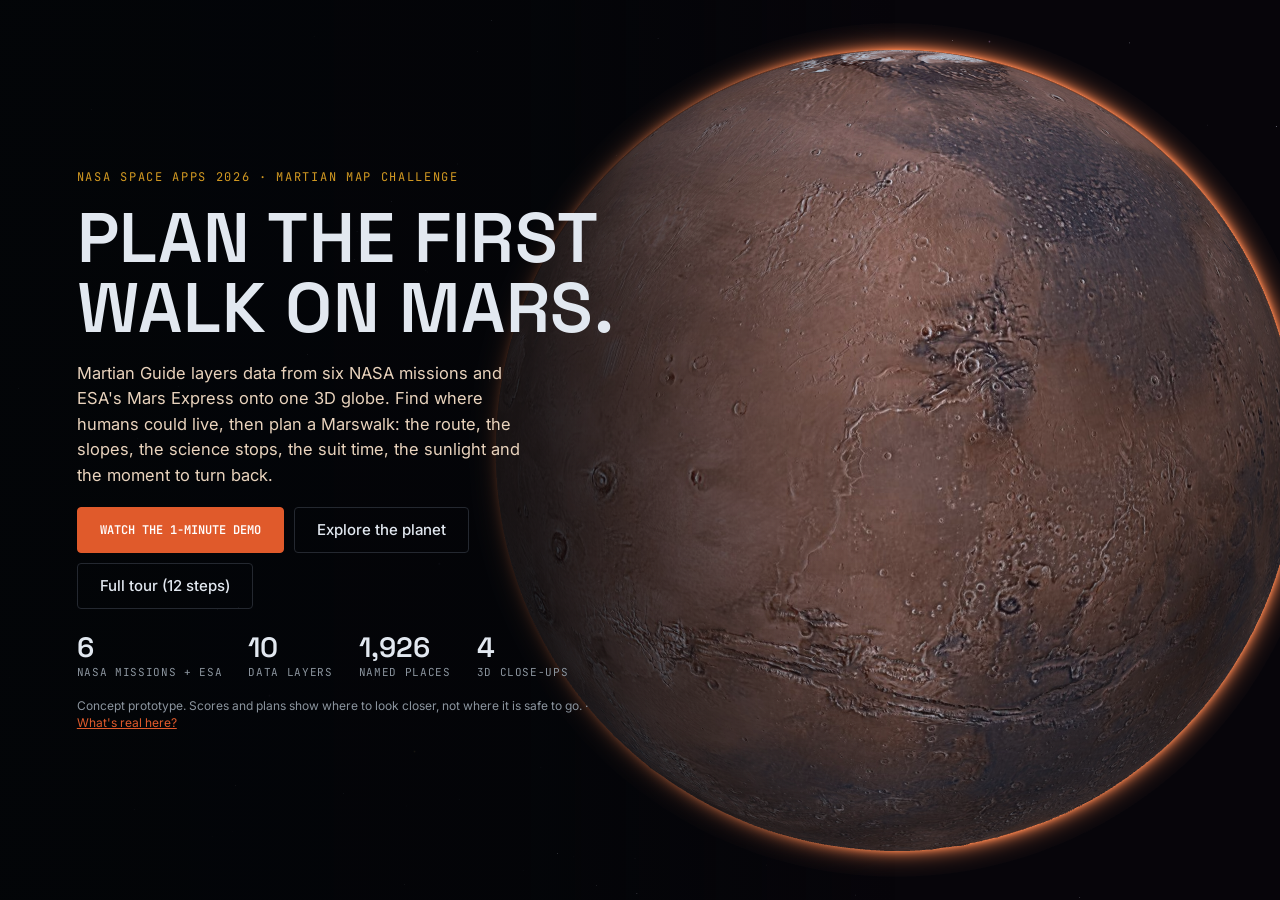
<file: mars-atlas/index.html>
<!DOCTYPE html>
<html lang="en"><head><meta charset="utf-8">
<title>Martian Guide has moved</title>
<meta name="viewport" content="width=device-width,initial-scale=1">
<link rel="canonical" href="https://jeevanxx.github.io/martian-guide/">
<meta http-equiv="refresh" content="0; url=../martian-guide/">
<script>location.replace("../martian-guide/"+location.search+location.hash)</script>
<style>body{background:#0e1013;color:#e2e8f0;font:16px system-ui,sans-serif;display:grid;place-items:center;height:100vh;margin:0}a{color:#e05a2b}</style>
</head><body><p>Mars Atlas is now <b>Martian Guide</b>. Opening <a href="../martian-guide/">jeevanxx.github.io/martian-guide</a>…</p></body></html>
</file>
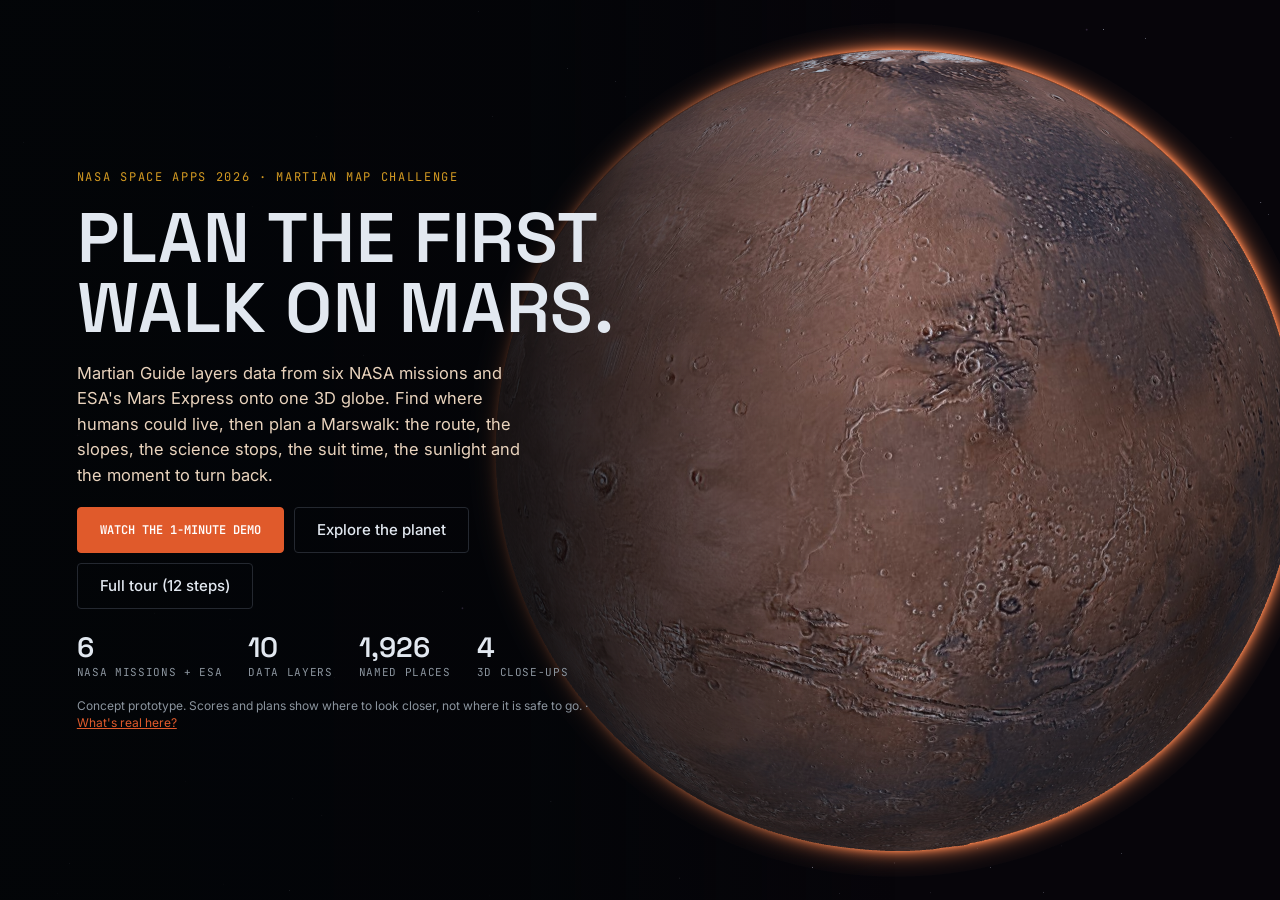
<file: martian-guide-v2/index.html>
<!doctype html><html lang="en"><head><meta charset=utf8>
<base href="/martian-guide/"><meta name=viewport content="width=device-width,initial-scale=1,viewport-fit=cover"><style>:root{color-scheme:light;box-sizing:border-box;padding-top:env(safe-area-inset-top,0px);padding-bottom:env(safe-area-inset-bottom,0px)}html{scroll-padding-top:env(safe-area-inset-top,0px)}body{margin:0;padding:0;font:14px -apple-system,BlinkMacSystemFont,sans-serif;background:#fff;color:#000}img{max-width:100%}[hidden]:not([hidden=until-found i]){display:none!important}</style><link rel="icon" href="data:image/svg+xml,%3Csvg xmlns=%27http://www.w3.org/2000/svg%27 viewBox=%270 0 32 32%27%3E%3Ccircle cx=%2716%27 cy=%2716%27 r=%2713%27 fill=%27%23c1440e%27/%3E%3Cellipse cx=%2716%27 cy=%2716%27 rx=%2715%27 ry=%274%27 fill=%27none%27 stroke=%27%2300f0ff%27 stroke-width=%271.5%27/%3E%3C/svg%3E"></head><body>
<title>Martian Guide</title>
<meta property="og:title" content="Martian Guide: plan the first walk on Mars">
<meta property="og:description" content="Interactive 3D map of Mars built on NASA and ESA data: where humans could live, buried ice, geology and a walk planner with simulated suit oxygen and safe turn-back points. NASA Space Apps 2026 concept prototype.">
<meta property="og:image" content="https://jeevanxx.github.io/martian-guide/og.jpg">
<meta property="og:url" content="https://jeevanxx.github.io/martian-guide/">
<meta property="og:type" content="website">
<meta name="twitter:card" content="summary_large_image">
<meta name="twitter:title" content="Martian Guide: plan the first walk on Mars">
<meta name="twitter:image" content="https://jeevanxx.github.io/martian-guide/og.jpg">

<meta name="description" content="Martian Guide: plan a Marswalk on a 3D Mars built from NASA mission data. NASA Space Apps 2026, Martian Map challenge.">
<link rel="stylesheet" href="https://fonts.googleapis.com/css2?family=Saira+Condensed:wght@600&family=Hanken+Grotesk:ital,wght@0,400;0,500;0,600;1,400;1,500&family=JetBrains+Mono:wght@400;500;600&family=Space+Grotesk:wght@500;600;700&family=Inter:wght@400;500;600&display=swap">
<link rel="stylesheet" href="https://fonts.googleapis.com/css2?family=Material+Symbols+Outlined:opsz,wght,FILL,GRAD@20..48,400,0,0&icon_names=compare_arrows,compress,device_thermostat,explore,forum,health_and_safety,hiking,home,info,layers,more_horiz,photo_library,radiology,route,schedule,straighten,warning,zoom_in_map&display=block">
<style>/* Layout: full-bleed planet with floating glass controls, like a desktop globe viewer; panels become bottom sheets on phones. */
:root{--space:#07050a;--glass:rgba(26,16,19,.88);--glass2:rgba(26,16,19,.7);--line:#4d3631;--sand:#f3e0c8;--dust:#bfa48f;--accent:#56e0cf;--amber:#ffc078;--warn:#ff9466;
--display:"Saira Condensed","Arial Narrow",sans-serif;--body:"Hanken Grotesk",system-ui,sans-serif;--data:"JetBrains Mono",ui-monospace,Menlo,monospace;color-scheme:dark}
html,body{height:100%}
body{background:var(--space);color:var(--sand);font:14px/1.45 var(--body);overflow:hidden}
.atlas{position:relative;height:100%;overflow:hidden}
#globe{position:absolute;inset:0;touch-action:none}
#globe canvas{display:block;width:100%!important;height:100%!important;cursor:grab}#globe canvas:active{cursor:grabbing}
#labels{position:absolute;inset:0;pointer-events:none;overflow:hidden}
button{font:inherit;color:var(--sand);background:var(--glass);border:1px solid var(--line);border-radius:6px;padding:6px 11px;min-height:36px;cursor:pointer}
button:hover{border-color:var(--dust)}button[aria-pressed=true],button[aria-expanded=true]{background:var(--sand);color:var(--space);border-color:var(--sand)}
:focus-visible{outline:2px solid var(--accent);outline-offset:2px}
[hidden]{display:none!important}

/* labels on the globe */
.lab,.site,.rank{position:absolute;left:0;top:0;pointer-events:auto;min-height:0;border:0;background:none;padding:1px 3px;white-space:nowrap;will-change:transform}
.lab{font:12px/1.2 var(--body);color:#fff4e6;text-shadow:0 0 3px #000,0 1px 2px #000,0 0 8px rgba(0,0,0,.7)}
.lab.crater{color:#f1e2d2}
.lab.lg{font-weight:600;font-size:13px}
.lab.area{font-style:italic;color:#f7d9b8}.lab.area.lg{text-transform:uppercase;letter-spacing:.14em;font-weight:500;font-size:12.5px}
.lab:hover{color:var(--accent)}
.site{display:flex;align-items:center;gap:6px;font:12.5px var(--body);color:#fff;text-shadow:0 0 3px #000,0 1px 2px #000;transform-origin:0 0}
.site i{display:block;width:9px;height:9px;border-radius:50%;background:var(--amber);border:2px solid var(--space);margin-left:-6px;box-shadow:0 0 0 1px var(--amber)}
.site em{font-style:normal;color:var(--dust);font-family:var(--data);font-size:11px}
.site:hover span{color:var(--amber)}
.rank{display:grid;place-items:center;width:26px;height:26px;padding:0;border-radius:50%;background:var(--accent);color:var(--space);font:600 13px var(--data);border:2px solid var(--space)}

/* top bar */
.top{position:absolute;top:0;left:0;right:0;display:flex;align-items:center;gap:12px;flex-wrap:wrap;padding-block:12px;padding-left:max(16px,env(safe-area-inset-left,0px));padding-right:max(16px,env(safe-area-inset-right,0px));pointer-events:none;z-index:3}
.top>*{pointer-events:auto}
.brand{display:flex;flex-direction:column;line-height:1.05;background:var(--glass);border:1px solid var(--line);border-radius:10px;padding:5px 11px 6px}
.brand strong{font:600 26px/1 var(--display);letter-spacing:.03em}.brand span{font:11px var(--data);color:var(--warn)}
.search{position:relative;flex:1;max-width:420px;min-width:0}
.search input{width:100%;font:15px var(--body);color:var(--sand);background:var(--glass);border:1px solid var(--line);border-radius:22px;padding:9px 14px 9px 38px;min-height:42px;box-shadow:0 4px 18px rgba(0,0,0,.35)}
.search input::placeholder{color:var(--dust)}
.sicon{position:absolute;left:13px;top:12px;width:18px;height:18px;color:var(--dust)}
#sugg{position:absolute;top:calc(100% + 6px);left:0;right:0;margin:0;padding:4px;list-style:none;background:var(--glass);border:1px solid var(--line);border-radius:10px;box-shadow:0 10px 30px rgba(0,0,0,.45);z-index:5}
#sugg button{width:100%;display:flex;justify-content:space-between;gap:10px;align-items:baseline;border:0;background:none;border-radius:6px;text-align:left;padding:7px 10px}
#sugg li[aria-selected=true] button,#sugg button:hover{background:rgba(243,224,200,.1)}
#sugg small{color:var(--dust);font-size:12px;white-space:nowrap}#sugg .none{padding:8px 10px;color:var(--dust)}
.tools{display:flex;gap:6px;margin-left:auto;flex-wrap:wrap}

/* panels */
.panel{position:absolute;z-index:2;background:var(--glass);border:1px solid var(--line);border-radius:12px;box-shadow:0 12px 36px rgba(0,0,0,.45);padding:14px 16px;display:flex;flex-direction:column;gap:9px;overflow-y:auto;max-height:calc(100% - 140px);-webkit-backdrop-filter:blur(8px);backdrop-filter:blur(8px)}
.panel.left{left:max(16px,env(safe-area-inset-left,0px));top:76px;width:340px}
.panel.right{right:max(16px,env(safe-area-inset-right,0px));top:76px;width:300px}.panel.wide{width:350px}
.phead{display:flex;justify-content:space-between;align-items:flex-start;gap:10px}
h2{margin:0;font:600 21px/1.15 var(--display);letter-spacing:.02em;text-wrap:balance}
h3{margin:4px 0 0;font:600 12px/1.3 var(--display);letter-spacing:.12em;text-transform:uppercase;color:var(--dust)}
.x{min-height:30px;width:30px;padding:0;font-size:19px;line-height:1;flex:none;background:none}
.sub{margin:2px 0 0;color:var(--dust);font-size:13.5px}
.note{margin:0;color:var(--dust);font-size:13px}
.mono{font-family:var(--data);font-size:12.5px;font-variant-numeric:tabular-nums}
.facts{margin:0;display:grid;grid-template-columns:1fr 1fr;gap:8px}.facts dt{font-size:11.5px;color:var(--dust);letter-spacing:.06em;text-transform:uppercase}.facts dd{margin:0;font:13px var(--data);font-variant-numeric:tabular-nums}
.survbox{border-top:1px solid var(--line);padding-top:9px;display:flex;flex-direction:column;gap:7px}
.srow{display:flex;justify-content:space-between;align-items:center}.srow h3{margin:0}
.big{font:600 40px/1 var(--display);color:var(--accent);font-variant-numeric:tabular-nums}
.bars{display:flex;flex-direction:column;gap:5px}
.bar{display:grid;grid-template-columns:100px minmax(0,1fr) 30px;gap:8px;align-items:center;font-size:12.5px}.bar span:first-child{color:var(--dust)}.bar i{display:block;height:6px;background:var(--line);border-radius:3px;overflow:hidden}.bar b{display:block;height:100%;background:var(--accent)}.bar.low b{background:var(--warn)}.bar span:last-child{font:12px var(--data);text-align:right}
.row{display:flex;gap:8px;flex-wrap:wrap}.row button{flex:1}
.seg{display:grid}.seg.two{grid-template-columns:1fr 1fr}.seg.three{grid-template-columns:repeat(3,1fr)}.seg.four{grid-template-columns:repeat(4,1fr)}
.seg button{border-radius:0;padding:6px 4px;font-size:13px}.seg button+button{border-left:0}.seg button:first-child{border-radius:6px 0 0 6px}.seg button:last-child{border-radius:0 6px 6px 0}
.check{display:flex;gap:8px;align-items:center;font-size:13.5px;cursor:pointer}.check input{accent-color:var(--accent);width:16px;height:16px;margin:0}
.sl{display:grid;grid-template-columns:100px minmax(0,1fr) 34px;gap:8px;align-items:center;font-size:12.5px;color:var(--dust)}.sl input{width:100%;accent-color:var(--accent);margin:0}.sl output{font:12px var(--data);text-align:right;color:var(--sand)}
.heat{height:8px;border-radius:2px;background:linear-gradient(90deg,#2b1b4e,#7a2c86,#d9486e,#ffb35c,#fff7c2)}
.scale-w{display:flex;justify-content:space-between;font:11px var(--data);color:var(--dust);margin-top:3px}
details summary{cursor:pointer;color:var(--dust);font-size:13px;margin-top:4px}details[open] summary{margin-bottom:6px}
.src{margin:6px 0 0;padding-left:16px;font-size:12.5px;color:var(--dust)}a{color:var(--accent)}
.best{display:grid;grid-template-columns:auto minmax(0,1fr);gap:12px;align-items:center}.best strong{font:600 18px/1.2 var(--display);display:block}
.sites{list-style:none;margin:0;padding:0}.sites button{width:100%;display:grid;grid-template-columns:20px minmax(0,1fr) auto;gap:8px;text-align:left;background:none;border:0;border-bottom:1px solid var(--line);border-radius:0;padding:5px 0;min-height:34px}.sites button:hover{color:var(--accent)}.sites span:last-child{font:12px var(--data)}
.warn{border:1px solid var(--warn);border-radius:6px;padding:8px 10px;font-size:12.5px;margin:0}

/* map controls and status */
.nav{position:absolute;right:max(16px,env(safe-area-inset-right,0px));bottom:44px;display:flex;flex-direction:column;gap:6px;z-index:2}
.nav button{width:40px;height:40px;padding:0;display:grid;place-items:center;font-size:20px;border-radius:8px}.nav svg{width:19px;height:19px}
.hint{position:absolute;left:50%;bottom:48px;transform:translateX(-50%);background:var(--glass2);border-radius:20px;padding:6px 14px;font-size:13px;color:var(--sand);pointer-events:none;transition:opacity .6s;white-space:nowrap}
.hint.gone{opacity:0}
.status{position:absolute;left:0;right:0;bottom:0;display:flex;gap:18px;align-items:center;background:var(--glass);border-top:1px solid var(--line);font:12px var(--data);color:var(--dust);padding-block:7px;padding-left:max(16px,env(safe-area-inset-left,0px));padding-right:max(16px,env(safe-area-inset-right,0px));padding-bottom:calc(7px + env(safe-area-inset-bottom,0px));white-space:nowrap;overflow:hidden;z-index:2}
#st-cursor{color:var(--sand)}#st-load{color:var(--amber)}.srcl{margin-left:auto;overflow:hidden;text-overflow:ellipsis}

@media(max-width:760px){
  .brand span{display:none}.brand strong{font-size:22px}
  .search{order:3;flex-basis:100%;max-width:none}
  .tools{gap:4px}.tools button{padding:5px 8px;font-size:13px;min-height:34px}
  .panel.left,.panel.right,.panel.wide{left:8px;right:8px;width:auto;top:auto;bottom:36px;max-height:45%;border-radius:12px 12px 0 0}
  .nav{bottom:auto;top:132px}.nav button{width:36px;height:36px}
  .hint{bottom:44px;font-size:12px}
  .status{gap:10px}.srcl{display:none}
}

.chip{display:inline-block;margin:6px 0 0;padding:2px 8px;border:1px solid var(--accent);border-radius:12px;color:var(--accent);font-size:12px}
.places{list-style:none;margin:0;padding:0;display:flex;flex-direction:column;gap:8px}
.places button{width:100%;text-align:left;display:flex;flex-direction:column;gap:3px;padding:10px 12px;background:rgba(243,224,200,.04);border-radius:8px}
.places button:hover{border-color:var(--accent)}.places strong{font:600 17px/1.2 var(--display);letter-spacing:.02em}.places span{font-size:13px;color:var(--sand)}.places small{font:11.5px var(--data);color:var(--dust)}
#m-chart{display:block;width:100%;height:auto;touch-action:none;cursor:crosshair}
#m-chart text{font:10px var(--data);fill:var(--dust)}#m-chart .grid{stroke:var(--line);stroke-width:1}
#m-chart .area{fill:rgba(255,192,120,.18)}#m-chart .line{fill:none;stroke:var(--amber);stroke-width:1.8}
#m-chart .cur{stroke:var(--sand);stroke-width:1;stroke-dasharray:3 3}#m-chart .curt{fill:var(--sand)}
.axis{margin:0;font:11px var(--data);color:var(--dust)}
.facts.three{grid-template-columns:repeat(3,1fr);margin-top:6px}
#tilt{font:600 13px var(--data)}#compass{transition:transform .1s linear}
button:disabled{opacity:.45;cursor:default}
</style>
<style>
/* ===== Premium layer: refined glass, motion, intro, tour, compare ===== */
:root{--glass:linear-gradient(180deg,rgba(36,22,24,.80),rgba(16,10,12,.86));--edge:rgba(255,214,180,.13);--edge2:rgba(255,214,180,.24);--glow:0 18px 50px rgba(0,0,0,.55),inset 0 1px 0 rgba(255,236,214,.07);--coral:#ff7a59;--pink:#ff7aa8;--ease:cubic-bezier(.2,.8,.2,1)}
body{background:radial-gradient(1200px 800px at 70% 40%,#140a0c,#050306 70%)}
.vignette{position:absolute;inset:0;pointer-events:none;z-index:1;background:radial-gradient(120% 90% at 50% 45%,transparent 55%,rgba(3,1,4,.55) 100%)}
button{background:rgba(30,18,20,.72);border:1px solid var(--edge);border-radius:999px;padding:7px 14px;transition:background .2s,border-color .2s,color .2s,transform .15s var(--ease)}
button:hover{border-color:var(--edge2);background:rgba(60,36,36,.75)}
button:active{transform:scale(.97)}
button[aria-pressed=true],button[aria-expanded=true]{background:linear-gradient(135deg,#ffd7a8,#f3e0c8);color:#1a0e0c;border-color:transparent}
.btn-primary{background:linear-gradient(135deg,#ffb36b,#ff7a59);color:#1c0b07;border:0;font-weight:600;box-shadow:0 6px 22px rgba(255,122,89,.35)}
.btn-primary:hover{background:linear-gradient(135deg,#ffc285,#ff8a6c);color:#1c0b07}
.btn-ghost{background:rgba(255,236,214,.06)}
.seg button{border-radius:0}.seg button:first-child{border-radius:999px 0 0 999px}.seg button:last-child{border-radius:0 999px 999px 0}
.panel,.brand,.search input,#sugg,.status,.tourcard{background:var(--glass);border:1px solid var(--edge);box-shadow:var(--glow);-webkit-backdrop-filter:blur(18px) saturate(1.3);backdrop-filter:blur(18px) saturate(1.3)}
.panel{border-radius:18px;padding:16px 18px;animation:rise .35s var(--ease)}
@media(min-width:761px){.panel.left{top:84px}.panel.right{top:84px}}
@keyframes rise{from{opacity:0;transform:translateY(10px) scale(.985)}to{opacity:1;transform:none}}
@media (prefers-reduced-motion:reduce){.panel,.tourcard,.intro *{animation:none!important;transition:none!important}}
h2{font-size:23px}
.brand{flex-direction:row;align-items:center;gap:10px;border-radius:14px;padding:6px 14px 6px 8px}
.brand svg{width:34px;height:34px;flex:none}
.brand div{display:flex;flex-direction:column;line-height:1.05}
.brand strong{font-size:24px;letter-spacing:.06em;text-transform:uppercase;background:linear-gradient(90deg,#fff1e0,#ffc078);-webkit-background-clip:text;background-clip:text;color:transparent}
.brand span{font:10.5px var(--data);color:var(--dust);letter-spacing:.08em;text-transform:uppercase}
.search input{border-radius:999px}
.status{border-radius:0;border-width:1px 0 0}
.big{background:linear-gradient(180deg,#9ff5e9,#56e0cf);-webkit-background-clip:text;background-clip:text;color:transparent}
.bar i{height:7px;border-radius:4px;background:rgba(255,236,214,.08)}.bar b{border-radius:4px;background:linear-gradient(90deg,#2fb6a6,#56e0cf);transition:width .5s var(--ease)}.bar.low b{background:linear-gradient(90deg,#d85a3a,#ff9466)}
.survbox{border-top:1px solid var(--edge)}
.sites button{border-bottom:1px solid var(--edge)}
.warn{border-color:rgba(255,148,102,.5);background:rgba(255,148,102,.07);border-radius:10px}
.nav button{border-radius:12px;background:var(--glass);-webkit-backdrop-filter:blur(14px);backdrop-filter:blur(14px)}
.hint{-webkit-backdrop-filter:blur(10px);backdrop-filter:blur(10px);border:1px solid var(--edge)}
.tools .tour-btn{display:flex;align-items:center;gap:6px}
.tools .tour-btn svg{width:14px;height:14px}

/* score gauge */
.gauge{position:relative;width:74px;height:74px;flex:none;display:grid;place-items:center}
.gauge svg{position:absolute;inset:0;transform:rotate(-90deg)}
.gauge circle{fill:none;stroke-width:6}.gauge .bg{stroke:rgba(255,236,214,.09)}.gauge .fg{stroke:url(#gg);stroke-linecap:round;transition:stroke-dashoffset .7s var(--ease)}
.gauge .big{font-size:30px}

/* mission fit + risks */
.fit{display:flex;flex-direction:column;gap:6px}
.fitrow{display:grid;grid-template-columns:92px minmax(0,1fr) 30px;gap:8px;align-items:center;font-size:12.5px;color:var(--dust)}
.fitrow i{display:block;height:7px;border-radius:4px;background:rgba(255,236,214,.08);overflow:hidden}.fitrow b{display:block;height:100%;border-radius:4px;background:rgba(255,192,120,.55);transition:width .5s var(--ease)}
.fitrow.best{color:var(--sand)}.fitrow.best b{background:linear-gradient(90deg,#ffb36b,#ffc078)}.fitrow span:last-child{font:12px var(--data);text-align:right;color:var(--sand)}
.risks{display:flex;flex-direction:column;gap:5px;margin:0;padding:0;list-style:none}
.risks li{display:flex;gap:8px;align-items:flex-start;font-size:12.5px;line-height:1.35}
.risks li::before{content:"";flex:none;width:8px;height:8px;margin-top:4px;border-radius:50%;background:var(--amber)}
.risks li.hi::before{background:var(--coral);box-shadow:0 0 8px var(--coral)}.risks li.ok::before{background:var(--accent)}
.sec{border-top:1px solid var(--edge);padding-top:9px;display:flex;flex-direction:column;gap:7px}

/* intro */
.intro{position:absolute;inset:0;z-index:20;display:flex;align-items:center;padding:0 max(6vw,24px);background:linear-gradient(90deg,rgba(5,3,6,.92) 0%,rgba(5,3,6,.72) 38%,rgba(5,3,6,0) 70%);transition:opacity .9s var(--ease),visibility .9s}
.intro.out{opacity:0;visibility:hidden;pointer-events:none}
.intro-in{max-width:540px;display:flex;flex-direction:column;gap:18px}
.intro .kick{font:12px var(--data);letter-spacing:.18em;text-transform:uppercase;color:var(--amber);animation:fade 1s .2s both}
.intro h1{margin:0;font:600 clamp(42px,6.4vw,78px)/.95 var(--display);letter-spacing:.01em;text-wrap:balance;background:linear-gradient(180deg,#fff6ea 30%,#ffb987);-webkit-background-clip:text;background-clip:text;color:transparent;animation:fade 1.1s .35s both}
.intro p{margin:0;font-size:16.5px;line-height:1.55;color:#e9d3bd;max-width:470px;animation:fade 1.1s .5s both}
.intro .cta{display:flex;gap:10px;flex-wrap:wrap;animation:fade 1.1s .65s both}.intro .cta button{min-height:46px;padding:10px 22px;font-size:15px}
.stats{display:flex;gap:26px;flex-wrap:wrap;margin-top:6px;animation:fade 1.1s .8s both}
.stats div{display:flex;flex-direction:column}.stats b{font:600 28px/1 var(--display);color:var(--sand)}.stats span{font:11px var(--data);color:var(--dust);letter-spacing:.06em;text-transform:uppercase;margin-top:4px}
.intro small{font-size:12px;color:var(--dust);animation:fade 1.1s .95s both}
@keyframes fade{from{opacity:0;transform:translateY(14px)}to{opacity:1;transform:none}}
.chrome{transition:opacity .8s var(--ease)}.pre .chrome{opacity:0;pointer-events:none}

/* guided tour */
.tourcard{box-sizing:border-box;position:absolute;z-index:6;left:0;right:0;margin:0 auto;bottom:52px;width:min(560px,calc(100% - 32px));border-radius:20px;padding:18px 20px 14px;display:flex;flex-direction:column;gap:9px;animation:rise .4s var(--ease)}
.tourcard .tk{display:flex;justify-content:space-between;align-items:center;font:11.5px var(--data);letter-spacing:.14em;text-transform:uppercase;color:var(--amber)}
.tourcard h2{font-size:26px}
.tourcard p{margin:0;font-size:14.5px;line-height:1.5;color:#efdcc8}
.tourcard p b{color:#fff;font-weight:600}
.tprog{height:3px;border-radius:2px;background:rgba(255,236,214,.1);overflow:hidden}.tprog i{display:block;height:100%;background:linear-gradient(90deg,#ffb36b,#ff7a59);transition:width .5s var(--ease)}
.tbtns{display:flex;gap:8px;align-items:center}.tbtns .sp{flex:1}
.tdots{display:flex;gap:5px}.tdots i{width:6px;height:6px;border-radius:50%;background:rgba(255,236,214,.18)}.tdots i.on{background:var(--amber)}
.touring .hint{display:none}
@media(max-width:1420px){.touring .panel{max-height:calc(100% - 330px)}}

/* compare */
.panel.cmpw{width:440px}
#cmp-radar{display:block;width:100%;max-width:320px;margin:0 auto;height:auto}
#cmp-radar text{font:10.5px var(--body);fill:var(--dust)}#cmp-radar .ax{stroke:var(--edge2);stroke-width:1}#cmp-radar .rg{fill:none;stroke:rgba(255,214,180,.1)}
.legend{display:flex;flex-direction:column;gap:6px}
.lg{display:grid;grid-template-columns:12px minmax(0,1fr) auto 28px;gap:8px;align-items:center;font-size:13px}
.lg .sw{width:12px;height:12px;border-radius:3px}.lg strong{font-weight:600;white-space:nowrap;overflow:hidden;text-overflow:ellipsis}.lg em{font:normal 11.5px var(--data);color:var(--dust)}
.lg button{min-height:26px;width:26px;padding:0;font-size:15px;line-height:1;background:none}
.ctab{width:100%;border-collapse:collapse;font-size:12.5px}
.ctab th,.ctab td{padding:5px 4px;border-bottom:1px solid var(--edge);text-align:right;font-variant-numeric:tabular-nums}
.ctab th:first-child,.ctab td:first-child{text-align:left;color:var(--dust);font-weight:400}
.ctab thead th{font:600 11px var(--data);color:var(--sand);letter-spacing:.04em}
.ctab td{font-family:var(--data)}.ctab td.win{color:var(--accent);font-weight:600}
.ctab tr.grp td{color:var(--amber);font:600 11px var(--display);letter-spacing:.14em;text-transform:uppercase;padding-top:10px;text-align:left}
.verdict{margin:0;padding:10px 12px;border-radius:12px;background:rgba(86,224,207,.07);border:1px solid rgba(86,224,207,.25);font-size:13px;line-height:1.45}
.empty{color:var(--dust);font-size:13px;margin:0}
.toast{position:absolute;left:50%;top:84px;transform:translateX(-50%);z-index:8;background:var(--glass);border:1px solid var(--edge2);border-radius:999px;padding:8px 16px;font-size:13px;box-shadow:var(--glow);transition:opacity .4s;pointer-events:none}
.toast.gone{opacity:0}

@media(max-width:760px){
  .brand span{display:none}.brand svg{width:28px;height:28px}.brand strong{font-size:19px}
  .panel.cmpw{width:auto}
  .intro{align-items:flex-end;padding:0 20px 40px;background:linear-gradient(0deg,rgba(5,3,6,.95) 0%,rgba(5,3,6,.75) 55%,rgba(5,3,6,.1) 100%)}
  .intro p{font-size:15px}.stats{gap:18px}.stats b{font-size:22px}
  .tourcard{bottom:34px;width:calc(100% - 16px);padding:14px 16px 12px}.tourcard h2{font-size:21px}.tourcard p{font-size:13.5px}
  .touring .panel{display:none!important}
  .tools{order:4;flex:1 1 100%;flex-wrap:nowrap;overflow-x:auto;margin-left:0;scrollbar-width:none;padding-bottom:2px}.tools::-webkit-scrollbar{display:none}.tools button{flex:none}
  .tdots{display:none}.tbtns{gap:6px}.tbtns button{padding:6px 12px}
  .nav{top:176px;gap:4px}.nav button{width:34px;height:34px}
  .toast{top:176px}
}
</style>
<style>
/* ===== Marswalk layer ===== */
.more{position:relative}.tools button{white-space:nowrap}.menu{position:absolute;right:0;top:calc(100% + 6px);display:flex;flex-direction:column;gap:4px;padding:6px;min-width:190px;background:var(--glass);border:1px solid var(--edge);border-radius:16px;box-shadow:var(--glow);-webkit-backdrop-filter:blur(18px);backdrop-filter:blur(18px);z-index:9}
.menu button{text-align:left;border-radius:10px;background:none;border-color:transparent}.menu button:hover{background:rgba(255,236,214,.08)}
@media(max-width:760px){.menu{position:fixed;right:8px;top:128px}}

.panel.walkp{width:392px}
@media(min-width:761px){.panel.walkp{top:84px;max-height:calc(100% - 132px)}}
.ovgrid{display:grid;grid-template-columns:repeat(4,1fr);gap:5px}
.ovgrid button{padding:5px 4px;font-size:12.5px;min-height:32px}
.ovgrid button small{display:block;font:10px var(--data);opacity:.7;letter-spacing:.02em}
.presets{display:grid;grid-template-columns:1fr 1fr;gap:6px}
.presets button{text-align:left;border-radius:14px;padding:8px 11px;display:flex;flex-direction:column;gap:2px;line-height:1.25}
.presets button b{font:600 15px/1.15 var(--display);letter-spacing:.02em}.presets button span{font-size:11.5px;color:var(--dust)}
.presets button[aria-pressed=true] span{color:#4a2a20}
.wsum{display:grid;grid-template-columns:repeat(3,1fr);gap:8px;border-top:1px solid var(--edge);padding-top:10px}
.wsum>div{display:flex;flex-direction:column;gap:2px}
.wsum b{font:600 25px/1 var(--display);font-variant-numeric:tabular-nums;color:var(--sand)}
.wsum span{font:10.5px var(--data);letter-spacing:.06em;text-transform:uppercase;color:var(--dust)}
.suit{grid-column:1/-1;display:flex;flex-direction:column;gap:5px}
.suitbar{position:relative;height:12px;border-radius:6px;background:rgba(255,236,214,.08);overflow:hidden}
.suitbar i{position:absolute;top:0;bottom:0;left:0;border-radius:6px;background:linear-gradient(90deg,#2fb6a6,#56e0cf);transition:width .5s var(--ease)}
.suitbar i.over{background:linear-gradient(90deg,#d85a3a,#ff9466)}
.suitbar em{position:absolute;top:-2px;bottom:-2px;width:2px;background:#ffc078}
.stwarn{background:rgba(255,77,42,.12)!important;border:1px solid rgba(255,77,42,.5)!important;color:#ffb199!important;font:500 11px var(--fm)!important;padding:1px 8px!important;min-height:0!important;border-radius:3px!important;cursor:pointer}.warnlist{position:absolute;left:12px;bottom:34px;z-index:6;max-width:420px;padding:8px 12px;background:rgba(10,16,28,.92);border:1px solid rgba(255,77,42,.5);border-radius:4px;font:12px/1.45 var(--fb);color:#e9eef7}.warnlist p{margin:3px 0}
.tbadge{display:inline-block;margin:6px 0 0;padding:2px 8px;border:1px solid rgba(0,240,255,.4);border-radius:3px;font:500 11px var(--data);letter-spacing:.06em;color:var(--cy,#00f0ff)}.tcoarse{color:#ffd166!important}
.resrow{display:grid;grid-template-columns:76px minmax(60px,1fr) auto;gap:7px;align-items:center;font:12px var(--data);color:var(--dust);margin:5px 0}.resrow b{color:var(--sand);font-weight:600;white-space:nowrap;font-size:11.5px}.simtag{display:inline-block;font:10.5px var(--data);letter-spacing:.04em;padding:2px 7px;border-radius:9px;border:1px solid rgba(255,192,120,.45);color:#ffc078;margin-bottom:4px}
.cmpt{width:100%;border-collapse:collapse;font:11.5px var(--data);color:var(--dust)}.cmpt th,.cmpt td{padding:4px 3px;white-space:nowrap;text-align:right;border-bottom:1px solid rgba(255,236,214,.07)}.cmpt th:first-child,.cmpt td:first-child{text-align:left;white-space:normal}.cmpt th{font-weight:500;font-size:10.5px;letter-spacing:.04em;text-transform:uppercase}.cmpt tr[data-r]{cursor:pointer}.cmpt tr[data-r]:hover td{color:var(--sand)}.cmpt tr.on td{color:var(--sand);font-weight:600}.cmpt td.cbest{color:#56e0cf}
.suitlab{display:flex;justify-content:space-between;font:11.5px var(--data);color:var(--dust)}
.verdict.bad{background:rgba(255,122,89,.08);border-color:rgba(255,122,89,.35)}
.wlist{list-style:none;margin:0;padding:0;display:flex;flex-direction:column;gap:6px}
.wp{display:grid;grid-template-columns:26px minmax(0,1fr) auto;gap:9px;align-items:start;padding:8px 9px;border:1px solid var(--edge);border-radius:12px;background:rgba(255,236,214,.03)}
.wp.stop{border-color:rgba(255,192,120,.45);background:rgba(255,192,120,.06)}
.wp .pin{position:static;transform:none}
.wp strong{display:block;font:600 15px/1.2 var(--display);letter-spacing:.02em;cursor:pointer}
.wp strong:hover{color:var(--accent)}
.wp small{display:block;font:11px var(--data);color:var(--dust);margin-top:2px}
.wp p{margin:5px 0 0;font-size:12.5px;line-height:1.4;color:#efdcc8}
.obj{list-style:none;margin:6px 0 0;padding:0;display:flex;flex-direction:column;gap:4px}
.obj li{font-size:12px;line-height:1.35;color:var(--sand);padding-left:10px;border-left:2px solid rgba(86,224,207,.5)}
.obj li b{color:var(--accent);font-weight:600}
.wpb{display:flex;flex-direction:column;gap:4px;align-items:flex-end}
.wpb button{min-height:28px;padding:2px 9px;font-size:12.5px}
.wpb select{font:12px var(--data);color:var(--sand);background:rgba(30,18,20,.8);border:1px solid var(--edge);border-radius:8px;padding:3px 4px}
.pin{display:grid;place-items:center;width:24px;height:24px;border-radius:50%;background:var(--sand);color:#1a0e0c;font:600 12px var(--data);border:2px solid #1a0e0c;box-shadow:0 2px 8px rgba(0,0,0,.5)}
.pin.s{background:var(--accent)}.pin.st{background:var(--amber);font-size:13px}.pin.pnr{background:var(--coral);color:#fff;width:auto;padding:0 8px;border-radius:12px;font:600 11px var(--body);white-space:nowrap}
.wpin{position:absolute;left:0;top:0;min-height:0;padding:0;border:0;background:none;pointer-events:auto;will-change:transform}
.wpin .pin{cursor:pointer}
#w-chart,#k-spark{display:block;width:100%;height:auto;touch-action:none}
#w-chart text,#k-spark text{font:10px var(--data);fill:var(--dust)}#w-chart .grid,#k-spark .grid{stroke:var(--edge);stroke-width:1}
#w-chart .area{fill:rgba(86,224,207,.12)}#w-chart .line{fill:none;stroke:var(--accent);stroke-width:1.8}
#w-chart .steep{fill:rgba(255,122,89,.22)}#w-chart .dark{fill:rgba(40,40,90,.35)}
#w-chart .stopl{stroke:var(--amber);stroke-width:1.2;stroke-dasharray:3 3}#w-chart .stopt{fill:var(--amber);font-size:11px}
#w-chart .pnrl{stroke:var(--coral);stroke-width:1.6}#w-chart .pnrt{fill:var(--coral);font-weight:600}
#w-chart .cur{stroke:var(--sand);stroke-width:1;stroke-dasharray:3 3}#w-chart .curt{fill:var(--sand)}
.wlegend{display:flex;gap:12px;flex-wrap:wrap;font:11px var(--data);color:var(--dust);margin:0}
.wlegend i{display:inline-block;width:10px;height:10px;border-radius:2px;margin-right:5px;vertical-align:-1px}
.armed{outline:2px solid var(--amber);outline-offset:2px}
.kgrid{display:grid;grid-template-columns:1fr 1fr;gap:8px 12px;margin:0}
.kgrid div{display:flex;flex-direction:column}.kgrid dt{font-size:11px;color:var(--dust);letter-spacing:.06em;text-transform:uppercase}.kgrid dd{margin:0;font:14px var(--data);font-variant-numeric:tabular-nums}
.kbig{display:flex;align-items:baseline;gap:10px}.kbig b{font:600 34px/1 var(--display);color:var(--sand)}.kbig span{color:var(--dust);font-size:13px}
.tag{display:inline-block;padding:1px 7px;border-radius:10px;font:11px var(--data);border:1px solid var(--edge2);color:var(--sand)}
.tag.hot{border-color:rgba(255,122,89,.6);color:#ffb39e}.tag.ok{border-color:rgba(86,224,207,.5);color:var(--accent)}
.srcmini{font:11px var(--data);color:var(--dust);margin:0}
.walking #globe canvas{cursor:crosshair}
@media(max-width:760px){.panel.walkp{width:auto}.presets button{padding:7px 10px}.presets button span{font-size:11px}.wsum b{font-size:21px}}

.trek{display:grid;grid-template-columns:1fr 1fr;gap:5px}
.trek button{display:flex;flex-direction:column;align-items:flex-start;gap:1px;text-align:left;border-radius:12px;padding:6px 10px;min-height:0}
.trek button b{font-weight:600;font-size:12.5px;line-height:1.2}.trek button small{font:10px var(--data);opacity:.75}
@media(min-width:761px){#layers.panel{max-height:calc(100% - 132px)}}
.gcard{border:1px solid var(--edge);border-radius:12px;padding:9px 11px;background:rgba(255,236,214,.03);display:flex;flex-direction:column;gap:6px;margin-top:4px}
.gcard .gh{display:flex;gap:9px;align-items:flex-start}.gcard .gh i{flex:none;width:14px;height:14px;border-radius:3px;margin-top:3px;border:1px solid rgba(0,0,0,.4)}
.gcard b{display:block;font-weight:600;font-size:13.5px;color:var(--sand)}.gcard small{display:block;font:11px var(--data);color:var(--dust);margin-top:2px}
.gcard p{margin:0;font-size:12.5px;line-height:1.45;color:#efdcc8}.gq{color:var(--dust)}
.glist{list-style:none;margin:4px 0 0;padding:0;display:flex;flex-direction:column;gap:3px}
.glist li{display:grid;grid-template-columns:12px minmax(0,1fr) auto;gap:7px;align-items:center;font-size:12px}
.glist li>i,.glist button i{width:12px;height:12px;border-radius:2px;display:block}
.glist em{font:normal 11px var(--data);color:var(--dust);white-space:nowrap}
.glist button{grid-column:1/-1;display:grid;grid-template-columns:12px minmax(0,1fr) auto;gap:7px;align-items:center;text-align:left;border-radius:8px;padding:3px 6px;min-height:0;font-size:12px;background:none;border:1px solid transparent}
.glist button[aria-pressed=true]{background:rgba(255,236,214,.12);color:var(--sand);border-color:var(--edge2)}
.glist span{overflow:hidden;text-overflow:ellipsis;white-space:nowrap}
.geo-era button{font-size:12px;padding:5px 2px}
.histbadge{align-self:flex-start;display:inline-block;padding:3px 10px;border-radius:999px;font:600 11px var(--data);letter-spacing:.06em;text-transform:uppercase;color:#1c0b07;background:#ffc078}
.histbadge.prop{background:#c9b8ff}
#rt-wps{display:flex;flex-direction:column;gap:5px}
#rt-wps details{border:1px solid var(--edge);border-radius:10px;padding:6px 9px;background:rgba(255,236,214,.03)}
#rt-wps summary{cursor:pointer;display:flex;justify-content:space-between;gap:8px;align-items:baseline;font-size:13px}#rt-wps summary small{font:11px var(--data);color:var(--dust)}
#rt-wps p{margin:6px 0;font-size:12.5px;line-height:1.45;color:#efdcc8}#rt-wps img{display:block;max-width:100%;border-radius:8px;margin-top:6px}
#rt-wps button{min-height:28px;padding:3px 12px;font-size:12.5px}
.propimg{display:block;width:100%;border-radius:10px;border:1px solid var(--edge)}
.about-in{width:min(760px,100%)}
.about-in h2{margin:0 0 10px}.about-in h3{margin:14px 0 6px}
.ab-tabs{margin-bottom:6px}
.abt{width:100%;border-collapse:collapse;font-size:13px}
.abt th{text-align:left;vertical-align:top;width:30%;padding:7px 10px 7px 0;color:var(--sand);font-weight:600;border-bottom:1px solid var(--edge)}
.abt td{padding:7px 0;color:#efdcc8;line-height:1.45;border-bottom:1px solid var(--edge)}
.abt td small{display:block;font:11px var(--data);color:var(--dust);margin-top:2px}
#ab-earth p{font-size:14px;line-height:1.55;color:#efdcc8}
@media(max-width:760px){.abt th{width:36%}}

.panel.galw{width:460px}
.g-ctl{display:flex;gap:8px;align-items:center;flex-wrap:wrap}
.g-sol{display:flex;align-items:center;gap:4px;font:12px var(--data);color:var(--dust)}
.g-sol input{width:72px;font:14px var(--data);color:var(--sand);background:rgba(30,18,20,.8);border:1px solid var(--edge);border-radius:8px;padding:6px 8px}
.g-sol button{min-height:32px;width:32px;padding:0}
#g-cam{flex:1;min-width:0;font:13px var(--body);color:var(--sand);background:rgba(30,18,20,.8);border:1px solid var(--edge);border-radius:999px;padding:7px 10px}
.g-quick{display:flex;gap:5px;flex-wrap:wrap}.g-quick button{font-size:12px;padding:4px 10px;min-height:28px}
.g-grid{display:grid;grid-template-columns:repeat(3,1fr);gap:6px}
.g-th{position:relative;padding:0;border-radius:10px;overflow:hidden;aspect-ratio:1/1;background:#000;min-height:0;border:1px solid var(--edge)}
.g-th img{width:100%;height:100%;object-fit:cover;display:block}
.g-th span{position:absolute;left:0;right:0;bottom:0;padding:3px 6px;font:10px var(--data);color:#fff;background:linear-gradient(transparent,rgba(0,0,0,.8));text-align:left;white-space:nowrap;overflow:hidden;text-overflow:ellipsis}
.g-th:hover{border-color:var(--accent)}
.lightbox{position:absolute;inset:0;z-index:30;background:rgba(5,3,6,.86);display:grid;place-items:center;padding:20px}
.lb-in{position:relative;width:min(920px,100%);max-height:100%;overflow:auto;background:var(--glass);border:1px solid var(--edge);border-radius:18px;padding:16px 18px;box-shadow:var(--glow)}
.lb-in img{display:block;max-width:100%;max-height:60vh;margin:0 auto;border-radius:10px}
.lb-in .x{position:absolute;right:10px;top:10px;z-index:2;background:rgba(0,0,0,.6)}
.btnlink{display:inline-flex;align-items:center;min-height:36px;padding:7px 14px;border-radius:999px;border:1px solid var(--edge);background:rgba(30,18,20,.72);color:var(--sand);text-decoration:none;font-size:13.5px}
.btnlink:hover{border-color:var(--edge2)}
#i-pers{display:flex;flex-direction:column;gap:6px}#i-pers .note{margin:0}
@media(max-width:760px){.panel.galw{width:auto}.g-grid{grid-template-columns:repeat(3,1fr)}}

.lab.cwp.mini{font-size:0;gap:0}.lab.cwp.mini i{width:8px;height:8px}
.lab.cwp{font:11.5px/1.2 var(--body);color:#ffe2bf;display:flex;align-items:center;gap:5px}.lab.cwp i{width:7px;height:7px;transform:rotate(45deg);background:#ffc078;display:block;border:1px solid #1a0e0c}

.gstrip{display:flex;height:12px;border-radius:4px;overflow:hidden;border:1px solid var(--edge)}

</style>

<div class="atlas">
<div class="vignette"></div>
<div id="globe" role="application" aria-label="3D globe of Mars. Drag to turn it, scroll or pinch to zoom, click a place for details."><div id="labels"></div></div>

<header class="top chrome">
  <div class="brand"><svg viewBox="0 0 40 40" aria-hidden="true"><defs><radialGradient id="lg1" cx=".35" cy=".35" r=".75"><stop offset="0" stop-color="#ffcf9e"/><stop offset=".55" stop-color="#e0703f"/><stop offset="1" stop-color="#5a1f14"/></radialGradient></defs><circle cx="20" cy="20" r="12" fill="url(#lg1)"/><ellipse cx="20" cy="20" rx="18.5" ry="6.5" fill="none" stroke="#56e0cf" stroke-width="1.6" transform="rotate(-22 20 20)" opacity=".9"/><circle cx="35.5" cy="13.6" r="2.2" fill="#56e0cf"/></svg><div><strong>Martian Guide</strong><span>Interplanetary Survival Guide</span><em id="mclk" class="mclk" title="Mars Sol Date and Mars Coordinated Time, calculated with the Mars24 method (Allison &amp; McEwen 2000)"></em></div></div>
  <div class="search">
    <svg class="sicon" viewBox="0 0 20 20" aria-hidden="true"><circle cx="8.5" cy="8.5" r="5.5" fill="none" stroke="currentColor" stroke-width="2"/><path d="M13 13l4.5 4.5" stroke="currentColor" stroke-width="2" stroke-linecap="round"/></svg>
    <input id="q" type="search" placeholder="Search craters, mountains, rovers" autocomplete="off" role="combobox" aria-expanded="false" aria-controls="sugg" aria-autocomplete="list" aria-label="Search places on Mars">
    <ul id="sugg" role="listbox" hidden></ul>
  </div>
  <div class="tools">
    <button id="btn-tour" class="btn-primary tour-btn" aria-label="Guided tour"><svg viewBox="0 0 16 16" aria-hidden="true"><path d="M4 2.5v11l9-5.5z" fill="currentColor"/></svg><span>Guided tour</span></button>
    <button id="btn-walk" aria-expanded="false" aria-controls="walk">Marswalk</button>
    <button id="btn-cond" aria-expanded="false" aria-controls="cond">Conditions</button>
    <button id="btn-places" aria-expanded="false" aria-controls="places">Close-ups</button>
    <button id="btn-surv" aria-expanded="false" aria-controls="surv">Survival analysis</button>
    <button id="btn-cmp" aria-expanded="false" aria-controls="cmp">Compare</button>
    <button id="btn-measure" aria-pressed="false">Measure</button>
    <button id="btn-layers" aria-expanded="false" aria-controls="layers">Layers</button>
  </div>
</header>

<section id="places" class="panel right wide" hidden aria-label="Sharp close-ups">
  <div class="phead"><h2>Sharp close-ups</h2><button class="x" id="p-close" aria-label="Close close-ups">×</button></div>
  <p class="note">These areas have detailed imagery and 200 m terrain. Each one opens in a tilted 3D view.</p>
  <ul id="p-list" class="places"></ul>
</section>

<section id="layers" class="panel right" hidden aria-label="Layers">
  <div class="phead"><h2>Layers</h2><button class="x" id="l-close" aria-label="Close layers">×</button></div>
  <h3>Base map</h3>
  <div class="seg three"><button data-base="viking" aria-pressed="true">Photo</button><button data-base="mola" aria-pressed="false">Elevation</button><button data-base="themis" aria-pressed="false">Infrared</button></div>
  <h3>Overlay</h3>
  <div class="ovgrid"><button data-ov="none" aria-pressed="true">None</button><button data-ov="score" aria-pressed="false">Survival<small>model</small></button><button data-ov="water" aria-pressed="false">Ice<small>SWIM + Odyssey</small></button><button data-ov="sun" aria-pressed="false">Sun<small>model</small></button><button data-ov="ti" aria-pressed="false">Firmness<small>MGS TES</small></button><button data-ov="dust" aria-pressed="false">Dust<small>MGS TES</small></button><button data-ov="slope" aria-pressed="false">Steepness<small>MGS MOLA</small></button></div>
  <div id="legend" hidden><div class="heat"></div><div class="scale-w"><span id="leg-lo">Low</span><span id="leg-lab"></span><span id="leg-hi">High</span></div><p class="note" id="leg-note"></p><p class="srcmini" id="leg-src"></p></div>
  <h3>Show</h3>
  <label class="check" for="t-auto"><input id="t-auto" type="checkbox" checked> Sharper colour imagery when zoomed (live from Mars Trek)</label>
<label class="check" for="t-names"><input id="t-names" type="checkbox" checked> Place names (IAU)</label>
  <label class="check" for="t-sites"><input id="t-sites" type="checkbox" checked> Landing sites</label>
  <h3>Terrain height</h3>
  <label class="sl" for="relief"><span>Exaggerate</span><input id="relief" type="range" min="1" max="10" step="1" value="2"><output id="relief-o">×2</output></label>
  <details id="about-src"><summary>About this map and sources</summary>
    <p class="note">Detail loads as you zoom: the photo map sharpens to about 1.3 km per pixel, and the four close-up areas to 20–50 m per pixel (100 m in infrared). Heights come from laser altimeter data (about 7 km per sample) and 200 m terrain in close-up areas. A practice build for NASA Space Apps, not an official NASA product.</p>
    <ul class="src">
      <li><a href="https://trek.nasa.gov/mars/" target="_blank" rel="noopener">NASA Mars Trek</a>: Viking MDIM 2.1 colour mosaic, MOLA shaded relief</li>
      <li><a href="https://pds-geosciences.wustl.edu/missions/mgs/megdr.html" target="_blank" rel="noopener">NASA PDS</a>: MGS MOLA elevation</li>
      <li><a href="https://trek.nasa.gov/mars/" target="_blank" rel="noopener">NASA Mars Trek</a>: MRO CTX mosaics of Jezero, Gale, Olympus Mons and Deuteronilus Mensae</li>
      <li><a href="https://astrogeology.usgs.gov/search/map/mars_mgs_mola_mex_hrsc_blended_dem_global_200m" target="_blank" rel="noopener">USGS Astrogeology</a>: HRSC and MOLA blended 200 m terrain (HRSC: ESA/DLR/FU Berlin, ESA Mars Express; MOLA: NASA/GSFC)</li>
      <li><a href="https://planetarynames.wr.usgs.gov/" target="_blank" rel="noopener">IAU/USGS Gazetteer</a>: 1,926 feature names</li>
      <li><a href="https://swim.psi.edu/SWIM4MIMProducts.php" target="_blank" rel="noopener">SWIM project</a>: ice consistency maps (60°N to 60°S)</li>
      <li><a href="https://pds-geosciences.wustl.edu/ody/ody-m-grs-5-and-v2/" target="_blank" rel="noopener">Mars Odyssey Neutron Spectrometer, averaged neutron data</a> (NASA PDS Geosciences Node): hydrogen beyond 60°, Mars Years 26–33</li>
      <li><a href="https://trek.nasa.gov/mars/" target="_blank" rel="noopener">NASA Mars Trek</a>: Mars Odyssey THEMIS daytime infrared mosaic (100 m)</li>
      <li><a href="https://trek.nasa.gov/mars/" target="_blank" rel="noopener">NASA Mars Trek</a>: MGS TES thermal inertia (Putzig et al. 2005) and dust cover index (Ruff &amp; Christensen 2002)</li>
      <li><a href="https://mars.nasa.gov/msl/mission/weather/" target="_blank" rel="noopener">NASA Curiosity REMS weather</a>: latest weather reports from Gale crater</li>
      <li><a href="https://www.swri.org/press-release/swri-scientists-publish-first-radiation-measurements-surface-mars" target="_blank" rel="noopener">Hassler et al. 2014 radiation results</a>: Curiosity RAD, 0.67 mSv per day on the surface</li>
      <li><a href="https://www.jpl.nasa.gov/news/nasas-perseverance-rover-captures-view-of-mars-belva-crater/" target="_blank" rel="noopener">Belva crater (JPL)</a>: Perseverance's 2023 view of Belva's layered walls</li>
      <li><a href="https://science.nasa.gov/?p=407443" target="_blank" rel="noopener">Gediz Vallis sulfur (NASA)</a>: Curiosity's 2024 pure sulfur discovery</li>
      <li><a href="https://nssdc.gsfc.nasa.gov/planetary/factsheet/marsfact.html?embed=true" target="_blank" rel="noopener">NASA Mars fact sheet</a>: surface pressure and scale height</li>
    </ul>
  </details>
</section>

<aside id="info" class="panel left" hidden aria-live="polite">
  <div class="phead"><div><h2 id="i-title"></h2><p id="i-sub" class="sub"></p><p id="i-hot" class="chip" hidden></p></div><button class="x" id="i-close" aria-label="Close place details">×</button></div>
  <p id="i-origin" class="note"></p>
  <dl class="facts"><div><dt>Location</dt><dd id="i-coord"></dd></div><div><dt>Elevation</dt><dd id="i-elev"></dd></div></dl>
  <div class="survbox">
    <div class="srow"><div><h3>Survival score</h3><span class="note" id="i-mission"></span></div><div class="big" id="i-score"></div></div>
    <div id="i-bars" class="bars"></div><p id="i-note" class="note"></p>
  </div>
  <div id="i-fit" class="sec" hidden></div>
  <div id="i-risk" class="sec" hidden></div>
  <div class="row"><button id="i-zoom">Zoom in</button><button id="i-cmp" class="btn-primary">+ Compare</button><button id="i-surv">Weights</button></div>
</aside>

<aside id="surv" class="panel right wide" hidden aria-label="Survival analysis">
  <div class="phead"><h2>Where could humans survive?</h2><button class="x" id="s-close" aria-label="Close survival analysis">×</button></div>
  <h3>Mission</h3>
  <div class="seg three mission"><button data-m="base">First base</button><button data-m="solar">Solar camp</button><button data-m="science">Science</button></div>
  <h3>Best place for this mission</h3>
  <div class="best"><div class="big" id="best-score"></div><div><strong id="best-name"></strong><span class="mono" id="best-coord"></span></div></div>
  <ol class="sites" id="sites"></ol>
  <h3>What matters most?</h3>
  <div id="sliders" class="bars"></div>
  <p class="warn">A concept model, not a NASA recommendation. Ice data shows where ice is likely, not proven. A high score means "look closer", not "safe to land".</p>
</aside>

<aside id="measure" class="panel left" hidden aria-live="polite">
  <div class="phead"><h2>Distance and height</h2><button class="x" id="m-done" aria-label="Stop measuring">×</button></div>
  <div class="big" id="m-total">—</div>
  <p class="note" id="m-help"></p>
  <div id="m-prof" hidden>
    <h3>Elevation along the path</h3>
    <svg id="m-chart" viewBox="0 0 320 150" role="img" aria-label="Elevation profile along the measured path. Point at it to see each spot on the globe."></svg>
    <p class="axis">Distance (km) · Elevation (m)</p>
    <dl id="m-stats" class="facts three"></dl>
  </div>
  <p class="note">Distances follow the shortest path over the surface. Heights use the real terrain, not the exaggerated view.</p>
  <div class="row"><button id="m-undo">Undo point</button><button id="m-clear">Clear</button></div>
</aside>

<div class="nav chrome">
  <button id="zin" aria-label="Zoom in">+</button>
  <button id="zout" aria-label="Zoom out">−</button>
  <button id="home" aria-label="Reset view"><svg viewBox="0 0 20 20" aria-hidden="true"><path d="M3 9.5L10 3l7 6.5M5.5 8v8.5h9V8" fill="none" stroke="currentColor" stroke-width="1.8" stroke-linejoin="round"/></svg></button>
  <button id="tilt" aria-pressed="false" aria-label="3D tilted view">3D</button>
  <button aria-label="Point north"><svg id="compass" viewBox="0 0 20 20" aria-hidden="true"><path d="M10 2.5l3.2 7.5H6.8z" fill="#ff9466"/><path d="M10 17.5l3.2-7.5H6.8z" fill="currentColor" opacity=".55"/></svg></button>
  <button id="spin" aria-pressed="true" aria-label="Auto spin"><svg viewBox="0 0 20 20" aria-hidden="true"><path d="M16 10a6 6 0 1 1-2-4.5M16 3.5v3.5h-3.5" fill="none" stroke="currentColor" stroke-width="1.8" stroke-linecap="round" stroke-linejoin="round"/></svg></button>
</div>
<div id="hint" class="hint chrome" role="complementary" aria-label="How to move the globe">Drag to move · Right-drag or Shift-drag to tilt and turn · Scroll to zoom · Click a place</div>


<aside id="cmp" class="panel right cmpw" hidden aria-label="Compare places">
  <div class="phead"><div><h2>Compare places</h2><p class="sub">Up to three places, side by side</p></div><button class="x" id="c-close" aria-label="Close compare">×</button></div>
  <div id="cmp-body"></div>
  <p class="warn">A concept model, not a NASA recommendation. Use it to decide where to look closer.</p>
</aside>


<aside id="walk" class="panel left walkp" hidden aria-label="Marswalk planner">
  <div class="phead"><div><h2>Plan a Marswalk</h2><p class="sub">Pick a route or click Mars to drop waypoints. Mark science stops with ★.</p></div><button class="x" id="w-close" aria-label="Close Marswalk planner">×</button></div>
  <div class="presets">
    <button data-preset="jezero" aria-pressed="false"><b>Jezero crater</b><span>On foot to Belva crater's rim</span></button>
    <button data-preset="gale" aria-pressed="false"><b>Gale crater</b><span>Rover run to Gediz Vallis</span></button>
  </div>
  <div class="seg two" id="w-mode"><button data-mode="foot" aria-pressed="true">On foot</button><button data-mode="rover" aria-pressed="false">With a rover</button></div>
  <div class="row" style="align-items:center;gap:14px"><label class="check" for="w-ret"><input id="w-ret" type="checkbox" checked> Return to start</label><label class="check" for="w-route" title="How the planner picks the path between your points">Path <select id="w-route"><option value="safe" selected>Safest terrain</option><option value="fast">Fastest</option><option value="eco">Resource-saving</option><option value="straight">Straight line</option></select></label><button id="w-arm" aria-pressed="false" style="flex:none;margin-left:auto">★ Next click is a stop</button></div>
  <div id="w-sum" class="wsum"></div>
  <div id="w-verdict"></div>
  <button id="w-debrief" class="btn-primary" type="button" style="width:100%;margin:8px 0 4px" hidden>Generate mission debrief</button>
  <div id="w-res" class="sec" hidden></div>
  <div id="w-cmp" class="sec" hidden></div>
  <div id="w-flags" class="sec" hidden></div>
  <div id="w-prof" class="sec" hidden>
    <h3>Route profile</h3>
    <svg id="w-chart" viewBox="0 0 340 170" role="img" aria-label="Elevation along the Marswalk route, with steep sections, science stops and the turn-back point marked. Point at it to see each spot on the globe."></svg>
    <p class="wlegend"><span><i style="background:rgba(255,122,89,.5)"></i>Steeper than your limit</span><span><i style="background:rgba(70,70,150,.7)"></i>After sunset</span><span><i style="background:#ffc078"></i>Science stop</span></p>
  </div>
  <div class="sec"><h3>Waypoints and science stops</h3><ol id="w-list" class="wlist"></ol><p class="note" id="w-empty"></p></div>
  <details class="sec" id="w-assume"><summary>Planning assumptions (change them)</summary>
    <div class="bars">
      <label class="sl" for="a-date"><span>Walk date</span><input id="a-date" type="date" style="font:12px var(--data);color:var(--sand);background:none;border:1px solid var(--edge);border-radius:6px;padding:3px"><output></output></label>
      <label class="sl" for="a-start"><span>Start (Mars time)</span><input id="a-start" type="range" min="6" max="15" step=".5"><output id="a-start-o"></output></label>
      <label class="sl" for="a-suit"><span>Suit time</span><input id="a-suit" type="range" min="4" max="10" step=".5"><output id="a-suit-o"></output></label>
      <label class="sl" for="a-res"><span>Safety reserve</span><input id="a-res" type="range" min="0" max="3" step=".25"><output id="a-res-o"></output></label>
      <label class="sl" for="a-pace"><span>Suit walking pace</span><input id="a-pace" type="range" min=".3" max="1" step=".05"><output id="a-pace-o"></output></label>
      <label class="sl" for="a-rover"><span>Rover speed</span><input id="a-rover" type="range" min="3" max="15" step="1"><output id="a-rover-o"></output></label>
      <label class="sl" for="a-slope"><span>Slope limit</span><input id="a-slope" type="range" min="8" max="30" step="1"><output id="a-slope-o"></output></label>
      <label class="sl" for="a-body"><span>Astronaut mass</span><input id="a-body" type="range" min="50" max="110" step="1"><output id="a-body-o"></output></label>
      <label class="sl" for="a-load"><span>Suit + pack mass</span><input id="a-load" type="range" min="20" max="90" step="1"><output id="a-load-o"></output></label>
      <label class="sl" for="a-suitW"><span>Suit electronics</span><input id="a-suitW" type="range" min="50" max="300" step="10"><output id="a-suitW-o"></output></label>
      <label class="sl" for="a-rovKWh"><span>Rover battery</span><input id="a-rovKWh" type="range" min="2" max="20" step=".1"><output id="a-rovKWh-o"></output></label>
    </div>
    <p class="note">Resource estimates (simulated, for learning): effort uses the Pandolf load-carrying equation (Pandolf, Givoni &amp; Goldman, 1977) with its weight terms scaled to Mars gravity, and a terrain factor from how firm the ground looks in the thermal-inertia layer. Oxygen assumes 20.1 kJ of energy per litre of O₂. Cooling water assumes 80% of body heat is removed by sublimating water (2.83 MJ/kg). Suit O₂ and water capacity are sized for your suit-time setting at a moderate 350 W work rate. The 8.7 kWh rover battery default matches the Apollo Lunar Roving Vehicle's two 121 Ah, 36 V batteries; rover mass 900 kg, 70% drivetrain efficiency and 200 W electronics are guesses. None of these are real spacesuit or rover specifications.</p>
    <p class="note">Why this walking model: Tobler's hiking function is a standard, well-tested formula for how slope changes human walking speed (fastest on a gentle downhill, slower up or down steep ground). Suits are stiff and heavy, so the default ×0.5 pace (about 2.5 km/h on the flat) is a deliberately cautious guess. Change it to test faster or slower crews. Rover speed is a flat cruise speed, and slopes steeper than your limit are walked. These are planning guesses, not suit or rover specifications.</p><p class="note">Path choices search the terrain between waypoints (20 m terrain at Jezero, 200 m in the other close-ups). <b>Safest terrain</b>: quickest route that stays under your slope limit. <b>Fastest</b>: quickest route, ignoring the slope limit. <b>Resource-saving</b>: uses the least suit oxygen and battery (and rover battery), avoiding steep and soft ground, while staying under the slope limit. <b>Straight line</b>: no search.</p>
  </details>
  <div class="row"><button id="w-undo">Undo point</button><button id="w-clear">Clear</button><button id="w-export">Copy EVA plan</button></div>
  <p class="warn">A concept planner. Terrain is 200 m resolution in the close-up areas and about 7 km elsewhere, so boulders, small scarps and sand ripples don't show. Scout any real route with high-resolution imagery first.</p>
</aside>

<aside id="cond" class="panel right wide" hidden aria-label="Conditions on Mars">
  <div class="phead"><div><h2>Conditions on Mars</h2><p class="sub" id="k-where"></p></div><button class="x" id="k-close" aria-label="Close conditions">×</button></div>
  <div id="k-body"></div>
</aside>

<section id="tour" class="tourcard" hidden aria-live="polite" aria-label="Guided tour">
  <div class="tk"><span id="t-kick"></span><span id="t-step"></span></div>
  <h2 id="t-title"></h2>
  <p id="t-text"></p>
  <div class="tprog"><i id="t-prog"></i></div>
  <div class="tbtns"><button id="t-exit" class="btn-ghost">Exit</button><button id="t-play" class="btn-ghost" aria-pressed="false">Autoplay</button><span class="sp"></span><span class="tdots" id="t-dots"></span><button id="t-back">Back</button><button id="t-next" class="btn-primary">Next</button></div>
</section>

<section id="intro" class="intro" aria-label="Welcome">
  <div class="intro-in">
    <div class="kick">NASA Space Apps 2026 · Martian Map challenge</div>
    <h1>Plan the first walk on Mars.</h1>
    <p>Martian Guide layers data from six NASA missions and ESA's Mars Express onto one 3D globe. Find where humans could live, then plan a Marswalk: the route, the slopes, the science stops, the suit time, the sunlight and the moment to turn back.</p>
    <div class="cta"><button id="go-tour" class="btn-primary">Start the guided tour</button><button id="go-explore" class="btn-ghost">Explore the planet</button></div>
    <div class="stats"><div><b>6</b><span>NASA missions + ESA</span></div><div><b>10</b><span>Data layers</span></div><div><b>1,926</b><span>Named places</span></div><div><b>4</b><span>3D close-ups</span></div></div>
    <small>Concept prototype. Scores and plans show where to look closer, not where it is safe to go.</small>
  </div>
</section>
<nav class="sitebar chrome" aria-label="Jump to a famous place"><span>Jump to</span><button data-jf="Olympus Mons">Olympus Mons</button><button data-jf="Valles Marineris">Valles Marineris</button><button data-jh="gale">Gale crater</button><button data-js="Perseverance">Perseverance</button><button data-jf="Hellas Planitia">Hellas Planitia</button></nav>
<footer class="status chrome">
  <span id="st-cursor">Point at Mars to read coordinates</span><script>if(matchMedia("(pointer: coarse)").matches)document.getElementById("st-cursor").textContent="Tap Mars to read coordinates"</script>
  <span id="st-alt"></span>
  <span id="st-load" hidden></span>
  <span id="st-src" class="srcl"></span>
</footer>
</div>

<script src="vendor/three.min.js"></script>
<script>
// three.js: our own copy first, the public CDN only as a backup
if(!window.THREE)document.write('<script src="https://cdnjs.cloudflare.com/ajax/libs/three.js/r128/three.min.js" integrity="sha384-CI3ELBVUz9XQO+97x6nwMDPosPR5XvsxW2ua7N1Xeygeh1IxtgqtCkGfQY9WWdHu" crossorigin="anonymous"><\/script>');
</script>
<script>
// If the browser can't run the 3D globe (no WebGL, or three.js didn't load), show a clear message with a flat map
// and stop the rest of the page from running, instead of a black screen with errors.
(function(){let why="";
 if(!window.THREE)why="The 3D engine (three.js) didn't load. Check your connection and reload.";
 else{try{const c=document.createElement("canvas");if(!(window.WebGLRenderingContext&&(c.getContext("webgl2")||c.getContext("webgl")||c.getContext("experimental-webgl"))))why="Your browser or device has 3D graphics (WebGL) turned off or unsupported."}catch(e){why="Your browser or device has 3D graphics (WebGL) turned off or unsupported."}}
 window.__fail=function(why){window.__noGL=why;
 document.write(`<style>body>*:not(#nogl){display:none!important}#nogl{position:fixed;inset:0;overflow:auto;background:#030508;color:#e9eef7;font:15px/1.55 system-ui,sans-serif;padding:24px;box-sizing:border-box}#nogl h1{font:600 22px system-ui;letter-spacing:.08em;text-transform:uppercase;margin:0 0 8px}#nogl img{width:100%;max-width:1100px;display:block;margin:16px 0;border:1px solid rgba(255,255,255,.15)}#nogl a{color:#00f0ff}</style>
<div id="nogl" role="alert"><h1>Martian Guide</h1><p><b>Your browser can't show the 3D globe.</b> ${why}</p><p>Try a recent Chrome, Edge, Firefox or Safari with hardware acceleration on. Meanwhile, here is the flat Viking colour map of Mars that the globe uses (NASA/USGS Viking MDIM 2.1).</p><img src="tiles/base/viking.jpg" alt="Flat map of all of Mars, Viking orbiter colour mosaic"><p><a href="https://github.com/jeevanxx/jeevanxx.github.io/tree/main/martian-guide#readme">Read about Martian Guide and its data</a></p></div><plaintext style="display:none">`)};if(why)window.__fail(why)})();
</script>
<script>
// One visible notice per dataset that fails to load (instead of failing silently). Listed in the footer; tap to see them.
(function(){const fit=()=>{const t=document.querySelector('.tools');if(!t)return;t.classList.toggle('ovf',t.scrollWidth>t.clientWidth+2);t.classList.toggle('end',t.scrollLeft+t.clientWidth>=t.scrollWidth-4)};addEventListener('resize',fit);addEventListener('load',fit);document.addEventListener('scroll',fit,true);setTimeout(fit,1500)})();
window.dataWarn=(function(){const seen=new Set();return function(msg){if(seen.has(msg))return;seen.add(msg);
 let b=document.getElementById("st-warn"),box=document.getElementById("warn-list");const f=document.querySelector("footer.status");if(!f)return;
 if(!b){b=document.createElement("button");b.id="st-warn";b.type="button";b.className="stwarn";b.setAttribute("aria-controls","warn-list");b.setAttribute("aria-expanded","false");f.insertBefore(b,document.getElementById("st-src"));
  box=document.createElement("div");box.id="warn-list";box.className="warnlist";box.setAttribute("role","status");box.hidden=true;f.parentNode.insertBefore(box,f);
  b.onclick=()=>{box.hidden=!box.hidden;b.setAttribute("aria-expanded",String(!box.hidden))}}
 box.insertAdjacentHTML("beforeend","<p></p>");box.lastChild.textContent=msg;b.textContent="⚠ "+seen.size+(seen.size===1?" dataset didn't load":" datasets didn't load");
 if(typeof toast==="function")try{toast(msg)}catch(e){}}})();
</script>
<script src="data/grids.js"></script>
<script>if(!window.__noGL&&typeof F_ELEV==="undefined")window.__fail("Martian Guide's built-in map data (data/grids.js) didn't load. Check your connection and reload.")</script>
<script>const dec=(s,T)=>{const b=Uint8Array.from(atob(s),c=>c.charCodeAt(0));return new T(b.buffer)};
const EL=dec(F_ELEV,Int16Array),ICE=dec(F_ICE,Int8Array),SLOPE=dec(F_SLOPE,Uint8Array),VAR=dec(F_VAR,Uint8Array);
const CW=720,CH=360,N=CW*CH,R=3389.5,clamp=x=>Math.min(1,Math.max(0,x));
const KEYS=["water","landing","flat","sun","variety"],NAMES={water:"Water ice",landing:"Thick air",flat:"Flat ground",sun:"Sunlight",variety:"Terrain variety"};
const sunMax=Math.max(...SUN),sunMin=SUN[180]*.45;
const f={water:new Float32Array(N),landing:new Float32Array(N),flat:new Float32Array(N),sun:new Float32Array(N),variety:new Float32Array(N)};
for(let i=0;i<N;i++){const r=Math.floor(i/CW);f.water[i]=ICE[i]===-128?-1:clamp(ICE[i]/80);f.landing[i]=clamp((2000-EL[i])/4000);f.flat[i]=clamp((2-SLOPE[i]/50)/1.7);f.sun[i]=clamp((SUN[r]-sunMin)/(sunMax-sunMin));f.variety[i]=clamp(VAR[i]*10/800)}
// Ice beyond SWIM's 60°N-60°S coverage: Mars Odyssey Neutron Spectrometer (PDS ODY-M-GRS-5-AND v2, corrected epithermal counts,
// averaged over local-summer seasons of Mars Years 26-33). Fewer epithermal neutrons = more hydrogen. Turned into a hydrogen index
// (0 = as dry as typical mid-latitudes, 1 = as hydrogen-rich as the polar caps), then matched to the SWIM scale where both overlap (47.5-57.5°).
const POLAR_ICE=[1,1,1,1,1,1,1,1,1,1,1,1,1,1,1,1,1,1,1,1,1,1,1,1,1,1,1,1,1,1,1,1,1,1,1,1,1,1,1,1,1,1,1,1,1,1,1,1,1,1,1,1,1,1,1,1,1,1,1,1,1,1,1,1,1,1,1,1,1,1,1,1,1,1,1,1,1,1,1,1,1,1,1,1,1,1,1,1,1,1,1,1,1,1,1,1,1,1,1,1,1,1,1,1,1,1,1,1,1,1,1,1,1,1,1,1,1,1,1,1,1,1,1,1,1,1,1,1,1,1,1,1,1,1,1,1,1,1,1,1,1,1,1,1,1,1,1,1,1,1,1,1,1,1,1,1,1,1,1,1,1,1,1,1,1,1,1,1,1,1,1,1,1,1,1,1,1,1,1,1,1,1,1,1,1,1,1,1,1,1,1,1,1,1,1,1,1,1,1,1,1,1,1,1,1,1,1,1,1,1,1,1,1,1,1,1,1,1,1,1,1,1,1,1,1,1,1,1,1,1,1,1,1,1,1,1,1,1,1,1,1,1,1,1,1,1,1,1,1,1,1,1,1,1,1,1,1,1,1,1,1,1,1,1,1,1,1,1,1,1,1,1,1,1,.98,.94,.91,.90,.91,.90,.93,.94,.98,1,1,1,1,1,1,1,1,1,1,1,1,1,1,1,1,1,1,1,1,1,1,1,1,1,1,1,1,1,1,1,1,1,1,1,1,1,1,1,1,1,1,1,1,1,1,1,1,1,1,1,1,1,1,1,1,1,1,1,1,1,1,.97,.92,.86,.83,.82,.81,.80,.82,.85,.89,.91,.98,1,1,1,.99,.99,.99,1,.99,.97,.94,.93,.91,.90,.90,.88,.86,.86,.87,.85,.87,.87,.90,.93,.94,.95,.97,.97,.97,.97,.98,.99,1,1,1,1,.99,.99,.99,1,1,1,1,1,1,1,1,1,1,1,1,1,1,1,1,1,1,1,1,1,.95,.88,.82,.77,.72,.70,.70,.70,.70,.73,.75,.79,.87,.90,.94,.97,.84,.83,.81,.78,.75,.72,.70,.69,.69,.65,.64,.64,.61,.62,.61,.59,.58,.60,.63,.69,.73,.74,.77,.77,.80,.82,.84,.88,.89,.88,.88,.87,.85,.84,.83,.84,.86,.91,.94,.98,1,1,1,1,1,1,1,1,1,1,1,1,1,.99,.93,.84,.78,.72,.66,.60,.54,.50,.46,.48,.50,.53,.59,.64,.70,.74,.78,.81,.65,.65,.63,.57,.53,.50,.48,.46,.45,.41,.40,.40,.40,.40,.40,.40,.40,.40,.40,.42,.48,.51,.53,.59,.62,.69,.74,.79,.81,.81,.77,.74,.71,.69,.67,.69,.73,.78,.83,.88,.92,.93,.96,.94,.94,.94,.92,.90,.90,.90,.89,.89,.86,.83,.74,.66,.58,.53,.49,.43,.40,.40,.40,.40,.40,.40,.42,.47,.53,.58,.62,.64,.54,.55,.54,.50,.47,.46,.41,.40,.40,.40,.40,.40,.40,.40,.40,.40,.40,.40,.40,.40,.40,.40,.40,.43,.50,.58,.64,.71,.76,.75,.72,.66,.62,.58,.55,.59,.61,.68,.74,.79,.83,.84,.84,.81,.80,.76,.69,.67,.67,.68,.68,.68,.67,.64,.60,.55,.47,.41,.40,.40,.40,.40,.40,.40,.40,.40,.40,.40,.43,.48,.52,.52,.51,.53,.54,.53,.52,.51,.48,.44,.41,.40,.40,.40,.40,.40,.40,.40,.40,.40,.40,.40,.40,.40,.40,.40,.47,.51,.57,.63,.66,.67,.63,.60,.56,.48,.47,.52,.56,.62,.67,.73,.78,.78,.76,.73,.68,.60,.54,.54,.59,.61,.59,.57,.54,.54,.55,.53,.48,.40,.40,.40,.40,.40,.40,.40,.40,.40,.40,.40,.42,.45,.49,.51,.57,.59,.61,.61,.59,.58,.56,.52,.48,.43,.40,.40,.40,.40,.40,.40,.40,.40,.40,.40,.40,.40,.40,.42,.46,.50,.51,.54,.56,.57,.55,.54,.50,.42,.41,.45,.50,.55,.61,.67,.71,.73,.70,.65,.60,.52,.46,.49,.55,.58,.56,.51,.47,.48,.50,.51,.46,.40,.40,.40,.40,.40,.40,.40,.40,.40,.40,.44,.47,.51,.53,.55,.62,.65,.65,.68,.65,.65,.60,.57,.52,.45,.40,.40,.40,.40,.40,.40,.40,.40,.40,.40,.41,.43,.46,.47,.47,.49,.50,.52,.54,.54,.53,.51,.47,.41,.41,.44,.46,.48,.50,.55,.58,.61,.62,.62,.58,.50,.42,.40,.44,.48,.46,.43,.43,.42,.44,.42,.40,.40,.40,.40,.40,.40,.40,.40,.40,.40,.40,.48,.52,.58,.60,.62,.63,.65,.67,.69,.69,.66,.64,.61,.57,.52,.46,.40,.40,.40,.40,.40,.40,.40,.40,.40,.40,.41,.46,.47,.48,.49,.53,.57,.58,.58,.52,.47,.44,.40,.40,.42,.41,.40,.40,.42,.44,.47,.55,.59,.54,.44,.40,.40,.40,.40,.40,.40,.40,.42,.40,.40,.40,.40,.40,.40,.40,.40,.40,.40,.40,.40,.40,.44,.54,.60,.63,.63,.64,.66,.69,.68,.69,.68,.68,.66,.64,.60,.53,.43,.40,.40,.40,.40,.40,.40,.40,.40,.40,.41,.46,.47,.48,.50,.53,.57,.56,.53,.49,.43,.40,.40,.40,.42,.40,.40,.40,.41,.40,.40,.52,.58,.49,.40,.40,.40,.40,.40,.40,.40,.40,.40,.40,.40,.40,.40,.40,.40,.40,.40,.40,.40,.40,.40,.40,.40,.54,.59,.62,.63,.64,.68,.69,.69,.69,.68,.70,.70,.68,.64,.56,.44,.40,.40,.40,.40,.40,.40,.40,.40,.40,.40,.43,.48,.49,.50,.53,.51,.50,.47,.43,.40,.40,.40,.40,.40,.40,.40,.47,.49,.46,.44,.51,.55,.44,.40,.40,.40,.40,.40,.40,.40,.40,.40,.40,.40,.40,.40,.40,.40,.40,.40,.40,.40,.40,.40,.40,.40,.48,.54,.59,.62,.64,.68,.73,.74,.73,.73,.72,.71,.69,.68,.60,.48,.40,.40,.44,.40,.40,.40,.40,.40,.40,.40,.40,.43,.50,.54,.53,.47,.40,.40,.40,.40,.40,.40,.40,.40,.40,.44,.51,.56,.54,.48,.52,.55,.48,.40,.40,.40,.40,.40,.40,.40,.40,.40,.40,.40,.40,.40,.40,.40,.40,.40,.40,.40,.40,.40,.40,.40,.40,.49,.58,.63,.68,.70,.73,.76,.74,.75,.73,.69,.68,.65,.59,.48,.41,.41,.46,.40,.40,.40,.40,.40,.40,.40,.40,.42,.47,.53,.51,.43,.40,.40,.40,.40,.40,.40,.40,.40,.40,.46,.52,.59,.59,.54,.57,.58,.53,.47,.45,.42,.40,.40,.40,.40,.40,.40,.40,.40,.40,.40,.40,.40,.40,.41,.42,.40,.40,.40,.40,.40,.40,.45,.61,.66,.69,.68,.70,.72,.75,.75,.72,.69,.64,.63,.57,.49,.41,.41,.43,.42,.40,.40,.40,.40,.40,.40,.43,.49,.49,.51,.48,.42,.40,.40,.40,.40,.40,.40,.40,.40,.50,.55,.52,.56,.57,.57,.58,.58,.54,.50,.46,.43,.40,.40,.40,.40,.40,.40,.40,.40,.40,.40,.40,.40,.40,.40,.45,.44,.40,.40,.40,.40,.40,.45,.60,.67,.68,.69,.68,.74,.77,.77,.74,.70,.66,.62,.58,.54,.47,.45,.44,.44,.42,.40,.41,.40,.44,.47,.48,.52,.56,.56,.53,.55,.59,.57,.47,.40,.40,.40,.48,.62,.69,.65,.63,.61,.59,.60,.59,.58,.54,.51,.47,.42,.40,.40,.40,.40,.40,.40,.40,.40,.41,.42,.40,.40,.40,.40,.41,.45,.41,.40,.40,.42,.46,.50,.61,.66,.66,.68,.71,.73,.76,.75,.71,.68,.64,.60,.52,.49,.47,.44,.42,.40,.40,.40,.40,.41,.45,.51,.51,.51,.53,.55,.57,.61,.65,.64,.57,.48,.49,.54,.63,.74,.75,.73,.73,.69,.64,.62,.62,.57,.53,.49,.42,.40,.40,.40,.40,.40,.40,.40,.40,.40,.40,.40,.40,.40,.40,.40,.40,.40,.40,.40,.40,.41,.45,.51,.59,.63,.66,.71,.74,.75,.73,.71,.68,.65,.61,.55,.42,.40,.40,.40,.40,.40,.40,.40,.40,.40,.45,.50,.50,.48,.46,.48,.52,.58,.65,.63,.59,.58,.61,.66,.69,.74,.74,.74,.75,.75,.70,.66,.63,.59,.52,.44,.40,.40,.40,.40,.40,.40,.40,.40,.40,.40,.40,.40,.40,.40,.40,.40,.40,.40,.40,.40,.40,.40,.45,.52,.58,.63,.64,.68,.71,.71,.67,.64,.61,.58,.51,.47,.41,.40,.40,.40,.40,.40,.44,.43,.40,.40,.40,.43,.47,.46,.42,.41,.44,.50,.56,.58,.58,.60,.64,.68,.71,.73,.71,.69,.68,.70,.70,.67,.64,.59,.51,.42,.40,.40,.40,.40,.40,.40,.40,.40,.40,.40,.40,.40,.40,.40,.40,.40,.40,.40,.40,.40,.40,.40,.47,.49,.53,.58,.59,.62,.65,.64,.56,.52,.51,.48,.42,.40,.40,.40,.40,.40,.40,.40,.45,.45,.45,.40,.40,.40,.40,.40,.40,.40,.40,.44,.49,.47,.48,.55,.61,.66,.69,.67,.62,.60,.57,.61,.62,.63,.60,.56,.48,.40,.40,.40,.40,.40,.40,.40,.40,.40,.40,.40,.40,.40,.40,.40,.40,.40,.40,.40,.40,.40,.40,.40,.47,.50,.51,.55,.57,.58,.58,.56,.51,.45,.42,.40,.40,.40,.40,.40,.40,.40,.40,.40,.40,.40,.41,.40,.40,.40,.40,.40,.40,.40,.40,.40,.40,.40,.40,.46,.54,.62,.63,.59,.55,.52,.51,.51,.53,.51,.52,.49,.43,.40,.40,.40,.40,.40,.40,.40,.40,.40,.40,.40,.40,.40,.40,.40,.40,.40,.40,.40,.40,.40,.40,.40,.46,.52,.55,.56,.50,.49,.49,.48,.45,.43,.40,.40,.40,.40,.40,.40,.40,.40,.40,.40,.40,.40,.40,.40,.40,.40,.40,.40,.40,.40,.40,.40,.40,.40,.40,.40,.43,.49,.49,.50,.47,.48,.45,.45,.43,.41,.40,.41,.40,.40,.40,.40,.40,.40,.40,.40,.40,.40,.40,.40,.40,.40,.40,.40,.40,.40,.40,.40,.40,.40,.40,.40,.43,.49,.52,.52,.40,.40,.40,.40,.40,.40,.40,.40,.40,.40,.40,.41,.40,.40,.40,.40,.40,.40,.40,.40,.40,.41,.40,.40,.40,.40,.40,.40,.40,.40,.40,.40,.40,.40,.40,.40,.40,.40,.40,.40,.40,.40,.40,.40,.40,.40,.40,.40,.40,.40,.40,.40,.40,.40,.40,.40,.40,.40,.40,.40,.40,.40,.40,.40,.40,.40,.40,.40,.40,.40,.43,.42,.40,.40,.40,.40,.40,.40,.40,.40,.40,.40,.40,.42,.42,.40,.40,.40,.40,.40,.40,.40,.48,.48,.49,.46,.46,.44,.43,.40,.40,.40,.40,.40,.40,.40,.40,.40,.40,.40,.40,.40,.40,.40,.40,.40,.40,.40,.40,.40,.40,.40,.40,.40,.40,.40,.40,.40,.40,.40,.40,.40,.40,.40,.40,.40,.40,.40,.40,.40,.40,.40,.40,.40,.40,.40,.40,.40,.40,.40,.40,.40,.40,.40,.47,.54,.58,.58,.55,.52,.49,.48,.53,.62,.68,.71,.69,.64,.62,.60,.57,.52,.46,.40,.40,.40,.40,.40,.40,.40,.40,.40,.40,.40,.40,.40,.40,.40,.40,.40,.40,.40,.40,.40,.40,.40,.40,.40,.40,.40,.40,.40,.40,.40,.40,.40,.40,.40,.40,.40,.40,.40,.40,.40,.40,.40,.40,.40,.40,.40,.40,.40,.40,.40,.49,.62,.71,.78,.81,.81,.82,.82,.81,.85,.90,.93,.97,.97,.93,.91,.85,.80,.75,.69,.64,.58,.56,.53,.52,.51,.47,.42,.40,.40,.40,.40,.40,.40,.40,.40,.40,.40,.40,.40,.40,.40,.40,.40,.40,.40,.40,.40,.40,.40,.40,.40,.40,.40,.40,.40,.40,.40,.40,.40,.40,.40,.40,.40,.41,.40,.40,.40,.45,.53,.59,.66,.75,.85,.91,.95,1,1,1,1,1,1,1,1,1,1,1,1,1,.99,.94,.90,.86,.87,.85,.83,.80,.78,.76,.71,.70,.69,.71,.72,.70,.71,.66,.63,.59,.58,.54,.51,.49,.49,.48,.54,.54,.53,.51,.51,.54,.60,.60,.61,.58,.58,.56,.60,.63,.65,.65,.66,.63,.59,.53,.46,.72,.73,.74,.80,.82,.85,.89,.90,.93,.98,1,1,1,1,1,1,1,1,1,1,1,1,1,1,1,1,1,1,1,1,1,1,1,1,.99,1,.99,.99,.99,.98,.98,.98,.97,.96,.95,.91,.89,.88,.87,.86,.89,.88,.88,.89,.88,.91,.92,.92,.94,.93,.94,.95,.93,.94,.95,.94,.94,.92,.89,.82,.77,.74,1,1,1,1,1,1,1,1,1,1,1,1,1,1,1,1,1,1,1,1,1,1,1,1,1,1,1,1,1,1,1,1,1,1,1,1,1,1,1,1,1,1,1,1,1,1,1,1,1,1,1,1,1,1,1,1,1,1,1,1,1,1,1,1,1,1,1,1,1,1,1,.99,1,1,1,1,1,1,1,1,1,1,1,1,1,1,1,1,1,1,1,1,1,1,1,1,1,1,1,1,1,1,1,1,1,1,1,1,1,1,1,1,1,1,1,1,1,1,1,1,1,1,1,1,1,1,1,1,1,1,1,1,1,1,1,1,1,1,1,1,1,1,1,1,1,1,1,1,1,1,1,1,1,1,1,1,1,1,1,1,1,1,1,1,1,1,1,1,1,1,1,1,1,1,1,1,1,1,1,1,1,1,1,1,1,1,1,1,1,1,1,1,1,1,1,1,1,1,1,1,1,1,1,1,1,1,1,1,1,1,1,1,1,1,1,1,1,1,1,1,1,1,1,1,1,1,1,1,1,1,1,1,1,1,1,1,1,1,1,1,1,1,1,1,1,1,1,1,1,1,1,1,1,1,1,1,1,1,1,1,1,1,1,1,1,1,1,1,1,1,1,1,1,1,1,1,1,1,1,1,1,1,1,1,1,1,1,1,1,1,1,1,1,1,1,1,1,1,1,1,1,1,1,1,1,1,1,1,1,1,1,1,1,1,1,1,1,1,1,1,1,1,1,1,1,1,1,1,1,1,1,1,1,1,1,1,1,1,1,1,1,1,1,1,1,1,1,1,1,1,1,1,1,1,1,1,1,1,1,1];f.wsrc=new Uint8Array(N);
for(let i=0;i<N;i++){if(f.water[i]>=0)continue;const r=Math.floor(i/CW),c=i%CW,la=89.75-r*.5,lo=((-179.75+c*.5)%360+360)%360;
 const y=Math.min(35,Math.max(0,(87.5-la)/5)),x=(lo-2.5)/5,y0=Math.floor(y),y1=Math.min(35,y0+1),fy=y-y0,x0=((Math.floor(x)%72)+72)%72,x1=(x0+1)%72,fx=x-Math.floor(x),g=(a,b)=>POLAR_ICE[a*72+b];
 f.water[i]=clamp((g(y0,x0)*(1-fx)+g(y0,x1)*fx)*(1-fy)+(g(y1,x0)*(1-fx)+g(y1,x1)*fx)*fy);f.wsrc[i]=1}
const MISSIONS={base:{label:"First base",w:{water:40,landing:25,flat:20,sun:10,variety:5}},solar:{label:"Solar camp",w:{water:25,landing:20,flat:15,sun:35,variety:5}},science:{label:"Science",w:{water:30,landing:15,flat:10,sun:10,variety:35}}};
const REGIONS=[["Arcadia Planitia",46.7,-170],["Utopia Planitia",49.7,118],["Acidalia Planitia",46.7,-22],["Amazonis Planitia",24.8,-164],["Chryse Planitia",28.4,-40],["Isidis Planitia",12.9,87],["Elysium Planitia",3,155],["Deuteronilus Mensae",43.9,23.9],["Protonilus Mensae",43.9,49.4],["Hellas Planitia",-42.4,70.5],["Argyre Planitia",-49.7,-44],["Meridiani Planum",.2,-2.5],["Phlegra Montes",40.4,170],["Erebus Montes",35.7,-175]];
const MISSION_SITES=[["Perseverance",18.44,77.45],["Curiosity",-4.59,137.44],["InSight",4.502384,135.623447],["Opportunity",-1.9483,-5.52583],["Spirit",-14.571892,175.47848],["Viking 1",22.269,-47.951],["Viking 2",47.668,134.28],["Pathfinder",19.095,-33.253]];
const cellLat=i=>90-(Math.floor(i/CW)+.5)/2,cellLon=i=>-180+(i%CW+.5)/2,cellOf=(lat,lon)=>Math.min(CH-1,Math.max(0,Math.floor((90-lat)*2)))*CW+Math.min(CW-1,Math.floor((((lon+180)%360+360)%360)*2));
const dist=(a,o,b,p)=>{const r=Math.PI/180,h=Math.sin((b-a)*r/2)**2+Math.cos(a*r)*Math.cos(b*r)*Math.sin((p-o)*r/2)**2;return 2*R*Math.asin(Math.min(1,Math.sqrt(h)))};
const score=new Float32Array(N);let weights={...MISSIONS.base.w};
function compute(){const t=KEYS.reduce((s,k)=>s+weights[k],0)||1;const w=KEYS.map(k=>weights[k]/t);for(let i=0;i<N;i++){if(f.water[i]<0){score[i]=-1;continue}let s=0;for(let k=0;k<5;k++)s+=w[k]*Math.log(Math.max(.02,f[KEYS[k]][i]));score[i]=100*Math.exp(s)}}
function topSites(n){const idx=[];for(let i=0;i<N;i++)if(score[i]>=0)idx.push(i);idx.sort((a,b)=>score[b]-score[a]);const out=[];for(const i of idx){const a=cellLat(i),o=cellLon(i);if(out.every(p=>dist(a,o,p.lat,p.lon)>700)){out.push({i,lat:a,lon:o});if(out.length===n)break}}return out}
const nearestIce=(lat,lon)=>{let best=null,d=1e9;for(let i=0;i<N;i++)if(f.water[i]>=.6){const x=dist(lat,lon,cellLat(i),cellLon(i));if(x<d){d=x;best=i}}return best==null?null:{km:d,lat:cellLat(best),lon:cellLon(best)}};
const regionOf=(lat,lon)=>{let b=null,d=800;for(const r of REGIONS){const x=dist(lat,lon,r[1],r[2]);if(x<d){d=x;b=r[0]}}return b};
const $=id=>document.getElementById(id),fmtPt=(a,o)=>`${Math.abs(a).toFixed(1)}°${a>=0?"N":"S"}, ${Math.abs(o).toFixed(1)}°${o>=0?"E":"W"}`,n0=x=>Math.round(x).toLocaleString("en-US");
// ---------- constants and helpers (scoring code above defines $, EL, f, score, compute, topSites, nearestIce, dist, fmtPt, n0, KEYS, NAMES, MISSIONS, weights)
const RM=3389.5,D2R=Math.PI/180,MAXRANGE=6,FARMIN=.03,NEARMIN=.0022;
const reduceMotion=matchMedia("(prefers-reduced-motion: reduce)").matches;
const cl=(x,a,b)=>Math.min(b,Math.max(a,x));
const SITES=[["Perseverance",18.44,77.45,2021,"NASA rover"],["Curiosity",-4.59,137.44,2012,"NASA rover"],["InSight",4.502384,135.623447,2018,"NASA lander"],["Opportunity",-1.9483,-5.52583,2004,"NASA rover"],["Spirit",-14.571892,175.47848,2004,"NASA rover"],["Viking 1",22.269,-47.951,1976,"NASA lander"],["Viking 2",47.668,134.28,1976,"NASA lander"],["Pathfinder",19.095,-33.253,1997,"NASA lander and rover"],["Phoenix",68.22,-125.75,2008,"NASA lander"],["Zhurong",25.066,109.925,2021,"CNSA rover"]];
// sharp close-up areas: CTX imagery (NASA Trek) and 200 m HRSC/MOLA terrain (USGS); view = [lat, lon, range, tilt°, heading°]
const HOT=[
 {id:"jezero",name:"Jezero crater",box:[76.79,17.72,78.21,19.07],dem:[76.7874658,17.7229577,78.2079707,19.072606],W:421,H:400,view:[18.47,77.62,.0145,62,290],about:"Perseverance's landing site. An ancient lake bed with a river delta on its western edge."},
 {id:"gale",name:"Gale crater and Mount Sharp",box:[135.9,-6.55,139.2,-3.25],dem:[135.8986886,-6.5470934,139.1985788,-3.2472033],W:978,H:978,view:[-4.75,137.75,.038,58,175],about:"Curiosity has been climbing Mount Sharp, a mound of layered rock about 5 km high, since 2012."},
 {id:"olympus",name:"Olympus Mons caldera",box:[-135.05,17.47,-132.55,19.83],dem:[-135.0499623,17.4732727,-132.5497388,19.8317832],W:741,H:699,view:[18.4,-133.8,.032,55,10],about:"The summit of the tallest volcano in the solar system, about 22 km above Mars' average surface level."},
 {id:"deuteronilus",name:"Deuteronilus Mensae glaciers",box:[22.09,38.87,24.51,40.73],dem:[22.089593,38.8719471,24.5088377,40.7310876],W:717,H:551,view:[39.75,23.3,.024,60,15],about:"Flat-topped mesas wrapped in debris-covered glaciers. Radar shows they are mostly buried water ice."}];
const inBox=(b,lat,lon)=>lon>=b[0]&&lon<=b[2]&&lat>=b[1]&&lat<=b[3];
const hotAt=(lat,lon)=>HOT.find(h=>inBox(h.box,lat,lon));
let exag=2,E8=null,FEAT=[],layer="viking",overlay="none",showNames=true,showSites=true,measuring=false;
const wrapLon=l=>((l+540)%360)-180;
function sampleGrid(G,W,H,ppd,lat,lon){const x=(((lon+180)%360+360)%360)*ppd-.5,y=Math.min(H-1,Math.max(0,(90-lat)*ppd-.5)),x0=Math.floor(x),y0=Math.floor(y),y1=Math.min(H-1,y0+1),fx=x-x0,fy=y-y0,a=(x0%W+W)%W,b=((x0+1)%W+W)%W;return(G[y0*W+a]*(1-fx)+G[y0*W+b]*fx)*(1-fy)+(G[y1*W+a]*(1-fx)+G[y1*W+b]*fx)*fy}
const elevG=(lat,lon)=>E8?sampleGrid(E8,2880,1440,8,lat,lon):sampleGrid(EL,720,360,2,lat,lon);
function sampleHot(h,lat,lon){const[w,s,e,n]=h.dem,x=cl((lon-w)/(e-w)*h.W-.5,0,h.W-1.001),y=cl((n-lat)/(n-s)*h.H-.5,0,h.H-1.001),x0=Math.floor(x),y0=Math.floor(y),fx=x-x0,fy=y-y0,D=h.D,W=h.W;
const a=D[y0*W+x0],b=D[y0*W+x0+1],c=D[(y0+1)*W+x0],d=D[(y0+1)*W+x0+1];if(a<-30000||b<-30000||c<-30000||d<-30000)return null;return(a*(1-fx)+b*fx)*(1-fy)+(c*(1-fx)+d*fx)*fy}
function elev(lat,lon){let e=elevG(lat,lon);for(const h of HOT){if(!h.D||!inBox(h.dem,lat,lon))continue;const[w,s,ee,n]=h.dem,fw=.18*Math.min(ee-w,n-s);let t=Math.min(1,Math.min(lon-w,ee-lon,lat-s,n-lat)/fw);if(t<=0)continue;t=t*t*(3-2*t);const v=sampleHot(h,lat,lon);if(v!=null)e+=(v-e)*t}return e}
const radiusAt=(lat,lon)=>1+exag*elev(lat,lon)/(RM*1000);
function dirOf(lat,lon,o){const ph=(lon+180)*D2R,th=(90-lat)*D2R,s=Math.sin(th);return o.set(-Math.cos(ph)*s,Math.cos(th),Math.sin(ph)*s)}
const posOf=(lat,lon,h=0)=>dirOf(lat,lon,new THREE.Vector3()).multiplyScalar(radiusAt(lat,lon)+h);
function latLonOf(v){const n=v.clone().normalize();return{lat:Math.asin(Math.max(-1,Math.min(1,n.y)))/D2R,lon:wrapLon(Math.atan2(n.z,-n.x)/D2R-180)}}
const fmtElev=m=>`${m<0?"−":"+"}${n0(Math.abs(m))} m`;
const fmtKm=k=>k<10?k.toFixed(1)+" km":n0(k)+" km";

// ---------- renderer and scene
const host=$("globe"),labelLayer=$("labels");
const renderer=new THREE.WebGLRenderer({antialias:true});
renderer.setPixelRatio(Math.min(2,devicePixelRatio));renderer.setClearColor(0x07050a);
host.prepend(renderer.domElement);
const scene=new THREE.Scene(),camera=new THREE.PerspectiveCamera(36,1,.0005,300);
const starU={uT:{value:0},uO:{value:.75},uPR:{value:Math.min(2,devicePixelRatio)}};
const starMat=new THREE.ShaderMaterial({uniforms:starU,transparent:true,depthWrite:false,blending:THREE.AdditiveBlending,
 vertexShader:`attribute float ph;attribute vec3 tint;attribute float big;uniform float uT;uniform float uPR;varying vec3 vT;varying float vA;
 void main(){vT=tint;float w=sin(uT*(.6+fract(ph*7.31)*1.8)+ph*6.2831);vA=big>.5?.25+.75*pow(max(0.,w),6.):.55+.35*w;
 gl_PointSize=(big>.5?3.2:1.6)*uPR;gl_Position=projectionMatrix*modelViewMatrix*vec4(position,1.);}`,
 fragmentShader:`uniform float uO;varying vec3 vT;varying float vA;void main(){vec2 c=gl_PointCoord-.5;float d=length(c);float a=smoothstep(.5,.0,d);a+=smoothstep(.06,.0,abs(c.x))*smoothstep(.5,.0,abs(c.y))*.5+smoothstep(.06,.0,abs(c.y))*smoothstep(.5,.0,abs(c.x))*.5;gl_FragColor=vec4(vT,a*vA*uO);}`});
{const n=2600,p=new Float32Array(n*3),ph=new Float32Array(n),tn=new Float32Array(n*3),bg=new Float32Array(n);
 for(let i=0;i<n;i++){const u=Math.random()*2-1,t=Math.random()*Math.PI*2,s=Math.sqrt(1-u*u),r=120;p.set([r*s*Math.cos(t),r*u,r*s*Math.sin(t)],i*3);ph[i]=Math.random();
  const g=Math.random(),c=g<.03?[1,.82,.4]:g<.05?[.88,.67,1]:[.85,.88,.95];tn.set(c,i*3);bg[i]=g<.05?1:0}
 const g=new THREE.BufferGeometry();g.setAttribute("position",new THREE.BufferAttribute(p,3));g.setAttribute("ph",new THREE.BufferAttribute(ph,1));g.setAttribute("tint",new THREE.BufferAttribute(tn,3));g.setAttribute("big",new THREE.BufferAttribute(bg,1));scene.add(new THREE.Points(g,starMat))}
// atmosphere glow from space, butterscotch sky when close to the ground
const atmU={C:{value:new THREE.Vector3()},sky:{value:0}};
scene.add(new THREE.Mesh(new THREE.SphereGeometry(1.06,96,64),new THREE.ShaderMaterial({uniforms:atmU,side:THREE.BackSide,transparent:true,depthWrite:false,blending:THREE.AdditiveBlending,
vertexShader:`varying vec3 vP;void main(){vec4 mv=modelViewMatrix*vec4(position,1.);vP=mv.xyz;gl_Position=projectionMatrix*mv;}`,
fragmentShader:`uniform vec3 C;uniform float sky;varying vec3 vP;void main(){vec3 rd=normalize(vP);float t=dot(C,rd);float d=sqrt(max(dot(C,C)-t*t,0.));vec3 col=vec3(0.);
if(t>0.){float g=d<1.?exp(-(1.-d)/.004)*.9:exp(-(d-1.)/.016);col+=vec3(1.,.52,.28)*g*.85*(1.-sky*.7);}
if(sky>0.){vec3 up=normalize(-C);float el=dot(rd,up);float hz=1.-clamp(el*1.5,0.,1.);col+=sky*mix(vec3(.26,.16,.12),vec3(.86,.6,.43),pow(hz,2.2));}
gl_FragColor=vec4(col,1.);}`})));

// ---------- textures
const loader=new THREE.TextureLoader(),cache=new Map(),maxAniso=renderer.capabilities.getMaxAnisotropy();let pending=0,needLOD=true;
function prepTex(t){t.anisotropy=maxAniso;t.wrapS=t.wrapT=THREE.ClampToEdgeWrapping;return t}
let tileFails=0;
function getTex(url,keep){let e=cache.get(url);if(!e){e={tex:null,ready:false,t:0,keep};cache.set(url,e);pending++;updateStatus();e.tex=prepTex(loader.load(url,()=>{e.ready=true;pending--;needLOD=true;updateStatus()},undefined,()=>{e.failed=true;pending--;updateStatus();if(/tiles\/base\/viking/.test(url)){dataWarn("The Viking colour map didn't load.");if(typeof layer!=="undefined"&&layer==="viking"&&$("st-src"))$("st-src").textContent="Imagery: colour map failed to load, showing elevation shading only"}else if(/tiles\/base\/mola/.test(url))dataWarn("The MOLA elevation map didn't load.");else{tileFails=(tileFails||0)+1;if(tileFails>=3)dataWarn("Some detailed map tiles didn't load, so parts of the globe look blurrier.")}}))}e.t=performance.now();return e}
function evict(){if(cache.size<=64)return;const now=performance.now(),old=[...cache.entries()].filter(([,e])=>!e.keep&&e.ready&&now-e.t>4000).sort((a,b)=>a[1].t-b[1].t);for(const[u,e]of old.slice(0,cache.size-64)){e.tex.dispose();cache.delete(u)}}
const BASE={viking:getTex("tiles/base/viking.jpg",true)}; // other base maps load the first time they are chosen
const blank=new THREE.DataTexture(new Uint8Array([92,58,44,255]),1,1);blank.needsUpdate=true;

// overlay canvas (survival score, ice, sunlight)
const ovCanvas=document.createElement("canvas");ovCanvas.width=CW;ovCanvas.height=CH;const ovCtx=ovCanvas.getContext("2d"),ovImg=ovCtx.createImageData(CW,CH);
const ovTex=new THREE.CanvasTexture(ovCanvas);ovTex.wrapS=THREE.RepeatWrapping;
const SH={ov:{value:ovTex},ovOn:{value:0},haze:{value:0}};
const STOPS=[[43,27,78],[122,44,134],[217,72,110],[255,179,92],[255,247,194]];
const rampC=t=>{const x=clamp(t)*(STOPS.length-1),i=Math.min(STOPS.length-2,Math.floor(x)),u=x-i;return STOPS[i].map((v,k)=>v+(STOPS[i+1][k]-v)*u)};
function paintOverlay(){SH.ovOn.value=overlay==="none"?0:1;if(overlay==="none")return;for(let i=0;i<N;i++){const v=overlay==="score"?(score[i]<0?-1:score[i]/100):overlay==="water"?f.water[i]:overlay==="sun"?f.sun[i]:window.ovExtra?window.ovExtra(overlay,i):-1,o=i*4;if(v<0){ovImg.data[o+3]=0;continue}const c=rampC(v);ovImg.data[o]=c[0];ovImg.data[o+1]=c[1];ovImg.data[o+2]=c[2];ovImg.data[o+3]=overlay==="score"?195:175}ovCtx.putImageData(ovImg,0,0);ovTex.needsUpdate=true}

// ---------- terrain: 8x4 regions (45°) -> 2x2 detail patches (22.5°) -> sharp close-up areas
const VS=`varying vec2 vG;varying vec3 vN;varying float vD;void main(){vG=uv;vN=normalize(normalMatrix*normal);vec4 mv=modelViewMatrix*vec4(position,1.);vD=-mv.z;gl_Position=projectionMatrix*mv;}`;
const FS=`uniform sampler2D map;uniform vec4 rect;uniform sampler2D ov;uniform float ovOn;uniform float haze;varying vec2 vG;varying vec3 vN;varying float vD;
void main(){vec2 l=(vG-rect.xy)/rect.zw;vec3 c=texture2D(map,l).rgb;vec4 o=texture2D(ov,vG);c=mix(c,o.rgb,o.a*ovOn);
vec3 L=normalize(vec3(-.42,.5,.76));float d=max(dot(normalize(vN),L),0.);c*=.46+.62*d;
c=mix(c,vec3(.8,.58,.44),haze*(1.-exp(-vD/.07)));gl_FragColor=vec4(c,1.);}`;
const makeMat=()=>new THREE.ShaderMaterial({uniforms:{map:{value:blank},rect:{value:new THREE.Vector4(0,0,1,1)},ov:SH.ov,ovOn:SH.ovOn,haze:SH.haze},vertexShader:VS,fragmentShader:FS});
function buildGeo(lo0,lo1,la0,la1,sx,sy,e,holes){const n=(sx+1)*(sy+1),pos=new Float32Array(n*3),nor=new Float32Array(n*3),uv=new Float32Array(n*2),ins=holes?new Uint8Array(n):null;
const d=new THREE.Vector3(),a=new THREE.Vector3(),b=new THREE.Vector3(),c=new THREE.Vector3(),q=new THREE.Vector3(),P=(la,lo,o)=>dirOf(la,lo,o).multiplyScalar(radiusAt(la,lo));let k=0;
for(let j=0;j<=sy;j++){const lat=la1-(la1-la0)*j/sy;for(let i=0;i<=sx;i++){const lon=lo0+(lo1-lo0)*i/sx;P(lat,lon,d);pos[k*3]=d.x;pos[k*3+1]=d.y;pos[k*3+2]=d.z;
P(lat,lon+e,a);P(lat,lon-e,b);a.sub(b);P(Math.min(90,lat+e),lon,c);P(Math.max(-90,lat-e),lon,q);c.sub(q);a.cross(c);if(a.lengthSq()<1e-18)a.copy(d);a.normalize();if(a.dot(d)<0)a.negate();
nor[k*3]=a.x;nor[k*3+1]=a.y;nor[k*3+2]=a.z;uv[k*2]=(lon+180)/360;uv[k*2+1]=(lat+90)/180;if(ins)ins[k]=HOT.some(h=>inBox(h.box,lat,lon))?1:0;k++}}
const idx=[];for(let j=0;j<sy;j++)for(let i=0;i<sx;i++){const p=j*(sx+1)+i;if(ins&&ins[p]&&ins[p+1]&&ins[p+sx+1]&&ins[p+sx+2])continue;idx.push(p,p+sx+1,p+1,p+1,p+sx+1,p+sx+2)}
const g=new THREE.BufferGeometry();g.setAttribute("position",new THREE.BufferAttribute(pos,3));g.setAttribute("normal",new THREE.BufferAttribute(nor,3));g.setAttribute("uv",new THREE.BufferAttribute(uv,2));g.setIndex(new THREE.BufferAttribute(new Uint32Array(idx),1));g.computeBoundingSphere();return g}
const regGeo=g=>buildGeo(g.lo0,g.lo1,g.la0,g.la1,80,80,.125,true);
const REG=[];
for(let r=0;r<4;r++)for(let c=0;c<8;c++){const g={c,r,lo0:-180+45*c,lo1:-135+45*c,la0:45-45*r,la1:90-45*r,dir:dirOf(67.5-45*r,-157.5+45*c,new THREE.Vector3()),mesh:new THREE.Mesh(undefined,makeMat()),kids:null,kidsAt:-1};
g.mesh.geometry=regGeo(g);scene.add(g.mesh);REG.push(g)}
function hotGeo(h){const[w,s,e,n]=h.box,ar=(e-w)*Math.cos((s+n)/2*D2R)/(n-s),sx=Math.round(230*Math.min(1,ar)/Math.max(1,ar)*Math.max(1,ar)),sy=Math.round(sx/ar);return buildGeo(w,e,s,n,Math.max(60,sx),Math.max(60,sy),.008,false)}
for(const h of HOT){const m=makeMat();m.polygonOffset=true;m.polygonOffsetFactor=-2;m.polygonOffsetUnits=-8;h.mesh=new THREE.Mesh(hotGeo(h),m);h.mesh.renderOrder=1;scene.add(h.mesh);
h.rect=[(h.box[0]+180)/360,(h.box[1]+90)/180,(h.box[2]-h.box[0])/360,(h.box[3]-h.box[1])/180];const cLat=(h.box[1]+h.box[3])/2,cLon=(h.box[0]+h.box[2])/2;h.rc=Math.floor((cLon+180)/45);h.rr=Math.floor((90-cLat)/45);
h.mpp=Math.round((h.box[2]-h.box[0])*Math.cos(cLat*D2R)*RM*D2R*1000/4096)}
let terrainVersion=0;
function rebuildTerrain(){terrainVersion++;for(const g of REG){g.mesh.geometry.dispose();g.mesh.geometry=regGeo(g)}for(const h of HOT){h.mesh.geometry.dispose();h.mesh.geometry=hotGeo(h)}FEAT.forEach(x=>x.p=null);placeMarkers();needLOD=true}
function ensureKids(g){if(g.kids&&g.kidsAt===terrainVersion)return;if(!g.kids)g.kids=[0,1,2,3].map(k=>{const kc=g.c*2+(k&1),kr=g.r*2+(k>>1),m=new THREE.Mesh(undefined,makeMat());m.visible=false;scene.add(m);return{kc,kr,m,dir:dirOf(78.75-22.5*kr,-168.75+22.5*kc,new THREE.Vector3())}});
for(const k of g.kids){if(k.m.geometry)k.m.geometry.dispose();const lo0=-180+22.5*k.kc,la1=90-22.5*k.kr;k.m.geometry=buildGeo(lo0,lo0+22.5,la1-22.5,la1,72,72,.125,true)}g.kidsAt=terrainVersion}
const frustum=new THREE.Frustum(),pm=new THREE.Matrix4(),camDir=new THREE.Vector3();
function setMap(mat,e,rect){if(e&&e.ready){mat.uniforms.map.value=e.tex;mat.uniforms.rect.value.set(...rect);return true}return false}
function updateLOD(){needLOD=false;camera.updateMatrixWorld();pm.multiplyMatrices(camera.projectionMatrix,camera.matrixWorldInverse);frustum.setFromProjectionMatrix(pm);
const dist=camera.position.length(),alt=altCam(),hor=Math.acos(Math.min(1,1/dist));camDir.copy(camera.position).normalize();
if(!BASE[layer])BASE[layer]=getTex(`tiles/base/${layer}.jpg`,true);const base=BASE[layer],pre=layer==="viking"?"v":"m";
for(const g of REG){const ang=Math.acos(cl(camDir.dot(g.dir),-1,1)),vis=ang<hor+.62&&frustum.intersectsSphere(g.mesh.geometry.boundingSphere);
const rect4=[g.c/8,1-(g.r+1)/4,1/8,1/4];let e4=null;if(vis&&alt<1.7&&(layer==="viking"||layer==="mola"))e4=getTex(`tiles/${pre}4/${g.c}_${g.r}.jpg`);g.e4=e4;
if(!setMap(g.mesh.material,e4,rect4))setMap(g.mesh.material,base,[0,0,1,1]);
const useKids=vis&&alt<.6&&layer==="viking";
if(useKids){ensureKids(g);for(const k of g.kids){const kv=Math.acos(cl(camDir.dot(k.dir),-1,1))<hor+.34&&frustum.intersectsSphere(k.m.geometry.boundingSphere);let ok=false;
if(kv)ok=setMap(k.m.material,getTex(`tiles/v5/${k.kc}_${k.kr}.jpg`),[k.kc/16,1-(k.kr+1)/8,1/16,1/8]);if(!ok&&!setMap(k.m.material,e4,rect4))setMap(k.m.material,base,[0,0,1,1]);k.m.visible=true}}
else if(g.kids)g.kids.forEach(k=>k.m.visible=false);
g.mesh.visible=!useKids}
for(const h of HOT){const vis=frustum.intersectsSphere(h.mesh.geometry.boundingSphere),m=h.mesh.material;let ok=false;
if(vis&&alt<.4&&(layer==="viking"||layer==="themis"))ok=setMap(m,getTex(`tiles/hot/${h.id}${layer==="themis"?"_themis":""}.jpg`),h.rect);
if(!ok){const rg=REG[h.rr*8+h.rc];if(!(rg&&setMap(m,rg.e4,[rg.c/8,1-(rg.r+1)/4,1/8,1/4])))setMap(m,base,[0,0,1,1])}}
evict()}

// ---------- camera: target point, range, heading and tilt (like a desktop globe)
const CAM={lat:12,lon:-70,range:2.15,heading:0,tilt:0};
const _U=new THREE.Vector3(),_E=new THREE.Vector3(),_N=new THREE.Vector3(),_F=new THREE.Vector3(),_T=new THREE.Vector3();
function frame(lat,lon){dirOf(lat,lon,_U);const ph=(lon+180)*D2R;_E.set(Math.sin(ph),0,Math.cos(ph)).normalize();_N.crossVectors(_U,_E).normalize()}
const minRangeAt=(lat,lon)=>hotAt(lat,lon)?NEARMIN:FARMIN;
const maxTilt=r=>D2R*cl(78*(2.3-r)/1.9,0,78);
function altCam(){const ll=latLonOf(camera.position);return camera.position.length()-radiusAt(ll.lat,ll.lon)}
function applyCamera(){CAM.range=cl(CAM.range,NEARMIN*.9,MAXRANGE);CAM.lat=cl(CAM.lat,-89.5,89.5);CAM.tilt=cl(CAM.tilt,0,maxTilt(CAM.range));
for(let it=0;it<14;it++){frame(CAM.lat,CAM.lon);_T.copy(_U).multiplyScalar(radiusAt(CAM.lat,CAM.lon));const h=CAM.heading,t=CAM.tilt;
_F.copy(_N).multiplyScalar(Math.cos(h)).addScaledVector(_E,Math.sin(h));camera.position.copy(_T).addScaledVector(_U,CAM.range*Math.cos(t)).addScaledVector(_F,-CAM.range*Math.sin(t));
if(t<=0||altCam()>Math.max(.0006,CAM.range*.12))break;CAM.tilt=Math.max(0,t-3*D2R)}
camera.up.copy(_F).multiplyScalar(Math.cos(CAM.tilt)).addScaledVector(_U,Math.sin(CAM.tilt));camera.lookAt(_T);
const a=Math.max(1e-5,altCam());camera.near=cl(a*.25,2e-6,.05);camera.updateProjectionMatrix();
$("compass").style.transform=`rotate(${-CAM.heading/D2R}deg)`;$("tilt").setAttribute("aria-pressed",CAM.tilt>.05)}
let spinning=!reduceMotion,flight=null,rangeTarget=null,vel=null;
function stopAuto(){spinning=false;$("spin").setAttribute("aria-pressed","false");$("hint").classList.add("gone")}
function panBy(dx,dy){const s=2*CAM.range*Math.tan(camera.fov*D2R/2)/host.clientHeight*(CAM.range>1?.75:1),ft=1/Math.max(.3,Math.cos(CAM.tilt));frame(CAM.lat,CAM.lon);const h=CAM.heading;
const R=_E.clone().multiplyScalar(Math.cos(h)).addScaledVector(_N,-Math.sin(h)),F=_N.clone().multiplyScalar(Math.cos(h)).addScaledVector(_E,Math.sin(h));
const v=_U.clone().addScaledVector(R,-dx*s).addScaledVector(F,dy*s*ft),ll=latLonOf(v);CAM.lat=ll.lat;CAM.lon=ll.lon;needLOD=true}
function turnBy(dx,dy){CAM.heading+=dx*.006;CAM.tilt=cl(CAM.tilt-dy*.005,0,maxTilt(CAM.range));needLOD=true}
function zoomBy(fac){stopAuto();flight=null;rangeTarget=cl((rangeTarget??CAM.range)*fac,minRangeAt(CAM.lat,CAM.lon),MAXRANGE)}
function flyTo(lat,lon,range,tiltDeg,headDeg){stopAuto();rangeTarget=null;vel=null;const s0=dirOf(CAM.lat,CAM.lon,new THREE.Vector3()),t=dirOf(lat,lon,new THREE.Vector3()),ang=Math.acos(cl(s0.dot(t),-1,1)),far=ang>.3;
const r1=cl(range,minRangeAt(lat,lon),MAXRANGE),h1=headDeg!=null?headDeg*D2R:far?0:CAM.heading;let dh=((h1-CAM.heading)%(2*Math.PI)+3*Math.PI)%(2*Math.PI)-Math.PI;
flight={s0,t,ang,r0:CAM.range,r1,peak:Math.max(CAM.range,r1,Math.min(2.4,ang*1.1)),h0:CAM.heading,dh,t0:CAM.tilt,t1:tiltDeg!=null?tiltDeg*D2R:far?0:CAM.tilt,st:performance.now(),dur:reduceMotion?1:Math.min(3600,1300+ang*1000)}}
function stepFlight(now){if(!flight)return;const F=flight,u=Math.min(1,(now-F.st)/F.dur),e=u<.5?4*u*u*u:1-(-2*u+2)**3/2;let d;
if(F.ang<1e-6)d=F.t.clone();else{const s1=Math.sin((1-e)*F.ang)/Math.sin(F.ang),s2=Math.sin(e*F.ang)/Math.sin(F.ang);d=F.s0.clone().multiplyScalar(s1).add(F.t.clone().multiplyScalar(s2))}
const ll=latLonOf(d);CAM.lat=ll.lat;CAM.lon=ll.lon;let lr=Math.log(F.r0)*(1-e)+Math.log(F.r1)*e;const mx=Math.max(F.r0,F.r1);if(F.peak>mx*1.02)lr+=(Math.log(F.peak)-Math.log(mx))*Math.sin(Math.PI*e);CAM.range=Math.exp(lr);
CAM.heading=F.h0+F.dh*e;const te=F.t1>F.t0?cl((e-.55)/.45,0,1):cl(e/.5,0,1);CAM.tilt=F.t0+(F.t1-F.t0)*te;needLOD=true;if(u>=1)flight=null}

// pointer controls: drag = move, right-drag or Shift-drag = turn and tilt, two fingers = pinch, twist, tilt
const cv=renderer.domElement,ptr=new Map();let mode=null,two=null,down=null;
cv.addEventListener("contextmenu",e=>e.preventDefault());
const twoGeom=()=>{const[a,b]=[...ptr.values()];return{d:Math.hypot(a.x-b.x,a.y-b.y),ang:Math.atan2(b.y-a.y,b.x-a.x),cy:(a.y+b.y)/2}};
cv.addEventListener("pointerdown",e=>{cv.setPointerCapture(e.pointerId);ptr.set(e.pointerId,{x:e.clientX,y:e.clientY});stopAuto();flight=null;vel=null;
if(ptr.size===1){mode=(e.button===2||e.button===1||e.shiftKey||e.ctrlKey)?"turn":"pan";down={x:e.clientX,y:e.clientY,multi:false}}else{mode="multi";two=twoGeom();if(down)down.multi=true}});
cv.addEventListener("pointermove",e=>{const p=ptr.get(e.pointerId);if(!p){if(e.pointerType==="mouse")hoverEv=e;return}const dx=e.clientX-p.x,dy=e.clientY-p.y;p.x=e.clientX;p.y=e.clientY;
if(mode==="pan"){panBy(dx,dy);vel={dx,dy,t:performance.now()}}else if(mode==="turn")turnBy(dx,dy);else if(mode==="multi"&&ptr.size===2){const g=twoGeom();if(g.d>0&&two.d>0)rangeTarget=cl((rangeTarget??CAM.range)*two.d/g.d,minRangeAt(CAM.lat,CAM.lon),MAXRANGE);
CAM.heading-=g.ang-two.ang;const sameDir=Math.abs(g.d-two.d)<4;if(sameDir)CAM.tilt=cl(CAM.tilt-(g.cy-two.cy)*.006,0,maxTilt(CAM.range));two=g;needLOD=true}});
function endPtr(e){if(!ptr.has(e.pointerId))return;ptr.delete(e.pointerId);if(ptr.size===1){mode="pan";vel=null}if(ptr.size===0){if(mode==="pan"&&vel&&performance.now()-vel.t<60&&Math.hypot(vel.dx,vel.dy)>2)vel.coast=true;else vel=null;mode=null;
if(down&&!down.multi&&Math.hypot(e.clientX-down.x,e.clientY-down.y)<6&&e.button!==2){vel=null;const ll=pickAt(e.clientX,e.clientY);if(ll){if(window.walkOn){walkClick(ll)}else if(measuring){measurePts.push(ll);drawMeasure();renderMeasure()}else showInfo(ll.lat,ll.lon)}}down=null}}
cv.addEventListener("pointerup",endPtr);cv.addEventListener("pointercancel",endPtr);
cv.addEventListener("dblclick",e=>{const ll=pickAt(e.clientX,e.clientY);if(ll)flyTo(ll.lat,ll.lon,CAM.range*.35,CAM.tilt/D2R,CAM.heading/D2R)});
cv.addEventListener("wheel",e=>{e.preventDefault();zoomBy(Math.exp(e.deltaY*(e.deltaMode?.05:.0013)))},{passive:false});
addEventListener("keydown",e=>{if(e.target.closest&&e.target.closest("input,textarea,select,.panel,.tourcard,.lightbox,.menu,#sugg,.sitebar,.warnlist"))return;const k=e.key,st=40;
if(k==="ArrowLeft"||k==="ArrowRight"||k==="ArrowUp"||k==="ArrowDown"){stopAuto();flight=null;const dx=k==="ArrowLeft"?st:k==="ArrowRight"?-st:0,dy=k==="ArrowUp"?st:k==="ArrowDown"?-st:0;if(e.shiftKey)turnBy(-dx,dy);else panBy(dx,dy);e.preventDefault()}
else if(k==="+"||k==="=")zoomBy(.6);else if(k==="-"||k==="_")zoomBy(1/.6);else if(k==="Escape"&&measuring)setMeasure(false)});
function stepCamera(now,dt){if(spinning)CAM.lon=wrapLon(CAM.lon+dt*.0012);
if(vel&&vel.coast){vel.dx*=.9;vel.dy*=.9;panBy(vel.dx,vel.dy);if(Math.hypot(vel.dx,vel.dy)<.15)vel=null}
if(rangeTarget!=null){const r=rangeTarget/CAM.range;CAM.range*=Math.pow(r,.2);needLOD=true;if(Math.abs(r-1)<.003)rangeTarget=null}
const mn=minRangeAt(CAM.lat,CAM.lon);if(!flight&&CAM.range<mn*.995&&rangeTarget==null)CAM.range+=(mn-CAM.range)*.12}

// ---------- markers
const ring=new THREE.Mesh(new THREE.RingGeometry(.0105,.0145,48),new THREE.MeshBasicMaterial({color:0x56e0cf,side:THREE.DoubleSide,depthTest:false,transparent:true}));ring.visible=false;ring.renderOrder=5;scene.add(ring);
const probe=new THREE.Mesh(new THREE.SphereGeometry(.009,16,12),new THREE.MeshBasicMaterial({color:0xffc078,depthTest:false,transparent:true}));probe.visible=false;probe.renderOrder=6;scene.add(probe);
let picked=null,iceLine=null,measurePts=[],measureLine=null,topList=[];
function orient(m,lat,lon,h){m.position.copy(posOf(lat,lon,h));m.lookAt(m.position.clone().multiplyScalar(2))}
function slerpLL(a,b,t){const A=dirOf(a.lat,a.lon,new THREE.Vector3()),B=dirOf(b.lat,b.lon,new THREE.Vector3()),w=Math.acos(cl(A.dot(B),-1,1));if(w<1e-9)return{lat:a.lat,lon:a.lon};const s1=Math.sin((1-t)*w)/Math.sin(w),s2=Math.sin(t*w)/Math.sin(w);return latLonOf(A.multiplyScalar(s1).add(B.multiplyScalar(s2)))}
function arc(a,b,h){const w=dist(a.lat,a.lon,b.lat,b.lon)/RM,n=Math.max(2,Math.ceil(w*400)),pts=[];for(let i=0;i<=n;i++){const ll=slerpLL(a,b,i/n);pts.push(posOf(ll.lat,ll.lon,h))}return pts}
function lineOf(pts,color,dashed){const g=new THREE.BufferGeometry().setFromPoints(pts),m=dashed?new THREE.LineDashedMaterial({color,dashSize:.008,gapSize:.006,depthTest:false,transparent:true}):new THREE.LineBasicMaterial({color,depthTest:false,transparent:true}),l=new THREE.Line(g,m);if(dashed)l.computeLineDistances();l.renderOrder=4;return l}
function drawIce(){if(iceLine){scene.remove(iceLine);iceLine=null}if(picked&&picked.ice){iceLine=lineOf(arc(picked,picked.ice,.004),0x56e0cf,true);scene.add(iceLine)}}
function drawMeasure(){if(measureLine){scene.remove(measureLine);measureLine=null}if(measurePts.length>1){let pts=[];for(let i=1;i<measurePts.length;i++)pts=pts.concat(arc(measurePts[i-1],measurePts[i],.0004));measureLine=lineOf(pts,0xffc078,false);scene.add(measureLine)}}
function placeMarkers(){if(picked){orient(ring,picked.lat,picked.lon,.0003);drawIce()}drawMeasure()}

// ---------- labels
const measureCtx=document.createElement("canvas").getContext("2d");
const AREA=new Set(["Terra","Planitia","Planum","Vastitas","Labyrinthus","Palus"]);
const POOL=[];for(let i=0;i<70;i++){const el=document.createElement("button");el.className="lab";el.hidden=true;el.onclick=()=>el._f&&goFeature(el._f);labelLayer.appendChild(el);POOL.push(el)}
const SPOOL=SITES.map(s=>{const el=document.createElement("button");el.className="site";el.innerHTML=`<i></i><span>${s[0]} <em>${s[3]}</em></span>`;el.hidden=true;el.onclick=()=>goSite(s);labelLayer.appendChild(el);return el});
const TPOOL=[0,1,2,3,4].map(k=>{const el=document.createElement("button");el.className="rank";el.textContent=k+1;el.hidden=true;el.setAttribute("aria-label","Top site "+(k+1));el.onclick=()=>{const p=topList[k];if(p){flyTo(p.lat,p.lon,.35);showInfo(p.lat,p.lon)}};labelLayer.appendChild(el);return el});
const tv=new THREE.Vector3(),tw=new THREE.Vector3();
function screenOf(p,W,H){tv.copy(p).project(camera);return{x:(tv.x+1)/2*W,y:(1-tv.y)/2*H,z:tv.z}}
function facing(p){tw.copy(camera.position).sub(p);return p.clone().normalize().dot(tw)/tw.length()}
function updateLabels(){const W=host.clientWidth,H=host.clientHeight,k=(H/2)/Math.tan(camera.fov*D2R/2),placed=[],hit=r=>placed.some(q=>r.x<q.x+q.w&&r.x+r.w>q.x&&r.y<q.y+q.h&&r.y+r.h>q.y),minF=CAM.tilt>.3?.02:.08;
SITES.forEach((s,i)=>{const el=SPOOL[i];if(!showSites){el.hidden=true;return}const p=posOf(s[1],s[2],.00003),fc=facing(p);if(fc<minF){el.hidden=true;return}const sc=screenOf(p,W,H);if(sc.z>1||sc.x<-50||sc.x>W+50||sc.y<0||sc.y>H){el.hidden=true;return}el.hidden=false;el.style.transform=`translate(${sc.x}px,${sc.y}px)`;placed.push({x:sc.x-6,y:sc.y-9,w:s[0].length*7+52,h:18})});
const showTop=overlay==="score"||!$("surv").hidden;TPOOL.forEach((el,i)=>{const p=topList[i];if(!showTop||!p){el.hidden=true;return}const q=posOf(p.lat,p.lon,.00003);if(facing(q)<minF){el.hidden=true;return}const sc=screenOf(q,W,H);if(sc.z>1){el.hidden=true;return}el.hidden=false;el.style.transform=`translate(${sc.x}px,${sc.y}px) translate(-50%,-50%)`;placed.push({x:sc.x-13,y:sc.y-13,w:26,h:26})});
let n=0;if(showNames)for(const ft of FEAT){if(n>=POOL.length)break;if(!ft.p)ft.p=posOf(ft.lat,ft.lon,.00003);tw.copy(camera.position).sub(ft.p);const dc=tw.length(),fc=ft.p.clone().normalize().dot(tw)/dc;if(fc<minF+.04)continue;
const px=ft.d/RM/dc*k;if(px<(ft.area?150:ft.type==="Crater"?46:70))continue;const sc=screenOf(ft.p,W,H);if(sc.z>1||sc.x<0||sc.x>W||sc.y<0||sc.y>H)continue;
const big=px>520,font=big?"600 13px 'Hanken Grotesk'":"12px 'Hanken Grotesk'";if(!ft.w)ft.w={};const key=big?"b":"s";if(!ft.w[key]){measureCtx.font=font;ft.w[key]=measureCtx.measureText(big&&ft.area?ft.name.toUpperCase():ft.name).width*(big&&ft.area?1.18:1)+8}
const w=ft.w[key],r={x:sc.x-w/2,y:sc.y-9,w,h:18};if(hit(r))continue;placed.push(r);const el=POOL[n++];el._f=ft;if(el.textContent!==ft.name)el.textContent=ft.name;el.className="lab"+(ft.area?" area":"")+(big?" lg":"")+(ft.type==="Crater"?" crater":"");el.hidden=false;el.style.transform=`translate(${sc.x}px,${sc.y}px) translate(-50%,-50%)`}
for(;n<POOL.length;n++)POOL[n].hidden=true}

// ---------- picking (ray against the real terrain height)
const ray=new THREE.Raycaster();
function pickAt(cx,cy){const r=cv.getBoundingClientRect();ray.setFromCamera({x:(cx-r.left)/r.width*2-1,y:-(cy-r.top)/r.height*2+1},camera);const o=ray.ray.origin,d=ray.ray.direction;
let rad=radiusAt(CAM.lat,CAM.lon),hitP=null;for(let it=0;it<8;it++){const b=o.dot(d),c=o.dot(o)-rad*rad,disc=b*b-c;if(disc<0)return hitP?latLonOf(hitP):null;const t=-b-Math.sqrt(disc);if(t<0)return null;hitP=o.clone().add(d.clone().multiplyScalar(t));const ll=latLonOf(hitP);rad=radiusAt(ll.lat,ll.lon)}return latLonOf(hitP)}
let hoverEv=null;
cv.addEventListener("pointerleave",()=>{hoverEv=null;$("st-cursor").textContent=matchMedia("(pointer: coarse)").matches?"Tap Mars to read coordinates":"Point at Mars to read coordinates"});
function updateHover(){if(!hoverEv)return;const ll=pickAt(hoverEv.clientX,hoverEv.clientY);hoverEv=null;$("st-cursor").textContent=ll?`${fmtPt(ll.lat,ll.lon)} · ${fmtElev(elev(ll.lat,ll.lon))}`:"Off the planet"}

// ---------- features, search and info card
function featureAt(lat,lon){let best=null;for(const ft of FEAT){if(ft.area&&ft.d>2500)continue;const d=dist(lat,lon,ft.lat,ft.lon);if(d<ft.d*.5&&(!best||ft.d<best.d))best=ft}return best}
function nearName(lat,lon){const inF=featureAt(lat,lon);if(inF)return(inF.type==="Crater"?inF.name+" crater":inF.name);let best=null,bd=1e9;for(const ft of FEAT){if(ft.d<60)continue;const d=dist(lat,lon,ft.lat,ft.lon)-ft.d/2;if(d<bd){bd=d;best=ft}}return best&&bd<400?"Near "+best.name:null}
const rangeFor=dkm=>cl(dkm*1.5/(2*Math.tan(18*D2R))/RM,FARMIN,2.4);
function goFeature(ft){const h=hotAt(ft.lat,ft.lon);flyTo(ft.lat,ft.lon,h?Math.max(NEARMIN*2,rangeFor(ft.d)*.8):rangeFor(ft.d),h?55:null);showInfo(ft.lat,ft.lon,ft);closeSearch()}
function goSite(s){const h=hotAt(s[1],s[2]);flyTo(s[1],s[2],h?.01:.12,h?58:null);showInfo(s[1],s[2],null,s);closeSearch()}
function goHot(h){const v=h.view;flyTo(v[0],v[1],v[2],v[3],v[4]);showInfo(v[0],v[1]);closeSearch();openPanel("places",false)}
const TYPE_WORD={Crater:"Crater",Mons:"Mountain",Vallis:"Valley",Fossa:"Trough",Mensa:"Mesa",Dorsum:"Ridge",Planum:"Plain (high)",Patera:"Volcanic crater",Chaos:"Broken terrain",Cavus:"Hollow",Tholus:"Small volcano",Rupes:"Cliff",Chasma:"Canyon",Collis:"Hills",Catena:"Crater chain",Sulcus:"Grooves",Scopulus:"Scarp",Terra:"Highland region",Planitia:"Lowland plain",Labes:"Landslide",Unda:"Dunes",Palus:"Plain",Labyrinthus:"Canyon maze",Lingula:"Tongue-shaped plateau",Serpens:"Sinuous ridge",Fluctus:"Lava flow field",Vastitas:"Northern plains",Macula:"Dark spot"};
function showInfo(lat,lon,ft,site){if(measuring)return;picked={lat,lon,ice:null};ring.visible=true;orient(ring,lat,lon,.0003);
const i=cellOf(lat,lon),explicitF=ft;ft=ft||featureAt(lat,lon);site=site||(explicitF?null:SITES.find(s=>dist(lat,lon,s[1],s[2])<40));
$("i-title").textContent=site?`${site[0]} landing site`:ft?(ft.type==="Crater"?`${ft.name} crater`:ft.name):(nearName(lat,lon)||"Unnamed area");
$("i-sub").textContent=site?`${site[4]}, landed ${site[3]}`:ft?`${TYPE_WORD[ft.type]||ft.type} · ${fmtKm(ft.d)} across`:"";
$("i-origin").hidden=!ft||!!site;$("i-origin").textContent=ft?"Name origin: "+ft.origin:"";
const h=hotAt(lat,lon);$("i-hot").hidden=!h;if(h)$("i-hot").textContent=`Sharp close-up area · about ${h.mpp} m per pixel`;
$("i-coord").textContent=fmtPt(lat,lon);$("i-elev").textContent=fmtElev(elev(lat,lon));
const mname=document.querySelector(".mission button[aria-pressed=true]");$("i-mission").textContent=mname?mname.textContent:"Custom weights";
if(score[i]<0){$("i-score").textContent="—";$("i-bars").innerHTML="";$("i-note").textContent=KEYS.some(k=>weights[k]>0)?"No ice data for this place, so it has no survival score.":"Every survival factor is set to zero, so there is no score. Raise at least one in the survival panel."}
else{$("i-score").textContent=Math.round(score[i]);$("i-bars").innerHTML=KEYS.map(k=>{const v=Math.round(f[k][i]*100);return`<div class="bar ${v<30?"low":""}"><span>${NAMES[k]}</span><i><b style="width:${v}%"></b></i><span>${v}</span></div>`}).join("");
const ne=nearestIce(lat,lon),w=KEYS.reduce((a,k)=>f[k][i]<f[a][i]?k:a,"water");if(ne&&ne.km>20){picked.ice=ne;$("i-note").textContent=`Nearest strong ice signal: ${n0(ne.km)} km (dashed line). Weakest factor: ${NAMES[w].toLowerCase()}.`}else $("i-note").textContent=`Strong ice signal right here. Weakest factor: ${NAMES[w].toLowerCase()}.`;if(f.wsrc[i])$("i-note").textContent+=" Ice beyond 60° comes from Mars Odyssey neutron data, about 300 km resolution."}
drawIce();$("info").hidden=false}
$("i-close").onclick=()=>{$("info").hidden=true;ring.visible=false;picked=null;drawIce()};
$("i-zoom").onclick=()=>{if(picked)flyTo(picked.lat,picked.lon,CAM.range*.35,Math.max(45,CAM.tilt/D2R),CAM.heading/D2R)};
// search
const q=$("q"),sugg=$("sugg");let results=[],active=-1;
function closeSearch(){sugg.hidden=true;active=-1;q.setAttribute("aria-expanded","false")}
function renderSugg(){sugg.innerHTML=results.map((r,i)=>`<li role="option" id="sg${i}" aria-selected="${i===active}"><button tabindex="-1" data-i="${i}"><span>${r.label}</span><small>${r.sub}</small></button></li>`).join("")||`<li class="none">No place called that. Try a crater, mountain or rover name.</li>`;
sugg.hidden=false;q.setAttribute("aria-expanded","true");q.setAttribute("aria-activedescendant",active>=0?"sg"+active:"");sugg.querySelectorAll("button").forEach(b=>b.onmousedown=e=>{e.preventDefault();choose(+b.dataset.i)})}
function choose(i){const r=results[i];if(!r)return;q.value=r.label;r.go();q.blur()}
function suggest(){const s=q.value.trim().toLowerCase();if(!s){results=HOT.map(h=>({label:h.name,sub:"Sharp close-up",go:()=>goHot(h)}));active=-1;renderSugg();return}
const hs=HOT.filter(h=>h.name.toLowerCase().includes(s)).map(h=>({label:h.name,sub:"Sharp close-up",go:()=>goHot(h),rank:-1}));
const st=SITES.filter(x=>x[0].toLowerCase().includes(s)).map(x=>({label:x[0],sub:`Landing site · ${x[3]}`,go:()=>goSite(x),rank:x[0].toLowerCase().startsWith(s)?0:2}));
const fe=[];for(const ft of FEAT){const nm=ft.name.toLowerCase();if(nm.includes(s))fe.push({label:ft.type==="Crater"?ft.name+" crater":ft.name,sub:`${TYPE_WORD[ft.type]||ft.type} · ${fmtKm(ft.d)}`,go:()=>goFeature(ft),rank:(nm.startsWith(s)?0:1)+(nm===s?-1:0),d:ft.d})}
results=hs.concat(st,fe).sort((a,b)=>a.rank-b.rank||(b.d||1e5)-(a.d||1e5)).slice(0,8);active=results.length?0:-1;renderSugg()}
q.addEventListener("input",suggest);q.addEventListener("focus",suggest);
q.addEventListener("keydown",e=>{if(sugg.hidden)return;if(e.key==="ArrowDown"){active=Math.min(results.length-1,active+1);renderSugg();e.preventDefault()}else if(e.key==="ArrowUp"){active=Math.max(0,active-1);renderSugg();e.preventDefault()}else if(e.key==="Enter"){choose(Math.max(0,active));e.preventDefault()}else if(e.key==="Escape")closeSearch()});
q.addEventListener("blur",()=>setTimeout(closeSearch,120));

// ---------- measure tool with elevation profile
let prof=[];
function buildProfile(){prof=[];if(measurePts.length<2)return;const seg=[];let tot=0;for(let i=1;i<measurePts.length;i++){const d=dist(measurePts[i-1].lat,measurePts[i-1].lon,measurePts[i].lat,measurePts[i].lon);seg.push(d);tot+=d}
const n=260;let si=0,acc=0;for(let k=0;k<=n;k++){const km=tot*k/n;while(si<seg.length-1&&km>acc+seg[si]){acc+=seg[si];si++}const t=seg[si]?cl((km-acc)/seg[si],0,1):0,ll=slerpLL(measurePts[si],measurePts[si+1],t);prof.push({km,lat:ll.lat,lon:ll.lon,m:elev(ll.lat,ll.lon)})}}
function renderMeasure(){buildProfile();const total=prof.length?prof[prof.length-1].km:0;
$("m-total").textContent=measurePts.length>1?fmtKm(total):"—";$("m-help").textContent=measurePts.length?`${measurePts.length} point${measurePts.length>1?"s":""}. Click to add another, or press Undo.`:"Click on Mars to drop the first point.";
$("m-undo").disabled=!measurePts.length;$("m-prof").hidden=prof.length<2;if(prof.length<2)return;
let up=0,dn=0,steep=0,hi=-1e9,lo=1e9;for(let i=0;i<prof.length;i++){const p=prof[i];hi=Math.max(hi,p.m);lo=Math.min(lo,p.m);if(i){const dz=p.m-prof[i-1].m,dk=(p.km-prof[i-1].km)*1000;if(dz>0)up+=dz;else dn-=dz;if(dk>0)steep=Math.max(steep,Math.atan(Math.abs(dz)/dk)/D2R)}}
$("m-stats").innerHTML=`<div><dt>Climb</dt><dd>${n0(up)} m</dd></div><div><dt>Descent</dt><dd>${n0(dn)} m</dd></div><div><dt>Highest</dt><dd>${fmtElev(hi)}</dd></div><div><dt>Lowest</dt><dd>${fmtElev(lo)}</dd></div><div><dt>Steepest</dt><dd>${steep.toFixed(1)}°</dd></div><div><dt>Height change</dt><dd>${fmtElev(prof[prof.length-1].m-prof[0].m)}</dd></div>`;
const W=320,H=150,l=46,r=8,t=10,b=24,pw=W-l-r,ph=H-t-b,span=Math.max(hi-lo,50),stp=[50,100,200,500,1000,2000,5000,10000].find(v=>span/v<=4)||10000,y0=Math.floor(lo/stp)*stp,y1=Math.max(y0+stp,Math.ceil(hi/stp)*stp),xs=k=>l+k/total*pw,ys=m=>t+(y1-m)/(y1-y0)*ph;
let o="";for(let v=y0;v<=y1+1e-6;v+=stp)o+=`<line x1="${l}" x2="${W-r}" y1="${ys(v).toFixed(1)}" y2="${ys(v).toFixed(1)}" class="grid"/><text x="${l-6}" y="${(ys(v)+3.5).toFixed(1)}" text-anchor="end">${stp<1000?n0(v):(v/1000).toLocaleString("en-US",{maximumFractionDigits:1})+"k"}</text>`;
const kst=[.5,1,2,5,10,20,50,100,200,500,1000,2000].find(v=>total/v<=5)||5000;for(let k=0;k<=total+1e-9;k+=kst)o+=`<text x="${xs(k).toFixed(1)}" y="${H-7}" text-anchor="${k?"middle":"start"}">${k<10&&kst<1?k.toFixed(1):n0(k)}</text>`;
const pts=prof.map(p=>xs(p.km).toFixed(1)+","+ys(p.m).toFixed(1)).join(" ");
o+=`<polygon class="area" points="${l},${t+ph} ${pts} ${W-r},${t+ph}"/><polyline class="line" points="${pts}"/><line id="m-cur" class="cur" x1="0" x2="0" y1="${t}" y2="${t+ph}" visibility="hidden"/><text x="${W-r}" y="${t+9}" text-anchor="end" id="m-curt" class="curt"></text>`;
$("m-chart").innerHTML=o;$("m-chart")._s={l,pw,total,xs}}
$("m-chart").addEventListener("pointermove",e=>{const s=$("m-chart")._s;if(!s||!prof.length)return;const r=$("m-chart").getBoundingClientRect(),x=(e.clientX-r.left)/r.width*320,km=cl((x-s.l)/s.pw,0,1)*s.total;
const p=prof.reduce((a,b)=>Math.abs(b.km-km)<Math.abs(a.km-km)?b:a);$("m-cur").setAttribute("x1",s.xs(p.km));$("m-cur").setAttribute("x2",s.xs(p.km));$("m-cur").setAttribute("visibility","visible");$("m-curt").textContent=`${fmtKm(p.km)} · ${fmtElev(p.m)}`;probe.visible=true;probe.position.copy(posOf(p.lat,p.lon,.0002))});
$("m-chart").addEventListener("pointerleave",()=>{probe.visible=false;const c=$("m-cur");if(c)c.setAttribute("visibility","hidden");if($("m-curt"))$("m-curt").textContent=""});
function setMeasure(on){measuring=on;$("btn-measure").setAttribute("aria-pressed",on);$("measure").hidden=!on;probe.visible=false;if(on){$("info").hidden=true;ring.visible=false;picked=null;drawIce();measurePts=[];renderMeasure()}else{measurePts=[];drawMeasure()}}
$("btn-measure").onclick=()=>setMeasure(!measuring);$("m-clear").onclick=()=>{measurePts=[];drawMeasure();renderMeasure()};$("m-undo").onclick=()=>{measurePts.pop();drawMeasure();renderMeasure()};$("m-done").onclick=()=>setMeasure(false);

// ---------- survival analysis panel
function updateSurvival(fly){compute();
 if(!KEYS.some(k=>weights[k]>0)){score.fill(-1);topList=[];$("best-score").textContent="—";$("best-name").textContent="Set at least one factor above zero";$("best-coord").textContent="With every factor at zero there is nothing to rank.";$("sites").innerHTML="";paintOverlay();if(picked&&!$("info").hidden)showInfo(picked.lat,picked.lon);return}
 {const seen=new Set();topList=[];for(const p of topSites(15)){const nm=nearName(p.lat,p.lon)||fmtPt(p.lat,p.lon);if(seen.has(nm))continue;seen.add(nm);topList.push(p);if(topList.length===5)break}}const b=topList[0];
$("best-score").textContent=Math.round(score[b.i]);$("best-name").textContent=nearName(b.lat,b.lon)||"Unnamed area";$("best-coord").textContent=fmtPt(b.lat,b.lon);
$("sites").innerHTML=topList.map((p,k)=>`<li><button data-k="${k}"><span>${k+1}</span><span>${nearName(p.lat,p.lon)||fmtPt(p.lat,p.lon)}</span><span>${Math.round(score[p.i])}</span></button></li>`).join("");
$("sites").querySelectorAll("button").forEach(x=>x.onclick=()=>{const p=topList[+x.dataset.k];flyTo(p.lat,p.lon,.35);showInfo(p.lat,p.lon)});
paintOverlay();if(fly){flyTo(b.lat,b.lon,.9);showInfo(b.lat,b.lon)}else if(picked&&!$("info").hidden)showInfo(picked.lat,picked.lon)}
function syncSliders(){KEYS.forEach(k=>{$("w-"+k).value=weights[k];$("o-"+k).textContent=weights[k]})}
$("sliders").innerHTML=KEYS.map(k=>`<label class="sl" for="w-${k}"><span>${NAMES[k]}</span><input id="w-${k}" type="range" min="0" max="50" step="5"><output id="o-${k}"></output></label>`).join("");
KEYS.forEach(k=>$("w-"+k).addEventListener("input",e=>{weights[k]=+e.target.value;markMission(null);syncSliders();updateSurvival(false)}));
function markMission(m){document.querySelectorAll(".mission button").forEach(b=>b.setAttribute("aria-pressed",b.dataset.m===m))}
document.querySelectorAll(".mission button").forEach(b=>b.onclick=()=>{markMission(b.dataset.m);weights={...MISSIONS[b.dataset.m].w};syncSliders();updateSurvival(true)});
function openPanel(id,on){for(const p of["surv","layers","places"])if(p!==id&&on){$(p).hidden=true;$("btn-"+p).setAttribute("aria-expanded","false")}$(id).hidden=!on;$("btn-"+id).setAttribute("aria-expanded",on)}
$("btn-surv").onclick=()=>{const on=$("surv").hidden;openPanel("surv",on);if(on&&overlay==="none")setOverlay("score")};
$("s-close").onclick=()=>openPanel("surv",false);
$("btn-layers").onclick=()=>openPanel("layers",$("layers").hidden);$("l-close").onclick=()=>openPanel("layers",false);
$("btn-places").onclick=()=>openPanel("places",$("places").hidden);$("p-close").onclick=()=>openPanel("places",false);
$("i-surv").onclick=()=>{openPanel("surv",true);if(overlay==="none")setOverlay("score")};
$("p-list").innerHTML=HOT.map((h,k)=>`<li><button data-k="${k}"><strong>${h.name}</strong><span>${h.about}</span><small>CTX imagery about ${h.mpp} m per pixel · 200 m terrain</small></button></li>`).join("");
$("p-list").querySelectorAll("button").forEach(b=>b.onclick=()=>goHot(HOT[+b.dataset.k]));

// ---------- layers and view buttons
function setLayer(l){layer=l;document.querySelectorAll("[data-base]").forEach(b=>b.setAttribute("aria-pressed",b.dataset.base===l));$("st-src").textContent=l==="viking"?"Imagery: NASA Viking colour mosaic, MRO CTX close-ups":"Map: MGS MOLA shaded elevation";needLOD=true}
function setOverlay(o){overlay=o;document.querySelectorAll("[data-ov]").forEach(b=>b.setAttribute("aria-pressed",b.dataset.ov===o));$("legend").hidden=o==="none";$("leg-lab").textContent={score:"Survival score",water:"Ice signal",sun:"Sunlight"}[o]||"";paintOverlay()}
document.querySelectorAll("[data-base]").forEach(b=>b.onclick=()=>setLayer(b.dataset.base));
document.querySelectorAll("[data-ov]").forEach(b=>b.onclick=()=>setOverlay(b.dataset.ov));
$("t-names").onchange=e=>showNames=e.target.checked;$("t-sites").onchange=e=>showSites=e.target.checked;
let relTimer=0;$("relief").addEventListener("input",e=>{$("relief-o").textContent="×"+e.target.value;exag=+e.target.value;clearTimeout(relTimer);relTimer=setTimeout(()=>{rebuildTerrain();if(measuring)renderMeasure()},60)});
$("zin").onclick=()=>zoomBy(.5);$("zout").onclick=()=>zoomBy(2);
$("home").onclick=()=>{flyTo(12,-70,2.15,0,0);$("info").hidden=true;ring.visible=false;picked=null;drawIce()};
$("spin").onclick=()=>{spinning=!spinning&&!reduceMotion;$("spin").setAttribute("aria-pressed",spinning)};
$("compass").parentElement.onclick=()=>flyTo(CAM.lat,CAM.lon,CAM.range,CAM.tilt/D2R,0);
$("tilt").onclick=()=>{if(CAM.tilt>.05)flyTo(CAM.lat,CAM.lon,CAM.range,0,CAM.heading/D2R);else flyTo(CAM.lat,CAM.lon,Math.min(CAM.range,.5),58,CAM.heading/D2R)};

// ---------- status bar and loop
function updateStatus(){$("st-load").hidden=pending<=0;$("st-load").textContent=`Loading detail (${pending})`}
function resize(){const w=host.clientWidth,h=host.clientHeight;renderer.setSize(w,h);camera.aspect=w/h;camera.updateProjectionMatrix();needLOD=true}
new ResizeObserver(resize).observe(host);resize();
let lastLOD=0,lastT=0;const lastCam=new THREE.Vector3();
function loop(now){now=now||0;const dt=Math.min(64,now-lastT||16);lastT=now;stepFlight(now);if(!flight)stepCamera(now,dt);applyCamera();
const alt=altCam(),sky=cl((.05-alt)/.038,0,1)*cl(CAM.tilt/(30*D2R),0,1);atmU.sky.value=sky;SH.haze.value=sky*.55;starU.uO.value=.75*(1-sky);if(!reduceMotion)starU.uT.value=now/1000;
camera.updateMatrixWorld();atmU.C.value.set(0,0,0).applyMatrix4(camera.matrixWorldInverse);
if(!lastCam.equals(camera.position)){lastCam.copy(camera.position);needLOD=true;$("st-alt").textContent="Eye altitude "+(alt*RM<20?(alt*RM).toFixed(1):n0(alt*RM))+" km"}
if(needLOD&&now-lastLOD>110){lastLOD=now;updateLOD()}
if(ring.visible)ring.scale.setScalar(Math.max(.002,camera.position.distanceTo(ring.position)*.9));if(probe.visible)probe.scale.setScalar(Math.max(.001,camera.position.distanceTo(probe.position)*.9));
updateLabels();updateHover();renderer.render(scene,camera);requestAnimationFrame(loop)}

// ---------- start
syncSliders();markMission("base");weights={...MISSIONS.base.w};updateSurvival(false);setLayer("viking");setOverlay("none");applyCamera();requestAnimationFrame(loop);
fetch("tiles/names.json").then(r=>r.json()).then(a=>{FEAT=a.map(([name,type,lat,lon,d,origin])=>({name,type,lat,lon,d,origin,area:AREA.has(type)}));updateSurvival(false)}).catch(()=>{$("st-cursor").textContent="Place names couldn't load."});
function loadDem(url,W,H){return fetch(url).then(r=>r.blob()).then(b=>createImageBitmap(b,{colorSpaceConversion:"none",premultiplyAlpha:"none"})).then(bm=>{if(bm.width!==W||bm.height!==H)throw 0;const c=document.createElement("canvas");c.width=W;c.height=H;const x=c.getContext("2d",{willReadFrequently:true});x.drawImage(bm,0,0);const px=x.getImageData(0,0,W,H).data,d=new Int16Array(W*H);for(let i=0;i<W*H;i++){const v=(px[i*4]<<8|px[i*4+1]);d[i]=v===0?-32768:v-32768}return d})}
Promise.all([loadDem("tiles/elev8.png",2880,1440).then(d=>{if(Math.abs(d[720*2880+1440]-sampleGrid(EL,720,360,2,0,0))>1500)throw 0;E8=d}).catch(()=>{dataWarn("Detailed global terrain didn't load, so slopes and heights use a coarse ~30 km grid.")}),
 // close-up terrain loads at the same time as the global file, not after it
 ...HOT.map(h=>loadDem(`tiles/hot/${h.id}_dem.png`,h.W,h.H).then(d=>{h.D=d;rebuildTerrain()}).catch(()=>{dataWarn(`${h.name}: close-up terrain didn't load, so the area uses the coarser global terrain.`)}))]).then(()=>{rebuildTerrain();if(measuring)renderMeasure()});
</script>
<script>
// ===== Premium layer: score gauge, mission fit, risk flags, compare, guided tour, intro =====
const atlasEl=document.querySelector(".atlas");
const MKEYS=["base","solar","science"];
function scoreWith(i,w){if(f.water[i]<0)return -1;const t=KEYS.reduce((s,k)=>s+w[k],0)||1;let s=0;for(const k of KEYS)s+=w[k]/t*Math.log(Math.max(.02,f[k][i]));return 100*Math.exp(s)}
const curMission=()=>{const b=document.querySelector(".mission button[aria-pressed=true]");return b?b.dataset.m:null};
function toast(msg){let t=document.querySelector(".toast");if(!t){t=document.createElement("div");t.className="toast";t.setAttribute("role","status");atlasEl.appendChild(t)}t.textContent=msg;t.classList.remove("gone");clearTimeout(t._h);t._h=setTimeout(()=>t.classList.add("gone"),2200)}
function placeName(lat,lon){const s=SITES.find(x=>dist(lat,lon,x[1],x[2])<40);if(s)return s[0]+" site";return nearName(lat,lon)||fmtPt(lat,lon)}

// ---- score gauge around the info-card score
(function(){const sc=$("i-score"),g=document.createElement("div");g.className="gauge";g.innerHTML=`<svg viewBox="0 0 74 74" aria-hidden="true"><defs><linearGradient id="gg" x1="0" x2="1"><stop offset="0" stop-color="#2fb6a6"/><stop offset="1" stop-color="#9ff5e9"/></linearGradient></defs><circle class="bg" cx="37" cy="37" r="31"/><circle class="fg" id="g-fg" cx="37" cy="37" r="31" stroke-dasharray="194.8" stroke-dashoffset="194.8"/></svg>`;sc.parentNode.insertBefore(g,sc);g.appendChild(sc)})();

// ---- extend the info card: mission fit and risk flags
const baseShowInfo=showInfo;
showInfo=function(lat,lon,ft,site){baseShowInfo(lat,lon,ft,site);if(measuring)return;const i=cellOf(lat,lon),v=score[i];
$("g-fg").style.strokeDashoffset=v<0?194.8:194.8*(1-v/100);
const fit=$("i-fit"),risk=$("i-risk");if(v<0){fit.hidden=risk.hidden=true;return}fit.hidden=risk.hidden=false;
const ms=MKEYS.map(m=>({m,v:scoreWith(i,MISSIONS[m].w)})),best=ms.reduce((a,b)=>b.v>a.v?b:a);
fit.innerHTML=`<h3>Mission fit</h3><div class="fit">${ms.map(x=>`<div class="fitrow ${x===best?"best":""}"><span>${MISSIONS[x.m].label}</span><i><b style="width:${Math.round(x.v)}%"></b></i><span>${Math.round(x.v)}</span></div>`).join("")}</div><p class="note">Best use of this place: <b style="color:var(--sand)">${MISSIONS[best.m].label.toLowerCase()}</b>.</p>`;
const r=[],F=k=>f[k][i],e=elev(lat,lon),ne=picked&&picked.ice;
if(F("water")<.2)r.push(["hi",ne?`Very weak ice signal. The nearest strong signal is ${n0(ne.km)} km away.`:"Very weak ice signal."]);else if(F("water")<.5)r.push(["md","Only a moderate ice signal here."]);
if(F("landing")<.2)r.push(["hi",`High ground (${fmtElev(e)}): less air to slow a landing.`]);else if(F("landing")<.45)r.push(["md",`Mid-height ground (${fmtElev(e)}): thinner air for landing.`]);
if(F("flat")<.3)r.push(["hi","Steep or rough ground nearby."]);else if(F("flat")<.55)r.push(["md","Some uneven ground nearby."]);
if(F("sun")<.3)r.push(["hi","Weak sunlight for solar power."]);else if(F("sun")<.55)r.push(["md","Reduced sunlight for solar power."]);
if(F("variety")<.15)r.push(["md","Little terrain variety for science."]);
risk.innerHTML=`<h3>Risk flags</h3><ul class="risks">${r.length?r.map(x=>`<li class="${x[0]}">${x[1]}</li>`).join(""):`<li class="ok">No major red flags in this model.</li>`}</ul>`};

// ---- panels: include compare
openPanel=function(id,on){for(const p of["surv","layers","places","cmp"])if(p!==id&&on){$(p).hidden=true;$("btn-"+p).setAttribute("aria-expanded","false")}$(id).hidden=!on;$("btn-"+id).setAttribute("aria-expanded",on)};

// ---- compare
const CCOL=["#56e0cf","#ffc078","#ff7aa8"];let cmp=[];
function addCompare(lat,lon,label,quiet){if(cmp.some(c=>dist(c.lat,c.lon,lat,lon)<30)){if(!quiet)toast("Already in the comparison");return}if(cmp.length>=3)cmp.shift();cmp.push({lat,lon,label:label||placeName(lat,lon)});renderCompare();if(!quiet)toast(`Added ${cmp[cmp.length-1].label} to Compare`)}
function radar(rows){const cx=160,cy=128,R0=92,ang=k=>-Math.PI/2+k*2*Math.PI/5,pt=(k,v)=>[cx+Math.cos(ang(k))*R0*v,cy+Math.sin(ang(k))*R0*v];let o="";
for(const g of[.25,.5,.75,1])o+=`<polygon class="rg" points="${KEYS.map((_,k)=>pt(k,g).map(x=>x.toFixed(1)).join(",")).join(" ")}"/>`;
KEYS.forEach((k,j)=>{const[x,y]=pt(j,1);o+=`<line class="ax" x1="${cx}" y1="${cy}" x2="${x.toFixed(1)}" y2="${y.toFixed(1)}"/>`;const[lx,ly]=pt(j,1.2);o+=`<text x="${lx.toFixed(1)}" y="${(ly+4).toFixed(1)}" text-anchor="${Math.abs(lx-cx)<8?"middle":lx<cx?"end":"start"}">${NAMES[k]}</text>`});
rows.forEach((r,n)=>{const p=KEYS.map((k,j)=>pt(j,Math.max(.03,r.f[k])).map(x=>x.toFixed(1)).join(",")).join(" ");o+=`<polygon points="${p}" fill="${CCOL[n]}" fill-opacity=".14" stroke="${CCOL[n]}" stroke-width="2" stroke-linejoin="round"/>`});
return o}
function renderCompare(){const box=$("cmp-body");if(!cmp.length){box.innerHTML=`<p class="empty">Nothing to compare yet. Click any place on Mars, then press <b>+ Compare</b> in its card.</p>`;return}
const m=curMission()||"base",rows=cmp.map(c=>{const i=cellOf(c.lat,c.lon),ne=f.water[i]<0?null:nearestIce(c.lat,c.lon);return{...c,i,cov:f.water[i]>=0,f:Object.fromEntries(KEYS.map(k=>[k,Math.max(0,f[k][i])])),ms:Object.fromEntries(MKEYS.map(k=>[k,scoreWith(i,MISSIONS[k].w)])),e:elev(c.lat,c.lon),ice:ne?ne.km:null}});
const cov=rows.filter(r=>r.cov);
const row=(lab,vals,fmt,better)=>{const nums=vals.filter(v=>v!=null&&v>=0),win=nums.length>1?(better==="lo"?Math.min(...nums):Math.max(...nums)):null;return`<tr><th scope="row">${lab}</th>${vals.map(v=>`<td class="${v!=null&&v>=0&&v===win?"win":""}">${v==null||v<0?"—":fmt(v)}</td>`).join("")}</tr>`};
const head=`<thead><tr><th></th>${rows.map((r,n)=>`<th style="color:${CCOL[n]}">${n+1}</th>`).join("")}</tr></thead>`;
let body=`<tr class="grp"><td colspan="${rows.length+1}">Survival score</td></tr>`+MKEYS.map(k=>row(MISSIONS[k].label,rows.map(r=>r.cov?Math.round(r.ms[k]):-1),v=>v)).join("");
body+=`<tr class="grp"><td colspan="${rows.length+1}">Factors (0–100)</td></tr>`+KEYS.map(k=>row(NAMES[k],rows.map(r=>r.cov?Math.round(r.f[k]*100):-1),v=>v)).join("");
const raw=(lab,cells)=>`<tr><th scope="row">${lab}</th>${cells.map(c=>`<td>${c}</td>`).join("")}</tr>`;
body+=`<tr class="grp"><td colspan="${rows.length+1}">Ground facts</td></tr>`+raw("Elevation",rows.map(r=>fmtElev(r.e)))+row("Strong ice",rows.map(r=>r.ice==null?null:Math.round(r.ice)),v=>v<=20?"here":n0(v)+" km","lo")+raw("Latitude",rows.map(r=>`${Math.abs(r.lat).toFixed(1)}°${r.lat>=0?"N":"S"}`));
let verdict="";if(cov.length>1){const w=cov.reduce((a,b)=>b.ms[m]>a.ms[m]?b:a),n=rows.indexOf(w),wk=KEYS.reduce((a,k)=>w.f[k]<w.f[a]?k:a,"water");verdict=`<p class="verdict">For a <b>${MISSIONS[m].label.toLowerCase()}</b>, <b style="color:${CCOL[n]}">${w.label}</b> comes out ahead with ${Math.round(w.ms[m])}/100. Its weakest factor is ${NAMES[wk].toLowerCase()}.</p>`}
box.innerHTML=`<svg id="cmp-radar" viewBox="-30 0 380 256" role="img" aria-label="Radar chart comparing the five survival factors of the selected places">${radar(cov)}</svg>
<div class="legend">${rows.map((r,n)=>`<div class="lg"><span class="sw" style="background:${CCOL[n]}"></span><strong>${r.label}</strong><em>${fmtPt(r.lat,r.lon)}</em><button data-n="${n}" aria-label="Remove ${r.label}">×</button></div>`).join("")}</div>
${verdict}<table class="ctab">${head}<tbody>${body}</tbody></table>${rows.some(r=>!r.cov)?`<p class="note">— means outside the ice survey (beyond 60° north or south).</p>`:""}`;
box.querySelectorAll(".lg button").forEach(b=>b.onclick=()=>{cmp.splice(+b.dataset.n,1);renderCompare()});
box.querySelectorAll(".lg strong").forEach((s,n)=>{s.style.cursor="pointer";s.onclick=()=>{const c=cmp[n];flyTo(c.lat,c.lon,.35);showInfo(c.lat,c.lon)}})}
$("btn-cmp").onclick=()=>{const on=$("cmp").hidden;openPanel("cmp",on);if(on)renderCompare()};$("c-close").onclick=()=>openPanel("cmp",false);
$("i-cmp").onclick=()=>{if(!picked)return;addCompare(picked.lat,picked.lon,$("i-title").textContent.replace(/ landing site$/," site"))};
// keep compare and the mission-fit card in step with mission changes
const baseUpdateSurvival=updateSurvival;updateSurvival=function(fly){baseUpdateSurvival(fly);if(!$("cmp").hidden)renderCompare()};
function defaultCompare(){cmp=[];const b=topSitesFor("base")[0];addCompare(b.lat,b.lon,placeName(b.lat,b.lon),true);addCompare(18.44,77.45,"Jezero (Perseverance)",true);addCompare(-4.59,137.44,"Gale (Curiosity)",true)}
function topSitesFor(m){const keep=weights;weights={...MISSIONS[m].w};compute();const t=topSites(1);weights=keep;compute();return t}

// ---- guided tour
let tourI=-1,tourAuto=false,tourTimer=0;
function setMission(m){markMission(m);weights={...MISSIONS[m].w};syncSliders();updateSurvival(false)}
function closeAll(){for(const p of["surv","layers","places","cmp"])openPanel(p,false);if(measuring)setMeasure(false)}
function weakest(i){return KEYS.reduce((a,k)=>f[k][i]<f[a][i]?k:a,"water")}
// the factor that costs the most points under the current weights
function limiting(i){return KEYS.reduce((a,k)=>weights[k]*Math.log(Math.max(.02,f[k][i]))<weights[a]*Math.log(Math.max(.02,f[a][i]))?k:a,"water")}
function strongest2(i){return[...KEYS].sort((a,b)=>f[b][i]-f[a][i]).slice(0,2).map(k=>NAMES[k].toLowerCase())}
const TOUR=[
{k:"The question",t:"Where could humans survive on Mars?",run(){closeAll();$("info").hidden=true;ring.visible=false;picked=null;drawIce();setLayer("viking");setOverlay("none");setMission("base");flyTo(12,-70,2.15,0,0)},
 p:()=>`Mars has no perfect home. Martian Guide combines <b>NASA elevation data</b>, a <b>NASA-funded ice survey</b> and a sunlight model into one score, so a mission team can see the tradeoffs before choosing a site.`},
{k:"Factor 1 · Water",t:"Ice is life support",run(){closeAll();$("info").hidden=true;ring.visible=false;setOverlay("water");flyTo(42,40,2.0,0,0)},
 p:()=>`Buried ice can become drinking water, oxygen and rocket fuel. In the SWIM survey, strong ice signals sit <b>poleward of about 35°</b>, with almost none near the equator. SWIM covers 60°N to 60°S; beyond that, Mars Odyssey's neutron spectrometer shows ice-rich ground all the way to the poles.`},
{k:"Factor 2 · Power",t:"Sunlight pulls the other way",run(){setOverlay("sun");flyTo(5,-40,2.15,0,0)},
 p:()=>`Solar panels get the most light <b>near the equator</b>, which is exactly where the ice is weakest. That tension is the heart of the problem, and no single map layer can solve it.`},
{k:"The model",t:"One survival score",run(){setOverlay("score");setMission("base");const b=topList[0];flyTo(b.lat,b.lon,.9);showInfo(b.lat,b.lon)},
 p:()=>{const b=topList[0],i=b.i,s2=strongest2(i);return`For a <b>first base</b>, the top spot is <b>${placeName(b.lat,b.lon)}</b> at ${fmtPt(b.lat,b.lon)}, scoring <b>${Math.round(score[i])}/100</b>. Its strengths are ${s2[0]} and ${s2[1]}. What holds it back most: ${NAMES[limiting(i)].toLowerCase()}.`}},
{k:"Close-up · Real terrain",t:"Deuteronilus Mensae",run(){const h=HOT.find(x=>x.id==="deuteronilus");goHot(h)},
 p:()=>{const h=HOT.find(x=>x.id==="deuteronilus"),i=cellOf(h.view[0],h.view[1]);return`Flat-topped mesas wrapped in debris-covered glaciers. Radar shows they are <b>mostly buried water ice</b>. Among the steep mesas the first-base score drops to <b>${Math.round(score[i])}/100</b>, held back by ${NAMES[limiting(i)].toLowerCase()}. The same spot suits <b>${MISSIONS[MKEYS.reduce((a,m)=>scoreWith(i,MISSIONS[m].w)>scoreWith(i,MISSIONS[a].w)?m:a,"base")].label.toLowerCase()}</b> better. Sharp MRO CTX imagery on 200 m terrain.`}},
{k:"Insight",t:"A good landing site isn't a good home",run(){const s=SITES.find(x=>x[0]==="Viking 2");setOverlay("score");flyTo(s[1],s[2],.5,0,0);showInfo(s[1],s[2],null,s)},
 p:()=>{const s=SITES.find(x=>x[0]==="Viking 2"),i=cellOf(s[1],s[2]);return`Viking 2 landed safely in 1976, but it scores <b>${Math.round(score[i])}/100</b> for a first base, behind the top pick's <b>${Math.round(score[topList[0].i])}</b>. What holds it back most: <b>${NAMES[limiting(i)].toLowerCase()}</b>. Landing safely and living well are different questions.`}},
{k:"Insight",t:"Change the mission, change the answer",run(){const a=topList[0];this._a={lat:a.lat,lon:a.lon};setMission("solar");const b=topList[0];flyTo(b.lat,b.lon,1.1);showInfo(b.lat,b.lon)},
 p(){const b=topList[0],a=this._a||b;return`Switch to a <b>solar camp</b> and the best spot moves to <b>${placeName(b.lat,b.lon)}</b> (${Math.round(score[b.i])}/100), about <b>${n0(dist(a.lat,a.lon,b.lat,b.lon))} km</b> from the first-base pick. Each mission needs its own map.`}},
{k:"Decide",t:"Compare before you commit",run(){setMission("base");$("info").hidden=true;ring.visible=false;picked=null;drawIce();defaultCompare();openPanel("cmp",true);renderCompare();const b=cmp[0];flyTo(b.lat,b.lon,2.0,0,0)},
 p:()=>{const rows=cmp.map(c=>({c,v:scoreWith(cellOf(c.lat,c.lon),MISSIONS.base.w)})).filter(r=>r.v>=0),w=rows.reduce((a,b)=>b.v>a.v?b:a);return`Here are the top first-base pick, Jezero and Gale side by side across every mission and factor. <b>${w.c.label}</b> leads for a first base. Pin any place with <b>+ Compare</b> and explore on your own.`}}];
window._tourRefresh=()=>{if(tourI>=0&&!$("tour").hidden&&TOUR[tourI]){const s=TOUR[tourI];try{$("t-text").innerHTML=s.p.call(s)}catch(e){}}};
function tourShow(n){tourI=n;const s=TOUR[n];s.run();$("t-kick").textContent=`${s.k}`;$("t-step").textContent=`${n+1} / ${TOUR.length}`;$("t-title").textContent=s.t;$("t-text").innerHTML=s.p.call(s);
$("t-prog").style.width=((n+1)/TOUR.length*100)+"%";$("t-back").disabled=n===0;$("t-next").textContent=n===TOUR.length-1?"Finish":"Next";
$("t-dots").innerHTML=TOUR.map((_,k)=>`<i class="${k<=n?"on":""}"></i>`).join("");scheduleAuto()}
function scheduleAuto(){clearTimeout(tourTimer);if(tourAuto&&tourI<TOUR.length-1)tourTimer=setTimeout(()=>tourShow(tourI+1),10000)}
function startTour(){stopAuto();atlasEl.classList.add("touring");$("tour").hidden=false;tourShow(0);$("t-next").focus()}
function endTour(){clearTimeout(tourTimer);tourAuto=false;$("t-play").setAttribute("aria-pressed","false");atlasEl.classList.remove("touring");$("tour").hidden=true;tourI=-1}
$("t-next").onclick=()=>tourI>=TOUR.length-1?endTour():tourShow(tourI+1);
$("t-back").onclick=()=>tourI>0&&tourShow(tourI-1);$("t-exit").onclick=endTour;
$("t-play").onclick=()=>{tourAuto=!tourAuto;$("t-play").setAttribute("aria-pressed",tourAuto);$("t-play").textContent=tourAuto?"Pause":"Autoplay";scheduleAuto()};
$("btn-tour").onclick=()=>{leaveIntro(false);startTour()};
addEventListener("keydown",e=>{if(e.key==="Escape"&&tourI>=0)endTour()});

// ---- intro: globe shifted right behind the title, then a smooth fly-in
let shift=0,shiftT=0;
function applyShift(){const w=host.clientWidth,h=host.clientHeight;if(Math.abs(shift)<.002){camera.clearViewOffset()}else camera.setViewOffset(w,h,-w*shift,0,w,h)}
new ResizeObserver(applyShift).observe(host);
const wide=()=>innerWidth>760;
function animShift(to){const from=shift,st=performance.now(),d=reduceMotion?1:1400;cancelAnimationFrame(shiftT);const step=now=>{const u=Math.min(1,(now-st)/d),e=1-(1-u)**3;shift=from+(to-from)*e;applyShift();if(u<1)shiftT=requestAnimationFrame(step)};shiftT=requestAnimationFrame(step)}
function leaveIntro(fly){const intro=$("intro");if(intro.classList.contains("out"))return;intro.classList.add("out");atlasEl.classList.remove("pre");animShift(0);if(fly)flyTo(12,-70,2.15,0,0);setTimeout(()=>intro.hidden=true,950)}
$("go-tour").onclick=()=>{leaveIntro(false);startTour()};$("go-explore").onclick=()=>{leaveIntro(true);spinning=!reduceMotion;$("spin").setAttribute("aria-pressed",spinning)};
atlasEl.classList.add("pre");CAM.range=wide()?2.6:3.4;CAM.lat=18;if(wide()){shift=.2;applyShift()}
$("go-tour").focus();
window.goHome=function(){try{endTour()}catch(e){}
 document.querySelectorAll(".panel:not([hidden]) .x").forEach(b=>{try{b.click()}catch(e){}});
 const m=$("more-menu");if(m)m.hidden=true;
 const intro=$("intro");intro.hidden=false;void intro.offsetWidth;intro.classList.remove("out");atlasEl.classList.add("pre");
 flyTo(18,CAM.lon,wide()?2.6:3.4,0,0);animShift(wide()?.2:0);setTimeout(()=>{try{$("go-tour").focus()}catch(e){}},120)};
</script>
<script>
// ===== Marswalk layer: route planner, science stops, mission data layers, conditions =====
(function(){
// ---------- extra NASA data grids (0.5° cells, same grid as the survival model)
const TI=new Uint8Array(CW*CH).fill(255),DCI=new Uint8Array(CW*CH).fill(255);let gridsReady=false;
function loadGray(url,dst){return fetch(url).then(r=>r.blob()).then(b=>createImageBitmap(b,{colorSpaceConversion:"none",premultiplyAlpha:"none"})).then(bm=>{const c=document.createElement("canvas");c.width=CW;c.height=CH;const x=c.getContext("2d",{willReadFrequently:true});x.drawImage(bm,0,0);const p=x.getImageData(0,0,CW,CH).data;for(let i=0;i<CW*CH;i++)dst[i]=p[i*4]})}
Promise.all([loadGray("tiles/layers/ti.png",TI),loadGray("tiles/layers/dust.png",DCI)]).then(()=>{gridsReady=true;if(overlay==="ti"||overlay==="dust")paintOverlay();if(W.pts.length)renderWalk()}).catch(()=>{dataWarn("Ground firmness and dust maps didn't load.")});
const gridAt=(G,lat,lon)=>{const v=G[cellOf(lat,lon)];return v===255?null:v/250};
window.ovExtra=(o,i)=>o==="ti"?(TI[i]===255?-1:TI[i]/250):o==="dust"?(DCI[i]===255?-1:DCI[i]/250):o==="slope"?1-f.flat[i]:-1;
const OVINFO={none:null,
 score:{lab:"Survival score",lo:"Low",hi:"High",note:"Survival model built from the layers below.",src:"Model: MOLA + SWIM + Mars Odyssey neutrons + sunlight"},
 water:{lab:"Ice signal",lo:"None",hi:"Strong",note:"Between 60°N and 60°S: how consistently radar, neutron, thermal and imaging data point to buried ice (SWIM). Beyond 60°: hydrogen measured by Mars Odyssey's neutron spectrometer, much coarser (about 300 km), scaled to match SWIM where both overlap.",src:"SWIM project; Mars Odyssey Neutron Spectrometer (NASA PDS)"},
 sun:{lab:"Sunlight",lo:"Less",hi:"More",note:"Yearly average sunlight by latitude.",src:"Orbital geometry model"},
 ti:{lab:"Ground firmness",lo:"Dust, soft",hi:"Rock, firm",note:"Thermal inertia: how well the ground holds heat overnight. Low values mean loose dust or fine sand (soft footing). High values mean rock, crust or cemented ground.",src:"Mars Global Surveyor TES · Putzig et al. 2005"},
 dust:{lab:"Dust cover",lo:"Clean",hi:"Dusty",note:"Dust cover index: thick dust hides the rock underneath from spectrometers and coats suits and equipment.",src:"Mars Global Surveyor TES · Ruff & Christensen 2002"},
 slope:{lab:"Steepness",lo:"Flat",hi:"Rough",note:"Slope and roughness from laser altimetry at about 7 km scale. Close-ups use 200 m terrain on the route itself.",src:"Mars Global Surveyor MOLA"}};
// richer legend for every overlay
const baseSetOverlay=setOverlay;
setOverlay=function(o){baseSetOverlay(o);const I=OVINFO[o];$("legend").hidden=!I;if(!I)return;$("leg-lab").textContent=I.lab;$("leg-lo").textContent=I.lo;$("leg-hi").textContent=I.hi;$("leg-note").textContent=I.note;$("leg-src").textContent="Data: "+I.src;if((o==="ti"||o==="dust")&&!gridsReady)$("leg-note").textContent+=" (loading…)"};
const baseSetLayer=setLayer;
setLayer=function(l){baseSetLayer(l);$("st-src").textContent={viking:"Imagery: NASA Viking colour mosaic, MRO CTX close-ups, MRO HiRISE at Jezero",mola:"Map: MGS MOLA shaded elevation",themis:"Imagery: Mars Odyssey THEMIS daytime infrared, 100 m"}[l];const bt=BASE[l];if(bt&&bt.failed)$("st-src").textContent=(l==="viking"?"Imagery: colour map":"Map: elevation map")+" failed to load, showing elevation shading only"};
document.querySelectorAll("[data-ov]").forEach(b=>b.onclick=()=>setOverlay(b.dataset.ov));
document.querySelectorAll("[data-base]").forEach(b=>b.onclick=()=>setLayer(b.dataset.base));

// ---------- Mars clock (Allison & McEwen 2000, the algorithm behind NASA GISS Mars24)
function marsTime(ms){const jd=ms/864e5+2440587.5,D=jd+69.184/86400-2451545,M=(19.3871+.52402073*D)*D2R,a=270.3871+.524038496*D;
const A=[.0071,.0057,.0039,.0037,.0021,.0020,.0018],T=[2.2353,2.7543,1.1177,15.7866,2.1354,2.4694,32.8493],P=[49.409,168.173,191.837,21.736,15.704,95.528,49.095];
let pbs=0;for(let i=0;i<7;i++)pbs+=A[i]*Math.cos((.985626*D/T[i]+P[i])*D2R);
const vm=(10.691+3e-7*D)*Math.sin(M)+.623*Math.sin(2*M)+.050*Math.sin(3*M)+.005*Math.sin(4*M)+.0005*Math.sin(5*M)+pbs;
const Ls=((a+vm)%360+360)%360,L=Ls*D2R,eot=2.861*Math.sin(2*L)-.071*Math.sin(4*L)+.002*Math.sin(6*L)-vm;
const msd=(D-4.5)/1.0274912517+44796-.0009626,mst=((24*msd)%24+24)%24,dec=Math.asin(.42565*Math.sin(L))/D2R+.25*Math.sin(L);
return{Ls,eot,msd,mst,dec,my:Math.round((jd-2435208.5)/686.9726-Ls/360)+1}}
const ltst=(mt,lon)=>(((mt.mst+lon/15+mt.eot/15)%24)+24)%24;
const sunElev=(lat,dec,h)=>Math.asin(Math.sin(lat*D2R)*Math.sin(dec*D2R)+Math.cos(lat*D2R)*Math.cos(dec*D2R)*Math.cos((h-12)*15*D2R))/D2R;
function dayLen(lat,dec){const x=-Math.tan(lat*D2R)*Math.tan(dec*D2R);return x<=-1?24:x>=1?0:2*Math.acos(x)/D2R/15}
const hm=h=>{h=((h%24)+24)%24;let H=Math.floor(h),m=Math.round((h-H)*60);if(m===60){H=(H+1)%24;m=0}return String(H).padStart(2,"0")+":"+String(m).padStart(2,"0")};
const season=Ls=>["Northern spring","Northern summer","Northern autumn","Northern winter"][Math.floor(Ls/90)%4];
const SOL_H=24.6597; // one sol in Earth hours (24 h 39 min 35 s)

// ---------- planner state
const W=window._walkW={safe:true,rmode:"safe",body:75,load:50,suitW:150,rovKWh:8.7,pts:[],mode:"foot",ret:true,start:9,suit:8,res:1,pace:.5,rover:8,slope:15,date:null,preset:null,arm:false};
window.walkOn=false;
const PRESETS={
 jezero:{mode:"foot",ret:true,start:9,pts:[
  {lat:18.4447,lon:77.4508,name:"Octavia E. Butler Landing",note:"Where Perseverance touched down on 18 February 2021. Base camp for this walk."},
  {lat:18.4825,lon:77.3705,name:"Belva crater, western rim",stop:true,dwell:45,note:"Belva is a 0.9 km wide impact crater inside Jezero. In April 2023 Perseverance imaged its walls from this rim: they expose layered sedimentary rock, some beds dipping steeply, which may be an old river sandbar. <a href=\"https://www.jpl.nasa.gov/news/nasas-perseverance-rover-captures-view-of-mars-belva-crater/\" target=\"_blank\" rel=\"noopener\">Source: JPL</a>"}]},
 gale:{mode:"rover",ret:true,start:8,pts:[
  {lat:-4.5895,lon:137.4417,name:"Bradbury Landing",note:"Where Curiosity landed in August 2012. Base camp for this traverse."},
  {lat:-4.854,lon:137.436,name:"Gediz Vallis channel",stop:true,dwell:60,note:"A channel cut into Mount Sharp by floods and debris flows. In 2024 Curiosity cracked open a rock here and found pure sulfur crystals, a first on Mars. <a href=\"https://science.nasa.gov/?p=407443\" target=\"_blank\" rel=\"noopener\">Source: NASA</a>"}]}};

// ---------- route analysis
function speedOf(s,mode){const foot=6*Math.exp(-3.5*Math.abs(s+.05))*W.pace;if(mode==="rover"&&Math.atan(Math.abs(s))/D2R<=W.slope)return W.rover;return foot}
// ---------- safer path: slope-aware A* over the terrain between two waypoints
const KMD=RM*D2R,pathCache=new Map();
function inCtx(p){return window.CTX20&&CTX20.D&&inBox(CTX20.dem,p.lat,p.lon)}
function safePath(A,B,rm){rm=rm||W.rmode||"safe";const eco=rm==="eco",key=[rm,A.lat,A.lon,B.lat,B.lon,W.slope,W.mode,W.pace,W.rover,window.CTX20&&CTX20.D?1:0,exag].concat(eco?[W.body,W.load,W.suitW,W.suit,W.rovKWh]:[]).join(",");if(pathCache.has(key))return pathCache.get(key);
 const lat0=(A.lat+B.lat)/2,cs=Math.cos(lat0*D2R),lon0=A.lon+wrapLon(B.lon-A.lon)/2;
 const toXY=p=>[wrapLon(p.lon-lon0)*cs*KMD,(p.lat-lat0)*KMD],toLL=(x,y)=>({lat:lat0+y/KMD,lon:wrapLon(lon0+x/(cs*KMD))});
 const[ax,ay]=toXY(A),[bx,by]=toXY(B),L=Math.hypot(bx-ax,by-ay),mg=Math.max(.6,L*.35);
 const x0=Math.min(ax,bx)-mg,y0=Math.min(ay,by)-mg,x1=Math.max(ax,bx)+mg,y1=Math.max(ay,by)+mg;
 const minCell=inCtx(A)&&inCtx(B)?.04:(hotAt(A.lat,A.lon)&&hotAt(B.lat,B.lon))?.12:.6;
 const cell=Math.max(minCell,Math.max(x1-x0,y1-y0)/170),nx=Math.ceil((x1-x0)/cell)+1,ny=Math.ceil((y1-y0)/cell)+1,N=nx*ny;
 const Z=new Float32Array(N),T=eco?new Float32Array(N):null;for(let j=0;j<ny;j++)for(let i=0;i<nx;i++){const ll=toLL(x0+i*cell,y0+j*cell);Z[j*nx+i]=elev(ll.lat,ll.lon);if(eco){const t=gridAt(TI,ll.lat,ll.lon);T[j*nx+i]=t==null?-1:t}}
 const id=(x,y)=>Math.min(ny-1,Math.max(0,Math.round((y-y0)/cell)))*nx+Math.min(nx-1,Math.max(0,Math.round((x-x0)/cell)));
 const si=id(ax,ay),gi=id(bx,by),g=new Float64Array(N).fill(Infinity),came=new Int32Array(N).fill(-1),done=new Uint8Array(N);
 const vmax=Math.max(W.mode==="rover"?W.rover:0,6*W.pace),tanL=Math.tan(W.slope*D2R),gx=gi%nx,gy=(gi/nx)|0;
 // resource-saving mode: edge cost = share of suit O2 + suit battery (+ rover battery) used, so it is unit-free
 const C=eco?caps():null,frac=r=>r.o2/C.o2+r.bat/C.bat+(W.mode==="rover"?r.rov/C.rov:0),penK=eco?2/W.suit:1;
 const hK=eco?(o2g(1.5*W.body,1)/C.o2+W.suitW/C.bat):1;   // lower bound per hour (resting astronaut + suit electronics) keeps A* exact
 const H=k=>Math.hypot(k%nx-gx,((k/nx)|0)-gy)*cell/vmax*hK;
 // binary heap on f-scores
 const hp=[],hf=[];const push=(k,f)=>{hp.push(k);hf.push(f);let i=hp.length-1;while(i>0){const p=(i-1)>>1;if(hf[p]<=hf[i])break;[hp[p],hp[i]]=[hp[i],hp[p]];[hf[p],hf[i]]=[hf[i],hf[p]];i=p}};
 const pop=()=>{const k=hp[0],lk=hp.pop(),lf=hf.pop();if(hp.length){hp[0]=lk;hf[0]=lf;let i=0;for(;;){const l=2*i+1,r=l+1;let m=i;if(l<hp.length&&hf[l]<hf[m])m=l;if(r<hp.length&&hf[r]<hf[m])m=r;if(m===i)break;[hp[m],hp[i]]=[hp[i],hp[m]];[hf[m],hf[i]]=[hf[i],hf[m]];i=m}}return k};
 const D8=[[1,0],[-1,0],[0,1],[0,-1],[1,1],[1,-1],[-1,1],[-1,-1],[2,1],[2,-1],[-2,1],[-2,-1],[1,2],[1,-2],[-1,2],[-1,-2]];
 g[si]=0;push(si,H(si));let it=0;
 while(hp.length&&it++<N*3){const k=pop();if(done[k])continue;done[k]=1;if(k===gi)break;const kx=k%nx,ky=(k/nx)|0;
  for(const[dx,dy]of D8){const x=kx+dx,y=ky+dy;if(x<0||y<0||x>=nx||y>=ny)continue;const q=y*nx+x;if(done[q])continue;
   const dk=Math.hypot(dx,dy)*cell,s=(Z[q]-Z[k])/(dk*1000),dt=dk/speedOf(s,W.mode);let c=eco?frac(stepRes(dk,dt,s,T[q]<0?null:T[q],isRiding(s))):dt;if(rm!=="fast"&&Math.abs(s)>tanL)c+=penK*dk*4*(1+(Math.abs(s)-tanL)*10);if(rm==="safe"){const r=Math.abs(s)/tanL;c+=dt*1.5*r*r}  /* safest: steeper ground costs more even below the limit */
   if(g[k]+c<g[q]){g[q]=g[k]+c;came[q]=k;push(q,g[q]+H(q))}}}
 if(came[gi]<0&&gi!==si){const r=[A,B];pathCache.set(key,r);return r}
 const nodes=[];for(let k=gi;k>=0;k=came[k]){nodes.push(k);if(k===si)break}nodes.reverse();
 // string-pull: keep a straight line while it stays under the slope limit
 const xy=k=>[x0+(k%nx)*cell,y0+((k/nx)|0)*cell];
 const okLine=(a,b)=>{if(rm==="fast")return okFast(a,b);const[xa,ya]=xy(a),[xb,yb]=xy(b),n=Math.max(1,Math.ceil(Math.hypot(xb-xa,yb-ya)/cell));let pz=Z[a];for(let i=1;i<=n;i++){const q=id(xa+(xb-xa)*i/n,ya+(yb-ya)*i/n),dz=Z[q]-pz;if(Math.abs(dz)/(Math.hypot(xb-xa,yb-ya)/n*1000)>tanL*.92)return false;pz=Z[q]}return true};
 function okFast(a,b){const[xa,ya]=xy(a),[xb,yb]=xy(b),d=Math.hypot(xb-xa,yb-ya),n=Math.max(1,Math.ceil(d/cell));let tl=0,pz=Z[a],pk=a;for(let i=1;i<=n;i++){const q=id(xa+(xb-xa)*i/n,ya+(yb-ya)*i/n);tl+=(d/n)/speedOf((Z[q]-pz)/(d/n*1000),W.mode);pz=Z[q]}let tg=0;for(let i=nodes.indexOf(a)+1,p=a;i<nodes.length;i++){const q=nodes[i],[x1,y1]=xy(p),[x2,y2]=xy(q),dd=Math.hypot(x2-x1,y2-y1);tg+=dd/speedOf((Z[q]-Z[p])/(dd*1000),W.mode);p=q;if(q===b)break}return tl<=tg*1.02}
 const keep=[nodes[0]];let i=0;while(i<nodes.length-1){let j=Math.min(nodes.length-1,i+60);while(j>i+1&&!okLine(nodes[i],nodes[j]))j--;keep.push(nodes[j]);i=j}
 const out=[A,...keep.slice(1,-1).map(k=>{const[x,y]=xy(k);return toLL(x,y)}),B];pathCache.set(key,out);return out}
function densify(poly){const o=[poly[0]];for(let i=1;i<poly.length;i++){const a=poly[i-1],b=poly[i],d=dist(a.lat,a.lon,b.lat,b.lon),n=Math.max(1,Math.ceil(d/.08));for(let k=1;k<=n;k++)o.push(slerpLL(a,b,k/n))}return o}

// ---------- simulated resource model (educational estimates, not real suit data)
// effort: Pandolf, Givoni & Goldman (1977) load-carriage equation, weight-bearing terms scaled to Mars gravity
// oxygen: 20.1 kJ per litre O2 (mixed-diet energy equivalent), 1.429 g per litre
// cooling water: all body heat assumed removed by sublimating water (2.83 MJ per kg)
// rover: rolling resistance + climbing, drivetrain efficiency, constant electronics load
const RES={gM:3.71/9.81,kJperL:20.1,gPerL:1.429,subl:2.83e6,heatFrac:.8,workW:350,stopW:250,roverKg:900,roverEff:.7,roverAuxW:200};
const etaOf=ti=>ti==null?1.2:ti<.22?2.1:ti<.4?1.5:ti<.55?1.2:1.1;          // Pandolf terrain factor from relative firmness
const crrOf=ti=>ti==null?.08:ti<.22?.18:ti<.4?.12:ti<.55?.08:.06;          // rover rolling resistance from firmness (assumption)
function metW(v,s,ti){const Wb=W.body,L=W.load,G=Math.max(0,s*100);return 1.5*Wb+RES.gM*(2*(Wb+L)*(L/Wb)**2+etaOf(ti)*(Wb+L)*(1.5*v*v+.35*v*G))}
const o2g=(M,h)=>M*h*3600/(RES.kJperL*1000)*RES.gPerL, h2og=(M,h)=>RES.heatFrac*M*h*3600/RES.subl*1000;
function caps(){const h=W.suit;return{o2:o2g(RES.workW,h),h2o:h2og(RES.workW,h),bat:W.suitW*h,rov:W.rovKWh*1000}}
// one step of the route: returns resources used {o2 g, h2o g, bat Wh, rov Wh, M W}
function stepRes(dkKm,dtH,s,ti,riding){if(riding){const v=dkKm*1000/(dtH*3600),P=RES.roverKg*3.71*(crrOf(ti)+Math.max(0,Math.sin(Math.atan(s))))*v/RES.roverEff+RES.roverAuxW,M=1.5*W.body+20;
  return{o2:o2g(M,dtH),h2o:h2og(M,dtH),bat:W.suitW*dtH,rov:P*dtH,M}}
 const v=dkKm*1000/(dtH*3600),M=metW(v,s,ti);return{o2:o2g(M,dtH),h2o:h2og(M,dtH),bat:W.suitW*dtH,rov:0,M}}
const isRiding=s=>W.mode==="rover"&&Math.atan(Math.abs(s))/D2R<=W.slope;
// which terrain each route point is read from: 20 m (CTX Jezero), 200 m (close-up DEMs) or the global grid (~7 km, ~30 km if it failed)
function terrRes(lat,lon){const c=window.CTX20;if(c&&c.D&&inBox(c.dem,lat,lon))return 20;for(const h of HOT)if(h.D&&inBox(h.dem,lat,lon))return 200;return E8?7400:30000}
const resLab=r=>r===20?"20 m":r===200?"200 m":r===7400?"~7 km":"~30 km";
function analyze(safe,rm){if(safe===undefined)safe=W.safe;const P=W.pts;if(P.length<2)return null;
 const legs=[];for(let i=1;i<P.length;i++)legs.push([i-1,i]);if(W.ret&&P.length>1)legs.push([P.length-1,0]);
 const S=[];let km=0,t=0;const U={o2:0,h2o:0,bat:0,rov:0};const addR=r=>{U.o2+=r.o2;U.h2o+=r.h2o;U.bat+=r.bat;U.rov+=r.rov},snap=o=>{o.o2=U.o2;o.h2o=U.h2o;o.bat=U.bat;o.rov=U.rov};const mt=marsTime(planMs()),startH=W.start;
 legs.forEach(([a,b],li)=>{const A=P[a],B=P[b];if(li===0)S.push({km:0,t:0,lat:A.lat,lon:A.lon,m:elev(A.lat,A.lon),slope:0,leg:0,wp:a,ret:false,o2:0,h2o:0,bat:0,rov:0});
  // dwell at the waypoint we are leaving
  if(A.stop){t+=A.dwell/60;S[S.length-1].dwell=A.dwell/60;S[S.length-1].t=t;addR({o2:o2g(RES.stopW,A.dwell/60),h2o:h2og(RES.stopW,A.dwell/60),bat:W.suitW*A.dwell/60,rov:W.mode==="rover"?RES.roverAuxW*A.dwell/60:0});snap(S[S.length-1])}
  const dens=densify(safe?safePath(A,B,rm):[A,B]);
  for(let k=1;k<dens.length;k++){const ll=dens[k],p=S[S.length-1],dk=Math.max(1e-6,dist(p.lat,p.lon,ll.lat,ll.lon)),m=elev(ll.lat,ll.lon),s=(m-p.m)/(dk*1000),dt=dk/speedOf(s,W.mode);km+=dk;t+=dt;addR(stepRes(dk,dt,s,gridAt(TI,ll.lat,ll.lon),isRiding(s)));
   const smp={km,t,lat:ll.lat,lon:ll.lon,m,slope:Math.atan(Math.abs(s))/D2R,leg:li,wp:k===dens.length-1?b:null,ret:W.ret&&li===legs.length-1};snap(smp);S.push(smp)}});
 if(!W.ret){const L=P[P.length-1];if(L.stop){t+=L.dwell/60;S[S.length-1].dwell=L.dwell/60;S[S.length-1].t=t;addR({o2:o2g(RES.stopW,L.dwell/60),h2o:h2og(RES.stopW,L.dwell/60),bat:W.suitW*L.dwell/60,rov:0});snap(S[S.length-1])}}
 // walk-back time from each sample to the start along the way you came (reverse direction speeds)
 const back=new Float64Array(S.length),backR=[{o2:0,h2o:0,bat:0,rov:0}];for(let k=1;k<S.length;k++){const dk=S[k].km-S[k-1].km,s=(S[k-1].m-S[k].m)/(Math.max(1e-6,dk)*1000),dt=dk/speedOf(s,W.mode);back[k]=back[k-1]+dt;const r=stepRes(dk,dt,s,gridAt(TI,S[k].lat,S[k].lon),isRiding(s)),q=backR[k-1];backR.push({o2:q.o2+r.o2,h2o:q.h2o+r.h2o,bat:q.bat+r.bat,rov:q.rov+r.rov})}
 const total=S[S.length-1].t,lim=W.suit-W.res,endBack=W.ret?0:back[S.length-1],need=total+endBack;
 // point of no return: first spot where elapsed + quickest way home exceeds suit time minus reserve
 let pnr=null;for(let k=0;k<S.length;k++){const home=W.ret?Math.min(back[k],total-S[k].t):back[k];if(S[k].t+home>lim){pnr=k;break}}
 // resource limits: turn back before any suit (or rover) supply would dip into the reserve on the way home (simulated estimate)
 const C=caps(),rf=W.res/W.suit,RK=W.mode==="rover"?["o2","h2o","bat","rov"]:["o2","h2o","bat"];let pnrBy=pnr!=null?"time":null;
 for(let k=0;k<(pnr==null?S.length:pnr);k++){let hit=null;for(const q of RK){const home=W.ret?Math.min(backR[k][q],U[q]-S[k][q]):backR[k][q];if(S[k][q]+home>C[q]*(1-rf)+1e-9){hit=q;break}}if(hit){pnr=k;pnrBy=hit;break}}
 let climb=0,desc=0,steepKm=0,maxSl=0,softKm=0,dustKm=0,darkKm=0;const lat0=P[0].lat;
 const sunH=t=>startH+t/(SOL_H/24); // elapsed Earth hours -> local Mars hours
 for(let k=1;k<S.length;k++){const a=S[k-1],b=S[k],dk=b.km-a.km,dz=b.m-a.m;if(dz>0)climb+=dz;else desc-=dz;if(b.slope>W.slope)steepKm+=dk;maxSl=Math.max(maxSl,b.slope);
  b.sun=sunElev(b.lat,mt.dec,sunH(b.t));if(b.sun<0)darkKm+=dk;const ti=gridAt(TI,b.lat,b.lon),dc=gridAt(DCI,b.lat,b.lon);if(ti!=null&&ti<.22)softKm+=dk;if(dc!=null&&dc>.6)dustKm+=dk}
 S[0].sun=sunElev(S[0].lat,mt.dec,startH);
 const dl=dayLen(lat0,mt.dec);
 const terr={};let polar=false;for(const s of S){const r=terrRes(s.lat,s.lon);terr[r]=(terr[r]||0)+1;if(Math.abs(s.lat)>88)polar=true}const endR=W.ret?{o2:0,h2o:0,bat:0,rov:0}:backR[S.length-1],used={o2:U.o2+endR.o2,h2o:U.h2o+endR.h2o,bat:U.bat+endR.bat,rov:U.rov+endR.rov};
 const short=RK.filter(q=>used[q]>C[q]*(1-rf)+1e-9),left=Object.fromEntries(RK.map(q=>[q,1-used[q]/C[q]]));
 return{terr,polar,used,caps:C,short,left,pnrBy,backR,S,legs,km,total,need,lim,pnr,back,climb,desc,steepKm,maxSl,softKm,dustKm,darkKm,mt,sunrise:12-dl/2,sunset:12+dl/2,dl,endH:sunH(need),sunH}}
function planMs(){return W.date?W.date.getTime():Date.now()}

// ---------- science stop briefs from the data under each point
function nearestFeature(lat,lon,maxKm){let best=null,d=maxKm;for(const ft of FEAT){if(ft.d>150||ft.area)continue;const x=dist(lat,lon,ft.lat,ft.lon)-ft.d/2;if(x<d){d=x;best=ft}}return best}
function brief(p){const i=cellOf(p.lat,p.lon),o=[],ice=f.water[i],ti=gridAt(TI,p.lat,p.lon),dc=gridAt(DCI,p.lat,p.lon),v=f.variety[i];
 if(ice>=.6)o.push(["Ground ice","Strong buried-ice signal in the SWIM survey. Bring ground-penetrating radar and a shallow drill to look for ice within reach."]);
 else if(ice>=.3)o.push(["Possible ice","Moderate ice signal (SWIM). A shallow trench or radar sounding could test it."]);
 if(ti!=null&&ti>.55)o.push(["Bedrock","High thermal inertia (MGS TES): likely exposed rock or cemented ground. Good place to core fresh rock."]);
 else if(ti!=null&&ti<.22)o.push(["Loose fines","Low thermal inertia (MGS TES): dust or fine sand. Scoop soil samples, and expect soft footing."]);
 if(dc!=null&&dc<.25)o.push(["Clean rock faces","Little dust cover (MGS TES), so a handheld spectrometer can see the rock's true minerals."]);
 if(v>.5)o.push(["Layers and relief","Lots of local relief (MOLA): look for exposed layers that record the area's history."]);
 const ft=nearestFeature(p.lat,p.lon,12);if(ft&&!p.name)o.push(["Nearby",`${ftName(ft)} (${fmtKm(ft.d)} ${/Vall|Fossa|Rupes|Dors|Chasma|Catena|Labes/.test(ft.type)?"long":"across"}) is ${fmtKm(Math.max(0,dist(p.lat,p.lon,ft.lat,ft.lon)))} from its centre: worth a look on the way.`]);
 if(!o.length)o.push(["Context","Photograph the area and collect a soil sample to tie the walk to orbital data."]);
 return o}
const ftName=ft=>ft.type==="Crater"?ft.name+" crater":ft.name;
const wpName=(p,k)=>{if(p.name)return p.name;const ft=nearestFeature(p.lat,p.lon,3);return(k===0?"Start":p.stop?"Science stop":"Waypoint "+k)+(ft?" near "+ftName(ft):"")};

// ---------- globe drawing: colour-coded route, pins, turn-back flag
let walkLine=null,R=null;const PINS=[];let pnrPin=null;
function slopeCol(s){return s>W.slope?[1,.45,.32]:s>W.slope*.66?[1,.75,.45]:[.34,.88,.81]}
const ribU={wid:{value:.0001},uT:{value:0},uL:{value:1},uP:{value:matchMedia("(prefers-reduced-motion: reduce)").matches?0:1}};
const ribMat=new THREE.ShaderMaterial({uniforms:ribU,transparent:true,depthTest:false,vertexColors:true,
 vertexShader:`attribute vec3 sdir;attribute float side;attribute float along;varying vec3 vC;varying float vS;varying float vA;uniform float wid;void main(){vC=color;vS=side;vA=along;gl_Position=projectionMatrix*modelViewMatrix*vec4(position+sdir*side*wid,1.);}`,
 fragmentShader:`varying vec3 vC;varying float vS;varying float vA;uniform float uT;uniform float uL;uniform float uP;void main(){float e=1.-smoothstep(.55,1.,abs(vS));float p=fract(vA/uL*3.-uT*.22);float g=uP*exp(-pow((p-.5)*22.,2.));vec3 c=mix(vC*.35,vC,e)+vec3(.55,1.,1.)*g*e;gl_FragColor=vec4(c,.95);}`});
(function tick(t){ribU.uT.value=(t||0)/1000;requestAnimationFrame(tick)})();
function drawWalk(){if(walkLine){scene.remove(walkLine);walkLine.geometry.dispose();walkLine=null}if(!R)return;
 ribU.uL.value=Math.max(.01,R.km);const S=R.S,n=S.length,P=S.map(s=>posOf(s.lat,s.lon,.00002)),pos=[],sd=[],sg=[],col=[],idx=[],al=[],d=new THREE.Vector3(),sv=new THREE.Vector3();
 for(let k=0;k<n;k++){const a=P[Math.max(0,k-1)],b=P[Math.min(n-1,k+1)];d.subVectors(b,a);sv.crossVectors(d,P[k]).normalize();const c=S[k].ret?slopeCol(S[k].slope).map(x=>x*.75):slopeCol(S[k].slope);
  for(const s of[-1,1]){pos.push(P[k].x,P[k].y,P[k].z);sd.push(sv.x,sv.y,sv.z);sg.push(s);col.push(...c);al.push(S[k].km)}if(k)idx.push(2*k-2,2*k-1,2*k,2*k-1,2*k+1,2*k)}
 const g=new THREE.BufferGeometry();g.setAttribute("position",new THREE.Float32BufferAttribute(pos,3));g.setAttribute("sdir",new THREE.Float32BufferAttribute(sd,3));g.setAttribute("side",new THREE.Float32BufferAttribute(sg,1));g.setAttribute("along",new THREE.Float32BufferAttribute(al,1));g.setAttribute("color",new THREE.Float32BufferAttribute(col,3));g.setIndex(idx);
 walkLine=new THREE.Mesh(g,ribMat);walkLine.renderOrder=4;walkLine.frustumCulled=false;scene.add(walkLine)}
function pinEl(){const b=document.createElement("button");b.className="wpin";b.hidden=true;labelLayer.appendChild(b);return b}
function syncPins(){while(PINS.length<W.pts.length)PINS.push(pinEl());PINS.forEach((b,k)=>{const p=W.pts[k];if(!p){b.hidden=true;b._p=null;return}b._p=p;b.innerHTML=`<span class="pin ${k===0?"s":p.stop?"st":""}">${k===0?"S":p.stop?"★":k}</span>`;b.setAttribute("aria-label",(p.stop?"Science stop: ":"Waypoint: ")+wpName(p,k));b.onclick=()=>focusWp(k)});
 if(!pnrPin){pnrPin=pinEl();pnrPin.innerHTML=`<span class="pin pnr">↩ Turn back here</span>`}}
const baseUpdateLabels=updateLabels;
updateLabels=function(){baseUpdateLabels();const Wd=host.clientWidth,H=host.clientHeight,minF=CAM.tilt>.3?.02:.08;
 const place=(b,lat,lon,dx)=>{const q=posOf(lat,lon,.00003);if(facing(q)<minF){b.hidden=true;return}const sc=screenOf(q,Wd,H);if(sc.z>1||sc.x<-40||sc.x>Wd+40||sc.y<-40||sc.y>H+40){b.hidden=true;return}b.hidden=false;b.style.transform=`translate(${sc.x}px,${sc.y}px) translate(${dx},-50%)`};
 const vis=W.pts.length&&!$("walk").hidden;if(walkLine){walkLine.visible=!$("walk").hidden;ribU.wid.value=Math.max(2e-6,Math.max(.0004,altCam())*.006)}
 PINS.forEach(b=>{if(!b._p||!vis){b.hidden=true;return}place(b,b._p.lat,b._p.lon,"-50%")});
 if(pnrPin){if(vis&&R&&R.pnr!=null){const s=R.S[R.pnr];place(pnrPin,s.lat,s.lon,"8px")}else pnrPin.hidden=true}};
const basePlaceMarkers=placeMarkers;placeMarkers=function(){basePlaceMarkers();if(R){R=analyze();drawWalk()}};

// ---------- panel rendering
const fmtH=h=>{const H=Math.floor(h+1e-9),m=Math.round((h-H)*60);return m===60?`${H+1} h`:H?`${H} h ${String(m).padStart(2,"0")}`:`${m} min`};
window._renderWalk=()=>renderWalk();
const fmtG=g=>g>=1000?(g/1000).toFixed(g<1e4?2:1)+" kg":n0(g)+" g",fmtWh=w=>w>=1000?(w/1000).toFixed(2)+" kWh":n0(w)+" Wh";
function resRows(){const u=R.used,c=R.caps,rf=W.res/W.suit,rows=[["Oxygen",u.o2,c.o2,fmtG],["Cooling water",u.h2o,c.h2o,fmtG],["Suit battery",u.bat,c.bat,fmtWh]];if(W.mode==="rover")rows.push(["Rover battery",u.rov,c.rov,fmtWh]);
 return rows.map(([n,a,b,f])=>({n,a,b,f,frac:a/b,over:a>b*(1-rf)}))}
const RNAME={safe:"Safest terrain",fast:"Fastest",eco:"Resource-saving",straight:"Straight line"};let cmpT=0;
function schedCmp(){clearTimeout(cmpT);cmpT=setTimeout(renderCmp,250)}
function renderCmp(){const el=$("w-cmp");if(!R||W.pts.length<2){el.hidden=true;return}
 const rows=["safe","fast","eco","straight"].map(k=>{const a=k==="straight"?analyze(false):analyze(true,k);return a&&{k,a,o2:a.used.o2/a.caps.o2}}).filter(Boolean);
 const cur=W.safe?W.rmode:"straight",min=f=>Math.min(...rows.map(f)),bt=min(r=>r.a.need),bo=min(r=>r.o2),bs=min(r=>r.a.steepKm);
 const td=(v,b,t)=>`<td class="${Math.abs(v-b)<1e-9?"cbest":""}">${t}</td>`;
 el.hidden=false;el.innerHTML=`<h3>Compare path choices</h3><table class="cmpt"><tr><th>Path</th><th>Distance</th><th>Suit time</th><th>Too steep</th><th>Oxygen*</th></tr>`+
  rows.map(r=>`<tr data-r="${r.k}" class="${r.k===cur?"on":""}"><td>${RNAME[r.k]}</td><td>${fmtKm(r.a.km)}</td>${td(r.a.need,bt,fmtH(r.a.need))}${td(r.a.steepKm,bs,r.a.steepKm<.005?"none":fmtKm(r.a.steepKm))}${td(r.o2,bo,Math.round(r.o2*100)+"%")}</tr>`).join("")+
  `</table><p class="note">Tap a row to use that path. Green marks the best in each column. "Too steep" is distance on slopes over your ${W.slope}° limit (Fastest ignores the limit). *Oxygen is the share of suit oxygen used, a simulated educational estimate. Differences of a few percent are within the precision of this model.</p>`;
 el.querySelectorAll("tr[data-r]").forEach(tr=>tr.onclick=()=>{const v=tr.dataset.r;W.safe=v!=="straight";if(W.safe)W.rmode=v;$("w-route").value=v;renderWalk()})}
function renderRes(){const el=$("w-res"),rf=W.res/W.suit;el.hidden=false;
 el.innerHTML=`<h3>Resources (estimate)</h3><span class="simtag">Simulated educational estimate — not real suit data</span>`+resRows().map(r=>`<div class="resrow"><span>${r.n}</span><div class="suitbar"><i class="${r.over?"over":""}" style="width:${Math.min(100,r.frac*100).toFixed(1)}%"></i><em style="left:${((1-rf)*100).toFixed(1)}%" title="Reserve starts here"></em></div><b>${r.f(r.a)} / ${r.f(r.b)}</b></div>`).join("")+`<p class="note">Bars show use against capacity; the yellow line is where your reserve starts. Average effort on this route: ${n0(R.used.o2/Math.max(1e-6,R.need)/1.429*20100/3600)} W. See Planning assumptions for how these are worked out.</p>`}
function renderWalk(){setTimeout(()=>window._tourRefresh&&window._tourRefresh(),0);R=analyze();let tiny=false;if(R){let oneWay=0;for(let k=1;k<W.pts.length;k++)oneWay+=dist(W.pts[k-1].lat,W.pts[k-1].lon,W.pts[k].lat,W.pts[k].lon);if(oneWay<.05){R=null;tiny=true}}window._walkR=R;const D0=W.safe&&R?analyze(false):null;syncPins();drawWalk();
 const P=W.pts;$("w-empty").textContent=P.length?"":"Click anywhere on Mars to place your start point (zoom into a close-up area for the sharpest terrain).";
 $("w-undo").disabled=!P.length;$("w-clear").disabled=!P.length;$("w-export").disabled=!R;
 $("w-list").innerHTML=P.map((p,k)=>{const s=R&&R.S.find(x=>x.wp===k&&!(k===0&&x.km>0));const eta=s?R.sunH(s.t-(s.dwell||0)):W.start;
  const ob=p.stop?`<ul class="obj">${brief(p).map(x=>`<li><b>${x[0]}.</b> ${x[1]}</li>`).join("")}</ul>`:"";
  return`<li class="wp ${p.stop?"stop":""}"><span class="pin ${k===0?"s":p.stop?"st":""}">${k===0?"S":p.stop?"★":k}</span><div><strong data-k="${k}">${wpName(p,k)}</strong><small>${k===0?"Leave":"Arrive"} ${hm(eta)} Mars time · ${fmtElev(elev(p.lat,p.lon))}${s&&k?` · ${fmtKm(s.km)} in`:""}</small>${p.note?`<p>${p.note}</p>`:""}${ob}</div>
  <div class="wpb">${k?`<button data-star="${k}" aria-pressed="${!!p.stop}" aria-label="${p.stop?"Make a plain waypoint":"Make a science stop"}">★</button>`:""}${p.stop?`<select data-dw="${k}" aria-label="Time at this stop">${[15,30,45,60,90,120].map(m=>`<option value="${m}" ${m===p.dwell?"selected":""}>${m} min</option>`).join("")}</select>`:""}<button data-del="${k}" aria-label="Remove this point">×</button></div></li>`}).join("");
 $("w-list").querySelectorAll("[data-star]").forEach(b=>b.onclick=()=>{const p=P[+b.dataset.star];p.stop=!p.stop;p.dwell=p.dwell||30;W.preset=null;markPreset();renderWalk()});
 $("w-list").querySelectorAll("[data-dw]").forEach(s=>s.onchange=()=>{P[+s.dataset.dw].dwell=+s.value;renderWalk()});
 $("w-list").querySelectorAll("[data-del]").forEach(b=>b.onclick=()=>{P.splice(+b.dataset.del,1);W.preset=null;markPreset();renderWalk()});
 $("w-list").querySelectorAll("strong[data-k]").forEach(s=>s.onclick=()=>focusWp(+s.dataset.k));
 if(!R){$("w-sum").innerHTML=`<div><b>—</b><span>Distance</span></div><div><b>—</b><span>Time</span></div><div><b>—</b><span>Climb</span></div>`;$("w-verdict").innerHTML=tiny?`<p class="verdict bad"><b>Add a second point further away.</b> Your points are less than 50 m apart, so there is no walk to plan yet.</p>`:"";$("w-res").hidden=true;$("w-cmp").hidden=true;$("w-flags").hidden=true;$("w-prof").hidden=true;return}
 const over=R.need>R.lim||R.short.length>0,pct=Math.min(100,R.need/W.suit*100);
 $("w-sum").innerHTML=`<div><b>${fmtKm(R.km)}</b><span>${W.ret?"Round trip":"One way"}</span></div><div><b>${fmtH(R.need)}</b><span>Suit time used</span></div><div><b>${n0(R.climb)} m</b><span>Total climb</span></div>
 <div class="suit"><div class="suitbar"><i class="${over?"over":""}" style="width:${pct}%"></i><em style="left:${(R.lim/W.suit*100).toFixed(1)}%" title="Reserve starts here"></em></div><div class="suitlab"><span>0 h</span><span>Reserve after ${fmtH(R.lim)}</span><span>${W.suit} h suit</span></div></div>`;
 renderRes();schedCmp();
 const pk=R.pnr!=null?R.S[R.pnr]:null;
 const cmpTxt=D0?(D0.steepKm>.05||D0.maxSl>R.maxSl+1?`<br><span style="color:var(--dust)">${RNAME[W.rmode]} path vs a straight line: steepest ${R.maxSl.toFixed(0)}° instead of ${D0.maxSl.toFixed(0)}°, ${R.km>D0.km?"+"+fmtKm(R.km-D0.km)+" walking":"same distance"}, ${fmtH(Math.abs(R.need-D0.need))} ${R.need>D0.need?"longer":"shorter"}.</span>`:`<br><span style="color:var(--dust)">The straight line is already the safest way here.</span>`):"";
 const RN={o2:"oxygen",h2o:"cooling water",bat:"suit battery",rov:"rover battery",time:"suit time"},tooLong=R.need>R.lim,resTxt=R.short.length?` Estimated ${(a=>a.length>1?a.slice(0,-1).join(", ")+" and "+a[a.length-1]:a[0])(R.short.map(q=>RN[q]))} would dip into the reserve before you get back.`:"";
 $("w-verdict").innerHTML=(over?`<p class="verdict bad"><b>${tooLong?"Too long for one EVA.":"Not enough supplies to get back safely."}</b> ${tooLong?`You'd need ${fmtH(R.need)}, but the suit allows ${fmtH(R.lim)} before the reserve.`:""}${resTxt} ${pk?`Turn back by <b>${fmtKm(pk.km)}</b> (about ${hm(R.sunH(pk.t))} Mars time, limited by ${RN[R.pnrBy]}), marked ↩ on the globe.`:""} ${W.mode==="foot"?"Try a rover, a closer stop, or a shorter route.":"Try a closer stop, or split it into two EVAs."}</p>`
  :`<p class="verdict"><b>Doable in one EVA.</b> Back by ${hm(R.endH)} Mars time with ${fmtH(R.lim-R.need)} spare before the ${fmtH(W.res)} reserve. Return to base looks feasible: estimated ${Object.entries(R.left).map(([q,v])=>`${Math.round(v*100)}% ${RN[q]}`).join(", ")} left (simulated).</p>`).replace(/<\/p>$/,cmpTxt+"</p>");
 {const ks=Object.keys(R.terr).map(Number).sort((a,b)=>a-b),coarse=ks.some(r=>r>=7400);
  $("w-verdict").insertAdjacentHTML("beforeend",`<p class="tbadge" title="Which elevation data this route was planned on">Terrain: ${ks.map(resLab).join(" + ")}</p>`+(R.polar?`<p class="note tcoarse">Near the pole the map's grid cells squeeze together, which creates fake steep slopes. Slope numbers on this route are unreliable.</p>`:"")+(coarse?`<p class="note tcoarse">${ks.length>1?"Part of this route uses":"This route uses"} coarse ${resLab(ks[ks.length-1])} terrain, so small slopes, boulders and cliffs don't show. Real slopes can be much steeper.</p>`:""))}
 // hazard flags
 const fl=[],steepPct=R.steepKm/R.km*100;
 if(R.steepKm>.05)fl.push(["hi",`${fmtKm(R.steepKm)} steeper than your ${W.slope}° limit (max ${R.maxSl.toFixed(0)}°). ${W.mode==="rover"?"The rover can't drive those parts, so they're walked.":"Look for a switchback or another line."}`]);
 else if(R.maxSl>W.slope*.66)fl.push(["md",`Steepest section about ${R.maxSl.toFixed(0)}°, close to your limit.`]);
 if(R.darkKm>.05)fl.push(["hi",`${fmtKm(R.darkKm)} after sunset (sunset ${hm(R.sunset)} Mars time). Start earlier or shorten the walk.`]);
 if(R.softKm>.2)fl.push(["md",`${Math.round(R.softKm/R.km*100)}% of the route is over low thermal inertia ground: likely loose dust or sand, so slower and tiring footing.`]);
 if(R.dustKm>.2)fl.push(["md",`${Math.round(R.dustKm/R.km*100)}% of the route is heavily dust-covered: expect dust on suits and seals.`]);
 if(R.mt.Ls>=180)fl.push(["md",`Dust storm season (Ls ${R.mt.Ls.toFixed(0)}°): most large dust storms happen between Ls 180° and 360°. Check the weather before you go.`]);
 const dose=R.need*.67/24;fl.push(["",`Radiation: about ${dose.toFixed(2)} mSv from cosmic rays during this EVA, using the 0.67 mSv per day Curiosity measured at Gale (no suit shielding, no solar storms).`]);
 if(!over&&!fl.some(x=>x[0]==="hi"))fl.unshift(["ok","No red flags at this map's resolution."]);
 $("w-flags").hidden=false;$("w-flags").innerHTML=`<h3>Hazards and checks</h3><ul class="risks">${fl.map(x=>`<li class="${x[0]}">${x[1]}</li>`).join("")}</ul>`;
 drawChart()}
function drawChart(){const S=R.S,total=R.km,Wd=340,H=170,l=46,r=8,t=14,b=24,pw=Wd-l-r,ph=H-t-b;let hi=-1e9,lo=1e9;S.forEach(p=>{hi=Math.max(hi,p.m);lo=Math.min(lo,p.m)});
 const span=Math.max(hi-lo,40),stp=[20,50,100,200,500,1000,2000,5000].find(v=>span/v<=4)||5000,y0=Math.floor(lo/stp)*stp,y1=Math.max(y0+stp,Math.ceil(hi/stp)*stp),xs=k=>l+k/total*pw,ys=m=>t+(y1-m)/(y1-y0)*ph;
 let o="";
 // steep and dark bands
 const band=(test,cls)=>{let a=null;S.forEach((p,k)=>{const on=k>0&&test(p);if(on&&a==null)a=S[k-1].km;if((!on||k===S.length-1)&&a!=null){const e=on?p.km:S[k-1].km;o+=`<rect class="${cls}" x="${xs(a).toFixed(1)}" y="${t}" width="${Math.max(1,xs(e)-xs(a)).toFixed(1)}" height="${ph}"/>`;a=null}})};
 band(p=>p.sun<0,"dark");band(p=>p.slope>W.slope,"steep");
 for(let v=y0;v<=y1+1e-6;v+=stp)o+=`<line x1="${l}" x2="${Wd-r}" y1="${ys(v).toFixed(1)}" y2="${ys(v).toFixed(1)}" class="grid"/><text x="${l-6}" y="${(ys(v)+3.5).toFixed(1)}" text-anchor="end">${stp<1000?n0(v):(v/1000).toLocaleString("en-US",{maximumFractionDigits:1})+"k"}</text>`;
 const kst=[.5,1,2,5,10,20,50].find(v=>total/v<=5)||100;for(let k=0;k<=total+1e-9;k+=kst)o+=`<text x="${xs(k).toFixed(1)}" y="${H-7}" text-anchor="${k?"middle":"start"}">${kst<1?k.toFixed(1):n0(k)}${k?"":" km"}</text>`;
 const pts=S.map(p=>xs(p.km).toFixed(1)+","+ys(p.m).toFixed(1)).join(" ");
 o+=`<polygon class="area" points="${l},${t+ph} ${pts} ${Wd-r},${t+ph}"/><polyline class="line" points="${pts}"/>`;
 S.forEach(p=>{if(p.wp!=null&&W.pts[p.wp]&&W.pts[p.wp].stop&&p.km>0){const x=xs(p.km).toFixed(1);o+=`<line class="stopl" x1="${x}" x2="${x}" y1="${t}" y2="${t+ph}"/><text class="stopt" x="${x}" y="${t-3}" text-anchor="middle">★</text>`}});
 if(R.pnr!=null){const x=xs(R.S[R.pnr].km).toFixed(1);o+=`<line class="pnrl" x1="${x}" x2="${x}" y1="${t}" y2="${t+ph}"/><text class="pnrt" x="${x}" y="${t+ph-4}" text-anchor="${+x>Wd-60?"end":"start"}" dx="${+x>Wd-60?-4:4}">↩ turn back</text>`}
 o+=`<line id="w-cur" class="cur" x1="0" x2="0" y1="${t}" y2="${t+ph}" visibility="hidden"/><text x="${Wd-r}" y="${t+10}" text-anchor="end" id="w-curt" class="curt"></text>`;
 $("w-chart").innerHTML=o;$("w-chart")._s={l,pw,total,xs};$("w-prof").hidden=false}
$("w-chart").addEventListener("pointermove",e=>{const s=$("w-chart")._s;if(!s||!R)return;const r=$("w-chart").getBoundingClientRect(),x=(e.clientX-r.left)/r.width*340,km=cl((x-s.l)/s.pw,0,1)*s.total;
 const p=R.S.reduce((a,b)=>Math.abs(b.km-km)<Math.abs(a.km-km)?b:a);$("w-cur").setAttribute("x1",s.xs(p.km));$("w-cur").setAttribute("x2",s.xs(p.km));$("w-cur").setAttribute("visibility","visible");
 $("w-curt").textContent=`${fmtKm(p.km)} · ${fmtElev(p.m)} · ${p.slope.toFixed(0)}° · ${hm(R.sunH(p.t))}`;probe.visible=true;probe.position.copy(posOf(p.lat,p.lon,.0003))});
$("w-chart").addEventListener("pointerleave",()=>{probe.visible=false;const c=$("w-cur");if(c)c.setAttribute("visibility","hidden");if($("w-curt"))$("w-curt").textContent=""});

// ---------- interaction
function routeView(){const P=W.pts;if(!P.length)return;let la=0,lo=0,x=0,y=0;P.forEach(p=>{la+=p.lat;x+=Math.cos(p.lon*D2R);y+=Math.sin(p.lon*D2R)});la/=P.length;lo=Math.atan2(y,x)/D2R;
 let span=0;P.forEach(a=>P.forEach(b=>span=Math.max(span,dist(a.lat,a.lon,b.lat,b.lon))));return{lat:la,lon:lo,range:Math.max(.0045,span/RM*2.6)}}
function focusWp(k){const p=W.pts[k];if(p)flyTo(p.lat,p.lon,Math.min(CAM.range,.012),Math.max(50,CAM.tilt/D2R),CAM.heading/D2R)}
window.walkClick=ll=>{W.pts.push({lat:ll.lat,lon:ll.lon,stop:W.arm&&W.pts.length>0,dwell:30});if(W.arm){W.arm=false;$("w-arm").setAttribute("aria-pressed","false")}W.preset=null;markPreset();renderWalk()};
function markPreset(){document.querySelectorAll("[data-preset]").forEach(b=>b.setAttribute("aria-pressed",b.dataset.preset===W.preset))}
function markMode(){document.querySelectorAll("#w-mode button").forEach(b=>b.setAttribute("aria-pressed",b.dataset.mode===W.mode));$("w-ret").checked=W.ret}
function loadPreset(id,fly){const P=PRESETS[id];W.preset=id;W.mode=P.mode;W.ret=P.ret;W.start=P.start;W.pts=P.pts.map(p=>({...p,dwell:p.dwell||30,stop:!!p.stop}));syncAssume();markPreset();markMode();renderWalk();
 if(fly!==false){const v=routeView(),h=id==="gale"?185:255;setLayer("viking");flyTo(v.lat,v.lon,v.range,58,h)}}
function setWalk(on){window.walkOn=on;atlasEl.classList.toggle("walking",on);if(on){if(measuring)setMeasure(false);$("info").hidden=true;ring.visible=false;picked=null;drawIce();renderWalk()}else{probe.visible=false}}
document.querySelectorAll("[data-preset]").forEach(b=>b.onclick=()=>loadPreset(b.dataset.preset));
document.querySelectorAll("#w-mode button").forEach(b=>b.onclick=()=>{W.mode=b.dataset.mode;markMode();renderWalk()});
$("w-ret").onchange=e=>{W.ret=e.target.checked;renderWalk()};$("w-route").onchange=e=>{const v=e.target.value;W.safe=v!=="straight";if(W.safe)W.rmode=v;renderWalk()};
$("w-arm").onclick=()=>{W.arm=!W.arm;$("w-arm").setAttribute("aria-pressed",W.arm)};
$("w-undo").onclick=()=>{W.pts.pop();W.preset=null;markPreset();renderWalk()};
$("w-clear").onclick=()=>{W.pts=[];W.preset=null;markPreset();renderWalk()};
$("w-close").onclick=()=>openPanel("walk",false);
$("btn-walk").onclick=()=>{const on=$("walk").hidden;openPanel("walk",on);if(on&&!W.pts.length)loadPreset("jezero")};
// assumptions
const AS=[["a-start","start",v=>hm(v)],["a-suit","suit",v=>v+" h"],["a-res","res",v=>fmtH(v)],["a-pace","pace",v=>"×"+v.toFixed(2)],["a-rover","rover",v=>v+" km/h"],["a-slope","slope",v=>v+"°"],["a-body","body",v=>v+" kg"],["a-load","load",v=>v+" kg"],["a-suitW","suitW",v=>v+" W"],["a-rovKWh","rovKWh",v=>v.toFixed(1)+" kWh"]];
function syncAssume(){AS.forEach(([id,k,fm])=>{$(id).value=W[k];$(id+"-o").textContent=fm(W[k])});const d=W.date||new Date();$("a-date").value=d.toISOString().slice(0,10)}
AS.forEach(([id,k,fm])=>$(id).addEventListener("input",e=>{W[k]=+e.target.value;$(id+"-o").textContent=fm(W[k]);renderWalk()}));
$("a-date").addEventListener("change",e=>{const v=e.target.value;W.date=v?new Date(v+"T12:00:00Z"):null;renderWalk();renderCond()});
syncAssume();
// copy a plain-text EVA briefing (downloads are blocked inside the artifact frame)
const ll4=p=>`${p.lat.toFixed(4)}°, ${p.lon.toFixed(4)}°E`;
function briefingText(){const P=W.pts,mt=R.mt,pk=R.pnr!=null?R.S[R.pnr]:null,L=[];
 L.push("MARSWALK PLAN (Martian Guide concept planner)");
 L.push(`Route: ${P.map((p,k)=>wpName(p,k)).join(" > ")}${W.ret?" > back to start":""}`);
 L.push(`Path choice: ${W.safe?RNAME[W.rmode]:"Straight line"}`);
 L.push(`Mode: ${W.mode==="foot"?"on foot":"with a rover"} | ${fmtKm(R.km)} ${W.ret?"round trip":"one way"} | climb ${n0(R.climb)} m | steepest ${R.maxSl.toFixed(0)} deg`);
 L.push(`Season: Mars Year ${mt.my}, Ls ${mt.Ls.toFixed(0)} deg | sunrise ${hm(R.sunrise)}, sunset ${hm(R.sunset)} local solar time`);
 L.push(`Timing: leave ${hm(W.start)}, back by ${hm(R.endH)} | suit time ${fmtH(R.need)} of ${W.suit} h (reserve ${fmtH(W.res)})`);
 L.push("Resources (SIMULATED educational estimate, not real suit data): "+resRows().map(r=>`${r.n.toLowerCase()} ${r.f(r.a)} of ${r.f(r.b)}`).join(", "));
 L.push(pk?`TURN BACK by ${fmtKm(pk.km)} (about ${hm(R.sunH(pk.t))}, limited by ${R.pnrBy==="time"?"suit time":R.pnrBy+" (simulated)"}) at ${ll4(pk)}`:"Within the suit budget the whole way.");
 L.push("","Points:");
 P.forEach((p,k)=>{const s=R.S.find(x=>x.wp===k&&!(k===0&&x.km>0));L.push(`${k===0?"S":k}. ${wpName(p,k)} | ${ll4(p)} | ${fmtElev(elev(p.lat,p.lon))}${s&&k?` | arrive ${hm(R.sunH(s.t-(s.dwell||0)))}`:""}${p.stop?` | stop ${p.dwell} min`:""}`);
  if(p.stop)brief(p).forEach(x=>L.push(`   - ${x[0]}: ${x[1].replace(/<[^>]+>/g,"")}`))});
 L.push("","Checks:");document.querySelectorAll("#w-flags li").forEach(li=>L.push("- "+li.textContent));
 L.push("","Data: MOLA/HRSC terrain, MGS TES, SWIM ice, MRO CTX, Mars Odyssey THEMIS, Curiosity REMS and RAD. Concept plan only, not for real mission use.");
 return L.join("\n")}
$("w-export").onclick=async()=>{if(!R)return;try{await navigator.clipboard.writeText(briefingText());toast("EVA plan copied. Paste it into a doc or message.")}catch(e){toast("Couldn't copy here. Your browser blocked the clipboard.")}};

// ---------- conditions panel
const REMS=[{"terrestrial_date":"2026-08-25","sol":"4995","ls":"341","min_temp":"-71","max_temp":"-5","pressure":"777","atmo_opacity":"Sunny","sunrise":"06:46","sunset":"18:51","local_uv_irradiance_index":"Moderate"},{"terrestrial_date":"2026-08-24","sol":"4994","ls":"340","min_temp":"-70","max_temp":"-7","pressure":"777","atmo_opacity":"Sunny","sunrise":"06:46","sunset":"18:52","local_uv_irradiance_index":"Moderate"},{"terrestrial_date":"2026-08-23","sol":"4993","ls":"340","min_temp":"-70","max_temp":"-6","pressure":"780","atmo_opacity":"Sunny","sunrise":"06:46","sunset":"18:52","local_uv_irradiance_index":"Moderate"},{"terrestrial_date":"2026-08-22","sol":"4992","ls":"339","min_temp":"-69","max_temp":"-6","pressure":"780","atmo_opacity":"Sunny","sunrise":"06:47","sunset":"18:52","local_uv_irradiance_index":"Moderate"},{"terrestrial_date":"2026-08-21","sol":"4991","ls":"339","min_temp":"-69","max_temp":"-11","pressure":"779","atmo_opacity":"Sunny","sunrise":"06:47","sunset":"18:52","local_uv_irradiance_index":"Moderate"},{"terrestrial_date":"2026-08-20","sol":"4990","ls":"338","min_temp":"-72","max_temp":"-8","pressure":"779","atmo_opacity":"Sunny","sunrise":"06:47","sunset":"18:52","local_uv_irradiance_index":"Moderate"},{"terrestrial_date":"2026-08-19","sol":"4989","ls":"337","min_temp":"-72","max_temp":"-6","pressure":"778","atmo_opacity":"Sunny","sunrise":"06:47","sunset":"18:53","local_uv_irradiance_index":"Moderate"},{"terrestrial_date":"2026-08-18","sol":"4988","ls":"337","min_temp":"-70","max_temp":"-10","pressure":"780","atmo_opacity":"Sunny","sunrise":"06:47","sunset":"18:53","local_uv_irradiance_index":"Moderate"},{"terrestrial_date":"2026-08-17","sol":"4987","ls":"336","min_temp":"-70","max_temp":"-9","pressure":"781","atmo_opacity":"Sunny","sunrise":"06:47","sunset":"18:53","local_uv_irradiance_index":"Moderate"},{"terrestrial_date":"2026-08-16","sol":"4986","ls":"336","min_temp":"-71","max_temp":"-9","pressure":"782","atmo_opacity":"Sunny","sunrise":"06:47","sunset":"18:53","local_uv_irradiance_index":"Moderate"},{"terrestrial_date":"2026-08-15","sol":"4985","ls":"335","min_temp":"-70","max_temp":"-6","pressure":"781","atmo_opacity":"Sunny","sunrise":"06:47","sunset":"18:53","local_uv_irradiance_index":"Moderate"},{"terrestrial_date":"2026-08-14","sol":"4984","ls":"335","min_temp":"-71","max_temp":"-6","pressure":"780","atmo_opacity":"Sunny","sunrise":"06:47","sunset":"18:53","local_uv_irradiance_index":"Moderate"},{"terrestrial_date":"2026-08-13","sol":"4983","ls":"334","min_temp":"-70","max_temp":"-4","pressure":"782","atmo_opacity":"Sunny","sunrise":"06:47","sunset":"18:54","local_uv_irradiance_index":"Moderate"},{"terrestrial_date":"2026-08-12","sol":"4982","ls":"334","min_temp":"-69","max_temp":"-6","pressure":"780","atmo_opacity":"Sunny","sunrise":"06:47","sunset":"18:54","local_uv_irradiance_index":"Moderate"},{"terrestrial_date":"2026-08-11","sol":"4981","ls":"333","min_temp":"-69","max_temp":"-8","pressure":"783","atmo_opacity":"Sunny","sunrise":"06:47","sunset":"18:54","local_uv_irradiance_index":"Moderate"},{"terrestrial_date":"2026-08-09","sol":"4980","ls":"332","min_temp":"-78","max_temp":"-7","pressure":"781","atmo_opacity":"Sunny","sunrise":"06:47","sunset":"18:54","local_uv_irradiance_index":"Moderate"},{"terrestrial_date":"2026-08-08","sol":"4979","ls":"332","min_temp":"-71","max_temp":"-7","pressure":"785","atmo_opacity":"Sunny","sunrise":"06:47","sunset":"18:54","local_uv_irradiance_index":"Moderate"},{"terrestrial_date":"2026-08-07","sol":"4978","ls":"331","min_temp":"-72","max_temp":"-7","pressure":"781","atmo_opacity":"Sunny","sunrise":"06:47","sunset":"18:54","local_uv_irradiance_index":"Moderate"},{"terrestrial_date":"2026-08-06","sol":"4977","ls":"331","min_temp":"-70","max_temp":"-4","pressure":"786","atmo_opacity":"Sunny","sunrise":"06:47","sunset":"18:54","local_uv_irradiance_index":"Moderate"},{"terrestrial_date":"2026-08-05","sol":"4976","ls":"330","min_temp":"-72","max_temp":"-5","pressure":"781","atmo_opacity":"Sunny","sunrise":"06:47","sunset":"18:54","local_uv_irradiance_index":"Moderate"},{"terrestrial_date":"2026-08-04","sol":"4975","ls":"330","min_temp":"-71","max_temp":"-6","pressure":"786","atmo_opacity":"Sunny","sunrise":"06:46","sunset":"18:54","local_uv_irradiance_index":"Moderate"},{"terrestrial_date":"2026-08-03","sol":"4974","ls":"329","min_temp":"-72","max_temp":"-8","pressure":"783","atmo_opacity":"Sunny","sunrise":"06:46","sunset":"18:55","local_uv_irradiance_index":"Moderate"},{"terrestrial_date":"2026-08-02","sol":"4973","ls":"328","min_temp":"-69","max_temp":"-3","pressure":"784","atmo_opacity":"Sunny","sunrise":"06:46","sunset":"18:55","local_uv_irradiance_index":"Moderate"},{"terrestrial_date":"2026-08-01","sol":"4972","ls":"328","min_temp":"-69","max_temp":"-6","pressure":"784","atmo_opacity":"Sunny","sunrise":"06:46","sunset":"18:55","local_uv_irradiance_index":"Moderate"},{"terrestrial_date":"2026-07-31","sol":"4971","ls":"327","min_temp":"-70","max_temp":"-4","pressure":"782","atmo_opacity":"Sunny","sunrise":"06:46","sunset":"18:55","local_uv_irradiance_index":"Moderate"},{"terrestrial_date":"2026-07-30","sol":"4970","ls":"327","min_temp":"-72","max_temp":"-5","pressure":"786","atmo_opacity":"Sunny","sunrise":"06:46","sunset":"18:55","local_uv_irradiance_index":"Moderate"},{"terrestrial_date":"2026-07-29","sol":"4969","ls":"326","min_temp":"-71","max_temp":"-4","pressure":"783","atmo_opacity":"Sunny","sunrise":"06:46","sunset":"18:55","local_uv_irradiance_index":"Moderate"},{"terrestrial_date":"2026-07-28","sol":"4968","ls":"326","min_temp":"-70","max_temp":"-3","pressure":"791","atmo_opacity":"Sunny","sunrise":"06:46","sunset":"18:55","local_uv_irradiance_index":"Moderate"},{"terrestrial_date":"2026-07-27","sol":"4967","ls":"325","min_temp":"-72","max_temp":"-3","pressure":"784","atmo_opacity":"Sunny","sunrise":"06:46","sunset":"18:55","local_uv_irradiance_index":"Moderate"},{"terrestrial_date":"2026-07-26","sol":"4966","ls":"325","min_temp":"-71","max_temp":"-3","pressure":"786","atmo_opacity":"Sunny","sunrise":"06:46","sunset":"18:55","local_uv_irradiance_index":"Moderate"},{"terrestrial_date":"2026-07-25","sol":"4965","ls":"324","min_temp":"-71","max_temp":"0","pressure":"785","atmo_opacity":"Sunny","sunrise":"06:46","sunset":"18:55","local_uv_irradiance_index":"Moderate"},{"terrestrial_date":"2026-07-24","sol":"4964","ls":"323","min_temp":"-70","max_temp":"-3","pressure":"784","atmo_opacity":"Sunny","sunrise":"06:45","sunset":"18:55","local_uv_irradiance_index":"Moderate"},{"terrestrial_date":"2026-07-23","sol":"4963","ls":"323","min_temp":"-70","max_temp":"-2","pressure":"786","atmo_opacity":"Sunny","sunrise":"06:45","sunset":"18:55","local_uv_irradiance_index":"Moderate"},{"terrestrial_date":"2026-07-22","sol":"4962","ls":"322","min_temp":"-74","max_temp":"-7","pressure":"786","atmo_opacity":"Sunny","sunrise":"06:45","sunset":"18:55","local_uv_irradiance_index":"Moderate"},{"terrestrial_date":"2026-07-21","sol":"4961","ls":"322","min_temp":"-72","max_temp":"-10","pressure":"793","atmo_opacity":"Sunny","sunrise":"06:45","sunset":"18:55","local_uv_irradiance_index":"Moderate"},{"terrestrial_date":"2026-07-20","sol":"4960","ls":"321","min_temp":"-72","max_temp":"-9","pressure":"786","atmo_opacity":"Sunny","sunrise":"06:45","sunset":"18:55","local_uv_irradiance_index":"Moderate"},{"terrestrial_date":"2026-07-19","sol":"4959","ls":"320","min_temp":"-72","max_temp":"-7","pressure":"788","atmo_opacity":"Sunny","sunrise":"06:45","sunset":"18:55","local_uv_irradiance_index":"Moderate"},{"terrestrial_date":"2026-07-18","sol":"4958","ls":"320","min_temp":"-72","max_temp":"-12","pressure":"787","atmo_opacity":"Sunny","sunrise":"06:44","sunset":"18:55","local_uv_irradiance_index":"Moderate"},{"terrestrial_date":"2026-07-17","sol":"4957","ls":"319","min_temp":"-71","max_temp":"-16","pressure":"792","atmo_opacity":"Sunny","sunrise":"06:44","sunset":"18:55","local_uv_irradiance_index":"Moderate"},{"terrestrial_date":"2026-07-16","sol":"4956","ls":"319","min_temp":"-66","max_temp":"-11","pressure":"782","atmo_opacity":"Sunny","sunrise":"06:44","sunset":"18:55","local_uv_irradiance_index":"Moderate"}];
function condSite(){if(W.pts.length&&!$("walk").hidden)return{lat:W.pts[0].lat,lon:W.pts[0].lon,name:wpName(W.pts[0],0)};if(picked)return{lat:picked.lat,lon:picked.lon,name:$("i-title").textContent};return{lat:CAM.lat,lon:CAM.lon,name:"centre of view"}}
function renderCond(){if($("cond").hidden)return;const now=Date.now(),mt=marsTime(now),s=condSite(),lt=ltst(mt,s.lon),el=sunElev(s.lat,mt.dec,lt),dl=dayLen(s.lat,mt.dec),z=elev(s.lat,s.lon),pr=636*Math.exp(-z/11000);
 $("k-where").textContent=`At ${s.name} · ${fmtPt(s.lat,s.lon)}`;
 const r=REMS[0],dust=mt.Ls>=180;
 const tmin=REMS.map(x=>+x.min_temp).filter(isFinite),tmax=REMS.map(x=>+x.max_temp).filter(isFinite);
 $("k-body").innerHTML=`<div class="kbig"><b>${hm(lt)}</b><span>local solar time here · Sun ${el>0?`${el.toFixed(0)}° up`:"below the horizon"}</span></div>
 <dl class="kgrid"><div><dt>Sunrise</dt><dd>${dl<=0?"—":dl>=24?"Sun up all sol":hm(12-dl/2)}</dd></div><div><dt>Sunset</dt><dd>${dl<=0?"Polar night":dl>=24?"—":hm(12+dl/2)}</dd></div><div><dt>Daylight</dt><dd>${fmtH(dl*SOL_H/24)}</dd></div><div><dt>Air pressure here</dt><dd>~${n0(pr)} Pa</dd></div></dl>
 <div class="sec"><h3>Mars calendar now</h3><dl class="kgrid"><div><dt>Mars year</dt><dd>${mt.my}</dd></div><div><dt>Season (Ls)</dt><dd>${mt.Ls.toFixed(1)}°</dd></div><div><dt>Season</dt><dd style="font-family:var(--body)">${season(mt.Ls)}</dd></div><div><dt>Dust storms</dt><dd><span class="tag ${dust?"hot":"ok"}">${dust?"Storm season":"Quieter season"}</span></dd></div></dl>
 <p class="note">${dust?"Most big dust storms happen between Ls 180° and 360°, during southern spring and summer.":`Dust storm season starts around Ls 180°, about ${n0((180-mt.Ls)/360*687)} Earth days from now.`}</p></div>
 <div class="sec"><h3>Latest weather from Curiosity</h3><p class="srcmini">REMS station, Gale crater · sol ${r.sol} · ${new Date(r.terrestrial_date+"T00:00:00Z").toLocaleDateString("en-GB",{day:"numeric",month:"short",year:"numeric",timeZone:"UTC"})}</p>
 <dl class="kgrid"><div><dt>Air temp</dt><dd>${r.min_temp}° to ${r.max_temp}°C</dd></div><div><dt>Pressure</dt><dd>${r.pressure} Pa</dd></div><div><dt>Sky</dt><dd style="font-family:var(--body)">${r.atmo_opacity}</dd></div><div><dt>UV</dt><dd style="font-family:var(--body)">${r.local_uv_irradiance_index}</dd></div></dl>
 <svg id="k-spark" viewBox="0 0 320 92" role="img" aria-label="Daily low and high air temperature at Gale for the ${REMS.length} reports before ${r.terrestrial_date}">${spark()}</svg>
 <p class="note">Why not live? Weather from Mars has to be downlinked through orbiters, processed and published, and NASA's public REMS feed is updated irregularly. This is its newest report when the page was built (checked 14 Nov 2026). A real crew would read their own weather station. Curiosity's landing site sits about ${(Math.abs(elev(-4.59,137.44))/1000).toFixed(1)} km below the datum, so Gale's air is thicker than most places.</p></div>
 <div class="sec"><h3>Radiation</h3><p class="note">Curiosity's RAD measured an average of <b style="color:var(--sand)">0.67 mSv per day</b> from cosmic rays on the surface (2012–13). An 8 hour EVA adds about ${(8*.67/24).toFixed(2)} mSv before suit shielding. Solar storms can spike this, so EVAs need a shelter plan.</p></div>
 <p class="srcmini">Mars time: Allison & McEwen (2000) algorithm used by NASA's Mars24. Pressure: 6.36 mb at mean radius and 11 km scale height, scaled by this spot's height; it varies with season.</p>
 <div class="sec"><h3>Sources</h3><ul class="src"><li><a href="https://mars.nasa.gov/msl/mission/weather/" target="_blank" rel="noopener">NASA Curiosity REMS weather</a></li><li><a href="https://www.swri.org/press-release/swri-scientists-publish-first-radiation-measurements-surface-mars" target="_blank" rel="noopener">Hassler et al. 2014 radiation results</a></li><li><a href="https://nssdc.gsfc.nasa.gov/planetary/factsheet/marsfact.html?embed=true" target="_blank" rel="noopener">NASA Mars fact sheet</a></li><li><a href="https://trek.nasa.gov/mars/" target="_blank" rel="noopener">NASA Mars Trek</a> (THEMIS, TES and MOLA layers)</li></ul></div>`}
function spark(){const D=[...REMS].reverse(),n=D.length,Wd=320,H=92,l=30,r=6,t=8,b=16,pw=Wd-l-r,ph=H-t-b,lo=Math.min(...D.map(x=>+x.min_temp)),hi=Math.max(...D.map(x=>+x.max_temp)),y0=Math.floor(lo/20)*20,y1=Math.ceil(hi/20)*20,xs=i=>l+i/(n-1)*pw,ys=v=>t+(y1-v)/(y1-y0)*ph;
 let o="";for(let v=y0;v<=y1;v+=20)o+=`<line class="grid" x1="${l}" x2="${Wd-r}" y1="${ys(v).toFixed(1)}" y2="${ys(v).toFixed(1)}"/><text x="${l-5}" y="${(ys(v)+3.5).toFixed(1)}" text-anchor="end">${v}°</text>`;
 const line=(k,c)=>`<polyline fill="none" stroke="${c}" stroke-width="1.8" points="${D.map((x,i)=>xs(i).toFixed(1)+","+ys(+x[k]).toFixed(1)).join(" ")}"/>`;
 o+=line("max_temp","#ffc078")+line("min_temp","#56e0cf");o+=`<text x="${l}" y="${H-3}">sol ${D[0].sol}</text><text x="${Wd-r}" y="${H-3}" text-anchor="end">sol ${D[n-1].sol} · daily high and low</text>`;return o}
$("btn-cond").onclick=()=>{const on=$("cond").hidden;openPanel("cond",on);renderCond()};$("k-close").onclick=()=>openPanel("cond",false);
setInterval(renderCond,30000);

// ---------- panels: include the new ones, and keep walk mode in step with its panel
const PANELS=["surv","layers","places","cmp","walk","cond"],LEFT=new Set(["walk"]);
openPanel=function(id,on){for(const p of PANELS)if(p!==id&&on&&LEFT.has(p)===LEFT.has(id)){$(p).hidden=true;$("btn-"+p).setAttribute("aria-expanded","false")}$(id).hidden=!on;$("btn-"+id).setAttribute("aria-expanded",on);
 if(id==="walk"){setWalk(on);if(on){$("info").hidden=true}}if(on&&id!=="walk"&&LEFT.has(id)===false&&!$("walk").hidden&&innerWidth<=760){$("walk").hidden=true;$("btn-walk").setAttribute("aria-expanded","false");setWalk(false)}};
const baseSetMeasure=setMeasure;setMeasure=function(on){if(on&&!$("walk").hidden)openPanel("walk",false);baseSetMeasure(on)};
const baseShowInfo2=showInfo;showInfo=function(lat,lon,ft,site){if(window.walkOn&&!$("walk").hidden&&tourI<0)return;baseShowInfo2(lat,lon,ft,site);if(!$("cond").hidden)renderCond()};
closeAll=function(){for(const p of PANELS)openPanel(p,false);if(measuring)setMeasure(false)};

// ---------- guided tour: Marswalk chapter
const iDecide=TOUR.findIndex(s=>s.k==="Decide");
TOUR.splice(iDecide+1,0,
{k:"Marswalk · Plan",t:"A walk to Belva crater",run(){closeAll();setOverlay("none");loadPreset("jezero");openPanel("walk",true);$("w-assume").open=false},
 p:()=>`Martian Guide turns a route into an EVA plan. From Perseverance's landing site to the rim of Belva crater and back is <b>${fmtKm(R.km)}</b> on foot: about <b>${fmtH(R.need)}</b> of suit time with a 45 minute science stop, back by <b>${hm(R.endH)}</b> Mars time. The line is coloured by slope from 200 m terrain.`},
{k:"Marswalk · Layers",t:"Stack the data under the route",run(){setOverlay("ti");const v=routeView();flyTo(v.lat-.01,v.lon,v.range*2.2,45,250)},
 p:()=>`Each science stop gets objectives from the data under it. This overlay is <b>thermal inertia</b> from Mars Global Surveyor: soft dust shows dark purple, firm rock bright. Ice from the SWIM survey, dust cover from TES, terrain from MOLA and HRSC, and imagery from MRO CTX and Mars Odyssey THEMIS all feed the same plan.`},
{k:"Marswalk · Safety",t:"Know when to turn back",run(){setOverlay("none");loadPreset("gale");this._r={km:R.km,need:R.need};W.mode="foot";markMode();renderWalk()},
 p(){const pk=R.pnr!=null?R.S[R.pnr]:null,r=this._r||{km:R.km,need:R.need};return`From Curiosity's landing site to Gediz Vallis, where it found pure sulfur in 2024, is <b>${fmtKm(r.km)}</b> there and back. With a rover that takes about <b>${fmtH(r.need)}</b>. On foot it would take <b>${fmtH(R.need)}</b>, far beyond an ${W.suit} hour suit${pk?`, so the planner marks a <b>turn-back point at ${fmtKm(pk.km)}</b> on the globe`:""}. Switch between <b>On foot</b> and <b>With a rover</b> to compare.`}},
{k:"Marswalk · Conditions",t:"Check the sky before you step out",run(){openPanel("cond",true);renderCond()},
 p:()=>{const mt=marsTime(Date.now());return`It's <b>Mars Year ${mt.my}, Ls ${mt.Ls.toFixed(0)}°</b> (${season(mt.Ls).toLowerCase()}). The conditions panel shows local solar time, sunrise and sunset for the route, Curiosity's latest REMS weather report and the radiation dose for the EVA. Pick a walk date in the planner to see a different season.`}});
// tour steps that move the camera should not leave the walk pins floating
// ===== Jezero detail: CTX 20 m terrain, HiRISE imagery, Perseverance's real drives, water-formed minerals =====
window.CTX20={id:"ctx20",dem:[77.16046545922367,18.211027390963398,77.69897516629472,18.721194481872804],W:1596,H:1512,D:null};
const baseElevJ=elev;
elev=function(lat,lon){let e=baseElevJ(lat,lon);const c=CTX20;if(c.D&&inBox(c.dem,lat,lon)){const[w,s,ee,n]=c.dem,fw=.12*Math.min(ee-w,n-s);let t=Math.min(1,Math.min(lon-w,ee-lon,lat-s,n-lat)/fw);if(t>0){t=t*t*(3-2*t);const v=sampleHot(c,lat,lon);if(v!=null)e+=(v-e)*t}}return e};
// HiRISE patch: its own mesh drawn over the CTX close-up
const HIR={box:[77.2229331,18.3067994,77.583964,18.669315],mesh:null,tex:null};
const hirMat=new THREE.ShaderMaterial({uniforms:{map:{value:blank},rect:{value:new THREE.Vector4((HIR.box[0]+180)/360,(HIR.box[1]+90)/180,(HIR.box[2]-HIR.box[0])/360,(HIR.box[3]-HIR.box[1])/180)},ov:SH.ov,ovOn:SH.ovOn,haze:SH.haze},vertexShader:VS,
 fragmentShader:FS.replace("vec3 c=texture2D(map,l).rgb;","vec3 c=texture2D(map,l).rgb;if(c.r<.035)discard;c*=vec3(1.02,.9,.8);"),polygonOffset:true,polygonOffsetFactor:-4,polygonOffsetUnits:-16});
function hirGeo(){const[w,s,e,n]=HIR.box;return buildGeo(w,e,s,n,220,220,.002,false)}
HIR.mesh=new THREE.Mesh(hirGeo(),hirMat);HIR.mesh.renderOrder=2;HIR.mesh.visible=false;scene.add(HIR.mesh);
const baseRebuild=rebuildTerrain;rebuildTerrain=function(){baseRebuild();HIR.mesh.geometry.dispose();HIR.mesh.geometry=hirGeo();if(tracks)drawTracks()};
const baseLOD=updateLOD;updateLOD=function(){baseLOD();const alt=altCam(),vis=layer==="viking"&&alt<.06&&frustum.intersectsSphere(HIR.mesh.geometry.boundingSphere);
 if(vis){if(!HIR.tex)HIR.tex=getTex("tiles/hot/jezero_hirise.jpg",true);if(HIR.tex.ready)hirMat.uniforms.map.value=HIR.tex.tex}HIR.mesh.visible=vis&&!!(HIR.tex&&HIR.tex.ready)};
loadDem("tiles/hot/jezero_ctx20_dem.png",CTX20.W,CTX20.H).then(d=>{CTX20.D=d;pathCache.clear();rebuildTerrain();if(W.pts.length)renderWalk()}).catch(()=>{dataWarn("Jezero 20 m terrain didn't load, so Jezero routes use 200 m terrain.")});
// Perseverance's actual drives (NASA Mars Trek traverse, sols 14–1176)
let tracks=null,trackLine=null,showTracks=true;
function drawTracks(){if(trackLine){scene.remove(trackLine);trackLine.geometry.dispose()}const pos=[];tracks.forEach(p=>{const v=posOf(p[1],p[0],.000015);pos.push(v.x,v.y,v.z)});
 const g=new THREE.BufferGeometry();g.setAttribute("position",new THREE.Float32BufferAttribute(pos,3));trackLine=new THREE.Line(g,new THREE.LineDashedMaterial({color:0xfff1dc,dashSize:.00003,gapSize:.00002,depthTest:false,transparent:true,opacity:.9}));trackLine.computeLineDistances();trackLine.renderOrder=3;scene.add(trackLine)}
fetch("tiles/hot/perseverance_path.json").then(r=>r.json()).then(a=>{tracks=a;window._persTracks=a;drawTracks()}).catch(()=>{dataWarn("Perseverance's drive path didn't load.")});
// water-formed minerals (Ehlmann & Edwards 2014 compilation: CRISM, OMEGA, THEMIS)
const MINCOL={phyllosilicate:"#5aa9ff",sulfate:"#ff9a3c",silica:"#c77dff",chloride:"#ffe066",carbonate:"#5ee08a"},MINNAME={phyllosilicate:"Clays",sulfate:"Sulfates",silica:"Silica",chloride:"Chlorides",carbonate:"Carbonates"};
let MIN=[],minPts=null,showMin=false;
function drawMin(){if(minPts){scene.remove(minPts);minPts.geometry.dispose()}const pos=[],col=[],c=new THREE.Color();MIN.forEach(m=>{const v=posOf(m[1],m[2],.0006);pos.push(v.x,v.y,v.z);c.set(MINCOL[m[0]]||"#fff");col.push(c.r,c.g,c.b)});
 const g=new THREE.BufferGeometry();g.setAttribute("position",new THREE.Float32BufferAttribute(pos,3));g.setAttribute("color",new THREE.Float32BufferAttribute(col,3));
 minPts=new THREE.Points(g,new THREE.PointsMaterial({size:7,sizeAttenuation:false,vertexColors:true,depthTest:true,transparent:true,opacity:.95}));minPts.renderOrder=3;minPts.visible=showMin;scene.add(minPts)}
fetch("tiles/layers/aqueous.json").then(r=>r.json()).then(a=>{MIN=a;drawMin();if(W.pts.length)renderWalk()}).catch(()=>{dataWarn("The water-formed mineral map didn't load.")});
const baseLabels2=updateLabels;updateLabels=function(){baseLabels2();const alt=altCam();if(trackLine)trackLine.visible=showTracks&&alt<.12;if(minPts){minPts.visible=showMin;}};
function nearMinerals(lat,lon,km){const o={};for(const m of MIN){const d=dist(lat,lon,m[1],m[2]);if(d<=km&&(o[m[0]]==null||d<o[m[0]]))o[m[0]]=d}return Object.entries(o).sort((a,b)=>a[1]-b[1])}
const baseBrief=brief;brief=function(p){const o=baseBrief(p),nm=nearMinerals(p.lat,p.lon,15);if(nm.length){const[k,d]=nm[0];o.unshift(["Water-formed minerals",`${MINNAME[k]} detected from orbit ${d<1?"right here":fmtKm(d)+" away"} (CRISM, OMEGA or THEMIS${nm.length>1?"; also "+nm.slice(1).map(x=>MINNAME[x[0]].toLowerCase()).join(", "):""}). Rocks that formed in water are the best place to look for signs of past life, so sample them.`])}
 if(tracks&&tracks.length){let best=1e9,sol=null;for(const t of tracks){const d=dist(p.lat,p.lon,t[1],t[0]);if(d<best){best=d;sol=t[2]}}if(best<.3)o.push(["Rover ground truth",`Perseverance drove within ${n0(best*1000)} m of here around sol ${sol}, so this ground is proven passable.`])}return o};
// layer toggles
(function(){const box=document.querySelector('#layers label[for="t-sites"]');box.insertAdjacentHTML("afterend",`<label class="check" for="t-tracks"><input id="t-tracks" type="checkbox" checked> Perseverance's drives</label><label class="check" for="t-min"><input id="t-min" type="checkbox"> Water-formed minerals</label><div id="min-leg" class="wlegend" hidden>${Object.keys(MINCOL).map(k=>`<span><i style="background:${MINCOL[k]};border-radius:50%"></i>${MINNAME[k]}</span>`).join("")}</div>`);
 $("t-tracks").onchange=e=>showTracks=e.target.checked;$("t-min").onchange=e=>{showMin=e.target.checked;$("min-leg").hidden=!showMin}})();
document.querySelector("#about-src .src").insertAdjacentHTML("beforeend",`<li><a href="https://astrogeology.usgs.gov/search/map/mars_2020_terrain_relative_navigation_hirise_orthorectified_image_mosaic" target="_blank" rel="noopener">MRO HiRISE Jezero mosaic</a> and <a href="https://astrogeology.usgs.gov/search/map/mars_2020_terrain_relative_navigation_context_camera_dtm_mosaic" target="_blank" rel="noopener">CTX 20 m terrain</a> (Mars 2020 landing maps, via NASA Mars Trek and USGS)</li><li><a href="https://trek.nasa.gov/mars/" target="_blank" rel="noopener">NASA Mars Trek</a>: Perseverance traverse path, sols 14–1176</li><li><a href="https://trek.nasa.gov/mars/" target="_blank" rel="noopener">NASA Mars Trek</a>: aqueous mineral distribution, Ehlmann &amp; Edwards 2014 (CRISM, OMEGA, THEMIS)</li>`);

// ---------- toolbar: tuck the analysis tools into one menu
(function(){const tools=document.querySelector(".tools"),ids=["btn-surv","btn-cmp","btn-measure","btn-places"];
 tools.insertAdjacentHTML("beforeend",`<div class="more"><button id="btn-more" aria-expanded="false" aria-haspopup="true">Analyze ▾</button><div class="menu" id="more-menu" hidden role="menu"></div></div>`);
 const menu=$("more-menu");ids.forEach(i=>{const b=$(i);b.setAttribute("role","menuitem");menu.appendChild(b);b.addEventListener("click",()=>{menu.hidden=true;$("btn-more").setAttribute("aria-expanded","false")})});
 tools.appendChild($("btn-layers"));tools.appendChild(document.querySelector(".more"));
 $("btn-more").onclick=e=>{e.stopPropagation();menu.hidden=!menu.hidden;$("btn-more").setAttribute("aria-expanded",!menu.hidden)};
 addEventListener("click",e=>{if(!e.target.closest(".more")){menu.hidden=true;$("btn-more").setAttribute("aria-expanded","false")}})})();

// ---------- tours: a 1-minute demo (5 steps, 10 s each) and the full story
const FULL=[...TOUR];
const QUICK=[
 {k:"Demo · 1 of 5",t:"Plan the first walk on Mars",run(){closeAll();$("info").hidden=true;ring.visible=false;picked=null;drawIce();setLayer("viking");setOverlay("water");setMission("base");flyTo(25,40,2.0,0,0)},
  p:()=>`Martian Guide stacks data from <b>six NASA missions and ESA's Mars Express</b> on one globe. This layer is buried ice: astronauts' water, oxygen and fuel. It sits far from the equator's sunlight, and that tradeoff decides where we land.`},
 {k:"Demo · 2 of 5",t:"Zoom to where we'd walk",run(){setOverlay("none");loadPreset("jezero",false);openPanel("walk",true);$("w-assume").open=false;flyTo(18.462,77.415,.0042,60,255)},
  p:()=>`Jezero crater in <b>5 m HiRISE imagery</b> on ${window.CTX20&&CTX20.D?"<b>20 m CTX terrain</b>":"coarser terrain (the 20 m terrain is still loading, so these numbers will update)"}. The dashed line is Perseverance's real path. Our walk to Belva crater is <b>${fmtKm(R.km)}</b>, about <b>${fmtH(R.need)}</b> of suit time, on a safer route that keeps under a ${W.slope}° slope.`},
 {k:"Demo · 3 of 5",t:"Science stops pick their own goals",run(){setOverlay("ti");const s=W.pts[1];flyTo(s.lat,s.lon,.0035,62,250)},
  p:()=>{const b=brief(W.pts[1]).map(x=>x[0].toLowerCase());return`Each stop reads the data under it: here that's <b>${b.slice(0,3).join(", ")}</b>. The overlay shows ground firmness from Mars Global Surveyor, so the crew knows where footing turns soft.`}},
 {k:"Demo · 4 of 5",t:"Know when to turn back",run(){setOverlay("none");loadPreset("gale");this._r={km:R.km,need:R.need};W.mode="foot";markMode();renderWalk()},
  p(){const pk=R.pnr!=null?R.S[R.pnr]:null,r=this._r||R;return`Gale crater to Gediz Vallis: <b>${fmtKm(r.km)}</b> round trip. A rover makes it in <b>${fmtH(r.need)}</b>. On foot it needs ${fmtH(R.need)}, so the planner flags a <b>turn-back point at ${pk?fmtKm(pk.km):"—"}</b> before the suit runs low.`}},
 {k:"Demo · 5 of 5",t:"Check conditions, then go",run(){openPanel("cond",true);renderCond()},
  p:()=>{const mt=marsTime(Date.now());return`Live Mars clock: <b>Mars Year ${mt.my}, Ls ${mt.Ls.toFixed(0)}°</b>. Sunrise and sunset at the route, Curiosity's latest weather and the EVA radiation dose. Everything is sourced, and every guess is labelled. Try it yourself.`}}];
function useTour(list){TOUR.splice(0,TOUR.length,...list)}
const startQuick=()=>{useTour(QUICK);leaveIntro(false);startTour()},startFull=()=>{useTour(FULL);leaveIntro(false);startTour()};
$("go-tour").onclick=startQuick;$("go-tour").textContent="Watch the 1-minute demo";
$("go-explore").insertAdjacentHTML("afterend",`<button id="go-full" class="btn-ghost">Full tour (${FULL.length} steps)</button>`);$("go-full").onclick=startFull;
$("btn-tour").onclick=startQuick;$("btn-tour").querySelector("span").textContent="Demo";
// demo step 3 needs the Jezero walk even if started from elsewhere

// ===== USGS global geologic map (Tanaka et al. 2014, SIM 3292), Perseverance raw images, Curiosity's route =====
let GEO=null,GEOI=null;const GW=2880,GH=1440;
const geoTex=new THREE.TextureLoader().load("tiles/layers/geology.png",()=>{needLOD=true});geoTex.wrapS=THREE.RepeatWrapping;
fetch("tiles/layers/geology.json").then(r=>r.json()).then(d=>{GEO=d;return fetch("tiles/layers/geology_idx.png")}).then(r=>r.blob()).then(b=>createImageBitmap(b,{colorSpaceConversion:"none",premultiplyAlpha:"none"})).then(bm=>{const c=document.createElement("canvas");c.width=GW;c.height=GH;const x=c.getContext("2d",{willReadFrequently:true});x.drawImage(bm,0,0);const p=x.getImageData(0,0,GW,GH).data;GEOI=new Uint8Array(GW*GH);for(let i=0;i<GW*GH;i++)GEOI[i]=p[i*4];if(W.pts.length)renderWalk()}).catch(()=>{dataWarn("The geology map didn't load.")});
window.geoRef=()=>({GEO,GEOI});window.geoAt=(...a)=>geoAt(...a);
function geoAt(lat,lon){if(!GEO||!GEOI)return null;{const ex=window.geoExactCache&&geoExactCache.get(lat.toFixed(4)+","+lon.toFixed(4)),j=ex?GEO.codes.indexOf(ex):-1;if(j>=0)return{code:ex,desc:GEO.desc[j],color:GEO.color[j],exact:true}}const r=Math.min(GH-1,Math.max(0,Math.floor((90-lat)*GH/180))),c=Math.min(GW-1,Math.floor((((lon+180)%360+360)%360)*GW/360)),k=GEOI[r*GW+c];return k?{code:GEO.codes[k-1],desc:GEO.desc[k-1],color:GEO.color[k-1]}:null}
const ERA=d=>{const N=/Noachian/.test(d),Hs=/Hesperian/.test(d),Am=/Amazonian/.test(d);return N&&Hs?"It spans the Noachian–Hesperian transition, around 3.7 billion years ago, when Mars was losing its surface water":Am&&Hs?"It spans the Hesperian and Amazonian periods (roughly the last 3.7 billion years)":N?"Noachian rocks are the oldest on Mars (roughly 4.1 to 3.7 billion years old), from when water was most active":Hs?"Hesperian units date from roughly 3.7 to 3 billion years ago, when Mars was drying out":Am?"Amazonian units are the youngest (roughly the last 3 billion years)":""};
const prevSetOverlay=setOverlay;
setOverlay=function(o){prevSetOverlay(o);SH.ov.value=o==="geo"?geoTex:ovTex;const heat=$("legend").querySelector(".heat"),sc=$("legend").querySelector(".scale-w");
 if(o==="geo"){$("legend").hidden=false;heat.style.display="none";sc.style.display="none";$("leg-note").textContent="44 rock units, mapped by age and origin. Click any place, or add a science stop, to see its unit.";$("leg-src").textContent="Data: USGS–NASA Planetary Geologic Mapping Program · Tanaka et al. 2014, SIM 3292"}
 else{heat.style.display="";sc.style.display=""}};
document.querySelector('.ovgrid').insertAdjacentHTML("beforeend",`<button data-ov="geo" aria-pressed="false">Geology<small>USGS</small></button>`);
document.querySelectorAll("[data-ov]").forEach(b=>b.onclick=()=>setOverlay(b.dataset.ov));
// science stops and place cards name the rock unit
const prevBrief=brief;brief=function(p){const o=prevBrief(p),g=geoAt(p.lat,p.lon);
 if(g)o.splice(Math.min(1,o.length),0,["Geology",`${g.desc} (${g.code}) on the USGS geologic map. ${ERA(g.desc)}${ERA(g.desc)?".":""}`]);
 const rt=o.find(x=>x[0]==="Rover ground truth");if(rt){const sol=(rt[1].match(/sol (\d+)/)||[])[1];rt[1]+=` See what it saw: ${sol?`<a href="#" data-gsol="${sol}">its photos from sol ${sol}</a> (in Rover images), or the <a href="https://mars.nasa.gov/mars2020/multimedia/raw-images/" target="_blank" rel="noopener">official gallery</a>`:`the <a href="https://mars.nasa.gov/mars2020/multimedia/raw-images/" target="_blank" rel="noopener">official gallery</a>`}.`}
 return o};
$("i-origin").insertAdjacentHTML("afterend",`<p class="note" id="i-geo" hidden></p>`);
const prevShowInfo=showInfo;showInfo=function(lat,lon,ft,site){prevShowInfo(lat,lon,ft,site);const g=geoAt(lat,lon),e=$("i-geo");if(!e)return;if(g){e.hidden=false;e.innerHTML=`<span style="display:inline-block;width:10px;height:10px;border-radius:2px;background:${g.color};margin-right:6px;vertical-align:-1px"></span>Geology: ${g.desc} (${g.code})`}else e.hidden=true};
// Curiosity's real planned route for comparison
PRESETS.gale.pts[1].note+=` NASA has published Curiosity's <a href="https://science.nasa.gov/resource/curiositys-proposed-path-up-mount-sharp/" target="_blank" rel="noopener">proposed path up Mount Sharp</a>: compare it with this plan.`;
document.querySelector("#about-src .src").insertAdjacentHTML("beforeend",`<li><a href="https://astrogeology-usgs.hub.arcgis.com/pages/interactive-maps-mars" target="_blank" rel="noopener">USGS–NASA Planetary Geologic Mapping Program</a>: global geologic map of Mars (Tanaka et al. 2014, SIM 3292, via NASA Mars Trek)</li><li><a href="https://mars.nasa.gov/mars2020/multimedia/raw-images/" target="_blank" rel="noopener">Mars Perseverance raw images gallery</a>: linked from science stops along Perseverance's path</li><li><a href="https://science.nasa.gov/resource/curiositys-proposed-path-up-mount-sharp/" target="_blank" rel="noopener">Curiosity's proposed path up Mount Sharp</a>: NASA route map, compared with the Gale crater plan</li><li><a href="https://worldview.earthdata.nasa.gov/" target="_blank" rel="noopener">NASA Worldview</a>: Earth imagery explorer that inspired the layer-switching design (no Worldview data is used, since it covers Earth)</li>`);


// read-only hooks for the Mission Assistant (it only reads these; nothing here changes the app)
window._atlasAPI={ti:(la,lo)=>gridAt(TI,la,lo),dci:(la,lo)=>gridAt(DCI,la,lo),gridsReady:()=>gridsReady,marsTime,ltst,sunElev,dayLen,rems:()=>REMS,era:d=>ERA(d),
 nearMinerals:(la,lo,km)=>MIN.length?nearMinerals(la,lo,km):null,minName:k=>MINNAME[k]||k,ovInfo:o=>OVINFO[o]||null,panels:PANELS,
 analyze:(safe,rm)=>analyze(safe,rm),routeName:k=>RNAME[k],W,geo:c=>{if(!GEO)return null;const j=GEO.codes.indexOf(c);return j<0?null:{interp:GEO.interp?GEO.interp[j]:null,group:GEO.group?GEO.group[j]:null}},wpName:(p,k)=>wpName(p,k),openWalk:()=>{if($("walk").hidden)$("btn-walk").click()}};
})();
</script>
<script>// ===== Live NASA Mars Trek layers: tiles streamed on demand and draped over the 3D terrain =====
(function(){
const TREK_BASE="https://trek.nasa.gov/tiles/Mars/EQ/",TREK_TILE=(L,z,r,c,ext)=>`${TREK_BASE}${L}/1.0.0/default/default028mm/${z}/${r}/${c}.${ext}`;
// each entry verified against its WMTSCapabilities.xml (format, deepest zoom, coverage)
const TREK=[
 {id:"ctx",name:"CTX global mosaic",sub:"MRO CTX · about 5 m",url:(z,r,c)=>`https://astro.arcgis.com/arcgis/rest/services/OnMars/CTX/MapServer/tile/${z}/${r}/${c}`,ts:512,z:12,credit:"NASA/JPL/MSSS/Caltech Murray Lab/Esri (beta01 mosaic, listed in Mars Trek)"},
 {id:"hrsc",name:"MOLA + HRSC colour relief",sub:"MGS MOLA + Mars Express HRSC · 200 m",L:"Mars_MOLA_blend200ppx_HRSC_ClrShade_clon0dd_200mpp_lzw",ext:"jpg",z:8,credit:"MOLA: NASA/GSFC · HRSC: ESA/DLR/FU Berlin · blend: USGS"},
 {id:"vik",name:"Viking colour mosaic",sub:"Viking Orbiters · 232 m",L:"Mars_Viking_MDIM21_ClrMosaic_global_232m",ext:"jpg",z:7,credit:"NASA Viking Orbiter imagery, MDIM 2.1 mosaic by USGS"},
 {id:"thd",name:"THEMIS infrared, day",sub:"Mars Odyssey THEMIS · 100 m",L:"THEMIS_DayIR_ControlledMosaics_100m_v2_oct2018",ext:"png",z:9,bbox:[-180,-65,180,65],credit:"NASA/JPL-Caltech/Arizona State University"},
 {id:"thn",name:"THEMIS infrared, night",sub:"Mars Odyssey THEMIS · 100 m",L:"THEMIS_NightIR_ControlledMosaics_100m_v2_oct2018",ext:"png",z:9,bbox:[-180,-65,180,65],credit:"NASA/JPL-Caltech/Arizona State University"},
 {id:"jhr",name:"HiRISE Jezero, 25 cm",sub:"MRO HiRISE · close-up only",L:"JEZ_hirise_soc_006_orthoMosaic_25cm_Eqc_latTs0_lon0_first_dd",ext:"png",z:17,bbox:[77.2229331,18.3067994,77.583964,18.669315],local:true,go:[18.44,77.45,.006,55,300],credit:"NASA/JPL-Caltech/University of Arizona"},
 {id:"ghr",name:"HiRISE Curiosity site",sub:"MRO HiRISE · close-up only",L:"curiosity_hirise_mosaic",ext:"png",z:16,bbox:[137.1224669,-4.9254743,137.7298129,-4.2489588],local:true,go:[-4.62,137.42,.008,55,200],credit:"NASA/JPL-Caltech/University of Arizona"}];
let T=null,errs=0,okTiles=0;const url=(t,z,r,c)=>t.url?t.url(z,r,c):TREK_TILE(t.L,z,r,c,t.ext),TS=t=>t.ts||256;
const st={el:null};
// global texture for far views: Trek zoom-2 tiles painted over the built-in Viking map
function globalTex(t){const cv=document.createElement("canvas");cv.width=2048;cv.height=1024;const x=cv.getContext("2d");const vb=BASE.viking&&BASE.viking.tex&&BASE.viking.tex.image;if(vb)try{x.drawImage(vb,0,0,2048,1024)}catch(e){}
 const tex=new THREE.CanvasTexture(cv);tex.anisotropy=renderer.capabilities.getMaxAnisotropy();
 const g=2,ts=TS(t),n=2**g; // zoom 2 for every layer: the Esri CTX service returns errors for some zoom-1 tiles
 if(!t.local)for(let r=0;r<n;r++)for(let c=0;c<2*n;c++){const im=new Image();im.crossOrigin="anonymous";im.onload=()=>{x.drawImage(im,c*ts*2048/(2*n*ts),r*ts*1024/(n*ts),2048/(2*n),1024/n);tex.needsUpdate=true;okTiles++;stat()};im.onerror=()=>{errs++;stat()};im.src=url(t,g,r,c)}
 return{tex,ready:true,keep:true,t:0}}
// close-up patch: tiles for the area around the camera, re-requested as you move
const pMat=new THREE.ShaderMaterial({uniforms:{tint:{value:0},base:{value:blank},map:{value:blank},rect:{value:new THREE.Vector4(0,0,1,1)},ov:SH.ov,ovOn:SH.ovOn,haze:SH.haze},vertexShader:VS,
 fragmentShader:FS.replace("uniform sampler2D map;","uniform sampler2D map;uniform float tint;uniform sampler2D base;").replace("vec3 c=texture2D(map,l).rgb;","vec4 t4=texture2D(map,l);if(t4.a<.5||l.x<0.||l.y<0.||l.x>1.||l.y>1.)discard;vec3 c=t4.rgb;if(tint>.5){vec3 b=texture2D(base,vG).rgb;float L=dot(c,vec3(.299,.587,.114));float Lb=max(dot(b,vec3(.299,.587,.114)),.04);vec3 ch=mix(vec3(1.22,.94,.80),clamp(b/Lb,vec3(.7),vec3(1.45)),.35);c=clamp(ch*(.06+.92*L),0.,1.);float e=smoothstep(0.,.1,min(min(l.x,1.-l.x),min(l.y,1.-l.y)));c=mix(b,c,e);}"),polygonOffset:true,polygonOffsetFactor:-6,polygonOffsetUnits:-24});
const patch={mesh:new THREE.Mesh(new THREE.BufferGeometry(),pMat),key:"",gen:0,z:0,n:0,box:null};patch.mesh.visible=false;patch.mesh.renderOrder=3;scene.add(patch.mesh);
function wantPatch(){if(!T)return null;const altKm=altCam()*RM;if(altKm>1400)return null;
 const ts=TS(T),mppWant=Math.max(.3,altKm*1000*2*Math.tan(camera.fov*D2R/2)/Math.max(400,host.clientHeight)*.8);
 let z=Math.max(2,Math.min(T.z,Math.ceil(Math.log2(180*RM*D2R*1000/(ts*mppWant)))));const k=Math.floor(3072/ts),d=180/2**z;
 const cc=Math.floor((wrapLon(CAM.lon)+180)/d),rc=Math.floor((90-CAM.lat)/d);let c0=cc-Math.floor((k-1)/2),c1=c0+k-1,r0=Math.max(0,rc-Math.floor((k-1)/2)),r1=Math.min(2**z-1,r0+k-1);
 if(T.bbox){c0=Math.max(c0,Math.floor((T.bbox[0]+180)/d));c1=Math.min(c1,Math.floor((T.bbox[2]+180-1e-9)/d));r0=Math.max(r0,Math.floor((90-T.bbox[3])/d));r1=Math.min(r1,Math.floor((90-T.bbox[1]-1e-9)/d));if(c0>c1||r0>r1)return null}
 c0=Math.max(0,c0);c1=Math.min(2**(z+1)-1,c1);
 return{t:T,z,c0,c1,r0,r1,ts,box:[-180+c0*d,90-(r1+1)*d,-180+(c1+1)*d,90-r0*d],key:[T.id,z,c0,c1,r0,r1].join(",")}}
let pendingKey="",timer=0;
function updatePatch(){const P=wantPatch();if(!P){patch.mesh.visible=false;patch.key="";stat();return}if(P.key===patch.key||P.key===pendingKey)return;pendingKey=P.key;clearTimeout(timer);timer=setTimeout(()=>loadPatch(P),250)}
function loadPatch(P){const gen=++patch.gen,cols=P.c1-P.c0+1,rows=P.r1-P.r0+1,cv=document.createElement("canvas"),ts=P.ts;cv.width=cols*ts;cv.height=rows*ts;const x=cv.getContext("2d"),tex=new THREE.CanvasTexture(cv);tex.anisotropy=renderer.capabilities.getMaxAnisotropy();tex.wrapS=tex.wrapT=THREE.ClampToEdgeWrapping;
 let left=cols*rows,got=0;const done=()=>{if(--left>0||gen!==patch.gen)return;pendingKey="";if(!got){stat();return}const[w,s,e,n]=P.box,segs=Math.min(140,Math.max(40,Math.round(64*Math.max(cols,rows)/4)));
  if(patch.mesh.geometry)patch.mesh.geometry.dispose();patch.mesh.geometry=buildGeo(w,e,s,n,segs,segs,Math.max(.0005,(e-w)/segs/2),false);
  if(pMat.uniforms.map.value!==blank&&pMat.uniforms.map.value!==tex)pMat.uniforms.map.value.dispose();pMat.uniforms.map.value=tex;pMat.uniforms.rect.value.set((w+180)/360,(s+90)/180,(e-w)/360,(n-s)/180);patch.mesh.visible=true;patch.key=P.key;patch.z=P.z;patch.n=got;patch.box=P.box;stat()};
 for(let r=P.r0;r<=P.r1;r++)for(let c=P.c0;c<=P.c1;c++){const im=new Image();im.crossOrigin="anonymous";im.onload=()=>{if(gen!==patch.gen)return;x.drawImage(im,(c-P.c0)*ts,(r-P.r0)*ts);tex.needsUpdate=true;got++;okTiles++;done()};im.onerror=()=>{errs++;done()};im.src=url(P.t||T,P.z,r,c)}
 stat("Loading "+cols*rows+" tiles from Mars Trek…")}
function rebuildPatch(){if(patch.box&&patch.mesh.visible){const[w,s,e,n]=patch.box;const segs=patch.mesh.geometry.parameters?100:Math.round(Math.sqrt(patch.mesh.geometry.attributes.position.count))-1;patch.mesh.geometry.dispose();patch.mesh.geometry=buildGeo(w,e,s,n,segs,segs,Math.max(.0005,(e-w)/segs/2),false)}}
let failMsg="";function stat(msg){const el=$("tk-stat");if(!el)return;if(!T){el.innerHTML=failMsg;return}
 if(msg){el.textContent=msg;return}
 if(errs>=3&&okTiles===0){const name=T.name;failMsg=`<span style="color:var(--warn)">Couldn't reach Mars Trek for “${name}”, so the built-in map is back on. Check your connection and try again.</span>`;selectTrek(null);return}
 const mpp=patch.mesh.visible?Math.round(180/2**patch.z/TS(T)*RM*D2R*1000):null;
 el.textContent=patch.mesh.visible?`Streaming ${patch.n} tiles at zoom ${patch.z} (about ${mpp<1000?mpp+" m":(mpp/1000).toFixed(1)+" km"} per pixel)`:T.local?"Fly to the area to stream this layer (it only covers a close-up).":"Zoom in to stream sharper tiles."}
function selectTrek(id){patch.mesh.scale.setScalar(1);if(id)failMsg="";T=TREK.find(t=>t.id===id)||null;errs=0;okTiles=0;patch.key="";pendingKey="";patch.mesh.visible=false;
 document.querySelectorAll("[data-trek]").forEach(b=>b.setAttribute("aria-pressed",b.dataset.trek===id));
 if(!T){if(layer==="trek")setLayer("viking");return}
 BASE.trek=T.local?BASE.viking:globalTex(T);setLayer("trek");needLOD=true;stat();if(T.local&&T.go){flyTo(...T.go)}}
window.selectTrek=selectTrek;
document.addEventListener("change",e=>{if(e.target&&e.target.id==="t-auto"){autoDetail=e.target.checked;needLOD=true}});
// Sharper imagery when zoomed: with the built-in photo map on, stream NASA Mars Trek tiles around the view automatically
// (Viking colour mosaic, 232 m, from about 1,400 km up). For even sharper black-and-white CTX (5 m), pick it in Layers. Close-up areas keep their own imagery.
let AUTO=null,autoDetail=true;
function autoText(){return AUTO?`Imagery: NASA Viking colour mosaic + live ${AUTO.id==="ctx"?"MRO CTX 5 m detail, coloured with the Viking mosaic (NASA/JPL/MSSS/Caltech Murray Lab/Esri)":"Viking MDIM 2.1 detail (NASA/USGS)"} via NASA Mars Trek`:"Imagery: NASA Viking colour mosaic, MRO CTX close-ups, MRO HiRISE at Jezero"}
function autoPatch(){if(layer!=="viking"||T){AUTO=null;return}
 const altKm=altCam()*RM,inHot=hotAt(CAM.lat,CAM.lon),jb=(TREK.find(t=>t.id==="jhr")||{}).bbox,inHi=jb&&CAM.lon>=jb[0]&&CAM.lon<=jb[2]&&CAM.lat>=jb[1]&&CAM.lat<=jb[3],
  want=!autoDetail||altKm>=1400||inHot||inHi?null:(altKm<250?"ctx":"vik");
 if(!want){if(AUTO){AUTO=null;patch.mesh.visible=false;patch.key="";pendingKey="";$("st-src").textContent=autoText()}return}
 if(!AUTO||AUTO.id!==want){AUTO=TREK.find(t=>t.id===want);patch.key="";pendingKey="";errs=0;okTiles=0;$("st-src").textContent=autoText()}
 T=AUTO;{const vt=BASE.viking&&BASE.viking.tex;const ok=AUTO.id==="ctx"&&vt;pMat.uniforms.tint.value=ok?1:0;if(ok)pMat.uniforms.base.value=vt}patch.mesh.scale.setScalar(1+Math.min(.0005,Math.max(.00002,altKm/RM*.01)));try{updatePatch()}finally{T=null} // lifted ~1.7 km so the coarser globe surface never pokes through
 if(patch.key&&patch.key.startsWith(AUTO.id+","))patch.mesh.visible=true}
// hooks: LOD, terrain rebuild, base-layer switch
const baseLOD2=updateLOD;updateLOD=function(){baseLOD2();if(layer==="trek"){pMat.uniforms.tint.value=0;patch.mesh.scale.setScalar(1);updatePatch()}else{patch.mesh.visible=false;autoPatch()}};
const baseRT2=rebuildTerrain;rebuildTerrain=function(){baseRT2();rebuildPatch()};
const baseSL=setLayer;setLayer=function(l){baseSL(l);if(l!=="trek"){T=null;patch.mesh.visible=false;document.querySelectorAll("[data-trek]").forEach(b=>b.setAttribute("aria-pressed","false"));stat()}
 else if(T)$("st-src").textContent=`Imagery: ${T.name} · ${T.credit} · via NASA Mars Trek`};
// panel UI
const seg=document.querySelector('#layers .seg.three');
seg.insertAdjacentHTML("afterend",`<h3>Live from NASA Mars Trek</h3><div class="trek">${TREK.map(t=>`<button data-trek="${t.id}" aria-pressed="false"><b>${t.name}</b><small>${t.sub}</small></button>`).join("")}</div><p class="srcmini" id="tk-stat"></p>`);
document.querySelectorAll("[data-trek]").forEach(b=>b.onclick=()=>selectTrek(b.getAttribute("aria-pressed")==="true"?null:b.dataset.trek));
document.querySelector("#about-src .src").insertAdjacentHTML("beforeend",`<li><a href="https://trek.nasa.gov/mars/" target="_blank" rel="noopener">NASA Mars Trek</a> live tile service (WMTS): ${TREK.map(t=>`${t.name} (${t.credit})`).join("; ")}. CTX mosaic: free use with credit to NASA/JPL/MSSS/The Murray Lab.</li>`);
})();
</script>
<script>// ===== Geology panel: USGS global geologic map (Tanaka et al. 2014, SIM 3292) =====
(function(){
const ERAS=["Noachian","Hesperian","Amazonian"];
// exact unit from the USGS map service (point-in-polygon on the published polygons); the grid answers instantly meanwhile
const EX=window.geoExactCache=new Map(),pend=new Map();
function exact(lat,lon){const k=lat.toFixed(4)+","+lon.toFixed(4);if(EX.has(k))return Promise.resolve(EX.get(k));if(pend.has(k))return pend.get(k);
 const u=`https://trek.nasa.gov/mars/trekarcgis/rest/services/SIM3292_Global_Geology/MapServer/0/query?geometry=${(+lon).toFixed(5)},${(+lat).toFixed(5)}&geometryType=esriGeometryPoint&inSR=4326&spatialRel=esriSpatialRelIntersects&outFields=Unit&returnGeometry=false&f=json`;
 const p=fetch(u).then(r=>r.json()).then(d=>{const c=d.features&&d.features[0]&&d.features[0].attributes.Unit;if(c)EX.set(k,c);pend.delete(k);return c||null}).catch(()=>{pend.delete(k);return null});pend.set(k,p);return p}
const eraOf=d=>ERAS.filter(e=>d.includes(e));
let G=null,GI=null,focus=null; // focus: {era} or {code}
const ready=()=>{const r=window.geoRef&&window.geoRef();if(r&&r.GEO&&r.GEOI){G=r.GEO;GI=r.GEOI;return true}return false};
// recolour the geology overlay from the unit grid so units can be dimmed by age or picked out
const GW=2880,GH=1440,cv=document.createElement("canvas");cv.width=GW;cv.height=GH;const cx=cv.getContext("2d"),img=cx.createImageData(GW,GH),tex=new THREE.CanvasTexture(cv);tex.wrapS=THREE.RepeatWrapping;
function paint(){if(!ready())return;const rgb=G.color.map(h=>[parseInt(h.slice(1,3),16),parseInt(h.slice(3,5),16),parseInt(h.slice(5,7),16)]);
 const on=G.codes.map((c,i)=>!focus?1:focus.code?(c===focus.code?1:0):eraOf(G.desc[i]).includes(focus.era)?1:0),D=img.data;
 for(let p=0;p<GW*GH;p++){const k=GI[p]-1,o=p*4;if(k<0){D[o+3]=0;continue}const c=rgb[k];D[o]=c[0];D[o+1]=c[1];D[o+2]=c[2];D[o+3]=on[k]?205:28}
 cx.putImageData(img,0,0);tex.needsUpdate=true;if(overlay==="geo")SH.ov.value=tex}
// units in the current view, by share of sampled ground
function unitsInView(){if(!ready())return[];const cnt=new Map(),ray=new THREE.Raycaster(),W=host.clientWidth,H=host.clientHeight;let n=0;
 const rb=host.getBoundingClientRect();for(let j=1;j<9;j++)for(let i=1;i<13;i++){const ll=pickAt(rb.left+W*i/13,rb.top+H*j/9);if(!ll)continue;const g=geoAt(ll.lat,ll.lon);if(!g)continue;n++;cnt.set(g.code,(cnt.get(g.code)||0)+1)}
 return[...cnt.entries()].sort((a,b)=>b[1]-a[1]).map(([c,k])=>({code:c,share:k/n}))}
function card(code){const i=G.codes.indexOf(code);if(i<0)return"";const era=eraOf(G.desc[i]);
 return`<div class="gcard"><div class="gh"><i style="background:${G.color[i]}"></i><div><b>${G.desc[i]}</b><small>${code} · ${G.group[i]} unit · ${era.join(" to ")||"age varies"}</small></div></div>
 <p><span class="gq">USGS interpretation:</span> “${G.interp[i]}.”</p></div>`}
function renderLegend(){const box=$("geo-leg");if(!box||overlay!=="geo")return;if(!ready()){box.innerHTML=`<p class="note">Loading the geologic map…</p>`;return}
 const u=unitsInView().slice(0,8);
 box.innerHTML=`<div class="seg four geo-era">${["All",...ERAS].map(e=>`<button data-era="${e}" aria-pressed="${(e==="All"&&!focus)||(focus&&focus.era===e)}">${e}</button>`).join("")}</div>
 <p class="note" style="margin:2px 0 0">Units in view${focus&&focus.code?` (showing ${focus.code} only, click it again to show all)`:""}:</p>
 <ul class="glist">${u.map(x=>{const i=G.codes.indexOf(x.code);return`<li><button data-unit="${x.code}" aria-pressed="${!!(focus&&focus.code===x.code)}"><i style="background:${G.color[i]}"></i><span>${G.desc[i]}</span><em>${x.code} · ${Math.round(x.share*100)}%</em></button></li>`}).join("")||`<li class="note">Turn the globe to see units.</li>`}</ul>`;
 box.querySelectorAll("[data-era]").forEach(b=>b.onclick=()=>{focus=b.dataset.era==="All"?null:{era:b.dataset.era};paint();renderLegend()});
 box.querySelectorAll("[data-unit]").forEach(b=>b.onclick=()=>{focus=focus&&focus.code===b.dataset.unit?null:{code:b.dataset.unit};paint();renderLegend()})}
// legend lives under the overlay buttons
$("legend").insertAdjacentHTML("afterend",`<div id="geo-leg" hidden></div>`);
const prevSO=setOverlay;setOverlay=function(o){prevSO(o);$("geo-leg").hidden=o!=="geo";if(o==="geo"){paint();renderLegend()}};
let lt=0;const prevLOD3=updateLOD;updateLOD=function(){prevLOD3();if(overlay==="geo"&&performance.now()-lt>1500){lt=performance.now();renderLegend()}};
// place card: full unit description
const prevSI=showInfo;showInfo=function(lat,lon,ft,site){prevSI(lat,lon,ft,site);const e=$("i-geo");if(!e)return;const g=ready()&&geoAt(lat,lon);if(!g){e.hidden=true;return}e.hidden=false;
 const tag=x=>`<p class="srcmini" style="margin-top:4px">${x}</p>`;e.innerHTML=card(g.code)+tag(g.exact?"Unit confirmed with the USGS map service for this exact point.":"Checking this exact point with the USGS map service…");
 exact(lat,lon).then(c=>{if(!picked||Math.abs(picked.lat-lat)>1e-6||Math.abs(picked.lon-lon)>1e-6)return;e.innerHTML=c?card(c)+tag("Unit confirmed with the USGS map service for this exact point."):card(g.code)+tag("USGS map service not reachable, so this comes from the built-in copy of the map (accurate to about 7 km).")})};
// route strip: which rock units the Marswalk crosses
function strip(){const R=window._walkR,box=$("w-geo");if(!box)return;if(!R||!ready()){box.hidden=true;return}
 const segs=[];let last=null;R.S.forEach(s=>{const g=geoAt(s.lat,s.lon),c=g?g.code:"?";if(!last||last.code!==c){last={code:c,a:s.km,b:s.km};segs.push(last)}else last.b=s.km});
 const tot=R.km||1,share=new Map();segs.forEach(s=>share.set(s.code,(share.get(s.code)||0)+(s.b-s.a)));
 box.hidden=false;box.innerHTML=`<h3>Rock units along the route</h3><div class="gstrip">${segs.map(s=>{const i=G.codes.indexOf(s.code);return`<span style="flex:${Math.max(.002,(s.b-s.a)/tot)};background:${i>=0?G.color[i]:"#555"}" title="${s.code}: ${fmtKm(s.a)}–${fmtKm(s.b)}"></span>`}).join("")}</div>
 <ul class="glist">${[...share.entries()].sort((a,b)=>b[1]-a[1]).map(([c,k])=>{const i=G.codes.indexOf(c);return`<li><i style="background:${G.color[i]}"></i><span>${G.desc[i]} (${c})</span><em>${k/tot<.01?"<1":Math.round(k/tot*100)}%</em></li>`}).join("")}</ul>
 <p class="srcmini">USGS global map (1:20,000,000): good for broad context, too coarse for features smaller than a few kilometres.</p>`}
$("w-prof").insertAdjacentHTML("afterend",`<div id="w-geo" class="sec" hidden></div>`);
new MutationObserver(()=>strip()).observe($("w-chart"),{childList:true});
// science stops: confirm each stop's unit with the USGS service, then refresh the plan once
new MutationObserver(()=>{const W=window._walkW;if(!W)return;const todo=W.pts.filter(p=>p.stop&&!EX.has(p.lat.toFixed(4)+","+p.lon.toFixed(4)));if(!todo.length)return;
 Promise.all(todo.map(p=>exact(p.lat,p.lon))).then(r=>{if(r.some(Boolean)&&window._renderWalk)window._renderWalk()})}).observe($("w-list"),{childList:true});
// late data: refresh once the grid arrives
const wait=setInterval(()=>{if(ready()){clearInterval(wait);paint();strip();renderLegend();if(picked&&!$("info").hidden)showInfo(picked.lat,picked.lon)}},500);
})();
</script>
<script>// ===== Rover routes: Curiosity's historical traverse (NASA Mars Trek) and the 2019 proposed route (image only) =====
(function(){
const MY=["routes"],STD=["surv","layers","places","cmp","cond"];
const prevOP=openPanel;openPanel=function(id,on){if(MY.includes(id)){if(on)STD.forEach(p=>{if(!$(p).hidden)prevOP(p,false)});$(id).hidden=!on;$("btn-"+id).setAttribute("aria-expanded",on);if(id==="routes")onRoutes(on);return}
 prevOP(id,on);if(on&&STD.includes(id))MY.forEach(p=>{if(!$(p).hidden){$(p).hidden=true;$("btn-"+p).setAttribute("aria-expanded","false");if(p==="routes")onRoutes(false)}})};
const prevCA=closeAll;closeAll=function(){prevCA();MY.forEach(p=>openPanel(p,false))};
// data
let PATH=null,WPS=null,cumKm=null,line=null,showCur=true;
const CUR_END_SOL=2004;
Promise.all([fetch("tiles/hot/curiosity_path.json").then(r=>r.json()),fetch("tiles/hot/curiosity_waypoints.json").then(r=>r.json())]).then(([p,w])=>{PATH=p;WPS=w;cumKm=[0];for(let i=1;i<p.length;i++)cumKm.push(cumKm[i-1]+dist(p[i-1][1],p[i-1][0],p[i][1],p[i][0]));draw();renderRoutes()}).catch(()=>{dataWarn("Curiosity's route didn't load.")});
function draw(){if(!PATH)return;if(line){scene.remove(line);line.geometry.dispose()}const pos=[];PATH.forEach(p=>{const v=posOf(p[1],p[0],.000015);pos.push(v.x,v.y,v.z)});
 const g=new THREE.BufferGeometry();g.setAttribute("position",new THREE.Float32BufferAttribute(pos,3));line=new THREE.Line(g,new THREE.LineDashedMaterial({color:0xffc078,dashSize:.00003,gapSize:.00002,depthTest:false,transparent:true,opacity:.95}));line.computeLineDistances();line.renderOrder=3;scene.add(line)}
const prevRT=rebuildTerrain;rebuildTerrain=function(){prevRT();draw()};
// waypoint pins
const pins=[];function pinsFor(){if(!WPS||pins.length)return;WPS.forEach((w,k)=>{const b=document.createElement("button");b.className="lab cwp";b.innerHTML=`<i></i>${w.name}`;b.hidden=true;b.onclick=()=>{openPanel("routes",true);focusWp(k)};labelLayer.appendChild(b);pins.push(b)})}
const marker=new THREE.Mesh(new THREE.SphereGeometry(.0006,16,12),new THREE.MeshBasicMaterial({color:0xffc078,depthTest:false,transparent:true}));marker.visible=false;marker.renderOrder=7;scene.add(marker);
const prevUL=updateLabels;updateLabels=function(){prevUL();const alt=altCam();if(line)line.visible=showCur&&alt<.15;pinsFor();
 const vis=WPS&&(!$("routes").hidden||(showCur&&alt<.012)),Wd=host.clientWidth,H=host.clientHeight;
 pins.forEach((b,k)=>{if(!vis){b.hidden=true;return}const w=WPS[k],q=posOf(w.lat,w.lon,.00003);if(facing(q)<.05){b.hidden=true;return}const sc=screenOf(q,Wd,H);if(sc.z>1||sc.x<0||sc.x>Wd||sc.y<0||sc.y>H){b.hidden=true;return}b.hidden=false;b.classList.toggle("mini",alt>.006);b.style.transform=`translate(${sc.x}px,${sc.y}px) translate(-6px,-50%)`});
 if(marker.visible)marker.scale.setScalar(Math.max(1e-4,camera.position.distanceTo(marker.position))*12)};
// replay along the real path
let play=null;
function replay(){if(!PATH)return;stopAuto();flyTo(-4.67,137.40,.011,55,190);play={t0:performance.now()+1800,dur:22000};marker.visible=true;$("rt-play").textContent="Stop replay"}
function stopReplay(){play=null;marker.visible=false;const b=$("rt-play");if(b)b.textContent="Replay the drive";const s=$("rt-prog");if(s)s.textContent=""}
(function tick(){requestAnimationFrame(tick);if(!play||!PATH)return;const u=Math.min(1,Math.max(0,(performance.now()-play.t0)/play.dur)),km=u*cumKm[cumKm.length-1];
 let i=1;while(i<cumKm.length-1&&cumKm[i]<km)i++;const f=(km-cumKm[i-1])/Math.max(1e-9,cumKm[i]-cumKm[i-1]),a=PATH[i-1],b=PATH[i],lat=a[1]+(b[1]-a[1])*f,lon=a[0]+(b[0]-a[0])*f;
 marker.position.copy(posOf(lat,lon,.00004));let near=WPS[0],d=1e9;WPS.forEach(w=>{const x=dist(lat,lon,w.lat,w.lon);if(x<d){d=x;near=w}});
 const s=$("rt-prog");if(s)s.textContent=`Replay: ${Math.round(u*100)}% of the drive${d<.4?` · at ${near.name}`:""}`;if(u>=1)setTimeout(stopReplay,1500)})();
function focusWp(k){const w=WPS[k];flyTo(w.lat,w.lon,.006,55,200);const el=document.querySelector(`#rt-wps details[data-k="${k}"]`);if(el){el.open=true;el.scrollIntoView({block:"nearest",behavior:"smooth"})}}
function onRoutes(on){if(!on)stopReplay();renderRoutes()}
// panel
document.querySelector("#more-menu").insertAdjacentHTML("afterbegin",`<button id="btn-routes" role="menuitem" aria-expanded="false" aria-controls="routes">Rover routes</button>`);
$("btn-routes").onclick=()=>{$("more-menu").hidden=true;$("btn-more").setAttribute("aria-expanded","false");openPanel("routes",$("routes").hidden);if(!$("routes").hidden&&PATH)flyTo(-4.67,137.40,.011,55,190)};
document.querySelector(".atlas").insertAdjacentHTML("beforeend",`<aside id="routes" class="panel right wide" hidden aria-label="Rover routes"><div class="phead"><div><h2>Rover routes</h2><p class="sub">Real paths driven on Mars, from NASA data</p></div><button class="x" id="rt-close" aria-label="Close rover routes">×</button></div><div id="rt-body"></div></aside>`);
$("rt-close").onclick=()=>openPanel("routes",false);
function renderRoutes(){const box=$("rt-body");if(!box||$("routes").hidden)return;if(!PATH){box.innerHTML=`<p class="note">Loading Curiosity's path…</p>`;return}
 const len=cumKm[cumKm.length-1];
 box.innerHTML=`<div class="histbadge">Historical traverse · not live tracking</div>
 <h3>Curiosity, Gale crater</h3>
 <p class="note">The dashed amber line is the path Curiosity actually drove, from Bradbury Landing in 2012 to the Hematite Hotspot on Vera Rubin Ridge, around sol ${CUR_END_SOL} (2018). That's where NASA Mars Trek's dataset ends. Curiosity has driven much farther since.</p>
 <dl class="facts"><div><dt>Path length</dt><dd>${fmtKm(18.77)}</dd></div><div><dt>Named stops</dt><dd>${WPS.length}</dd></div></dl>
 <div class="row"><button id="rt-play" class="btn-primary">Replay the drive</button><button id="rt-show">Show on globe</button></div><p class="srcmini" id="rt-prog"></p>
 <div id="rt-wps">${WPS.map((w,k)=>`<details data-k="${k}"><summary><b>${k+1}. ${w.name}</b>${w.sols.length?`<small>sol ${w.sols.join(", ")}</small>`:""}</summary>${w.img?`<a href="${w.img}" target="_blank" rel="noopener"><img src="${w.img}" alt="${(w.cap||w.name).replace(/"/g,"&quot;")}" loading="lazy"></a>${w.cap?`<p class="srcmini">${w.cap}</p>`:""}`:""}<p>${w.text}</p><button data-go="${k}">Fly here</button></details>`).join("")}</div>
 <p class="srcmini">Path, waypoints and descriptions: NASA Mars Trek (JPL), curiosity_path and curiosity_waypoints. Path length (18.8 km) measured along Trek's full-resolution line; the globe draws a lighter version.</p>
 <div class="sec"><div class="histbadge prop">Proposed route, 2019 · image only</div>
 <a href="https://science.nasa.gov/resource/curiositys-proposed-path-up-mount-sharp/" target="_blank" rel="noopener"><img class="propimg" src="https://assets.science.nasa.gov/content/dam/science/psd/mars/resources/detail_files/2/22472_PIA23179-combo-rev_main.gif" alt="NASA map of Curiosity's proposed path up Mount Sharp (2019)" loading="lazy"></a>
 <p class="note">NASA published this proposed route up lower Mount Sharp on 15 May 2019 (PIA23179). It's shown as NASA's own image because no map coordinates were released for it, so it isn't drawn on the globe. It was a plan, not a record of where Curiosity went.</p>
 <p class="srcmini">Credit: NASA/JPL-Caltech/ESA/University of Arizona/JHUAPL/MSSS/USGS Astrogeology Science Center</p></div>
 <div class="sec"><h3>Perseverance, Jezero crater</h3><p class="note">The dashed white line at Jezero is Perseverance's actual path for sols 14 to 1176, also from NASA Mars Trek. It's historical too, not live.</p><div class="row"><button id="rt-perse">Show Perseverance's path</button></div></div>`;
 $("rt-play").onclick=()=>play?stopReplay():replay();$("rt-show").onclick=()=>flyTo(-4.67,137.40,.011,55,190);$("rt-perse").onclick=()=>flyTo(18.46,77.40,.02,45,250);
 box.querySelectorAll("[data-go]").forEach(b=>b.onclick=()=>focusWp(+b.dataset.go))}
// layer toggle
document.querySelector('#layers label[for="t-tracks"]').insertAdjacentHTML("afterend",`<label class="check" for="t-cur"><input id="t-cur" type="checkbox" checked> Curiosity's drives (to 2018)</label>`);
$("t-cur").onchange=e=>showCur=e.target.checked;
document.querySelector("#about-src .src").insertAdjacentHTML("beforeend",`<li><a href="https://trek.nasa.gov/mars/" target="_blank" rel="noopener">NASA Mars Trek</a>: Curiosity traverse path and 14 named waypoints with descriptions (historical, to about sol ${CUR_END_SOL})</li>`);
})();
</script>
<script>// ===== Perseverance raw image gallery: live from NASA's public raw-image feed (nothing stored) =====
(function(){
const FEED="https://mars.nasa.gov/rss/api/?feed=raw_images&category=mars2020&feedtype=json";
const CAM={MCZ_LEFT:"Mastcam-Z, left",MCZ_RIGHT:"Mastcam-Z, right",NAVCAM_LEFT:"Navcam, left",NAVCAM_RIGHT:"Navcam, right",FRONT_HAZCAM_LEFT_A:"Front Hazcam, left",FRONT_HAZCAM_RIGHT_A:"Front Hazcam, right",FRONT_HAZCAM_LEFT_B:"Front Hazcam, left",FRONT_HAZCAM_RIGHT_B:"Front Hazcam, right",REAR_HAZCAM_LEFT:"Rear Hazcam, left",REAR_HAZCAM_RIGHT:"Rear Hazcam, right",SKYCAM:"MEDA SkyCam",SUPERCAM_RMI:"SuperCam Remote Micro-Imager",SHERLOC_WATSON:"SHERLOC WATSON",SHERLOC_ACI:"SHERLOC context imager",CACHECAM:"CacheCam",PIXL_MCC:"PIXL micro-context camera",HELI_NAV:"Ingenuity navigation camera",HELI_RTE:"Ingenuity colour camera",LCAM:"Lander vision camera",EDL_RUCAM:"Rover up-look camera (landing)",EDL_RDCAM:"Rover down-look camera (landing)",EDL_DDCAM:"Descent stage down-look camera",EDL_PUCAM1:"Parachute up-look camera A",EDL_PUCAM2:"Parachute up-look camera B"};
const camName=c=>CAM[c]||c.replace(/_/g," ").toLowerCase();
const cache=new Map();let S={sol:770,cam:"all",page:0,imgs:[],latest:null,busy:false,err:"",small:false};const PER=24;
function load(sol){if(cache.has(sol))return Promise.resolve(cache.get(sol));return fetch(`${FEED}&sol=${sol}`).then(r=>{if(!r.ok)throw new Error(r.status);return r.json()}).then(d=>{// every feed field is escaped (text) or checked (links) before it can reach the page, as defence in depth
 const T=v=>String(v==null?"":v).replace(/[&<>"']/g,c=>({"&":"&amp;","<":"&lt;",">":"&gt;",'"':"&quot;","'":"&#39;"}[c])),U=v=>/^https:\/\/[^\s"'<>]+$/.test(String(v||""))?String(v):"";
 const a=(d.images||[]).map(i=>({id:T(i.imageid),sol:+i.sol||0,cam:T(i.camera&&i.camera.instrument),title:T(i.title),utc:T(i.date_taken_utc),lmst:T((i.date_taken_mars||"").replace(/^Sol-\d+M/,"")),credit:T(i.credit),caption:T(i.caption),small:U(i.image_files&&i.image_files.small),large:U(i.image_files&&(i.image_files.large||i.image_files.medium)),full:U(i.image_files&&i.image_files.full_res),link:U(i.link),thumb:i.sample_type==="Thumbnail",w:+(((i.extended&&i.extended.dimension)||"").match(/\((\d+)/)||[0,0])[1]}));cache.set(sol,a);return a})}
function latest(){return fetch(`${FEED}&num=1&page=0&order=sol+desc`).then(r=>r.json()).then(d=>{const s=d.images&&d.images[0]&&d.images[0].sol;if(s!=null)S.latest=s;return s})}
function go(sol){sol=Math.max(0,Math.round(+sol||0));S.sol=sol;S.page=0;S.busy=true;S.err="";render();load(sol).then(a=>{S.imgs=a;if(S.cam!=="all"&&!a.some(i=>i.cam===S.cam))S.cam="all"}).catch(()=>{S.imgs=[];S.err="NASA's raw-image feed didn't answer. Try again in a moment, or open the official gallery."}).finally(()=>{S.busy=false;render()})}
window.openGallery=sol=>{openPanel("gallery",true);go(sol)};
// panel
document.querySelector("#more-menu").insertAdjacentHTML("afterbegin",`<button id="btn-gallery" role="menuitem" aria-expanded="false" aria-controls="gallery">Rover images</button>`);
document.querySelector(".atlas").insertAdjacentHTML("beforeend",`<aside id="gallery" class="panel right galw" hidden aria-label="Perseverance raw images"><div class="phead"><div><h2>Perseverance raw images</h2><p class="sub">Live from NASA's public raw-image feed</p></div><button class="x" id="g-close" aria-label="Close image gallery">×</button></div><div id="g-body"></div></aside>
<div id="lightbox" class="lightbox" hidden role="dialog" aria-modal="true" aria-label="Image details"><div class="lb-in"><button class="x" id="lb-close" aria-label="Close image">×</button><div id="lb-body"></div></div></div>`);
$("btn-gallery").onclick=()=>{$("more-menu").hidden=true;$("btn-more").setAttribute("aria-expanded","false");const on=$("gallery").hidden;openPanel("gallery",on);if(on)askLatest();if(on&&!S.imgs.length&&!S.busy)go(S.sol)};
$("g-close").onclick=()=>openPanel("gallery",false);
// panel bookkeeping: share the right-hand slot with the other panels
const STD=["surv","layers","places","cmp","cond","routes"];
const prevOP=openPanel;openPanel=function(id,on){if(id==="gallery"){if(on)STD.forEach(p=>{if(!$(p).hidden)prevOP(p,false)});$("gallery").hidden=!on;$("btn-gallery").setAttribute("aria-expanded",on);if(!on)$("lightbox").hidden=true;return}
 prevOP(id,on);if(on&&STD.includes(id)&&!$("gallery").hidden){$("gallery").hidden=true;$("btn-gallery").setAttribute("aria-expanded","false")}};
const prevCA=closeAll;closeAll=function(){prevCA();openPanel("gallery",false)};
function render(){const box=$("g-body");if(!box)return;const cams=new Map();S.imgs.forEach(i=>cams.set(i.cam,(cams.get(i.cam)||0)+1));
 const big=i=>S.small||!i.w||i.w>=400,list=S.imgs.filter(i=>(S.cam==="all"||i.cam===S.cam)&&big(i)),nSmall=S.imgs.filter(i=>(S.cam==="all"||i.cam===S.cam)&&!big(i)).length,pages=Math.max(1,Math.ceil(list.length/PER)),pg=Math.min(S.page,pages-1),show=list.slice(pg*PER,pg*PER+PER);
 box.innerHTML=`<div class="g-ctl"><label class="g-sol"><span>Sol</span><button id="g-prev" aria-label="Previous sol">‹</button><input id="g-sol" type="number" min="0" value="${S.sol}" inputmode="numeric"><button id="g-next" aria-label="Next sol">›</button></label>
 <select id="g-cam" aria-label="Camera"><option value="all">All cameras (${S.imgs.length})</option>${[...cams.entries()].sort((a,b)=>b[1]-a[1]).map(([c,n])=>`<option value="${c}" ${c===S.cam?"selected":""}>${camName(c)} (${n})</option>`).join("")}</select></div>
 <div class="g-quick"><button data-sol="770">Belva crater · sol 770</button><button data-sol="1">First sol on Mars</button><button id="g-latest">${S.latest!=null?`Latest · sol ${S.latest}`:"Latest sol"}</button></div>
 ${S.busy?`<p class="note">Loading sol ${S.sol} from NASA…</p>`:S.err?`<p class="warn">${S.err}</p>`:!list.length?`<p class="note">${nSmall?`Only small calibration frames on sol ${S.sol}${S.cam!=="all"?" for this camera":""}. <a href="#" id="g-showsmall">Show them</a>.`:`No raw images were released for sol ${S.sol}. Try another sol.`}</p>`:
 `<p class="srcmini">${list.length} image${list.length>1?"s":""} on sol ${S.sol}${S.cam!=="all"?` from ${camName(S.cam)}`:""} · page ${pg+1} of ${pages}</p>${nSmall||S.small?`<label class="check" style="font-size:12.5px"><input type="checkbox" id="g-small" ${S.small?"checked":""}> Show small calibration frames${S.small?"":` (${nSmall} hidden)`}</label>`:""}
 <div class="g-grid">${show.map((i,k)=>`<button class="g-th" data-i="${pg*PER+k}" title="${i.title.replace(/"/g,"&quot;")}"><img src="${i.small}" alt="${camName(i.cam)}, sol ${i.sol}" loading="lazy"><span>${camName(i.cam)}</span></button>`).join("")}</div>
 <div class="row"><button id="g-pp" ${pg===0?"disabled":""}>Previous page</button><button id="g-np" ${pg>=pages-1?"disabled":""}>Next page</button></div>`}
 <p class="srcmini">Raw images are released as taken, before the science team processes or checks them. Images: NASA/JPL-Caltech (credit lines per image). Nothing is downloaded or stored by Martian Guide; thumbnails load from mars.nasa.gov as you scroll. <a href="https://mars.nasa.gov/mars2020/multimedia/raw-images/" target="_blank" rel="noopener">Official gallery</a></p>`;
 const sol=$("g-sol");sol.onchange=()=>go(sol.value);sol.onkeydown=e=>{if(e.key==="Enter")go(sol.value)};$("g-prev").onclick=()=>go(S.sol-1);$("g-next").onclick=()=>go(S.sol+1);
 $("g-cam").onchange=e=>{S.cam=e.target.value;S.page=0;render()};if($("g-small"))$("g-small").onchange=e=>{S.small=e.target.checked;S.page=0;render()};if($("g-showsmall"))$("g-showsmall").onclick=e=>{e.preventDefault();S.small=true;render()};
 box.querySelectorAll("[data-sol]").forEach(b=>b.onclick=()=>go(b.dataset.sol));
 $("g-latest").onclick=()=>{if(S.latest!=null)go(S.latest);else latest().then(s=>s!=null&&go(s))};
 if($("g-pp"))$("g-pp").onclick=()=>{S.page=pg-1;render();box.scrollTop=0};if($("g-np"))$("g-np").onclick=()=>{S.page=pg+1;render();$("gallery").scrollTop=0};
 box.querySelectorAll(".g-th").forEach(b=>b.onclick=()=>lightbox(list[+b.dataset.i-0]||S.imgs[+b.dataset.i]))}
function lightbox(i){if(!i)return;const d=i.utc?new Date(i.utc+"Z"):null;
 $("lb-body").innerHTML=`<img src="${i.large}" alt="${i.title.replace(/"/g,"&quot;")}"><h3 style="margin:10px 0 4px">${i.title}</h3>
 <dl class="kgrid"><div><dt>Camera</dt><dd>${camName(i.cam)}</dd></div><div><dt>Sol</dt><dd>${i.sol}</dd></div><div><dt>Taken (UTC)</dt><dd>${d&&!isNaN(d)?d.toISOString().replace("T"," ").slice(0,16):"—"}</dd></div><div><dt>Local mean solar time</dt><dd>${i.lmst?i.lmst.slice(0,8):"—"}</dd></div></dl>
 <p class="note" style="margin-top:8px">${(i.caption||"").replace(/\n+/g," ")}</p><p class="srcmini">Credit: ${i.credit||"NASA/JPL-Caltech"} · image ID ${i.id}</p>
 <div class="row"><a class="btnlink" href="${i.link}" target="_blank" rel="noopener">View on NASA</a>${i.full?`<a class="btnlink" href="${i.full}" target="_blank" rel="noopener">Full-resolution file</a>`:""}</div>`;$("lightbox").hidden=false;$("lb-close").focus()}
$("lb-close").onclick=()=>$("lightbox").hidden=true;$("lightbox").onclick=e=>{if(e.target.id==="lightbox")$("lightbox").hidden=true};
addEventListener("keydown",e=>{if(e.key==="Escape"&&!$("lightbox").hidden)$("lightbox").hidden=true});
let latestAsked=false;const askLatest=()=>{if(latestAsked)return;latestAsked=true;latest().then(()=>render()).catch(()=>{})};
// links from the map: places near Perseverance's path, science stops, the routes panel
const prevSI=showInfo;showInfo=function(lat,lon,ft,site){prevSI(lat,lon,ft,site);const tr=window._persTracks;let e=$("i-pers");if(!e){$("i-geo").insertAdjacentHTML("afterend",`<div id="i-pers" hidden></div>`);e=$("i-pers")}
 if(!tr){e.hidden=true;return}let best=1e9,sol=null;for(const t of tr){const d=dist(lat,lon,t[1],t[0]);if(d<best){best=d;sol=t[2]}}
 if(best>.5){e.hidden=true;return}e.hidden=false;e.innerHTML=`<p class="note">Perseverance drove within ${n0(best*1000)} m of here around <b style="color:var(--sand)">sol ${sol}</b>.</p><button class="btn-primary" id="i-pers-go">See its photos from sol ${sol}</button>`;$("i-pers-go").onclick=()=>window.openGallery(sol)};
document.addEventListener("click",e=>{const a=e.target.closest&&e.target.closest("a[data-gsol]");if(a){e.preventDefault();window.openGallery(+a.dataset.gsol)}});
new MutationObserver(()=>{const b=$("rt-perse");if(b&&!$("rt-gal"))b.insertAdjacentHTML("afterend",`<button id="rt-gal">Browse its photos (sol 770)</button>`),$("rt-gal").onclick=()=>window.openGallery(770)}).observe($("rt-body")||document.body,{childList:true,subtree:true});
document.querySelector("#about-src .src").insertAdjacentHTML("beforeend",`<li><a href="https://mars.nasa.gov/mars2020/multimedia/raw-images/" target="_blank" rel="noopener">Mars Perseverance raw images</a>: loaded live from NASA's public raw-image feed in the Rover images gallery, with each image's own credit line (JPL image use policy)</li>`);
})();
</script>
<script>// ===== About the data: what's real, what's modelled, and NASA Worldview kept separate =====
(function(){
const REAL=[
 ["Imagery","Viking colour mosaic (USGS MDIM 2.1); MRO CTX close-ups and the CTX global mosaic (Murray Lab, streamed); MRO HiRISE at Jezero and the Curiosity site; Mars Odyssey THEMIS day and night infrared; MOLA + HRSC colour relief","NASA Mars Trek, USGS, Esri OnMars"],
 ["Terrain heights","MGS MOLA laser altimetry (global), HRSC + MOLA 200 m blend (close-ups), MRO CTX 20 m terrain (Jezero)","NASA PDS, USGS"],
 ["Geology","44 rock units and their official interpretations from the USGS global geologic map; the unit at a clicked point is checked live with the USGS map service","USGS SIM 3292 via Mars Trek"],
 ["Minerals","Water-formed mineral detections (clays, sulfates, silica, chlorides, carbonates)","Ehlmann & Edwards 2014: CRISM, OMEGA, THEMIS"],
 ["Ground and ice","Thermal inertia and dust cover (MGS TES); buried-ice consistency between 60°N and 60°S (SWIM); hydrogen beyond 60° from Mars Odyssey's neutron spectrometer (local-summer averages, Mars Years 26–33, 5° grid, scaled to the SWIM scale where both overlap)","NASA Mars Trek, SWIM project, NASA PDS Geosciences Node"],
 ["Rover paths","Perseverance's drives (sols 14–1176); Curiosity's drives and 14 waypoint descriptions (to about sol 2004). Historical, not live","NASA Mars Trek"],
 ["Rover images","Perseverance raw images with their camera, time and credit, loaded live","NASA raw-image feed"],
 ["Weather and radiation","Curiosity's REMS reports (newest public report: 25 Aug 2026); RAD surface dose rate of 0.67 mSv per day","NASA/CAB, Hassler et al. 2014"],
 ["Names","1,926 official feature names","IAU/USGS Gazetteer"]];
const MODEL=[
 ["Mars clock","Mars Sol Date and Mars Coordinated Time (top left), Mars Year, season, local solar time, sunrise and sunset are calculated with the Allison & McEwen (2000) method behind NASA's Mars24. A calculation, not a measurement."],
 ["Suit time and turn-back point","Walking speed (Tobler's hiking function × a cautious suit pace), rover speed, suit time and reserve are planning guesses you can change."],
 ["Path choices","A* route searches over the terrain grid: Safest terrain (quickest under your slope limit), Fastest (ignores the limit) and Resource-saving (least estimated oxygen and battery). Slopes are only as fine as the terrain (20 m at Jezero, 200 m in other close-ups, about 7 km elsewhere)."],
 ["Mission Assistant","A rule-based helper (no AI service). It matches keywords in your question and answers only from the data and calculations listed on this page, naming the source each time. When the app has no data, it says so."],
 ["Oxygen, water and energy","Simulated educational estimates, not real suit or rover data. Effort comes from the Pandolf load-carrying equation (1977) scaled to Mars gravity; oxygen from 20.1 kJ per litre of O₂; cooling water from sublimation (2.83 MJ/kg). Suit capacities are sized from your suit-time setting. Rover battery default (8.7 kWh) matches the Apollo Lunar Roving Vehicle; rover mass, efficiency and electronics load are guesses. The turn-back point uses whichever runs out first: suit time or a supply."],
 ["Radiation per walk","Curiosity's measured daily rate multiplied by the walk's length. No suit shielding or solar storms."],
 ["Air pressure","Estimated from the NASA fact-sheet pressure and scale height, scaled by elevation."],
 ["Survival score and mission fit","A weighted model of ice, landing air, flatness, sunlight and terrain variety. It shows where to look closer, not where it's safe."],
 ["Science-stop suggestions","Simple rules applied to the real data under each stop (for example, high thermal inertia → likely bedrock)."],
 ["Thermal inertia and dust values","Read from Mars Trek's coloured maps, so they're relative (low to high), not physical units."]];
document.querySelector("#more-menu").insertAdjacentHTML("beforeend",`<button id="btn-about" role="menuitem">About the data</button>`);
document.querySelector(".atlas").insertAdjacentHTML("beforeend",`<div id="about" class="lightbox" hidden role="dialog" aria-modal="true" aria-label="About the data"><div class="lb-in about-in"><button class="x" id="ab-close" aria-label="Close">×</button>
 <h2>About the data</h2><div class="seg two ab-tabs"><button data-tab="real" aria-pressed="true">What's real here</button><button data-tab="earth" aria-pressed="false">Earth: NASA Worldview</button></div>
 <div id="ab-real"><h3>Real data, shown as published</h3><table class="abt">${REAL.map(r=>`<tr><th>${r[0]}</th><td>${r[1]}<small>${r[2]}</small></td></tr>`).join("")}</table>
 <h3>Calculated or modelled (estimates)</h3><table class="abt">${MODEL.map(r=>`<tr><th>${r[0]}</th><td>${r[1]}</td></tr>`).join("")}</table>
 <p class="note">Martian Guide is a concept prototype by Jeevan J Shine for NASA Space Apps 2026, built with AI assistance (Claude for code; Google Stitch for the interface design). Full source list: Layers → About this map and sources.</p></div>
 <div id="ab-earth" hidden><div class="histbadge prop">Earth only · not used on the Mars globe</div>
 <p>NASA Worldview shows near-real-time satellite imagery of <b>Earth</b> from NASA's Earth-observing missions. It is one of the resources listed for this challenge, but it has no Mars data, so Martian Guide doesn't mix any of it into the Mars map.</p>
 <p>What it offers this project is the idea behind the Layers panel: switch between data layers from different missions over the same place, and see where each one comes from.</p>
 <p><a class="btnlink" href="https://worldview.earthdata.nasa.gov/" target="_blank" rel="noopener">Open NASA Worldview (Earth)</a></p>
 <p class="srcmini">NASA Worldview is part of NASA Earthdata (EOSDIS).</p></div></div></div>`);
const show=t=>{document.querySelectorAll(".ab-tabs button").forEach(b=>b.setAttribute("aria-pressed",b.dataset.tab===t));$("ab-real").hidden=t!=="real";$("ab-earth").hidden=t!=="earth"};
document.querySelectorAll(".ab-tabs button").forEach(b=>b.onclick=()=>show(b.dataset.tab));
const open=t=>{show(t||"real");$("about").hidden=false;$("ab-close").focus()};window.openAbout=open;
$("btn-about").onclick=()=>{$("more-menu").hidden=true;$("btn-more").setAttribute("aria-expanded","false");open("real")};
$("ab-close").onclick=()=>$("about").hidden=true;$("about").onclick=e=>{if(e.target.id==="about")$("about").hidden=true};
addEventListener("keydown",e=>{if(e.key==="Escape"&&!$("about").hidden)$("about").hidden=true});
// intro and sources point here; Worldview line reworded to say it's kept separate
const sm=document.querySelector(".intro small");if(sm)sm.insertAdjacentHTML("beforeend",` · <a href="#" id="go-about">What's real here?</a>`);
const ga=$("go-about");if(ga)ga.onclick=e=>{e.preventDefault();open("real")};
document.querySelectorAll("#about-src .src li").forEach(li=>{if(/worldview/i.test(li.textContent))li.innerHTML=`<a href="https://worldview.earthdata.nasa.gov/" target="_blank" rel="noopener">NASA Worldview</a>: Earth imagery only, kept separate from the Mars map (see About the data → Earth)`});
})();
</script>

<script>
// ===== Mission Assistant: rule-based. It only reads Martian Guide data and functions; it never makes up measurements. =====
(function(){
const A=window._atlasAPI;if(!A)return;
const $=id=>document.getElementById(id);
const esc=s=>String(s).replace(/[&<>"]/g,c=>({"&":"&amp;","<":"&lt;",">":"&gt;",'"':"&quot;"}[c]));
const fH=h=>{const H=Math.floor(h+1e-9),m=Math.round((h-H)*60);return m===60?`${H+1} h`:H?`${H} h ${String(m).padStart(2,"0")}`:`${m} min`};
const hhmm=h=>{h=((h%24)+24)%24;let H=Math.floor(h),m=Math.round((h-H)*60);if(m===60){H=(H+1)%24;m=0}return String(H).padStart(2,"0")+":"+String(m).padStart(2,"0")};
const pct=v=>Math.round(v*100)+"%";

// ---------- UI
const tools=document.querySelector(".tools");
$("btn-cond").insertAdjacentHTML("afterend",`<button id="btn-ask" aria-expanded="false" aria-controls="ask">Ask</button>`);
$("tour").insertAdjacentHTML("beforebegin",`<aside id="ask" class="panel right wide" hidden aria-label="Mission Assistant">
  <div class="phead"><div><h2>Mission Assistant</h2><p class="sub" id="a-ctx"></p></div><button class="x" id="a-close" aria-label="Close assistant">×</button></div>
  <div id="a-log" class="alog" aria-live="polite"></div>
  <div id="a-chips" class="achips"></div>
  <form id="a-form" class="aform" autocomplete="off"><input id="a-in" type="text" aria-label="Ask the Mission Assistant" placeholder="Ask about geology, ice, radiation, terrain or your route"><button class="btn-primary" type="submit">Ask</button></form>
  <p class="note">Rule-based assistant. It answers only from Martian Guide data and says so when that data doesn't exist. Resource figures are simulated educational estimates.</p>
</aside>`);
A.panels.push("ask");
$("btn-ask").onclick=()=>{const on=$("ask").hidden;openPanel("ask",on);if(on){if(typeof stopAuto==="function")stopAuto();renderCtx();renderChips();if(!$("a-log").children.length)greet();setTimeout(()=>$("a-in").focus(),50)}};
$("a-close").onclick=()=>openPanel("ask",false);

// ---------- what the assistant is looking at
// Place names in a question. Many Mars names are ordinary English words (Land, Flat, Hope, Main, Cross...),
// so a name only counts when the question gives a cue: a multi-word name, a feature word after it ("Gale crater"),
// "at/in/near/about/of X", or a capital letter. Common words need a capital AND a cue. Anything weaker is only offered
// as a "Did you mean...?" button, and the answer stays on the current place.
const STOPW=new Set(["abu", "ada", "adams", "airy", "albany", "amsterdam", "angelica", "annapolis", "apt", "aspen", "bam", "bar", "barlow", "barnard", "basin", "beer", "bend", "bernard", "bison", "bland", "bled", "bluff", "bond", "bor", "bordeaux", "bree", "bristol", "brush", "burroughs", "burton", "butte", "byrd", "cairns", "campbell", "can", "canberra", "cave", "charleston", "chia", "circle", "clark", "cobalt", "colon", "columbus", "concord", "cost", "cray", "cross", "cruz", "cue", "curiosity", "cypress", "daly", "dana", "dank", "darwin", "davies", "dawes", "delta", "dixie", "douglass", "drake", "eagle", "eddie", "ely", "endeavour", "faith", "fancy", "flat", "flora", "freedom", "gah", "gale", "gan", "gilbert", "gill", "glide", "globe", "gold", "golden", "green", "greg", "groves", "hack", "hadley", "hale", "ham", "harris", "henry", "hit", "holden", "holmes", "honda", "hope", "horowitz", "houston", "hutton", "huxley", "ins", "insight", "isil", "jeans", "jen", "johannesburg", "jones", "kai", "kaiser", "kepler", "kin", "kinda", "kingston", "kong", "lal", "lambert", "lamont", "land", "lau", "leighton", "lexington", "lopez", "los", "lowell", "luck", "madrid", "main", "mari", "mariner", "martin", "mclaughlin", "mega", "merchant", "mila", "milford", "mohawk", "mojave", "moss", "muller", "murray", "nan", "never", "newport", "newton", "nicholson", "nitro", "opportunity", "ore", "owen", "pai", "pal", "pals", "pathfinder", "pau", "perseverance", "peta", "philadelphia", "phillips", "phoenix", "pickering", "plum", "pompeii", "porter", "portsmouth", "princeton", "proctor", "quick", "rana", "reynolds", "richardson", "roman", "ross", "ruby", "russell", "rutherford", "savannah", "say", "schmidt", "sera", "smith", "somerset", "south", "spirit", "spur", "stokes", "tak", "tame", "tara", "thom", "tile", "toro", "torso", "townsend", "trinidad", "troy", "very", "victoria", "viking", "vogel", "wallace", "wells", "williams", "wilmington", "wink", "winslow", "worcester", "wright"]);
const CUE=/\b(at|in|near|about|of|around|to|from|on|inside|over|visit|reach)\s+(the\s+)?$/i,FWORD=/^\s+(crater|mons|montes|vallis|valles|planitia|planum|chasma|chasmata|patera|fossae|terra|colles|mensae|tholus|rupes|labyrinthus|lander|rover|landing site|site)\b/i;
function namedPlace(q){const orig=" "+q+" ",s=orig.toLowerCase();
 if(/north(ern)? pol(e|ar)/.test(s))return{n:"north pole",lat:86,lon:0,name:"North polar region",src:"named in your question",sure:true};
 if(/south(ern)? pol(e|ar)/.test(s))return{n:"south pole",lat:-86,lon:0,name:"South polar region",src:"named in your question",sure:true};
 let sure=null,maybe=null;
 const consider=(n,lat,lon,name)=>{const esc2=n.replace(/[.*+?^${}()|[\]\\]/g,"\\$&"),re=new RegExp("[^a-z0-9]"+esc2+"(?=[^a-z0-9])","g");let m;
  while((m=re.exec(s))){const at=m.index+1,before=orig.slice(0,at),after=orig.slice(at+n.length),word=orig.slice(at,at+n.length),cap=/^[A-Z]/.test(word),start=/^\s*$|[.!?]\s*$/.test(before),cue=CUE.test(before),multi=n.includes(" ");
   const common=STOPW.has(n);let ok=multi||FWORD.test(after);
   if(!ok)ok=common?(cap&&cue):(cue||(cap&&!start)||(cap&&!common));
   const c={n,lat,lon,name,src:"named in your question",sure:ok};
   if(ok){if(!sure||n.length>sure.n.length)sure=c}else if((!common||cap)&&(!maybe||n.length>maybe.n.length))maybe=c}};
 for(const x of SITES)consider(x[0].toLowerCase(),x[1],x[2],x[0]+" landing site");
 for(const h of HOT){const n2=h.name.toLowerCase().replace(/ crater( and .*)?$/,"");consider(n2,h.view[0],h.view[1],h.name)}
 for(const ft of FEAT){const n=ft.name.toLowerCase();if(n.length<4||!s.includes(n))continue;consider(n,ft.lat,ft.lon,ft.type==="Crater"?ft.name+" crater":ft.name)}
 return sure||(maybe?Object.assign(maybe,{sure:false}):null)}
let forcedPlace=null;
function place(q){if(forcedPlace)return forcedPlace;const np=q&&namedPlace(q);if(np&&np.sure)return np;
 if(picked&&!$("info").hidden)return{lat:picked.lat,lon:picked.lon,name:$("i-title").textContent,src:"the place you clicked"};
 const W=A.W;if(W.pts.length)return{lat:W.pts[0].lat,lon:W.pts[0].lon,name:A.wpName(W.pts[0],0),src:"your route's start point"};
 return{lat:CAM.lat,lon:CAM.lon,name:placeName(CAM.lat,CAM.lon),src:"the centre of your view (click Mars to pick a place)"}}
const route=()=>window._walkR||null;
function layerText(){const st=$("st-src").textContent.replace(/^(Imagery|Map):\s*/,"");const I=overlay!=="none"?A.ovInfo(overlay):null;return{base:st,ov:I}}
function renderCtx(){const P=place(""),R=route(),L=layerText();
 $("a-ctx").textContent=`Looking at ${P.name} · ${R?`Route ${fmtKm(R.km)}`:"No route yet"} · ${L.ov?L.ov.lab+" overlay":"No overlay"}`}

// ---------- answers (every number comes from the app's own data)
function ansPlace(P){const i=cellOf(P.lat,P.lon),h=hotAt(P.lat,P.lon);
 return{t:`<b>${esc(P.name)}</b> (${esc(P.src)}) is at ${fmtPt(P.lat,P.lon)}, elevation ${fmtElev(elev(P.lat,P.lon))} relative to Mars' average surface level.${h?` It's inside the <b>${esc(h.name)}</b> close-up, with imagery about ${h.mpp} m per pixel.`:""}`,src:["Elevation: MGS MOLA / HRSC terrain"]}}
function ansGeology(P){const g=window.geoAt&&geoAt(P.lat,P.lon);
 if(!g)return{t:"The geology map hasn't finished loading, or there's no mapped unit at this spot. Try again in a moment.",src:[]};
 const I=A.geo(g.code),nm=A.nearMinerals(P.lat,P.lon,50);
 let t=`<b>${esc(P.name)}</b> sits on the <b>${esc(g.desc)}</b> (unit ${esc(g.code)}). ${esc(A.era(g.desc))}.`;
 if(I&&I.interp)t+=`<br>USGS interpretation: “${esc(I.interp)}”`;
 t+=g.exact?`<br>This unit was confirmed with the USGS map service for this exact point.`:`<br>Read from the USGS map image (about 7 km per pixel), so near unit edges it can be off. Click the spot on the globe to confirm it with the USGS service.`;
 if(nm==null)t+=`<br>The water-formed mineral map is still loading.`;
 else if(nm.length)t+=`<br>Water-formed minerals detected from orbit within 50 km: ${nm.slice(0,4).map(([k,d])=>`${esc(A.minName(k))} (${d<1?"right here":fmtKm(d)})`).join(", ")}. These form with liquid water, so they are evidence of past water.`;
 else t+=`<br>No water-formed mineral detections within 50 km in the orbital mineral map.`;
 return{t,src:["Geology: USGS SIM 3292 (Tanaka et al. 2014)","Minerals: Ehlmann & Edwards 2014 (CRISM, OMEGA, THEMIS) via NASA Mars Trek"],acts:[go(P)]}}
function ansIce(P){const i=cellOf(P.lat,P.lon),w=f.water[i];
 if(w<0)return{t:`There's no ice data for <b>${esc(P.name)}</b>, so I won't guess.`,src:[]};const pol=f.wsrc[i]===1;
 const lvl=w>=.6?"a strong buried-ice signal":w>=.3?"a moderate ice signal":"a weak or no ice signal";
 const ne=nearestIce(P.lat,P.lon);
 let t=`<b>${esc(P.name)}</b> has ${lvl}: the water-ice factor is <b>${Math.round(w*100)} out of 100</b>. `+(pol?`This place is beyond 60° latitude, so the value comes from hydrogen measured by Mars Odyssey's neutron spectrometer (top metre of ground, about 300 km resolution), scaled to match the SWIM survey. Hydrogen this far from the equator is mostly water ice; NASA's Phoenix lander dug up ice at 68°N in 2008.`:`It measures how consistently radar, neutron, thermal and imaging data point to ice buried in the ground, not liquid water.`);
 if(ne)t+=ne.km>20?` The nearest strong ice signal is about <b>${n0(ne.km)} km</b> away (${fmtPt(ne.lat,ne.lon)}).`:` Strong ice signal is within reach here.`;
 const nm=A.nearMinerals(P.lat,P.lon,50);if(nm&&nm.length)t+=` Water-formed minerals within 50 km (${nm.slice(0,3).map(x=>esc(A.minName(x[0]))).join(", ")}) show there was liquid water here in the past.`;
 const acts=[{l:"Show ice overlay",f:()=>setOverlay("water")}];if(ne&&ne.km>20)acts.push({l:"Fly to nearest ice",f:()=>flyTo(ne.lat,ne.lon,.12,45,0)});
 return{t,src:[pol?"Ice: Mars Odyssey Neutron Spectrometer, NASA PDS (averaged neutron data, Mars Years 26–33)":"Ice: SWIM project (MRO SHARAD, Mars Odyssey and others)"],acts}}
function ansRadiation(P){const R=route();
 let t=`Martian Guide has one radiation measurement: Curiosity's RAD instrument measured about <b>0.67 mSv per day</b> from cosmic rays on the surface at Gale crater.`;
 if(R)t+=` At that rate your planned EVA (${fH(R.need)} of suit time) would mean about <b>${(R.need*.67/24).toFixed(2)} mSv</b>.`;else t+=` Plan a Marswalk and I can work out the dose for your EVA at that rate.`;
 t+=`<br>The app has no radiation map, so it can't say whether ${esc(P.name)} gets more or less than Gale. It also doesn't model suit shielding or solar storms, which could change the dose a lot.`;
 return{t,src:["Hassler et al. 2014, Science (Curiosity RAD)"]}}
function firmWord(ti){return ti==null?null:ti<.22?"very soft (likely loose dust or fine sand)":ti<.4?"soft":ti<.55?"mixed":"firm (rock, crust or cemented ground)"}
function ansTerrain(P,q){const i=cellOf(P.lat,P.lon),ti=A.ti(P.lat,P.lon),dc=A.dci(P.lat,P.lon),R=route(),h=hotAt(P.lat,P.lon);
 let t=`At <b>${esc(P.name)}</b>: elevation ${fmtElev(elev(P.lat,P.lon))}. The flat-ground factor is <b>${Math.round(f.flat[i]*100)} out of 100</b> (from laser altimetry at about 7 km scale).`;
 const fw=firmWord(ti);t+=fw?` Ground looks <b>${fw}</b> in the thermal-inertia map.`:A.gridsReady()?" No thermal-inertia data here.":" The ground-firmness map is still loading.";
 if(dc!=null)t+=dc>.6?" It's heavily dust-covered.":dc>.35?" It has some dust cover.":" It's fairly dust-free.";
 t+=` Firmness and dust are read from coloured maps, so they're relative, not exact values.`;
 if(R)t+=`<br>On your route: steepest section about ${R.maxSl.toFixed(0)}°, ${R.steepKm>.05?`${fmtKm(R.steepKm)} steeper than your ${A.W.slope}° limit`:`nothing steeper than your ${A.W.slope}° limit`}, ${R.softKm>.05?`${fmtKm(R.softKm)} over very soft ground`:"no very soft ground"}, total climb ${n0(R.climb)} m.`;
 if(!h)t+=`<br>This isn't a close-up area, so boulders, small cliffs and ripples don't show at this resolution.`;
 return{t,src:["Elevation and slope: MGS MOLA / HRSC","Firmness: MGS TES thermal inertia (Putzig et al. 2005)","Dust: TES dust cover index (Ruff & Christensen 2002)"],acts:[{l:"Show steepness overlay",f:()=>setOverlay("slope")},{l:"Show firmness overlay",f:()=>setOverlay("ti")}]}}
function ansConditions(P){const mt=A.marsTime(Date.now()),lt=A.ltst(mt,P.lon),el=A.sunElev(P.lat,mt.dec,lt),dl=A.dayLen(P.lat,mt.dec),z=elev(P.lat,P.lon),r=A.rems()[0];
 let t=`At <b>${esc(P.name)}</b> it's <b>${hhmm(lt)}</b> local solar time right now, with the sun ${el>0?`${el.toFixed(0)}° above`:`${(-el).toFixed(0)}° below`} the horizon. Daylight lasts about ${dl.toFixed(1)} h today${dl>0&&dl<24?` (sunrise about ${hhmm(12-dl/2)}, sunset about ${hhmm(12+dl/2)})`:""}. It's Mars Year ${mt.my}, solar longitude ${mt.Ls.toFixed(0)}°.`;
 t+=mt.Ls>=180?" This is dust storm season (Ls 180°–360°).":" This is outside the main dust storm season.";
 t+=` Estimated air pressure from elevation: about ${n0(636*Math.exp(-z/11000))} Pa (an estimate, not a measurement).`;
 if(r)t+=`<br>Latest weather in the app is from Curiosity's REMS station at Gale crater, not this spot: sol ${esc(r.sol)} (${esc(r.terrestrial_date)}), ${esc(r.min_temp)}°C to ${esc(r.max_temp)}°C, ${esc(r.pressure)} Pa.`;
 return{t,src:["Mars clock: Allison & McEwen (2000), the Mars24 method","Weather: NASA/CAB Curiosity REMS"],acts:[{l:"Open Conditions",f:()=>{if($("cond").hidden)$("btn-cond").click()}}]}}
function ansSurvival(P){const i=cellOf(P.lat,P.lon),s=score[i],mb=document.querySelector(".mission button[aria-pressed=true]"),mn=mb?mb.textContent:"custom weights";
 if(s<0)return{t:KEYS.some(k=>weights[k]>0)?`${esc(P.name)} has no survival score because there's no ice data for it.`:"Every survival factor is set to zero, so nothing has a score. Raise at least one factor in the survival panel.",src:["Survival model: MOLA + SWIM + Mars Odyssey neutrons + sunlight"]};
 const lim=limiting(i);
 return{t:`<b>${esc(P.name)}</b> scores <b>${Math.round(s)} out of 100</b> for a ${esc(mn.toLowerCase())} mission. Factors: ${KEYS.map(k=>`${NAMES[k].toLowerCase()} ${Math.round(f[k][i]*100)}`).join(", ")}. The factor holding it back most is <b>${NAMES[lim].toLowerCase()}</b>.<br>This is a concept model to show where to look closer, not a NASA recommendation.`,
  src:["Survival model: MOLA + SWIM + Mars Odyssey neutrons + sunlight (Martian Guide)"],acts:[{l:"Open survival analysis",f:()=>{openPanel("surv",true);if(overlay==="none")setOverlay("score")}}]}}
function ansLayer(){const L=layerText();let t=`The base map is: <b>${esc(L.base)}</b>.`;
 t+=L.ov?` The <b>${esc(L.ov.lab)}</b> overlay is on: ${esc(L.ov.note)} (Data: ${esc(L.ov.src)}.)`:" No data overlay is switched on. Open Layers to add one, like ice, firmness, dust, steepness or geology.";
 return{t,src:[],acts:[{l:"Open Layers",f:()=>{if($("layers").hidden)$("btn-layers").click()}}]}}
// route planning: re-runs the app's own planner for "what if" answers
function withW(ch,fn){const W=A.W,old={};for(const k in ch){old[k]=W[k];W[k]=ch[k]}try{return fn()}finally{Object.assign(W,old)}}
const RN={o2:"oxygen",h2o:"cooling water",bat:"suit battery",rov:"rover battery",time:"suit time"};
function verdict(R){return R.need<=R.lim&&!R.short.length}
function ansRoute(q){const R=route(),W=A.W;
 if(!R)return{t:"You don't have a route yet. Open Marswalk, then click Mars to drop a start point and at least one more point (or pick the Jezero or Gale example). Then ask me again.",src:[],acts:[{l:"Open Marswalk",f:A.openWalk}]};
 const s=q.toLowerCase(),cur=W.safe?W.rmode:"straight",acts=[];let t="";
 if(/rover|drive|car/.test(s)&&!/battery/.test(s)){
  if(W.mode==="rover")t+=`You're already planning with a rover. `;
  else{const Rr=withW({mode:"rover"},()=>A.analyze());t+=`I re-ran the planner with a rover: <b>${fH(Rr.need)}</b> of suit time instead of ${fH(R.need)} on foot, and it ${verdict(Rr)?"<b>fits in one EVA</b>":"<b>still doesn't fit</b> in one EVA"}. Simulated rover battery use: ${pct(Rr.used.rov/Rr.caps.rov)} of ${W.rovKWh} kWh.`;acts.push({l:"Switch to rover",f:()=>{const b=document.querySelector('[data-mode="rover"]');if(b)b.click()}});
   return{t,src:["Martian Guide route planner (speeds and rover figures are planning guesses)"],acts}}}
 if(/fast|quick|safe|safest|path|least|efficient|saving|which way|best way|compare/.test(s)){
  const rows=["safe","fast","eco","straight"].map(k=>{const a=k==="straight"?A.analyze(false):A.analyze(true,k);return{k,a,o2:a.used.o2/a.caps.o2}});
  const by=(fn)=>rows.reduce((a,b)=>fn(b)<fn(a)?b:a);
  const want=/oxygen|resource|efficient|saving|least|energy|battery/.test(s)?by(r=>r.o2):/fast|quick/.test(s)?by(r=>r.a.need):by(r=>r.a.steepKm*100+r.a.need);
  t+=`I compared the four path choices for your route:<table class="cmpt"><tr><th>Path</th><th>Time</th><th>Too steep</th><th>Oxygen*</th></tr>${rows.map(r=>`<tr class="${r.k===want.k?"on":""}"><td>${A.routeName(r.k)}</td><td>${fH(r.a.need)}</td><td>${r.a.steepKm<.005?"none":fmtKm(r.a.steepKm)}</td><td>${pct(r.o2)}</td></tr>`).join("")}</table>For your question, <b>${A.routeName(want.k)}</b> comes out best.${(()=>{const m=Math.min(...rows.map(r=>r.a.steepKm));return want.a.steepKm>m+.05?` Note: it crosses ${fmtKm(want.a.steepKm)} steeper than your ${W.slope}° limit, more than the safest option.`:""})()} Differences of a few percent are within the model's precision. *Oxygen is a simulated estimate.`;
  if(want.k!==cur)acts.push({l:`Use ${A.routeName(want.k)}`,f:()=>{const sel=$("w-route");sel.value=want.k;sel.dispatchEvent(new Event("change"))}});
  return{t,src:["Martian Guide A* route planner over MOLA/HRSC/CTX terrain"],acts}}
 if(/oxygen|\bo2\b|water|battery|batteries|supplies|supply|resources?|energy|use\b/.test(s)){
  const U=R.used,C=R.caps,g=x=>x>=1000?(x/1000).toFixed(2)+" kg":Math.round(x)+" g",wh=x=>x>=1000?(x/1000).toFixed(2)+" kWh":Math.round(x)+" Wh";
  const rows=[["Oxygen",g(U.o2),g(C.o2),U.o2/C.o2],["Cooling water",g(U.h2o),g(C.h2o),U.h2o/C.h2o],["Suit battery",wh(U.bat),wh(C.bat),U.bat/C.bat]];if(W.mode==="rover")rows.push(["Rover battery",wh(U.rov),wh(C.rov),U.rov/C.rov]);
  t+=`Simulated estimate for your ${fmtKm(R.km)} route (not real suit data):<table class="cmpt"><tr><th>Supply</th><th>Used</th><th>Suit holds</th><th></th></tr>${rows.map(r=>`<tr><td>${r[0]}</td><td>${r[1]}</td><td>${r[2]}</td><td>${pct(r[3])}</td></tr>`).join("")}</table>Average effort is about ${Math.round(U.o2/R.need/1.429*20100/3600)} W. ${R.short.length?`Running into your reserve: <b>${R.short.map(k=>RN[k]).join(", ")}</b>.`:"Everything stays above your reserve."}`;
  acts.push({l:"Open Marswalk",f:A.openWalk});
  return{t,src:["Pandolf et al. 1977 effort equation scaled to Mars gravity; 20.1 kJ per litre of O₂; Martian Guide planner"],acts}}
 const pk=R.pnr!=null?R.S[R.pnr]:null;
 t+=`Your route: <b>${fmtKm(R.km)}</b> ${W.ret?"round trip":"one way"}, ${W.mode==="foot"?"on foot":"with a rover"}, ${A.routeName(cur)} path. It needs <b>${fH(R.need)}</b> of suit time; the suit allows ${fH(R.lim)} before your ${fH(W.res)} reserve.`;
 t+=verdict(R)?` <b>Return to base looks feasible.</b>`:` <b>Not feasible in one EVA as planned.</b>`;
 if(pk)t+=` Turn back by <b>${fmtKm(pk.km)}</b>, limited by ${RN[R.pnrBy]}.`;
 t+=`<br>Estimated supplies left at the end (simulated): ${Object.entries(R.left).map(([k,v])=>v>=0?`${RN[k]} ${pct(v)}`:`${RN[k]} runs out (needs ${pct(-v)} more than the suit holds)`).join(", ")}.`;
 if(R.short.length)t+=` Running into the reserve: ${R.short.map(k=>RN[k]).join(", ")}.`;
 const iss=[];if(R.steepKm>.05)iss.push(`${fmtKm(R.steepKm)} steeper than ${W.slope}°`);if(R.darkKm>.05)iss.push(`${fmtKm(R.darkKm)} after sunset`);if(R.softKm>.2)iss.push(`${fmtKm(R.softKm)} over very soft ground`);
 t+=iss.length?`<br>Watch out for: ${iss.join(", ")}.`:`<br>No steep, dark or very soft sections at this map's resolution.`;
 if(!verdict(R)&&W.mode==="foot"){const Rr=withW({mode:"rover"},()=>A.analyze());t+=`<br>What if: with a rover it would need ${fH(Rr.need)} and ${verdict(Rr)?"would fit":"still wouldn't fit"}.`}
 acts.push({l:"Open Marswalk",f:A.openWalk});
 return{t,src:["Martian Guide route planner (Tobler walking model, Pandolf effort model; resource figures are simulated)"],acts}}
function ansOverview(P){const a=ansPlace(P),g=window.geoAt&&geoAt(P.lat,P.lon),i=cellOf(P.lat,P.lon),w=f.water[i],fw=firmWord(A.ti(P.lat,P.lon));
 let t=a.t;if(g)t+=`<br>Geology: ${esc(g.desc)} (${esc(g.code)}).`;
 t+=w<0?" No ice data.":` Water-ice factor ${Math.round(w*100)}/100${f.wsrc[i]?" (Mars Odyssey neutron data)":""}.`;
 if(fw)t+=` Ground: ${fw}.`;if(score[i]>=0)t+=` Survival score ${Math.round(score[i])}/100 (concept model).`;
 t+=`<br>Ask me about any of these for more detail.`;
 return{t,src:["MOLA, USGS SIM 3292, SWIM, Mars Odyssey neutrons, TES"],acts:[go(P)]}}
function go(P){return{l:"Show on globe",f:()=>showAndFly(P)}}
function showAndFly(P){flyTo(P.lat,P.lon,Math.min(CAM.range,.3),35,0);showInfo(P.lat,P.lon)}
const HELP=`I answer from Martian Guide data only. Try asking about:<br>• <b>geology</b> ("what rock is this?")<br>• <b>water ice</b> ("is there ice here?")<br>• <b>radiation</b> ("how much radiation on my walk?")<br>• <b>terrain</b> ("is the ground steep or soft?")<br>• <b>time and sunlight</b> ("when is sunset here?")<br>• <b>survival score</b> ("could a base go here?")<br>• <b>your route</b> ("can I get back to base?", "would a rover help?", "which path uses least oxygen?")<br>• <b>the map</b> ("what layer am I looking at?")<br>You can name a place, like "Gale crater" or "Olympus Mons". Otherwise I use the place you clicked.`;


// ---------- question types added after testing
function notMars(q){if(/\b(earth|terrestrial)\b/i.test(q))return"Earth";const m=q.match(/\b(?:in|at|near|for)\s+((?:new |los |san |las )?[A-Za-z][\w'-]+)/i);if(!m)return null;const x=m[1].toLowerCase();
 if(/^(here|this|that|my|our|the|a|an|mars|martian|summer|winter|spring|autumn|fall|general|total|daytime|night|morning|evening|celsius|fahrenheit|degrees|average|future|space|orbit)$/.test(x))return null;
 return namedPlace(q)?null:m[1]}
function ansWeather(P){const r=A.rems()[0];
 let t=`Martian Guide has measured temperatures from only one place: Curiosity's REMS weather station at <b>Gale crater</b>.`;
 if(r)t+=` Its latest report in the app is sol ${esc(r.sol)} (${esc(r.terrestrial_date)}): <b>${esc(r.min_temp)}°C to ${esc(r.max_temp)}°C</b>, air pressure ${esc(r.pressure)} Pa.`;
 t+=/gale|curiosity|bradbury/i.test(P.name)?" That's at or near the place you're looking at.":` That is <b>not</b> ${esc(P.name)}: temperatures elsewhere differ with latitude, season, time of day and elevation, and the app doesn't model them, so I won't guess.`;
 return{t,src:["NASA/CAB Curiosity REMS"],acts:[{l:"Open Conditions",f:()=>{if($("cond").hidden)$("btn-cond").click()}}]}}
function ansBest(){const mb=document.querySelector(".mission button[aria-pressed=true]"),mn=mb?mb.textContent:"current";
 const seen=new Set(),rows=[];for(const s of topSites(12)){const nm=placeName(s.lat,s.lon);if(seen.has(nm))continue;seen.add(nm);rows.push({nm,s});if(rows.length===5)break}
 if(!rows.length)return{t:"The survival ranking has no places yet. Open the survival analysis to set up a mission.",src:[]};
 const t=`From Martian Guide's own survival ranking for a <b>${esc(mn.toLowerCase())}</b> mission:<br>${rows.map((r,k)=>`${k+1}. <b>${esc(r.nm)}</b>, ${Math.round(score[r.s.i])}/100 (${fmtPt(r.s.lat,r.s.lon)})`).join("<br>")}<br>This is a concept model to show where to look closer, not a NASA recommendation or a safe landing site.`;
 const top=rows[0].s;return{t,src:["Survival model: MOLA + SWIM + Mars Odyssey neutrons + sunlight (Martian Guide)"],acts:[{l:`Fly to ${rows[0].nm}`,f:()=>showAndFly({lat:top.lat,lon:top.lon})},{l:"Open survival analysis",f:()=>{if($("surv").hidden)$("btn-surv").click()}}]}}
function ansHeight(P,q){const z=elev(P.lat,P.lon);
 let t=`The app's elevation at <b>${esc(P.name)}</b> (${fmtPt(P.lat,P.lon)}) is <b>${fmtElev(z)}</b> relative to Mars' reference level. That's an average over a grid cell of about 7 km, so peaks read lower and pits read shallower than they really are.`;
 const src=["Elevation: MGS MOLA (Martian Guide grid)"];
 if(/olympus/i.test(P.name)||/olympus/i.test(q)){t+=`<br>For the true summit: the highest cell in NASA's full-resolution MOLA map (128 pixels per degree, about 460 m) is <b>about 21,250 m</b> above the reference level, at 17.3°N, 133.4°W on the rim of Pangboche crater near the top of the volcano. Height above the surrounding plains is a different measure, and published figures for that vary.`;src.push("MOLA MEGDR 128 pixels/degree, tile megt44n180hb (NASA PDS)")}
 return{t,src,acts:[go(P)]}}

// biggest / tallest / deepest / longest: answered only from MOLA and the IAU gazetteer sizes, and the globe flies there
function featByName(n){return FEAT.find(f=>f.name===n)}
function flyToPlace(p){if(!p)return;setTimeout(()=>{const f=featByName(p.fname||"");if(f)goFeature(f);else showAndFly(p)},50)}
function ansSuperl(q){const s=q.toLowerCase();let t,src,go=null;
 if(/\b(deep|deepest|low|lowest)\b/.test(s)){go={fname:"Badwater",lat:-32.91,lon:62.2,name:"Badwater crater"};
  t=`The <b>lowest point on Mars</b> is in <b>Badwater crater</b>, on the floor of the Hellas basin: about <b>−8,208 m</b> below the reference level, at 32.9°S, 62.2°E. That's the deepest cell in NASA's full-resolution MOLA map (about 460 m cells). It's roughly 29 km below the top of Olympus Mons.`;src=["MOLA MEGDR 128 pixels/degree, tile megt00n000hb (NASA PDS)","IAU/USGS Gazetteer"]}
 else if(/\b(canyon|valley|vallis|valles|chasma|gorge|trench)\b/.test(s)){go={fname:"Valles Marineris"};
  t=`The <b>longest canyon system</b> is <b>Valles Marineris</b>: the IAU gazetteer lists it as <b>about 3,761 km</b> long. The globe is flying there now.`;src=["IAU/USGS Gazetteer"]}
 else if(/\b(crater|basin|impact)\b/.test(s)){go={fname:"Hellas Planitia"};
  t=`The biggest feature officially named a <b>crater</b> is <b>Huygens</b>, about <b>467 km</b> across. Bigger impact basins are named as plains: <b>Hellas Planitia</b> is about <b>2,299 km</b> across in the IAU gazetteer, and its floor holds the lowest point on Mars. The globe is flying to Hellas.`;src=["IAU/USGS Gazetteer"]}
 else if(/\b(plain|plains|planitia|flat)\b/.test(s)){go={fname:"Utopia Planitia"};
  t=`The biggest named plain is <b>Utopia Planitia</b>, about <b>3,560 km</b> across in the IAU gazetteer.`;src=["IAU/USGS Gazetteer"]}
 else if(/\b(mountain|mountains|volcano|volcanoes|peak|mons|montes|point|place|feature|hill|high|tall|tallest|highest)\b/.test(s)||/\b(biggest|largest|tallest|highest)\b/.test(s)){go={fname:"Olympus Mons"};
  t=`The <b>tallest mountain on Mars</b> is <b>Olympus Mons</b>, a shield volcano about <b>610 km</b> across (IAU gazetteer). Its highest point in NASA's full-resolution MOLA map is <b>about 21,250 m</b> above the reference level, at 17.3°N, 133.4°W on the rim of Pangboche crater. Height above the surrounding plains is a different measure, and published figures for that vary. The globe is flying there now.`;src=["MOLA MEGDR 128 pixels/degree, tile megt44n180hb (NASA PDS)","IAU/USGS Gazetteer"]}
 else return{t:`I can answer "biggest" questions about mountains, the lowest point, canyons, craters and plains, using NASA's MOLA map and the IAU gazetteer. Try "What is the tallest mountain?" or "Where is the deepest point?".`,src:[]};
 flyToPlace(go);return{t,src,acts:[{l:"Fly there again",f:()=>flyToPlace(go)}]}}

// ---------- Situation Guide: what to do now, using the astronaut's own plan and the map data (a training aid)
const deg=x=>x*Math.PI/180;
function bearing(a,o,b,p){const y=Math.sin(deg(p-o))*Math.cos(deg(b)),x=Math.cos(deg(a))*Math.sin(deg(b))-Math.sin(deg(a))*Math.cos(deg(b))*Math.cos(deg(p-o));const t=(Math.atan2(y,x)*180/Math.PI+360)%360;return{t,dir:["north","north-east","east","south-east","south","south-west","west","north-west"][Math.round(t/45)%8]}}
function backHome(P){const W=A.W;if(!W.pts.length)return null;const base=W.pts[0];if(dist(P.lat,P.lon,base.lat,base.lon)<.05)return{here:true,base};
 const R=withW({pts:[{lat:P.lat,lon:P.lon,stop:false,dwell:0},{lat:base.lat,lon:base.lon,stop:false,dwell:0}],ret:false},()=>A.analyze());if(!R)return null;
 return{base,km:R.km,h:R.need,o2:R.used.o2/R.caps.o2,maxSl:R.maxSl,b:bearing(P.lat,P.lon,base.lat,base.lon)}}
function sunLeft(P){const mt=A.marsTime(Date.now()),lt=A.ltst(mt,P.lon),dl=A.dayLen(P.lat,mt.dec),set=12+dl/2;return{lt,left:dl>=24?99:dl<=0?0:Math.max(0,set-lt),set,dl,mt}}
function ansSOS(q,P){const s=q.toLowerCase(),W=A.W,hb=backHome(P),sun=sunLeft(P),L=[];let title,steps=[];
 const where=`You (using <b>${esc(P.name)}</b>, ${fmtPt(P.lat,P.lon)}, as your position)`;
 const home=hb?(hb.here?`You're at your start point.`:`Your start point is <b>${fmtKm(hb.km)} ${hb.b.dir}</b> (bearing ${Math.round(hb.b.t)}°). Walking back takes about <b>${fH(hb.h)}</b> and about <b>${pct(hb.o2)}</b> of a full suit's oxygen (simulated); steepest slope on the way ${hb.maxSl.toFixed(0)}°.`):`No route is planned, so I don't know where your base is. Open Marswalk and set your start point first.`;
 const light=sun.left>=99?"The sun doesn't set here today.":sun.left<=0?"<b>It's already dark here</b> (local time "+hhmm(sun.lt)+").":`About <b>${fH(sun.left)}</b> of daylight left (sunset about ${hhmm(sun.set)} local time).`;
 if(/leak|puncture|oxygen|running out|suit/.test(s)){title="Suit problem or low oxygen";
  steps=["Stop work and tell your crew and mission control at once.","Turn back now, on the shortest safe path.",home,hb&&!hb.here&&hb.h>W.res?`<b>Warning:</b> the walk back is longer than your ${fH(W.res)} reserve, so ask for a rover pickup now.`:"Your reserve should cover the walk back if you leave now.","Walk slowly and steadily: harder work burns oxygen faster (the app's effort model)."]}
 else if(/lost|stranded|no signal|radio|comms/.test(s)){title=/radio|comms|signal/.test(s)?"Lost contact":"Lost or stranded";
  steps=[`Your position: <b>${fmtPt(P.lat,P.lon)}</b>, elevation ${fmtElev(elev(P.lat,P.lon))}. Read this out if you can reach anyone.`,home,light,"Stay with your rover if you have one: it's easier to find and carries supplies.","If you start walking, follow your planned route back, not a shortcut."]}
 else if(/dust|storm coming/.test(s)&&!/solar/.test(s)){const dc=A.dci(P.lat,P.lon),seasonal=sun.mt.Ls>=180;title="Dust storm";
  steps=[seasonal?`It's dust storm season now (solar longitude ${sun.mt.Ls.toFixed(0)}°, season runs 180°–360°).`:`It's outside the main dust storm season (solar longitude ${sun.mt.Ls.toFixed(0)}°), but local storms can still happen.`,dc!=null?`Ground here is ${dc>.6?"heavily dust-covered":dc>.35?"partly dust-covered":"fairly dust-free"} (MGS TES dust map).`:"No dust map data for this spot.","Head back to shelter early: visibility and solar power can drop for days.",home,"Martian Guide has no live weather forecast, so treat any storm warning from mission control as the real one."]}
 else if(/rover|broke|broken|stuck/.test(s)){title="Rover breakdown";
  steps=[home,hb&&!hb.here?(hb.h<=W.suit-W.res?`That fits inside your suit time (${fH(W.suit)} with a ${fH(W.res)} reserve), if your suit is close to full.`:`<b>That's longer than your suit time allows</b> (${fH(W.suit)} with a ${fH(W.res)} reserve). Stay with the rover and call for rescue.`):"",light,"Before walking, check your own suit oxygen and battery against the walk time above."]}
 else if(/dark|night|sunset/.test(s)){title="Night is coming";
  steps=[light,home,hb&&!hb.here&&sun.left<hb.h?`<b>You won't make it back before dark.</b> Leave now, use lights, and keep to your planned path; night on Mars gets very cold.`:"You can be back before dark if you leave soon."]}
 else if(/solar|radiation|flare/.test(s)){title="Solar or radiation storm";
  steps=["Martian Guide has no live space-weather data, so follow mission control's warning.","Get to the best shelter you can reach fast: the habitat, or the rover if it has a shielded area.",home,"Normal surface dose measured by Curiosity is about 0.67 mSv per day. Solar storms can push it far higher."]}
 else if(/injur|hurt/.test(s)){title="Someone is hurt";
  steps=["Call mission control and your crew first, with your position.",`Position: <b>${fmtPt(P.lat,P.lon)}</b>.`,home,light,"Don't carry or move someone over steep ground; the route above shows the steepest slope on the way back."]}
 else{title="Emergency";steps=["Stop, stay calm and tell your crew and mission control.",home,light]}
 const t=`<b>${title}</b> · ${where}:<ol class="sos">${steps.filter(Boolean).map(x=>`<li>${x}</li>`).join("")}</ol><span class="simtag">Training aid: built from your plan and map data, not real NASA procedures</span>`;
 const acts=[];if(hb&&!hb.here)acts.push({l:"Show way home",f:()=>{flyTo(hb.base.lat,hb.base.lon,.05,40,0)}});if(!W.pts.length)acts.push({l:"Open Marswalk",f:A.openWalk});
 return{t,src:["Martian Guide route planner (simulated oxygen)","Mars clock (Mars24 method)","MGS TES dust map","Curiosity RAD (Hassler et al. 2014)"],acts}}
// ---------- intent matching (keyword rules)
const RULES=[
 ["sos",/\b(emergency|sos|mayday|help me|leak|leaking|puncture|low oxygen|oxygen (is )?(low|running)|running out|suit (problem|fail\w*|damage\w*|broken)|lost|stranded|stuck|dust storm|storm coming|injur\w*|hurt|broke down|broken down|rover (broke|broken|dead|failed|stuck)|getting dark|night (is )?coming|solar storm|solar flare|radiation storm|radio|comms|no signal)\b/],
 ["superl",/\b(biggest|largest|tallest|highest|deepest|lowest|longest|widest|greatest|giant|huge)\b/],
 ["show",/\b(show( me)?|take me|fly( me)? to|go to|zoom (in )?to|where is|where's|find)\b/],
 ["best",/\b(best|ideal|top|safest|good|great|where should|where could|where can|where would)\b.*\b(place|places|spot|site|sites|location|base|land|landing|live|build|settle\w*|colony)\b/],
 ["height",/\bhow (tall|high|deep|big)\b|\b(summit|peak|highest|tallest)\b/],
 ["weather",/\b(cold|hot|warm|temperatures?|weather|freez\w*|celsius|fahrenheit|climate|windy|wind)\b/],
 ["route",/\b(route|walk|eva|turn ?back|get back|return|home|base camp|reserve|oxygen|o2|suit|battery|batteries|supplies|supply|resources?|rover|drive|path|fastest|quickest|safest|doable|feasible|trip|plan(ning)?|cooling water)\b/],
 ["radiation",/\b(radiation|dose|cosmic|sievert|msv|rad)\b/],
 ["ice",/\b(ice|icy|water|frozen|h2o)\b/],
 ["geology",/\b(geolog\w*|rock|rocks|unit|formed|formation|age|old|noachian|hesperian|amazonian|mineral\w*|clay|clays|sulfate\w*|volcan\w*)\b/],
 ["terrain",/\b(terrain|slope|steep|elevation|height|altitude|ground|sand|soft|firm|dust|dusty|rough|flat|boulder\w*|cross|crossing|traverse|passable|area)\b/],
 ["conditions",/\b(time|sun|sunset|sunrise|daylight|day|night|season|weather|temperature|cold|pressure|storm|storms|dust storm)\b/],
 ["survival",/\b(survive|survival|score|live|land|landing|settle\w*|habitat|base|base site|build)\b/],
 ["layer",/\b(layer|layers|overlay|map|colou?rs?|looking at|legend)\b/],
 ["place",/\b(where|location|coordinates?|what is (this|here)|what's here)\b/],
 ["overview",/\b(tell me about|about this|overview|summary|summar\w+|describe)\b/],
 ["help",/\b(help|what can you|how do i|hello|hi)\b/]];
function answer(q){const r=answer0(q),NP=forcedPlace?null:namedPlace(q);if(r&&NP&&!NP.sure){r.acts=(r.acts||[]).concat([{l:`Did you mean ${NP.name}?`,f:()=>{forcedPlace=NP;try{ask(q)}finally{forcedPlace=null}}}])}return r}
function answer0(q){const s=q.toLowerCase(),hits=RULES.filter(r=>r[1].test(s)).map(r=>r[0]),P=place(q);
 // "cooling water"/"water supply" is about the suit, not ice
 let k=hits[0]||null;if(k==="best"&&/\b(here|this|my|current)\b/.test(s))k="survival";if(k==="superl"&&/\b(here|this|my|current)\b/.test(s))k="height";if(k==="route"&&hits.includes("radiation"))k="radiation";
 if(k==="route"&&/\b(ice)\b/.test(s)&&!/oxygen|suit|battery|rover|turn|return|route|walk/.test(s))k="ice";
 const NP=namedPlace(q);if(!k&&NP&&NP.sure)k="overview";
 if((k==="weather"||k==="conditions")&&notMars(q))return{t:`Martian Guide only covers Mars, so I can't answer about ${esc(notMars(q))}. Ask me about a place on Mars instead.`,src:[]};
 if(k==="show"){const np=namedPlace(q);if(np&&np.sure){const r=ansOverview(np);flyToPlace(np);return r}k=hits.find(h=>h!=="show")||null;if(k==="superl")return ansSuperl(q)}
 switch(k){case"sos":return ansSOS(q,picked?{lat:picked.lat,lon:picked.lon,name:$("i-title").textContent||"the place you clicked"}:{lat:CAM.lat,lon:CAM.lon,name:"the centre of your view"});case"superl":return ansSuperl(q);case"best":return ansBest();case"height":return ansHeight(P,q);case"weather":return ansWeather(P);case"route":return ansRoute(q);case"radiation":return ansRadiation(P);case"ice":return ansIce(P);case"geology":return ansGeology(P);case"terrain":return ansTerrain(P,q);
  case"conditions":return ansConditions(P);case"survival":return ansSurvival(P);case"layer":return ansLayer();case"place":return ansPlace(P);case"overview":return ansOverview(P);case"help":return{t:HELP,src:[]}}
 return{t:`I couldn't match that to a topic I have data for, and I won't guess. ${HELP}`,src:[]}}

// ---------- chat log
let actSeq=0;const ACTS={};
function add(who,html,src,acts){const d=document.createElement("div");d.className="amsg "+who;
 const ab=(acts||[]).map(a=>{const id="aa"+(++actSeq);ACTS[id]=a.f;return`<button type="button" data-act="${id}">${esc(a.l)}</button>`}).join("");
 d.innerHTML=`<div class="abody">${html}</div>${src&&src.length?`<div class="asrc">Source: ${src.map(esc).join(" · ")}</div>`:""}${ab?`<div class="aacts">${ab}</div>`:""}`;
 $("a-log").appendChild(d);d.querySelectorAll("[data-act]").forEach(b=>b.onclick=()=>{const f=ACTS[b.dataset.act];if(f)f();setTimeout(renderCtx,400)});$("a-log").scrollTop=$("a-log").scrollHeight}
function ask(q){q=q.trim();if(!q)return;add("me",esc(q));let r;try{r=answer(q)}catch(e){r={t:"Something went wrong reading the data for that question, so I won't answer it rather than guess. Try again after the map finishes loading.",src:[]};console.error(e)}
 add("bot",r.t,r.src,r.acts);renderCtx();renderChips()}
function greet(){const P=place("");add("bot",`Hi. I'm a rule-based assistant: I read Martian Guide data and never make up measurements. I'm looking at <b>${esc(P.name)}</b> (${esc(P.src)}). Ask me anything below, or tap a suggestion.`,[])}
function renderChips(){const R=route(),c=R?["Emergency: oxygen is low","Rover broke down","Can I get back to base?","Would a rover help?","Which path uses least oxygen?","Radiation on my walk?","Is the ground steep or soft?"]:["What rock is this?","Is there water ice here?","Is the ground steep or soft?","When is sunset here?","Could a base go here?","What layer am I looking at?"];
 $("a-chips").innerHTML=c.map(x=>`<button type="button">${x}</button>`).join("");$("a-chips").querySelectorAll("button").forEach(b=>b.onclick=()=>ask(b.textContent))}
$("a-form").onsubmit=e=>{e.preventDefault();const v=$("a-in").value;$("a-in").value="";ask(v)};
// keep the context line fresh when the user clicks Mars or edits a route
const baseShowInfo2=showInfo;showInfo=function(){baseShowInfo2.apply(this,arguments);if(!$("ask").hidden)renderCtx()};
window._ask=ask;
window._sosMenu=()=>{if($("ask").hidden)$("btn-ask").click();add("bot","<b>Simulate an emergency.</b> Pick a situation. I'll answer from your Marswalk plan and the map data. Click Mars first to set where the astronaut is.",[],["My suit is leaking","I'm lost","Dust storm coming","Rover broke down","It's getting dark","Solar flare warning","My crewmate is hurt"].map(x=>({l:x,f:()=>ask(x)})))};
})();
</script>
<script>
// ===== HUD extras: live Mars clock, quick-jump bar, cursor glint on panels =====
(function(){const A=window._atlasAPI,$=id=>document.getElementById(id);
 const clk=$("mclk");function tickClock(){if(!A)return;const mt=A.marsTime(Date.now()),h=mt.mst,H=Math.floor(h),M=Math.floor((h-H)*60),S=Math.floor(((h-H)*60-M)*60);
  clk.innerHTML=`<i></i>MSD ${Math.floor(mt.msd).toLocaleString("en-US")} · MTC ${String(H).padStart(2,"0")}:${String(M).padStart(2,"0")}:${String(S).padStart(2,"0")}`}
 tickClock();setInterval(tickClock,1000);
 document.querySelectorAll(".sitebar button").forEach(b=>b.onclick=()=>{
  if(b.dataset.jh){const h=HOT.find(x=>x.id===b.dataset.jh);if(h)goHot(h);return}
  if(b.dataset.js){const s=SITES.find(x=>x[0]===b.dataset.js);if(s)goSite(s);return}
  const ft=FEAT.find(x=>x.name===b.dataset.jf);if(ft)goFeature(ft)});
 if(!matchMedia("(pointer: fine)").matches)return;
 let last=null;document.addEventListener("pointermove",e=>{const p=e.target.closest&&e.target.closest(".panel,.brand,.tourcard,.menu,.lb-in");
  if(last&&last!==p){last.style.removeProperty("--mx");last.style.removeProperty("--my")}last=p;if(!p)return;const r=p.getBoundingClientRect();p.style.setProperty("--mx",(e.clientX-r.left)+"px");p.style.setProperty("--my",(e.clientY-r.top)+"px")},{passive:true});
})();
</script>
<script>
// ===== keyboard: Esc closes the top open panel; the page behind the intro can't be reached with Tab =====
(function(){const $=id=>document.getElementById(id);
 addEventListener("keydown",e=>{if(e.key!=="Escape")return;
  // these already have their own Esc handling
  if((typeof tourI!=="undefined"&&tourI>=0)||($("lightbox")&&!$("lightbox").hidden)||($("about")&&!$("about").hidden)||(typeof measuring!=="undefined"&&measuring))return;
  if(e.target.closest&&e.target.closest(".search"))return;
  const wl=$("warn-list");if(wl&&!wl.hidden){wl.hidden=true;return}
  const open=[...document.querySelectorAll(".panel:not([hidden])")].filter(p=>p.offsetParent!==null);if(!open.length)return;
  const p=open.find(x=>x.classList.contains("right"))||open[open.length-1];
  const x=p.querySelector("button.x,button[id$='-close'],button[aria-label^='Close']");if(x){x.click();e.preventDefault();const b=document.querySelector(`[aria-controls="${p.id}"]`)||$("btn-"+p.id);if(b&&b.focus)b.focus()}},true);
 const intro=$("intro");if(!intro)return;
 const sync=()=>{const on=!intro.classList.contains("out")&&!intro.hidden;for(const el of intro.parentNode.children){if(el===intro)continue;if(on)el.setAttribute("inert","");else el.removeAttribute("inert")}};
 new MutationObserver(sync).observe(intro,{attributes:true,attributeFilter:["class","hidden"]});sync();
})();
</script>
<script>
// ===== Operations rail (desktop): navigation + sensor cards filled only with real data =====
(function(){const $=id=>document.getElementById(id),A=window._atlasAPI;if(!A)return;
 const tools=document.querySelector(".tools");tools.insertAdjacentHTML("beforeend",`<button id="btn-sos" class="sosbtn" type="button"><span class="ms" aria-hidden="true">warning</span>Simulate emergency</button>`);
 $("btn-sos").onclick=()=>window._sosMenu&&window._sosMenu();
 $("btn-sos").insertAdjacentHTML("beforebegin",`<div class="simseg" role="group" aria-label="Simulate a situation"><span>SIM:</span><button type="button" class="on" data-q="">Nominal</button><button type="button" data-q="Dust storm coming">Dust storm</button><button type="button" data-q="Solar flare warning">Solar event</button><button type="button" data-q="My suit is leaking">Suit leak</button></div>`);
 document.querySelectorAll(".simseg button").forEach(b=>b.onclick=()=>{document.querySelectorAll(".simseg button").forEach(x=>x.classList.toggle("on",x===b));if(!b.dataset.q)return;if($("ask").hidden)$("btn-ask").click();setTimeout(()=>window._ask(b.dataset.q),60)});
 const NAV=[["MAP","Atlas globe",null],["EVA","Marswalk planner","btn-walk"],["ENV","Conditions","btn-cond"],["SRV","Survival sites","btn-surv"],["LYR","Data layers","btn-layers"],["AST","Mission assistant","btn-ask"],["HRS","Close-ups","btn-places"],["CMP","Compare places","btn-cmp"],["MSR","Measure","btn-measure"],["RVR","Rover routes","btn-routes"],["IMG","Rover images","btn-gallery"],["DOC","About the data","btn-about"]];
 const rail=document.createElement("nav");rail.className="rail chrome";rail.setAttribute("aria-label","Operations");
 rail.innerHTML=`<div class="rh"><span>Subsystem nodes</span><em><i></i>UP</em></div>`+NAV.map(([tag,l,b],k)=>`<button class="ri" type="button" data-k="${k}"><span>${String(k+1).padStart(2,"0")}. ${l}</span><small>${tag}</small></button>`).join("")+
  `<div class="rh" style="margin-top:10px"><span>Sensors · real data</span></div><div id="rail-sens"></div>`;
 document.querySelector(".atlas").appendChild(rail);
 rail.querySelectorAll(".ri").forEach(b=>b.onclick=()=>{const it=NAV[+b.dataset.k];
  if(!it[2]){[...document.querySelectorAll(".panel:not([hidden])")].forEach(p=>{const x=p.querySelector("button.x,button[id$='-close']");if(x)x.click()});return}
  const t=$(it[2]);if(t)t.click()});
 function sync(){NAV.forEach(([,,b],k)=>{const el=rail.querySelector(`[data-k="${k}"]`);const t=b&&$(b);el.classList.toggle("on",b?!!(t&&t.getAttribute("aria-expanded")==="true"):!document.querySelector(".panel:not([hidden])"))})}
 new MutationObserver(sync).observe(document.querySelector(".atlas"),{subtree:true,attributes:true,attributeFilter:["aria-expanded","hidden"]});sync();
 function sens(){const r=A.rems()&&A.rems()[0];const box=$("rail-sens");if(!box)return;
  const card=(k,tag,v,u,s,bar)=>`<div class="sens"><div class="k">${k}<b>${tag}</b></div><div class="v">${v}<small>${u}</small></div>${bar!=null?`<div class="bar"><i style="width:${bar}%"></i></div>`:""}<div class="s">${s}</div></div>`;
  let o="";
  if(r){o+=card("Air temp","Gale",`${r.min_temp}° / ${r.max_temp}°`,"C",`Curiosity REMS · sol ${r.sol} · ${r.terrestrial_date}. Measured at Gale crater only.`);
   o+=card("Pressure","Gale",r.pressure,"Pa",`Curiosity REMS · same report`,Math.min(100,r.pressure/1000*100))}
  else o+=card("Weather","Gale","—","","Curiosity REMS report loading…");
  o+=card("Radiation","Gale","0.67","mSv/day","Curiosity RAD surface average (Hassler et al. 2014)");
  const mt=A.marsTime(Date.now());o+=card("Season","Mars",`Ls ${mt.Ls.toFixed(0)}°`,`MY ${mt.my}`,mt.Ls>=180?"Dust storm season (Ls 180°–360°)":"Outside the main dust storm season",mt.Ls/3.6);
  box.innerHTML=o}
 sens();setInterval(sens,30000);setTimeout(sens,4000);
})();
</script>
<style id="theme-ops">/* ===== theme layer (overrides; all features untouched) ===== */
:root{--sand:var(--ink);--dust:var(--ink2);--accent:var(--acc);--line:var(--rule);--edge:var(--rule);--edge2:var(--rule2);--glass:var(--panel);--glass2:var(--panel);--glow:none;--display:var(--fd);--body:var(--fb);--data:var(--fm)}
body{background:var(--bg);font-family:var(--fb)}
.vignette{display:none}
.panel,.brand,.search input,#sugg,.status,.tourcard,.menu,.lb-in,.toast,.hint{background:var(--panel)!important;border:1px solid var(--rule)!important;box-shadow:var(--shadow)!important;-webkit-backdrop-filter:var(--blur);backdrop-filter:var(--blur);border-radius:var(--r)!important}
.status{border-radius:0!important;border-width:1px 0 0!important}
button,.btnlink,#g-cam,.presets button,.trek button,.menu button,.nav button,.seg button,.seg button:first-child,.seg button:last-child{border-radius:var(--rb)!important;background:var(--btn);border:1px solid var(--rule)!important;color:var(--ink);box-shadow:none!important;font-family:var(--fb)}
.menu button{border-color:transparent!important}
button:hover,.btnlink:hover{background:var(--btnh)!important;color:var(--ink)}
button[aria-pressed=true],button[aria-expanded=true],.presets button[aria-pressed=true]{background:var(--on)!important;color:var(--onink)!important;border-color:var(--on)!important}
.btn-primary,.btn-primary:hover{background:var(--acc)!important;color:var(--accink)!important;border-color:var(--acc)!important;box-shadow:none!important;animation:none!important;outline:none}
.brand strong,.intro h1,.big{background:none!important;-webkit-background-clip:initial!important;background-clip:initial!important;color:var(--ink)!important;-webkit-text-fill-color:var(--ink)}
.brand strong{font-family:var(--fd);letter-spacing:var(--brandls)}
.intro{background:var(--introbg)!important}
.intro h1{font-family:var(--fd);font-weight:var(--h1w);letter-spacing:var(--h1ls);line-height:1}
.panel h2,.panel h3{font-family:var(--fd)}
.wp,.gcard,#rt-wps details,.g-th,.propimg,.lb-in img,.tag,.chip,.simtag,.histbadge,.warn,.verdict{border-radius:var(--rs)!important}
.verdict{background:var(--okbg)!important;border-color:var(--okline)!important}
.verdict.bad{background:var(--badbg)!important;border-color:var(--badline)!important}
.suitbar,.bar{border-radius:0!important;background:var(--track)!important}
.suitbar i,.bar b,.tprog i{border-radius:0!important;background:var(--acc)!important}
.suitbar i.over,.bar.low b{background:var(--bad)!important}
.fitrow.best b{background:var(--acc)!important}
.risks li.hi::before{box-shadow:none}
.panel{animation:none}
input[type=range]{accent-color:var(--acc)}
.cmpt td.cbest{color:var(--acc)}
.simtag{border-color:var(--warnc);color:var(--warnc)}

/* HUD theme: obsidian glass, Martian orange for actions and alerts, cyan for routes and readouts */
:root{--bg:#030508;--panel:rgba(10,16,28,.74);--ink:#e9eef7;--ink2:#93a0b4;--rule:rgba(255,255,255,.12);--rule2:rgba(255,255,255,.22);--acc:#ff4d2a;--accink:#fff;--on:#00f0ff;--onink:#02121a;--btn:rgba(255,255,255,.04);--btnh:rgba(0,240,255,.08);
--cy:#00f0ff;--gold:#ffd166;--vio:#e0aaff;--r:4px;--rb:3px;--rs:3px;--shadow:0 10px 40px rgba(0,0,0,.45);--blur:blur(18px) saturate(160%);
--fd:"Space Grotesk",sans-serif;--fb:"IBM Plex Sans",sans-serif;--fm:"JetBrains Mono",monospace;--brandls:.14em;--h1w:600;--h1ls:-.01em;--spring:cubic-bezier(.16,1,.3,1);
--introbg:linear-gradient(90deg,rgba(3,5,8,.96) 0,rgba(3,5,8,.8) 42%,rgba(3,5,8,0) 70%);--okbg:rgba(0,240,255,.05);--okline:rgba(0,240,255,.3);--badbg:rgba(255,77,42,.1);--badline:#ff4d2a;--bad:#ff4d2a;--track:rgba(255,255,255,.08);--warnc:#ffd166;--amber:#ffd166;--coral:#ff4d2a}
body{background:radial-gradient(1200px 800px at 60% 45%,#0a0f1d,#030508 70%)}
/* corner brackets + cursor glint drawn as fixed backgrounds, so they stay put while a panel scrolls */
.panel,.brand,.tourcard,.menu,.lb-in{--bk:rgba(0,240,255,.7);background:
 radial-gradient(260px circle at var(--mx,-400px) var(--my,-400px),rgba(255,255,255,.07),transparent 65%),
 linear-gradient(var(--bk),var(--bk)) left top/12px 1px no-repeat,linear-gradient(var(--bk),var(--bk)) left top/1px 12px no-repeat,
 linear-gradient(var(--bk),var(--bk)) right top/12px 1px no-repeat,linear-gradient(var(--bk),var(--bk)) right top/1px 12px no-repeat,
 linear-gradient(var(--bk),var(--bk)) left bottom/12px 1px no-repeat,linear-gradient(var(--bk),var(--bk)) left bottom/1px 12px no-repeat,
 linear-gradient(var(--bk),var(--bk)) right bottom/12px 1px no-repeat,linear-gradient(var(--bk),var(--bk)) right bottom/1px 12px no-repeat,
 var(--panel)!important}
.panel:not([hidden]){animation:hudIn .45s var(--spring)}
@keyframes hudIn{from{opacity:0;transform:translateY(8px) scale(.985)}to{opacity:1;transform:none}}
.panel h2,.brand strong,.tourcard h2{font-family:var(--fd)!important;text-transform:uppercase;letter-spacing:.14em;font-weight:600}
.panel h2{font-size:15px}
.panel h3,.wsum span,.suitlab{font-family:var(--fm)!important;letter-spacing:.12em;color:var(--cy)!important;opacity:.85}
.wsum b,.big,#i-score,.cmpt td{font-family:var(--fm)!important;font-variant-numeric:tabular-nums}
.wsum b{color:var(--ink)!important;font-weight:500!important;font-size:22px!important}
.intro h1{font-family:var(--fd)!important;text-transform:uppercase;letter-spacing:.04em;font-size:clamp(38px,5.6vw,70px)!important}
.intro .kick{letter-spacing:.14em}
.presets button[aria-pressed=true] small,.presets button[aria-pressed=true] span{color:rgba(233,238,247,.75)!important}
button[aria-pressed=true],button[aria-expanded=true],.presets button[aria-pressed=true]{background:rgba(0,240,255,.14)!important;color:var(--cy)!important;border-color:rgba(0,240,255,.55)!important;box-shadow:inset 0 0 12px rgba(0,240,255,.12)!important}
.btn-primary,.btn-primary:hover{box-shadow:0 0 18px rgba(255,77,42,.35)!important}
button,.btnlink{transition:background .25s var(--spring),border-color .25s var(--spring),color .25s,transform .25s var(--spring)}
button:active{transform:scale(.97)}
.verdict{border-left:2px solid var(--cy)!important}
.verdict.bad{border-left-color:var(--acc)!important}
/* readings in cyan, problems in orange */
.suitbar i,.bar b,.fitrow b,.fitrow.best b,.tprog i{background:linear-gradient(90deg,rgba(0,240,255,.55),#00f0ff)!important}
.suitbar i.over,.bar.low b{background:var(--bad)!important}
.cmpt td.cbest{color:var(--cy)!important}
.status{font-family:var(--fm)!important}
.search input{font-family:var(--fm)!important;font-size:13.5px!important;border-radius:999px!important}
.search input:focus{border-color:rgba(0,240,255,.6)!important;box-shadow:0 0 0 3px rgba(0,240,255,.12)!important}
/* live Mars clock in the logo block */
.mclk{display:block;font:500 10.5px/1.3 var(--fm);font-style:normal;letter-spacing:.08em;color:var(--cy);margin-top:3px;font-variant-numeric:tabular-nums}
.mclk i{display:inline-block;width:6px;height:6px;border-radius:50%;background:#2ee6a6;margin-right:6px;vertical-align:1px;box-shadow:0 0 6px #2ee6a6;animation:led 2.4s ease-in-out infinite}
@keyframes led{50%{opacity:.35}}
/* quick-jump bar */
.sitebar{position:absolute;left:50%;bottom:40px;transform:translateX(-50%);z-index:3;display:flex;align-items:center;gap:4px;padding:4px 6px;border:1px solid var(--rule);border-radius:999px;background:rgba(10,16,28,.6);-webkit-backdrop-filter:var(--blur);backdrop-filter:var(--blur)}
.sitebar span{font:500 10px var(--fm);letter-spacing:.14em;text-transform:uppercase;color:var(--cy);padding:0 6px 0 8px}
.sitebar button{min-height:28px;padding:3px 11px;font:500 12px var(--fd)!important;border-radius:999px!important;background:transparent;border-color:transparent!important}
.sitebar button:hover{border-color:rgba(0,240,255,.4)!important}
.atlas:has(#tour:not([hidden])) .sitebar,.atlas:has(.intro:not(.out)) .sitebar,.atlas:has(#hint:not(.gone)) .sitebar{opacity:0;pointer-events:none}
.sitebar{transition:opacity .3s}
@media(max-width:1100px){.sitebar{display:none}}
@media(max-width:760px){.mclk{display:none}}

/* P1.1 mobile: no globe labels over the intro; toolbar fits or shows it scrolls; bigger touch targets */
.atlas:has(#intro:not(.out)) #labels{visibility:hidden}
@media(max-width:760px){
 .tools.ovf{-webkit-mask-image:linear-gradient(90deg,#000 calc(100% - 28px),transparent);mask-image:linear-gradient(90deg,#000 calc(100% - 28px),transparent)}
 .tools.ovf.end{-webkit-mask-image:none;mask-image:none}
 .tools button{min-height:40px!important;padding:6px 9px!important;font-size:12.5px!important;background:rgba(10,16,28,.88)!important}
 .nav button{width:40px!important;height:40px!important}
 .sitebar button,.achips button,.amsg .aacts button{min-height:40px}
}
@media(max-width:400px){.tools{gap:3px!important}.tools button{padding:6px 7px!important;font-size:12px!important}#btn-tour span{display:none}}

/* ===== Stitch "Tactical Mars OS" look (design from Google Stitch, applied to the existing app) ===== */
:root{--bg:#0b0e14;--panel:rgba(18,24,36,.82);--ink:#e1e2eb;--ink2:#bac9cc;--rule:rgba(0,229,255,.15);--rule2:rgba(0,229,255,.3);--acc:#ff5722;--cy:#00e5ff;--gold:#ffb300;--on:#00e5ff;--onink:#0b0e14;
 --fd:"Space Grotesk",sans-serif;--fb:"Inter",sans-serif;--fm:"JetBrains Mono",monospace;--r:4px;--rb:4px;--rs:3px;--blur:blur(12px);--shadow:0 12px 40px rgba(0,0,0,.5);--warnc:#ffb300;--amber:#ffb300;--coral:#ff5722;--bad:#ff5722;--track:rgba(255,255,255,.07)}
body{background:#0b0e14 radial-gradient(rgba(0,229,255,.05) 1px,transparent 1px) 0 0/16px 16px}
.ms{font-family:"Material Symbols Outlined";font-weight:400;font-style:normal;font-size:20px;line-height:1;letter-spacing:normal;text-transform:none;display:inline-block;white-space:nowrap;-webkit-font-feature-settings:"liga";font-feature-settings:"liga";-webkit-font-smoothing:antialiased;vertical-align:middle}
.panel h2{font:600 15px var(--fm)!important;letter-spacing:.12em!important;text-transform:uppercase}
.panel h3{font:600 11px var(--fm)!important;letter-spacing:.14em!important;text-transform:uppercase;color:var(--cy)!important}
.panel,.brand,.tourcard{border-color:rgba(0,229,255,.18)!important}
.btn-primary{background:#ff5722!important;color:#0b0e14!important;font:600 12px var(--fm)!important;letter-spacing:.08em;text-transform:uppercase}
button[aria-pressed=true],button[aria-expanded=true]{background:rgba(0,229,255,.12)!important;color:#00e5ff!important;border-color:rgba(0,229,255,.55)!important;box-shadow:0 0 16px rgba(0,229,255,.2)!important}
.tools button{font:500 12px var(--fm)!important;letter-spacing:.08em;text-transform:uppercase}
.brand strong{font:700 20px var(--fd)!important;letter-spacing:.06em!important}
.sosbtn{display:inline-flex;align-items:center;gap:6px;background:repeating-linear-gradient(135deg,#ff5722 0 10px,#e64a19 10px 20px)!important;color:#0b0e14!important;border:0!important;font:700 12px var(--fm)!important;letter-spacing:.1em;text-transform:uppercase;box-shadow:0 0 20px rgba(255,87,34,.45)!important}
.sosbtn .ms{font-size:18px}
/* operations rail (desktop) */
.rail{display:none}
@media(min-width:1280px){
 .rail{display:flex;flex-direction:column;position:absolute;left:0;top:78px;bottom:33px;width:224px;z-index:3;background:rgba(11,14,20,.88);border-right:1px solid rgba(0,229,255,.15);-webkit-backdrop-filter:blur(12px);backdrop-filter:blur(12px);padding:14px 12px;gap:4px;overflow-y:auto;scrollbar-width:none}
 .rail::-webkit-scrollbar{display:none}
 .rail .rh{font:500 10px var(--fm);letter-spacing:.16em;color:#849396;text-transform:uppercase;margin:6px 6px 4px}
 .rail button.ri{display:flex;align-items:center;gap:12px;width:100%;text-align:left;background:transparent!important;border:1px solid transparent!important;color:#bac9cc!important;font:500 12.5px var(--fm)!important;letter-spacing:.08em;text-transform:uppercase;padding:9px 10px;border-radius:4px!important;box-shadow:none!important}
 .rail button.ri:hover{color:#e1e2eb!important;background:rgba(0,229,255,.06)!important}
 .rail button.ri.on{color:#00e5ff!important;background:rgba(0,229,255,.1)!important;border-color:rgba(0,229,255,.35)!important;box-shadow:0 0 16px rgba(0,229,255,.15)!important}
 .rail .sens{border:1px solid rgba(0,229,255,.15);border-radius:4px;background:rgba(18,24,36,.7);padding:9px 10px;margin:3px 0}
 .rail .sens .k{display:flex;justify-content:space-between;align-items:center;font:500 10px var(--fm);letter-spacing:.12em;color:#849396;text-transform:uppercase}
 .rail .sens .k b{font:600 9.5px var(--fm);letter-spacing:.08em;color:#00e5ff;border:1px solid rgba(0,229,255,.4);padding:1px 5px;border-radius:2px}
 .rail .sens .v{font:600 20px var(--fd);color:#fff;margin-top:4px;font-variant-numeric:tabular-nums}
 .rail .sens .v small{font:500 11px var(--fm);color:#bac9cc;margin-left:4px}
 .rail .sens .s{font:400 10.5px/1.35 var(--fm);color:#849396;margin-top:3px}
 .rail .sens .bar{height:3px;background:rgba(255,255,255,.07);margin-top:7px;border-radius:2px}.rail .sens .bar i{display:block;height:100%;background:#00e5ff;border-radius:2px}
 .panel.left{left:236px!important}
 #btn-walk,#btn-cond,#btn-ask,#btn-layers,#btn-more{display:none!important}
 .tourcard{margin-left:236px!important}
 .atlas:has(#intro:not(.out)) .rail{display:none}
}

/* ===== Stitch "Ares Surface Operations" look: matte carbon, hairlines, colour only for state ===== */
:root{--bg:#0e1013;--panel:#16191f;--panel2:#1f232b;--ink:#e2e8f0;--ink2:#8b949e;--rule:#242830;--rule2:#3a404b;--acc:#e05a2b;--nom:#2ea043;--blu:#388bfd;--amb:#d29922;--crit:#f85149;
 --cy:#388bfd;--on:#e05a2b;--onink:#fff;--fd:"IBM Plex Sans",sans-serif;--fb:"IBM Plex Sans",sans-serif;--fm:"JetBrains Mono",monospace;--r:4px;--rb:4px;--rs:2px;--blur:none;--shadow:none;--warnc:#d29922;--amber:#d29922;--coral:#e05a2b;--bad:#f85149;--track:#242830}
body{background:#0e1013!important}
.atlas::after{display:none!important}
.panel,.brand,.tourcard,.menu,.lb-in{background:#16191f!important;border:1px solid #242830!important;box-shadow:none!important;-webkit-backdrop-filter:none!important;backdrop-filter:none!important;border-radius:4px!important}
.panel h2,.tourcard h2{font:600 15px var(--fb)!important;letter-spacing:.04em!important;text-transform:uppercase;color:#e2e8f0}
.panel h3{font:600 10px var(--fm)!important;letter-spacing:.08em!important;color:#8b949e!important;text-transform:uppercase;border-bottom:1px solid #242830;padding-bottom:4px}
.panel p,.panel li,.note{font-family:var(--fb)}
button,.btnlink{background:transparent!important;border:1px solid #242830!important;color:#e2e8f0!important;border-radius:4px!important;box-shadow:none!important;font-family:var(--fm)!important}
button:hover,.btnlink:hover{background:#1f232b!important;border-color:#8b949e!important}
button[aria-pressed=true],button[aria-expanded=true],.presets button[aria-pressed=true]{background:#1f232b!important;color:#e05a2b!important;border-color:#e05a2b!important;box-shadow:none!important}
.btn-primary,.btn-primary:hover{background:#e05a2b!important;border-color:#e05a2b!important;color:#fff!important;box-shadow:none!important;font-weight:600!important}
.btn-primary:active{background:#c2481d!important}
.sosbtn{background:#f85149!important;border:1px solid #242830!important;color:#fff!important;box-shadow:none!important}
.search input{border-radius:4px!important;background:#0e1013!important;border:1px solid #242830!important;font:12.5px var(--fm)!important}
.search input:focus{border-color:#388bfd!important;box-shadow:none!important}
.suitbar i,.bar b,.fitrow b,.fitrow.best b,.tprog i,.rail .sens .bar i{background:#2ea043!important}
.suitbar i.over,.bar.low b{background:#e05a2b!important}
.verdict{background:#1f232b!important;border:1px solid #242830!important;border-left:2px solid #2ea043!important}
.verdict.bad{border-left-color:#e05a2b!important}
.cmpt td.cbest{color:#2ea043!important}
.tbadge{border-color:#388bfd!important;color:#388bfd!important;border-radius:2px}
.simtag{border-color:#d29922!important;color:#d29922!important;border-radius:2px!important}
.amsg.bot{border-left:2px solid #388bfd!important}.amsg.me{background:#1f232b!important;border:1px solid #242830!important}
.mclk{color:#2ea043!important}.mclk i{background:#2ea043!important;box-shadow:none!important;border-radius:0!important;animation:none!important}
.sitebar{border-radius:4px!important;background:#16191f!important;border:1px solid #242830!important;-webkit-backdrop-filter:none;backdrop-filter:none}
.sitebar button{border-radius:2px!important;border-color:transparent!important}.sitebar span{color:#8b949e!important}
.status{background:#0e1013!important;border-top:1px solid #242830!important}
.panel:not([hidden]){animation:none!important}
input[type=checkbox]{accent-color:#e05a2b}
/* SIM segmented control */
.simseg{display:none;align-items:center;gap:2px;background:#141a21;border:1px solid #242830;border-radius:4px;padding:2px;font:600 10px var(--fm);letter-spacing:.08em;color:#8b949e}
.simseg span{padding:0 6px}
.simseg button{border:0!important;padding:5px 9px!important;min-height:0!important;font:600 10.5px var(--fm)!important;letter-spacing:.06em;text-transform:uppercase;color:#8b949e!important}
.simseg button.on{background:#01872e!important;color:#f7fff1!important}
@media(min-width:1280px){
 .simseg{display:flex}
 #btn-sos{display:none!important}
 .rail{background:#0b0f14!important;border-right:1px solid #242830!important;-webkit-backdrop-filter:none!important;backdrop-filter:none!important;padding:0!important;gap:0!important;top:78px}
 .rail .rh{display:flex;justify-content:space-between;align-items:center;margin:0!important;padding:10px 14px;border-bottom:1px solid #242830;font:600 10px var(--fm)!important;letter-spacing:.08em;color:#8b949e}
 .rail .rh em{font-style:normal;color:#2ea043;display:flex;align-items:center;gap:5px}.rail .rh em i{width:6px;height:6px;background:#2ea043;display:inline-block}
 .rail button.ri{justify-content:space-between;border:0!important;border-left:2px solid transparent!important;border-radius:0!important;padding:7px 14px!important;font:400 12.5px var(--fm)!important;letter-spacing:0!important;text-transform:none!important;color:#c9d1d9!important}
 .rail button.ri small{font:600 10px var(--fm);letter-spacing:.08em;color:#8b949e}
 .rail button.ri:hover{background:#182028!important}
 .rail button.ri.on{background:#222b33!important;color:#e05a2b!important;border-left-color:#e05a2b!important;box-shadow:none!important;font-weight:500!important}
 .rail #rail-sens{padding:6px 10px}
 .rail .sens{background:#16191f!important;border:1px solid #242830!important;border-radius:2px!important}
 .rail .sens .k b{color:#2ea043!important;border-color:rgba(46,160,67,.4)!important}
 .rail .sens .v{font:500 18px var(--fm)!important;letter-spacing:-.02em}
}

/* polish: compact rail so all sensor cards fit, styled selects, labels clipped out of the chrome */
select{-webkit-appearance:none;appearance:none;background:#0e1013 url("data:image/svg+xml,%3Csvg xmlns='http://www.w3.org/2000/svg' width='10' height='6'%3E%3Cpath d='M0 0l5 6 5-6z' fill='%238b949e'/%3E%3C/svg%3E") no-repeat right 8px center!important;border:1px solid #242830!important;border-radius:4px!important;color:#e2e8f0!important;font:12px var(--fm)!important;padding:4px 24px 4px 8px!important}
select:focus{border-color:#388bfd!important;outline:none}
@media(min-width:1280px){
 #labels{clip-path:inset(80px 0 34px 226px)}
 .rail button.ri{padding:5px 14px!important;font-size:12px!important}
 .rail .rh{padding:8px 14px!important}
 .rail .sens{padding:6px 9px!important;margin:4px 0!important}
 .rail .sens .v{font-size:16px!important;margin-top:2px!important}
 .rail .sens .s{font-size:9.5px!important;line-height:1.3!important;margin-top:2px!important}
 .rail .sens .bar{margin-top:4px!important}
 .panel.left{width:392px!important}
 .panel.right.wide{width:340px!important}
}
@media(min-width:1280px) and (max-height:820px){.rail .sens .s{display:none}}
@media(min-width:1280px){
 #rail-sens{display:grid;grid-template-columns:1fr 1fr;gap:6px}
 .rail .sens{margin:0!important;padding:6px 8px!important}
 .rail .sens .s,.rail .sens .bar{display:none!important}
 .rail .sens .v{font-size:14.5px!important;white-space:nowrap}
 .rail .sens .v small{font-size:9.5px!important;margin-left:2px!important}
 .rail .sens .k{font-size:9px!important;letter-spacing:.06em!important}
 .rail .sens .k b{font-size:8.5px!important;padding:0 3px!important}
 .rail .sfoot{font:400 9.5px/1.35 var(--fm);color:#8b949e;padding:2px 12px 10px}
}
@media(max-width:1279px){.rail .sfoot{display:none}}

/* ===== fonts: Space Grotesk headings, Inter text & buttons, JetBrains Mono only for numbers/labels ===== */
:root{--fd:"Space Grotesk",sans-serif;--fb:"Inter",sans-serif}
body,.panel p,.panel li,.note,.amsg{font-family:"Inter",sans-serif!important}
button,.btnlink{font-family:"Inter",sans-serif!important;font-weight:500!important;letter-spacing:0!important}
.panel h2,.tourcard h2,.brand strong,.intro h1{font-family:"Space Grotesk",sans-serif!important;letter-spacing:.01em!important}
.rail button.ri{font-family:"Inter",sans-serif!important;font-size:13px!important}
.rail button.ri span{font-variant-numeric:tabular-nums}
.simseg button{font-family:"JetBrains Mono",monospace!important;font-weight:600!important}
.brand{cursor:pointer}.brand:hover strong{color:#e05a2b}
/* ===== phone: bottom tab bar instead of the cut-off top button row ===== */
.tabbar,.phsos{display:none}
@media(max-width:760px){
 .tools{visibility:hidden!important;height:0!important;min-height:0!important;margin:0!important;padding:0!important;overflow:visible!important}
 .tools>*{pointer-events:none}
 .tools .more,.tools .more .menu{visibility:visible;pointer-events:auto}
 .tools #btn-more{visibility:hidden}
 .tools .more .menu{position:fixed!important;left:8px!important;right:8px!important;top:auto!important;bottom:calc(66px + env(safe-area-inset-bottom,0px))!important;width:auto!important;z-index:30;display:grid;grid-template-columns:1fr 1fr;gap:6px;padding:8px!important}
 .tools .more .menu[hidden]{display:none!important}
 .tabbar{display:grid;grid-template-columns:repeat(6,1fr);position:fixed;left:0;right:0;bottom:0;z-index:25;background:#0b0f14;border-top:1px solid #242830;padding:4px 2px calc(4px + env(safe-area-inset-bottom,0px))}
 .tabbar button{display:flex!important;flex-direction:column;align-items:center;gap:2px;border:0!important;background:none!important;padding:5px 0!important;min-height:50px;font-size:10.5px!important;color:#8b949e!important;border-radius:6px!important}
 .tabbar button .ms{font-size:22px}
 .tabbar button.on{color:#e05a2b!important;background:#1f232b!important}
 .phsos{display:inline-flex;align-items:center;gap:6px;position:absolute;left:16px;top:122px;z-index:4;background:#f85149!important;border:1px solid #242830!important;color:#fff!important;font-size:12px!important;font-weight:600!important;padding:7px 12px!important;border-radius:4px!important}
 .phsos .ms{font-size:16px}
 .phsos:hover,.phsos:active,.phsos:focus{background:#f85149!important;color:#fff!important;border-color:#242830!important}
 .tools .more .menu button{font-family:"Inter",sans-serif!important;text-transform:none!important;letter-spacing:0!important}
 .status{bottom:calc(62px + env(safe-area-inset-bottom,0px))!important}
 .panel{bottom:calc(96px + env(safe-area-inset-bottom,0px))!important;max-height:calc(100% - 290px)!important}
 #ask.panel{max-height:calc(100% - 250px)!important}
 .nav{top:122px!important}
 .sitebar{display:none!important}
 .atlas.touring .tabbar,.atlas.touring .phsos{display:none!important}
 .atlas.touring .status{bottom:0!important}
 .atlas:has(.panel:not([hidden])) .nav{display:none!important}
 .atlas:has(#intro:not(.out)) .tabbar,.atlas:has(#intro:not(.out)) .phsos{display:none}
}

/* ===== mission debrief + scientific validation ===== */
.lbl{display:inline-block;font:600 9.5px "JetBrains Mono",monospace;letter-spacing:.06em;padding:1px 5px;border-radius:2px;border:1px solid;vertical-align:1px;margin-right:4px}
.lbl.m{color:#2ea043;border-color:rgba(46,160,67,.5)}.lbl.d{color:#388bfd;border-color:rgba(56,139,253,.5)}.lbl.s{color:#d29922;border-color:rgba(210,153,34,.6)}
#debrief .lb-in{max-width:760px;width:calc(100% - 24px);max-height:calc(100% - 40px);overflow:auto;padding:22px 24px}
#debrief h2{font:600 20px "Space Grotesk",sans-serif;text-transform:uppercase;letter-spacing:.03em;margin:0 0 2px}
#debrief h3{font:600 10.5px "JetBrains Mono",monospace;letter-spacing:.08em;color:#8b949e;text-transform:uppercase;border-bottom:1px solid #242830;padding-bottom:4px;margin:16px 0 8px}
#debrief table{width:100%;border-collapse:collapse;font:12.5px "Inter",sans-serif}
#debrief td,#debrief th{padding:5px 6px;border-bottom:1px solid #242830;text-align:left}
#debrief td.n{text-align:right;font-family:"JetBrains Mono",monospace;white-space:nowrap}
#debrief .go{font:600 15px "Space Grotesk",sans-serif;padding:10px 12px;border-left:3px solid #2ea043;background:#1f232b;margin:10px 0}
#debrief .go.no{border-left-color:#f85149}
#debrief .disc{font-size:11.5px;color:#8b949e;border:1px solid #d29922;padding:8px 10px;margin-top:14px}
#debrief .acts{display:flex;gap:8px;margin-top:14px;flex-wrap:wrap}
#ab-sci p,#ab-sci li{font-size:12.5px;line-height:1.5}#ab-sci code{font:11.5px "JetBrains Mono",monospace;background:#0e1013;border:1px solid #242830;padding:1px 4px;border-radius:2px;color:#e2e8f0}
#ab-sci .warnbox{border:1px solid #d29922;padding:8px 10px;color:#e2e8f0;margin:8px 0}
@media print{body>*:not(#debrief){display:none!important}#debrief{position:static!important;background:#fff!important}#debrief .lb-in{max-height:none;overflow:visible;background:#fff!important;color:#000!important;border:0!important}#debrief *{color:#000!important}#debrief .acts{display:none}}
/* keep zoom buttons clear of an open right-hand panel */
@media(min-width:761px){.nav{transition:right .35s var(--spring)}
.atlas:has(.panel.right:not([hidden])) .nav{right:330px}
.atlas:has(.panel.right.wide:not([hidden])) .nav{right:380px}
.atlas:has(.panel.right.cmpw:not([hidden])) .nav{right:470px}
.atlas:has(.panel.right.galw:not([hidden])) .nav{right:490px}
.atlas:has(.panel.right:not([hidden])) .sitebar{opacity:0;pointer-events:none}}
/* faint scanlines over the whole screen */
.atlas::after{content:"";position:absolute;inset:0;pointer-events:none;z-index:30;background:repeating-linear-gradient(0deg,rgba(255,255,255,.02) 0 1px,transparent 1px 3px);animation:scan 9s linear infinite}
@keyframes scan{to{background-position:0 90px}}
@media(prefers-reduced-motion:reduce){.atlas::after,.mclk i,.panel:not([hidden]){animation:none}}
/* Mission Assistant */
#ask{display:flex;flex-direction:column}
#ask:not([hidden]){display:flex}
.alog{display:flex;flex-direction:column;gap:10px;max-height:min(46vh,460px);overflow:auto;margin:10px 0 8px;padding-right:4px}
.amsg{font-size:13px;line-height:1.5;color:var(--ink)}
.amsg.me{align-self:flex-end;max-width:85%;background:rgba(0,240,255,.07);border:1px solid var(--rule);padding:6px 10px;border-radius:2px}
.amsg.bot{border-left:2px solid var(--cy);padding:2px 0 2px 10px}
.amsg .asrc{margin-top:5px;font:10.5px/1.4 var(--fm);color:var(--ink2);letter-spacing:.02em}
.amsg .aacts{display:flex;flex-wrap:wrap;gap:6px;margin-top:7px}
.amsg .aacts button,.achips button{min-height:30px;padding:4px 9px;font-size:12px}
.amsg .cmpt{margin:6px 0}
.amsg ol.sos{margin:6px 0 6px 18px;padding:0}.amsg ol.sos li{margin:3px 0}
.achips{display:flex;flex-wrap:wrap;gap:6px;margin-bottom:8px;flex:none}#ask .phead,#ask .aform{flex:none}
.aform{display:flex;gap:6px}
.aform input{flex:1;min-width:0;font:14px var(--fb);color:var(--ink);background:rgba(255,255,255,.04);border:1px solid var(--rule);border-radius:3px;padding:8px 10px;font-family:var(--fm)}
.aform input:focus{outline:1px solid var(--acc);outline-offset:0}
#ask{--panel:rgba(8,12,22,.94)}
@media(max-width:760px){#ask.panel{max-height:72%;overflow:hidden}#ask .alog{max-height:none;flex:1 1 auto;min-height:80px}#ask>.note{display:none}.achips{flex-wrap:nowrap;overflow-x:auto;padding-bottom:2px}.achips button{flex:none}}
</style>
<script>
/* zoom/3D buttons always sit just left of whatever right-hand panel is open */
(function(){const nav=document.querySelector(".nav");if(!nav)return;
function fit(){const p=[...document.querySelectorAll(".panel.right")].find(e=>!e.hidden&&e.offsetParent);
 if(p&&innerWidth>700){nav.style.setProperty("right",(innerWidth-p.getBoundingClientRect().left+12)+"px","important")}else nav.style.removeProperty("right")}
new MutationObserver(fit).observe(document.body,{subtree:true,attributes:true,attributeFilter:["hidden","class"]});addEventListener("resize",fit);setTimeout(fit,500)})();
</script>
<script>
/* one shared source line under the 2x2 sensor grid, built from the cards' own source notes */
(function(){const g=document.getElementById("rail-sens");if(!g)return;const f=document.createElement("div");f.className="sfoot";g.after(f);
function up(){const s=[...g.querySelectorAll(".sens .s")].map(e=>e.textContent.trim());if(!s.length)return;
 f.textContent="Gale = measured by Curiosity at Gale crater only. "+[s[0].replace(/\s*Measured at Gale crater only\.?/,""),s[2]].map(x=>x.replace(/\.$/,"")).filter(Boolean).join(" · ")+(s[3]?" · Season: "+s[3]+".":"")}
new MutationObserver(up).observe(g,{childList:true,subtree:true,characterData:true});up()})();
</script>
<script>
/* Home: brand logo, rail item and phone tab all return to the welcome screen */
(function(){const $=id=>document.getElementById(id);const atlas=document.querySelector(".atlas")||document.body;
const brand=document.querySelector(".brand");if(brand){brand.setAttribute("role","button");brand.tabIndex=0;brand.title="Back to the home page";brand.setAttribute("aria-label","Martian Guide - back to the home page");
 brand.onclick=()=>window.goHome&&window.goHome();brand.onkeydown=e=>{if(e.key==="Enter"||e.key===" "){e.preventDefault();window.goHome()}}}
const r1=document.querySelector(".rail .ri");if(r1){const hb=document.createElement("button");hb.className="ri";hb.type="button";hb.innerHTML="<span>00. Home page</span><small>HOME</small>";hb.onclick=()=>window.goHome();r1.before(hb)}
const T=[["home","Home",null],["hiking","Walk","btn-walk"],["device_thermostat","Weather","btn-cond"],["forum","Assistant","btn-ask"],["layers","Layers","btn-layers"],["more_horiz","More","btn-more"]];
const bar=document.createElement("nav");bar.className="tabbar";bar.setAttribute("aria-label","Main sections");
bar.innerHTML=T.map(([i,l,b])=>`<button type="button" data-b="${b||""}"><span class="ms" aria-hidden="true">${i}</span>${l}</button>`).join("");
atlas.appendChild(bar);
bar.querySelectorAll("button").forEach(x=>x.onclick=e=>{e.stopPropagation();const b=x.dataset.b;if(!b){window.goHome();return}const t=$(b);if(t)t.click()});
const sos=document.createElement("button");sos.type="button";sos.className="phsos";sos.innerHTML='<span class="ms" aria-hidden="true">warning</span>Emergency';
sos.onclick=()=>window._sosMenu&&window._sosMenu();atlas.appendChild(sos);
const sync=()=>bar.querySelectorAll("button").forEach(x=>{const t=x.dataset.b&&$(x.dataset.b);x.classList.toggle("on",!!t&&t.getAttribute("aria-expanded")==="true")});
new MutationObserver(sync).observe(document.body,{subtree:true,attributes:true,attributeFilter:["aria-expanded"]});sync()})();
</script>
<script>
/* ===== Mission debrief (from the planner's own numbers) + Scientific validation section ===== */
(function(){const $=id=>document.getElementById(id),A=()=>window._atlasAPI;if(!A())return;
const esc=s=>String(s).replace(/[&<>"]/g,c=>({"&":"&amp;","<":"&lt;",">":"&gt;",'"':"&quot;"}[c]));
const hm=h=>{const m=Math.round(h*60);return Math.floor(m/60)+" h "+String(m%60).padStart(2,"0")};
const pct=x=>Math.round(x*100)+"%";
const btn=$("w-debrief");
setInterval(()=>{const W=A().W;btn.hidden=!(W&&W.pts&&W.pts.length>=2)},800);
const box=document.createElement("div");box.id="debrief";box.className="lightbox";box.hidden=true;box.setAttribute("role","dialog");box.setAttribute("aria-modal","true");box.setAttribute("aria-label","Mission debrief");
document.body.appendChild(box);
function close(){box.hidden=true;btn.focus()}
box.addEventListener("click",e=>{if(e.target===box)close()});addEventListener("keydown",e=>{if(e.key==="Escape"&&!box.hidden){e.stopPropagation();close()}},true);
function build(){const api=A(),W=api.W,r=api.analyze();if(!r)return null;
 const rm=W.rmode||"safe",name=k=>{try{return api.wpName(W.pts[k],k)}catch(e){return "Point "+(k+1)}};
 const modes=[["safe",true],["fast",true],["eco",true],["straight",false]].map(([k,s])=>{const x=api.analyze(s,k);return{k,x}});
 const RK=W.mode==="rover"?["o2","h2o","bat","rov"]:["o2","h2o","bat"],LAB={o2:"Suit oxygen",h2o:"Cooling water",bat:"Suit battery",rov:"Rover battery"},
  U={o2:v=>Math.round(v)+" g",h2o:v=>(v/1000).toFixed(2)+" kg",bat:v=>Math.round(v)+" Wh",rov:v=>(v/1000).toFixed(1)+" kWh"};
 const ok=!r.short.length&&r.pnr==null&&r.need<=r.lim;
 const why=ok?`GO (simulated): the plan fits in the suit time with ${hm(r.lim-r.need)} spare before the ${hm(W.res)} reserve.`:
   `NO-GO (simulated): ${r.pnr!=null?`turn back at ${r.S[r.pnr].km.toFixed(1)} km (limited by ${r.pnrBy==="time"?"suit time":LAB[r.pnrBy]||r.pnrBy})`:"resources run into the reserve"}${r.short.length?"; short on "+r.short.map(q=>LAB[q]).join(", "):""}.`;
 const hz=[];if(r.steepKm>0)hz.push(`${r.steepKm.toFixed(1)} km steeper than your ${W.slope}° limit`);if(r.softKm>0)hz.push(`${r.softKm.toFixed(1)} km of soft, dusty ground (MGS TES)`);
 if(r.dustKm>0)hz.push(`${r.dustKm.toFixed(1)} km on high-dust surface (TES dust cover index)`);if(r.darkKm>0)hz.push(`${r.darkKm.toFixed(1)} km walked after sunset`);if(r.polar)hz.push("Route reaches beyond 88° latitude, where the terrain grid is coarse");
 const tr=Object.keys(r.terr).map(Number).sort((a,b)=>a-b).map(k=>k<1000?k+" m grid":(k/1000).toFixed(1)+" km grid").join(", ");
 return `<div class="lb-in"><button class="x" id="db-close" aria-label="Close debrief">×</button>
 <h2>Mission debrief</h2><p class="note" style="margin:0">${esc(name(0))} → ${esc(name(W.pts.length-1))}${W.ret?" and back":""} · ${W.mode==="rover"?"with a rover":"on foot"} · path: ${esc(api.routeName(rm)||rm)} · Mars Year ${r.mt.my}, Ls ${r.mt.Ls.toFixed(0)}° · start ${String(Math.floor(W.start)).padStart(2,"0")}:${String(Math.round((W.start%1)*60)).padStart(2,"0")} local solar time</p>
 <div class="go ${ok?"":"no"}">${esc(why)}</div>
 <h3>Route <span class="lbl d">DERIVED</span></h3><table>
 <tr><td>Distance</td><td class="n">${r.km.toFixed(1)} km</td><td>Total climb / descent</td><td class="n">${Math.round(r.climb)} m / ${Math.round(r.desc)} m</td></tr>
 <tr><td>Time needed</td><td class="n">${hm(r.need)}</td><td>Steepest slope</td><td class="n">${r.maxSl.toFixed(0)}°</td></tr>
 <tr><td>Suit time minus reserve</td><td class="n">${hm(r.lim)}</td><td>Daylight here</td><td class="n">${hm(r.dl)}</td></tr>
 <tr><td colspan="4" style="color:#8b949e;font-size:11.5px">Terrain read from: ${esc(tr)}. Elevation is measured (MOLA / CTX / HRSC); slope, distance and time are derived from it.</td></tr></table>
 <h3>Resources <span class="lbl s">SIMULATED ESTIMATE</span></h3><table><tr><th>Supply</th><th>Used</th><th>Capacity</th><th>Left</th></tr>
 ${RK.map(q=>`<tr><td>${LAB[q]}</td><td class="n">${U[q](r.used[q])}</td><td class="n">${U[q](r.caps[q])}</td><td class="n" style="color:${r.short.includes(q)?"#f85149":"inherit"}">${pct(Math.max(0,r.left[q]))}</td></tr>`).join("")}</table>
 <h3>Compare paths <span class="lbl d">DERIVED</span> <span class="lbl s">SIMULATED</span></h3><table><tr><th>Path</th><th>Distance</th><th>Time</th><th>Steepest</th><th>Oxygen</th></tr>
 ${modes.map(({k,x})=>x?`<tr${k===rm?' style="color:#e05a2b"':""}><td>${esc(api.routeName(k)||k)}</td><td class="n">${x.km.toFixed(1)} km</td><td class="n">${hm(x.need)}</td><td class="n">${x.maxSl.toFixed(0)}°</td><td class="n">${Math.round(x.used.o2)} g</td></tr>`:"").join("")}</table>
 <p class="note">On gentle ground the paths can differ by only a few percent; that is a real result of the terrain, not an error.</p>
 <h3>Hazards along the route <span class="lbl m">MEASURED</span> data, <span class="lbl d">DERIVED</span> totals</h3>
 ${hz.length?"<ul>"+hz.map(x=>"<li>"+esc(x)+"</li>").join("")+"</ul>":'<p class="note">No flagged hazards from the map layers on this route.</p>'}
 <h3>If something goes wrong</h3><p class="note">Use “Simulate emergency” (SIM switch / Emergency button) for step-by-step guidance on a suit leak, dust storm, solar flare, rover failure, darkness, injury or getting lost.</p>
 <div class="disc"><b>Educational research prototype.</b> Martian Guide is not an operational astronaut safety system. Resource figures come from a simple published walking-energy model (Pandolf) scaled to Mars gravity, with assumed suit capacities; they have not been validated against real suits or tested with users. See About the data → Scientific validation.</div>
 <div class="acts"><button class="btn-primary" id="db-print" type="button">Print / save as PDF</button><button id="db-copy" type="button">Copy as text</button><button id="db-x2" type="button">Close</button></div></div>`}
btn.onclick=()=>{const html=build();if(!html)return;box.innerHTML=html;box.hidden=false;
 $("db-close").onclick=close;$("db-x2").onclick=close;$("db-print").onclick=()=>print();
 $("db-copy").onclick=async()=>{const t=box.querySelector(".lb-in").innerText.replace(/Print \/ save as PDF[\s\S]*$/,"").replace(/^×\s*/,"");try{await navigator.clipboard.writeText(t);$("db-copy").textContent="Copied"}catch(e){$("db-copy").textContent="Copy failed"}};
 setTimeout(()=>$("db-close").focus(),30)};
window._debrief=()=>btn.click();
/* Scientific validation section inside About the data */
const SCI=`<div id="ab-sci"><h3>Scientific validation: how every number is made</h3>
<p><span class="lbl m">MEASURED</span> published spacecraft data, shown as released: MOLA elevation, CTX/HRSC terrain models, TES thermal inertia and dust cover, Odyssey neutron hydrogen, THEMIS imagery, Curiosity REMS weather and RAD radiation, USGS geology, IAU names.</p>
<p><span class="lbl d">DERIVED</span> calculated directly from measured data with standard formulas: slope from elevation; local solar time, sunrise and season from the Mars24 method (Allison &amp; McEwen 2000); polar ice estimate (hydrogen index from Odyssey counts, calibrated to the SWIM ice map, r = 0.78); air pressure from elevation with the NASA fact-sheet scale height.</p>
<p><span class="lbl s">SIMULATED</span> educational models with assumed inputs: walking speed, suit oxygen, cooling water and battery, rover energy, survival score.</p>
<h3>Formulas used by the Marswalk planner</h3><ul>
<li><b>Walking speed</b> (Tobler's hiking function): <code>v = 6 · e^(−3.5·|s + 0.05|) km/h × pace</code>, s = slope (rise/run).</li>
<li><b>Metabolic power</b> (Pandolf et al. 1977), load terms scaled by Mars/Earth gravity 3.71/9.81: <code>M = 1.5·W + 0.378·[2(W+L)(L/W)² + η(W+L)(1.5v² + 0.35·v·G)]</code> watts; W body mass, L load (kg), v m/s, G uphill grade in %, η terrain factor 1.1–2.1 from TES firmness. Downhill is not given a discount (conservative).</li>
<li><b>Oxygen</b>: <code>O₂ (g) = M·t / 20.1 kJ per litre O₂ × 1.429 g/L</code>.</li>
<li><b>Cooling water</b> (sublimator): <code>H₂O (g) = 0.8·M·t / 2.83 MJ/kg</code>.</li>
<li><b>Suit battery</b>: suit electronics power (slider) × time. <b>Rover</b>: <code>P = m·g·(Crr + sin θ)·v / 0.7 + 200 W</code>, m = 900 kg (assumed), Crr 0.06–0.18 from firmness.</li>
<li><b>Capacities</b> (assumed): enough oxygen and water for 350 W of work over the suit time you set; science stops at 250 W.</li>
<li><b>Point of no return</b>: the first point where time so far + the quickest way back (or any supply so far + supply needed to get back) would cut into the reserve.</li>
<li><b>Paths</b>: A* search on a terrain grid (up to ~170 cells across, 40 m cells inside the 20 m CTX Jezero model). Cost = travel time; <i>Safest</i> adds a penalty that grows with slope² and a large penalty above your slope limit; <i>Fastest</i> uses time only; <i>Resource-saving</i> minimises the share of suit O₂ + battery (+ rover battery) used. The path is then smoothed while staying under the slope limit.</li></ul>
<h3>What has been checked</h3><ul>
<li>Automated browser tests by the developer: cumulative oxygen, water and battery only increase along a route; a return trip is about twice a one-way trip; a heavier load raises oxygen use; a 2-hour suit correctly triggers a turn-back and shortage warnings; a route with one point is rejected.</li>
<li>Not done: comparison with real spacesuit data, field trials or testing with users.</li></ul>
<h3>Limits and uncertainty</h3><ul>
<li>Global terrain is about 7 km per cell: small cliffs and boulders are invisible outside the close-up areas. A badge in the planner shows which terrain resolution a route uses.</li>
<li>Ice values are regional signals (tens of km), not drilling targets. Weather and radiation are from Curiosity at Gale crater only.</li>
<li>Resource numbers could be off by tens of percent; real suits differ by design.</li></ul>
<div class="warnbox"><b>Martian Guide is an educational research prototype, not an operational astronaut safety system.</b></div></div>`;
const ab=$("btn-about");if(ab)ab.addEventListener("click",()=>setTimeout(()=>{const r=$("ab-real");if(r&&!$("ab-sci"))r.insertAdjacentHTML("beforeend",SCI)},60));
})();
</script>
</body></html>
</file>
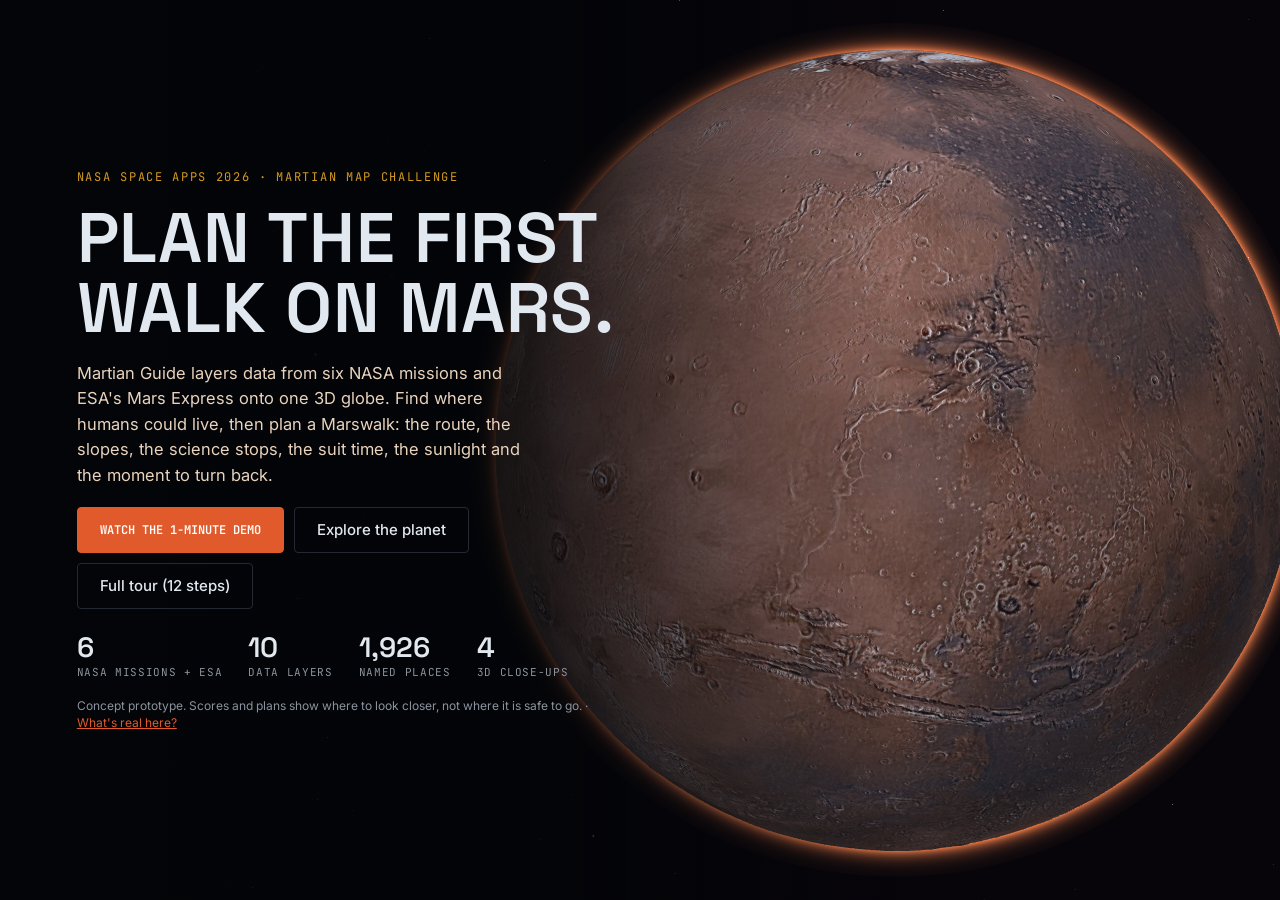
<file: martian-guide/index.html>
<!doctype html><html lang="en"><head><meta charset=utf8><meta name=viewport content="width=device-width,initial-scale=1,viewport-fit=cover"><style>:root{color-scheme:light;box-sizing:border-box;padding-top:env(safe-area-inset-top,0px);padding-bottom:env(safe-area-inset-bottom,0px)}html{scroll-padding-top:env(safe-area-inset-top,0px)}body{margin:0;padding:0;font:14px -apple-system,BlinkMacSystemFont,sans-serif;background:#fff;color:#000}img{max-width:100%}[hidden]:not([hidden=until-found i]){display:none!important}</style><link rel="icon" href="data:image/svg+xml,%3Csvg xmlns=%27http://www.w3.org/2000/svg%27 viewBox=%270 0 32 32%27%3E%3Ccircle cx=%2716%27 cy=%2716%27 r=%2713%27 fill=%27%23c1440e%27/%3E%3Cellipse cx=%2716%27 cy=%2716%27 rx=%2715%27 ry=%274%27 fill=%27none%27 stroke=%27%2300f0ff%27 stroke-width=%271.5%27/%3E%3C/svg%3E"></head><body>
<title>Martian Guide</title>
<meta property="og:title" content="Martian Guide: plan the first walk on Mars">
<meta property="og:description" content="Interactive 3D map of Mars built on NASA and ESA data: where humans could live, buried ice, geology and a walk planner with simulated suit oxygen and safe turn-back points. NASA Space Apps 2026 concept prototype.">
<meta property="og:image" content="https://jeevanxx.github.io/martian-guide/og.jpg">
<meta property="og:url" content="https://jeevanxx.github.io/martian-guide/">
<meta property="og:type" content="website">
<meta name="twitter:card" content="summary_large_image">
<meta name="twitter:title" content="Martian Guide: plan the first walk on Mars">
<meta name="twitter:image" content="https://jeevanxx.github.io/martian-guide/og.jpg">

<meta name="description" content="Martian Guide: plan a Marswalk on a 3D Mars built from NASA mission data. NASA Space Apps 2026, Martian Map challenge.">
<link rel="stylesheet" href="https://fonts.googleapis.com/css2?family=Saira+Condensed:wght@600&family=Hanken+Grotesk:ital,wght@0,400;0,500;0,600;1,400;1,500&family=JetBrains+Mono:wght@400;500;600&family=Space+Grotesk:wght@500;600;700&family=Inter:wght@400;500;600&display=swap">
<link rel="stylesheet" href="https://fonts.googleapis.com/css2?family=Material+Symbols+Outlined:opsz,wght,FILL,GRAD@20..48,400,0,0&icon_names=compare_arrows,compress,device_thermostat,explore,forum,health_and_safety,hiking,home,info,layers,more_horiz,photo_library,radiology,route,schedule,straighten,warning,zoom_in_map&display=block">
<style>/* Layout: full-bleed planet with floating glass controls, like a desktop globe viewer; panels become bottom sheets on phones. */
:root{--space:#07050a;--glass:rgba(26,16,19,.88);--glass2:rgba(26,16,19,.7);--line:#4d3631;--sand:#f3e0c8;--dust:#bfa48f;--accent:#56e0cf;--amber:#ffc078;--warn:#ff9466;
--display:"Saira Condensed","Arial Narrow",sans-serif;--body:"Hanken Grotesk",system-ui,sans-serif;--data:"JetBrains Mono",ui-monospace,Menlo,monospace;color-scheme:dark}
html,body{height:100%}
body{background:var(--space);color:var(--sand);font:14px/1.45 var(--body);overflow:hidden}
.atlas{position:relative;height:100%;overflow:hidden}
#globe{position:absolute;inset:0;touch-action:none}
#globe canvas{display:block;width:100%!important;height:100%!important;cursor:grab}#globe canvas:active{cursor:grabbing}
#labels{position:absolute;inset:0;pointer-events:none;overflow:hidden}
button{font:inherit;color:var(--sand);background:var(--glass);border:1px solid var(--line);border-radius:6px;padding:6px 11px;min-height:36px;cursor:pointer}
button:hover{border-color:var(--dust)}button[aria-pressed=true],button[aria-expanded=true]{background:var(--sand);color:var(--space);border-color:var(--sand)}
:focus-visible{outline:2px solid var(--accent);outline-offset:2px}
[hidden]{display:none!important}

/* labels on the globe */
.lab,.site,.rank{position:absolute;left:0;top:0;pointer-events:auto;min-height:0;border:0;background:none;padding:1px 3px;white-space:nowrap;will-change:transform}
.lab{font:12px/1.2 var(--body);color:#fff4e6;text-shadow:0 0 3px #000,0 1px 2px #000,0 0 8px rgba(0,0,0,.7)}
.lab.crater{color:#f1e2d2}
.lab.lg{font-weight:600;font-size:13px}
.lab.area{font-style:italic;color:#f7d9b8}.lab.area.lg{text-transform:uppercase;letter-spacing:.14em;font-weight:500;font-size:12.5px}
.lab:hover{color:var(--accent)}
.site{display:flex;align-items:center;gap:6px;font:12.5px var(--body);color:#fff;text-shadow:0 0 3px #000,0 1px 2px #000;transform-origin:0 0}
.site i{display:block;width:9px;height:9px;border-radius:50%;background:var(--amber);border:2px solid var(--space);margin-left:-6px;box-shadow:0 0 0 1px var(--amber)}
.site em{font-style:normal;color:var(--dust);font-family:var(--data);font-size:11px}
.site:hover span{color:var(--amber)}
.rank{display:grid;place-items:center;width:26px;height:26px;padding:0;border-radius:50%;background:var(--accent);color:var(--space);font:600 13px var(--data);border:2px solid var(--space)}

/* top bar */
.top{position:absolute;top:0;left:0;right:0;display:flex;align-items:center;gap:12px;flex-wrap:wrap;padding-block:12px;padding-left:max(16px,env(safe-area-inset-left,0px));padding-right:max(16px,env(safe-area-inset-right,0px));pointer-events:none;z-index:3}
.top>*{pointer-events:auto}
.brand{display:flex;flex-direction:column;line-height:1.05;background:var(--glass);border:1px solid var(--line);border-radius:10px;padding:5px 11px 6px}
.brand strong{font:600 26px/1 var(--display);letter-spacing:.03em}.brand span{font:11px var(--data);color:var(--warn)}
.search{position:relative;flex:1;max-width:420px;min-width:0}
.search input{width:100%;font:15px var(--body);color:var(--sand);background:var(--glass);border:1px solid var(--line);border-radius:22px;padding:9px 14px 9px 38px;min-height:42px;box-shadow:0 4px 18px rgba(0,0,0,.35)}
.search input::placeholder{color:var(--dust)}
.sicon{position:absolute;left:13px;top:12px;width:18px;height:18px;color:var(--dust)}
#sugg{position:absolute;top:calc(100% + 6px);left:0;right:0;margin:0;padding:4px;list-style:none;background:var(--glass);border:1px solid var(--line);border-radius:10px;box-shadow:0 10px 30px rgba(0,0,0,.45);z-index:5}
#sugg button{width:100%;display:flex;justify-content:space-between;gap:10px;align-items:baseline;border:0;background:none;border-radius:6px;text-align:left;padding:7px 10px}
#sugg li[aria-selected=true] button,#sugg button:hover{background:rgba(243,224,200,.1)}
#sugg small{color:var(--dust);font-size:12px;white-space:nowrap}#sugg .none{padding:8px 10px;color:var(--dust)}
.tools{display:flex;gap:6px;margin-left:auto;flex-wrap:wrap}

/* panels */
.panel{position:absolute;z-index:2;background:var(--glass);border:1px solid var(--line);border-radius:12px;box-shadow:0 12px 36px rgba(0,0,0,.45);padding:14px 16px;display:flex;flex-direction:column;gap:9px;overflow-y:auto;max-height:calc(100% - 140px);-webkit-backdrop-filter:blur(8px);backdrop-filter:blur(8px)}
.panel.left{left:max(16px,env(safe-area-inset-left,0px));top:76px;width:340px}
.panel.right{right:max(16px,env(safe-area-inset-right,0px));top:76px;width:300px}.panel.wide{width:350px}
.phead{display:flex;justify-content:space-between;align-items:flex-start;gap:10px}
h2{margin:0;font:600 21px/1.15 var(--display);letter-spacing:.02em;text-wrap:balance}
h3{margin:4px 0 0;font:600 12px/1.3 var(--display);letter-spacing:.12em;text-transform:uppercase;color:var(--dust)}
.x{min-height:30px;width:30px;padding:0;font-size:19px;line-height:1;flex:none;background:none}
.sub{margin:2px 0 0;color:var(--dust);font-size:13.5px}
.note{margin:0;color:var(--dust);font-size:13px}
.mono{font-family:var(--data);font-size:12.5px;font-variant-numeric:tabular-nums}
.facts{margin:0;display:grid;grid-template-columns:1fr 1fr;gap:8px}.facts dt{font-size:11.5px;color:var(--dust);letter-spacing:.06em;text-transform:uppercase}.facts dd{margin:0;font:13px var(--data);font-variant-numeric:tabular-nums}
.survbox{border-top:1px solid var(--line);padding-top:9px;display:flex;flex-direction:column;gap:7px}
.srow{display:flex;justify-content:space-between;align-items:center}.srow h3{margin:0}
.big{font:600 40px/1 var(--display);color:var(--accent);font-variant-numeric:tabular-nums}
.bars{display:flex;flex-direction:column;gap:5px}
.bar{display:grid;grid-template-columns:100px minmax(0,1fr) 30px;gap:8px;align-items:center;font-size:12.5px}.bar span:first-child{color:var(--dust)}.bar i{display:block;height:6px;background:var(--line);border-radius:3px;overflow:hidden}.bar b{display:block;height:100%;background:var(--accent)}.bar.low b{background:var(--warn)}.bar span:last-child{font:12px var(--data);text-align:right}
.row{display:flex;gap:8px;flex-wrap:wrap}.row button{flex:1}
.seg{display:grid}.seg.two{grid-template-columns:1fr 1fr}.seg.three{grid-template-columns:repeat(3,1fr)}.seg.four{grid-template-columns:repeat(4,1fr)}
.seg button{border-radius:0;padding:6px 4px;font-size:13px}.seg button+button{border-left:0}.seg button:first-child{border-radius:6px 0 0 6px}.seg button:last-child{border-radius:0 6px 6px 0}
.check{display:flex;gap:8px;align-items:center;font-size:13.5px;cursor:pointer}.check input{accent-color:var(--accent);width:16px;height:16px;margin:0}
.sl{display:grid;grid-template-columns:100px minmax(0,1fr) 34px;gap:8px;align-items:center;font-size:12.5px;color:var(--dust)}.sl input{width:100%;accent-color:var(--accent);margin:0}.sl output{font:12px var(--data);text-align:right;color:var(--sand)}
.heat{height:8px;border-radius:2px;background:linear-gradient(90deg,#2b1b4e,#7a2c86,#d9486e,#ffb35c,#fff7c2)}
.scale-w{display:flex;justify-content:space-between;font:11px var(--data);color:var(--dust);margin-top:3px}
details summary{cursor:pointer;color:var(--dust);font-size:13px;margin-top:4px}details[open] summary{margin-bottom:6px}
.src{margin:6px 0 0;padding-left:16px;font-size:12.5px;color:var(--dust)}a{color:var(--accent)}
.best{display:grid;grid-template-columns:auto minmax(0,1fr);gap:12px;align-items:center}.best strong{font:600 18px/1.2 var(--display);display:block}
.sites{list-style:none;margin:0;padding:0}.sites button{width:100%;display:grid;grid-template-columns:20px minmax(0,1fr) auto;gap:8px;text-align:left;background:none;border:0;border-bottom:1px solid var(--line);border-radius:0;padding:5px 0;min-height:34px}.sites button:hover{color:var(--accent)}.sites span:last-child{font:12px var(--data)}
.warn{border:1px solid var(--warn);border-radius:6px;padding:8px 10px;font-size:12.5px;margin:0}

/* map controls and status */
.nav{position:absolute;right:max(16px,env(safe-area-inset-right,0px));bottom:44px;display:flex;flex-direction:column;gap:6px;z-index:2}
.nav button{width:40px;height:40px;padding:0;display:grid;place-items:center;font-size:20px;border-radius:8px}.nav svg{width:19px;height:19px}
.hint{position:absolute;left:50%;bottom:48px;transform:translateX(-50%);background:var(--glass2);border-radius:20px;padding:6px 14px;font-size:13px;color:var(--sand);pointer-events:none;transition:opacity .6s;white-space:nowrap}
.hint.gone{opacity:0}
.status{position:absolute;left:0;right:0;bottom:0;display:flex;gap:18px;align-items:center;background:var(--glass);border-top:1px solid var(--line);font:12px var(--data);color:var(--dust);padding-block:7px;padding-left:max(16px,env(safe-area-inset-left,0px));padding-right:max(16px,env(safe-area-inset-right,0px));padding-bottom:calc(7px + env(safe-area-inset-bottom,0px));white-space:nowrap;overflow:hidden;z-index:2}
#st-cursor{color:var(--sand)}#st-load{color:var(--amber)}.srcl{margin-left:auto;overflow:hidden;text-overflow:ellipsis}

@media(max-width:760px){
  .brand span{display:none}.brand strong{font-size:22px}
  .search{order:3;flex-basis:100%;max-width:none}
  .tools{gap:4px}.tools button{padding:5px 8px;font-size:13px;min-height:34px}
  .panel.left,.panel.right,.panel.wide{left:8px;right:8px;width:auto;top:auto;bottom:36px;max-height:45%;border-radius:12px 12px 0 0}
  .nav{bottom:auto;top:132px}.nav button{width:36px;height:36px}
  .hint{bottom:44px;font-size:12px}
  .status{gap:10px}.srcl{display:none}
}

.chip{display:inline-block;margin:6px 0 0;padding:2px 8px;border:1px solid var(--accent);border-radius:12px;color:var(--accent);font-size:12px}
.places{list-style:none;margin:0;padding:0;display:flex;flex-direction:column;gap:8px}
.places button{width:100%;text-align:left;display:flex;flex-direction:column;gap:3px;padding:10px 12px;background:rgba(243,224,200,.04);border-radius:8px}
.places button:hover{border-color:var(--accent)}.places strong{font:600 17px/1.2 var(--display);letter-spacing:.02em}.places span{font-size:13px;color:var(--sand)}.places small{font:11.5px var(--data);color:var(--dust)}
#m-chart{display:block;width:100%;height:auto;touch-action:none;cursor:crosshair}
#m-chart text{font:10px var(--data);fill:var(--dust)}#m-chart .grid{stroke:var(--line);stroke-width:1}
#m-chart .area{fill:rgba(255,192,120,.18)}#m-chart .line{fill:none;stroke:var(--amber);stroke-width:1.8}
#m-chart .cur{stroke:var(--sand);stroke-width:1;stroke-dasharray:3 3}#m-chart .curt{fill:var(--sand)}
.axis{margin:0;font:11px var(--data);color:var(--dust)}
.facts.three{grid-template-columns:repeat(3,1fr);margin-top:6px}
#tilt{font:600 13px var(--data)}#compass{transition:transform .1s linear}
button:disabled{opacity:.45;cursor:default}
</style>
<style>
/* ===== Premium layer: refined glass, motion, intro, tour, compare ===== */
:root{--glass:linear-gradient(180deg,rgba(36,22,24,.80),rgba(16,10,12,.86));--edge:rgba(255,214,180,.13);--edge2:rgba(255,214,180,.24);--glow:0 18px 50px rgba(0,0,0,.55),inset 0 1px 0 rgba(255,236,214,.07);--coral:#ff7a59;--pink:#ff7aa8;--ease:cubic-bezier(.2,.8,.2,1)}
body{background:radial-gradient(1200px 800px at 70% 40%,#140a0c,#050306 70%)}
.vignette{position:absolute;inset:0;pointer-events:none;z-index:1;background:radial-gradient(120% 90% at 50% 45%,transparent 55%,rgba(3,1,4,.55) 100%)}
button{background:rgba(30,18,20,.72);border:1px solid var(--edge);border-radius:999px;padding:7px 14px;transition:background .2s,border-color .2s,color .2s,transform .15s var(--ease)}
button:hover{border-color:var(--edge2);background:rgba(60,36,36,.75)}
button:active{transform:scale(.97)}
button[aria-pressed=true],button[aria-expanded=true]{background:linear-gradient(135deg,#ffd7a8,#f3e0c8);color:#1a0e0c;border-color:transparent}
.btn-primary{background:linear-gradient(135deg,#ffb36b,#ff7a59);color:#1c0b07;border:0;font-weight:600;box-shadow:0 6px 22px rgba(255,122,89,.35)}
.btn-primary:hover{background:linear-gradient(135deg,#ffc285,#ff8a6c);color:#1c0b07}
.btn-ghost{background:rgba(255,236,214,.06)}
.seg button{border-radius:0}.seg button:first-child{border-radius:999px 0 0 999px}.seg button:last-child{border-radius:0 999px 999px 0}
.panel,.brand,.search input,#sugg,.status,.tourcard{background:var(--glass);border:1px solid var(--edge);box-shadow:var(--glow);-webkit-backdrop-filter:blur(18px) saturate(1.3);backdrop-filter:blur(18px) saturate(1.3)}
.panel{border-radius:18px;padding:16px 18px;animation:rise .35s var(--ease)}
@media(min-width:761px){.panel.left{top:84px}.panel.right{top:84px}}
@keyframes rise{from{opacity:0;transform:translateY(10px) scale(.985)}to{opacity:1;transform:none}}
@media (prefers-reduced-motion:reduce){.panel,.tourcard,.intro *{animation:none!important;transition:none!important}}
h2{font-size:23px}
.brand{flex-direction:row;align-items:center;gap:10px;border-radius:14px;padding:6px 14px 6px 8px}
.brand svg{width:34px;height:34px;flex:none}
.brand div{display:flex;flex-direction:column;line-height:1.05}
.brand strong{font-size:24px;letter-spacing:.06em;text-transform:uppercase;background:linear-gradient(90deg,#fff1e0,#ffc078);-webkit-background-clip:text;background-clip:text;color:transparent}
.brand span{font:10.5px var(--data);color:var(--dust);letter-spacing:.08em;text-transform:uppercase}
.search input{border-radius:999px}
.status{border-radius:0;border-width:1px 0 0}
.big{background:linear-gradient(180deg,#9ff5e9,#56e0cf);-webkit-background-clip:text;background-clip:text;color:transparent}
.bar i{height:7px;border-radius:4px;background:rgba(255,236,214,.08)}.bar b{border-radius:4px;background:linear-gradient(90deg,#2fb6a6,#56e0cf);transition:width .5s var(--ease)}.bar.low b{background:linear-gradient(90deg,#d85a3a,#ff9466)}
.survbox{border-top:1px solid var(--edge)}
.sites button{border-bottom:1px solid var(--edge)}
.warn{border-color:rgba(255,148,102,.5);background:rgba(255,148,102,.07);border-radius:10px}
.nav button{border-radius:12px;background:var(--glass);-webkit-backdrop-filter:blur(14px);backdrop-filter:blur(14px)}
.hint{-webkit-backdrop-filter:blur(10px);backdrop-filter:blur(10px);border:1px solid var(--edge)}
.tools .tour-btn{display:flex;align-items:center;gap:6px}
.tools .tour-btn svg{width:14px;height:14px}

/* score gauge */
.gauge{position:relative;width:74px;height:74px;flex:none;display:grid;place-items:center}
.gauge svg{position:absolute;inset:0;transform:rotate(-90deg)}
.gauge circle{fill:none;stroke-width:6}.gauge .bg{stroke:rgba(255,236,214,.09)}.gauge .fg{stroke:url(#gg);stroke-linecap:round;transition:stroke-dashoffset .7s var(--ease)}
.gauge .big{font-size:30px}

/* mission fit + risks */
.fit{display:flex;flex-direction:column;gap:6px}
.fitrow{display:grid;grid-template-columns:92px minmax(0,1fr) 30px;gap:8px;align-items:center;font-size:12.5px;color:var(--dust)}
.fitrow i{display:block;height:7px;border-radius:4px;background:rgba(255,236,214,.08);overflow:hidden}.fitrow b{display:block;height:100%;border-radius:4px;background:rgba(255,192,120,.55);transition:width .5s var(--ease)}
.fitrow.best{color:var(--sand)}.fitrow.best b{background:linear-gradient(90deg,#ffb36b,#ffc078)}.fitrow span:last-child{font:12px var(--data);text-align:right;color:var(--sand)}
.risks{display:flex;flex-direction:column;gap:5px;margin:0;padding:0;list-style:none}
.risks li{display:flex;gap:8px;align-items:flex-start;font-size:12.5px;line-height:1.35}
.risks li::before{content:"";flex:none;width:8px;height:8px;margin-top:4px;border-radius:50%;background:var(--amber)}
.risks li.hi::before{background:var(--coral);box-shadow:0 0 8px var(--coral)}.risks li.ok::before{background:var(--accent)}
.sec{border-top:1px solid var(--edge);padding-top:9px;display:flex;flex-direction:column;gap:7px}

/* intro */
.intro{position:absolute;inset:0;z-index:20;display:flex;align-items:center;padding:0 max(6vw,24px);background:linear-gradient(90deg,rgba(5,3,6,.92) 0%,rgba(5,3,6,.72) 38%,rgba(5,3,6,0) 70%);transition:opacity .9s var(--ease),visibility .9s}
.intro.out{opacity:0;visibility:hidden;pointer-events:none}
.intro-in{max-width:540px;display:flex;flex-direction:column;gap:18px}
.intro .kick{font:12px var(--data);letter-spacing:.18em;text-transform:uppercase;color:var(--amber);animation:fade 1s .2s both}
.intro h1{margin:0;font:600 clamp(42px,6.4vw,78px)/.95 var(--display);letter-spacing:.01em;text-wrap:balance;background:linear-gradient(180deg,#fff6ea 30%,#ffb987);-webkit-background-clip:text;background-clip:text;color:transparent;animation:fade 1.1s .35s both}
.intro p{margin:0;font-size:16.5px;line-height:1.55;color:#e9d3bd;max-width:470px;animation:fade 1.1s .5s both}
.intro .cta{display:flex;gap:10px;flex-wrap:wrap;animation:fade 1.1s .65s both}.intro .cta button{min-height:46px;padding:10px 22px;font-size:15px}
.stats{display:flex;gap:26px;flex-wrap:wrap;margin-top:6px;animation:fade 1.1s .8s both}
.stats div{display:flex;flex-direction:column}.stats b{font:600 28px/1 var(--display);color:var(--sand)}.stats span{font:11px var(--data);color:var(--dust);letter-spacing:.06em;text-transform:uppercase;margin-top:4px}
.intro small{font-size:12px;color:var(--dust);animation:fade 1.1s .95s both}
@keyframes fade{from{opacity:0;transform:translateY(14px)}to{opacity:1;transform:none}}
.chrome{transition:opacity .8s var(--ease)}.pre .chrome{opacity:0;pointer-events:none}

/* guided tour */
.tourcard{box-sizing:border-box;position:absolute;z-index:6;left:0;right:0;margin:0 auto;bottom:52px;width:min(560px,calc(100% - 32px));border-radius:20px;padding:18px 20px 14px;display:flex;flex-direction:column;gap:9px;animation:rise .4s var(--ease)}
.tourcard .tk{display:flex;justify-content:space-between;align-items:center;font:11.5px var(--data);letter-spacing:.14em;text-transform:uppercase;color:var(--amber)}
.tourcard h2{font-size:26px}
.tourcard p{margin:0;font-size:14.5px;line-height:1.5;color:#efdcc8}
.tourcard p b{color:#fff;font-weight:600}
.tprog{height:3px;border-radius:2px;background:rgba(255,236,214,.1);overflow:hidden}.tprog i{display:block;height:100%;background:linear-gradient(90deg,#ffb36b,#ff7a59);transition:width .5s var(--ease)}
.tbtns{display:flex;gap:8px;align-items:center}.tbtns .sp{flex:1}
.tdots{display:flex;gap:5px}.tdots i{width:6px;height:6px;border-radius:50%;background:rgba(255,236,214,.18)}.tdots i.on{background:var(--amber)}
.touring .hint{display:none}
@media(max-width:1420px){.touring .panel{max-height:calc(100% - 330px)}}

/* compare */
.panel.cmpw{width:440px}
#cmp-radar{display:block;width:100%;max-width:320px;margin:0 auto;height:auto}
#cmp-radar text{font:10.5px var(--body);fill:var(--dust)}#cmp-radar .ax{stroke:var(--edge2);stroke-width:1}#cmp-radar .rg{fill:none;stroke:rgba(255,214,180,.1)}
.legend{display:flex;flex-direction:column;gap:6px}
.lg{display:grid;grid-template-columns:12px minmax(0,1fr) auto 28px;gap:8px;align-items:center;font-size:13px}
.lg .sw{width:12px;height:12px;border-radius:3px}.lg strong{font-weight:600;white-space:nowrap;overflow:hidden;text-overflow:ellipsis}.lg em{font:normal 11.5px var(--data);color:var(--dust)}
.lg button{min-height:26px;width:26px;padding:0;font-size:15px;line-height:1;background:none}
.ctab{width:100%;border-collapse:collapse;font-size:12.5px}
.ctab th,.ctab td{padding:5px 4px;border-bottom:1px solid var(--edge);text-align:right;font-variant-numeric:tabular-nums}
.ctab th:first-child,.ctab td:first-child{text-align:left;color:var(--dust);font-weight:400}
.ctab thead th{font:600 11px var(--data);color:var(--sand);letter-spacing:.04em}
.ctab td{font-family:var(--data)}.ctab td.win{color:var(--accent);font-weight:600}
.ctab tr.grp td{color:var(--amber);font:600 11px var(--display);letter-spacing:.14em;text-transform:uppercase;padding-top:10px;text-align:left}
.verdict{margin:0;padding:10px 12px;border-radius:12px;background:rgba(86,224,207,.07);border:1px solid rgba(86,224,207,.25);font-size:13px;line-height:1.45}
.empty{color:var(--dust);font-size:13px;margin:0}
.toast{position:absolute;left:50%;top:84px;transform:translateX(-50%);z-index:8;background:var(--glass);border:1px solid var(--edge2);border-radius:999px;padding:8px 16px;font-size:13px;box-shadow:var(--glow);transition:opacity .4s;pointer-events:none}
.toast.gone{opacity:0}

@media(max-width:760px){
  .brand span{display:none}.brand svg{width:28px;height:28px}.brand strong{font-size:19px}
  .panel.cmpw{width:auto}
  .intro{align-items:flex-end;padding:0 20px 40px;background:linear-gradient(0deg,rgba(5,3,6,.95) 0%,rgba(5,3,6,.75) 55%,rgba(5,3,6,.1) 100%)}
  .intro p{font-size:15px}.stats{gap:18px}.stats b{font-size:22px}
  .tourcard{bottom:34px;width:calc(100% - 16px);padding:14px 16px 12px}.tourcard h2{font-size:21px}.tourcard p{font-size:13.5px}
  .touring .panel{display:none!important}
  .tools{order:4;flex:1 1 100%;flex-wrap:nowrap;overflow-x:auto;margin-left:0;scrollbar-width:none;padding-bottom:2px}.tools::-webkit-scrollbar{display:none}.tools button{flex:none}
  .tdots{display:none}.tbtns{gap:6px}.tbtns button{padding:6px 12px}
  .nav{top:176px;gap:4px}.nav button{width:34px;height:34px}
  .toast{top:176px}
}
</style>
<style>
/* ===== Marswalk layer ===== */
.more{position:relative}.tools button{white-space:nowrap}.menu{position:absolute;right:0;top:calc(100% + 6px);display:flex;flex-direction:column;gap:4px;padding:6px;min-width:190px;background:var(--glass);border:1px solid var(--edge);border-radius:16px;box-shadow:var(--glow);-webkit-backdrop-filter:blur(18px);backdrop-filter:blur(18px);z-index:9}
.menu button{text-align:left;border-radius:10px;background:none;border-color:transparent}.menu button:hover{background:rgba(255,236,214,.08)}
@media(max-width:760px){.menu{position:fixed;right:8px;top:128px}}

.panel.walkp{width:392px}
@media(min-width:761px){.panel.walkp{top:84px;max-height:calc(100% - 132px)}}
.ovgrid{display:grid;grid-template-columns:repeat(4,1fr);gap:5px}
.ovgrid button{padding:5px 4px;font-size:12.5px;min-height:32px}
.ovgrid button small{display:block;font:10px var(--data);opacity:.7;letter-spacing:.02em}
.presets{display:grid;grid-template-columns:1fr 1fr;gap:6px}
.presets button{text-align:left;border-radius:14px;padding:8px 11px;display:flex;flex-direction:column;gap:2px;line-height:1.25}
.presets button b{font:600 15px/1.15 var(--display);letter-spacing:.02em}.presets button span{font-size:11.5px;color:var(--dust)}
.presets button[aria-pressed=true] span{color:#4a2a20}
.wsum{display:grid;grid-template-columns:repeat(3,1fr);gap:8px;border-top:1px solid var(--edge);padding-top:10px}
.wsum>div{display:flex;flex-direction:column;gap:2px}
.wsum b{font:600 25px/1 var(--display);font-variant-numeric:tabular-nums;color:var(--sand)}
.wsum span{font:10.5px var(--data);letter-spacing:.06em;text-transform:uppercase;color:var(--dust)}
.suit{grid-column:1/-1;display:flex;flex-direction:column;gap:5px}
.suitbar{position:relative;height:12px;border-radius:6px;background:rgba(255,236,214,.08);overflow:hidden}
.suitbar i{position:absolute;top:0;bottom:0;left:0;border-radius:6px;background:linear-gradient(90deg,#2fb6a6,#56e0cf);transition:width .5s var(--ease)}
.suitbar i.over{background:linear-gradient(90deg,#d85a3a,#ff9466)}
.suitbar em{position:absolute;top:-2px;bottom:-2px;width:2px;background:#ffc078}
.stwarn{background:rgba(255,77,42,.12)!important;border:1px solid rgba(255,77,42,.5)!important;color:#ffb199!important;font:500 11px var(--fm)!important;padding:1px 8px!important;min-height:0!important;border-radius:3px!important;cursor:pointer}.warnlist{position:absolute;left:12px;bottom:34px;z-index:6;max-width:420px;padding:8px 12px;background:rgba(10,16,28,.92);border:1px solid rgba(255,77,42,.5);border-radius:4px;font:12px/1.45 var(--fb);color:#e9eef7}.warnlist p{margin:3px 0}
.tbadge{display:inline-block;margin:6px 0 0;padding:2px 8px;border:1px solid rgba(0,240,255,.4);border-radius:3px;font:500 11px var(--data);letter-spacing:.06em;color:var(--cy,#00f0ff)}.tcoarse{color:#ffd166!important}
.resrow{display:grid;grid-template-columns:76px minmax(60px,1fr) auto;gap:7px;align-items:center;font:12px var(--data);color:var(--dust);margin:5px 0}.resrow b{color:var(--sand);font-weight:600;white-space:nowrap;font-size:11.5px}.simtag{display:inline-block;font:10.5px var(--data);letter-spacing:.04em;padding:2px 7px;border-radius:9px;border:1px solid rgba(255,192,120,.45);color:#ffc078;margin-bottom:4px}
.cmpt{width:100%;border-collapse:collapse;font:11.5px var(--data);color:var(--dust)}.cmpt th,.cmpt td{padding:4px 3px;white-space:nowrap;text-align:right;border-bottom:1px solid rgba(255,236,214,.07)}.cmpt th:first-child,.cmpt td:first-child{text-align:left;white-space:normal}.cmpt th{font-weight:500;font-size:10.5px;letter-spacing:.04em;text-transform:uppercase}.cmpt tr[data-r]{cursor:pointer}.cmpt tr[data-r]:hover td{color:var(--sand)}.cmpt tr.on td{color:var(--sand);font-weight:600}.cmpt td.cbest{color:#56e0cf}
.suitlab{display:flex;justify-content:space-between;font:11.5px var(--data);color:var(--dust)}
.verdict.bad{background:rgba(255,122,89,.08);border-color:rgba(255,122,89,.35)}
.wlist{list-style:none;margin:0;padding:0;display:flex;flex-direction:column;gap:6px}
.wp{display:grid;grid-template-columns:26px minmax(0,1fr) auto;gap:9px;align-items:start;padding:8px 9px;border:1px solid var(--edge);border-radius:12px;background:rgba(255,236,214,.03)}
.wp.stop{border-color:rgba(255,192,120,.45);background:rgba(255,192,120,.06)}
.wp .pin{position:static;transform:none}
.wp strong{display:block;font:600 15px/1.2 var(--display);letter-spacing:.02em;cursor:pointer}
.wp strong:hover{color:var(--accent)}
.wp small{display:block;font:11px var(--data);color:var(--dust);margin-top:2px}
.wp p{margin:5px 0 0;font-size:12.5px;line-height:1.4;color:#efdcc8}
.obj{list-style:none;margin:6px 0 0;padding:0;display:flex;flex-direction:column;gap:4px}
.obj li{font-size:12px;line-height:1.35;color:var(--sand);padding-left:10px;border-left:2px solid rgba(86,224,207,.5)}
.obj li b{color:var(--accent);font-weight:600}
.wpb{display:flex;flex-direction:column;gap:4px;align-items:flex-end}
.wpb button{min-height:28px;padding:2px 9px;font-size:12.5px}
.wpb select{font:12px var(--data);color:var(--sand);background:rgba(30,18,20,.8);border:1px solid var(--edge);border-radius:8px;padding:3px 4px}
.pin{display:grid;place-items:center;width:24px;height:24px;border-radius:50%;background:var(--sand);color:#1a0e0c;font:600 12px var(--data);border:2px solid #1a0e0c;box-shadow:0 2px 8px rgba(0,0,0,.5)}
.pin.s{background:var(--accent)}.pin.st{background:var(--amber);font-size:13px}.pin.pnr{background:var(--coral);color:#fff;width:auto;padding:0 8px;border-radius:12px;font:600 11px var(--body);white-space:nowrap}
.wpin{position:absolute;left:0;top:0;min-height:0;padding:0;border:0;background:none;pointer-events:auto;will-change:transform}
.wpin .pin{cursor:pointer}
#w-chart,#k-spark{display:block;width:100%;height:auto;touch-action:none}
#w-chart text,#k-spark text{font:10px var(--data);fill:var(--dust)}#w-chart .grid,#k-spark .grid{stroke:var(--edge);stroke-width:1}
#w-chart .area{fill:rgba(86,224,207,.12)}#w-chart .line{fill:none;stroke:var(--accent);stroke-width:1.8}
#w-chart .steep{fill:rgba(255,122,89,.22)}#w-chart .dark{fill:rgba(40,40,90,.35)}
#w-chart .stopl{stroke:var(--amber);stroke-width:1.2;stroke-dasharray:3 3}#w-chart .stopt{fill:var(--amber);font-size:11px}
#w-chart .pnrl{stroke:var(--coral);stroke-width:1.6}#w-chart .pnrt{fill:var(--coral);font-weight:600}
#w-chart .cur{stroke:var(--sand);stroke-width:1;stroke-dasharray:3 3}#w-chart .curt{fill:var(--sand)}
.wlegend{display:flex;gap:12px;flex-wrap:wrap;font:11px var(--data);color:var(--dust);margin:0}
.wlegend i{display:inline-block;width:10px;height:10px;border-radius:2px;margin-right:5px;vertical-align:-1px}
.armed{outline:2px solid var(--amber);outline-offset:2px}
.kgrid{display:grid;grid-template-columns:1fr 1fr;gap:8px 12px;margin:0}
.kgrid div{display:flex;flex-direction:column}.kgrid dt{font-size:11px;color:var(--dust);letter-spacing:.06em;text-transform:uppercase}.kgrid dd{margin:0;font:14px var(--data);font-variant-numeric:tabular-nums}
.kbig{display:flex;align-items:baseline;gap:10px}.kbig b{font:600 34px/1 var(--display);color:var(--sand)}.kbig span{color:var(--dust);font-size:13px}
.tag{display:inline-block;padding:1px 7px;border-radius:10px;font:11px var(--data);border:1px solid var(--edge2);color:var(--sand)}
.tag.hot{border-color:rgba(255,122,89,.6);color:#ffb39e}.tag.ok{border-color:rgba(86,224,207,.5);color:var(--accent)}
.srcmini{font:11px var(--data);color:var(--dust);margin:0}
.walking #globe canvas{cursor:crosshair}
@media(max-width:760px){.panel.walkp{width:auto}.presets button{padding:7px 10px}.presets button span{font-size:11px}.wsum b{font-size:21px}}

.trek{display:grid;grid-template-columns:1fr 1fr;gap:5px}
.trek button{display:flex;flex-direction:column;align-items:flex-start;gap:1px;text-align:left;border-radius:12px;padding:6px 10px;min-height:0}
.trek button b{font-weight:600;font-size:12.5px;line-height:1.2}.trek button small{font:10px var(--data);opacity:.75}
@media(min-width:761px){#layers.panel{max-height:calc(100% - 132px)}}
.gcard{border:1px solid var(--edge);border-radius:12px;padding:9px 11px;background:rgba(255,236,214,.03);display:flex;flex-direction:column;gap:6px;margin-top:4px}
.gcard .gh{display:flex;gap:9px;align-items:flex-start}.gcard .gh i{flex:none;width:14px;height:14px;border-radius:3px;margin-top:3px;border:1px solid rgba(0,0,0,.4)}
.gcard b{display:block;font-weight:600;font-size:13.5px;color:var(--sand)}.gcard small{display:block;font:11px var(--data);color:var(--dust);margin-top:2px}
.gcard p{margin:0;font-size:12.5px;line-height:1.45;color:#efdcc8}.gq{color:var(--dust)}
.glist{list-style:none;margin:4px 0 0;padding:0;display:flex;flex-direction:column;gap:3px}
.glist li{display:grid;grid-template-columns:12px minmax(0,1fr) auto;gap:7px;align-items:center;font-size:12px}
.glist li>i,.glist button i{width:12px;height:12px;border-radius:2px;display:block}
.glist em{font:normal 11px var(--data);color:var(--dust);white-space:nowrap}
.glist button{grid-column:1/-1;display:grid;grid-template-columns:12px minmax(0,1fr) auto;gap:7px;align-items:center;text-align:left;border-radius:8px;padding:3px 6px;min-height:0;font-size:12px;background:none;border:1px solid transparent}
.glist button[aria-pressed=true]{background:rgba(255,236,214,.12);color:var(--sand);border-color:var(--edge2)}
.glist span{overflow:hidden;text-overflow:ellipsis;white-space:nowrap}
.geo-era button{font-size:12px;padding:5px 2px}
.histbadge{align-self:flex-start;display:inline-block;padding:3px 10px;border-radius:999px;font:600 11px var(--data);letter-spacing:.06em;text-transform:uppercase;color:#1c0b07;background:#ffc078}
.histbadge.prop{background:#c9b8ff}
#rt-wps{display:flex;flex-direction:column;gap:5px}
#rt-wps details{border:1px solid var(--edge);border-radius:10px;padding:6px 9px;background:rgba(255,236,214,.03)}
#rt-wps summary{cursor:pointer;display:flex;justify-content:space-between;gap:8px;align-items:baseline;font-size:13px}#rt-wps summary small{font:11px var(--data);color:var(--dust)}
#rt-wps p{margin:6px 0;font-size:12.5px;line-height:1.45;color:#efdcc8}#rt-wps img{display:block;max-width:100%;border-radius:8px;margin-top:6px}
#rt-wps button{min-height:28px;padding:3px 12px;font-size:12.5px}
.propimg{display:block;width:100%;border-radius:10px;border:1px solid var(--edge)}
.about-in{width:min(760px,100%)}
.about-in h2{margin:0 0 10px}.about-in h3{margin:14px 0 6px}
.ab-tabs{margin-bottom:6px}
.abt{width:100%;border-collapse:collapse;font-size:13px}
.abt th{text-align:left;vertical-align:top;width:30%;padding:7px 10px 7px 0;color:var(--sand);font-weight:600;border-bottom:1px solid var(--edge)}
.abt td{padding:7px 0;color:#efdcc8;line-height:1.45;border-bottom:1px solid var(--edge)}
.abt td small{display:block;font:11px var(--data);color:var(--dust);margin-top:2px}
#ab-earth p{font-size:14px;line-height:1.55;color:#efdcc8}
@media(max-width:760px){.abt th{width:36%}}

.panel.galw{width:460px}
.g-ctl{display:flex;gap:8px;align-items:center;flex-wrap:wrap}
.g-sol{display:flex;align-items:center;gap:4px;font:12px var(--data);color:var(--dust)}
.g-sol input{width:72px;font:14px var(--data);color:var(--sand);background:rgba(30,18,20,.8);border:1px solid var(--edge);border-radius:8px;padding:6px 8px}
.g-sol button{min-height:32px;width:32px;padding:0}
#g-cam{flex:1;min-width:0;font:13px var(--body);color:var(--sand);background:rgba(30,18,20,.8);border:1px solid var(--edge);border-radius:999px;padding:7px 10px}
.g-quick{display:flex;gap:5px;flex-wrap:wrap}.g-quick button{font-size:12px;padding:4px 10px;min-height:28px}
.g-grid{display:grid;grid-template-columns:repeat(3,1fr);gap:6px}
.g-th{position:relative;padding:0;border-radius:10px;overflow:hidden;aspect-ratio:1/1;background:#000;min-height:0;border:1px solid var(--edge)}
.g-th img{width:100%;height:100%;object-fit:cover;display:block}
.g-th span{position:absolute;left:0;right:0;bottom:0;padding:3px 6px;font:10px var(--data);color:#fff;background:linear-gradient(transparent,rgba(0,0,0,.8));text-align:left;white-space:nowrap;overflow:hidden;text-overflow:ellipsis}
.g-th:hover{border-color:var(--accent)}
.lightbox{position:absolute;inset:0;z-index:30;background:rgba(5,3,6,.86);display:grid;place-items:center;padding:20px}
.lb-in{position:relative;width:min(920px,100%);max-height:100%;overflow:auto;background:var(--glass);border:1px solid var(--edge);border-radius:18px;padding:16px 18px;box-shadow:var(--glow)}
.lb-in img{display:block;max-width:100%;max-height:60vh;margin:0 auto;border-radius:10px}
.lb-in .x{position:absolute;right:10px;top:10px;z-index:2;background:rgba(0,0,0,.6)}
.btnlink{display:inline-flex;align-items:center;min-height:36px;padding:7px 14px;border-radius:999px;border:1px solid var(--edge);background:rgba(30,18,20,.72);color:var(--sand);text-decoration:none;font-size:13.5px}
.btnlink:hover{border-color:var(--edge2)}
#i-pers{display:flex;flex-direction:column;gap:6px}#i-pers .note{margin:0}
@media(max-width:760px){.panel.galw{width:auto}.g-grid{grid-template-columns:repeat(3,1fr)}}

.lab.cwp.mini{font-size:0;gap:0}.lab.cwp.mini i{width:8px;height:8px}
.lab.cwp{font:11.5px/1.2 var(--body);color:#ffe2bf;display:flex;align-items:center;gap:5px}.lab.cwp i{width:7px;height:7px;transform:rotate(45deg);background:#ffc078;display:block;border:1px solid #1a0e0c}

.gstrip{display:flex;height:12px;border-radius:4px;overflow:hidden;border:1px solid var(--edge)}

</style>

<div class="atlas">
<div class="vignette"></div>
<div id="globe" role="application" aria-label="3D globe of Mars. Drag to turn it, scroll or pinch to zoom, click a place for details."><div id="labels"></div></div>

<header class="top chrome">
  <div class="brand"><svg viewBox="0 0 40 40" aria-hidden="true"><defs><radialGradient id="lg1" cx=".35" cy=".35" r=".75"><stop offset="0" stop-color="#ffcf9e"/><stop offset=".55" stop-color="#e0703f"/><stop offset="1" stop-color="#5a1f14"/></radialGradient></defs><circle cx="20" cy="20" r="12" fill="url(#lg1)"/><ellipse cx="20" cy="20" rx="18.5" ry="6.5" fill="none" stroke="#56e0cf" stroke-width="1.6" transform="rotate(-22 20 20)" opacity=".9"/><circle cx="35.5" cy="13.6" r="2.2" fill="#56e0cf"/></svg><div><strong>Martian Guide</strong><span>Interplanetary Survival Guide</span><em id="mclk" class="mclk" title="Mars Sol Date and Mars Coordinated Time, calculated with the Mars24 method (Allison &amp; McEwen 2000)"></em></div></div>
  <div class="search">
    <svg class="sicon" viewBox="0 0 20 20" aria-hidden="true"><circle cx="8.5" cy="8.5" r="5.5" fill="none" stroke="currentColor" stroke-width="2"/><path d="M13 13l4.5 4.5" stroke="currentColor" stroke-width="2" stroke-linecap="round"/></svg>
    <input id="q" type="search" placeholder="Search craters, mountains, rovers" autocomplete="off" role="combobox" aria-expanded="false" aria-controls="sugg" aria-autocomplete="list" aria-label="Search places on Mars">
    <ul id="sugg" role="listbox" hidden></ul>
  </div>
  <div class="tools">
    <button id="btn-tour" class="btn-primary tour-btn" aria-label="Guided tour"><svg viewBox="0 0 16 16" aria-hidden="true"><path d="M4 2.5v11l9-5.5z" fill="currentColor"/></svg><span>Guided tour</span></button>
    <button id="btn-walk" aria-expanded="false" aria-controls="walk">Marswalk</button>
    <button id="btn-cond" aria-expanded="false" aria-controls="cond">Conditions</button>
    <button id="btn-places" aria-expanded="false" aria-controls="places">Close-ups</button>
    <button id="btn-surv" aria-expanded="false" aria-controls="surv">Survival analysis</button>
    <button id="btn-cmp" aria-expanded="false" aria-controls="cmp">Compare</button>
    <button id="btn-measure" aria-pressed="false">Measure</button>
    <button id="btn-layers" aria-expanded="false" aria-controls="layers">Layers</button>
  </div>
</header>

<section id="places" class="panel right wide" hidden aria-label="Sharp close-ups">
  <div class="phead"><h2>Sharp close-ups</h2><button class="x" id="p-close" aria-label="Close close-ups">×</button></div>
  <p class="note">These areas have detailed imagery and 200 m terrain. Each one opens in a tilted 3D view.</p>
  <ul id="p-list" class="places"></ul>
</section>

<section id="layers" class="panel right" hidden aria-label="Layers">
  <div class="phead"><h2>Layers</h2><button class="x" id="l-close" aria-label="Close layers">×</button></div>
  <h3>Base map</h3>
  <div class="seg three"><button data-base="viking" aria-pressed="true">Photo</button><button data-base="mola" aria-pressed="false">Elevation</button><button data-base="themis" aria-pressed="false">Infrared</button></div>
  <h3>Overlay</h3>
  <div class="ovgrid"><button data-ov="none" aria-pressed="true">None</button><button data-ov="score" aria-pressed="false">Survival<small>model</small></button><button data-ov="water" aria-pressed="false">Ice<small>SWIM + Odyssey</small></button><button data-ov="sun" aria-pressed="false">Sun<small>model</small></button><button data-ov="ti" aria-pressed="false">Firmness<small>MGS TES</small></button><button data-ov="dust" aria-pressed="false">Dust<small>MGS TES</small></button><button data-ov="slope" aria-pressed="false">Steepness<small>MGS MOLA</small></button></div>
  <div id="legend" hidden><div class="heat"></div><div class="scale-w"><span id="leg-lo">Low</span><span id="leg-lab"></span><span id="leg-hi">High</span></div><p class="note" id="leg-note"></p><p class="srcmini" id="leg-src"></p></div>
  <h3>Show</h3>
  <label class="check" for="t-auto"><input id="t-auto" type="checkbox" checked> Sharper colour imagery when zoomed (live from Mars Trek)</label>
<label class="check" for="t-names"><input id="t-names" type="checkbox" checked> Place names (IAU)</label>
  <label class="check" for="t-sites"><input id="t-sites" type="checkbox" checked> Landing sites</label>
  <h3>Terrain height</h3>
  <label class="sl" for="relief"><span>Exaggerate</span><input id="relief" type="range" min="1" max="10" step="1" value="2"><output id="relief-o">×2</output></label>
  <details id="about-src"><summary>About this map and sources</summary>
    <p class="note">Detail loads as you zoom: the photo map sharpens to about 1.3 km per pixel, and the four close-up areas to 20–50 m per pixel (100 m in infrared). Heights come from laser altimeter data (about 7 km per sample) and 200 m terrain in close-up areas. A practice build for NASA Space Apps, not an official NASA product.</p>
    <ul class="src">
      <li><a href="https://trek.nasa.gov/mars/" target="_blank" rel="noopener">NASA Mars Trek</a>: Viking MDIM 2.1 colour mosaic, MOLA shaded relief</li>
      <li><a href="https://pds-geosciences.wustl.edu/missions/mgs/megdr.html" target="_blank" rel="noopener">NASA PDS</a>: MGS MOLA elevation</li>
      <li><a href="https://trek.nasa.gov/mars/" target="_blank" rel="noopener">NASA Mars Trek</a>: MRO CTX mosaics of Jezero, Gale, Olympus Mons and Deuteronilus Mensae</li>
      <li><a href="https://astrogeology.usgs.gov/search/map/mars_mgs_mola_mex_hrsc_blended_dem_global_200m" target="_blank" rel="noopener">USGS Astrogeology</a>: HRSC and MOLA blended 200 m terrain (HRSC: ESA/DLR/FU Berlin, ESA Mars Express; MOLA: NASA/GSFC)</li>
      <li><a href="https://planetarynames.wr.usgs.gov/" target="_blank" rel="noopener">IAU/USGS Gazetteer</a>: 1,926 feature names</li>
      <li><a href="https://swim.psi.edu/SWIM4MIMProducts.php" target="_blank" rel="noopener">SWIM project</a>: ice consistency maps (60°N to 60°S)</li>
      <li><a href="https://pds-geosciences.wustl.edu/ody/ody-m-grs-5-and-v2/" target="_blank" rel="noopener">Mars Odyssey Neutron Spectrometer, averaged neutron data</a> (NASA PDS Geosciences Node): hydrogen beyond 60°, Mars Years 26–33</li>
      <li><a href="https://trek.nasa.gov/mars/" target="_blank" rel="noopener">NASA Mars Trek</a>: Mars Odyssey THEMIS daytime infrared mosaic (100 m)</li>
      <li><a href="https://trek.nasa.gov/mars/" target="_blank" rel="noopener">NASA Mars Trek</a>: MGS TES thermal inertia (Putzig et al. 2005) and dust cover index (Ruff &amp; Christensen 2002)</li>
      <li><a href="https://mars.nasa.gov/msl/mission/weather/" target="_blank" rel="noopener">NASA Curiosity REMS weather</a>: latest weather reports from Gale crater</li>
      <li><a href="https://www.swri.org/press-release/swri-scientists-publish-first-radiation-measurements-surface-mars" target="_blank" rel="noopener">Hassler et al. 2014 radiation results</a>: Curiosity RAD, 0.67 mSv per day on the surface</li>
      <li><a href="https://www.jpl.nasa.gov/news/nasas-perseverance-rover-captures-view-of-mars-belva-crater/" target="_blank" rel="noopener">Belva crater (JPL)</a>: Perseverance's 2023 view of Belva's layered walls</li>
      <li><a href="https://science.nasa.gov/?p=407443" target="_blank" rel="noopener">Gediz Vallis sulfur (NASA)</a>: Curiosity's 2024 pure sulfur discovery</li>
      <li><a href="https://nssdc.gsfc.nasa.gov/planetary/factsheet/marsfact.html?embed=true" target="_blank" rel="noopener">NASA Mars fact sheet</a>: surface pressure and scale height</li>
    </ul>
  </details>
</section>

<aside id="info" class="panel left" hidden aria-live="polite">
  <div class="phead"><div><h2 id="i-title"></h2><p id="i-sub" class="sub"></p><p id="i-hot" class="chip" hidden></p></div><button class="x" id="i-close" aria-label="Close place details">×</button></div>
  <p id="i-origin" class="note"></p>
  <dl class="facts"><div><dt>Location</dt><dd id="i-coord"></dd></div><div><dt>Elevation</dt><dd id="i-elev"></dd></div></dl>
  <div class="survbox">
    <div class="srow"><div><h3>Survival score</h3><span class="note" id="i-mission"></span></div><div class="big" id="i-score"></div></div>
    <div id="i-bars" class="bars"></div><p id="i-note" class="note"></p>
  </div>
  <div id="i-fit" class="sec" hidden></div>
  <div id="i-risk" class="sec" hidden></div>
  <div class="row"><button id="i-zoom">Zoom in</button><button id="i-cmp" class="btn-primary">+ Compare</button><button id="i-surv">Weights</button></div>
</aside>

<aside id="surv" class="panel right wide" hidden aria-label="Survival analysis">
  <div class="phead"><h2>Where could humans survive?</h2><button class="x" id="s-close" aria-label="Close survival analysis">×</button></div>
  <h3>Mission</h3>
  <div class="seg three mission"><button data-m="base">First base</button><button data-m="solar">Solar camp</button><button data-m="science">Science</button></div>
  <h3>Best place for this mission</h3>
  <div class="best"><div class="big" id="best-score"></div><div><strong id="best-name"></strong><span class="mono" id="best-coord"></span></div></div>
  <ol class="sites" id="sites"></ol>
  <h3>What matters most?</h3>
  <div id="sliders" class="bars"></div>
  <p class="warn">A concept model, not a NASA recommendation. Ice data shows where ice is likely, not proven. A high score means "look closer", not "safe to land".</p>
</aside>

<aside id="measure" class="panel left" hidden aria-live="polite">
  <div class="phead"><h2>Distance and height</h2><button class="x" id="m-done" aria-label="Stop measuring">×</button></div>
  <div class="big" id="m-total">—</div>
  <p class="note" id="m-help"></p>
  <div id="m-prof" hidden>
    <h3>Elevation along the path</h3>
    <svg id="m-chart" viewBox="0 0 320 150" role="img" aria-label="Elevation profile along the measured path. Point at it to see each spot on the globe."></svg>
    <p class="axis">Distance (km) · Elevation (m)</p>
    <dl id="m-stats" class="facts three"></dl>
  </div>
  <p class="note">Distances follow the shortest path over the surface. Heights use the real terrain, not the exaggerated view.</p>
  <div class="row"><button id="m-undo">Undo point</button><button id="m-clear">Clear</button></div>
</aside>

<div class="nav chrome">
  <button id="zin" aria-label="Zoom in">+</button>
  <button id="zout" aria-label="Zoom out">−</button>
  <button id="home" aria-label="Reset view"><svg viewBox="0 0 20 20" aria-hidden="true"><path d="M3 9.5L10 3l7 6.5M5.5 8v8.5h9V8" fill="none" stroke="currentColor" stroke-width="1.8" stroke-linejoin="round"/></svg></button>
  <button id="tilt" aria-pressed="false" aria-label="3D tilted view">3D</button>
  <button aria-label="Point north"><svg id="compass" viewBox="0 0 20 20" aria-hidden="true"><path d="M10 2.5l3.2 7.5H6.8z" fill="#ff9466"/><path d="M10 17.5l3.2-7.5H6.8z" fill="currentColor" opacity=".55"/></svg></button>
  <button id="spin" aria-pressed="true" aria-label="Auto spin"><svg viewBox="0 0 20 20" aria-hidden="true"><path d="M16 10a6 6 0 1 1-2-4.5M16 3.5v3.5h-3.5" fill="none" stroke="currentColor" stroke-width="1.8" stroke-linecap="round" stroke-linejoin="round"/></svg></button>
</div>
<div id="hint" class="hint chrome" role="complementary" aria-label="How to move the globe">Drag to move · Right-drag or Shift-drag to tilt and turn · Scroll to zoom · Click a place</div>


<aside id="cmp" class="panel right cmpw" hidden aria-label="Compare places">
  <div class="phead"><div><h2>Compare places</h2><p class="sub">Up to three places, side by side</p></div><button class="x" id="c-close" aria-label="Close compare">×</button></div>
  <div id="cmp-body"></div>
  <p class="warn">A concept model, not a NASA recommendation. Use it to decide where to look closer.</p>
</aside>


<aside id="walk" class="panel left walkp" hidden aria-label="Marswalk planner">
  <div class="phead"><div><h2>Plan a Marswalk</h2><p class="sub">Pick a route or click Mars to drop waypoints. Mark science stops with ★.</p></div><button class="x" id="w-close" aria-label="Close Marswalk planner">×</button></div>
  <div class="presets">
    <button data-preset="jezero" aria-pressed="false"><b>Jezero crater</b><span>On foot to Belva crater's rim</span></button>
    <button data-preset="gale" aria-pressed="false"><b>Gale crater</b><span>Rover run to Gediz Vallis</span></button>
  </div>
  <div class="seg two" id="w-mode"><button data-mode="foot" aria-pressed="true">On foot</button><button data-mode="rover" aria-pressed="false">With a rover</button></div>
  <div class="row" style="align-items:center;gap:14px"><label class="check" for="w-ret"><input id="w-ret" type="checkbox" checked> Return to start</label><label class="check" for="w-route" title="How the planner picks the path between your points">Path <select id="w-route"><option value="safe" selected>Safest terrain</option><option value="fast">Fastest</option><option value="eco">Resource-saving</option><option value="straight">Straight line</option></select></label><button id="w-arm" aria-pressed="false" style="flex:none;margin-left:auto">★ Next click is a stop</button></div>
  <div id="w-sum" class="wsum"></div>
  <div id="w-verdict"></div>
  <button id="w-debrief" class="btn-primary" type="button" style="width:100%;margin:8px 0 4px" hidden>Generate mission debrief</button>
  <div id="w-res" class="sec" hidden></div>
  <div id="w-cmp" class="sec" hidden></div>
  <div id="w-flags" class="sec" hidden></div>
  <div id="w-prof" class="sec" hidden>
    <h3>Route profile</h3>
    <svg id="w-chart" viewBox="0 0 340 170" role="img" aria-label="Elevation along the Marswalk route, with steep sections, science stops and the turn-back point marked. Point at it to see each spot on the globe."></svg>
    <p class="wlegend"><span><i style="background:rgba(255,122,89,.5)"></i>Steeper than your limit</span><span><i style="background:rgba(70,70,150,.7)"></i>After sunset</span><span><i style="background:#ffc078"></i>Science stop</span></p>
  </div>
  <div class="sec"><h3>Waypoints and science stops</h3><ol id="w-list" class="wlist"></ol><p class="note" id="w-empty"></p></div>
  <details class="sec" id="w-assume"><summary>Planning assumptions (change them)</summary>
    <div class="bars">
      <label class="sl" for="a-date"><span>Walk date</span><input id="a-date" type="date" style="font:12px var(--data);color:var(--sand);background:none;border:1px solid var(--edge);border-radius:6px;padding:3px"><output></output></label>
      <label class="sl" for="a-start"><span>Start (Mars time)</span><input id="a-start" type="range" min="6" max="15" step=".5"><output id="a-start-o"></output></label>
      <label class="sl" for="a-suit"><span>Suit time</span><input id="a-suit" type="range" min="4" max="10" step=".5"><output id="a-suit-o"></output></label>
      <label class="sl" for="a-res"><span>Safety reserve</span><input id="a-res" type="range" min="0" max="3" step=".25"><output id="a-res-o"></output></label>
      <label class="sl" for="a-pace"><span>Suit walking pace</span><input id="a-pace" type="range" min=".3" max="1" step=".05"><output id="a-pace-o"></output></label>
      <label class="sl" for="a-rover"><span>Rover speed</span><input id="a-rover" type="range" min="3" max="15" step="1"><output id="a-rover-o"></output></label>
      <label class="sl" for="a-slope"><span>Slope limit</span><input id="a-slope" type="range" min="8" max="30" step="1"><output id="a-slope-o"></output></label>
      <label class="sl" for="a-body"><span>Astronaut mass</span><input id="a-body" type="range" min="50" max="110" step="1"><output id="a-body-o"></output></label>
      <label class="sl" for="a-load"><span>Suit + pack mass</span><input id="a-load" type="range" min="20" max="90" step="1"><output id="a-load-o"></output></label>
      <label class="sl" for="a-suitW"><span>Suit electronics</span><input id="a-suitW" type="range" min="50" max="300" step="10"><output id="a-suitW-o"></output></label>
      <label class="sl" for="a-rovKWh"><span>Rover battery</span><input id="a-rovKWh" type="range" min="2" max="20" step=".1"><output id="a-rovKWh-o"></output></label>
    </div>
    <p class="note">Resource estimates (simulated, for learning): effort uses the Pandolf load-carrying equation (Pandolf, Givoni &amp; Goldman, 1977) with its weight terms scaled to Mars gravity, and a terrain factor from how firm the ground looks in the thermal-inertia layer. Oxygen assumes 20.1 kJ of energy per litre of O₂. Cooling water assumes 80% of body heat is removed by sublimating water (2.83 MJ/kg). Suit O₂ and water capacity are sized for your suit-time setting at a moderate 350 W work rate. The 8.7 kWh rover battery default matches the Apollo Lunar Roving Vehicle's two 121 Ah, 36 V batteries; rover mass 900 kg, 70% drivetrain efficiency and 200 W electronics are guesses. None of these are real spacesuit or rover specifications.</p>
    <p class="note">Why this walking model: Tobler's hiking function is a standard, well-tested formula for how slope changes human walking speed (fastest on a gentle downhill, slower up or down steep ground). Suits are stiff and heavy, so the default ×0.5 pace (about 2.5 km/h on the flat) is a deliberately cautious guess. Change it to test faster or slower crews. Rover speed is a flat cruise speed, and slopes steeper than your limit are walked. These are planning guesses, not suit or rover specifications.</p><p class="note">Path choices search the terrain between waypoints (20 m terrain at Jezero, 200 m in the other close-ups). <b>Safest terrain</b>: quickest route that stays under your slope limit. <b>Fastest</b>: quickest route, ignoring the slope limit. <b>Resource-saving</b>: uses the least suit oxygen and battery (and rover battery), avoiding steep and soft ground, while staying under the slope limit. <b>Straight line</b>: no search.</p>
  </details>
  <div class="row"><button id="w-undo">Undo point</button><button id="w-clear">Clear</button><button id="w-export">Copy EVA plan</button></div>
  <p class="warn">A concept planner. Terrain is 200 m resolution in the close-up areas and about 7 km elsewhere, so boulders, small scarps and sand ripples don't show. Scout any real route with high-resolution imagery first.</p>
</aside>

<aside id="cond" class="panel right wide" hidden aria-label="Conditions on Mars">
  <div class="phead"><div><h2>Conditions on Mars</h2><p class="sub" id="k-where"></p></div><button class="x" id="k-close" aria-label="Close conditions">×</button></div>
  <div id="k-body"></div>
</aside>

<section id="tour" class="tourcard" hidden aria-live="polite" aria-label="Guided tour">
  <div class="tk"><span id="t-kick"></span><span id="t-step"></span></div>
  <h2 id="t-title"></h2>
  <p id="t-text"></p>
  <div class="tprog"><i id="t-prog"></i></div>
  <div class="tbtns"><button id="t-exit" class="btn-ghost">Exit</button><button id="t-play" class="btn-ghost" aria-pressed="false">Autoplay</button><span class="sp"></span><span class="tdots" id="t-dots"></span><button id="t-back">Back</button><button id="t-next" class="btn-primary">Next</button></div>
</section>

<section id="intro" class="intro" aria-label="Welcome">
  <div class="intro-in">
    <div class="kick">NASA Space Apps 2026 · Martian Map challenge</div>
    <h1>Plan the first walk on Mars.</h1>
    <p>Martian Guide layers data from six NASA missions and ESA's Mars Express onto one 3D globe. Find where humans could live, then plan a Marswalk: the route, the slopes, the science stops, the suit time, the sunlight and the moment to turn back.</p>
    <div class="cta"><button id="go-tour" class="btn-primary">Start the guided tour</button><button id="go-explore" class="btn-ghost">Explore the planet</button></div>
    <div class="stats"><div><b>6</b><span>NASA missions + ESA</span></div><div><b>10</b><span>Data layers</span></div><div><b>1,926</b><span>Named places</span></div><div><b>4</b><span>3D close-ups</span></div></div>
    <small>Concept prototype. Scores and plans show where to look closer, not where it is safe to go.</small>
  </div>
</section>
<nav class="sitebar chrome" aria-label="Jump to a famous place"><span>Jump to</span><button data-jf="Olympus Mons">Olympus Mons</button><button data-jf="Valles Marineris">Valles Marineris</button><button data-jh="gale">Gale crater</button><button data-js="Perseverance">Perseverance</button><button data-jf="Hellas Planitia">Hellas Planitia</button></nav>
<footer class="status chrome">
  <span id="st-cursor">Point at Mars to read coordinates</span><script>if(matchMedia("(pointer: coarse)").matches)document.getElementById("st-cursor").textContent="Tap Mars to read coordinates"</script>
  <span id="st-alt"></span>
  <span id="st-load" hidden></span>
  <span id="st-src" class="srcl"></span>
</footer>
</div>

<script src="vendor/three.min.js"></script>
<script>
// three.js: our own copy first, the public CDN only as a backup
if(!window.THREE)document.write('<script src="https://cdnjs.cloudflare.com/ajax/libs/three.js/r128/three.min.js" integrity="sha384-CI3ELBVUz9XQO+97x6nwMDPosPR5XvsxW2ua7N1Xeygeh1IxtgqtCkGfQY9WWdHu" crossorigin="anonymous"><\/script>');
</script>
<script>
// If the browser can't run the 3D globe (no WebGL, or three.js didn't load), show a clear message with a flat map
// and stop the rest of the page from running, instead of a black screen with errors.
(function(){let why="";
 if(!window.THREE)why="The 3D engine (three.js) didn't load. Check your connection and reload.";
 else{try{const c=document.createElement("canvas");if(!(window.WebGLRenderingContext&&(c.getContext("webgl2")||c.getContext("webgl")||c.getContext("experimental-webgl"))))why="Your browser or device has 3D graphics (WebGL) turned off or unsupported."}catch(e){why="Your browser or device has 3D graphics (WebGL) turned off or unsupported."}}
 window.__fail=function(why){window.__noGL=why;
 document.write(`<style>body>*:not(#nogl){display:none!important}#nogl{position:fixed;inset:0;overflow:auto;background:#030508;color:#e9eef7;font:15px/1.55 system-ui,sans-serif;padding:24px;box-sizing:border-box}#nogl h1{font:600 22px system-ui;letter-spacing:.08em;text-transform:uppercase;margin:0 0 8px}#nogl img{width:100%;max-width:1100px;display:block;margin:16px 0;border:1px solid rgba(255,255,255,.15)}#nogl a{color:#00f0ff}</style>
<div id="nogl" role="alert"><h1>Martian Guide</h1><p><b>Your browser can't show the 3D globe.</b> ${why}</p><p>Try a recent Chrome, Edge, Firefox or Safari with hardware acceleration on. Meanwhile, here is the flat Viking colour map of Mars that the globe uses (NASA/USGS Viking MDIM 2.1).</p><img src="tiles/base/viking.jpg" alt="Flat map of all of Mars, Viking orbiter colour mosaic"><p><a href="https://github.com/jeevanxx/jeevanxx.github.io/tree/main/martian-guide#readme">Read about Martian Guide and its data</a></p></div><plaintext style="display:none">`)};if(why)window.__fail(why)})();
</script>
<script>
// One visible notice per dataset that fails to load (instead of failing silently). Listed in the footer; tap to see them.
(function(){const fit=()=>{const t=document.querySelector('.tools');if(!t)return;t.classList.toggle('ovf',t.scrollWidth>t.clientWidth+2);t.classList.toggle('end',t.scrollLeft+t.clientWidth>=t.scrollWidth-4)};addEventListener('resize',fit);addEventListener('load',fit);document.addEventListener('scroll',fit,true);setTimeout(fit,1500)})();
window.dataWarn=(function(){const seen=new Set();return function(msg){if(seen.has(msg))return;seen.add(msg);
 let b=document.getElementById("st-warn"),box=document.getElementById("warn-list");const f=document.querySelector("footer.status");if(!f)return;
 if(!b){b=document.createElement("button");b.id="st-warn";b.type="button";b.className="stwarn";b.setAttribute("aria-controls","warn-list");b.setAttribute("aria-expanded","false");f.insertBefore(b,document.getElementById("st-src"));
  box=document.createElement("div");box.id="warn-list";box.className="warnlist";box.setAttribute("role","status");box.hidden=true;f.parentNode.insertBefore(box,f);
  b.onclick=()=>{box.hidden=!box.hidden;b.setAttribute("aria-expanded",String(!box.hidden))}}
 box.insertAdjacentHTML("beforeend","<p></p>");box.lastChild.textContent=msg;b.textContent="⚠ "+seen.size+(seen.size===1?" dataset didn't load":" datasets didn't load");
 if(typeof toast==="function")try{toast(msg)}catch(e){}}})();
</script>
<script src="data/grids.js"></script>
<script>if(!window.__noGL&&typeof F_ELEV==="undefined")window.__fail("Martian Guide's built-in map data (data/grids.js) didn't load. Check your connection and reload.")</script>
<script>const dec=(s,T)=>{const b=Uint8Array.from(atob(s),c=>c.charCodeAt(0));return new T(b.buffer)};
const EL=dec(F_ELEV,Int16Array),ICE=dec(F_ICE,Int8Array),SLOPE=dec(F_SLOPE,Uint8Array),VAR=dec(F_VAR,Uint8Array);
const CW=720,CH=360,N=CW*CH,R=3389.5,clamp=x=>Math.min(1,Math.max(0,x));
const KEYS=["water","landing","flat","sun","variety"],NAMES={water:"Water ice",landing:"Thick air",flat:"Flat ground",sun:"Sunlight",variety:"Terrain variety"};
const sunMax=Math.max(...SUN),sunMin=SUN[180]*.45;
const f={water:new Float32Array(N),landing:new Float32Array(N),flat:new Float32Array(N),sun:new Float32Array(N),variety:new Float32Array(N)};
for(let i=0;i<N;i++){const r=Math.floor(i/CW);f.water[i]=ICE[i]===-128?-1:clamp(ICE[i]/80);f.landing[i]=clamp((2000-EL[i])/4000);f.flat[i]=clamp((2-SLOPE[i]/50)/1.7);f.sun[i]=clamp((SUN[r]-sunMin)/(sunMax-sunMin));f.variety[i]=clamp(VAR[i]*10/800)}
// Ice beyond SWIM's 60°N-60°S coverage: Mars Odyssey Neutron Spectrometer (PDS ODY-M-GRS-5-AND v2, corrected epithermal counts,
// averaged over local-summer seasons of Mars Years 26-33). Fewer epithermal neutrons = more hydrogen. Turned into a hydrogen index
// (0 = as dry as typical mid-latitudes, 1 = as hydrogen-rich as the polar caps), then matched to the SWIM scale where both overlap (47.5-57.5°).
const POLAR_ICE=[1,1,1,1,1,1,1,1,1,1,1,1,1,1,1,1,1,1,1,1,1,1,1,1,1,1,1,1,1,1,1,1,1,1,1,1,1,1,1,1,1,1,1,1,1,1,1,1,1,1,1,1,1,1,1,1,1,1,1,1,1,1,1,1,1,1,1,1,1,1,1,1,1,1,1,1,1,1,1,1,1,1,1,1,1,1,1,1,1,1,1,1,1,1,1,1,1,1,1,1,1,1,1,1,1,1,1,1,1,1,1,1,1,1,1,1,1,1,1,1,1,1,1,1,1,1,1,1,1,1,1,1,1,1,1,1,1,1,1,1,1,1,1,1,1,1,1,1,1,1,1,1,1,1,1,1,1,1,1,1,1,1,1,1,1,1,1,1,1,1,1,1,1,1,1,1,1,1,1,1,1,1,1,1,1,1,1,1,1,1,1,1,1,1,1,1,1,1,1,1,1,1,1,1,1,1,1,1,1,1,1,1,1,1,1,1,1,1,1,1,1,1,1,1,1,1,1,1,1,1,1,1,1,1,1,1,1,1,1,1,1,1,1,1,1,1,1,1,1,1,1,1,1,1,1,1,1,1,1,1,1,1,1,1,1,1,1,1,1,1,1,1,1,1,.98,.94,.91,.90,.91,.90,.93,.94,.98,1,1,1,1,1,1,1,1,1,1,1,1,1,1,1,1,1,1,1,1,1,1,1,1,1,1,1,1,1,1,1,1,1,1,1,1,1,1,1,1,1,1,1,1,1,1,1,1,1,1,1,1,1,1,1,1,1,1,1,1,1,1,.97,.92,.86,.83,.82,.81,.80,.82,.85,.89,.91,.98,1,1,1,.99,.99,.99,1,.99,.97,.94,.93,.91,.90,.90,.88,.86,.86,.87,.85,.87,.87,.90,.93,.94,.95,.97,.97,.97,.97,.98,.99,1,1,1,1,.99,.99,.99,1,1,1,1,1,1,1,1,1,1,1,1,1,1,1,1,1,1,1,1,1,.95,.88,.82,.77,.72,.70,.70,.70,.70,.73,.75,.79,.87,.90,.94,.97,.84,.83,.81,.78,.75,.72,.70,.69,.69,.65,.64,.64,.61,.62,.61,.59,.58,.60,.63,.69,.73,.74,.77,.77,.80,.82,.84,.88,.89,.88,.88,.87,.85,.84,.83,.84,.86,.91,.94,.98,1,1,1,1,1,1,1,1,1,1,1,1,1,.99,.93,.84,.78,.72,.66,.60,.54,.50,.46,.48,.50,.53,.59,.64,.70,.74,.78,.81,.65,.65,.63,.57,.53,.50,.48,.46,.45,.41,.40,.40,.40,.40,.40,.40,.40,.40,.40,.42,.48,.51,.53,.59,.62,.69,.74,.79,.81,.81,.77,.74,.71,.69,.67,.69,.73,.78,.83,.88,.92,.93,.96,.94,.94,.94,.92,.90,.90,.90,.89,.89,.86,.83,.74,.66,.58,.53,.49,.43,.40,.40,.40,.40,.40,.40,.42,.47,.53,.58,.62,.64,.54,.55,.54,.50,.47,.46,.41,.40,.40,.40,.40,.40,.40,.40,.40,.40,.40,.40,.40,.40,.40,.40,.40,.43,.50,.58,.64,.71,.76,.75,.72,.66,.62,.58,.55,.59,.61,.68,.74,.79,.83,.84,.84,.81,.80,.76,.69,.67,.67,.68,.68,.68,.67,.64,.60,.55,.47,.41,.40,.40,.40,.40,.40,.40,.40,.40,.40,.40,.43,.48,.52,.52,.51,.53,.54,.53,.52,.51,.48,.44,.41,.40,.40,.40,.40,.40,.40,.40,.40,.40,.40,.40,.40,.40,.40,.40,.47,.51,.57,.63,.66,.67,.63,.60,.56,.48,.47,.52,.56,.62,.67,.73,.78,.78,.76,.73,.68,.60,.54,.54,.59,.61,.59,.57,.54,.54,.55,.53,.48,.40,.40,.40,.40,.40,.40,.40,.40,.40,.40,.40,.42,.45,.49,.51,.57,.59,.61,.61,.59,.58,.56,.52,.48,.43,.40,.40,.40,.40,.40,.40,.40,.40,.40,.40,.40,.40,.40,.42,.46,.50,.51,.54,.56,.57,.55,.54,.50,.42,.41,.45,.50,.55,.61,.67,.71,.73,.70,.65,.60,.52,.46,.49,.55,.58,.56,.51,.47,.48,.50,.51,.46,.40,.40,.40,.40,.40,.40,.40,.40,.40,.40,.44,.47,.51,.53,.55,.62,.65,.65,.68,.65,.65,.60,.57,.52,.45,.40,.40,.40,.40,.40,.40,.40,.40,.40,.40,.41,.43,.46,.47,.47,.49,.50,.52,.54,.54,.53,.51,.47,.41,.41,.44,.46,.48,.50,.55,.58,.61,.62,.62,.58,.50,.42,.40,.44,.48,.46,.43,.43,.42,.44,.42,.40,.40,.40,.40,.40,.40,.40,.40,.40,.40,.40,.48,.52,.58,.60,.62,.63,.65,.67,.69,.69,.66,.64,.61,.57,.52,.46,.40,.40,.40,.40,.40,.40,.40,.40,.40,.40,.41,.46,.47,.48,.49,.53,.57,.58,.58,.52,.47,.44,.40,.40,.42,.41,.40,.40,.42,.44,.47,.55,.59,.54,.44,.40,.40,.40,.40,.40,.40,.40,.42,.40,.40,.40,.40,.40,.40,.40,.40,.40,.40,.40,.40,.40,.44,.54,.60,.63,.63,.64,.66,.69,.68,.69,.68,.68,.66,.64,.60,.53,.43,.40,.40,.40,.40,.40,.40,.40,.40,.40,.41,.46,.47,.48,.50,.53,.57,.56,.53,.49,.43,.40,.40,.40,.42,.40,.40,.40,.41,.40,.40,.52,.58,.49,.40,.40,.40,.40,.40,.40,.40,.40,.40,.40,.40,.40,.40,.40,.40,.40,.40,.40,.40,.40,.40,.40,.40,.54,.59,.62,.63,.64,.68,.69,.69,.69,.68,.70,.70,.68,.64,.56,.44,.40,.40,.40,.40,.40,.40,.40,.40,.40,.40,.43,.48,.49,.50,.53,.51,.50,.47,.43,.40,.40,.40,.40,.40,.40,.40,.47,.49,.46,.44,.51,.55,.44,.40,.40,.40,.40,.40,.40,.40,.40,.40,.40,.40,.40,.40,.40,.40,.40,.40,.40,.40,.40,.40,.40,.40,.48,.54,.59,.62,.64,.68,.73,.74,.73,.73,.72,.71,.69,.68,.60,.48,.40,.40,.44,.40,.40,.40,.40,.40,.40,.40,.40,.43,.50,.54,.53,.47,.40,.40,.40,.40,.40,.40,.40,.40,.40,.44,.51,.56,.54,.48,.52,.55,.48,.40,.40,.40,.40,.40,.40,.40,.40,.40,.40,.40,.40,.40,.40,.40,.40,.40,.40,.40,.40,.40,.40,.40,.40,.49,.58,.63,.68,.70,.73,.76,.74,.75,.73,.69,.68,.65,.59,.48,.41,.41,.46,.40,.40,.40,.40,.40,.40,.40,.40,.42,.47,.53,.51,.43,.40,.40,.40,.40,.40,.40,.40,.40,.40,.46,.52,.59,.59,.54,.57,.58,.53,.47,.45,.42,.40,.40,.40,.40,.40,.40,.40,.40,.40,.40,.40,.40,.40,.41,.42,.40,.40,.40,.40,.40,.40,.45,.61,.66,.69,.68,.70,.72,.75,.75,.72,.69,.64,.63,.57,.49,.41,.41,.43,.42,.40,.40,.40,.40,.40,.40,.43,.49,.49,.51,.48,.42,.40,.40,.40,.40,.40,.40,.40,.40,.50,.55,.52,.56,.57,.57,.58,.58,.54,.50,.46,.43,.40,.40,.40,.40,.40,.40,.40,.40,.40,.40,.40,.40,.40,.40,.45,.44,.40,.40,.40,.40,.40,.45,.60,.67,.68,.69,.68,.74,.77,.77,.74,.70,.66,.62,.58,.54,.47,.45,.44,.44,.42,.40,.41,.40,.44,.47,.48,.52,.56,.56,.53,.55,.59,.57,.47,.40,.40,.40,.48,.62,.69,.65,.63,.61,.59,.60,.59,.58,.54,.51,.47,.42,.40,.40,.40,.40,.40,.40,.40,.40,.41,.42,.40,.40,.40,.40,.41,.45,.41,.40,.40,.42,.46,.50,.61,.66,.66,.68,.71,.73,.76,.75,.71,.68,.64,.60,.52,.49,.47,.44,.42,.40,.40,.40,.40,.41,.45,.51,.51,.51,.53,.55,.57,.61,.65,.64,.57,.48,.49,.54,.63,.74,.75,.73,.73,.69,.64,.62,.62,.57,.53,.49,.42,.40,.40,.40,.40,.40,.40,.40,.40,.40,.40,.40,.40,.40,.40,.40,.40,.40,.40,.40,.40,.41,.45,.51,.59,.63,.66,.71,.74,.75,.73,.71,.68,.65,.61,.55,.42,.40,.40,.40,.40,.40,.40,.40,.40,.40,.45,.50,.50,.48,.46,.48,.52,.58,.65,.63,.59,.58,.61,.66,.69,.74,.74,.74,.75,.75,.70,.66,.63,.59,.52,.44,.40,.40,.40,.40,.40,.40,.40,.40,.40,.40,.40,.40,.40,.40,.40,.40,.40,.40,.40,.40,.40,.40,.45,.52,.58,.63,.64,.68,.71,.71,.67,.64,.61,.58,.51,.47,.41,.40,.40,.40,.40,.40,.44,.43,.40,.40,.40,.43,.47,.46,.42,.41,.44,.50,.56,.58,.58,.60,.64,.68,.71,.73,.71,.69,.68,.70,.70,.67,.64,.59,.51,.42,.40,.40,.40,.40,.40,.40,.40,.40,.40,.40,.40,.40,.40,.40,.40,.40,.40,.40,.40,.40,.40,.40,.47,.49,.53,.58,.59,.62,.65,.64,.56,.52,.51,.48,.42,.40,.40,.40,.40,.40,.40,.40,.45,.45,.45,.40,.40,.40,.40,.40,.40,.40,.40,.44,.49,.47,.48,.55,.61,.66,.69,.67,.62,.60,.57,.61,.62,.63,.60,.56,.48,.40,.40,.40,.40,.40,.40,.40,.40,.40,.40,.40,.40,.40,.40,.40,.40,.40,.40,.40,.40,.40,.40,.40,.47,.50,.51,.55,.57,.58,.58,.56,.51,.45,.42,.40,.40,.40,.40,.40,.40,.40,.40,.40,.40,.40,.41,.40,.40,.40,.40,.40,.40,.40,.40,.40,.40,.40,.40,.46,.54,.62,.63,.59,.55,.52,.51,.51,.53,.51,.52,.49,.43,.40,.40,.40,.40,.40,.40,.40,.40,.40,.40,.40,.40,.40,.40,.40,.40,.40,.40,.40,.40,.40,.40,.40,.46,.52,.55,.56,.50,.49,.49,.48,.45,.43,.40,.40,.40,.40,.40,.40,.40,.40,.40,.40,.40,.40,.40,.40,.40,.40,.40,.40,.40,.40,.40,.40,.40,.40,.40,.40,.43,.49,.49,.50,.47,.48,.45,.45,.43,.41,.40,.41,.40,.40,.40,.40,.40,.40,.40,.40,.40,.40,.40,.40,.40,.40,.40,.40,.40,.40,.40,.40,.40,.40,.40,.40,.43,.49,.52,.52,.40,.40,.40,.40,.40,.40,.40,.40,.40,.40,.40,.41,.40,.40,.40,.40,.40,.40,.40,.40,.40,.41,.40,.40,.40,.40,.40,.40,.40,.40,.40,.40,.40,.40,.40,.40,.40,.40,.40,.40,.40,.40,.40,.40,.40,.40,.40,.40,.40,.40,.40,.40,.40,.40,.40,.40,.40,.40,.40,.40,.40,.40,.40,.40,.40,.40,.40,.40,.40,.40,.43,.42,.40,.40,.40,.40,.40,.40,.40,.40,.40,.40,.40,.42,.42,.40,.40,.40,.40,.40,.40,.40,.48,.48,.49,.46,.46,.44,.43,.40,.40,.40,.40,.40,.40,.40,.40,.40,.40,.40,.40,.40,.40,.40,.40,.40,.40,.40,.40,.40,.40,.40,.40,.40,.40,.40,.40,.40,.40,.40,.40,.40,.40,.40,.40,.40,.40,.40,.40,.40,.40,.40,.40,.40,.40,.40,.40,.40,.40,.40,.40,.40,.40,.40,.47,.54,.58,.58,.55,.52,.49,.48,.53,.62,.68,.71,.69,.64,.62,.60,.57,.52,.46,.40,.40,.40,.40,.40,.40,.40,.40,.40,.40,.40,.40,.40,.40,.40,.40,.40,.40,.40,.40,.40,.40,.40,.40,.40,.40,.40,.40,.40,.40,.40,.40,.40,.40,.40,.40,.40,.40,.40,.40,.40,.40,.40,.40,.40,.40,.40,.40,.40,.40,.40,.49,.62,.71,.78,.81,.81,.82,.82,.81,.85,.90,.93,.97,.97,.93,.91,.85,.80,.75,.69,.64,.58,.56,.53,.52,.51,.47,.42,.40,.40,.40,.40,.40,.40,.40,.40,.40,.40,.40,.40,.40,.40,.40,.40,.40,.40,.40,.40,.40,.40,.40,.40,.40,.40,.40,.40,.40,.40,.40,.40,.40,.40,.40,.40,.41,.40,.40,.40,.45,.53,.59,.66,.75,.85,.91,.95,1,1,1,1,1,1,1,1,1,1,1,1,1,.99,.94,.90,.86,.87,.85,.83,.80,.78,.76,.71,.70,.69,.71,.72,.70,.71,.66,.63,.59,.58,.54,.51,.49,.49,.48,.54,.54,.53,.51,.51,.54,.60,.60,.61,.58,.58,.56,.60,.63,.65,.65,.66,.63,.59,.53,.46,.72,.73,.74,.80,.82,.85,.89,.90,.93,.98,1,1,1,1,1,1,1,1,1,1,1,1,1,1,1,1,1,1,1,1,1,1,1,1,.99,1,.99,.99,.99,.98,.98,.98,.97,.96,.95,.91,.89,.88,.87,.86,.89,.88,.88,.89,.88,.91,.92,.92,.94,.93,.94,.95,.93,.94,.95,.94,.94,.92,.89,.82,.77,.74,1,1,1,1,1,1,1,1,1,1,1,1,1,1,1,1,1,1,1,1,1,1,1,1,1,1,1,1,1,1,1,1,1,1,1,1,1,1,1,1,1,1,1,1,1,1,1,1,1,1,1,1,1,1,1,1,1,1,1,1,1,1,1,1,1,1,1,1,1,1,1,.99,1,1,1,1,1,1,1,1,1,1,1,1,1,1,1,1,1,1,1,1,1,1,1,1,1,1,1,1,1,1,1,1,1,1,1,1,1,1,1,1,1,1,1,1,1,1,1,1,1,1,1,1,1,1,1,1,1,1,1,1,1,1,1,1,1,1,1,1,1,1,1,1,1,1,1,1,1,1,1,1,1,1,1,1,1,1,1,1,1,1,1,1,1,1,1,1,1,1,1,1,1,1,1,1,1,1,1,1,1,1,1,1,1,1,1,1,1,1,1,1,1,1,1,1,1,1,1,1,1,1,1,1,1,1,1,1,1,1,1,1,1,1,1,1,1,1,1,1,1,1,1,1,1,1,1,1,1,1,1,1,1,1,1,1,1,1,1,1,1,1,1,1,1,1,1,1,1,1,1,1,1,1,1,1,1,1,1,1,1,1,1,1,1,1,1,1,1,1,1,1,1,1,1,1,1,1,1,1,1,1,1,1,1,1,1,1,1,1,1,1,1,1,1,1,1,1,1,1,1,1,1,1,1,1,1,1,1,1,1,1,1,1,1,1,1,1,1,1,1,1,1,1,1,1,1,1,1,1,1,1,1,1,1,1,1,1,1,1,1,1,1,1,1,1,1,1,1,1,1,1,1,1,1,1,1,1,1,1];f.wsrc=new Uint8Array(N);
for(let i=0;i<N;i++){if(f.water[i]>=0)continue;const r=Math.floor(i/CW),c=i%CW,la=89.75-r*.5,lo=((-179.75+c*.5)%360+360)%360;
 const y=Math.min(35,Math.max(0,(87.5-la)/5)),x=(lo-2.5)/5,y0=Math.floor(y),y1=Math.min(35,y0+1),fy=y-y0,x0=((Math.floor(x)%72)+72)%72,x1=(x0+1)%72,fx=x-Math.floor(x),g=(a,b)=>POLAR_ICE[a*72+b];
 f.water[i]=clamp((g(y0,x0)*(1-fx)+g(y0,x1)*fx)*(1-fy)+(g(y1,x0)*(1-fx)+g(y1,x1)*fx)*fy);f.wsrc[i]=1}
const MISSIONS={base:{label:"First base",w:{water:40,landing:25,flat:20,sun:10,variety:5}},solar:{label:"Solar camp",w:{water:25,landing:20,flat:15,sun:35,variety:5}},science:{label:"Science",w:{water:30,landing:15,flat:10,sun:10,variety:35}}};
const REGIONS=[["Arcadia Planitia",46.7,-170],["Utopia Planitia",49.7,118],["Acidalia Planitia",46.7,-22],["Amazonis Planitia",24.8,-164],["Chryse Planitia",28.4,-40],["Isidis Planitia",12.9,87],["Elysium Planitia",3,155],["Deuteronilus Mensae",43.9,23.9],["Protonilus Mensae",43.9,49.4],["Hellas Planitia",-42.4,70.5],["Argyre Planitia",-49.7,-44],["Meridiani Planum",.2,-2.5],["Phlegra Montes",40.4,170],["Erebus Montes",35.7,-175]];
const MISSION_SITES=[["Perseverance",18.44,77.45],["Curiosity",-4.59,137.44],["InSight",4.502384,135.623447],["Opportunity",-1.9483,-5.52583],["Spirit",-14.571892,175.47848],["Viking 1",22.269,-47.951],["Viking 2",47.668,134.28],["Pathfinder",19.095,-33.253]];
const cellLat=i=>90-(Math.floor(i/CW)+.5)/2,cellLon=i=>-180+(i%CW+.5)/2,cellOf=(lat,lon)=>Math.min(CH-1,Math.max(0,Math.floor((90-lat)*2)))*CW+Math.min(CW-1,Math.floor((((lon+180)%360+360)%360)*2));
const dist=(a,o,b,p)=>{const r=Math.PI/180,h=Math.sin((b-a)*r/2)**2+Math.cos(a*r)*Math.cos(b*r)*Math.sin((p-o)*r/2)**2;return 2*R*Math.asin(Math.min(1,Math.sqrt(h)))};
const score=new Float32Array(N);let weights={...MISSIONS.base.w};
function compute(){const t=KEYS.reduce((s,k)=>s+weights[k],0)||1;const w=KEYS.map(k=>weights[k]/t);for(let i=0;i<N;i++){if(f.water[i]<0){score[i]=-1;continue}let s=0;for(let k=0;k<5;k++)s+=w[k]*Math.log(Math.max(.02,f[KEYS[k]][i]));score[i]=100*Math.exp(s)}}
function topSites(n){const idx=[];for(let i=0;i<N;i++)if(score[i]>=0)idx.push(i);idx.sort((a,b)=>score[b]-score[a]);const out=[];for(const i of idx){const a=cellLat(i),o=cellLon(i);if(out.every(p=>dist(a,o,p.lat,p.lon)>700)){out.push({i,lat:a,lon:o});if(out.length===n)break}}return out}
const nearestIce=(lat,lon)=>{let best=null,d=1e9;for(let i=0;i<N;i++)if(f.water[i]>=.6){const x=dist(lat,lon,cellLat(i),cellLon(i));if(x<d){d=x;best=i}}return best==null?null:{km:d,lat:cellLat(best),lon:cellLon(best)}};
const regionOf=(lat,lon)=>{let b=null,d=800;for(const r of REGIONS){const x=dist(lat,lon,r[1],r[2]);if(x<d){d=x;b=r[0]}}return b};
const $=id=>document.getElementById(id),fmtPt=(a,o)=>`${Math.abs(a).toFixed(1)}°${a>=0?"N":"S"}, ${Math.abs(o).toFixed(1)}°${o>=0?"E":"W"}`,n0=x=>Math.round(x).toLocaleString("en-US");
// ---------- constants and helpers (scoring code above defines $, EL, f, score, compute, topSites, nearestIce, dist, fmtPt, n0, KEYS, NAMES, MISSIONS, weights)
const RM=3389.5,D2R=Math.PI/180,MAXRANGE=6,FARMIN=.03,NEARMIN=.0022;
const reduceMotion=matchMedia("(prefers-reduced-motion: reduce)").matches;
const cl=(x,a,b)=>Math.min(b,Math.max(a,x));
const SITES=[["Perseverance",18.44,77.45,2021,"NASA rover"],["Curiosity",-4.59,137.44,2012,"NASA rover"],["InSight",4.502384,135.623447,2018,"NASA lander"],["Opportunity",-1.9483,-5.52583,2004,"NASA rover"],["Spirit",-14.571892,175.47848,2004,"NASA rover"],["Viking 1",22.269,-47.951,1976,"NASA lander"],["Viking 2",47.668,134.28,1976,"NASA lander"],["Pathfinder",19.095,-33.253,1997,"NASA lander and rover"],["Phoenix",68.22,-125.75,2008,"NASA lander"],["Zhurong",25.066,109.925,2021,"CNSA rover"]];
// sharp close-up areas: CTX imagery (NASA Trek) and 200 m HRSC/MOLA terrain (USGS); view = [lat, lon, range, tilt°, heading°]
const HOT=[
 {id:"jezero",name:"Jezero crater",box:[76.79,17.72,78.21,19.07],dem:[76.7874658,17.7229577,78.2079707,19.072606],W:421,H:400,view:[18.47,77.62,.0145,62,290],about:"Perseverance's landing site. An ancient lake bed with a river delta on its western edge."},
 {id:"gale",name:"Gale crater and Mount Sharp",box:[135.9,-6.55,139.2,-3.25],dem:[135.8986886,-6.5470934,139.1985788,-3.2472033],W:978,H:978,view:[-4.75,137.75,.038,58,175],about:"Curiosity has been climbing Mount Sharp, a mound of layered rock about 5 km high, since 2012."},
 {id:"olympus",name:"Olympus Mons caldera",box:[-135.05,17.47,-132.55,19.83],dem:[-135.0499623,17.4732727,-132.5497388,19.8317832],W:741,H:699,view:[18.4,-133.8,.032,55,10],about:"The summit of the tallest volcano in the solar system, about 22 km above Mars' average surface level."},
 {id:"deuteronilus",name:"Deuteronilus Mensae glaciers",box:[22.09,38.87,24.51,40.73],dem:[22.089593,38.8719471,24.5088377,40.7310876],W:717,H:551,view:[39.75,23.3,.024,60,15],about:"Flat-topped mesas wrapped in debris-covered glaciers. Radar shows they are mostly buried water ice."}];
const inBox=(b,lat,lon)=>lon>=b[0]&&lon<=b[2]&&lat>=b[1]&&lat<=b[3];
const hotAt=(lat,lon)=>HOT.find(h=>inBox(h.box,lat,lon));
let exag=2,E8=null,FEAT=[],layer="viking",overlay="none",showNames=true,showSites=true,measuring=false;
const wrapLon=l=>((l+540)%360)-180;
function sampleGrid(G,W,H,ppd,lat,lon){const x=(((lon+180)%360+360)%360)*ppd-.5,y=Math.min(H-1,Math.max(0,(90-lat)*ppd-.5)),x0=Math.floor(x),y0=Math.floor(y),y1=Math.min(H-1,y0+1),fx=x-x0,fy=y-y0,a=(x0%W+W)%W,b=((x0+1)%W+W)%W;return(G[y0*W+a]*(1-fx)+G[y0*W+b]*fx)*(1-fy)+(G[y1*W+a]*(1-fx)+G[y1*W+b]*fx)*fy}
const elevG=(lat,lon)=>E8?sampleGrid(E8,2880,1440,8,lat,lon):sampleGrid(EL,720,360,2,lat,lon);
function sampleHot(h,lat,lon){const[w,s,e,n]=h.dem,x=cl((lon-w)/(e-w)*h.W-.5,0,h.W-1.001),y=cl((n-lat)/(n-s)*h.H-.5,0,h.H-1.001),x0=Math.floor(x),y0=Math.floor(y),fx=x-x0,fy=y-y0,D=h.D,W=h.W;
const a=D[y0*W+x0],b=D[y0*W+x0+1],c=D[(y0+1)*W+x0],d=D[(y0+1)*W+x0+1];if(a<-30000||b<-30000||c<-30000||d<-30000)return null;return(a*(1-fx)+b*fx)*(1-fy)+(c*(1-fx)+d*fx)*fy}
function elev(lat,lon){let e=elevG(lat,lon);for(const h of HOT){if(!h.D||!inBox(h.dem,lat,lon))continue;const[w,s,ee,n]=h.dem,fw=.18*Math.min(ee-w,n-s);let t=Math.min(1,Math.min(lon-w,ee-lon,lat-s,n-lat)/fw);if(t<=0)continue;t=t*t*(3-2*t);const v=sampleHot(h,lat,lon);if(v!=null)e+=(v-e)*t}return e}
const radiusAt=(lat,lon)=>1+exag*elev(lat,lon)/(RM*1000);
function dirOf(lat,lon,o){const ph=(lon+180)*D2R,th=(90-lat)*D2R,s=Math.sin(th);return o.set(-Math.cos(ph)*s,Math.cos(th),Math.sin(ph)*s)}
const posOf=(lat,lon,h=0)=>dirOf(lat,lon,new THREE.Vector3()).multiplyScalar(radiusAt(lat,lon)+h);
function latLonOf(v){const n=v.clone().normalize();return{lat:Math.asin(Math.max(-1,Math.min(1,n.y)))/D2R,lon:wrapLon(Math.atan2(n.z,-n.x)/D2R-180)}}
const fmtElev=m=>`${m<0?"−":"+"}${n0(Math.abs(m))} m`;
const fmtKm=k=>k<10?k.toFixed(1)+" km":n0(k)+" km";

// ---------- renderer and scene
const host=$("globe"),labelLayer=$("labels");
const renderer=new THREE.WebGLRenderer({antialias:true});
renderer.setPixelRatio(Math.min(2,devicePixelRatio));renderer.setClearColor(0x07050a);
host.prepend(renderer.domElement);
const scene=new THREE.Scene(),camera=new THREE.PerspectiveCamera(36,1,.0005,300);
const starU={uT:{value:0},uO:{value:.75},uPR:{value:Math.min(2,devicePixelRatio)}};
const starMat=new THREE.ShaderMaterial({uniforms:starU,transparent:true,depthWrite:false,blending:THREE.AdditiveBlending,
 vertexShader:`attribute float ph;attribute vec3 tint;attribute float big;uniform float uT;uniform float uPR;varying vec3 vT;varying float vA;
 void main(){vT=tint;float w=sin(uT*(.6+fract(ph*7.31)*1.8)+ph*6.2831);vA=big>.5?.25+.75*pow(max(0.,w),6.):.55+.35*w;
 gl_PointSize=(big>.5?3.2:1.6)*uPR;gl_Position=projectionMatrix*modelViewMatrix*vec4(position,1.);}`,
 fragmentShader:`uniform float uO;varying vec3 vT;varying float vA;void main(){vec2 c=gl_PointCoord-.5;float d=length(c);float a=smoothstep(.5,.0,d);a+=smoothstep(.06,.0,abs(c.x))*smoothstep(.5,.0,abs(c.y))*.5+smoothstep(.06,.0,abs(c.y))*smoothstep(.5,.0,abs(c.x))*.5;gl_FragColor=vec4(vT,a*vA*uO);}`});
{const n=2600,p=new Float32Array(n*3),ph=new Float32Array(n),tn=new Float32Array(n*3),bg=new Float32Array(n);
 for(let i=0;i<n;i++){const u=Math.random()*2-1,t=Math.random()*Math.PI*2,s=Math.sqrt(1-u*u),r=120;p.set([r*s*Math.cos(t),r*u,r*s*Math.sin(t)],i*3);ph[i]=Math.random();
  const g=Math.random(),c=g<.03?[1,.82,.4]:g<.05?[.88,.67,1]:[.85,.88,.95];tn.set(c,i*3);bg[i]=g<.05?1:0}
 const g=new THREE.BufferGeometry();g.setAttribute("position",new THREE.BufferAttribute(p,3));g.setAttribute("ph",new THREE.BufferAttribute(ph,1));g.setAttribute("tint",new THREE.BufferAttribute(tn,3));g.setAttribute("big",new THREE.BufferAttribute(bg,1));scene.add(new THREE.Points(g,starMat))}
// atmosphere glow from space, butterscotch sky when close to the ground
const atmU={C:{value:new THREE.Vector3()},sky:{value:0}};
scene.add(new THREE.Mesh(new THREE.SphereGeometry(1.06,96,64),new THREE.ShaderMaterial({uniforms:atmU,side:THREE.BackSide,transparent:true,depthWrite:false,blending:THREE.AdditiveBlending,
vertexShader:`varying vec3 vP;void main(){vec4 mv=modelViewMatrix*vec4(position,1.);vP=mv.xyz;gl_Position=projectionMatrix*mv;}`,
fragmentShader:`uniform vec3 C;uniform float sky;varying vec3 vP;void main(){vec3 rd=normalize(vP);float t=dot(C,rd);float d=sqrt(max(dot(C,C)-t*t,0.));vec3 col=vec3(0.);
if(t>0.){float g=d<1.?exp(-(1.-d)/.004)*.9:exp(-(d-1.)/.016);col+=vec3(1.,.52,.28)*g*.85*(1.-sky*.7);}
if(sky>0.){vec3 up=normalize(-C);float el=dot(rd,up);float hz=1.-clamp(el*1.5,0.,1.);col+=sky*mix(vec3(.26,.16,.12),vec3(.86,.6,.43),pow(hz,2.2));}
gl_FragColor=vec4(col,1.);}`})));

// ---------- textures
const loader=new THREE.TextureLoader(),cache=new Map(),maxAniso=renderer.capabilities.getMaxAnisotropy();let pending=0,needLOD=true;
function prepTex(t){t.anisotropy=maxAniso;t.wrapS=t.wrapT=THREE.ClampToEdgeWrapping;return t}
let tileFails=0;
function getTex(url,keep){let e=cache.get(url);if(!e){e={tex:null,ready:false,t:0,keep};cache.set(url,e);pending++;updateStatus();e.tex=prepTex(loader.load(url,()=>{e.ready=true;pending--;needLOD=true;updateStatus()},undefined,()=>{e.failed=true;pending--;updateStatus();if(/tiles\/base\/viking/.test(url)){dataWarn("The Viking colour map didn't load.");if(typeof layer!=="undefined"&&layer==="viking"&&$("st-src"))$("st-src").textContent="Imagery: colour map failed to load, showing elevation shading only"}else if(/tiles\/base\/mola/.test(url))dataWarn("The MOLA elevation map didn't load.");else{tileFails=(tileFails||0)+1;if(tileFails>=3)dataWarn("Some detailed map tiles didn't load, so parts of the globe look blurrier.")}}))}e.t=performance.now();return e}
function evict(){if(cache.size<=64)return;const now=performance.now(),old=[...cache.entries()].filter(([,e])=>!e.keep&&e.ready&&now-e.t>4000).sort((a,b)=>a[1].t-b[1].t);for(const[u,e]of old.slice(0,cache.size-64)){e.tex.dispose();cache.delete(u)}}
const BASE={viking:getTex("tiles/base/viking.jpg",true)}; // other base maps load the first time they are chosen
const blank=new THREE.DataTexture(new Uint8Array([92,58,44,255]),1,1);blank.needsUpdate=true;

// overlay canvas (survival score, ice, sunlight)
const ovCanvas=document.createElement("canvas");ovCanvas.width=CW;ovCanvas.height=CH;const ovCtx=ovCanvas.getContext("2d"),ovImg=ovCtx.createImageData(CW,CH);
const ovTex=new THREE.CanvasTexture(ovCanvas);ovTex.wrapS=THREE.RepeatWrapping;
const SH={ov:{value:ovTex},ovOn:{value:0},haze:{value:0}};
const STOPS=[[43,27,78],[122,44,134],[217,72,110],[255,179,92],[255,247,194]];
const rampC=t=>{const x=clamp(t)*(STOPS.length-1),i=Math.min(STOPS.length-2,Math.floor(x)),u=x-i;return STOPS[i].map((v,k)=>v+(STOPS[i+1][k]-v)*u)};
function paintOverlay(){SH.ovOn.value=overlay==="none"?0:1;if(overlay==="none")return;for(let i=0;i<N;i++){const v=overlay==="score"?(score[i]<0?-1:score[i]/100):overlay==="water"?f.water[i]:overlay==="sun"?f.sun[i]:window.ovExtra?window.ovExtra(overlay,i):-1,o=i*4;if(v<0){ovImg.data[o+3]=0;continue}const c=rampC(v);ovImg.data[o]=c[0];ovImg.data[o+1]=c[1];ovImg.data[o+2]=c[2];ovImg.data[o+3]=overlay==="score"?195:175}ovCtx.putImageData(ovImg,0,0);ovTex.needsUpdate=true}

// ---------- terrain: 8x4 regions (45°) -> 2x2 detail patches (22.5°) -> sharp close-up areas
const VS=`varying vec2 vG;varying vec3 vN;varying float vD;void main(){vG=uv;vN=normalize(normalMatrix*normal);vec4 mv=modelViewMatrix*vec4(position,1.);vD=-mv.z;gl_Position=projectionMatrix*mv;}`;
const FS=`uniform sampler2D map;uniform vec4 rect;uniform sampler2D ov;uniform float ovOn;uniform float haze;varying vec2 vG;varying vec3 vN;varying float vD;
void main(){vec2 l=(vG-rect.xy)/rect.zw;vec3 c=texture2D(map,l).rgb;vec4 o=texture2D(ov,vG);c=mix(c,o.rgb,o.a*ovOn);
vec3 L=normalize(vec3(-.42,.5,.76));float d=max(dot(normalize(vN),L),0.);c*=.46+.62*d;
c=mix(c,vec3(.8,.58,.44),haze*(1.-exp(-vD/.07)));gl_FragColor=vec4(c,1.);}`;
const makeMat=()=>new THREE.ShaderMaterial({uniforms:{map:{value:blank},rect:{value:new THREE.Vector4(0,0,1,1)},ov:SH.ov,ovOn:SH.ovOn,haze:SH.haze},vertexShader:VS,fragmentShader:FS});
function buildGeo(lo0,lo1,la0,la1,sx,sy,e,holes){const n=(sx+1)*(sy+1),pos=new Float32Array(n*3),nor=new Float32Array(n*3),uv=new Float32Array(n*2),ins=holes?new Uint8Array(n):null;
const d=new THREE.Vector3(),a=new THREE.Vector3(),b=new THREE.Vector3(),c=new THREE.Vector3(),q=new THREE.Vector3(),P=(la,lo,o)=>dirOf(la,lo,o).multiplyScalar(radiusAt(la,lo));let k=0;
for(let j=0;j<=sy;j++){const lat=la1-(la1-la0)*j/sy;for(let i=0;i<=sx;i++){const lon=lo0+(lo1-lo0)*i/sx;P(lat,lon,d);pos[k*3]=d.x;pos[k*3+1]=d.y;pos[k*3+2]=d.z;
P(lat,lon+e,a);P(lat,lon-e,b);a.sub(b);P(Math.min(90,lat+e),lon,c);P(Math.max(-90,lat-e),lon,q);c.sub(q);a.cross(c);if(a.lengthSq()<1e-18)a.copy(d);a.normalize();if(a.dot(d)<0)a.negate();
nor[k*3]=a.x;nor[k*3+1]=a.y;nor[k*3+2]=a.z;uv[k*2]=(lon+180)/360;uv[k*2+1]=(lat+90)/180;if(ins)ins[k]=HOT.some(h=>inBox(h.box,lat,lon))?1:0;k++}}
const idx=[];for(let j=0;j<sy;j++)for(let i=0;i<sx;i++){const p=j*(sx+1)+i;if(ins&&ins[p]&&ins[p+1]&&ins[p+sx+1]&&ins[p+sx+2])continue;idx.push(p,p+sx+1,p+1,p+1,p+sx+1,p+sx+2)}
const g=new THREE.BufferGeometry();g.setAttribute("position",new THREE.BufferAttribute(pos,3));g.setAttribute("normal",new THREE.BufferAttribute(nor,3));g.setAttribute("uv",new THREE.BufferAttribute(uv,2));g.setIndex(new THREE.BufferAttribute(new Uint32Array(idx),1));g.computeBoundingSphere();return g}
const regGeo=g=>buildGeo(g.lo0,g.lo1,g.la0,g.la1,80,80,.125,true);
const REG=[];
for(let r=0;r<4;r++)for(let c=0;c<8;c++){const g={c,r,lo0:-180+45*c,lo1:-135+45*c,la0:45-45*r,la1:90-45*r,dir:dirOf(67.5-45*r,-157.5+45*c,new THREE.Vector3()),mesh:new THREE.Mesh(undefined,makeMat()),kids:null,kidsAt:-1};
g.mesh.geometry=regGeo(g);scene.add(g.mesh);REG.push(g)}
function hotGeo(h){const[w,s,e,n]=h.box,ar=(e-w)*Math.cos((s+n)/2*D2R)/(n-s),sx=Math.round(230*Math.min(1,ar)/Math.max(1,ar)*Math.max(1,ar)),sy=Math.round(sx/ar);return buildGeo(w,e,s,n,Math.max(60,sx),Math.max(60,sy),.008,false)}
for(const h of HOT){const m=makeMat();m.polygonOffset=true;m.polygonOffsetFactor=-2;m.polygonOffsetUnits=-8;h.mesh=new THREE.Mesh(hotGeo(h),m);h.mesh.renderOrder=1;scene.add(h.mesh);
h.rect=[(h.box[0]+180)/360,(h.box[1]+90)/180,(h.box[2]-h.box[0])/360,(h.box[3]-h.box[1])/180];const cLat=(h.box[1]+h.box[3])/2,cLon=(h.box[0]+h.box[2])/2;h.rc=Math.floor((cLon+180)/45);h.rr=Math.floor((90-cLat)/45);
h.mpp=Math.round((h.box[2]-h.box[0])*Math.cos(cLat*D2R)*RM*D2R*1000/4096)}
let terrainVersion=0;
function rebuildTerrain(){terrainVersion++;for(const g of REG){g.mesh.geometry.dispose();g.mesh.geometry=regGeo(g)}for(const h of HOT){h.mesh.geometry.dispose();h.mesh.geometry=hotGeo(h)}FEAT.forEach(x=>x.p=null);placeMarkers();needLOD=true}
function ensureKids(g){if(g.kids&&g.kidsAt===terrainVersion)return;if(!g.kids)g.kids=[0,1,2,3].map(k=>{const kc=g.c*2+(k&1),kr=g.r*2+(k>>1),m=new THREE.Mesh(undefined,makeMat());m.visible=false;scene.add(m);return{kc,kr,m,dir:dirOf(78.75-22.5*kr,-168.75+22.5*kc,new THREE.Vector3())}});
for(const k of g.kids){if(k.m.geometry)k.m.geometry.dispose();const lo0=-180+22.5*k.kc,la1=90-22.5*k.kr;k.m.geometry=buildGeo(lo0,lo0+22.5,la1-22.5,la1,72,72,.125,true)}g.kidsAt=terrainVersion}
const frustum=new THREE.Frustum(),pm=new THREE.Matrix4(),camDir=new THREE.Vector3();
function setMap(mat,e,rect){if(e&&e.ready){mat.uniforms.map.value=e.tex;mat.uniforms.rect.value.set(...rect);return true}return false}
function updateLOD(){needLOD=false;camera.updateMatrixWorld();pm.multiplyMatrices(camera.projectionMatrix,camera.matrixWorldInverse);frustum.setFromProjectionMatrix(pm);
const dist=camera.position.length(),alt=altCam(),hor=Math.acos(Math.min(1,1/dist));camDir.copy(camera.position).normalize();
if(!BASE[layer])BASE[layer]=getTex(`tiles/base/${layer}.jpg`,true);const base=BASE[layer],pre=layer==="viking"?"v":"m";
for(const g of REG){const ang=Math.acos(cl(camDir.dot(g.dir),-1,1)),vis=ang<hor+.62&&frustum.intersectsSphere(g.mesh.geometry.boundingSphere);
const rect4=[g.c/8,1-(g.r+1)/4,1/8,1/4];let e4=null;if(vis&&alt<1.7&&(layer==="viking"||layer==="mola"))e4=getTex(`tiles/${pre}4/${g.c}_${g.r}.jpg`);g.e4=e4;
if(!setMap(g.mesh.material,e4,rect4))setMap(g.mesh.material,base,[0,0,1,1]);
const useKids=vis&&alt<.6&&layer==="viking";
if(useKids){ensureKids(g);for(const k of g.kids){const kv=Math.acos(cl(camDir.dot(k.dir),-1,1))<hor+.34&&frustum.intersectsSphere(k.m.geometry.boundingSphere);let ok=false;
if(kv)ok=setMap(k.m.material,getTex(`tiles/v5/${k.kc}_${k.kr}.jpg`),[k.kc/16,1-(k.kr+1)/8,1/16,1/8]);if(!ok&&!setMap(k.m.material,e4,rect4))setMap(k.m.material,base,[0,0,1,1]);k.m.visible=true}}
else if(g.kids)g.kids.forEach(k=>k.m.visible=false);
g.mesh.visible=!useKids}
for(const h of HOT){const vis=frustum.intersectsSphere(h.mesh.geometry.boundingSphere),m=h.mesh.material;let ok=false;
if(vis&&alt<.4&&(layer==="viking"||layer==="themis"))ok=setMap(m,getTex(`tiles/hot/${h.id}${layer==="themis"?"_themis":""}.jpg`),h.rect);
if(!ok){const rg=REG[h.rr*8+h.rc];if(!(rg&&setMap(m,rg.e4,[rg.c/8,1-(rg.r+1)/4,1/8,1/4])))setMap(m,base,[0,0,1,1])}}
evict()}

// ---------- camera: target point, range, heading and tilt (like a desktop globe)
const CAM={lat:12,lon:-70,range:2.15,heading:0,tilt:0};
const _U=new THREE.Vector3(),_E=new THREE.Vector3(),_N=new THREE.Vector3(),_F=new THREE.Vector3(),_T=new THREE.Vector3();
function frame(lat,lon){dirOf(lat,lon,_U);const ph=(lon+180)*D2R;_E.set(Math.sin(ph),0,Math.cos(ph)).normalize();_N.crossVectors(_U,_E).normalize()}
const minRangeAt=(lat,lon)=>hotAt(lat,lon)?NEARMIN:FARMIN;
const maxTilt=r=>D2R*cl(78*(2.3-r)/1.9,0,78);
function altCam(){const ll=latLonOf(camera.position);return camera.position.length()-radiusAt(ll.lat,ll.lon)}
function applyCamera(){CAM.range=cl(CAM.range,NEARMIN*.9,MAXRANGE);CAM.lat=cl(CAM.lat,-89.5,89.5);CAM.tilt=cl(CAM.tilt,0,maxTilt(CAM.range));
for(let it=0;it<14;it++){frame(CAM.lat,CAM.lon);_T.copy(_U).multiplyScalar(radiusAt(CAM.lat,CAM.lon));const h=CAM.heading,t=CAM.tilt;
_F.copy(_N).multiplyScalar(Math.cos(h)).addScaledVector(_E,Math.sin(h));camera.position.copy(_T).addScaledVector(_U,CAM.range*Math.cos(t)).addScaledVector(_F,-CAM.range*Math.sin(t));
if(t<=0||altCam()>Math.max(.0006,CAM.range*.12))break;CAM.tilt=Math.max(0,t-3*D2R)}
camera.up.copy(_F).multiplyScalar(Math.cos(CAM.tilt)).addScaledVector(_U,Math.sin(CAM.tilt));camera.lookAt(_T);
const a=Math.max(1e-5,altCam());camera.near=cl(a*.25,2e-6,.05);camera.updateProjectionMatrix();
$("compass").style.transform=`rotate(${-CAM.heading/D2R}deg)`;$("tilt").setAttribute("aria-pressed",CAM.tilt>.05)}
let spinning=!reduceMotion,flight=null,rangeTarget=null,vel=null;
function stopAuto(){spinning=false;$("spin").setAttribute("aria-pressed","false");$("hint").classList.add("gone")}
function panBy(dx,dy){const s=2*CAM.range*Math.tan(camera.fov*D2R/2)/host.clientHeight*(CAM.range>1?.75:1),ft=1/Math.max(.3,Math.cos(CAM.tilt));frame(CAM.lat,CAM.lon);const h=CAM.heading;
const R=_E.clone().multiplyScalar(Math.cos(h)).addScaledVector(_N,-Math.sin(h)),F=_N.clone().multiplyScalar(Math.cos(h)).addScaledVector(_E,Math.sin(h));
const v=_U.clone().addScaledVector(R,-dx*s).addScaledVector(F,dy*s*ft),ll=latLonOf(v);CAM.lat=ll.lat;CAM.lon=ll.lon;needLOD=true}
function turnBy(dx,dy){CAM.heading+=dx*.006;CAM.tilt=cl(CAM.tilt-dy*.005,0,maxTilt(CAM.range));needLOD=true}
function zoomBy(fac){stopAuto();flight=null;rangeTarget=cl((rangeTarget??CAM.range)*fac,minRangeAt(CAM.lat,CAM.lon),MAXRANGE)}
function flyTo(lat,lon,range,tiltDeg,headDeg){stopAuto();rangeTarget=null;vel=null;const s0=dirOf(CAM.lat,CAM.lon,new THREE.Vector3()),t=dirOf(lat,lon,new THREE.Vector3()),ang=Math.acos(cl(s0.dot(t),-1,1)),far=ang>.3;
const r1=cl(range,minRangeAt(lat,lon),MAXRANGE),h1=headDeg!=null?headDeg*D2R:far?0:CAM.heading;let dh=((h1-CAM.heading)%(2*Math.PI)+3*Math.PI)%(2*Math.PI)-Math.PI;
flight={s0,t,ang,r0:CAM.range,r1,peak:Math.max(CAM.range,r1,Math.min(2.4,ang*1.1)),h0:CAM.heading,dh,t0:CAM.tilt,t1:tiltDeg!=null?tiltDeg*D2R:far?0:CAM.tilt,st:performance.now(),dur:reduceMotion?1:Math.min(3600,1300+ang*1000)}}
function stepFlight(now){if(!flight)return;const F=flight,u=Math.min(1,(now-F.st)/F.dur),e=u<.5?4*u*u*u:1-(-2*u+2)**3/2;let d;
if(F.ang<1e-6)d=F.t.clone();else{const s1=Math.sin((1-e)*F.ang)/Math.sin(F.ang),s2=Math.sin(e*F.ang)/Math.sin(F.ang);d=F.s0.clone().multiplyScalar(s1).add(F.t.clone().multiplyScalar(s2))}
const ll=latLonOf(d);CAM.lat=ll.lat;CAM.lon=ll.lon;let lr=Math.log(F.r0)*(1-e)+Math.log(F.r1)*e;const mx=Math.max(F.r0,F.r1);if(F.peak>mx*1.02)lr+=(Math.log(F.peak)-Math.log(mx))*Math.sin(Math.PI*e);CAM.range=Math.exp(lr);
CAM.heading=F.h0+F.dh*e;const te=F.t1>F.t0?cl((e-.55)/.45,0,1):cl(e/.5,0,1);CAM.tilt=F.t0+(F.t1-F.t0)*te;needLOD=true;if(u>=1)flight=null}

// pointer controls: drag = move, right-drag or Shift-drag = turn and tilt, two fingers = pinch, twist, tilt
const cv=renderer.domElement,ptr=new Map();let mode=null,two=null,down=null;
cv.addEventListener("contextmenu",e=>e.preventDefault());
const twoGeom=()=>{const[a,b]=[...ptr.values()];return{d:Math.hypot(a.x-b.x,a.y-b.y),ang:Math.atan2(b.y-a.y,b.x-a.x),cy:(a.y+b.y)/2}};
cv.addEventListener("pointerdown",e=>{cv.setPointerCapture(e.pointerId);ptr.set(e.pointerId,{x:e.clientX,y:e.clientY});stopAuto();flight=null;vel=null;
if(ptr.size===1){mode=(e.button===2||e.button===1||e.shiftKey||e.ctrlKey)?"turn":"pan";down={x:e.clientX,y:e.clientY,multi:false}}else{mode="multi";two=twoGeom();if(down)down.multi=true}});
cv.addEventListener("pointermove",e=>{const p=ptr.get(e.pointerId);if(!p){if(e.pointerType==="mouse")hoverEv=e;return}const dx=e.clientX-p.x,dy=e.clientY-p.y;p.x=e.clientX;p.y=e.clientY;
if(mode==="pan"){panBy(dx,dy);vel={dx,dy,t:performance.now()}}else if(mode==="turn")turnBy(dx,dy);else if(mode==="multi"&&ptr.size===2){const g=twoGeom();if(g.d>0&&two.d>0)rangeTarget=cl((rangeTarget??CAM.range)*two.d/g.d,minRangeAt(CAM.lat,CAM.lon),MAXRANGE);
CAM.heading-=g.ang-two.ang;const sameDir=Math.abs(g.d-two.d)<4;if(sameDir)CAM.tilt=cl(CAM.tilt-(g.cy-two.cy)*.006,0,maxTilt(CAM.range));two=g;needLOD=true}});
function endPtr(e){if(!ptr.has(e.pointerId))return;ptr.delete(e.pointerId);if(ptr.size===1){mode="pan";vel=null}if(ptr.size===0){if(mode==="pan"&&vel&&performance.now()-vel.t<60&&Math.hypot(vel.dx,vel.dy)>2)vel.coast=true;else vel=null;mode=null;
if(down&&!down.multi&&Math.hypot(e.clientX-down.x,e.clientY-down.y)<6&&e.button!==2){vel=null;const ll=pickAt(e.clientX,e.clientY);if(ll){if(window.walkOn){walkClick(ll)}else if(measuring){measurePts.push(ll);drawMeasure();renderMeasure()}else showInfo(ll.lat,ll.lon)}}down=null}}
cv.addEventListener("pointerup",endPtr);cv.addEventListener("pointercancel",endPtr);
cv.addEventListener("dblclick",e=>{const ll=pickAt(e.clientX,e.clientY);if(ll)flyTo(ll.lat,ll.lon,CAM.range*.35,CAM.tilt/D2R,CAM.heading/D2R)});
cv.addEventListener("wheel",e=>{e.preventDefault();zoomBy(Math.exp(e.deltaY*(e.deltaMode?.05:.0013)))},{passive:false});
addEventListener("keydown",e=>{if(e.target.closest&&e.target.closest("input,textarea,select,.panel,.tourcard,.lightbox,.menu,#sugg,.sitebar,.warnlist"))return;const k=e.key,st=40;
if(k==="ArrowLeft"||k==="ArrowRight"||k==="ArrowUp"||k==="ArrowDown"){stopAuto();flight=null;const dx=k==="ArrowLeft"?st:k==="ArrowRight"?-st:0,dy=k==="ArrowUp"?st:k==="ArrowDown"?-st:0;if(e.shiftKey)turnBy(-dx,dy);else panBy(dx,dy);e.preventDefault()}
else if(k==="+"||k==="=")zoomBy(.6);else if(k==="-"||k==="_")zoomBy(1/.6);else if(k==="Escape"&&measuring)setMeasure(false)});
function stepCamera(now,dt){if(spinning)CAM.lon=wrapLon(CAM.lon+dt*.0012);
if(vel&&vel.coast){vel.dx*=.9;vel.dy*=.9;panBy(vel.dx,vel.dy);if(Math.hypot(vel.dx,vel.dy)<.15)vel=null}
if(rangeTarget!=null){const r=rangeTarget/CAM.range;CAM.range*=Math.pow(r,.2);needLOD=true;if(Math.abs(r-1)<.003)rangeTarget=null}
const mn=minRangeAt(CAM.lat,CAM.lon);if(!flight&&CAM.range<mn*.995&&rangeTarget==null)CAM.range+=(mn-CAM.range)*.12}

// ---------- markers
const ring=new THREE.Mesh(new THREE.RingGeometry(.0105,.0145,48),new THREE.MeshBasicMaterial({color:0x56e0cf,side:THREE.DoubleSide,depthTest:false,transparent:true}));ring.visible=false;ring.renderOrder=5;scene.add(ring);
const probe=new THREE.Mesh(new THREE.SphereGeometry(.009,16,12),new THREE.MeshBasicMaterial({color:0xffc078,depthTest:false,transparent:true}));probe.visible=false;probe.renderOrder=6;scene.add(probe);
let picked=null,iceLine=null,measurePts=[],measureLine=null,topList=[];
function orient(m,lat,lon,h){m.position.copy(posOf(lat,lon,h));m.lookAt(m.position.clone().multiplyScalar(2))}
function slerpLL(a,b,t){const A=dirOf(a.lat,a.lon,new THREE.Vector3()),B=dirOf(b.lat,b.lon,new THREE.Vector3()),w=Math.acos(cl(A.dot(B),-1,1));if(w<1e-9)return{lat:a.lat,lon:a.lon};const s1=Math.sin((1-t)*w)/Math.sin(w),s2=Math.sin(t*w)/Math.sin(w);return latLonOf(A.multiplyScalar(s1).add(B.multiplyScalar(s2)))}
function arc(a,b,h){const w=dist(a.lat,a.lon,b.lat,b.lon)/RM,n=Math.max(2,Math.ceil(w*400)),pts=[];for(let i=0;i<=n;i++){const ll=slerpLL(a,b,i/n);pts.push(posOf(ll.lat,ll.lon,h))}return pts}
function lineOf(pts,color,dashed){const g=new THREE.BufferGeometry().setFromPoints(pts),m=dashed?new THREE.LineDashedMaterial({color,dashSize:.008,gapSize:.006,depthTest:false,transparent:true}):new THREE.LineBasicMaterial({color,depthTest:false,transparent:true}),l=new THREE.Line(g,m);if(dashed)l.computeLineDistances();l.renderOrder=4;return l}
function drawIce(){if(iceLine){scene.remove(iceLine);iceLine=null}if(picked&&picked.ice){iceLine=lineOf(arc(picked,picked.ice,.004),0x56e0cf,true);scene.add(iceLine)}}
function drawMeasure(){if(measureLine){scene.remove(measureLine);measureLine=null}if(measurePts.length>1){let pts=[];for(let i=1;i<measurePts.length;i++)pts=pts.concat(arc(measurePts[i-1],measurePts[i],.0004));measureLine=lineOf(pts,0xffc078,false);scene.add(measureLine)}}
function placeMarkers(){if(picked){orient(ring,picked.lat,picked.lon,.0003);drawIce()}drawMeasure()}

// ---------- labels
const measureCtx=document.createElement("canvas").getContext("2d");
const AREA=new Set(["Terra","Planitia","Planum","Vastitas","Labyrinthus","Palus"]);
const POOL=[];for(let i=0;i<70;i++){const el=document.createElement("button");el.className="lab";el.hidden=true;el.onclick=()=>el._f&&goFeature(el._f);labelLayer.appendChild(el);POOL.push(el)}
const SPOOL=SITES.map(s=>{const el=document.createElement("button");el.className="site";el.innerHTML=`<i></i><span>${s[0]} <em>${s[3]}</em></span>`;el.hidden=true;el.onclick=()=>goSite(s);labelLayer.appendChild(el);return el});
const TPOOL=[0,1,2,3,4].map(k=>{const el=document.createElement("button");el.className="rank";el.textContent=k+1;el.hidden=true;el.setAttribute("aria-label","Top site "+(k+1));el.onclick=()=>{const p=topList[k];if(p){flyTo(p.lat,p.lon,.35);showInfo(p.lat,p.lon)}};labelLayer.appendChild(el);return el});
const tv=new THREE.Vector3(),tw=new THREE.Vector3();
function screenOf(p,W,H){tv.copy(p).project(camera);return{x:(tv.x+1)/2*W,y:(1-tv.y)/2*H,z:tv.z}}
function facing(p){tw.copy(camera.position).sub(p);return p.clone().normalize().dot(tw)/tw.length()}
function updateLabels(){const W=host.clientWidth,H=host.clientHeight,k=(H/2)/Math.tan(camera.fov*D2R/2),placed=[],hit=r=>placed.some(q=>r.x<q.x+q.w&&r.x+r.w>q.x&&r.y<q.y+q.h&&r.y+r.h>q.y),minF=CAM.tilt>.3?.02:.08;
SITES.forEach((s,i)=>{const el=SPOOL[i];if(!showSites){el.hidden=true;return}const p=posOf(s[1],s[2],.00003),fc=facing(p);if(fc<minF){el.hidden=true;return}const sc=screenOf(p,W,H);if(sc.z>1||sc.x<-50||sc.x>W+50||sc.y<0||sc.y>H){el.hidden=true;return}el.hidden=false;el.style.transform=`translate(${sc.x}px,${sc.y}px)`;placed.push({x:sc.x-6,y:sc.y-9,w:s[0].length*7+52,h:18})});
const showTop=overlay==="score"||!$("surv").hidden;TPOOL.forEach((el,i)=>{const p=topList[i];if(!showTop||!p){el.hidden=true;return}const q=posOf(p.lat,p.lon,.00003);if(facing(q)<minF){el.hidden=true;return}const sc=screenOf(q,W,H);if(sc.z>1){el.hidden=true;return}el.hidden=false;el.style.transform=`translate(${sc.x}px,${sc.y}px) translate(-50%,-50%)`;placed.push({x:sc.x-13,y:sc.y-13,w:26,h:26})});
let n=0;if(showNames)for(const ft of FEAT){if(n>=POOL.length)break;if(!ft.p)ft.p=posOf(ft.lat,ft.lon,.00003);tw.copy(camera.position).sub(ft.p);const dc=tw.length(),fc=ft.p.clone().normalize().dot(tw)/dc;if(fc<minF+.04)continue;
const px=ft.d/RM/dc*k;if(px<(ft.area?150:ft.type==="Crater"?46:70))continue;const sc=screenOf(ft.p,W,H);if(sc.z>1||sc.x<0||sc.x>W||sc.y<0||sc.y>H)continue;
const big=px>520,font=big?"600 13px 'Hanken Grotesk'":"12px 'Hanken Grotesk'";if(!ft.w)ft.w={};const key=big?"b":"s";if(!ft.w[key]){measureCtx.font=font;ft.w[key]=measureCtx.measureText(big&&ft.area?ft.name.toUpperCase():ft.name).width*(big&&ft.area?1.18:1)+8}
const w=ft.w[key],r={x:sc.x-w/2,y:sc.y-9,w,h:18};if(hit(r))continue;placed.push(r);const el=POOL[n++];el._f=ft;if(el.textContent!==ft.name)el.textContent=ft.name;el.className="lab"+(ft.area?" area":"")+(big?" lg":"")+(ft.type==="Crater"?" crater":"");el.hidden=false;el.style.transform=`translate(${sc.x}px,${sc.y}px) translate(-50%,-50%)`}
for(;n<POOL.length;n++)POOL[n].hidden=true}

// ---------- picking (ray against the real terrain height)
const ray=new THREE.Raycaster();
function pickAt(cx,cy){const r=cv.getBoundingClientRect();ray.setFromCamera({x:(cx-r.left)/r.width*2-1,y:-(cy-r.top)/r.height*2+1},camera);const o=ray.ray.origin,d=ray.ray.direction;
let rad=radiusAt(CAM.lat,CAM.lon),hitP=null;for(let it=0;it<8;it++){const b=o.dot(d),c=o.dot(o)-rad*rad,disc=b*b-c;if(disc<0)return hitP?latLonOf(hitP):null;const t=-b-Math.sqrt(disc);if(t<0)return null;hitP=o.clone().add(d.clone().multiplyScalar(t));const ll=latLonOf(hitP);rad=radiusAt(ll.lat,ll.lon)}return latLonOf(hitP)}
let hoverEv=null;
cv.addEventListener("pointerleave",()=>{hoverEv=null;$("st-cursor").textContent=matchMedia("(pointer: coarse)").matches?"Tap Mars to read coordinates":"Point at Mars to read coordinates"});
function updateHover(){if(!hoverEv)return;const ll=pickAt(hoverEv.clientX,hoverEv.clientY);hoverEv=null;$("st-cursor").textContent=ll?`${fmtPt(ll.lat,ll.lon)} · ${fmtElev(elev(ll.lat,ll.lon))}`:"Off the planet"}

// ---------- features, search and info card
function featureAt(lat,lon){let best=null;for(const ft of FEAT){if(ft.area&&ft.d>2500)continue;const d=dist(lat,lon,ft.lat,ft.lon);if(d<ft.d*.5&&(!best||ft.d<best.d))best=ft}return best}
function nearName(lat,lon){const inF=featureAt(lat,lon);if(inF)return(inF.type==="Crater"?inF.name+" crater":inF.name);let best=null,bd=1e9;for(const ft of FEAT){if(ft.d<60)continue;const d=dist(lat,lon,ft.lat,ft.lon)-ft.d/2;if(d<bd){bd=d;best=ft}}return best&&bd<400?"Near "+best.name:null}
const rangeFor=dkm=>cl(dkm*1.5/(2*Math.tan(18*D2R))/RM,FARMIN,2.4);
function goFeature(ft){const h=hotAt(ft.lat,ft.lon);flyTo(ft.lat,ft.lon,h?Math.max(NEARMIN*2,rangeFor(ft.d)*.8):rangeFor(ft.d),h?55:null);showInfo(ft.lat,ft.lon,ft);closeSearch()}
function goSite(s){const h=hotAt(s[1],s[2]);flyTo(s[1],s[2],h?.01:.12,h?58:null);showInfo(s[1],s[2],null,s);closeSearch()}
function goHot(h){const v=h.view;flyTo(v[0],v[1],v[2],v[3],v[4]);showInfo(v[0],v[1]);closeSearch();openPanel("places",false)}
const TYPE_WORD={Crater:"Crater",Mons:"Mountain",Vallis:"Valley",Fossa:"Trough",Mensa:"Mesa",Dorsum:"Ridge",Planum:"Plain (high)",Patera:"Volcanic crater",Chaos:"Broken terrain",Cavus:"Hollow",Tholus:"Small volcano",Rupes:"Cliff",Chasma:"Canyon",Collis:"Hills",Catena:"Crater chain",Sulcus:"Grooves",Scopulus:"Scarp",Terra:"Highland region",Planitia:"Lowland plain",Labes:"Landslide",Unda:"Dunes",Palus:"Plain",Labyrinthus:"Canyon maze",Lingula:"Tongue-shaped plateau",Serpens:"Sinuous ridge",Fluctus:"Lava flow field",Vastitas:"Northern plains",Macula:"Dark spot"};
function showInfo(lat,lon,ft,site){if(measuring)return;picked={lat,lon,ice:null};ring.visible=true;orient(ring,lat,lon,.0003);
const i=cellOf(lat,lon),explicitF=ft;ft=ft||featureAt(lat,lon);site=site||(explicitF?null:SITES.find(s=>dist(lat,lon,s[1],s[2])<40));
$("i-title").textContent=site?`${site[0]} landing site`:ft?(ft.type==="Crater"?`${ft.name} crater`:ft.name):(nearName(lat,lon)||"Unnamed area");
$("i-sub").textContent=site?`${site[4]}, landed ${site[3]}`:ft?`${TYPE_WORD[ft.type]||ft.type} · ${fmtKm(ft.d)} across`:"";
$("i-origin").hidden=!ft||!!site;$("i-origin").textContent=ft?"Name origin: "+ft.origin:"";
const h=hotAt(lat,lon);$("i-hot").hidden=!h;if(h)$("i-hot").textContent=`Sharp close-up area · about ${h.mpp} m per pixel`;
$("i-coord").textContent=fmtPt(lat,lon);$("i-elev").textContent=fmtElev(elev(lat,lon));
const mname=document.querySelector(".mission button[aria-pressed=true]");$("i-mission").textContent=mname?mname.textContent:"Custom weights";
if(score[i]<0){$("i-score").textContent="—";$("i-bars").innerHTML="";$("i-note").textContent=KEYS.some(k=>weights[k]>0)?"No ice data for this place, so it has no survival score.":"Every survival factor is set to zero, so there is no score. Raise at least one in the survival panel."}
else{$("i-score").textContent=Math.round(score[i]);$("i-bars").innerHTML=KEYS.map(k=>{const v=Math.round(f[k][i]*100);return`<div class="bar ${v<30?"low":""}"><span>${NAMES[k]}</span><i><b style="width:${v}%"></b></i><span>${v}</span></div>`}).join("");
const ne=nearestIce(lat,lon),w=KEYS.reduce((a,k)=>f[k][i]<f[a][i]?k:a,"water");if(ne&&ne.km>20){picked.ice=ne;$("i-note").textContent=`Nearest strong ice signal: ${n0(ne.km)} km (dashed line). Weakest factor: ${NAMES[w].toLowerCase()}.`}else $("i-note").textContent=`Strong ice signal right here. Weakest factor: ${NAMES[w].toLowerCase()}.`;if(f.wsrc[i])$("i-note").textContent+=" Ice beyond 60° comes from Mars Odyssey neutron data, about 300 km resolution."}
drawIce();$("info").hidden=false}
$("i-close").onclick=()=>{$("info").hidden=true;ring.visible=false;picked=null;drawIce()};
$("i-zoom").onclick=()=>{if(picked)flyTo(picked.lat,picked.lon,CAM.range*.35,Math.max(45,CAM.tilt/D2R),CAM.heading/D2R)};
// search
const q=$("q"),sugg=$("sugg");let results=[],active=-1;
function closeSearch(){sugg.hidden=true;active=-1;q.setAttribute("aria-expanded","false")}
function renderSugg(){sugg.innerHTML=results.map((r,i)=>`<li role="option" id="sg${i}" aria-selected="${i===active}"><button tabindex="-1" data-i="${i}"><span>${r.label}</span><small>${r.sub}</small></button></li>`).join("")||`<li class="none">No place called that. Try a crater, mountain or rover name.</li>`;
sugg.hidden=false;q.setAttribute("aria-expanded","true");q.setAttribute("aria-activedescendant",active>=0?"sg"+active:"");sugg.querySelectorAll("button").forEach(b=>b.onmousedown=e=>{e.preventDefault();choose(+b.dataset.i)})}
function choose(i){const r=results[i];if(!r)return;q.value=r.label;r.go();q.blur()}
function suggest(){const s=q.value.trim().toLowerCase();if(!s){results=HOT.map(h=>({label:h.name,sub:"Sharp close-up",go:()=>goHot(h)}));active=-1;renderSugg();return}
const hs=HOT.filter(h=>h.name.toLowerCase().includes(s)).map(h=>({label:h.name,sub:"Sharp close-up",go:()=>goHot(h),rank:-1}));
const st=SITES.filter(x=>x[0].toLowerCase().includes(s)).map(x=>({label:x[0],sub:`Landing site · ${x[3]}`,go:()=>goSite(x),rank:x[0].toLowerCase().startsWith(s)?0:2}));
const fe=[];for(const ft of FEAT){const nm=ft.name.toLowerCase();if(nm.includes(s))fe.push({label:ft.type==="Crater"?ft.name+" crater":ft.name,sub:`${TYPE_WORD[ft.type]||ft.type} · ${fmtKm(ft.d)}`,go:()=>goFeature(ft),rank:(nm.startsWith(s)?0:1)+(nm===s?-1:0),d:ft.d})}
results=hs.concat(st,fe).sort((a,b)=>a.rank-b.rank||(b.d||1e5)-(a.d||1e5)).slice(0,8);active=results.length?0:-1;renderSugg()}
q.addEventListener("input",suggest);q.addEventListener("focus",suggest);
q.addEventListener("keydown",e=>{if(sugg.hidden)return;if(e.key==="ArrowDown"){active=Math.min(results.length-1,active+1);renderSugg();e.preventDefault()}else if(e.key==="ArrowUp"){active=Math.max(0,active-1);renderSugg();e.preventDefault()}else if(e.key==="Enter"){choose(Math.max(0,active));e.preventDefault()}else if(e.key==="Escape")closeSearch()});
q.addEventListener("blur",()=>setTimeout(closeSearch,120));

// ---------- measure tool with elevation profile
let prof=[];
function buildProfile(){prof=[];if(measurePts.length<2)return;const seg=[];let tot=0;for(let i=1;i<measurePts.length;i++){const d=dist(measurePts[i-1].lat,measurePts[i-1].lon,measurePts[i].lat,measurePts[i].lon);seg.push(d);tot+=d}
const n=260;let si=0,acc=0;for(let k=0;k<=n;k++){const km=tot*k/n;while(si<seg.length-1&&km>acc+seg[si]){acc+=seg[si];si++}const t=seg[si]?cl((km-acc)/seg[si],0,1):0,ll=slerpLL(measurePts[si],measurePts[si+1],t);prof.push({km,lat:ll.lat,lon:ll.lon,m:elev(ll.lat,ll.lon)})}}
function renderMeasure(){buildProfile();const total=prof.length?prof[prof.length-1].km:0;
$("m-total").textContent=measurePts.length>1?fmtKm(total):"—";$("m-help").textContent=measurePts.length?`${measurePts.length} point${measurePts.length>1?"s":""}. Click to add another, or press Undo.`:"Click on Mars to drop the first point.";
$("m-undo").disabled=!measurePts.length;$("m-prof").hidden=prof.length<2;if(prof.length<2)return;
let up=0,dn=0,steep=0,hi=-1e9,lo=1e9;for(let i=0;i<prof.length;i++){const p=prof[i];hi=Math.max(hi,p.m);lo=Math.min(lo,p.m);if(i){const dz=p.m-prof[i-1].m,dk=(p.km-prof[i-1].km)*1000;if(dz>0)up+=dz;else dn-=dz;if(dk>0)steep=Math.max(steep,Math.atan(Math.abs(dz)/dk)/D2R)}}
$("m-stats").innerHTML=`<div><dt>Climb</dt><dd>${n0(up)} m</dd></div><div><dt>Descent</dt><dd>${n0(dn)} m</dd></div><div><dt>Highest</dt><dd>${fmtElev(hi)}</dd></div><div><dt>Lowest</dt><dd>${fmtElev(lo)}</dd></div><div><dt>Steepest</dt><dd>${steep.toFixed(1)}°</dd></div><div><dt>Height change</dt><dd>${fmtElev(prof[prof.length-1].m-prof[0].m)}</dd></div>`;
const W=320,H=150,l=46,r=8,t=10,b=24,pw=W-l-r,ph=H-t-b,span=Math.max(hi-lo,50),stp=[50,100,200,500,1000,2000,5000,10000].find(v=>span/v<=4)||10000,y0=Math.floor(lo/stp)*stp,y1=Math.max(y0+stp,Math.ceil(hi/stp)*stp),xs=k=>l+k/total*pw,ys=m=>t+(y1-m)/(y1-y0)*ph;
let o="";for(let v=y0;v<=y1+1e-6;v+=stp)o+=`<line x1="${l}" x2="${W-r}" y1="${ys(v).toFixed(1)}" y2="${ys(v).toFixed(1)}" class="grid"/><text x="${l-6}" y="${(ys(v)+3.5).toFixed(1)}" text-anchor="end">${stp<1000?n0(v):(v/1000).toLocaleString("en-US",{maximumFractionDigits:1})+"k"}</text>`;
const kst=[.5,1,2,5,10,20,50,100,200,500,1000,2000].find(v=>total/v<=5)||5000;for(let k=0;k<=total+1e-9;k+=kst)o+=`<text x="${xs(k).toFixed(1)}" y="${H-7}" text-anchor="${k?"middle":"start"}">${k<10&&kst<1?k.toFixed(1):n0(k)}</text>`;
const pts=prof.map(p=>xs(p.km).toFixed(1)+","+ys(p.m).toFixed(1)).join(" ");
o+=`<polygon class="area" points="${l},${t+ph} ${pts} ${W-r},${t+ph}"/><polyline class="line" points="${pts}"/><line id="m-cur" class="cur" x1="0" x2="0" y1="${t}" y2="${t+ph}" visibility="hidden"/><text x="${W-r}" y="${t+9}" text-anchor="end" id="m-curt" class="curt"></text>`;
$("m-chart").innerHTML=o;$("m-chart")._s={l,pw,total,xs}}
$("m-chart").addEventListener("pointermove",e=>{const s=$("m-chart")._s;if(!s||!prof.length)return;const r=$("m-chart").getBoundingClientRect(),x=(e.clientX-r.left)/r.width*320,km=cl((x-s.l)/s.pw,0,1)*s.total;
const p=prof.reduce((a,b)=>Math.abs(b.km-km)<Math.abs(a.km-km)?b:a);$("m-cur").setAttribute("x1",s.xs(p.km));$("m-cur").setAttribute("x2",s.xs(p.km));$("m-cur").setAttribute("visibility","visible");$("m-curt").textContent=`${fmtKm(p.km)} · ${fmtElev(p.m)}`;probe.visible=true;probe.position.copy(posOf(p.lat,p.lon,.0002))});
$("m-chart").addEventListener("pointerleave",()=>{probe.visible=false;const c=$("m-cur");if(c)c.setAttribute("visibility","hidden");if($("m-curt"))$("m-curt").textContent=""});
function setMeasure(on){measuring=on;$("btn-measure").setAttribute("aria-pressed",on);$("measure").hidden=!on;probe.visible=false;if(on){$("info").hidden=true;ring.visible=false;picked=null;drawIce();measurePts=[];renderMeasure()}else{measurePts=[];drawMeasure()}}
$("btn-measure").onclick=()=>setMeasure(!measuring);$("m-clear").onclick=()=>{measurePts=[];drawMeasure();renderMeasure()};$("m-undo").onclick=()=>{measurePts.pop();drawMeasure();renderMeasure()};$("m-done").onclick=()=>setMeasure(false);

// ---------- survival analysis panel
function updateSurvival(fly){compute();
 if(!KEYS.some(k=>weights[k]>0)){score.fill(-1);topList=[];$("best-score").textContent="—";$("best-name").textContent="Set at least one factor above zero";$("best-coord").textContent="With every factor at zero there is nothing to rank.";$("sites").innerHTML="";paintOverlay();if(picked&&!$("info").hidden)showInfo(picked.lat,picked.lon);return}
 {const seen=new Set();topList=[];for(const p of topSites(15)){const nm=nearName(p.lat,p.lon)||fmtPt(p.lat,p.lon);if(seen.has(nm))continue;seen.add(nm);topList.push(p);if(topList.length===5)break}}const b=topList[0];
$("best-score").textContent=Math.round(score[b.i]);$("best-name").textContent=nearName(b.lat,b.lon)||"Unnamed area";$("best-coord").textContent=fmtPt(b.lat,b.lon);
$("sites").innerHTML=topList.map((p,k)=>`<li><button data-k="${k}"><span>${k+1}</span><span>${nearName(p.lat,p.lon)||fmtPt(p.lat,p.lon)}</span><span>${Math.round(score[p.i])}</span></button></li>`).join("");
$("sites").querySelectorAll("button").forEach(x=>x.onclick=()=>{const p=topList[+x.dataset.k];flyTo(p.lat,p.lon,.35);showInfo(p.lat,p.lon)});
paintOverlay();if(fly){flyTo(b.lat,b.lon,.9);showInfo(b.lat,b.lon)}else if(picked&&!$("info").hidden)showInfo(picked.lat,picked.lon)}
function syncSliders(){KEYS.forEach(k=>{$("w-"+k).value=weights[k];$("o-"+k).textContent=weights[k]})}
$("sliders").innerHTML=KEYS.map(k=>`<label class="sl" for="w-${k}"><span>${NAMES[k]}</span><input id="w-${k}" type="range" min="0" max="50" step="5"><output id="o-${k}"></output></label>`).join("");
KEYS.forEach(k=>$("w-"+k).addEventListener("input",e=>{weights[k]=+e.target.value;markMission(null);syncSliders();updateSurvival(false)}));
function markMission(m){document.querySelectorAll(".mission button").forEach(b=>b.setAttribute("aria-pressed",b.dataset.m===m))}
document.querySelectorAll(".mission button").forEach(b=>b.onclick=()=>{markMission(b.dataset.m);weights={...MISSIONS[b.dataset.m].w};syncSliders();updateSurvival(true)});
function openPanel(id,on){for(const p of["surv","layers","places"])if(p!==id&&on){$(p).hidden=true;$("btn-"+p).setAttribute("aria-expanded","false")}$(id).hidden=!on;$("btn-"+id).setAttribute("aria-expanded",on)}
$("btn-surv").onclick=()=>{const on=$("surv").hidden;openPanel("surv",on);if(on&&overlay==="none")setOverlay("score")};
$("s-close").onclick=()=>openPanel("surv",false);
$("btn-layers").onclick=()=>openPanel("layers",$("layers").hidden);$("l-close").onclick=()=>openPanel("layers",false);
$("btn-places").onclick=()=>openPanel("places",$("places").hidden);$("p-close").onclick=()=>openPanel("places",false);
$("i-surv").onclick=()=>{openPanel("surv",true);if(overlay==="none")setOverlay("score")};
$("p-list").innerHTML=HOT.map((h,k)=>`<li><button data-k="${k}"><strong>${h.name}</strong><span>${h.about}</span><small>CTX imagery about ${h.mpp} m per pixel · 200 m terrain</small></button></li>`).join("");
$("p-list").querySelectorAll("button").forEach(b=>b.onclick=()=>goHot(HOT[+b.dataset.k]));

// ---------- layers and view buttons
function setLayer(l){layer=l;document.querySelectorAll("[data-base]").forEach(b=>b.setAttribute("aria-pressed",b.dataset.base===l));$("st-src").textContent=l==="viking"?"Imagery: NASA Viking colour mosaic, MRO CTX close-ups":"Map: MGS MOLA shaded elevation";needLOD=true}
function setOverlay(o){overlay=o;document.querySelectorAll("[data-ov]").forEach(b=>b.setAttribute("aria-pressed",b.dataset.ov===o));$("legend").hidden=o==="none";$("leg-lab").textContent={score:"Survival score",water:"Ice signal",sun:"Sunlight"}[o]||"";paintOverlay()}
document.querySelectorAll("[data-base]").forEach(b=>b.onclick=()=>setLayer(b.dataset.base));
document.querySelectorAll("[data-ov]").forEach(b=>b.onclick=()=>setOverlay(b.dataset.ov));
$("t-names").onchange=e=>showNames=e.target.checked;$("t-sites").onchange=e=>showSites=e.target.checked;
let relTimer=0;$("relief").addEventListener("input",e=>{$("relief-o").textContent="×"+e.target.value;exag=+e.target.value;clearTimeout(relTimer);relTimer=setTimeout(()=>{rebuildTerrain();if(measuring)renderMeasure()},60)});
$("zin").onclick=()=>zoomBy(.5);$("zout").onclick=()=>zoomBy(2);
$("home").onclick=()=>{flyTo(12,-70,2.15,0,0);$("info").hidden=true;ring.visible=false;picked=null;drawIce()};
$("spin").onclick=()=>{spinning=!spinning&&!reduceMotion;$("spin").setAttribute("aria-pressed",spinning)};
$("compass").parentElement.onclick=()=>flyTo(CAM.lat,CAM.lon,CAM.range,CAM.tilt/D2R,0);
$("tilt").onclick=()=>{if(CAM.tilt>.05)flyTo(CAM.lat,CAM.lon,CAM.range,0,CAM.heading/D2R);else flyTo(CAM.lat,CAM.lon,Math.min(CAM.range,.5),58,CAM.heading/D2R)};

// ---------- status bar and loop
function updateStatus(){$("st-load").hidden=pending<=0;$("st-load").textContent=`Loading detail (${pending})`}
function resize(){const w=host.clientWidth,h=host.clientHeight;renderer.setSize(w,h);camera.aspect=w/h;camera.updateProjectionMatrix();needLOD=true}
new ResizeObserver(resize).observe(host);resize();
let lastLOD=0,lastT=0;const lastCam=new THREE.Vector3();
function loop(now){now=now||0;const dt=Math.min(64,now-lastT||16);lastT=now;stepFlight(now);if(!flight)stepCamera(now,dt);applyCamera();
const alt=altCam(),sky=cl((.05-alt)/.038,0,1)*cl(CAM.tilt/(30*D2R),0,1);atmU.sky.value=sky;SH.haze.value=sky*.55;starU.uO.value=.75*(1-sky);if(!reduceMotion)starU.uT.value=now/1000;
camera.updateMatrixWorld();atmU.C.value.set(0,0,0).applyMatrix4(camera.matrixWorldInverse);
if(!lastCam.equals(camera.position)){lastCam.copy(camera.position);needLOD=true;$("st-alt").textContent="Eye altitude "+(alt*RM<20?(alt*RM).toFixed(1):n0(alt*RM))+" km"}
if(needLOD&&now-lastLOD>110){lastLOD=now;updateLOD()}
if(ring.visible)ring.scale.setScalar(Math.max(.002,camera.position.distanceTo(ring.position)*.9));if(probe.visible)probe.scale.setScalar(Math.max(.001,camera.position.distanceTo(probe.position)*.9));
updateLabels();updateHover();renderer.render(scene,camera);requestAnimationFrame(loop)}

// ---------- start
syncSliders();markMission("base");weights={...MISSIONS.base.w};updateSurvival(false);setLayer("viking");setOverlay("none");applyCamera();requestAnimationFrame(loop);
fetch("tiles/names.json").then(r=>r.json()).then(a=>{FEAT=a.map(([name,type,lat,lon,d,origin])=>({name,type,lat,lon,d,origin,area:AREA.has(type)}));updateSurvival(false)}).catch(()=>{$("st-cursor").textContent="Place names couldn't load."});
function loadDem(url,W,H){return fetch(url).then(r=>r.blob()).then(b=>createImageBitmap(b,{colorSpaceConversion:"none",premultiplyAlpha:"none"})).then(bm=>{if(bm.width!==W||bm.height!==H)throw 0;const c=document.createElement("canvas");c.width=W;c.height=H;const x=c.getContext("2d",{willReadFrequently:true});x.drawImage(bm,0,0);const px=x.getImageData(0,0,W,H).data,d=new Int16Array(W*H);for(let i=0;i<W*H;i++){const v=(px[i*4]<<8|px[i*4+1]);d[i]=v===0?-32768:v-32768}return d})}
Promise.all([loadDem("tiles/elev8.png",2880,1440).then(d=>{if(Math.abs(d[720*2880+1440]-sampleGrid(EL,720,360,2,0,0))>1500)throw 0;E8=d}).catch(()=>{dataWarn("Detailed global terrain didn't load, so slopes and heights use a coarse ~30 km grid.")}),
 // close-up terrain loads at the same time as the global file, not after it
 ...HOT.map(h=>loadDem(`tiles/hot/${h.id}_dem.png`,h.W,h.H).then(d=>{h.D=d;rebuildTerrain()}).catch(()=>{dataWarn(`${h.name}: close-up terrain didn't load, so the area uses the coarser global terrain.`)}))]).then(()=>{rebuildTerrain();if(measuring)renderMeasure()});
</script>
<script>
// ===== Premium layer: score gauge, mission fit, risk flags, compare, guided tour, intro =====
const atlasEl=document.querySelector(".atlas");
const MKEYS=["base","solar","science"];
function scoreWith(i,w){if(f.water[i]<0)return -1;const t=KEYS.reduce((s,k)=>s+w[k],0)||1;let s=0;for(const k of KEYS)s+=w[k]/t*Math.log(Math.max(.02,f[k][i]));return 100*Math.exp(s)}
const curMission=()=>{const b=document.querySelector(".mission button[aria-pressed=true]");return b?b.dataset.m:null};
function toast(msg){let t=document.querySelector(".toast");if(!t){t=document.createElement("div");t.className="toast";t.setAttribute("role","status");atlasEl.appendChild(t)}t.textContent=msg;t.classList.remove("gone");clearTimeout(t._h);t._h=setTimeout(()=>t.classList.add("gone"),2200)}
function placeName(lat,lon){const s=SITES.find(x=>dist(lat,lon,x[1],x[2])<40);if(s)return s[0]+" site";return nearName(lat,lon)||fmtPt(lat,lon)}

// ---- score gauge around the info-card score
(function(){const sc=$("i-score"),g=document.createElement("div");g.className="gauge";g.innerHTML=`<svg viewBox="0 0 74 74" aria-hidden="true"><defs><linearGradient id="gg" x1="0" x2="1"><stop offset="0" stop-color="#2fb6a6"/><stop offset="1" stop-color="#9ff5e9"/></linearGradient></defs><circle class="bg" cx="37" cy="37" r="31"/><circle class="fg" id="g-fg" cx="37" cy="37" r="31" stroke-dasharray="194.8" stroke-dashoffset="194.8"/></svg>`;sc.parentNode.insertBefore(g,sc);g.appendChild(sc)})();

// ---- extend the info card: mission fit and risk flags
const baseShowInfo=showInfo;
showInfo=function(lat,lon,ft,site){baseShowInfo(lat,lon,ft,site);if(measuring)return;const i=cellOf(lat,lon),v=score[i];
$("g-fg").style.strokeDashoffset=v<0?194.8:194.8*(1-v/100);
const fit=$("i-fit"),risk=$("i-risk");if(v<0){fit.hidden=risk.hidden=true;return}fit.hidden=risk.hidden=false;
const ms=MKEYS.map(m=>({m,v:scoreWith(i,MISSIONS[m].w)})),best=ms.reduce((a,b)=>b.v>a.v?b:a);
fit.innerHTML=`<h3>Mission fit</h3><div class="fit">${ms.map(x=>`<div class="fitrow ${x===best?"best":""}"><span>${MISSIONS[x.m].label}</span><i><b style="width:${Math.round(x.v)}%"></b></i><span>${Math.round(x.v)}</span></div>`).join("")}</div><p class="note">Best use of this place: <b style="color:var(--sand)">${MISSIONS[best.m].label.toLowerCase()}</b>.</p>`;
const r=[],F=k=>f[k][i],e=elev(lat,lon),ne=picked&&picked.ice;
if(F("water")<.2)r.push(["hi",ne?`Very weak ice signal. The nearest strong signal is ${n0(ne.km)} km away.`:"Very weak ice signal."]);else if(F("water")<.5)r.push(["md","Only a moderate ice signal here."]);
if(F("landing")<.2)r.push(["hi",`High ground (${fmtElev(e)}): less air to slow a landing.`]);else if(F("landing")<.45)r.push(["md",`Mid-height ground (${fmtElev(e)}): thinner air for landing.`]);
if(F("flat")<.3)r.push(["hi","Steep or rough ground nearby."]);else if(F("flat")<.55)r.push(["md","Some uneven ground nearby."]);
if(F("sun")<.3)r.push(["hi","Weak sunlight for solar power."]);else if(F("sun")<.55)r.push(["md","Reduced sunlight for solar power."]);
if(F("variety")<.15)r.push(["md","Little terrain variety for science."]);
risk.innerHTML=`<h3>Risk flags</h3><ul class="risks">${r.length?r.map(x=>`<li class="${x[0]}">${x[1]}</li>`).join(""):`<li class="ok">No major red flags in this model.</li>`}</ul>`};

// ---- panels: include compare
openPanel=function(id,on){for(const p of["surv","layers","places","cmp"])if(p!==id&&on){$(p).hidden=true;$("btn-"+p).setAttribute("aria-expanded","false")}$(id).hidden=!on;$("btn-"+id).setAttribute("aria-expanded",on)};

// ---- compare
const CCOL=["#56e0cf","#ffc078","#ff7aa8"];let cmp=[];
function addCompare(lat,lon,label,quiet){if(cmp.some(c=>dist(c.lat,c.lon,lat,lon)<30)){if(!quiet)toast("Already in the comparison");return}if(cmp.length>=3)cmp.shift();cmp.push({lat,lon,label:label||placeName(lat,lon)});renderCompare();if(!quiet)toast(`Added ${cmp[cmp.length-1].label} to Compare`)}
function radar(rows){const cx=160,cy=128,R0=92,ang=k=>-Math.PI/2+k*2*Math.PI/5,pt=(k,v)=>[cx+Math.cos(ang(k))*R0*v,cy+Math.sin(ang(k))*R0*v];let o="";
for(const g of[.25,.5,.75,1])o+=`<polygon class="rg" points="${KEYS.map((_,k)=>pt(k,g).map(x=>x.toFixed(1)).join(",")).join(" ")}"/>`;
KEYS.forEach((k,j)=>{const[x,y]=pt(j,1);o+=`<line class="ax" x1="${cx}" y1="${cy}" x2="${x.toFixed(1)}" y2="${y.toFixed(1)}"/>`;const[lx,ly]=pt(j,1.2);o+=`<text x="${lx.toFixed(1)}" y="${(ly+4).toFixed(1)}" text-anchor="${Math.abs(lx-cx)<8?"middle":lx<cx?"end":"start"}">${NAMES[k]}</text>`});
rows.forEach((r,n)=>{const p=KEYS.map((k,j)=>pt(j,Math.max(.03,r.f[k])).map(x=>x.toFixed(1)).join(",")).join(" ");o+=`<polygon points="${p}" fill="${CCOL[n]}" fill-opacity=".14" stroke="${CCOL[n]}" stroke-width="2" stroke-linejoin="round"/>`});
return o}
function renderCompare(){const box=$("cmp-body");if(!cmp.length){box.innerHTML=`<p class="empty">Nothing to compare yet. Click any place on Mars, then press <b>+ Compare</b> in its card.</p>`;return}
const m=curMission()||"base",rows=cmp.map(c=>{const i=cellOf(c.lat,c.lon),ne=f.water[i]<0?null:nearestIce(c.lat,c.lon);return{...c,i,cov:f.water[i]>=0,f:Object.fromEntries(KEYS.map(k=>[k,Math.max(0,f[k][i])])),ms:Object.fromEntries(MKEYS.map(k=>[k,scoreWith(i,MISSIONS[k].w)])),e:elev(c.lat,c.lon),ice:ne?ne.km:null}});
const cov=rows.filter(r=>r.cov);
const row=(lab,vals,fmt,better)=>{const nums=vals.filter(v=>v!=null&&v>=0),win=nums.length>1?(better==="lo"?Math.min(...nums):Math.max(...nums)):null;return`<tr><th scope="row">${lab}</th>${vals.map(v=>`<td class="${v!=null&&v>=0&&v===win?"win":""}">${v==null||v<0?"—":fmt(v)}</td>`).join("")}</tr>`};
const head=`<thead><tr><th></th>${rows.map((r,n)=>`<th style="color:${CCOL[n]}">${n+1}</th>`).join("")}</tr></thead>`;
let body=`<tr class="grp"><td colspan="${rows.length+1}">Survival score</td></tr>`+MKEYS.map(k=>row(MISSIONS[k].label,rows.map(r=>r.cov?Math.round(r.ms[k]):-1),v=>v)).join("");
body+=`<tr class="grp"><td colspan="${rows.length+1}">Factors (0–100)</td></tr>`+KEYS.map(k=>row(NAMES[k],rows.map(r=>r.cov?Math.round(r.f[k]*100):-1),v=>v)).join("");
const raw=(lab,cells)=>`<tr><th scope="row">${lab}</th>${cells.map(c=>`<td>${c}</td>`).join("")}</tr>`;
body+=`<tr class="grp"><td colspan="${rows.length+1}">Ground facts</td></tr>`+raw("Elevation",rows.map(r=>fmtElev(r.e)))+row("Strong ice",rows.map(r=>r.ice==null?null:Math.round(r.ice)),v=>v<=20?"here":n0(v)+" km","lo")+raw("Latitude",rows.map(r=>`${Math.abs(r.lat).toFixed(1)}°${r.lat>=0?"N":"S"}`));
let verdict="";if(cov.length>1){const w=cov.reduce((a,b)=>b.ms[m]>a.ms[m]?b:a),n=rows.indexOf(w),wk=KEYS.reduce((a,k)=>w.f[k]<w.f[a]?k:a,"water");verdict=`<p class="verdict">For a <b>${MISSIONS[m].label.toLowerCase()}</b>, <b style="color:${CCOL[n]}">${w.label}</b> comes out ahead with ${Math.round(w.ms[m])}/100. Its weakest factor is ${NAMES[wk].toLowerCase()}.</p>`}
box.innerHTML=`<svg id="cmp-radar" viewBox="-30 0 380 256" role="img" aria-label="Radar chart comparing the five survival factors of the selected places">${radar(cov)}</svg>
<div class="legend">${rows.map((r,n)=>`<div class="lg"><span class="sw" style="background:${CCOL[n]}"></span><strong>${r.label}</strong><em>${fmtPt(r.lat,r.lon)}</em><button data-n="${n}" aria-label="Remove ${r.label}">×</button></div>`).join("")}</div>
${verdict}<table class="ctab">${head}<tbody>${body}</tbody></table>${rows.some(r=>!r.cov)?`<p class="note">— means outside the ice survey (beyond 60° north or south).</p>`:""}`;
box.querySelectorAll(".lg button").forEach(b=>b.onclick=()=>{cmp.splice(+b.dataset.n,1);renderCompare()});
box.querySelectorAll(".lg strong").forEach((s,n)=>{s.style.cursor="pointer";s.onclick=()=>{const c=cmp[n];flyTo(c.lat,c.lon,.35);showInfo(c.lat,c.lon)}})}
$("btn-cmp").onclick=()=>{const on=$("cmp").hidden;openPanel("cmp",on);if(on)renderCompare()};$("c-close").onclick=()=>openPanel("cmp",false);
$("i-cmp").onclick=()=>{if(!picked)return;addCompare(picked.lat,picked.lon,$("i-title").textContent.replace(/ landing site$/," site"))};
// keep compare and the mission-fit card in step with mission changes
const baseUpdateSurvival=updateSurvival;updateSurvival=function(fly){baseUpdateSurvival(fly);if(!$("cmp").hidden)renderCompare()};
function defaultCompare(){cmp=[];const b=topSitesFor("base")[0];addCompare(b.lat,b.lon,placeName(b.lat,b.lon),true);addCompare(18.44,77.45,"Jezero (Perseverance)",true);addCompare(-4.59,137.44,"Gale (Curiosity)",true)}
function topSitesFor(m){const keep=weights;weights={...MISSIONS[m].w};compute();const t=topSites(1);weights=keep;compute();return t}

// ---- guided tour
let tourI=-1,tourAuto=false,tourTimer=0;
function setMission(m){markMission(m);weights={...MISSIONS[m].w};syncSliders();updateSurvival(false)}
function closeAll(){for(const p of["surv","layers","places","cmp"])openPanel(p,false);if(measuring)setMeasure(false)}
function weakest(i){return KEYS.reduce((a,k)=>f[k][i]<f[a][i]?k:a,"water")}
// the factor that costs the most points under the current weights
function limiting(i){return KEYS.reduce((a,k)=>weights[k]*Math.log(Math.max(.02,f[k][i]))<weights[a]*Math.log(Math.max(.02,f[a][i]))?k:a,"water")}
function strongest2(i){return[...KEYS].sort((a,b)=>f[b][i]-f[a][i]).slice(0,2).map(k=>NAMES[k].toLowerCase())}
const TOUR=[
{k:"The question",t:"Where could humans survive on Mars?",run(){closeAll();$("info").hidden=true;ring.visible=false;picked=null;drawIce();setLayer("viking");setOverlay("none");setMission("base");flyTo(12,-70,2.15,0,0)},
 p:()=>`Mars has no perfect home. Martian Guide combines <b>NASA elevation data</b>, a <b>NASA-funded ice survey</b> and a sunlight model into one score, so a mission team can see the tradeoffs before choosing a site.`},
{k:"Factor 1 · Water",t:"Ice is life support",run(){closeAll();$("info").hidden=true;ring.visible=false;setOverlay("water");flyTo(42,40,2.0,0,0)},
 p:()=>`Buried ice can become drinking water, oxygen and rocket fuel. In the SWIM survey, strong ice signals sit <b>poleward of about 35°</b>, with almost none near the equator. SWIM covers 60°N to 60°S; beyond that, Mars Odyssey's neutron spectrometer shows ice-rich ground all the way to the poles.`},
{k:"Factor 2 · Power",t:"Sunlight pulls the other way",run(){setOverlay("sun");flyTo(5,-40,2.15,0,0)},
 p:()=>`Solar panels get the most light <b>near the equator</b>, which is exactly where the ice is weakest. That tension is the heart of the problem, and no single map layer can solve it.`},
{k:"The model",t:"One survival score",run(){setOverlay("score");setMission("base");const b=topList[0];flyTo(b.lat,b.lon,.9);showInfo(b.lat,b.lon)},
 p:()=>{const b=topList[0],i=b.i,s2=strongest2(i);return`For a <b>first base</b>, the top spot is <b>${placeName(b.lat,b.lon)}</b> at ${fmtPt(b.lat,b.lon)}, scoring <b>${Math.round(score[i])}/100</b>. Its strengths are ${s2[0]} and ${s2[1]}. What holds it back most: ${NAMES[limiting(i)].toLowerCase()}.`}},
{k:"Close-up · Real terrain",t:"Deuteronilus Mensae",run(){const h=HOT.find(x=>x.id==="deuteronilus");goHot(h)},
 p:()=>{const h=HOT.find(x=>x.id==="deuteronilus"),i=cellOf(h.view[0],h.view[1]);return`Flat-topped mesas wrapped in debris-covered glaciers. Radar shows they are <b>mostly buried water ice</b>. Among the steep mesas the first-base score drops to <b>${Math.round(score[i])}/100</b>, held back by ${NAMES[limiting(i)].toLowerCase()}. The same spot suits <b>${MISSIONS[MKEYS.reduce((a,m)=>scoreWith(i,MISSIONS[m].w)>scoreWith(i,MISSIONS[a].w)?m:a,"base")].label.toLowerCase()}</b> better. Sharp MRO CTX imagery on 200 m terrain.`}},
{k:"Insight",t:"A good landing site isn't a good home",run(){const s=SITES.find(x=>x[0]==="Viking 2");setOverlay("score");flyTo(s[1],s[2],.5,0,0);showInfo(s[1],s[2],null,s)},
 p:()=>{const s=SITES.find(x=>x[0]==="Viking 2"),i=cellOf(s[1],s[2]);return`Viking 2 landed safely in 1976, but it scores <b>${Math.round(score[i])}/100</b> for a first base, behind the top pick's <b>${Math.round(score[topList[0].i])}</b>. What holds it back most: <b>${NAMES[limiting(i)].toLowerCase()}</b>. Landing safely and living well are different questions.`}},
{k:"Insight",t:"Change the mission, change the answer",run(){const a=topList[0];this._a={lat:a.lat,lon:a.lon};setMission("solar");const b=topList[0];flyTo(b.lat,b.lon,1.1);showInfo(b.lat,b.lon)},
 p(){const b=topList[0],a=this._a||b;return`Switch to a <b>solar camp</b> and the best spot moves to <b>${placeName(b.lat,b.lon)}</b> (${Math.round(score[b.i])}/100), about <b>${n0(dist(a.lat,a.lon,b.lat,b.lon))} km</b> from the first-base pick. Each mission needs its own map.`}},
{k:"Decide",t:"Compare before you commit",run(){setMission("base");$("info").hidden=true;ring.visible=false;picked=null;drawIce();defaultCompare();openPanel("cmp",true);renderCompare();const b=cmp[0];flyTo(b.lat,b.lon,2.0,0,0)},
 p:()=>{const rows=cmp.map(c=>({c,v:scoreWith(cellOf(c.lat,c.lon),MISSIONS.base.w)})).filter(r=>r.v>=0),w=rows.reduce((a,b)=>b.v>a.v?b:a);return`Here are the top first-base pick, Jezero and Gale side by side across every mission and factor. <b>${w.c.label}</b> leads for a first base. Pin any place with <b>+ Compare</b> and explore on your own.`}}];
window._tourRefresh=()=>{if(tourI>=0&&!$("tour").hidden&&TOUR[tourI]){const s=TOUR[tourI];try{$("t-text").innerHTML=s.p.call(s)}catch(e){}}};
function tourShow(n){tourI=n;const s=TOUR[n];s.run();$("t-kick").textContent=`${s.k}`;$("t-step").textContent=`${n+1} / ${TOUR.length}`;$("t-title").textContent=s.t;$("t-text").innerHTML=s.p.call(s);
$("t-prog").style.width=((n+1)/TOUR.length*100)+"%";$("t-back").disabled=n===0;$("t-next").textContent=n===TOUR.length-1?"Finish":"Next";
$("t-dots").innerHTML=TOUR.map((_,k)=>`<i class="${k<=n?"on":""}"></i>`).join("");scheduleAuto()}
function scheduleAuto(){clearTimeout(tourTimer);if(tourAuto&&tourI<TOUR.length-1)tourTimer=setTimeout(()=>tourShow(tourI+1),10000)}
function startTour(){stopAuto();atlasEl.classList.add("touring");$("tour").hidden=false;tourShow(0);$("t-next").focus()}
function endTour(){clearTimeout(tourTimer);tourAuto=false;$("t-play").setAttribute("aria-pressed","false");atlasEl.classList.remove("touring");$("tour").hidden=true;tourI=-1}
$("t-next").onclick=()=>tourI>=TOUR.length-1?endTour():tourShow(tourI+1);
$("t-back").onclick=()=>tourI>0&&tourShow(tourI-1);$("t-exit").onclick=endTour;
$("t-play").onclick=()=>{tourAuto=!tourAuto;$("t-play").setAttribute("aria-pressed",tourAuto);$("t-play").textContent=tourAuto?"Pause":"Autoplay";scheduleAuto()};
$("btn-tour").onclick=()=>{leaveIntro(false);startTour()};
addEventListener("keydown",e=>{if(e.key==="Escape"&&tourI>=0)endTour()});

// ---- intro: globe shifted right behind the title, then a smooth fly-in
let shift=0,shiftT=0;
function applyShift(){const w=host.clientWidth,h=host.clientHeight;if(Math.abs(shift)<.002){camera.clearViewOffset()}else camera.setViewOffset(w,h,-w*shift,0,w,h)}
new ResizeObserver(applyShift).observe(host);
const wide=()=>innerWidth>760;
function animShift(to){const from=shift,st=performance.now(),d=reduceMotion?1:1400;cancelAnimationFrame(shiftT);const step=now=>{const u=Math.min(1,(now-st)/d),e=1-(1-u)**3;shift=from+(to-from)*e;applyShift();if(u<1)shiftT=requestAnimationFrame(step)};shiftT=requestAnimationFrame(step)}
function leaveIntro(fly){const intro=$("intro");if(intro.classList.contains("out"))return;intro.classList.add("out");atlasEl.classList.remove("pre");animShift(0);if(fly)flyTo(12,-70,2.15,0,0);setTimeout(()=>intro.hidden=true,950)}
$("go-tour").onclick=()=>{leaveIntro(false);startTour()};$("go-explore").onclick=()=>{leaveIntro(true);spinning=!reduceMotion;$("spin").setAttribute("aria-pressed",spinning)};
atlasEl.classList.add("pre");CAM.range=wide()?2.6:3.4;CAM.lat=18;if(wide()){shift=.2;applyShift()}
$("go-tour").focus();
window.goHome=function(){try{endTour()}catch(e){}
 document.querySelectorAll(".panel:not([hidden]) .x").forEach(b=>{try{b.click()}catch(e){}});
 const m=$("more-menu");if(m)m.hidden=true;
 const intro=$("intro");intro.hidden=false;void intro.offsetWidth;intro.classList.remove("out");atlasEl.classList.add("pre");
 flyTo(18,CAM.lon,wide()?2.6:3.4,0,0);animShift(wide()?.2:0);setTimeout(()=>{try{$("go-tour").focus()}catch(e){}},120)};
</script>
<script>
// ===== Marswalk layer: route planner, science stops, mission data layers, conditions =====
(function(){
// ---------- extra NASA data grids (0.5° cells, same grid as the survival model)
const TI=new Uint8Array(CW*CH).fill(255),DCI=new Uint8Array(CW*CH).fill(255);let gridsReady=false;
function loadGray(url,dst){return fetch(url).then(r=>r.blob()).then(b=>createImageBitmap(b,{colorSpaceConversion:"none",premultiplyAlpha:"none"})).then(bm=>{const c=document.createElement("canvas");c.width=CW;c.height=CH;const x=c.getContext("2d",{willReadFrequently:true});x.drawImage(bm,0,0);const p=x.getImageData(0,0,CW,CH).data;for(let i=0;i<CW*CH;i++)dst[i]=p[i*4]})}
Promise.all([loadGray("tiles/layers/ti.png",TI),loadGray("tiles/layers/dust.png",DCI)]).then(()=>{gridsReady=true;if(overlay==="ti"||overlay==="dust")paintOverlay();if(W.pts.length)renderWalk()}).catch(()=>{dataWarn("Ground firmness and dust maps didn't load.")});
const gridAt=(G,lat,lon)=>{const v=G[cellOf(lat,lon)];return v===255?null:v/250};
window.ovExtra=(o,i)=>o==="ti"?(TI[i]===255?-1:TI[i]/250):o==="dust"?(DCI[i]===255?-1:DCI[i]/250):o==="slope"?1-f.flat[i]:-1;
const OVINFO={none:null,
 score:{lab:"Survival score",lo:"Low",hi:"High",note:"Survival model built from the layers below.",src:"Model: MOLA + SWIM + Mars Odyssey neutrons + sunlight"},
 water:{lab:"Ice signal",lo:"None",hi:"Strong",note:"Between 60°N and 60°S: how consistently radar, neutron, thermal and imaging data point to buried ice (SWIM). Beyond 60°: hydrogen measured by Mars Odyssey's neutron spectrometer, much coarser (about 300 km), scaled to match SWIM where both overlap.",src:"SWIM project; Mars Odyssey Neutron Spectrometer (NASA PDS)"},
 sun:{lab:"Sunlight",lo:"Less",hi:"More",note:"Yearly average sunlight by latitude.",src:"Orbital geometry model"},
 ti:{lab:"Ground firmness",lo:"Dust, soft",hi:"Rock, firm",note:"Thermal inertia: how well the ground holds heat overnight. Low values mean loose dust or fine sand (soft footing). High values mean rock, crust or cemented ground.",src:"Mars Global Surveyor TES · Putzig et al. 2005"},
 dust:{lab:"Dust cover",lo:"Clean",hi:"Dusty",note:"Dust cover index: thick dust hides the rock underneath from spectrometers and coats suits and equipment.",src:"Mars Global Surveyor TES · Ruff & Christensen 2002"},
 slope:{lab:"Steepness",lo:"Flat",hi:"Rough",note:"Slope and roughness from laser altimetry at about 7 km scale. Close-ups use 200 m terrain on the route itself.",src:"Mars Global Surveyor MOLA"}};
// richer legend for every overlay
const baseSetOverlay=setOverlay;
setOverlay=function(o){baseSetOverlay(o);const I=OVINFO[o];$("legend").hidden=!I;if(!I)return;$("leg-lab").textContent=I.lab;$("leg-lo").textContent=I.lo;$("leg-hi").textContent=I.hi;$("leg-note").textContent=I.note;$("leg-src").textContent="Data: "+I.src;if((o==="ti"||o==="dust")&&!gridsReady)$("leg-note").textContent+=" (loading…)"};
const baseSetLayer=setLayer;
setLayer=function(l){baseSetLayer(l);$("st-src").textContent={viking:"Imagery: NASA Viking colour mosaic, MRO CTX close-ups, MRO HiRISE at Jezero",mola:"Map: MGS MOLA shaded elevation",themis:"Imagery: Mars Odyssey THEMIS daytime infrared, 100 m"}[l];const bt=BASE[l];if(bt&&bt.failed)$("st-src").textContent=(l==="viking"?"Imagery: colour map":"Map: elevation map")+" failed to load, showing elevation shading only"};
document.querySelectorAll("[data-ov]").forEach(b=>b.onclick=()=>setOverlay(b.dataset.ov));
document.querySelectorAll("[data-base]").forEach(b=>b.onclick=()=>setLayer(b.dataset.base));

// ---------- Mars clock (Allison & McEwen 2000, the algorithm behind NASA GISS Mars24)
function marsTime(ms){const jd=ms/864e5+2440587.5,D=jd+69.184/86400-2451545,M=(19.3871+.52402073*D)*D2R,a=270.3871+.524038496*D;
const A=[.0071,.0057,.0039,.0037,.0021,.0020,.0018],T=[2.2353,2.7543,1.1177,15.7866,2.1354,2.4694,32.8493],P=[49.409,168.173,191.837,21.736,15.704,95.528,49.095];
let pbs=0;for(let i=0;i<7;i++)pbs+=A[i]*Math.cos((.985626*D/T[i]+P[i])*D2R);
const vm=(10.691+3e-7*D)*Math.sin(M)+.623*Math.sin(2*M)+.050*Math.sin(3*M)+.005*Math.sin(4*M)+.0005*Math.sin(5*M)+pbs;
const Ls=((a+vm)%360+360)%360,L=Ls*D2R,eot=2.861*Math.sin(2*L)-.071*Math.sin(4*L)+.002*Math.sin(6*L)-vm;
const msd=(D-4.5)/1.0274912517+44796-.0009626,mst=((24*msd)%24+24)%24,dec=Math.asin(.42565*Math.sin(L))/D2R+.25*Math.sin(L);
return{Ls,eot,msd,mst,dec,my:Math.round((jd-2435208.5)/686.9726-Ls/360)+1}}
const ltst=(mt,lon)=>(((mt.mst+lon/15+mt.eot/15)%24)+24)%24;
const sunElev=(lat,dec,h)=>Math.asin(Math.sin(lat*D2R)*Math.sin(dec*D2R)+Math.cos(lat*D2R)*Math.cos(dec*D2R)*Math.cos((h-12)*15*D2R))/D2R;
function dayLen(lat,dec){const x=-Math.tan(lat*D2R)*Math.tan(dec*D2R);return x<=-1?24:x>=1?0:2*Math.acos(x)/D2R/15}
const hm=h=>{h=((h%24)+24)%24;let H=Math.floor(h),m=Math.round((h-H)*60);if(m===60){H=(H+1)%24;m=0}return String(H).padStart(2,"0")+":"+String(m).padStart(2,"0")};
const season=Ls=>["Northern spring","Northern summer","Northern autumn","Northern winter"][Math.floor(Ls/90)%4];
const SOL_H=24.6597; // one sol in Earth hours (24 h 39 min 35 s)

// ---------- planner state
const W=window._walkW={safe:true,rmode:"safe",body:75,load:50,suitW:150,rovKWh:8.7,pts:[],mode:"foot",ret:true,start:9,suit:8,res:1,pace:.5,rover:8,slope:15,date:null,preset:null,arm:false};
window.walkOn=false;
const PRESETS={
 jezero:{mode:"foot",ret:true,start:9,pts:[
  {lat:18.4447,lon:77.4508,name:"Octavia E. Butler Landing",note:"Where Perseverance touched down on 18 February 2021. Base camp for this walk."},
  {lat:18.4825,lon:77.3705,name:"Belva crater, western rim",stop:true,dwell:45,note:"Belva is a 0.9 km wide impact crater inside Jezero. In April 2023 Perseverance imaged its walls from this rim: they expose layered sedimentary rock, some beds dipping steeply, which may be an old river sandbar. <a href=\"https://www.jpl.nasa.gov/news/nasas-perseverance-rover-captures-view-of-mars-belva-crater/\" target=\"_blank\" rel=\"noopener\">Source: JPL</a>"}]},
 gale:{mode:"rover",ret:true,start:8,pts:[
  {lat:-4.5895,lon:137.4417,name:"Bradbury Landing",note:"Where Curiosity landed in August 2012. Base camp for this traverse."},
  {lat:-4.854,lon:137.436,name:"Gediz Vallis channel",stop:true,dwell:60,note:"A channel cut into Mount Sharp by floods and debris flows. In 2024 Curiosity cracked open a rock here and found pure sulfur crystals, a first on Mars. <a href=\"https://science.nasa.gov/?p=407443\" target=\"_blank\" rel=\"noopener\">Source: NASA</a>"}]}};

// ---------- route analysis
function speedOf(s,mode){const foot=6*Math.exp(-3.5*Math.abs(s+.05))*W.pace;if(mode==="rover"&&Math.atan(Math.abs(s))/D2R<=W.slope)return W.rover;return foot}
// ---------- safer path: slope-aware A* over the terrain between two waypoints
const KMD=RM*D2R,pathCache=new Map();
function inCtx(p){return window.CTX20&&CTX20.D&&inBox(CTX20.dem,p.lat,p.lon)}
function safePath(A,B,rm){rm=rm||W.rmode||"safe";const eco=rm==="eco",key=[rm,A.lat,A.lon,B.lat,B.lon,W.slope,W.mode,W.pace,W.rover,window.CTX20&&CTX20.D?1:0,exag].concat(eco?[W.body,W.load,W.suitW,W.suit,W.rovKWh]:[]).join(",");if(pathCache.has(key))return pathCache.get(key);
 const lat0=(A.lat+B.lat)/2,cs=Math.cos(lat0*D2R),lon0=A.lon+wrapLon(B.lon-A.lon)/2;
 const toXY=p=>[wrapLon(p.lon-lon0)*cs*KMD,(p.lat-lat0)*KMD],toLL=(x,y)=>({lat:lat0+y/KMD,lon:wrapLon(lon0+x/(cs*KMD))});
 const[ax,ay]=toXY(A),[bx,by]=toXY(B),L=Math.hypot(bx-ax,by-ay),mg=Math.max(.6,L*.35);
 const x0=Math.min(ax,bx)-mg,y0=Math.min(ay,by)-mg,x1=Math.max(ax,bx)+mg,y1=Math.max(ay,by)+mg;
 const minCell=inCtx(A)&&inCtx(B)?.04:(hotAt(A.lat,A.lon)&&hotAt(B.lat,B.lon))?.12:.6;
 const cell=Math.max(minCell,Math.max(x1-x0,y1-y0)/170),nx=Math.ceil((x1-x0)/cell)+1,ny=Math.ceil((y1-y0)/cell)+1,N=nx*ny;
 const Z=new Float32Array(N),T=eco?new Float32Array(N):null;for(let j=0;j<ny;j++)for(let i=0;i<nx;i++){const ll=toLL(x0+i*cell,y0+j*cell);Z[j*nx+i]=elev(ll.lat,ll.lon);if(eco){const t=gridAt(TI,ll.lat,ll.lon);T[j*nx+i]=t==null?-1:t}}
 const id=(x,y)=>Math.min(ny-1,Math.max(0,Math.round((y-y0)/cell)))*nx+Math.min(nx-1,Math.max(0,Math.round((x-x0)/cell)));
 const si=id(ax,ay),gi=id(bx,by),g=new Float64Array(N).fill(Infinity),came=new Int32Array(N).fill(-1),done=new Uint8Array(N);
 const vmax=Math.max(W.mode==="rover"?W.rover:0,6*W.pace),tanL=Math.tan(W.slope*D2R),gx=gi%nx,gy=(gi/nx)|0;
 // resource-saving mode: edge cost = share of suit O2 + suit battery (+ rover battery) used, so it is unit-free
 const C=eco?caps():null,frac=r=>r.o2/C.o2+r.bat/C.bat+(W.mode==="rover"?r.rov/C.rov:0),penK=eco?2/W.suit:1;
 const hK=eco?(o2g(1.5*W.body,1)/C.o2+W.suitW/C.bat):1;   // lower bound per hour (resting astronaut + suit electronics) keeps A* exact
 const H=k=>Math.hypot(k%nx-gx,((k/nx)|0)-gy)*cell/vmax*hK;
 // binary heap on f-scores
 const hp=[],hf=[];const push=(k,f)=>{hp.push(k);hf.push(f);let i=hp.length-1;while(i>0){const p=(i-1)>>1;if(hf[p]<=hf[i])break;[hp[p],hp[i]]=[hp[i],hp[p]];[hf[p],hf[i]]=[hf[i],hf[p]];i=p}};
 const pop=()=>{const k=hp[0],lk=hp.pop(),lf=hf.pop();if(hp.length){hp[0]=lk;hf[0]=lf;let i=0;for(;;){const l=2*i+1,r=l+1;let m=i;if(l<hp.length&&hf[l]<hf[m])m=l;if(r<hp.length&&hf[r]<hf[m])m=r;if(m===i)break;[hp[m],hp[i]]=[hp[i],hp[m]];[hf[m],hf[i]]=[hf[i],hf[m]];i=m}}return k};
 const D8=[[1,0],[-1,0],[0,1],[0,-1],[1,1],[1,-1],[-1,1],[-1,-1],[2,1],[2,-1],[-2,1],[-2,-1],[1,2],[1,-2],[-1,2],[-1,-2]];
 g[si]=0;push(si,H(si));let it=0;
 while(hp.length&&it++<N*3){const k=pop();if(done[k])continue;done[k]=1;if(k===gi)break;const kx=k%nx,ky=(k/nx)|0;
  for(const[dx,dy]of D8){const x=kx+dx,y=ky+dy;if(x<0||y<0||x>=nx||y>=ny)continue;const q=y*nx+x;if(done[q])continue;
   const dk=Math.hypot(dx,dy)*cell,s=(Z[q]-Z[k])/(dk*1000),dt=dk/speedOf(s,W.mode);let c=eco?frac(stepRes(dk,dt,s,T[q]<0?null:T[q],isRiding(s))):dt;if(rm!=="fast"&&Math.abs(s)>tanL)c+=penK*dk*4*(1+(Math.abs(s)-tanL)*10);if(rm==="safe"){const r=Math.abs(s)/tanL;c+=dt*1.5*r*r}  /* safest: steeper ground costs more even below the limit */
   if(g[k]+c<g[q]){g[q]=g[k]+c;came[q]=k;push(q,g[q]+H(q))}}}
 if(came[gi]<0&&gi!==si){const r=[A,B];pathCache.set(key,r);return r}
 const nodes=[];for(let k=gi;k>=0;k=came[k]){nodes.push(k);if(k===si)break}nodes.reverse();
 // string-pull: keep a straight line while it stays under the slope limit
 const xy=k=>[x0+(k%nx)*cell,y0+((k/nx)|0)*cell];
 const okLine=(a,b)=>{if(rm==="fast")return okFast(a,b);const[xa,ya]=xy(a),[xb,yb]=xy(b),n=Math.max(1,Math.ceil(Math.hypot(xb-xa,yb-ya)/cell));let pz=Z[a];for(let i=1;i<=n;i++){const q=id(xa+(xb-xa)*i/n,ya+(yb-ya)*i/n),dz=Z[q]-pz;if(Math.abs(dz)/(Math.hypot(xb-xa,yb-ya)/n*1000)>tanL*.92)return false;pz=Z[q]}return true};
 function okFast(a,b){const[xa,ya]=xy(a),[xb,yb]=xy(b),d=Math.hypot(xb-xa,yb-ya),n=Math.max(1,Math.ceil(d/cell));let tl=0,pz=Z[a],pk=a;for(let i=1;i<=n;i++){const q=id(xa+(xb-xa)*i/n,ya+(yb-ya)*i/n);tl+=(d/n)/speedOf((Z[q]-pz)/(d/n*1000),W.mode);pz=Z[q]}let tg=0;for(let i=nodes.indexOf(a)+1,p=a;i<nodes.length;i++){const q=nodes[i],[x1,y1]=xy(p),[x2,y2]=xy(q),dd=Math.hypot(x2-x1,y2-y1);tg+=dd/speedOf((Z[q]-Z[p])/(dd*1000),W.mode);p=q;if(q===b)break}return tl<=tg*1.02}
 const keep=[nodes[0]];let i=0;while(i<nodes.length-1){let j=Math.min(nodes.length-1,i+60);while(j>i+1&&!okLine(nodes[i],nodes[j]))j--;keep.push(nodes[j]);i=j}
 const out=[A,...keep.slice(1,-1).map(k=>{const[x,y]=xy(k);return toLL(x,y)}),B];pathCache.set(key,out);return out}
function densify(poly){const o=[poly[0]];for(let i=1;i<poly.length;i++){const a=poly[i-1],b=poly[i],d=dist(a.lat,a.lon,b.lat,b.lon),n=Math.max(1,Math.ceil(d/.08));for(let k=1;k<=n;k++)o.push(slerpLL(a,b,k/n))}return o}

// ---------- simulated resource model (educational estimates, not real suit data)
// effort: Pandolf, Givoni & Goldman (1977) load-carriage equation, weight-bearing terms scaled to Mars gravity
// oxygen: 20.1 kJ per litre O2 (mixed-diet energy equivalent), 1.429 g per litre
// cooling water: all body heat assumed removed by sublimating water (2.83 MJ per kg)
// rover: rolling resistance + climbing, drivetrain efficiency, constant electronics load
const RES={gM:3.71/9.81,kJperL:20.1,gPerL:1.429,subl:2.83e6,heatFrac:.8,workW:350,stopW:250,roverKg:900,roverEff:.7,roverAuxW:200};
const etaOf=ti=>ti==null?1.2:ti<.22?2.1:ti<.4?1.5:ti<.55?1.2:1.1;          // Pandolf terrain factor from relative firmness
const crrOf=ti=>ti==null?.08:ti<.22?.18:ti<.4?.12:ti<.55?.08:.06;          // rover rolling resistance from firmness (assumption)
function metW(v,s,ti){const Wb=W.body,L=W.load,G=Math.max(0,s*100);return 1.5*Wb+RES.gM*(2*(Wb+L)*(L/Wb)**2+etaOf(ti)*(Wb+L)*(1.5*v*v+.35*v*G))}
const o2g=(M,h)=>M*h*3600/(RES.kJperL*1000)*RES.gPerL, h2og=(M,h)=>RES.heatFrac*M*h*3600/RES.subl*1000;
function caps(){const h=W.suit;return{o2:o2g(RES.workW,h),h2o:h2og(RES.workW,h),bat:W.suitW*h,rov:W.rovKWh*1000}}
// one step of the route: returns resources used {o2 g, h2o g, bat Wh, rov Wh, M W}
function stepRes(dkKm,dtH,s,ti,riding){if(riding){const v=dkKm*1000/(dtH*3600),P=RES.roverKg*3.71*(crrOf(ti)+Math.max(0,Math.sin(Math.atan(s))))*v/RES.roverEff+RES.roverAuxW,M=1.5*W.body+20;
  return{o2:o2g(M,dtH),h2o:h2og(M,dtH),bat:W.suitW*dtH,rov:P*dtH,M}}
 const v=dkKm*1000/(dtH*3600),M=metW(v,s,ti);return{o2:o2g(M,dtH),h2o:h2og(M,dtH),bat:W.suitW*dtH,rov:0,M}}
const isRiding=s=>W.mode==="rover"&&Math.atan(Math.abs(s))/D2R<=W.slope;
// which terrain each route point is read from: 20 m (CTX Jezero), 200 m (close-up DEMs) or the global grid (~7 km, ~30 km if it failed)
function terrRes(lat,lon){const c=window.CTX20;if(c&&c.D&&inBox(c.dem,lat,lon))return 20;for(const h of HOT)if(h.D&&inBox(h.dem,lat,lon))return 200;return E8?7400:30000}
const resLab=r=>r===20?"20 m":r===200?"200 m":r===7400?"~7 km":"~30 km";
function analyze(safe,rm){if(safe===undefined)safe=W.safe;const P=W.pts;if(P.length<2)return null;
 const legs=[];for(let i=1;i<P.length;i++)legs.push([i-1,i]);if(W.ret&&P.length>1)legs.push([P.length-1,0]);
 const S=[];let km=0,t=0;const U={o2:0,h2o:0,bat:0,rov:0};const addR=r=>{U.o2+=r.o2;U.h2o+=r.h2o;U.bat+=r.bat;U.rov+=r.rov},snap=o=>{o.o2=U.o2;o.h2o=U.h2o;o.bat=U.bat;o.rov=U.rov};const mt=marsTime(planMs()),startH=W.start;
 legs.forEach(([a,b],li)=>{const A=P[a],B=P[b];if(li===0)S.push({km:0,t:0,lat:A.lat,lon:A.lon,m:elev(A.lat,A.lon),slope:0,leg:0,wp:a,ret:false,o2:0,h2o:0,bat:0,rov:0});
  // dwell at the waypoint we are leaving
  if(A.stop){t+=A.dwell/60;S[S.length-1].dwell=A.dwell/60;S[S.length-1].t=t;addR({o2:o2g(RES.stopW,A.dwell/60),h2o:h2og(RES.stopW,A.dwell/60),bat:W.suitW*A.dwell/60,rov:W.mode==="rover"?RES.roverAuxW*A.dwell/60:0});snap(S[S.length-1])}
  const dens=densify(safe?safePath(A,B,rm):[A,B]);
  for(let k=1;k<dens.length;k++){const ll=dens[k],p=S[S.length-1],dk=Math.max(1e-6,dist(p.lat,p.lon,ll.lat,ll.lon)),m=elev(ll.lat,ll.lon),s=(m-p.m)/(dk*1000),dt=dk/speedOf(s,W.mode);km+=dk;t+=dt;addR(stepRes(dk,dt,s,gridAt(TI,ll.lat,ll.lon),isRiding(s)));
   const smp={km,t,lat:ll.lat,lon:ll.lon,m,slope:Math.atan(Math.abs(s))/D2R,leg:li,wp:k===dens.length-1?b:null,ret:W.ret&&li===legs.length-1};snap(smp);S.push(smp)}});
 if(!W.ret){const L=P[P.length-1];if(L.stop){t+=L.dwell/60;S[S.length-1].dwell=L.dwell/60;S[S.length-1].t=t;addR({o2:o2g(RES.stopW,L.dwell/60),h2o:h2og(RES.stopW,L.dwell/60),bat:W.suitW*L.dwell/60,rov:0});snap(S[S.length-1])}}
 // walk-back time from each sample to the start along the way you came (reverse direction speeds)
 const back=new Float64Array(S.length),backR=[{o2:0,h2o:0,bat:0,rov:0}];for(let k=1;k<S.length;k++){const dk=S[k].km-S[k-1].km,s=(S[k-1].m-S[k].m)/(Math.max(1e-6,dk)*1000),dt=dk/speedOf(s,W.mode);back[k]=back[k-1]+dt;const r=stepRes(dk,dt,s,gridAt(TI,S[k].lat,S[k].lon),isRiding(s)),q=backR[k-1];backR.push({o2:q.o2+r.o2,h2o:q.h2o+r.h2o,bat:q.bat+r.bat,rov:q.rov+r.rov})}
 const total=S[S.length-1].t,lim=W.suit-W.res,endBack=W.ret?0:back[S.length-1],need=total+endBack;
 // point of no return: first spot where elapsed + quickest way home exceeds suit time minus reserve
 let pnr=null;for(let k=0;k<S.length;k++){const home=W.ret?Math.min(back[k],total-S[k].t):back[k];if(S[k].t+home>lim){pnr=k;break}}
 // resource limits: turn back before any suit (or rover) supply would dip into the reserve on the way home (simulated estimate)
 const C=caps(),rf=W.res/W.suit,RK=W.mode==="rover"?["o2","h2o","bat","rov"]:["o2","h2o","bat"];let pnrBy=pnr!=null?"time":null;
 for(let k=0;k<(pnr==null?S.length:pnr);k++){let hit=null;for(const q of RK){const home=W.ret?Math.min(backR[k][q],U[q]-S[k][q]):backR[k][q];if(S[k][q]+home>C[q]*(1-rf)+1e-9){hit=q;break}}if(hit){pnr=k;pnrBy=hit;break}}
 let climb=0,desc=0,steepKm=0,maxSl=0,softKm=0,dustKm=0,darkKm=0;const lat0=P[0].lat;
 const sunH=t=>startH+t/(SOL_H/24); // elapsed Earth hours -> local Mars hours
 for(let k=1;k<S.length;k++){const a=S[k-1],b=S[k],dk=b.km-a.km,dz=b.m-a.m;if(dz>0)climb+=dz;else desc-=dz;if(b.slope>W.slope)steepKm+=dk;maxSl=Math.max(maxSl,b.slope);
  b.sun=sunElev(b.lat,mt.dec,sunH(b.t));if(b.sun<0)darkKm+=dk;const ti=gridAt(TI,b.lat,b.lon),dc=gridAt(DCI,b.lat,b.lon);if(ti!=null&&ti<.22)softKm+=dk;if(dc!=null&&dc>.6)dustKm+=dk}
 S[0].sun=sunElev(S[0].lat,mt.dec,startH);
 const dl=dayLen(lat0,mt.dec);
 const terr={};let polar=false;for(const s of S){const r=terrRes(s.lat,s.lon);terr[r]=(terr[r]||0)+1;if(Math.abs(s.lat)>88)polar=true}const endR=W.ret?{o2:0,h2o:0,bat:0,rov:0}:backR[S.length-1],used={o2:U.o2+endR.o2,h2o:U.h2o+endR.h2o,bat:U.bat+endR.bat,rov:U.rov+endR.rov};
 const short=RK.filter(q=>used[q]>C[q]*(1-rf)+1e-9),left=Object.fromEntries(RK.map(q=>[q,1-used[q]/C[q]]));
 return{terr,polar,used,caps:C,short,left,pnrBy,backR,S,legs,km,total,need,lim,pnr,back,climb,desc,steepKm,maxSl,softKm,dustKm,darkKm,mt,sunrise:12-dl/2,sunset:12+dl/2,dl,endH:sunH(need),sunH}}
function planMs(){return W.date?W.date.getTime():Date.now()}

// ---------- science stop briefs from the data under each point
function nearestFeature(lat,lon,maxKm){let best=null,d=maxKm;for(const ft of FEAT){if(ft.d>150||ft.area)continue;const x=dist(lat,lon,ft.lat,ft.lon)-ft.d/2;if(x<d){d=x;best=ft}}return best}
function brief(p){const i=cellOf(p.lat,p.lon),o=[],ice=f.water[i],ti=gridAt(TI,p.lat,p.lon),dc=gridAt(DCI,p.lat,p.lon),v=f.variety[i];
 if(ice>=.6)o.push(["Ground ice","Strong buried-ice signal in the SWIM survey. Bring ground-penetrating radar and a shallow drill to look for ice within reach."]);
 else if(ice>=.3)o.push(["Possible ice","Moderate ice signal (SWIM). A shallow trench or radar sounding could test it."]);
 if(ti!=null&&ti>.55)o.push(["Bedrock","High thermal inertia (MGS TES): likely exposed rock or cemented ground. Good place to core fresh rock."]);
 else if(ti!=null&&ti<.22)o.push(["Loose fines","Low thermal inertia (MGS TES): dust or fine sand. Scoop soil samples, and expect soft footing."]);
 if(dc!=null&&dc<.25)o.push(["Clean rock faces","Little dust cover (MGS TES), so a handheld spectrometer can see the rock's true minerals."]);
 if(v>.5)o.push(["Layers and relief","Lots of local relief (MOLA): look for exposed layers that record the area's history."]);
 const ft=nearestFeature(p.lat,p.lon,12);if(ft&&!p.name)o.push(["Nearby",`${ftName(ft)} (${fmtKm(ft.d)} ${/Vall|Fossa|Rupes|Dors|Chasma|Catena|Labes/.test(ft.type)?"long":"across"}) is ${fmtKm(Math.max(0,dist(p.lat,p.lon,ft.lat,ft.lon)))} from its centre: worth a look on the way.`]);
 if(!o.length)o.push(["Context","Photograph the area and collect a soil sample to tie the walk to orbital data."]);
 return o}
const ftName=ft=>ft.type==="Crater"?ft.name+" crater":ft.name;
const wpName=(p,k)=>{if(p.name)return p.name;const ft=nearestFeature(p.lat,p.lon,3);return(k===0?"Start":p.stop?"Science stop":"Waypoint "+k)+(ft?" near "+ftName(ft):"")};

// ---------- globe drawing: colour-coded route, pins, turn-back flag
let walkLine=null,R=null;const PINS=[];let pnrPin=null;
function slopeCol(s){return s>W.slope?[1,.45,.32]:s>W.slope*.66?[1,.75,.45]:[.34,.88,.81]}
const ribU={wid:{value:.0001},uT:{value:0},uL:{value:1},uP:{value:matchMedia("(prefers-reduced-motion: reduce)").matches?0:1}};
const ribMat=new THREE.ShaderMaterial({uniforms:ribU,transparent:true,depthTest:false,vertexColors:true,
 vertexShader:`attribute vec3 sdir;attribute float side;attribute float along;varying vec3 vC;varying float vS;varying float vA;uniform float wid;void main(){vC=color;vS=side;vA=along;gl_Position=projectionMatrix*modelViewMatrix*vec4(position+sdir*side*wid,1.);}`,
 fragmentShader:`varying vec3 vC;varying float vS;varying float vA;uniform float uT;uniform float uL;uniform float uP;void main(){float e=1.-smoothstep(.55,1.,abs(vS));float p=fract(vA/uL*3.-uT*.22);float g=uP*exp(-pow((p-.5)*22.,2.));vec3 c=mix(vC*.35,vC,e)+vec3(.55,1.,1.)*g*e;gl_FragColor=vec4(c,.95);}`});
(function tick(t){ribU.uT.value=(t||0)/1000;requestAnimationFrame(tick)})();
function drawWalk(){if(walkLine){scene.remove(walkLine);walkLine.geometry.dispose();walkLine=null}if(!R)return;
 ribU.uL.value=Math.max(.01,R.km);const S=R.S,n=S.length,P=S.map(s=>posOf(s.lat,s.lon,.00002)),pos=[],sd=[],sg=[],col=[],idx=[],al=[],d=new THREE.Vector3(),sv=new THREE.Vector3();
 for(let k=0;k<n;k++){const a=P[Math.max(0,k-1)],b=P[Math.min(n-1,k+1)];d.subVectors(b,a);sv.crossVectors(d,P[k]).normalize();const c=S[k].ret?slopeCol(S[k].slope).map(x=>x*.75):slopeCol(S[k].slope);
  for(const s of[-1,1]){pos.push(P[k].x,P[k].y,P[k].z);sd.push(sv.x,sv.y,sv.z);sg.push(s);col.push(...c);al.push(S[k].km)}if(k)idx.push(2*k-2,2*k-1,2*k,2*k-1,2*k+1,2*k)}
 const g=new THREE.BufferGeometry();g.setAttribute("position",new THREE.Float32BufferAttribute(pos,3));g.setAttribute("sdir",new THREE.Float32BufferAttribute(sd,3));g.setAttribute("side",new THREE.Float32BufferAttribute(sg,1));g.setAttribute("along",new THREE.Float32BufferAttribute(al,1));g.setAttribute("color",new THREE.Float32BufferAttribute(col,3));g.setIndex(idx);
 walkLine=new THREE.Mesh(g,ribMat);walkLine.renderOrder=4;walkLine.frustumCulled=false;scene.add(walkLine)}
function pinEl(){const b=document.createElement("button");b.className="wpin";b.hidden=true;labelLayer.appendChild(b);return b}
function syncPins(){while(PINS.length<W.pts.length)PINS.push(pinEl());PINS.forEach((b,k)=>{const p=W.pts[k];if(!p){b.hidden=true;b._p=null;return}b._p=p;b.innerHTML=`<span class="pin ${k===0?"s":p.stop?"st":""}">${k===0?"S":p.stop?"★":k}</span>`;b.setAttribute("aria-label",(p.stop?"Science stop: ":"Waypoint: ")+wpName(p,k));b.onclick=()=>focusWp(k)});
 if(!pnrPin){pnrPin=pinEl();pnrPin.innerHTML=`<span class="pin pnr">↩ Turn back here</span>`}}
const baseUpdateLabels=updateLabels;
updateLabels=function(){baseUpdateLabels();const Wd=host.clientWidth,H=host.clientHeight,minF=CAM.tilt>.3?.02:.08;
 const place=(b,lat,lon,dx)=>{const q=posOf(lat,lon,.00003);if(facing(q)<minF){b.hidden=true;return}const sc=screenOf(q,Wd,H);if(sc.z>1||sc.x<-40||sc.x>Wd+40||sc.y<-40||sc.y>H+40){b.hidden=true;return}b.hidden=false;b.style.transform=`translate(${sc.x}px,${sc.y}px) translate(${dx},-50%)`};
 const vis=W.pts.length&&!$("walk").hidden;if(walkLine){walkLine.visible=!$("walk").hidden;ribU.wid.value=Math.max(2e-6,Math.max(.0004,altCam())*.006)}
 PINS.forEach(b=>{if(!b._p||!vis){b.hidden=true;return}place(b,b._p.lat,b._p.lon,"-50%")});
 if(pnrPin){if(vis&&R&&R.pnr!=null){const s=R.S[R.pnr];place(pnrPin,s.lat,s.lon,"8px")}else pnrPin.hidden=true}};
const basePlaceMarkers=placeMarkers;placeMarkers=function(){basePlaceMarkers();if(R){R=analyze();drawWalk()}};

// ---------- panel rendering
const fmtH=h=>{const H=Math.floor(h+1e-9),m=Math.round((h-H)*60);return m===60?`${H+1} h`:H?`${H} h ${String(m).padStart(2,"0")}`:`${m} min`};
window._renderWalk=()=>renderWalk();
const fmtG=g=>g>=1000?(g/1000).toFixed(g<1e4?2:1)+" kg":n0(g)+" g",fmtWh=w=>w>=1000?(w/1000).toFixed(2)+" kWh":n0(w)+" Wh";
function resRows(){const u=R.used,c=R.caps,rf=W.res/W.suit,rows=[["Oxygen",u.o2,c.o2,fmtG],["Cooling water",u.h2o,c.h2o,fmtG],["Suit battery",u.bat,c.bat,fmtWh]];if(W.mode==="rover")rows.push(["Rover battery",u.rov,c.rov,fmtWh]);
 return rows.map(([n,a,b,f])=>({n,a,b,f,frac:a/b,over:a>b*(1-rf)}))}
const RNAME={safe:"Safest terrain",fast:"Fastest",eco:"Resource-saving",straight:"Straight line"};let cmpT=0;
function schedCmp(){clearTimeout(cmpT);cmpT=setTimeout(renderCmp,250)}
function renderCmp(){const el=$("w-cmp");if(!R||W.pts.length<2){el.hidden=true;return}
 const rows=["safe","fast","eco","straight"].map(k=>{const a=k==="straight"?analyze(false):analyze(true,k);return a&&{k,a,o2:a.used.o2/a.caps.o2}}).filter(Boolean);
 const cur=W.safe?W.rmode:"straight",min=f=>Math.min(...rows.map(f)),bt=min(r=>r.a.need),bo=min(r=>r.o2),bs=min(r=>r.a.steepKm);
 const td=(v,b,t)=>`<td class="${Math.abs(v-b)<1e-9?"cbest":""}">${t}</td>`;
 el.hidden=false;el.innerHTML=`<h3>Compare path choices</h3><table class="cmpt"><tr><th>Path</th><th>Distance</th><th>Suit time</th><th>Too steep</th><th>Oxygen*</th></tr>`+
  rows.map(r=>`<tr data-r="${r.k}" class="${r.k===cur?"on":""}"><td>${RNAME[r.k]}</td><td>${fmtKm(r.a.km)}</td>${td(r.a.need,bt,fmtH(r.a.need))}${td(r.a.steepKm,bs,r.a.steepKm<.005?"none":fmtKm(r.a.steepKm))}${td(r.o2,bo,Math.round(r.o2*100)+"%")}</tr>`).join("")+
  `</table><p class="note">Tap a row to use that path. Green marks the best in each column. "Too steep" is distance on slopes over your ${W.slope}° limit (Fastest ignores the limit). *Oxygen is the share of suit oxygen used, a simulated educational estimate. Differences of a few percent are within the precision of this model.</p>`;
 el.querySelectorAll("tr[data-r]").forEach(tr=>tr.onclick=()=>{const v=tr.dataset.r;W.safe=v!=="straight";if(W.safe)W.rmode=v;$("w-route").value=v;renderWalk()})}
function renderRes(){const el=$("w-res"),rf=W.res/W.suit;el.hidden=false;
 el.innerHTML=`<h3>Resources (estimate)</h3><span class="simtag">Simulated educational estimate — not real suit data</span>`+resRows().map(r=>`<div class="resrow"><span>${r.n}</span><div class="suitbar"><i class="${r.over?"over":""}" style="width:${Math.min(100,r.frac*100).toFixed(1)}%"></i><em style="left:${((1-rf)*100).toFixed(1)}%" title="Reserve starts here"></em></div><b>${r.f(r.a)} / ${r.f(r.b)}</b></div>`).join("")+`<p class="note">Bars show use against capacity; the yellow line is where your reserve starts. Average effort on this route: ${n0(R.used.o2/Math.max(1e-6,R.need)/1.429*20100/3600)} W. See Planning assumptions for how these are worked out.</p>`}
function renderWalk(){setTimeout(()=>window._tourRefresh&&window._tourRefresh(),0);R=analyze();let tiny=false;if(R){let oneWay=0;for(let k=1;k<W.pts.length;k++)oneWay+=dist(W.pts[k-1].lat,W.pts[k-1].lon,W.pts[k].lat,W.pts[k].lon);if(oneWay<.05){R=null;tiny=true}}window._walkR=R;const D0=W.safe&&R?analyze(false):null;syncPins();drawWalk();
 const P=W.pts;$("w-empty").textContent=P.length?"":"Click anywhere on Mars to place your start point (zoom into a close-up area for the sharpest terrain).";
 $("w-undo").disabled=!P.length;$("w-clear").disabled=!P.length;$("w-export").disabled=!R;
 $("w-list").innerHTML=P.map((p,k)=>{const s=R&&R.S.find(x=>x.wp===k&&!(k===0&&x.km>0));const eta=s?R.sunH(s.t-(s.dwell||0)):W.start;
  const ob=p.stop?`<ul class="obj">${brief(p).map(x=>`<li><b>${x[0]}.</b> ${x[1]}</li>`).join("")}</ul>`:"";
  return`<li class="wp ${p.stop?"stop":""}"><span class="pin ${k===0?"s":p.stop?"st":""}">${k===0?"S":p.stop?"★":k}</span><div><strong data-k="${k}">${wpName(p,k)}</strong><small>${k===0?"Leave":"Arrive"} ${hm(eta)} Mars time · ${fmtElev(elev(p.lat,p.lon))}${s&&k?` · ${fmtKm(s.km)} in`:""}</small>${p.note?`<p>${p.note}</p>`:""}${ob}</div>
  <div class="wpb">${k?`<button data-star="${k}" aria-pressed="${!!p.stop}" aria-label="${p.stop?"Make a plain waypoint":"Make a science stop"}">★</button>`:""}${p.stop?`<select data-dw="${k}" aria-label="Time at this stop">${[15,30,45,60,90,120].map(m=>`<option value="${m}" ${m===p.dwell?"selected":""}>${m} min</option>`).join("")}</select>`:""}<button data-del="${k}" aria-label="Remove this point">×</button></div></li>`}).join("");
 $("w-list").querySelectorAll("[data-star]").forEach(b=>b.onclick=()=>{const p=P[+b.dataset.star];p.stop=!p.stop;p.dwell=p.dwell||30;W.preset=null;markPreset();renderWalk()});
 $("w-list").querySelectorAll("[data-dw]").forEach(s=>s.onchange=()=>{P[+s.dataset.dw].dwell=+s.value;renderWalk()});
 $("w-list").querySelectorAll("[data-del]").forEach(b=>b.onclick=()=>{P.splice(+b.dataset.del,1);W.preset=null;markPreset();renderWalk()});
 $("w-list").querySelectorAll("strong[data-k]").forEach(s=>s.onclick=()=>focusWp(+s.dataset.k));
 if(!R){$("w-sum").innerHTML=`<div><b>—</b><span>Distance</span></div><div><b>—</b><span>Time</span></div><div><b>—</b><span>Climb</span></div>`;$("w-verdict").innerHTML=tiny?`<p class="verdict bad"><b>Add a second point further away.</b> Your points are less than 50 m apart, so there is no walk to plan yet.</p>`:"";$("w-res").hidden=true;$("w-cmp").hidden=true;$("w-flags").hidden=true;$("w-prof").hidden=true;return}
 const over=R.need>R.lim||R.short.length>0,pct=Math.min(100,R.need/W.suit*100);
 $("w-sum").innerHTML=`<div><b>${fmtKm(R.km)}</b><span>${W.ret?"Round trip":"One way"}</span></div><div><b>${fmtH(R.need)}</b><span>Suit time used</span></div><div><b>${n0(R.climb)} m</b><span>Total climb</span></div>
 <div class="suit"><div class="suitbar"><i class="${over?"over":""}" style="width:${pct}%"></i><em style="left:${(R.lim/W.suit*100).toFixed(1)}%" title="Reserve starts here"></em></div><div class="suitlab"><span>0 h</span><span>Reserve after ${fmtH(R.lim)}</span><span>${W.suit} h suit</span></div></div>`;
 renderRes();schedCmp();
 const pk=R.pnr!=null?R.S[R.pnr]:null;
 const cmpTxt=D0?(D0.steepKm>.05||D0.maxSl>R.maxSl+1?`<br><span style="color:var(--dust)">${RNAME[W.rmode]} path vs a straight line: steepest ${R.maxSl.toFixed(0)}° instead of ${D0.maxSl.toFixed(0)}°, ${R.km>D0.km?"+"+fmtKm(R.km-D0.km)+" walking":"same distance"}, ${fmtH(Math.abs(R.need-D0.need))} ${R.need>D0.need?"longer":"shorter"}.</span>`:`<br><span style="color:var(--dust)">The straight line is already the safest way here.</span>`):"";
 const RN={o2:"oxygen",h2o:"cooling water",bat:"suit battery",rov:"rover battery",time:"suit time"},tooLong=R.need>R.lim,resTxt=R.short.length?` Estimated ${(a=>a.length>1?a.slice(0,-1).join(", ")+" and "+a[a.length-1]:a[0])(R.short.map(q=>RN[q]))} would dip into the reserve before you get back.`:"";
 $("w-verdict").innerHTML=(over?`<p class="verdict bad"><b>${tooLong?"Too long for one EVA.":"Not enough supplies to get back safely."}</b> ${tooLong?`You'd need ${fmtH(R.need)}, but the suit allows ${fmtH(R.lim)} before the reserve.`:""}${resTxt} ${pk?`Turn back by <b>${fmtKm(pk.km)}</b> (about ${hm(R.sunH(pk.t))} Mars time, limited by ${RN[R.pnrBy]}), marked ↩ on the globe.`:""} ${W.mode==="foot"?"Try a rover, a closer stop, or a shorter route.":"Try a closer stop, or split it into two EVAs."}</p>`
  :`<p class="verdict"><b>Doable in one EVA.</b> Back by ${hm(R.endH)} Mars time with ${fmtH(R.lim-R.need)} spare before the ${fmtH(W.res)} reserve. Return to base looks feasible: estimated ${Object.entries(R.left).map(([q,v])=>`${Math.round(v*100)}% ${RN[q]}`).join(", ")} left (simulated).</p>`).replace(/<\/p>$/,cmpTxt+"</p>");
 {const ks=Object.keys(R.terr).map(Number).sort((a,b)=>a-b),coarse=ks.some(r=>r>=7400);
  $("w-verdict").insertAdjacentHTML("beforeend",`<p class="tbadge" title="Which elevation data this route was planned on">Terrain: ${ks.map(resLab).join(" + ")}</p>`+(R.polar?`<p class="note tcoarse">Near the pole the map's grid cells squeeze together, which creates fake steep slopes. Slope numbers on this route are unreliable.</p>`:"")+(coarse?`<p class="note tcoarse">${ks.length>1?"Part of this route uses":"This route uses"} coarse ${resLab(ks[ks.length-1])} terrain, so small slopes, boulders and cliffs don't show. Real slopes can be much steeper.</p>`:""))}
 // hazard flags
 const fl=[],steepPct=R.steepKm/R.km*100;
 if(R.steepKm>.05)fl.push(["hi",`${fmtKm(R.steepKm)} steeper than your ${W.slope}° limit (max ${R.maxSl.toFixed(0)}°). ${W.mode==="rover"?"The rover can't drive those parts, so they're walked.":"Look for a switchback or another line."}`]);
 else if(R.maxSl>W.slope*.66)fl.push(["md",`Steepest section about ${R.maxSl.toFixed(0)}°, close to your limit.`]);
 if(R.darkKm>.05)fl.push(["hi",`${fmtKm(R.darkKm)} after sunset (sunset ${hm(R.sunset)} Mars time). Start earlier or shorten the walk.`]);
 if(R.softKm>.2)fl.push(["md",`${Math.round(R.softKm/R.km*100)}% of the route is over low thermal inertia ground: likely loose dust or sand, so slower and tiring footing.`]);
 if(R.dustKm>.2)fl.push(["md",`${Math.round(R.dustKm/R.km*100)}% of the route is heavily dust-covered: expect dust on suits and seals.`]);
 if(R.mt.Ls>=180)fl.push(["md",`Dust storm season (Ls ${R.mt.Ls.toFixed(0)}°): most large dust storms happen between Ls 180° and 360°. Check the weather before you go.`]);
 const dose=R.need*.67/24;fl.push(["",`Radiation: about ${dose.toFixed(2)} mSv from cosmic rays during this EVA, using the 0.67 mSv per day Curiosity measured at Gale (no suit shielding, no solar storms).`]);
 if(!over&&!fl.some(x=>x[0]==="hi"))fl.unshift(["ok","No red flags at this map's resolution."]);
 $("w-flags").hidden=false;$("w-flags").innerHTML=`<h3>Hazards and checks</h3><ul class="risks">${fl.map(x=>`<li class="${x[0]}">${x[1]}</li>`).join("")}</ul>`;
 drawChart()}
function drawChart(){const S=R.S,total=R.km,Wd=340,H=170,l=46,r=8,t=14,b=24,pw=Wd-l-r,ph=H-t-b;let hi=-1e9,lo=1e9;S.forEach(p=>{hi=Math.max(hi,p.m);lo=Math.min(lo,p.m)});
 const span=Math.max(hi-lo,40),stp=[20,50,100,200,500,1000,2000,5000].find(v=>span/v<=4)||5000,y0=Math.floor(lo/stp)*stp,y1=Math.max(y0+stp,Math.ceil(hi/stp)*stp),xs=k=>l+k/total*pw,ys=m=>t+(y1-m)/(y1-y0)*ph;
 let o="";
 // steep and dark bands
 const band=(test,cls)=>{let a=null;S.forEach((p,k)=>{const on=k>0&&test(p);if(on&&a==null)a=S[k-1].km;if((!on||k===S.length-1)&&a!=null){const e=on?p.km:S[k-1].km;o+=`<rect class="${cls}" x="${xs(a).toFixed(1)}" y="${t}" width="${Math.max(1,xs(e)-xs(a)).toFixed(1)}" height="${ph}"/>`;a=null}})};
 band(p=>p.sun<0,"dark");band(p=>p.slope>W.slope,"steep");
 for(let v=y0;v<=y1+1e-6;v+=stp)o+=`<line x1="${l}" x2="${Wd-r}" y1="${ys(v).toFixed(1)}" y2="${ys(v).toFixed(1)}" class="grid"/><text x="${l-6}" y="${(ys(v)+3.5).toFixed(1)}" text-anchor="end">${stp<1000?n0(v):(v/1000).toLocaleString("en-US",{maximumFractionDigits:1})+"k"}</text>`;
 const kst=[.5,1,2,5,10,20,50].find(v=>total/v<=5)||100;for(let k=0;k<=total+1e-9;k+=kst)o+=`<text x="${xs(k).toFixed(1)}" y="${H-7}" text-anchor="${k?"middle":"start"}">${kst<1?k.toFixed(1):n0(k)}${k?"":" km"}</text>`;
 const pts=S.map(p=>xs(p.km).toFixed(1)+","+ys(p.m).toFixed(1)).join(" ");
 o+=`<polygon class="area" points="${l},${t+ph} ${pts} ${Wd-r},${t+ph}"/><polyline class="line" points="${pts}"/>`;
 S.forEach(p=>{if(p.wp!=null&&W.pts[p.wp]&&W.pts[p.wp].stop&&p.km>0){const x=xs(p.km).toFixed(1);o+=`<line class="stopl" x1="${x}" x2="${x}" y1="${t}" y2="${t+ph}"/><text class="stopt" x="${x}" y="${t-3}" text-anchor="middle">★</text>`}});
 if(R.pnr!=null){const x=xs(R.S[R.pnr].km).toFixed(1);o+=`<line class="pnrl" x1="${x}" x2="${x}" y1="${t}" y2="${t+ph}"/><text class="pnrt" x="${x}" y="${t+ph-4}" text-anchor="${+x>Wd-60?"end":"start"}" dx="${+x>Wd-60?-4:4}">↩ turn back</text>`}
 o+=`<line id="w-cur" class="cur" x1="0" x2="0" y1="${t}" y2="${t+ph}" visibility="hidden"/><text x="${Wd-r}" y="${t+10}" text-anchor="end" id="w-curt" class="curt"></text>`;
 $("w-chart").innerHTML=o;$("w-chart")._s={l,pw,total,xs};$("w-prof").hidden=false}
$("w-chart").addEventListener("pointermove",e=>{const s=$("w-chart")._s;if(!s||!R)return;const r=$("w-chart").getBoundingClientRect(),x=(e.clientX-r.left)/r.width*340,km=cl((x-s.l)/s.pw,0,1)*s.total;
 const p=R.S.reduce((a,b)=>Math.abs(b.km-km)<Math.abs(a.km-km)?b:a);$("w-cur").setAttribute("x1",s.xs(p.km));$("w-cur").setAttribute("x2",s.xs(p.km));$("w-cur").setAttribute("visibility","visible");
 $("w-curt").textContent=`${fmtKm(p.km)} · ${fmtElev(p.m)} · ${p.slope.toFixed(0)}° · ${hm(R.sunH(p.t))}`;probe.visible=true;probe.position.copy(posOf(p.lat,p.lon,.0003))});
$("w-chart").addEventListener("pointerleave",()=>{probe.visible=false;const c=$("w-cur");if(c)c.setAttribute("visibility","hidden");if($("w-curt"))$("w-curt").textContent=""});

// ---------- interaction
function routeView(){const P=W.pts;if(!P.length)return;let la=0,lo=0,x=0,y=0;P.forEach(p=>{la+=p.lat;x+=Math.cos(p.lon*D2R);y+=Math.sin(p.lon*D2R)});la/=P.length;lo=Math.atan2(y,x)/D2R;
 let span=0;P.forEach(a=>P.forEach(b=>span=Math.max(span,dist(a.lat,a.lon,b.lat,b.lon))));return{lat:la,lon:lo,range:Math.max(.0045,span/RM*2.6)}}
function focusWp(k){const p=W.pts[k];if(p)flyTo(p.lat,p.lon,Math.min(CAM.range,.012),Math.max(50,CAM.tilt/D2R),CAM.heading/D2R)}
window.walkClick=ll=>{W.pts.push({lat:ll.lat,lon:ll.lon,stop:W.arm&&W.pts.length>0,dwell:30});if(W.arm){W.arm=false;$("w-arm").setAttribute("aria-pressed","false")}W.preset=null;markPreset();renderWalk()};
function markPreset(){document.querySelectorAll("[data-preset]").forEach(b=>b.setAttribute("aria-pressed",b.dataset.preset===W.preset))}
function markMode(){document.querySelectorAll("#w-mode button").forEach(b=>b.setAttribute("aria-pressed",b.dataset.mode===W.mode));$("w-ret").checked=W.ret}
function loadPreset(id,fly){const P=PRESETS[id];W.preset=id;W.mode=P.mode;W.ret=P.ret;W.start=P.start;W.pts=P.pts.map(p=>({...p,dwell:p.dwell||30,stop:!!p.stop}));syncAssume();markPreset();markMode();renderWalk();
 if(fly!==false){const v=routeView(),h=id==="gale"?185:255;setLayer("viking");flyTo(v.lat,v.lon,v.range,58,h)}}
function setWalk(on){window.walkOn=on;atlasEl.classList.toggle("walking",on);if(on){if(measuring)setMeasure(false);$("info").hidden=true;ring.visible=false;picked=null;drawIce();renderWalk()}else{probe.visible=false}}
document.querySelectorAll("[data-preset]").forEach(b=>b.onclick=()=>loadPreset(b.dataset.preset));
document.querySelectorAll("#w-mode button").forEach(b=>b.onclick=()=>{W.mode=b.dataset.mode;markMode();renderWalk()});
$("w-ret").onchange=e=>{W.ret=e.target.checked;renderWalk()};$("w-route").onchange=e=>{const v=e.target.value;W.safe=v!=="straight";if(W.safe)W.rmode=v;renderWalk()};
$("w-arm").onclick=()=>{W.arm=!W.arm;$("w-arm").setAttribute("aria-pressed",W.arm)};
$("w-undo").onclick=()=>{W.pts.pop();W.preset=null;markPreset();renderWalk()};
$("w-clear").onclick=()=>{W.pts=[];W.preset=null;markPreset();renderWalk()};
$("w-close").onclick=()=>openPanel("walk",false);
$("btn-walk").onclick=()=>{const on=$("walk").hidden;openPanel("walk",on);if(on&&!W.pts.length)loadPreset("jezero")};
// assumptions
const AS=[["a-start","start",v=>hm(v)],["a-suit","suit",v=>v+" h"],["a-res","res",v=>fmtH(v)],["a-pace","pace",v=>"×"+v.toFixed(2)],["a-rover","rover",v=>v+" km/h"],["a-slope","slope",v=>v+"°"],["a-body","body",v=>v+" kg"],["a-load","load",v=>v+" kg"],["a-suitW","suitW",v=>v+" W"],["a-rovKWh","rovKWh",v=>v.toFixed(1)+" kWh"]];
function syncAssume(){AS.forEach(([id,k,fm])=>{$(id).value=W[k];$(id+"-o").textContent=fm(W[k])});const d=W.date||new Date();$("a-date").value=d.toISOString().slice(0,10)}
AS.forEach(([id,k,fm])=>$(id).addEventListener("input",e=>{W[k]=+e.target.value;$(id+"-o").textContent=fm(W[k]);renderWalk()}));
$("a-date").addEventListener("change",e=>{const v=e.target.value;W.date=v?new Date(v+"T12:00:00Z"):null;renderWalk();renderCond()});
syncAssume();
// copy a plain-text EVA briefing (downloads are blocked inside the artifact frame)
const ll4=p=>`${p.lat.toFixed(4)}°, ${p.lon.toFixed(4)}°E`;
function briefingText(){const P=W.pts,mt=R.mt,pk=R.pnr!=null?R.S[R.pnr]:null,L=[];
 L.push("MARSWALK PLAN (Martian Guide concept planner)");
 L.push(`Route: ${P.map((p,k)=>wpName(p,k)).join(" > ")}${W.ret?" > back to start":""}`);
 L.push(`Path choice: ${W.safe?RNAME[W.rmode]:"Straight line"}`);
 L.push(`Mode: ${W.mode==="foot"?"on foot":"with a rover"} | ${fmtKm(R.km)} ${W.ret?"round trip":"one way"} | climb ${n0(R.climb)} m | steepest ${R.maxSl.toFixed(0)} deg`);
 L.push(`Season: Mars Year ${mt.my}, Ls ${mt.Ls.toFixed(0)} deg | sunrise ${hm(R.sunrise)}, sunset ${hm(R.sunset)} local solar time`);
 L.push(`Timing: leave ${hm(W.start)}, back by ${hm(R.endH)} | suit time ${fmtH(R.need)} of ${W.suit} h (reserve ${fmtH(W.res)})`);
 L.push("Resources (SIMULATED educational estimate, not real suit data): "+resRows().map(r=>`${r.n.toLowerCase()} ${r.f(r.a)} of ${r.f(r.b)}`).join(", "));
 L.push(pk?`TURN BACK by ${fmtKm(pk.km)} (about ${hm(R.sunH(pk.t))}, limited by ${R.pnrBy==="time"?"suit time":R.pnrBy+" (simulated)"}) at ${ll4(pk)}`:"Within the suit budget the whole way.");
 L.push("","Points:");
 P.forEach((p,k)=>{const s=R.S.find(x=>x.wp===k&&!(k===0&&x.km>0));L.push(`${k===0?"S":k}. ${wpName(p,k)} | ${ll4(p)} | ${fmtElev(elev(p.lat,p.lon))}${s&&k?` | arrive ${hm(R.sunH(s.t-(s.dwell||0)))}`:""}${p.stop?` | stop ${p.dwell} min`:""}`);
  if(p.stop)brief(p).forEach(x=>L.push(`   - ${x[0]}: ${x[1].replace(/<[^>]+>/g,"")}`))});
 L.push("","Checks:");document.querySelectorAll("#w-flags li").forEach(li=>L.push("- "+li.textContent));
 L.push("","Data: MOLA/HRSC terrain, MGS TES, SWIM ice, MRO CTX, Mars Odyssey THEMIS, Curiosity REMS and RAD. Concept plan only, not for real mission use.");
 return L.join("\n")}
$("w-export").onclick=async()=>{if(!R)return;try{await navigator.clipboard.writeText(briefingText());toast("EVA plan copied. Paste it into a doc or message.")}catch(e){toast("Couldn't copy here. Your browser blocked the clipboard.")}};

// ---------- conditions panel
const REMS=[{"terrestrial_date":"2026-08-25","sol":"4995","ls":"341","min_temp":"-71","max_temp":"-5","pressure":"777","atmo_opacity":"Sunny","sunrise":"06:46","sunset":"18:51","local_uv_irradiance_index":"Moderate"},{"terrestrial_date":"2026-08-24","sol":"4994","ls":"340","min_temp":"-70","max_temp":"-7","pressure":"777","atmo_opacity":"Sunny","sunrise":"06:46","sunset":"18:52","local_uv_irradiance_index":"Moderate"},{"terrestrial_date":"2026-08-23","sol":"4993","ls":"340","min_temp":"-70","max_temp":"-6","pressure":"780","atmo_opacity":"Sunny","sunrise":"06:46","sunset":"18:52","local_uv_irradiance_index":"Moderate"},{"terrestrial_date":"2026-08-22","sol":"4992","ls":"339","min_temp":"-69","max_temp":"-6","pressure":"780","atmo_opacity":"Sunny","sunrise":"06:47","sunset":"18:52","local_uv_irradiance_index":"Moderate"},{"terrestrial_date":"2026-08-21","sol":"4991","ls":"339","min_temp":"-69","max_temp":"-11","pressure":"779","atmo_opacity":"Sunny","sunrise":"06:47","sunset":"18:52","local_uv_irradiance_index":"Moderate"},{"terrestrial_date":"2026-08-20","sol":"4990","ls":"338","min_temp":"-72","max_temp":"-8","pressure":"779","atmo_opacity":"Sunny","sunrise":"06:47","sunset":"18:52","local_uv_irradiance_index":"Moderate"},{"terrestrial_date":"2026-08-19","sol":"4989","ls":"337","min_temp":"-72","max_temp":"-6","pressure":"778","atmo_opacity":"Sunny","sunrise":"06:47","sunset":"18:53","local_uv_irradiance_index":"Moderate"},{"terrestrial_date":"2026-08-18","sol":"4988","ls":"337","min_temp":"-70","max_temp":"-10","pressure":"780","atmo_opacity":"Sunny","sunrise":"06:47","sunset":"18:53","local_uv_irradiance_index":"Moderate"},{"terrestrial_date":"2026-08-17","sol":"4987","ls":"336","min_temp":"-70","max_temp":"-9","pressure":"781","atmo_opacity":"Sunny","sunrise":"06:47","sunset":"18:53","local_uv_irradiance_index":"Moderate"},{"terrestrial_date":"2026-08-16","sol":"4986","ls":"336","min_temp":"-71","max_temp":"-9","pressure":"782","atmo_opacity":"Sunny","sunrise":"06:47","sunset":"18:53","local_uv_irradiance_index":"Moderate"},{"terrestrial_date":"2026-08-15","sol":"4985","ls":"335","min_temp":"-70","max_temp":"-6","pressure":"781","atmo_opacity":"Sunny","sunrise":"06:47","sunset":"18:53","local_uv_irradiance_index":"Moderate"},{"terrestrial_date":"2026-08-14","sol":"4984","ls":"335","min_temp":"-71","max_temp":"-6","pressure":"780","atmo_opacity":"Sunny","sunrise":"06:47","sunset":"18:53","local_uv_irradiance_index":"Moderate"},{"terrestrial_date":"2026-08-13","sol":"4983","ls":"334","min_temp":"-70","max_temp":"-4","pressure":"782","atmo_opacity":"Sunny","sunrise":"06:47","sunset":"18:54","local_uv_irradiance_index":"Moderate"},{"terrestrial_date":"2026-08-12","sol":"4982","ls":"334","min_temp":"-69","max_temp":"-6","pressure":"780","atmo_opacity":"Sunny","sunrise":"06:47","sunset":"18:54","local_uv_irradiance_index":"Moderate"},{"terrestrial_date":"2026-08-11","sol":"4981","ls":"333","min_temp":"-69","max_temp":"-8","pressure":"783","atmo_opacity":"Sunny","sunrise":"06:47","sunset":"18:54","local_uv_irradiance_index":"Moderate"},{"terrestrial_date":"2026-08-09","sol":"4980","ls":"332","min_temp":"-78","max_temp":"-7","pressure":"781","atmo_opacity":"Sunny","sunrise":"06:47","sunset":"18:54","local_uv_irradiance_index":"Moderate"},{"terrestrial_date":"2026-08-08","sol":"4979","ls":"332","min_temp":"-71","max_temp":"-7","pressure":"785","atmo_opacity":"Sunny","sunrise":"06:47","sunset":"18:54","local_uv_irradiance_index":"Moderate"},{"terrestrial_date":"2026-08-07","sol":"4978","ls":"331","min_temp":"-72","max_temp":"-7","pressure":"781","atmo_opacity":"Sunny","sunrise":"06:47","sunset":"18:54","local_uv_irradiance_index":"Moderate"},{"terrestrial_date":"2026-08-06","sol":"4977","ls":"331","min_temp":"-70","max_temp":"-4","pressure":"786","atmo_opacity":"Sunny","sunrise":"06:47","sunset":"18:54","local_uv_irradiance_index":"Moderate"},{"terrestrial_date":"2026-08-05","sol":"4976","ls":"330","min_temp":"-72","max_temp":"-5","pressure":"781","atmo_opacity":"Sunny","sunrise":"06:47","sunset":"18:54","local_uv_irradiance_index":"Moderate"},{"terrestrial_date":"2026-08-04","sol":"4975","ls":"330","min_temp":"-71","max_temp":"-6","pressure":"786","atmo_opacity":"Sunny","sunrise":"06:46","sunset":"18:54","local_uv_irradiance_index":"Moderate"},{"terrestrial_date":"2026-08-03","sol":"4974","ls":"329","min_temp":"-72","max_temp":"-8","pressure":"783","atmo_opacity":"Sunny","sunrise":"06:46","sunset":"18:55","local_uv_irradiance_index":"Moderate"},{"terrestrial_date":"2026-08-02","sol":"4973","ls":"328","min_temp":"-69","max_temp":"-3","pressure":"784","atmo_opacity":"Sunny","sunrise":"06:46","sunset":"18:55","local_uv_irradiance_index":"Moderate"},{"terrestrial_date":"2026-08-01","sol":"4972","ls":"328","min_temp":"-69","max_temp":"-6","pressure":"784","atmo_opacity":"Sunny","sunrise":"06:46","sunset":"18:55","local_uv_irradiance_index":"Moderate"},{"terrestrial_date":"2026-07-31","sol":"4971","ls":"327","min_temp":"-70","max_temp":"-4","pressure":"782","atmo_opacity":"Sunny","sunrise":"06:46","sunset":"18:55","local_uv_irradiance_index":"Moderate"},{"terrestrial_date":"2026-07-30","sol":"4970","ls":"327","min_temp":"-72","max_temp":"-5","pressure":"786","atmo_opacity":"Sunny","sunrise":"06:46","sunset":"18:55","local_uv_irradiance_index":"Moderate"},{"terrestrial_date":"2026-07-29","sol":"4969","ls":"326","min_temp":"-71","max_temp":"-4","pressure":"783","atmo_opacity":"Sunny","sunrise":"06:46","sunset":"18:55","local_uv_irradiance_index":"Moderate"},{"terrestrial_date":"2026-07-28","sol":"4968","ls":"326","min_temp":"-70","max_temp":"-3","pressure":"791","atmo_opacity":"Sunny","sunrise":"06:46","sunset":"18:55","local_uv_irradiance_index":"Moderate"},{"terrestrial_date":"2026-07-27","sol":"4967","ls":"325","min_temp":"-72","max_temp":"-3","pressure":"784","atmo_opacity":"Sunny","sunrise":"06:46","sunset":"18:55","local_uv_irradiance_index":"Moderate"},{"terrestrial_date":"2026-07-26","sol":"4966","ls":"325","min_temp":"-71","max_temp":"-3","pressure":"786","atmo_opacity":"Sunny","sunrise":"06:46","sunset":"18:55","local_uv_irradiance_index":"Moderate"},{"terrestrial_date":"2026-07-25","sol":"4965","ls":"324","min_temp":"-71","max_temp":"0","pressure":"785","atmo_opacity":"Sunny","sunrise":"06:46","sunset":"18:55","local_uv_irradiance_index":"Moderate"},{"terrestrial_date":"2026-07-24","sol":"4964","ls":"323","min_temp":"-70","max_temp":"-3","pressure":"784","atmo_opacity":"Sunny","sunrise":"06:45","sunset":"18:55","local_uv_irradiance_index":"Moderate"},{"terrestrial_date":"2026-07-23","sol":"4963","ls":"323","min_temp":"-70","max_temp":"-2","pressure":"786","atmo_opacity":"Sunny","sunrise":"06:45","sunset":"18:55","local_uv_irradiance_index":"Moderate"},{"terrestrial_date":"2026-07-22","sol":"4962","ls":"322","min_temp":"-74","max_temp":"-7","pressure":"786","atmo_opacity":"Sunny","sunrise":"06:45","sunset":"18:55","local_uv_irradiance_index":"Moderate"},{"terrestrial_date":"2026-07-21","sol":"4961","ls":"322","min_temp":"-72","max_temp":"-10","pressure":"793","atmo_opacity":"Sunny","sunrise":"06:45","sunset":"18:55","local_uv_irradiance_index":"Moderate"},{"terrestrial_date":"2026-07-20","sol":"4960","ls":"321","min_temp":"-72","max_temp":"-9","pressure":"786","atmo_opacity":"Sunny","sunrise":"06:45","sunset":"18:55","local_uv_irradiance_index":"Moderate"},{"terrestrial_date":"2026-07-19","sol":"4959","ls":"320","min_temp":"-72","max_temp":"-7","pressure":"788","atmo_opacity":"Sunny","sunrise":"06:45","sunset":"18:55","local_uv_irradiance_index":"Moderate"},{"terrestrial_date":"2026-07-18","sol":"4958","ls":"320","min_temp":"-72","max_temp":"-12","pressure":"787","atmo_opacity":"Sunny","sunrise":"06:44","sunset":"18:55","local_uv_irradiance_index":"Moderate"},{"terrestrial_date":"2026-07-17","sol":"4957","ls":"319","min_temp":"-71","max_temp":"-16","pressure":"792","atmo_opacity":"Sunny","sunrise":"06:44","sunset":"18:55","local_uv_irradiance_index":"Moderate"},{"terrestrial_date":"2026-07-16","sol":"4956","ls":"319","min_temp":"-66","max_temp":"-11","pressure":"782","atmo_opacity":"Sunny","sunrise":"06:44","sunset":"18:55","local_uv_irradiance_index":"Moderate"}];
function condSite(){if(W.pts.length&&!$("walk").hidden)return{lat:W.pts[0].lat,lon:W.pts[0].lon,name:wpName(W.pts[0],0)};if(picked)return{lat:picked.lat,lon:picked.lon,name:$("i-title").textContent};return{lat:CAM.lat,lon:CAM.lon,name:"centre of view"}}
function renderCond(){if($("cond").hidden)return;const now=Date.now(),mt=marsTime(now),s=condSite(),lt=ltst(mt,s.lon),el=sunElev(s.lat,mt.dec,lt),dl=dayLen(s.lat,mt.dec),z=elev(s.lat,s.lon),pr=636*Math.exp(-z/11000);
 $("k-where").textContent=`At ${s.name} · ${fmtPt(s.lat,s.lon)}`;
 const r=REMS[0],dust=mt.Ls>=180;
 const tmin=REMS.map(x=>+x.min_temp).filter(isFinite),tmax=REMS.map(x=>+x.max_temp).filter(isFinite);
 $("k-body").innerHTML=`<div class="kbig"><b>${hm(lt)}</b><span>local solar time here · Sun ${el>0?`${el.toFixed(0)}° up`:"below the horizon"}</span></div>
 <dl class="kgrid"><div><dt>Sunrise</dt><dd>${dl<=0?"—":dl>=24?"Sun up all sol":hm(12-dl/2)}</dd></div><div><dt>Sunset</dt><dd>${dl<=0?"Polar night":dl>=24?"—":hm(12+dl/2)}</dd></div><div><dt>Daylight</dt><dd>${fmtH(dl*SOL_H/24)}</dd></div><div><dt>Air pressure here</dt><dd>~${n0(pr)} Pa</dd></div></dl>
 <div class="sec"><h3>Mars calendar now</h3><dl class="kgrid"><div><dt>Mars year</dt><dd>${mt.my}</dd></div><div><dt>Season (Ls)</dt><dd>${mt.Ls.toFixed(1)}°</dd></div><div><dt>Season</dt><dd style="font-family:var(--body)">${season(mt.Ls)}</dd></div><div><dt>Dust storms</dt><dd><span class="tag ${dust?"hot":"ok"}">${dust?"Storm season":"Quieter season"}</span></dd></div></dl>
 <p class="note">${dust?"Most big dust storms happen between Ls 180° and 360°, during southern spring and summer.":`Dust storm season starts around Ls 180°, about ${n0((180-mt.Ls)/360*687)} Earth days from now.`}</p></div>
 <div class="sec"><h3>Latest weather from Curiosity</h3><p class="srcmini">REMS station, Gale crater · sol ${r.sol} · ${new Date(r.terrestrial_date+"T00:00:00Z").toLocaleDateString("en-GB",{day:"numeric",month:"short",year:"numeric",timeZone:"UTC"})}</p>
 <dl class="kgrid"><div><dt>Air temp</dt><dd>${r.min_temp}° to ${r.max_temp}°C</dd></div><div><dt>Pressure</dt><dd>${r.pressure} Pa</dd></div><div><dt>Sky</dt><dd style="font-family:var(--body)">${r.atmo_opacity}</dd></div><div><dt>UV</dt><dd style="font-family:var(--body)">${r.local_uv_irradiance_index}</dd></div></dl>
 <svg id="k-spark" viewBox="0 0 320 92" role="img" aria-label="Daily low and high air temperature at Gale for the ${REMS.length} reports before ${r.terrestrial_date}">${spark()}</svg>
 <p class="note">Why not live? Weather from Mars has to be downlinked through orbiters, processed and published, and NASA's public REMS feed is updated irregularly. This is its newest report when the page was built (checked 14 Nov 2026). A real crew would read their own weather station. Curiosity's landing site sits about ${(Math.abs(elev(-4.59,137.44))/1000).toFixed(1)} km below the datum, so Gale's air is thicker than most places.</p></div>
 <div class="sec"><h3>Radiation</h3><p class="note">Curiosity's RAD measured an average of <b style="color:var(--sand)">0.67 mSv per day</b> from cosmic rays on the surface (2012–13). An 8 hour EVA adds about ${(8*.67/24).toFixed(2)} mSv before suit shielding. Solar storms can spike this, so EVAs need a shelter plan.</p></div>
 <p class="srcmini">Mars time: Allison & McEwen (2000) algorithm used by NASA's Mars24. Pressure: 6.36 mb at mean radius and 11 km scale height, scaled by this spot's height; it varies with season.</p>
 <div class="sec"><h3>Sources</h3><ul class="src"><li><a href="https://mars.nasa.gov/msl/mission/weather/" target="_blank" rel="noopener">NASA Curiosity REMS weather</a></li><li><a href="https://www.swri.org/press-release/swri-scientists-publish-first-radiation-measurements-surface-mars" target="_blank" rel="noopener">Hassler et al. 2014 radiation results</a></li><li><a href="https://nssdc.gsfc.nasa.gov/planetary/factsheet/marsfact.html?embed=true" target="_blank" rel="noopener">NASA Mars fact sheet</a></li><li><a href="https://trek.nasa.gov/mars/" target="_blank" rel="noopener">NASA Mars Trek</a> (THEMIS, TES and MOLA layers)</li></ul></div>`}
function spark(){const D=[...REMS].reverse(),n=D.length,Wd=320,H=92,l=30,r=6,t=8,b=16,pw=Wd-l-r,ph=H-t-b,lo=Math.min(...D.map(x=>+x.min_temp)),hi=Math.max(...D.map(x=>+x.max_temp)),y0=Math.floor(lo/20)*20,y1=Math.ceil(hi/20)*20,xs=i=>l+i/(n-1)*pw,ys=v=>t+(y1-v)/(y1-y0)*ph;
 let o="";for(let v=y0;v<=y1;v+=20)o+=`<line class="grid" x1="${l}" x2="${Wd-r}" y1="${ys(v).toFixed(1)}" y2="${ys(v).toFixed(1)}"/><text x="${l-5}" y="${(ys(v)+3.5).toFixed(1)}" text-anchor="end">${v}°</text>`;
 const line=(k,c)=>`<polyline fill="none" stroke="${c}" stroke-width="1.8" points="${D.map((x,i)=>xs(i).toFixed(1)+","+ys(+x[k]).toFixed(1)).join(" ")}"/>`;
 o+=line("max_temp","#ffc078")+line("min_temp","#56e0cf");o+=`<text x="${l}" y="${H-3}">sol ${D[0].sol}</text><text x="${Wd-r}" y="${H-3}" text-anchor="end">sol ${D[n-1].sol} · daily high and low</text>`;return o}
$("btn-cond").onclick=()=>{const on=$("cond").hidden;openPanel("cond",on);renderCond()};$("k-close").onclick=()=>openPanel("cond",false);
setInterval(renderCond,30000);

// ---------- panels: include the new ones, and keep walk mode in step with its panel
const PANELS=["surv","layers","places","cmp","walk","cond"],LEFT=new Set(["walk"]);
openPanel=function(id,on){for(const p of PANELS)if(p!==id&&on&&LEFT.has(p)===LEFT.has(id)){$(p).hidden=true;$("btn-"+p).setAttribute("aria-expanded","false")}$(id).hidden=!on;$("btn-"+id).setAttribute("aria-expanded",on);
 if(id==="walk"){setWalk(on);if(on){$("info").hidden=true}}if(on&&id!=="walk"&&LEFT.has(id)===false&&!$("walk").hidden&&innerWidth<=760){$("walk").hidden=true;$("btn-walk").setAttribute("aria-expanded","false");setWalk(false)}};
const baseSetMeasure=setMeasure;setMeasure=function(on){if(on&&!$("walk").hidden)openPanel("walk",false);baseSetMeasure(on)};
const baseShowInfo2=showInfo;showInfo=function(lat,lon,ft,site){if(window.walkOn&&!$("walk").hidden&&tourI<0)return;baseShowInfo2(lat,lon,ft,site);if(!$("cond").hidden)renderCond()};
closeAll=function(){for(const p of PANELS)openPanel(p,false);if(measuring)setMeasure(false)};

// ---------- guided tour: Marswalk chapter
const iDecide=TOUR.findIndex(s=>s.k==="Decide");
TOUR.splice(iDecide+1,0,
{k:"Marswalk · Plan",t:"A walk to Belva crater",run(){closeAll();setOverlay("none");loadPreset("jezero");openPanel("walk",true);$("w-assume").open=false},
 p:()=>`Martian Guide turns a route into an EVA plan. From Perseverance's landing site to the rim of Belva crater and back is <b>${fmtKm(R.km)}</b> on foot: about <b>${fmtH(R.need)}</b> of suit time with a 45 minute science stop, back by <b>${hm(R.endH)}</b> Mars time. The line is coloured by slope from 200 m terrain.`},
{k:"Marswalk · Layers",t:"Stack the data under the route",run(){setOverlay("ti");const v=routeView();flyTo(v.lat-.01,v.lon,v.range*2.2,45,250)},
 p:()=>`Each science stop gets objectives from the data under it. This overlay is <b>thermal inertia</b> from Mars Global Surveyor: soft dust shows dark purple, firm rock bright. Ice from the SWIM survey, dust cover from TES, terrain from MOLA and HRSC, and imagery from MRO CTX and Mars Odyssey THEMIS all feed the same plan.`},
{k:"Marswalk · Safety",t:"Know when to turn back",run(){setOverlay("none");loadPreset("gale");this._r={km:R.km,need:R.need};W.mode="foot";markMode();renderWalk()},
 p(){const pk=R.pnr!=null?R.S[R.pnr]:null,r=this._r||{km:R.km,need:R.need};return`From Curiosity's landing site to Gediz Vallis, where it found pure sulfur in 2024, is <b>${fmtKm(r.km)}</b> there and back. With a rover that takes about <b>${fmtH(r.need)}</b>. On foot it would take <b>${fmtH(R.need)}</b>, far beyond an ${W.suit} hour suit${pk?`, so the planner marks a <b>turn-back point at ${fmtKm(pk.km)}</b> on the globe`:""}. Switch between <b>On foot</b> and <b>With a rover</b> to compare.`}},
{k:"Marswalk · Conditions",t:"Check the sky before you step out",run(){openPanel("cond",true);renderCond()},
 p:()=>{const mt=marsTime(Date.now());return`It's <b>Mars Year ${mt.my}, Ls ${mt.Ls.toFixed(0)}°</b> (${season(mt.Ls).toLowerCase()}). The conditions panel shows local solar time, sunrise and sunset for the route, Curiosity's latest REMS weather report and the radiation dose for the EVA. Pick a walk date in the planner to see a different season.`}});
// tour steps that move the camera should not leave the walk pins floating
// ===== Jezero detail: CTX 20 m terrain, HiRISE imagery, Perseverance's real drives, water-formed minerals =====
window.CTX20={id:"ctx20",dem:[77.16046545922367,18.211027390963398,77.69897516629472,18.721194481872804],W:1596,H:1512,D:null};
const baseElevJ=elev;
elev=function(lat,lon){let e=baseElevJ(lat,lon);const c=CTX20;if(c.D&&inBox(c.dem,lat,lon)){const[w,s,ee,n]=c.dem,fw=.12*Math.min(ee-w,n-s);let t=Math.min(1,Math.min(lon-w,ee-lon,lat-s,n-lat)/fw);if(t>0){t=t*t*(3-2*t);const v=sampleHot(c,lat,lon);if(v!=null)e+=(v-e)*t}}return e};
// HiRISE patch: its own mesh drawn over the CTX close-up
const HIR={box:[77.2229331,18.3067994,77.583964,18.669315],mesh:null,tex:null};
const hirMat=new THREE.ShaderMaterial({uniforms:{map:{value:blank},rect:{value:new THREE.Vector4((HIR.box[0]+180)/360,(HIR.box[1]+90)/180,(HIR.box[2]-HIR.box[0])/360,(HIR.box[3]-HIR.box[1])/180)},ov:SH.ov,ovOn:SH.ovOn,haze:SH.haze},vertexShader:VS,
 fragmentShader:FS.replace("vec3 c=texture2D(map,l).rgb;","vec3 c=texture2D(map,l).rgb;if(c.r<.035)discard;c*=vec3(1.02,.9,.8);"),polygonOffset:true,polygonOffsetFactor:-4,polygonOffsetUnits:-16});
function hirGeo(){const[w,s,e,n]=HIR.box;return buildGeo(w,e,s,n,220,220,.002,false)}
HIR.mesh=new THREE.Mesh(hirGeo(),hirMat);HIR.mesh.renderOrder=2;HIR.mesh.visible=false;scene.add(HIR.mesh);
const baseRebuild=rebuildTerrain;rebuildTerrain=function(){baseRebuild();HIR.mesh.geometry.dispose();HIR.mesh.geometry=hirGeo();if(tracks)drawTracks()};
const baseLOD=updateLOD;updateLOD=function(){baseLOD();const alt=altCam(),vis=layer==="viking"&&alt<.06&&frustum.intersectsSphere(HIR.mesh.geometry.boundingSphere);
 if(vis){if(!HIR.tex)HIR.tex=getTex("tiles/hot/jezero_hirise.jpg",true);if(HIR.tex.ready)hirMat.uniforms.map.value=HIR.tex.tex}HIR.mesh.visible=vis&&!!(HIR.tex&&HIR.tex.ready)};
loadDem("tiles/hot/jezero_ctx20_dem.png",CTX20.W,CTX20.H).then(d=>{CTX20.D=d;pathCache.clear();rebuildTerrain();if(W.pts.length)renderWalk()}).catch(()=>{dataWarn("Jezero 20 m terrain didn't load, so Jezero routes use 200 m terrain.")});
// Perseverance's actual drives (NASA Mars Trek traverse, sols 14–1176)
let tracks=null,trackLine=null,showTracks=true;
function drawTracks(){if(trackLine){scene.remove(trackLine);trackLine.geometry.dispose()}const pos=[];tracks.forEach(p=>{const v=posOf(p[1],p[0],.000015);pos.push(v.x,v.y,v.z)});
 const g=new THREE.BufferGeometry();g.setAttribute("position",new THREE.Float32BufferAttribute(pos,3));trackLine=new THREE.Line(g,new THREE.LineDashedMaterial({color:0xfff1dc,dashSize:.00003,gapSize:.00002,depthTest:false,transparent:true,opacity:.9}));trackLine.computeLineDistances();trackLine.renderOrder=3;scene.add(trackLine)}
fetch("tiles/hot/perseverance_path.json").then(r=>r.json()).then(a=>{tracks=a;window._persTracks=a;drawTracks()}).catch(()=>{dataWarn("Perseverance's drive path didn't load.")});
// water-formed minerals (Ehlmann & Edwards 2014 compilation: CRISM, OMEGA, THEMIS)
const MINCOL={phyllosilicate:"#5aa9ff",sulfate:"#ff9a3c",silica:"#c77dff",chloride:"#ffe066",carbonate:"#5ee08a"},MINNAME={phyllosilicate:"Clays",sulfate:"Sulfates",silica:"Silica",chloride:"Chlorides",carbonate:"Carbonates"};
let MIN=[],minPts=null,showMin=false;
function drawMin(){if(minPts){scene.remove(minPts);minPts.geometry.dispose()}const pos=[],col=[],c=new THREE.Color();MIN.forEach(m=>{const v=posOf(m[1],m[2],.0006);pos.push(v.x,v.y,v.z);c.set(MINCOL[m[0]]||"#fff");col.push(c.r,c.g,c.b)});
 const g=new THREE.BufferGeometry();g.setAttribute("position",new THREE.Float32BufferAttribute(pos,3));g.setAttribute("color",new THREE.Float32BufferAttribute(col,3));
 minPts=new THREE.Points(g,new THREE.PointsMaterial({size:7,sizeAttenuation:false,vertexColors:true,depthTest:true,transparent:true,opacity:.95}));minPts.renderOrder=3;minPts.visible=showMin;scene.add(minPts)}
fetch("tiles/layers/aqueous.json").then(r=>r.json()).then(a=>{MIN=a;drawMin();if(W.pts.length)renderWalk()}).catch(()=>{dataWarn("The water-formed mineral map didn't load.")});
const baseLabels2=updateLabels;updateLabels=function(){baseLabels2();const alt=altCam();if(trackLine)trackLine.visible=showTracks&&alt<.12;if(minPts){minPts.visible=showMin;}};
function nearMinerals(lat,lon,km){const o={};for(const m of MIN){const d=dist(lat,lon,m[1],m[2]);if(d<=km&&(o[m[0]]==null||d<o[m[0]]))o[m[0]]=d}return Object.entries(o).sort((a,b)=>a[1]-b[1])}
const baseBrief=brief;brief=function(p){const o=baseBrief(p),nm=nearMinerals(p.lat,p.lon,15);if(nm.length){const[k,d]=nm[0];o.unshift(["Water-formed minerals",`${MINNAME[k]} detected from orbit ${d<1?"right here":fmtKm(d)+" away"} (CRISM, OMEGA or THEMIS${nm.length>1?"; also "+nm.slice(1).map(x=>MINNAME[x[0]].toLowerCase()).join(", "):""}). Rocks that formed in water are the best place to look for signs of past life, so sample them.`])}
 if(tracks&&tracks.length){let best=1e9,sol=null;for(const t of tracks){const d=dist(p.lat,p.lon,t[1],t[0]);if(d<best){best=d;sol=t[2]}}if(best<.3)o.push(["Rover ground truth",`Perseverance drove within ${n0(best*1000)} m of here around sol ${sol}, so this ground is proven passable.`])}return o};
// layer toggles
(function(){const box=document.querySelector('#layers label[for="t-sites"]');box.insertAdjacentHTML("afterend",`<label class="check" for="t-tracks"><input id="t-tracks" type="checkbox" checked> Perseverance's drives</label><label class="check" for="t-min"><input id="t-min" type="checkbox"> Water-formed minerals</label><div id="min-leg" class="wlegend" hidden>${Object.keys(MINCOL).map(k=>`<span><i style="background:${MINCOL[k]};border-radius:50%"></i>${MINNAME[k]}</span>`).join("")}</div>`);
 $("t-tracks").onchange=e=>showTracks=e.target.checked;$("t-min").onchange=e=>{showMin=e.target.checked;$("min-leg").hidden=!showMin}})();
document.querySelector("#about-src .src").insertAdjacentHTML("beforeend",`<li><a href="https://astrogeology.usgs.gov/search/map/mars_2020_terrain_relative_navigation_hirise_orthorectified_image_mosaic" target="_blank" rel="noopener">MRO HiRISE Jezero mosaic</a> and <a href="https://astrogeology.usgs.gov/search/map/mars_2020_terrain_relative_navigation_context_camera_dtm_mosaic" target="_blank" rel="noopener">CTX 20 m terrain</a> (Mars 2020 landing maps, via NASA Mars Trek and USGS)</li><li><a href="https://trek.nasa.gov/mars/" target="_blank" rel="noopener">NASA Mars Trek</a>: Perseverance traverse path, sols 14–1176</li><li><a href="https://trek.nasa.gov/mars/" target="_blank" rel="noopener">NASA Mars Trek</a>: aqueous mineral distribution, Ehlmann &amp; Edwards 2014 (CRISM, OMEGA, THEMIS)</li>`);

// ---------- toolbar: tuck the analysis tools into one menu
(function(){const tools=document.querySelector(".tools"),ids=["btn-surv","btn-cmp","btn-measure","btn-places"];
 tools.insertAdjacentHTML("beforeend",`<div class="more"><button id="btn-more" aria-expanded="false" aria-haspopup="true">Analyze ▾</button><div class="menu" id="more-menu" hidden role="menu"></div></div>`);
 const menu=$("more-menu");ids.forEach(i=>{const b=$(i);b.setAttribute("role","menuitem");menu.appendChild(b);b.addEventListener("click",()=>{menu.hidden=true;$("btn-more").setAttribute("aria-expanded","false")})});
 tools.appendChild($("btn-layers"));tools.appendChild(document.querySelector(".more"));
 $("btn-more").onclick=e=>{e.stopPropagation();menu.hidden=!menu.hidden;$("btn-more").setAttribute("aria-expanded",!menu.hidden)};
 addEventListener("click",e=>{if(!e.target.closest(".more")){menu.hidden=true;$("btn-more").setAttribute("aria-expanded","false")}})})();

// ---------- tours: a 1-minute demo (5 steps, 10 s each) and the full story
const FULL=[...TOUR];
const QUICK=[
 {k:"Demo · 1 of 5",t:"Plan the first walk on Mars",run(){closeAll();$("info").hidden=true;ring.visible=false;picked=null;drawIce();setLayer("viking");setOverlay("water");setMission("base");flyTo(25,40,2.0,0,0)},
  p:()=>`Martian Guide stacks data from <b>six NASA missions and ESA's Mars Express</b> on one globe. This layer is buried ice: astronauts' water, oxygen and fuel. It sits far from the equator's sunlight, and that tradeoff decides where we land.`},
 {k:"Demo · 2 of 5",t:"Zoom to where we'd walk",run(){setOverlay("none");loadPreset("jezero",false);openPanel("walk",true);$("w-assume").open=false;flyTo(18.462,77.415,.0042,60,255)},
  p:()=>`Jezero crater in <b>5 m HiRISE imagery</b> on ${window.CTX20&&CTX20.D?"<b>20 m CTX terrain</b>":"coarser terrain (the 20 m terrain is still loading, so these numbers will update)"}. The dashed line is Perseverance's real path. Our walk to Belva crater is <b>${fmtKm(R.km)}</b>, about <b>${fmtH(R.need)}</b> of suit time, on a safer route that keeps under a ${W.slope}° slope.`},
 {k:"Demo · 3 of 5",t:"Science stops pick their own goals",run(){setOverlay("ti");const s=W.pts[1];flyTo(s.lat,s.lon,.0035,62,250)},
  p:()=>{const b=brief(W.pts[1]).map(x=>x[0].toLowerCase());return`Each stop reads the data under it: here that's <b>${b.slice(0,3).join(", ")}</b>. The overlay shows ground firmness from Mars Global Surveyor, so the crew knows where footing turns soft.`}},
 {k:"Demo · 4 of 5",t:"Know when to turn back",run(){setOverlay("none");loadPreset("gale");this._r={km:R.km,need:R.need};W.mode="foot";markMode();renderWalk()},
  p(){const pk=R.pnr!=null?R.S[R.pnr]:null,r=this._r||R;return`Gale crater to Gediz Vallis: <b>${fmtKm(r.km)}</b> round trip. A rover makes it in <b>${fmtH(r.need)}</b>. On foot it needs ${fmtH(R.need)}, so the planner flags a <b>turn-back point at ${pk?fmtKm(pk.km):"—"}</b> before the suit runs low.`}},
 {k:"Demo · 5 of 5",t:"Check conditions, then go",run(){openPanel("cond",true);renderCond()},
  p:()=>{const mt=marsTime(Date.now());return`Live Mars clock: <b>Mars Year ${mt.my}, Ls ${mt.Ls.toFixed(0)}°</b>. Sunrise and sunset at the route, Curiosity's latest weather and the EVA radiation dose. Everything is sourced, and every guess is labelled. Try it yourself.`}}];
function useTour(list){TOUR.splice(0,TOUR.length,...list)}
const startQuick=()=>{useTour(QUICK);leaveIntro(false);startTour()},startFull=()=>{useTour(FULL);leaveIntro(false);startTour()};
$("go-tour").onclick=startQuick;$("go-tour").textContent="Watch the 1-minute demo";
$("go-explore").insertAdjacentHTML("afterend",`<button id="go-full" class="btn-ghost">Full tour (${FULL.length} steps)</button>`);$("go-full").onclick=startFull;
$("btn-tour").onclick=startQuick;$("btn-tour").querySelector("span").textContent="Demo";
// demo step 3 needs the Jezero walk even if started from elsewhere

// ===== USGS global geologic map (Tanaka et al. 2014, SIM 3292), Perseverance raw images, Curiosity's route =====
let GEO=null,GEOI=null;const GW=2880,GH=1440;
const geoTex=new THREE.TextureLoader().load("tiles/layers/geology.png",()=>{needLOD=true});geoTex.wrapS=THREE.RepeatWrapping;
fetch("tiles/layers/geology.json").then(r=>r.json()).then(d=>{GEO=d;return fetch("tiles/layers/geology_idx.png")}).then(r=>r.blob()).then(b=>createImageBitmap(b,{colorSpaceConversion:"none",premultiplyAlpha:"none"})).then(bm=>{const c=document.createElement("canvas");c.width=GW;c.height=GH;const x=c.getContext("2d",{willReadFrequently:true});x.drawImage(bm,0,0);const p=x.getImageData(0,0,GW,GH).data;GEOI=new Uint8Array(GW*GH);for(let i=0;i<GW*GH;i++)GEOI[i]=p[i*4];if(W.pts.length)renderWalk()}).catch(()=>{dataWarn("The geology map didn't load.")});
window.geoRef=()=>({GEO,GEOI});window.geoAt=(...a)=>geoAt(...a);
function geoAt(lat,lon){if(!GEO||!GEOI)return null;{const ex=window.geoExactCache&&geoExactCache.get(lat.toFixed(4)+","+lon.toFixed(4)),j=ex?GEO.codes.indexOf(ex):-1;if(j>=0)return{code:ex,desc:GEO.desc[j],color:GEO.color[j],exact:true}}const r=Math.min(GH-1,Math.max(0,Math.floor((90-lat)*GH/180))),c=Math.min(GW-1,Math.floor((((lon+180)%360+360)%360)*GW/360)),k=GEOI[r*GW+c];return k?{code:GEO.codes[k-1],desc:GEO.desc[k-1],color:GEO.color[k-1]}:null}
const ERA=d=>{const N=/Noachian/.test(d),Hs=/Hesperian/.test(d),Am=/Amazonian/.test(d);return N&&Hs?"It spans the Noachian–Hesperian transition, around 3.7 billion years ago, when Mars was losing its surface water":Am&&Hs?"It spans the Hesperian and Amazonian periods (roughly the last 3.7 billion years)":N?"Noachian rocks are the oldest on Mars (roughly 4.1 to 3.7 billion years old), from when water was most active":Hs?"Hesperian units date from roughly 3.7 to 3 billion years ago, when Mars was drying out":Am?"Amazonian units are the youngest (roughly the last 3 billion years)":""};
const prevSetOverlay=setOverlay;
setOverlay=function(o){prevSetOverlay(o);SH.ov.value=o==="geo"?geoTex:ovTex;const heat=$("legend").querySelector(".heat"),sc=$("legend").querySelector(".scale-w");
 if(o==="geo"){$("legend").hidden=false;heat.style.display="none";sc.style.display="none";$("leg-note").textContent="44 rock units, mapped by age and origin. Click any place, or add a science stop, to see its unit.";$("leg-src").textContent="Data: USGS–NASA Planetary Geologic Mapping Program · Tanaka et al. 2014, SIM 3292"}
 else{heat.style.display="";sc.style.display=""}};
document.querySelector('.ovgrid').insertAdjacentHTML("beforeend",`<button data-ov="geo" aria-pressed="false">Geology<small>USGS</small></button>`);
document.querySelectorAll("[data-ov]").forEach(b=>b.onclick=()=>setOverlay(b.dataset.ov));
// science stops and place cards name the rock unit
const prevBrief=brief;brief=function(p){const o=prevBrief(p),g=geoAt(p.lat,p.lon);
 if(g)o.splice(Math.min(1,o.length),0,["Geology",`${g.desc} (${g.code}) on the USGS geologic map. ${ERA(g.desc)}${ERA(g.desc)?".":""}`]);
 const rt=o.find(x=>x[0]==="Rover ground truth");if(rt){const sol=(rt[1].match(/sol (\d+)/)||[])[1];rt[1]+=` See what it saw: ${sol?`<a href="#" data-gsol="${sol}">its photos from sol ${sol}</a> (in Rover images), or the <a href="https://mars.nasa.gov/mars2020/multimedia/raw-images/" target="_blank" rel="noopener">official gallery</a>`:`the <a href="https://mars.nasa.gov/mars2020/multimedia/raw-images/" target="_blank" rel="noopener">official gallery</a>`}.`}
 return o};
$("i-origin").insertAdjacentHTML("afterend",`<p class="note" id="i-geo" hidden></p>`);
const prevShowInfo=showInfo;showInfo=function(lat,lon,ft,site){prevShowInfo(lat,lon,ft,site);const g=geoAt(lat,lon),e=$("i-geo");if(!e)return;if(g){e.hidden=false;e.innerHTML=`<span style="display:inline-block;width:10px;height:10px;border-radius:2px;background:${g.color};margin-right:6px;vertical-align:-1px"></span>Geology: ${g.desc} (${g.code})`}else e.hidden=true};
// Curiosity's real planned route for comparison
PRESETS.gale.pts[1].note+=` NASA has published Curiosity's <a href="https://science.nasa.gov/resource/curiositys-proposed-path-up-mount-sharp/" target="_blank" rel="noopener">proposed path up Mount Sharp</a>: compare it with this plan.`;
document.querySelector("#about-src .src").insertAdjacentHTML("beforeend",`<li><a href="https://astrogeology-usgs.hub.arcgis.com/pages/interactive-maps-mars" target="_blank" rel="noopener">USGS–NASA Planetary Geologic Mapping Program</a>: global geologic map of Mars (Tanaka et al. 2014, SIM 3292, via NASA Mars Trek)</li><li><a href="https://mars.nasa.gov/mars2020/multimedia/raw-images/" target="_blank" rel="noopener">Mars Perseverance raw images gallery</a>: linked from science stops along Perseverance's path</li><li><a href="https://science.nasa.gov/resource/curiositys-proposed-path-up-mount-sharp/" target="_blank" rel="noopener">Curiosity's proposed path up Mount Sharp</a>: NASA route map, compared with the Gale crater plan</li><li><a href="https://worldview.earthdata.nasa.gov/" target="_blank" rel="noopener">NASA Worldview</a>: Earth imagery explorer that inspired the layer-switching design (no Worldview data is used, since it covers Earth)</li>`);


// read-only hooks for the Mission Assistant (it only reads these; nothing here changes the app)
window._atlasAPI={ti:(la,lo)=>gridAt(TI,la,lo),dci:(la,lo)=>gridAt(DCI,la,lo),gridsReady:()=>gridsReady,marsTime,ltst,sunElev,dayLen,rems:()=>REMS,era:d=>ERA(d),
 nearMinerals:(la,lo,km)=>MIN.length?nearMinerals(la,lo,km):null,minName:k=>MINNAME[k]||k,ovInfo:o=>OVINFO[o]||null,panels:PANELS,
 analyze:(safe,rm)=>analyze(safe,rm),routeName:k=>RNAME[k],W,geo:c=>{if(!GEO)return null;const j=GEO.codes.indexOf(c);return j<0?null:{interp:GEO.interp?GEO.interp[j]:null,group:GEO.group?GEO.group[j]:null}},wpName:(p,k)=>wpName(p,k),openWalk:()=>{if($("walk").hidden)$("btn-walk").click()}};
})();
</script>
<script>// ===== Live NASA Mars Trek layers: tiles streamed on demand and draped over the 3D terrain =====
(function(){
const TREK_BASE="https://trek.nasa.gov/tiles/Mars/EQ/",TREK_TILE=(L,z,r,c,ext)=>`${TREK_BASE}${L}/1.0.0/default/default028mm/${z}/${r}/${c}.${ext}`;
// each entry verified against its WMTSCapabilities.xml (format, deepest zoom, coverage)
const TREK=[
 {id:"ctx",name:"CTX global mosaic",sub:"MRO CTX · about 5 m",url:(z,r,c)=>`https://astro.arcgis.com/arcgis/rest/services/OnMars/CTX/MapServer/tile/${z}/${r}/${c}`,ts:512,z:12,credit:"NASA/JPL/MSSS/Caltech Murray Lab/Esri (beta01 mosaic, listed in Mars Trek)"},
 {id:"hrsc",name:"MOLA + HRSC colour relief",sub:"MGS MOLA + Mars Express HRSC · 200 m",L:"Mars_MOLA_blend200ppx_HRSC_ClrShade_clon0dd_200mpp_lzw",ext:"jpg",z:8,credit:"MOLA: NASA/GSFC · HRSC: ESA/DLR/FU Berlin · blend: USGS"},
 {id:"vik",name:"Viking colour mosaic",sub:"Viking Orbiters · 232 m",L:"Mars_Viking_MDIM21_ClrMosaic_global_232m",ext:"jpg",z:7,credit:"NASA Viking Orbiter imagery, MDIM 2.1 mosaic by USGS"},
 {id:"thd",name:"THEMIS infrared, day",sub:"Mars Odyssey THEMIS · 100 m",L:"THEMIS_DayIR_ControlledMosaics_100m_v2_oct2018",ext:"png",z:9,bbox:[-180,-65,180,65],credit:"NASA/JPL-Caltech/Arizona State University"},
 {id:"thn",name:"THEMIS infrared, night",sub:"Mars Odyssey THEMIS · 100 m",L:"THEMIS_NightIR_ControlledMosaics_100m_v2_oct2018",ext:"png",z:9,bbox:[-180,-65,180,65],credit:"NASA/JPL-Caltech/Arizona State University"},
 {id:"jhr",name:"HiRISE Jezero, 25 cm",sub:"MRO HiRISE · close-up only",L:"JEZ_hirise_soc_006_orthoMosaic_25cm_Eqc_latTs0_lon0_first_dd",ext:"png",z:17,bbox:[77.2229331,18.3067994,77.583964,18.669315],local:true,go:[18.44,77.45,.006,55,300],credit:"NASA/JPL-Caltech/University of Arizona"},
 {id:"ghr",name:"HiRISE Curiosity site",sub:"MRO HiRISE · close-up only",L:"curiosity_hirise_mosaic",ext:"png",z:16,bbox:[137.1224669,-4.9254743,137.7298129,-4.2489588],local:true,go:[-4.62,137.42,.008,55,200],credit:"NASA/JPL-Caltech/University of Arizona"}];
let T=null,errs=0,okTiles=0;const url=(t,z,r,c)=>t.url?t.url(z,r,c):TREK_TILE(t.L,z,r,c,t.ext),TS=t=>t.ts||256;
const st={el:null};
// global texture for far views: Trek zoom-2 tiles painted over the built-in Viking map
function globalTex(t){const cv=document.createElement("canvas");cv.width=2048;cv.height=1024;const x=cv.getContext("2d");const vb=BASE.viking&&BASE.viking.tex&&BASE.viking.tex.image;if(vb)try{x.drawImage(vb,0,0,2048,1024)}catch(e){}
 const tex=new THREE.CanvasTexture(cv);tex.anisotropy=renderer.capabilities.getMaxAnisotropy();
 const g=2,ts=TS(t),n=2**g; // zoom 2 for every layer: the Esri CTX service returns errors for some zoom-1 tiles
 if(!t.local)for(let r=0;r<n;r++)for(let c=0;c<2*n;c++){const im=new Image();im.crossOrigin="anonymous";im.onload=()=>{x.drawImage(im,c*ts*2048/(2*n*ts),r*ts*1024/(n*ts),2048/(2*n),1024/n);tex.needsUpdate=true;okTiles++;stat()};im.onerror=()=>{errs++;stat()};im.src=url(t,g,r,c)}
 return{tex,ready:true,keep:true,t:0}}
// close-up patch: tiles for the area around the camera, re-requested as you move
const pMat=new THREE.ShaderMaterial({uniforms:{map:{value:blank},rect:{value:new THREE.Vector4(0,0,1,1)},ov:SH.ov,ovOn:SH.ovOn,haze:SH.haze},vertexShader:VS,
 fragmentShader:FS.replace("vec3 c=texture2D(map,l).rgb;","vec4 t4=texture2D(map,l);if(t4.a<.5||l.x<0.||l.y<0.||l.x>1.||l.y>1.)discard;vec3 c=t4.rgb;"),polygonOffset:true,polygonOffsetFactor:-6,polygonOffsetUnits:-24});
const patch={mesh:new THREE.Mesh(new THREE.BufferGeometry(),pMat),key:"",gen:0,z:0,n:0,box:null};patch.mesh.visible=false;patch.mesh.renderOrder=3;scene.add(patch.mesh);
function wantPatch(){if(!T)return null;const altKm=altCam()*RM;if(altKm>1400)return null;
 const ts=TS(T),mppWant=Math.max(.3,altKm*1000*2*Math.tan(camera.fov*D2R/2)/Math.max(400,host.clientHeight)*.8);
 let z=Math.max(2,Math.min(T.z,Math.ceil(Math.log2(180*RM*D2R*1000/(ts*mppWant)))));const k=Math.floor(3072/ts),d=180/2**z;
 const cc=Math.floor((wrapLon(CAM.lon)+180)/d),rc=Math.floor((90-CAM.lat)/d);let c0=cc-Math.floor((k-1)/2),c1=c0+k-1,r0=Math.max(0,rc-Math.floor((k-1)/2)),r1=Math.min(2**z-1,r0+k-1);
 if(T.bbox){c0=Math.max(c0,Math.floor((T.bbox[0]+180)/d));c1=Math.min(c1,Math.floor((T.bbox[2]+180-1e-9)/d));r0=Math.max(r0,Math.floor((90-T.bbox[3])/d));r1=Math.min(r1,Math.floor((90-T.bbox[1]-1e-9)/d));if(c0>c1||r0>r1)return null}
 c0=Math.max(0,c0);c1=Math.min(2**(z+1)-1,c1);
 return{t:T,z,c0,c1,r0,r1,ts,box:[-180+c0*d,90-(r1+1)*d,-180+(c1+1)*d,90-r0*d],key:[T.id,z,c0,c1,r0,r1].join(",")}}
let pendingKey="",timer=0;
function updatePatch(){const P=wantPatch();if(!P){patch.mesh.visible=false;patch.key="";stat();return}if(P.key===patch.key||P.key===pendingKey)return;pendingKey=P.key;clearTimeout(timer);timer=setTimeout(()=>loadPatch(P),250)}
function loadPatch(P){const gen=++patch.gen,cols=P.c1-P.c0+1,rows=P.r1-P.r0+1,cv=document.createElement("canvas"),ts=P.ts;cv.width=cols*ts;cv.height=rows*ts;const x=cv.getContext("2d"),tex=new THREE.CanvasTexture(cv);tex.anisotropy=renderer.capabilities.getMaxAnisotropy();tex.wrapS=tex.wrapT=THREE.ClampToEdgeWrapping;
 let left=cols*rows,got=0;const done=()=>{if(--left>0||gen!==patch.gen)return;pendingKey="";if(!got){stat();return}const[w,s,e,n]=P.box,segs=Math.min(140,Math.max(40,Math.round(64*Math.max(cols,rows)/4)));
  if(patch.mesh.geometry)patch.mesh.geometry.dispose();patch.mesh.geometry=buildGeo(w,e,s,n,segs,segs,Math.max(.0005,(e-w)/segs/2),false);
  if(pMat.uniforms.map.value!==blank&&pMat.uniforms.map.value!==tex)pMat.uniforms.map.value.dispose();pMat.uniforms.map.value=tex;pMat.uniforms.rect.value.set((w+180)/360,(s+90)/180,(e-w)/360,(n-s)/180);patch.mesh.visible=true;patch.key=P.key;patch.z=P.z;patch.n=got;patch.box=P.box;stat()};
 for(let r=P.r0;r<=P.r1;r++)for(let c=P.c0;c<=P.c1;c++){const im=new Image();im.crossOrigin="anonymous";im.onload=()=>{if(gen!==patch.gen)return;x.drawImage(im,(c-P.c0)*ts,(r-P.r0)*ts);tex.needsUpdate=true;got++;okTiles++;done()};im.onerror=()=>{errs++;done()};im.src=url(P.t||T,P.z,r,c)}
 stat("Loading "+cols*rows+" tiles from Mars Trek…")}
function rebuildPatch(){if(patch.box&&patch.mesh.visible){const[w,s,e,n]=patch.box;const segs=patch.mesh.geometry.parameters?100:Math.round(Math.sqrt(patch.mesh.geometry.attributes.position.count))-1;patch.mesh.geometry.dispose();patch.mesh.geometry=buildGeo(w,e,s,n,segs,segs,Math.max(.0005,(e-w)/segs/2),false)}}
let failMsg="";function stat(msg){const el=$("tk-stat");if(!el)return;if(!T){el.innerHTML=failMsg;return}
 if(msg){el.textContent=msg;return}
 if(errs>=3&&okTiles===0){const name=T.name;failMsg=`<span style="color:var(--warn)">Couldn't reach Mars Trek for “${name}”, so the built-in map is back on. Check your connection and try again.</span>`;selectTrek(null);return}
 const mpp=patch.mesh.visible?Math.round(180/2**patch.z/TS(T)*RM*D2R*1000):null;
 el.textContent=patch.mesh.visible?`Streaming ${patch.n} tiles at zoom ${patch.z} (about ${mpp<1000?mpp+" m":(mpp/1000).toFixed(1)+" km"} per pixel)`:T.local?"Fly to the area to stream this layer (it only covers a close-up).":"Zoom in to stream sharper tiles."}
function selectTrek(id){patch.mesh.scale.setScalar(1);if(id)failMsg="";T=TREK.find(t=>t.id===id)||null;errs=0;okTiles=0;patch.key="";pendingKey="";patch.mesh.visible=false;
 document.querySelectorAll("[data-trek]").forEach(b=>b.setAttribute("aria-pressed",b.dataset.trek===id));
 if(!T){if(layer==="trek")setLayer("viking");return}
 BASE.trek=T.local?BASE.viking:globalTex(T);setLayer("trek");needLOD=true;stat();if(T.local&&T.go){flyTo(...T.go)}}
window.selectTrek=selectTrek;
document.addEventListener("change",e=>{if(e.target&&e.target.id==="t-auto"){autoDetail=e.target.checked;needLOD=true}});
// Sharper imagery when zoomed: with the built-in photo map on, stream NASA Mars Trek tiles around the view automatically
// (Viking colour mosaic, 232 m, from about 1,400 km up). For even sharper black-and-white CTX (5 m), pick it in Layers. Close-up areas keep their own imagery.
let AUTO=null,autoDetail=true;
function autoText(){return AUTO?`Imagery: NASA Viking colour mosaic + live ${AUTO.id==="ctx"?"MRO CTX 5 m (NASA/JPL/MSSS/Caltech Murray Lab/Esri)":"Viking MDIM 2.1 detail (NASA/USGS)"} via NASA Mars Trek`:"Imagery: NASA Viking colour mosaic, MRO CTX close-ups, MRO HiRISE at Jezero"}
function autoPatch(){if(layer!=="viking"||T){AUTO=null;return}
 const altKm=altCam()*RM,inHot=hotAt(CAM.lat,CAM.lon),want=autoDetail&&altKm<1400&&!inHot?"vik":null;
 if(!want){if(AUTO){AUTO=null;patch.mesh.visible=false;patch.key="";pendingKey="";$("st-src").textContent=autoText()}return}
 if(!AUTO||AUTO.id!==want){AUTO=TREK.find(t=>t.id===want);patch.key="";pendingKey="";errs=0;okTiles=0;$("st-src").textContent=autoText()}
 T=AUTO;patch.mesh.scale.setScalar(1.0005);try{updatePatch()}finally{T=null} // lifted ~1.7 km so the coarser globe surface never pokes through
 if(patch.key&&patch.key.startsWith(AUTO.id+","))patch.mesh.visible=true}
// hooks: LOD, terrain rebuild, base-layer switch
const baseLOD2=updateLOD;updateLOD=function(){baseLOD2();if(layer==="trek")updatePatch();else{patch.mesh.visible=false;autoPatch()}};
const baseRT2=rebuildTerrain;rebuildTerrain=function(){baseRT2();rebuildPatch()};
const baseSL=setLayer;setLayer=function(l){baseSL(l);if(l!=="trek"){T=null;patch.mesh.visible=false;document.querySelectorAll("[data-trek]").forEach(b=>b.setAttribute("aria-pressed","false"));stat()}
 else if(T)$("st-src").textContent=`Imagery: ${T.name} · ${T.credit} · via NASA Mars Trek`};
// panel UI
const seg=document.querySelector('#layers .seg.three');
seg.insertAdjacentHTML("afterend",`<h3>Live from NASA Mars Trek</h3><div class="trek">${TREK.map(t=>`<button data-trek="${t.id}" aria-pressed="false"><b>${t.name}</b><small>${t.sub}</small></button>`).join("")}</div><p class="srcmini" id="tk-stat"></p>`);
document.querySelectorAll("[data-trek]").forEach(b=>b.onclick=()=>selectTrek(b.getAttribute("aria-pressed")==="true"?null:b.dataset.trek));
document.querySelector("#about-src .src").insertAdjacentHTML("beforeend",`<li><a href="https://trek.nasa.gov/mars/" target="_blank" rel="noopener">NASA Mars Trek</a> live tile service (WMTS): ${TREK.map(t=>`${t.name} (${t.credit})`).join("; ")}. CTX mosaic: free use with credit to NASA/JPL/MSSS/The Murray Lab.</li>`);
})();
</script>
<script>// ===== Geology panel: USGS global geologic map (Tanaka et al. 2014, SIM 3292) =====
(function(){
const ERAS=["Noachian","Hesperian","Amazonian"];
// exact unit from the USGS map service (point-in-polygon on the published polygons); the grid answers instantly meanwhile
const EX=window.geoExactCache=new Map(),pend=new Map();
function exact(lat,lon){const k=lat.toFixed(4)+","+lon.toFixed(4);if(EX.has(k))return Promise.resolve(EX.get(k));if(pend.has(k))return pend.get(k);
 const u=`https://trek.nasa.gov/mars/trekarcgis/rest/services/SIM3292_Global_Geology/MapServer/0/query?geometry=${(+lon).toFixed(5)},${(+lat).toFixed(5)}&geometryType=esriGeometryPoint&inSR=4326&spatialRel=esriSpatialRelIntersects&outFields=Unit&returnGeometry=false&f=json`;
 const p=fetch(u).then(r=>r.json()).then(d=>{const c=d.features&&d.features[0]&&d.features[0].attributes.Unit;if(c)EX.set(k,c);pend.delete(k);return c||null}).catch(()=>{pend.delete(k);return null});pend.set(k,p);return p}
const eraOf=d=>ERAS.filter(e=>d.includes(e));
let G=null,GI=null,focus=null; // focus: {era} or {code}
const ready=()=>{const r=window.geoRef&&window.geoRef();if(r&&r.GEO&&r.GEOI){G=r.GEO;GI=r.GEOI;return true}return false};
// recolour the geology overlay from the unit grid so units can be dimmed by age or picked out
const GW=2880,GH=1440,cv=document.createElement("canvas");cv.width=GW;cv.height=GH;const cx=cv.getContext("2d"),img=cx.createImageData(GW,GH),tex=new THREE.CanvasTexture(cv);tex.wrapS=THREE.RepeatWrapping;
function paint(){if(!ready())return;const rgb=G.color.map(h=>[parseInt(h.slice(1,3),16),parseInt(h.slice(3,5),16),parseInt(h.slice(5,7),16)]);
 const on=G.codes.map((c,i)=>!focus?1:focus.code?(c===focus.code?1:0):eraOf(G.desc[i]).includes(focus.era)?1:0),D=img.data;
 for(let p=0;p<GW*GH;p++){const k=GI[p]-1,o=p*4;if(k<0){D[o+3]=0;continue}const c=rgb[k];D[o]=c[0];D[o+1]=c[1];D[o+2]=c[2];D[o+3]=on[k]?205:28}
 cx.putImageData(img,0,0);tex.needsUpdate=true;if(overlay==="geo")SH.ov.value=tex}
// units in the current view, by share of sampled ground
function unitsInView(){if(!ready())return[];const cnt=new Map(),ray=new THREE.Raycaster(),W=host.clientWidth,H=host.clientHeight;let n=0;
 const rb=host.getBoundingClientRect();for(let j=1;j<9;j++)for(let i=1;i<13;i++){const ll=pickAt(rb.left+W*i/13,rb.top+H*j/9);if(!ll)continue;const g=geoAt(ll.lat,ll.lon);if(!g)continue;n++;cnt.set(g.code,(cnt.get(g.code)||0)+1)}
 return[...cnt.entries()].sort((a,b)=>b[1]-a[1]).map(([c,k])=>({code:c,share:k/n}))}
function card(code){const i=G.codes.indexOf(code);if(i<0)return"";const era=eraOf(G.desc[i]);
 return`<div class="gcard"><div class="gh"><i style="background:${G.color[i]}"></i><div><b>${G.desc[i]}</b><small>${code} · ${G.group[i]} unit · ${era.join(" to ")||"age varies"}</small></div></div>
 <p><span class="gq">USGS interpretation:</span> “${G.interp[i]}.”</p></div>`}
function renderLegend(){const box=$("geo-leg");if(!box||overlay!=="geo")return;if(!ready()){box.innerHTML=`<p class="note">Loading the geologic map…</p>`;return}
 const u=unitsInView().slice(0,8);
 box.innerHTML=`<div class="seg four geo-era">${["All",...ERAS].map(e=>`<button data-era="${e}" aria-pressed="${(e==="All"&&!focus)||(focus&&focus.era===e)}">${e}</button>`).join("")}</div>
 <p class="note" style="margin:2px 0 0">Units in view${focus&&focus.code?` (showing ${focus.code} only, click it again to show all)`:""}:</p>
 <ul class="glist">${u.map(x=>{const i=G.codes.indexOf(x.code);return`<li><button data-unit="${x.code}" aria-pressed="${!!(focus&&focus.code===x.code)}"><i style="background:${G.color[i]}"></i><span>${G.desc[i]}</span><em>${x.code} · ${Math.round(x.share*100)}%</em></button></li>`}).join("")||`<li class="note">Turn the globe to see units.</li>`}</ul>`;
 box.querySelectorAll("[data-era]").forEach(b=>b.onclick=()=>{focus=b.dataset.era==="All"?null:{era:b.dataset.era};paint();renderLegend()});
 box.querySelectorAll("[data-unit]").forEach(b=>b.onclick=()=>{focus=focus&&focus.code===b.dataset.unit?null:{code:b.dataset.unit};paint();renderLegend()})}
// legend lives under the overlay buttons
$("legend").insertAdjacentHTML("afterend",`<div id="geo-leg" hidden></div>`);
const prevSO=setOverlay;setOverlay=function(o){prevSO(o);$("geo-leg").hidden=o!=="geo";if(o==="geo"){paint();renderLegend()}};
let lt=0;const prevLOD3=updateLOD;updateLOD=function(){prevLOD3();if(overlay==="geo"&&performance.now()-lt>1500){lt=performance.now();renderLegend()}};
// place card: full unit description
const prevSI=showInfo;showInfo=function(lat,lon,ft,site){prevSI(lat,lon,ft,site);const e=$("i-geo");if(!e)return;const g=ready()&&geoAt(lat,lon);if(!g){e.hidden=true;return}e.hidden=false;
 const tag=x=>`<p class="srcmini" style="margin-top:4px">${x}</p>`;e.innerHTML=card(g.code)+tag(g.exact?"Unit confirmed with the USGS map service for this exact point.":"Checking this exact point with the USGS map service…");
 exact(lat,lon).then(c=>{if(!picked||Math.abs(picked.lat-lat)>1e-6||Math.abs(picked.lon-lon)>1e-6)return;e.innerHTML=c?card(c)+tag("Unit confirmed with the USGS map service for this exact point."):card(g.code)+tag("USGS map service not reachable, so this comes from the built-in copy of the map (accurate to about 7 km).")})};
// route strip: which rock units the Marswalk crosses
function strip(){const R=window._walkR,box=$("w-geo");if(!box)return;if(!R||!ready()){box.hidden=true;return}
 const segs=[];let last=null;R.S.forEach(s=>{const g=geoAt(s.lat,s.lon),c=g?g.code:"?";if(!last||last.code!==c){last={code:c,a:s.km,b:s.km};segs.push(last)}else last.b=s.km});
 const tot=R.km||1,share=new Map();segs.forEach(s=>share.set(s.code,(share.get(s.code)||0)+(s.b-s.a)));
 box.hidden=false;box.innerHTML=`<h3>Rock units along the route</h3><div class="gstrip">${segs.map(s=>{const i=G.codes.indexOf(s.code);return`<span style="flex:${Math.max(.002,(s.b-s.a)/tot)};background:${i>=0?G.color[i]:"#555"}" title="${s.code}: ${fmtKm(s.a)}–${fmtKm(s.b)}"></span>`}).join("")}</div>
 <ul class="glist">${[...share.entries()].sort((a,b)=>b[1]-a[1]).map(([c,k])=>{const i=G.codes.indexOf(c);return`<li><i style="background:${G.color[i]}"></i><span>${G.desc[i]} (${c})</span><em>${k/tot<.01?"<1":Math.round(k/tot*100)}%</em></li>`}).join("")}</ul>
 <p class="srcmini">USGS global map (1:20,000,000): good for broad context, too coarse for features smaller than a few kilometres.</p>`}
$("w-prof").insertAdjacentHTML("afterend",`<div id="w-geo" class="sec" hidden></div>`);
new MutationObserver(()=>strip()).observe($("w-chart"),{childList:true});
// science stops: confirm each stop's unit with the USGS service, then refresh the plan once
new MutationObserver(()=>{const W=window._walkW;if(!W)return;const todo=W.pts.filter(p=>p.stop&&!EX.has(p.lat.toFixed(4)+","+p.lon.toFixed(4)));if(!todo.length)return;
 Promise.all(todo.map(p=>exact(p.lat,p.lon))).then(r=>{if(r.some(Boolean)&&window._renderWalk)window._renderWalk()})}).observe($("w-list"),{childList:true});
// late data: refresh once the grid arrives
const wait=setInterval(()=>{if(ready()){clearInterval(wait);paint();strip();renderLegend();if(picked&&!$("info").hidden)showInfo(picked.lat,picked.lon)}},500);
})();
</script>
<script>// ===== Rover routes: Curiosity's historical traverse (NASA Mars Trek) and the 2019 proposed route (image only) =====
(function(){
const MY=["routes"],STD=["surv","layers","places","cmp","cond"];
const prevOP=openPanel;openPanel=function(id,on){if(MY.includes(id)){if(on)STD.forEach(p=>{if(!$(p).hidden)prevOP(p,false)});$(id).hidden=!on;$("btn-"+id).setAttribute("aria-expanded",on);if(id==="routes")onRoutes(on);return}
 prevOP(id,on);if(on&&STD.includes(id))MY.forEach(p=>{if(!$(p).hidden){$(p).hidden=true;$("btn-"+p).setAttribute("aria-expanded","false");if(p==="routes")onRoutes(false)}})};
const prevCA=closeAll;closeAll=function(){prevCA();MY.forEach(p=>openPanel(p,false))};
// data
let PATH=null,WPS=null,cumKm=null,line=null,showCur=true;
const CUR_END_SOL=2004;
Promise.all([fetch("tiles/hot/curiosity_path.json").then(r=>r.json()),fetch("tiles/hot/curiosity_waypoints.json").then(r=>r.json())]).then(([p,w])=>{PATH=p;WPS=w;cumKm=[0];for(let i=1;i<p.length;i++)cumKm.push(cumKm[i-1]+dist(p[i-1][1],p[i-1][0],p[i][1],p[i][0]));draw();renderRoutes()}).catch(()=>{dataWarn("Curiosity's route didn't load.")});
function draw(){if(!PATH)return;if(line){scene.remove(line);line.geometry.dispose()}const pos=[];PATH.forEach(p=>{const v=posOf(p[1],p[0],.000015);pos.push(v.x,v.y,v.z)});
 const g=new THREE.BufferGeometry();g.setAttribute("position",new THREE.Float32BufferAttribute(pos,3));line=new THREE.Line(g,new THREE.LineDashedMaterial({color:0xffc078,dashSize:.00003,gapSize:.00002,depthTest:false,transparent:true,opacity:.95}));line.computeLineDistances();line.renderOrder=3;scene.add(line)}
const prevRT=rebuildTerrain;rebuildTerrain=function(){prevRT();draw()};
// waypoint pins
const pins=[];function pinsFor(){if(!WPS||pins.length)return;WPS.forEach((w,k)=>{const b=document.createElement("button");b.className="lab cwp";b.innerHTML=`<i></i>${w.name}`;b.hidden=true;b.onclick=()=>{openPanel("routes",true);focusWp(k)};labelLayer.appendChild(b);pins.push(b)})}
const marker=new THREE.Mesh(new THREE.SphereGeometry(.0006,16,12),new THREE.MeshBasicMaterial({color:0xffc078,depthTest:false,transparent:true}));marker.visible=false;marker.renderOrder=7;scene.add(marker);
const prevUL=updateLabels;updateLabels=function(){prevUL();const alt=altCam();if(line)line.visible=showCur&&alt<.15;pinsFor();
 const vis=WPS&&(!$("routes").hidden||(showCur&&alt<.012)),Wd=host.clientWidth,H=host.clientHeight;
 pins.forEach((b,k)=>{if(!vis){b.hidden=true;return}const w=WPS[k],q=posOf(w.lat,w.lon,.00003);if(facing(q)<.05){b.hidden=true;return}const sc=screenOf(q,Wd,H);if(sc.z>1||sc.x<0||sc.x>Wd||sc.y<0||sc.y>H){b.hidden=true;return}b.hidden=false;b.classList.toggle("mini",alt>.006);b.style.transform=`translate(${sc.x}px,${sc.y}px) translate(-6px,-50%)`});
 if(marker.visible)marker.scale.setScalar(Math.max(1e-4,camera.position.distanceTo(marker.position))*12)};
// replay along the real path
let play=null;
function replay(){if(!PATH)return;stopAuto();flyTo(-4.67,137.40,.011,55,190);play={t0:performance.now()+1800,dur:22000};marker.visible=true;$("rt-play").textContent="Stop replay"}
function stopReplay(){play=null;marker.visible=false;const b=$("rt-play");if(b)b.textContent="Replay the drive";const s=$("rt-prog");if(s)s.textContent=""}
(function tick(){requestAnimationFrame(tick);if(!play||!PATH)return;const u=Math.min(1,Math.max(0,(performance.now()-play.t0)/play.dur)),km=u*cumKm[cumKm.length-1];
 let i=1;while(i<cumKm.length-1&&cumKm[i]<km)i++;const f=(km-cumKm[i-1])/Math.max(1e-9,cumKm[i]-cumKm[i-1]),a=PATH[i-1],b=PATH[i],lat=a[1]+(b[1]-a[1])*f,lon=a[0]+(b[0]-a[0])*f;
 marker.position.copy(posOf(lat,lon,.00004));let near=WPS[0],d=1e9;WPS.forEach(w=>{const x=dist(lat,lon,w.lat,w.lon);if(x<d){d=x;near=w}});
 const s=$("rt-prog");if(s)s.textContent=`Replay: ${Math.round(u*100)}% of the drive${d<.4?` · at ${near.name}`:""}`;if(u>=1)setTimeout(stopReplay,1500)})();
function focusWp(k){const w=WPS[k];flyTo(w.lat,w.lon,.006,55,200);const el=document.querySelector(`#rt-wps details[data-k="${k}"]`);if(el){el.open=true;el.scrollIntoView({block:"nearest",behavior:"smooth"})}}
function onRoutes(on){if(!on)stopReplay();renderRoutes()}
// panel
document.querySelector("#more-menu").insertAdjacentHTML("afterbegin",`<button id="btn-routes" role="menuitem" aria-expanded="false" aria-controls="routes">Rover routes</button>`);
$("btn-routes").onclick=()=>{$("more-menu").hidden=true;$("btn-more").setAttribute("aria-expanded","false");openPanel("routes",$("routes").hidden);if(!$("routes").hidden&&PATH)flyTo(-4.67,137.40,.011,55,190)};
document.querySelector(".atlas").insertAdjacentHTML("beforeend",`<aside id="routes" class="panel right wide" hidden aria-label="Rover routes"><div class="phead"><div><h2>Rover routes</h2><p class="sub">Real paths driven on Mars, from NASA data</p></div><button class="x" id="rt-close" aria-label="Close rover routes">×</button></div><div id="rt-body"></div></aside>`);
$("rt-close").onclick=()=>openPanel("routes",false);
function renderRoutes(){const box=$("rt-body");if(!box||$("routes").hidden)return;if(!PATH){box.innerHTML=`<p class="note">Loading Curiosity's path…</p>`;return}
 const len=cumKm[cumKm.length-1];
 box.innerHTML=`<div class="histbadge">Historical traverse · not live tracking</div>
 <h3>Curiosity, Gale crater</h3>
 <p class="note">The dashed amber line is the path Curiosity actually drove, from Bradbury Landing in 2012 to the Hematite Hotspot on Vera Rubin Ridge, around sol ${CUR_END_SOL} (2018). That's where NASA Mars Trek's dataset ends. Curiosity has driven much farther since.</p>
 <dl class="facts"><div><dt>Path length</dt><dd>${fmtKm(18.77)}</dd></div><div><dt>Named stops</dt><dd>${WPS.length}</dd></div></dl>
 <div class="row"><button id="rt-play" class="btn-primary">Replay the drive</button><button id="rt-show">Show on globe</button></div><p class="srcmini" id="rt-prog"></p>
 <div id="rt-wps">${WPS.map((w,k)=>`<details data-k="${k}"><summary><b>${k+1}. ${w.name}</b>${w.sols.length?`<small>sol ${w.sols.join(", ")}</small>`:""}</summary>${w.img?`<a href="${w.img}" target="_blank" rel="noopener"><img src="${w.img}" alt="${(w.cap||w.name).replace(/"/g,"&quot;")}" loading="lazy"></a>${w.cap?`<p class="srcmini">${w.cap}</p>`:""}`:""}<p>${w.text}</p><button data-go="${k}">Fly here</button></details>`).join("")}</div>
 <p class="srcmini">Path, waypoints and descriptions: NASA Mars Trek (JPL), curiosity_path and curiosity_waypoints. Path length (18.8 km) measured along Trek's full-resolution line; the globe draws a lighter version.</p>
 <div class="sec"><div class="histbadge prop">Proposed route, 2019 · image only</div>
 <a href="https://science.nasa.gov/resource/curiositys-proposed-path-up-mount-sharp/" target="_blank" rel="noopener"><img class="propimg" src="https://assets.science.nasa.gov/content/dam/science/psd/mars/resources/detail_files/2/22472_PIA23179-combo-rev_main.gif" alt="NASA map of Curiosity's proposed path up Mount Sharp (2019)" loading="lazy"></a>
 <p class="note">NASA published this proposed route up lower Mount Sharp on 15 May 2019 (PIA23179). It's shown as NASA's own image because no map coordinates were released for it, so it isn't drawn on the globe. It was a plan, not a record of where Curiosity went.</p>
 <p class="srcmini">Credit: NASA/JPL-Caltech/ESA/University of Arizona/JHUAPL/MSSS/USGS Astrogeology Science Center</p></div>
 <div class="sec"><h3>Perseverance, Jezero crater</h3><p class="note">The dashed white line at Jezero is Perseverance's actual path for sols 14 to 1176, also from NASA Mars Trek. It's historical too, not live.</p><div class="row"><button id="rt-perse">Show Perseverance's path</button></div></div>`;
 $("rt-play").onclick=()=>play?stopReplay():replay();$("rt-show").onclick=()=>flyTo(-4.67,137.40,.011,55,190);$("rt-perse").onclick=()=>flyTo(18.46,77.40,.02,45,250);
 box.querySelectorAll("[data-go]").forEach(b=>b.onclick=()=>focusWp(+b.dataset.go))}
// layer toggle
document.querySelector('#layers label[for="t-tracks"]').insertAdjacentHTML("afterend",`<label class="check" for="t-cur"><input id="t-cur" type="checkbox" checked> Curiosity's drives (to 2018)</label>`);
$("t-cur").onchange=e=>showCur=e.target.checked;
document.querySelector("#about-src .src").insertAdjacentHTML("beforeend",`<li><a href="https://trek.nasa.gov/mars/" target="_blank" rel="noopener">NASA Mars Trek</a>: Curiosity traverse path and 14 named waypoints with descriptions (historical, to about sol ${CUR_END_SOL})</li>`);
})();
</script>
<script>// ===== Perseverance raw image gallery: live from NASA's public raw-image feed (nothing stored) =====
(function(){
const FEED="https://mars.nasa.gov/rss/api/?feed=raw_images&category=mars2020&feedtype=json";
const CAM={MCZ_LEFT:"Mastcam-Z, left",MCZ_RIGHT:"Mastcam-Z, right",NAVCAM_LEFT:"Navcam, left",NAVCAM_RIGHT:"Navcam, right",FRONT_HAZCAM_LEFT_A:"Front Hazcam, left",FRONT_HAZCAM_RIGHT_A:"Front Hazcam, right",FRONT_HAZCAM_LEFT_B:"Front Hazcam, left",FRONT_HAZCAM_RIGHT_B:"Front Hazcam, right",REAR_HAZCAM_LEFT:"Rear Hazcam, left",REAR_HAZCAM_RIGHT:"Rear Hazcam, right",SKYCAM:"MEDA SkyCam",SUPERCAM_RMI:"SuperCam Remote Micro-Imager",SHERLOC_WATSON:"SHERLOC WATSON",SHERLOC_ACI:"SHERLOC context imager",CACHECAM:"CacheCam",PIXL_MCC:"PIXL micro-context camera",HELI_NAV:"Ingenuity navigation camera",HELI_RTE:"Ingenuity colour camera",LCAM:"Lander vision camera",EDL_RUCAM:"Rover up-look camera (landing)",EDL_RDCAM:"Rover down-look camera (landing)",EDL_DDCAM:"Descent stage down-look camera",EDL_PUCAM1:"Parachute up-look camera A",EDL_PUCAM2:"Parachute up-look camera B"};
const camName=c=>CAM[c]||c.replace(/_/g," ").toLowerCase();
const cache=new Map();let S={sol:770,cam:"all",page:0,imgs:[],latest:null,busy:false,err:"",small:false};const PER=24;
function load(sol){if(cache.has(sol))return Promise.resolve(cache.get(sol));return fetch(`${FEED}&sol=${sol}`).then(r=>{if(!r.ok)throw new Error(r.status);return r.json()}).then(d=>{// every feed field is escaped (text) or checked (links) before it can reach the page, as defence in depth
 const T=v=>String(v==null?"":v).replace(/[&<>"']/g,c=>({"&":"&amp;","<":"&lt;",">":"&gt;",'"':"&quot;","'":"&#39;"}[c])),U=v=>/^https:\/\/[^\s"'<>]+$/.test(String(v||""))?String(v):"";
 const a=(d.images||[]).map(i=>({id:T(i.imageid),sol:+i.sol||0,cam:T(i.camera&&i.camera.instrument),title:T(i.title),utc:T(i.date_taken_utc),lmst:T((i.date_taken_mars||"").replace(/^Sol-\d+M/,"")),credit:T(i.credit),caption:T(i.caption),small:U(i.image_files&&i.image_files.small),large:U(i.image_files&&(i.image_files.large||i.image_files.medium)),full:U(i.image_files&&i.image_files.full_res),link:U(i.link),thumb:i.sample_type==="Thumbnail",w:+(((i.extended&&i.extended.dimension)||"").match(/\((\d+)/)||[0,0])[1]}));cache.set(sol,a);return a})}
function latest(){return fetch(`${FEED}&num=1&page=0&order=sol+desc`).then(r=>r.json()).then(d=>{const s=d.images&&d.images[0]&&d.images[0].sol;if(s!=null)S.latest=s;return s})}
function go(sol){sol=Math.max(0,Math.round(+sol||0));S.sol=sol;S.page=0;S.busy=true;S.err="";render();load(sol).then(a=>{S.imgs=a;if(S.cam!=="all"&&!a.some(i=>i.cam===S.cam))S.cam="all"}).catch(()=>{S.imgs=[];S.err="NASA's raw-image feed didn't answer. Try again in a moment, or open the official gallery."}).finally(()=>{S.busy=false;render()})}
window.openGallery=sol=>{openPanel("gallery",true);go(sol)};
// panel
document.querySelector("#more-menu").insertAdjacentHTML("afterbegin",`<button id="btn-gallery" role="menuitem" aria-expanded="false" aria-controls="gallery">Rover images</button>`);
document.querySelector(".atlas").insertAdjacentHTML("beforeend",`<aside id="gallery" class="panel right galw" hidden aria-label="Perseverance raw images"><div class="phead"><div><h2>Perseverance raw images</h2><p class="sub">Live from NASA's public raw-image feed</p></div><button class="x" id="g-close" aria-label="Close image gallery">×</button></div><div id="g-body"></div></aside>
<div id="lightbox" class="lightbox" hidden role="dialog" aria-modal="true" aria-label="Image details"><div class="lb-in"><button class="x" id="lb-close" aria-label="Close image">×</button><div id="lb-body"></div></div></div>`);
$("btn-gallery").onclick=()=>{$("more-menu").hidden=true;$("btn-more").setAttribute("aria-expanded","false");const on=$("gallery").hidden;openPanel("gallery",on);if(on)askLatest();if(on&&!S.imgs.length&&!S.busy)go(S.sol)};
$("g-close").onclick=()=>openPanel("gallery",false);
// panel bookkeeping: share the right-hand slot with the other panels
const STD=["surv","layers","places","cmp","cond","routes"];
const prevOP=openPanel;openPanel=function(id,on){if(id==="gallery"){if(on)STD.forEach(p=>{if(!$(p).hidden)prevOP(p,false)});$("gallery").hidden=!on;$("btn-gallery").setAttribute("aria-expanded",on);if(!on)$("lightbox").hidden=true;return}
 prevOP(id,on);if(on&&STD.includes(id)&&!$("gallery").hidden){$("gallery").hidden=true;$("btn-gallery").setAttribute("aria-expanded","false")}};
const prevCA=closeAll;closeAll=function(){prevCA();openPanel("gallery",false)};
function render(){const box=$("g-body");if(!box)return;const cams=new Map();S.imgs.forEach(i=>cams.set(i.cam,(cams.get(i.cam)||0)+1));
 const big=i=>S.small||!i.w||i.w>=400,list=S.imgs.filter(i=>(S.cam==="all"||i.cam===S.cam)&&big(i)),nSmall=S.imgs.filter(i=>(S.cam==="all"||i.cam===S.cam)&&!big(i)).length,pages=Math.max(1,Math.ceil(list.length/PER)),pg=Math.min(S.page,pages-1),show=list.slice(pg*PER,pg*PER+PER);
 box.innerHTML=`<div class="g-ctl"><label class="g-sol"><span>Sol</span><button id="g-prev" aria-label="Previous sol">‹</button><input id="g-sol" type="number" min="0" value="${S.sol}" inputmode="numeric"><button id="g-next" aria-label="Next sol">›</button></label>
 <select id="g-cam" aria-label="Camera"><option value="all">All cameras (${S.imgs.length})</option>${[...cams.entries()].sort((a,b)=>b[1]-a[1]).map(([c,n])=>`<option value="${c}" ${c===S.cam?"selected":""}>${camName(c)} (${n})</option>`).join("")}</select></div>
 <div class="g-quick"><button data-sol="770">Belva crater · sol 770</button><button data-sol="1">First sol on Mars</button><button id="g-latest">${S.latest!=null?`Latest · sol ${S.latest}`:"Latest sol"}</button></div>
 ${S.busy?`<p class="note">Loading sol ${S.sol} from NASA…</p>`:S.err?`<p class="warn">${S.err}</p>`:!list.length?`<p class="note">${nSmall?`Only small calibration frames on sol ${S.sol}${S.cam!=="all"?" for this camera":""}. <a href="#" id="g-showsmall">Show them</a>.`:`No raw images were released for sol ${S.sol}. Try another sol.`}</p>`:
 `<p class="srcmini">${list.length} image${list.length>1?"s":""} on sol ${S.sol}${S.cam!=="all"?` from ${camName(S.cam)}`:""} · page ${pg+1} of ${pages}</p>${nSmall||S.small?`<label class="check" style="font-size:12.5px"><input type="checkbox" id="g-small" ${S.small?"checked":""}> Show small calibration frames${S.small?"":` (${nSmall} hidden)`}</label>`:""}
 <div class="g-grid">${show.map((i,k)=>`<button class="g-th" data-i="${pg*PER+k}" title="${i.title.replace(/"/g,"&quot;")}"><img src="${i.small}" alt="${camName(i.cam)}, sol ${i.sol}" loading="lazy"><span>${camName(i.cam)}</span></button>`).join("")}</div>
 <div class="row"><button id="g-pp" ${pg===0?"disabled":""}>Previous page</button><button id="g-np" ${pg>=pages-1?"disabled":""}>Next page</button></div>`}
 <p class="srcmini">Raw images are released as taken, before the science team processes or checks them. Images: NASA/JPL-Caltech (credit lines per image). Nothing is downloaded or stored by Martian Guide; thumbnails load from mars.nasa.gov as you scroll. <a href="https://mars.nasa.gov/mars2020/multimedia/raw-images/" target="_blank" rel="noopener">Official gallery</a></p>`;
 const sol=$("g-sol");sol.onchange=()=>go(sol.value);sol.onkeydown=e=>{if(e.key==="Enter")go(sol.value)};$("g-prev").onclick=()=>go(S.sol-1);$("g-next").onclick=()=>go(S.sol+1);
 $("g-cam").onchange=e=>{S.cam=e.target.value;S.page=0;render()};if($("g-small"))$("g-small").onchange=e=>{S.small=e.target.checked;S.page=0;render()};if($("g-showsmall"))$("g-showsmall").onclick=e=>{e.preventDefault();S.small=true;render()};
 box.querySelectorAll("[data-sol]").forEach(b=>b.onclick=()=>go(b.dataset.sol));
 $("g-latest").onclick=()=>{if(S.latest!=null)go(S.latest);else latest().then(s=>s!=null&&go(s))};
 if($("g-pp"))$("g-pp").onclick=()=>{S.page=pg-1;render();box.scrollTop=0};if($("g-np"))$("g-np").onclick=()=>{S.page=pg+1;render();$("gallery").scrollTop=0};
 box.querySelectorAll(".g-th").forEach(b=>b.onclick=()=>lightbox(list[+b.dataset.i-0]||S.imgs[+b.dataset.i]))}
function lightbox(i){if(!i)return;const d=i.utc?new Date(i.utc+"Z"):null;
 $("lb-body").innerHTML=`<img src="${i.large}" alt="${i.title.replace(/"/g,"&quot;")}"><h3 style="margin:10px 0 4px">${i.title}</h3>
 <dl class="kgrid"><div><dt>Camera</dt><dd>${camName(i.cam)}</dd></div><div><dt>Sol</dt><dd>${i.sol}</dd></div><div><dt>Taken (UTC)</dt><dd>${d&&!isNaN(d)?d.toISOString().replace("T"," ").slice(0,16):"—"}</dd></div><div><dt>Local mean solar time</dt><dd>${i.lmst?i.lmst.slice(0,8):"—"}</dd></div></dl>
 <p class="note" style="margin-top:8px">${(i.caption||"").replace(/\n+/g," ")}</p><p class="srcmini">Credit: ${i.credit||"NASA/JPL-Caltech"} · image ID ${i.id}</p>
 <div class="row"><a class="btnlink" href="${i.link}" target="_blank" rel="noopener">View on NASA</a>${i.full?`<a class="btnlink" href="${i.full}" target="_blank" rel="noopener">Full-resolution file</a>`:""}</div>`;$("lightbox").hidden=false;$("lb-close").focus()}
$("lb-close").onclick=()=>$("lightbox").hidden=true;$("lightbox").onclick=e=>{if(e.target.id==="lightbox")$("lightbox").hidden=true};
addEventListener("keydown",e=>{if(e.key==="Escape"&&!$("lightbox").hidden)$("lightbox").hidden=true});
let latestAsked=false;const askLatest=()=>{if(latestAsked)return;latestAsked=true;latest().then(()=>render()).catch(()=>{})};
// links from the map: places near Perseverance's path, science stops, the routes panel
const prevSI=showInfo;showInfo=function(lat,lon,ft,site){prevSI(lat,lon,ft,site);const tr=window._persTracks;let e=$("i-pers");if(!e){$("i-geo").insertAdjacentHTML("afterend",`<div id="i-pers" hidden></div>`);e=$("i-pers")}
 if(!tr){e.hidden=true;return}let best=1e9,sol=null;for(const t of tr){const d=dist(lat,lon,t[1],t[0]);if(d<best){best=d;sol=t[2]}}
 if(best>.5){e.hidden=true;return}e.hidden=false;e.innerHTML=`<p class="note">Perseverance drove within ${n0(best*1000)} m of here around <b style="color:var(--sand)">sol ${sol}</b>.</p><button class="btn-primary" id="i-pers-go">See its photos from sol ${sol}</button>`;$("i-pers-go").onclick=()=>window.openGallery(sol)};
document.addEventListener("click",e=>{const a=e.target.closest&&e.target.closest("a[data-gsol]");if(a){e.preventDefault();window.openGallery(+a.dataset.gsol)}});
new MutationObserver(()=>{const b=$("rt-perse");if(b&&!$("rt-gal"))b.insertAdjacentHTML("afterend",`<button id="rt-gal">Browse its photos (sol 770)</button>`),$("rt-gal").onclick=()=>window.openGallery(770)}).observe($("rt-body")||document.body,{childList:true,subtree:true});
document.querySelector("#about-src .src").insertAdjacentHTML("beforeend",`<li><a href="https://mars.nasa.gov/mars2020/multimedia/raw-images/" target="_blank" rel="noopener">Mars Perseverance raw images</a>: loaded live from NASA's public raw-image feed in the Rover images gallery, with each image's own credit line (JPL image use policy)</li>`);
})();
</script>
<script>// ===== About the data: what's real, what's modelled, and NASA Worldview kept separate =====
(function(){
const REAL=[
 ["Imagery","Viking colour mosaic (USGS MDIM 2.1); MRO CTX close-ups and the CTX global mosaic (Murray Lab, streamed); MRO HiRISE at Jezero and the Curiosity site; Mars Odyssey THEMIS day and night infrared; MOLA + HRSC colour relief","NASA Mars Trek, USGS, Esri OnMars"],
 ["Terrain heights","MGS MOLA laser altimetry (global), HRSC + MOLA 200 m blend (close-ups), MRO CTX 20 m terrain (Jezero)","NASA PDS, USGS"],
 ["Geology","44 rock units and their official interpretations from the USGS global geologic map; the unit at a clicked point is checked live with the USGS map service","USGS SIM 3292 via Mars Trek"],
 ["Minerals","Water-formed mineral detections (clays, sulfates, silica, chlorides, carbonates)","Ehlmann & Edwards 2014: CRISM, OMEGA, THEMIS"],
 ["Ground and ice","Thermal inertia and dust cover (MGS TES); buried-ice consistency between 60°N and 60°S (SWIM); hydrogen beyond 60° from Mars Odyssey's neutron spectrometer (local-summer averages, Mars Years 26–33, 5° grid, scaled to the SWIM scale where both overlap)","NASA Mars Trek, SWIM project, NASA PDS Geosciences Node"],
 ["Rover paths","Perseverance's drives (sols 14–1176); Curiosity's drives and 14 waypoint descriptions (to about sol 2004). Historical, not live","NASA Mars Trek"],
 ["Rover images","Perseverance raw images with their camera, time and credit, loaded live","NASA raw-image feed"],
 ["Weather and radiation","Curiosity's REMS reports (newest public report: 25 Aug 2026); RAD surface dose rate of 0.67 mSv per day","NASA/CAB, Hassler et al. 2014"],
 ["Names","1,926 official feature names","IAU/USGS Gazetteer"]];
const MODEL=[
 ["Mars clock","Mars Sol Date and Mars Coordinated Time (top left), Mars Year, season, local solar time, sunrise and sunset are calculated with the Allison & McEwen (2000) method behind NASA's Mars24. A calculation, not a measurement."],
 ["Suit time and turn-back point","Walking speed (Tobler's hiking function × a cautious suit pace), rover speed, suit time and reserve are planning guesses you can change."],
 ["Path choices","A* route searches over the terrain grid: Safest terrain (quickest under your slope limit), Fastest (ignores the limit) and Resource-saving (least estimated oxygen and battery). Slopes are only as fine as the terrain (20 m at Jezero, 200 m in other close-ups, about 7 km elsewhere)."],
 ["Mission Assistant","A rule-based helper (no AI service). It matches keywords in your question and answers only from the data and calculations listed on this page, naming the source each time. When the app has no data, it says so."],
 ["Oxygen, water and energy","Simulated educational estimates, not real suit or rover data. Effort comes from the Pandolf load-carrying equation (1977) scaled to Mars gravity; oxygen from 20.1 kJ per litre of O₂; cooling water from sublimation (2.83 MJ/kg). Suit capacities are sized from your suit-time setting. Rover battery default (8.7 kWh) matches the Apollo Lunar Roving Vehicle; rover mass, efficiency and electronics load are guesses. The turn-back point uses whichever runs out first: suit time or a supply."],
 ["Radiation per walk","Curiosity's measured daily rate multiplied by the walk's length. No suit shielding or solar storms."],
 ["Air pressure","Estimated from the NASA fact-sheet pressure and scale height, scaled by elevation."],
 ["Survival score and mission fit","A weighted model of ice, landing air, flatness, sunlight and terrain variety. It shows where to look closer, not where it's safe."],
 ["Science-stop suggestions","Simple rules applied to the real data under each stop (for example, high thermal inertia → likely bedrock)."],
 ["Thermal inertia and dust values","Read from Mars Trek's coloured maps, so they're relative (low to high), not physical units."]];
document.querySelector("#more-menu").insertAdjacentHTML("beforeend",`<button id="btn-about" role="menuitem">About the data</button>`);
document.querySelector(".atlas").insertAdjacentHTML("beforeend",`<div id="about" class="lightbox" hidden role="dialog" aria-modal="true" aria-label="About the data"><div class="lb-in about-in"><button class="x" id="ab-close" aria-label="Close">×</button>
 <h2>About the data</h2><div class="seg two ab-tabs"><button data-tab="real" aria-pressed="true">What's real here</button><button data-tab="earth" aria-pressed="false">Earth: NASA Worldview</button></div>
 <div id="ab-real"><h3>Real data, shown as published</h3><table class="abt">${REAL.map(r=>`<tr><th>${r[0]}</th><td>${r[1]}<small>${r[2]}</small></td></tr>`).join("")}</table>
 <h3>Calculated or modelled (estimates)</h3><table class="abt">${MODEL.map(r=>`<tr><th>${r[0]}</th><td>${r[1]}</td></tr>`).join("")}</table>
 <p class="note">Martian Guide is a concept prototype by Jeevan J Shine for NASA Space Apps 2026, built with AI assistance (Claude for code; Google Stitch for the interface design). Full source list: Layers → About this map and sources.</p></div>
 <div id="ab-earth" hidden><div class="histbadge prop">Earth only · not used on the Mars globe</div>
 <p>NASA Worldview shows near-real-time satellite imagery of <b>Earth</b> from NASA's Earth-observing missions. It is one of the resources listed for this challenge, but it has no Mars data, so Martian Guide doesn't mix any of it into the Mars map.</p>
 <p>What it offers this project is the idea behind the Layers panel: switch between data layers from different missions over the same place, and see where each one comes from.</p>
 <p><a class="btnlink" href="https://worldview.earthdata.nasa.gov/" target="_blank" rel="noopener">Open NASA Worldview (Earth)</a></p>
 <p class="srcmini">NASA Worldview is part of NASA Earthdata (EOSDIS).</p></div></div></div>`);
const show=t=>{document.querySelectorAll(".ab-tabs button").forEach(b=>b.setAttribute("aria-pressed",b.dataset.tab===t));$("ab-real").hidden=t!=="real";$("ab-earth").hidden=t!=="earth"};
document.querySelectorAll(".ab-tabs button").forEach(b=>b.onclick=()=>show(b.dataset.tab));
const open=t=>{show(t||"real");$("about").hidden=false;$("ab-close").focus()};window.openAbout=open;
$("btn-about").onclick=()=>{$("more-menu").hidden=true;$("btn-more").setAttribute("aria-expanded","false");open("real")};
$("ab-close").onclick=()=>$("about").hidden=true;$("about").onclick=e=>{if(e.target.id==="about")$("about").hidden=true};
addEventListener("keydown",e=>{if(e.key==="Escape"&&!$("about").hidden)$("about").hidden=true});
// intro and sources point here; Worldview line reworded to say it's kept separate
const sm=document.querySelector(".intro small");if(sm)sm.insertAdjacentHTML("beforeend",` · <a href="#" id="go-about">What's real here?</a>`);
const ga=$("go-about");if(ga)ga.onclick=e=>{e.preventDefault();open("real")};
document.querySelectorAll("#about-src .src li").forEach(li=>{if(/worldview/i.test(li.textContent))li.innerHTML=`<a href="https://worldview.earthdata.nasa.gov/" target="_blank" rel="noopener">NASA Worldview</a>: Earth imagery only, kept separate from the Mars map (see About the data → Earth)`});
})();
</script>

<script>
// ===== Mission Assistant: rule-based. It only reads Martian Guide data and functions; it never makes up measurements. =====
(function(){
const A=window._atlasAPI;if(!A)return;
const $=id=>document.getElementById(id);
const esc=s=>String(s).replace(/[&<>"]/g,c=>({"&":"&amp;","<":"&lt;",">":"&gt;",'"':"&quot;"}[c]));
const fH=h=>{const H=Math.floor(h+1e-9),m=Math.round((h-H)*60);return m===60?`${H+1} h`:H?`${H} h ${String(m).padStart(2,"0")}`:`${m} min`};
const hhmm=h=>{h=((h%24)+24)%24;let H=Math.floor(h),m=Math.round((h-H)*60);if(m===60){H=(H+1)%24;m=0}return String(H).padStart(2,"0")+":"+String(m).padStart(2,"0")};
const pct=v=>Math.round(v*100)+"%";

// ---------- UI
const tools=document.querySelector(".tools");
$("btn-cond").insertAdjacentHTML("afterend",`<button id="btn-ask" aria-expanded="false" aria-controls="ask">Ask</button>`);
$("tour").insertAdjacentHTML("beforebegin",`<aside id="ask" class="panel right wide" hidden aria-label="Mission Assistant">
  <div class="phead"><div><h2>Mission Assistant</h2><p class="sub" id="a-ctx"></p></div><button class="x" id="a-close" aria-label="Close assistant">×</button></div>
  <div id="a-log" class="alog" aria-live="polite"></div>
  <div id="a-chips" class="achips"></div>
  <form id="a-form" class="aform" autocomplete="off"><input id="a-in" type="text" aria-label="Ask the Mission Assistant" placeholder="Ask about geology, ice, radiation, terrain or your route"><button class="btn-primary" type="submit">Ask</button></form>
  <p class="note">Rule-based assistant. It answers only from Martian Guide data and says so when that data doesn't exist. Resource figures are simulated educational estimates.</p>
</aside>`);
A.panels.push("ask");
$("btn-ask").onclick=()=>{const on=$("ask").hidden;openPanel("ask",on);if(on){if(typeof stopAuto==="function")stopAuto();renderCtx();renderChips();if(!$("a-log").children.length)greet();setTimeout(()=>$("a-in").focus(),50)}};
$("a-close").onclick=()=>openPanel("ask",false);

// ---------- what the assistant is looking at
// Place names in a question. Many Mars names are ordinary English words (Land, Flat, Hope, Main, Cross...),
// so a name only counts when the question gives a cue: a multi-word name, a feature word after it ("Gale crater"),
// "at/in/near/about/of X", or a capital letter. Common words need a capital AND a cue. Anything weaker is only offered
// as a "Did you mean...?" button, and the answer stays on the current place.
const STOPW=new Set(["abu", "ada", "adams", "airy", "albany", "amsterdam", "angelica", "annapolis", "apt", "aspen", "bam", "bar", "barlow", "barnard", "basin", "beer", "bend", "bernard", "bison", "bland", "bled", "bluff", "bond", "bor", "bordeaux", "bree", "bristol", "brush", "burroughs", "burton", "butte", "byrd", "cairns", "campbell", "can", "canberra", "cave", "charleston", "chia", "circle", "clark", "cobalt", "colon", "columbus", "concord", "cost", "cray", "cross", "cruz", "cue", "curiosity", "cypress", "daly", "dana", "dank", "darwin", "davies", "dawes", "delta", "dixie", "douglass", "drake", "eagle", "eddie", "ely", "endeavour", "faith", "fancy", "flat", "flora", "freedom", "gah", "gale", "gan", "gilbert", "gill", "glide", "globe", "gold", "golden", "green", "greg", "groves", "hack", "hadley", "hale", "ham", "harris", "henry", "hit", "holden", "holmes", "honda", "hope", "horowitz", "houston", "hutton", "huxley", "ins", "insight", "isil", "jeans", "jen", "johannesburg", "jones", "kai", "kaiser", "kepler", "kin", "kinda", "kingston", "kong", "lal", "lambert", "lamont", "land", "lau", "leighton", "lexington", "lopez", "los", "lowell", "luck", "madrid", "main", "mari", "mariner", "martin", "mclaughlin", "mega", "merchant", "mila", "milford", "mohawk", "mojave", "moss", "muller", "murray", "nan", "never", "newport", "newton", "nicholson", "nitro", "opportunity", "ore", "owen", "pai", "pal", "pals", "pathfinder", "pau", "perseverance", "peta", "philadelphia", "phillips", "phoenix", "pickering", "plum", "pompeii", "porter", "portsmouth", "princeton", "proctor", "quick", "rana", "reynolds", "richardson", "roman", "ross", "ruby", "russell", "rutherford", "savannah", "say", "schmidt", "sera", "smith", "somerset", "south", "spirit", "spur", "stokes", "tak", "tame", "tara", "thom", "tile", "toro", "torso", "townsend", "trinidad", "troy", "very", "victoria", "viking", "vogel", "wallace", "wells", "williams", "wilmington", "wink", "winslow", "worcester", "wright"]);
const CUE=/\b(at|in|near|about|of|around|to|from|on|inside|over|visit|reach)\s+(the\s+)?$/i,FWORD=/^\s+(crater|mons|montes|vallis|valles|planitia|planum|chasma|chasmata|patera|fossae|terra|colles|mensae|tholus|rupes|labyrinthus|lander|rover|landing site|site)\b/i;
function namedPlace(q){const orig=" "+q+" ",s=orig.toLowerCase();
 if(/north(ern)? pol(e|ar)/.test(s))return{n:"north pole",lat:86,lon:0,name:"North polar region",src:"named in your question",sure:true};
 if(/south(ern)? pol(e|ar)/.test(s))return{n:"south pole",lat:-86,lon:0,name:"South polar region",src:"named in your question",sure:true};
 let sure=null,maybe=null;
 const consider=(n,lat,lon,name)=>{const esc2=n.replace(/[.*+?^${}()|[\]\\]/g,"\\$&"),re=new RegExp("[^a-z0-9]"+esc2+"(?=[^a-z0-9])","g");let m;
  while((m=re.exec(s))){const at=m.index+1,before=orig.slice(0,at),after=orig.slice(at+n.length),word=orig.slice(at,at+n.length),cap=/^[A-Z]/.test(word),start=/^\s*$|[.!?]\s*$/.test(before),cue=CUE.test(before),multi=n.includes(" ");
   const common=STOPW.has(n);let ok=multi||FWORD.test(after);
   if(!ok)ok=common?(cap&&cue):(cue||(cap&&!start)||(cap&&!common));
   const c={n,lat,lon,name,src:"named in your question",sure:ok};
   if(ok){if(!sure||n.length>sure.n.length)sure=c}else if((!common||cap)&&(!maybe||n.length>maybe.n.length))maybe=c}};
 for(const x of SITES)consider(x[0].toLowerCase(),x[1],x[2],x[0]+" landing site");
 for(const h of HOT){const n2=h.name.toLowerCase().replace(/ crater( and .*)?$/,"");consider(n2,h.view[0],h.view[1],h.name)}
 for(const ft of FEAT){const n=ft.name.toLowerCase();if(n.length<4||!s.includes(n))continue;consider(n,ft.lat,ft.lon,ft.type==="Crater"?ft.name+" crater":ft.name)}
 return sure||(maybe?Object.assign(maybe,{sure:false}):null)}
let forcedPlace=null;
function place(q){if(forcedPlace)return forcedPlace;const np=q&&namedPlace(q);if(np&&np.sure)return np;
 if(picked&&!$("info").hidden)return{lat:picked.lat,lon:picked.lon,name:$("i-title").textContent,src:"the place you clicked"};
 const W=A.W;if(W.pts.length)return{lat:W.pts[0].lat,lon:W.pts[0].lon,name:A.wpName(W.pts[0],0),src:"your route's start point"};
 return{lat:CAM.lat,lon:CAM.lon,name:placeName(CAM.lat,CAM.lon),src:"the centre of your view (click Mars to pick a place)"}}
const route=()=>window._walkR||null;
function layerText(){const st=$("st-src").textContent.replace(/^(Imagery|Map):\s*/,"");const I=overlay!=="none"?A.ovInfo(overlay):null;return{base:st,ov:I}}
function renderCtx(){const P=place(""),R=route(),L=layerText();
 $("a-ctx").textContent=`Looking at ${P.name} · ${R?`Route ${fmtKm(R.km)}`:"No route yet"} · ${L.ov?L.ov.lab+" overlay":"No overlay"}`}

// ---------- answers (every number comes from the app's own data)
function ansPlace(P){const i=cellOf(P.lat,P.lon),h=hotAt(P.lat,P.lon);
 return{t:`<b>${esc(P.name)}</b> (${esc(P.src)}) is at ${fmtPt(P.lat,P.lon)}, elevation ${fmtElev(elev(P.lat,P.lon))} relative to Mars' average surface level.${h?` It's inside the <b>${esc(h.name)}</b> close-up, with imagery about ${h.mpp} m per pixel.`:""}`,src:["Elevation: MGS MOLA / HRSC terrain"]}}
function ansGeology(P){const g=window.geoAt&&geoAt(P.lat,P.lon);
 if(!g)return{t:"The geology map hasn't finished loading, or there's no mapped unit at this spot. Try again in a moment.",src:[]};
 const I=A.geo(g.code),nm=A.nearMinerals(P.lat,P.lon,50);
 let t=`<b>${esc(P.name)}</b> sits on the <b>${esc(g.desc)}</b> (unit ${esc(g.code)}). ${esc(A.era(g.desc))}.`;
 if(I&&I.interp)t+=`<br>USGS interpretation: “${esc(I.interp)}”`;
 t+=g.exact?`<br>This unit was confirmed with the USGS map service for this exact point.`:`<br>Read from the USGS map image (about 7 km per pixel), so near unit edges it can be off. Click the spot on the globe to confirm it with the USGS service.`;
 if(nm==null)t+=`<br>The water-formed mineral map is still loading.`;
 else if(nm.length)t+=`<br>Water-formed minerals detected from orbit within 50 km: ${nm.slice(0,4).map(([k,d])=>`${esc(A.minName(k))} (${d<1?"right here":fmtKm(d)})`).join(", ")}. These form with liquid water, so they are evidence of past water.`;
 else t+=`<br>No water-formed mineral detections within 50 km in the orbital mineral map.`;
 return{t,src:["Geology: USGS SIM 3292 (Tanaka et al. 2014)","Minerals: Ehlmann & Edwards 2014 (CRISM, OMEGA, THEMIS) via NASA Mars Trek"],acts:[go(P)]}}
function ansIce(P){const i=cellOf(P.lat,P.lon),w=f.water[i];
 if(w<0)return{t:`There's no ice data for <b>${esc(P.name)}</b>, so I won't guess.`,src:[]};const pol=f.wsrc[i]===1;
 const lvl=w>=.6?"a strong buried-ice signal":w>=.3?"a moderate ice signal":"a weak or no ice signal";
 const ne=nearestIce(P.lat,P.lon);
 let t=`<b>${esc(P.name)}</b> has ${lvl}: the water-ice factor is <b>${Math.round(w*100)} out of 100</b>. `+(pol?`This place is beyond 60° latitude, so the value comes from hydrogen measured by Mars Odyssey's neutron spectrometer (top metre of ground, about 300 km resolution), scaled to match the SWIM survey. Hydrogen this far from the equator is mostly water ice; NASA's Phoenix lander dug up ice at 68°N in 2008.`:`It measures how consistently radar, neutron, thermal and imaging data point to ice buried in the ground, not liquid water.`);
 if(ne)t+=ne.km>20?` The nearest strong ice signal is about <b>${n0(ne.km)} km</b> away (${fmtPt(ne.lat,ne.lon)}).`:` Strong ice signal is within reach here.`;
 const nm=A.nearMinerals(P.lat,P.lon,50);if(nm&&nm.length)t+=` Water-formed minerals within 50 km (${nm.slice(0,3).map(x=>esc(A.minName(x[0]))).join(", ")}) show there was liquid water here in the past.`;
 const acts=[{l:"Show ice overlay",f:()=>setOverlay("water")}];if(ne&&ne.km>20)acts.push({l:"Fly to nearest ice",f:()=>flyTo(ne.lat,ne.lon,.12,45,0)});
 return{t,src:[pol?"Ice: Mars Odyssey Neutron Spectrometer, NASA PDS (averaged neutron data, Mars Years 26–33)":"Ice: SWIM project (MRO SHARAD, Mars Odyssey and others)"],acts}}
function ansRadiation(P){const R=route();
 let t=`Martian Guide has one radiation measurement: Curiosity's RAD instrument measured about <b>0.67 mSv per day</b> from cosmic rays on the surface at Gale crater.`;
 if(R)t+=` At that rate your planned EVA (${fH(R.need)} of suit time) would mean about <b>${(R.need*.67/24).toFixed(2)} mSv</b>.`;else t+=` Plan a Marswalk and I can work out the dose for your EVA at that rate.`;
 t+=`<br>The app has no radiation map, so it can't say whether ${esc(P.name)} gets more or less than Gale. It also doesn't model suit shielding or solar storms, which could change the dose a lot.`;
 return{t,src:["Hassler et al. 2014, Science (Curiosity RAD)"]}}
function firmWord(ti){return ti==null?null:ti<.22?"very soft (likely loose dust or fine sand)":ti<.4?"soft":ti<.55?"mixed":"firm (rock, crust or cemented ground)"}
function ansTerrain(P,q){const i=cellOf(P.lat,P.lon),ti=A.ti(P.lat,P.lon),dc=A.dci(P.lat,P.lon),R=route(),h=hotAt(P.lat,P.lon);
 let t=`At <b>${esc(P.name)}</b>: elevation ${fmtElev(elev(P.lat,P.lon))}. The flat-ground factor is <b>${Math.round(f.flat[i]*100)} out of 100</b> (from laser altimetry at about 7 km scale).`;
 const fw=firmWord(ti);t+=fw?` Ground looks <b>${fw}</b> in the thermal-inertia map.`:A.gridsReady()?" No thermal-inertia data here.":" The ground-firmness map is still loading.";
 if(dc!=null)t+=dc>.6?" It's heavily dust-covered.":dc>.35?" It has some dust cover.":" It's fairly dust-free.";
 t+=` Firmness and dust are read from coloured maps, so they're relative, not exact values.`;
 if(R)t+=`<br>On your route: steepest section about ${R.maxSl.toFixed(0)}°, ${R.steepKm>.05?`${fmtKm(R.steepKm)} steeper than your ${A.W.slope}° limit`:`nothing steeper than your ${A.W.slope}° limit`}, ${R.softKm>.05?`${fmtKm(R.softKm)} over very soft ground`:"no very soft ground"}, total climb ${n0(R.climb)} m.`;
 if(!h)t+=`<br>This isn't a close-up area, so boulders, small cliffs and ripples don't show at this resolution.`;
 return{t,src:["Elevation and slope: MGS MOLA / HRSC","Firmness: MGS TES thermal inertia (Putzig et al. 2005)","Dust: TES dust cover index (Ruff & Christensen 2002)"],acts:[{l:"Show steepness overlay",f:()=>setOverlay("slope")},{l:"Show firmness overlay",f:()=>setOverlay("ti")}]}}
function ansConditions(P){const mt=A.marsTime(Date.now()),lt=A.ltst(mt,P.lon),el=A.sunElev(P.lat,mt.dec,lt),dl=A.dayLen(P.lat,mt.dec),z=elev(P.lat,P.lon),r=A.rems()[0];
 let t=`At <b>${esc(P.name)}</b> it's <b>${hhmm(lt)}</b> local solar time right now, with the sun ${el>0?`${el.toFixed(0)}° above`:`${(-el).toFixed(0)}° below`} the horizon. Daylight lasts about ${dl.toFixed(1)} h today${dl>0&&dl<24?` (sunrise about ${hhmm(12-dl/2)}, sunset about ${hhmm(12+dl/2)})`:""}. It's Mars Year ${mt.my}, solar longitude ${mt.Ls.toFixed(0)}°.`;
 t+=mt.Ls>=180?" This is dust storm season (Ls 180°–360°).":" This is outside the main dust storm season.";
 t+=` Estimated air pressure from elevation: about ${n0(636*Math.exp(-z/11000))} Pa (an estimate, not a measurement).`;
 if(r)t+=`<br>Latest weather in the app is from Curiosity's REMS station at Gale crater, not this spot: sol ${esc(r.sol)} (${esc(r.terrestrial_date)}), ${esc(r.min_temp)}°C to ${esc(r.max_temp)}°C, ${esc(r.pressure)} Pa.`;
 return{t,src:["Mars clock: Allison & McEwen (2000), the Mars24 method","Weather: NASA/CAB Curiosity REMS"],acts:[{l:"Open Conditions",f:()=>{if($("cond").hidden)$("btn-cond").click()}}]}}
function ansSurvival(P){const i=cellOf(P.lat,P.lon),s=score[i],mb=document.querySelector(".mission button[aria-pressed=true]"),mn=mb?mb.textContent:"custom weights";
 if(s<0)return{t:KEYS.some(k=>weights[k]>0)?`${esc(P.name)} has no survival score because there's no ice data for it.`:"Every survival factor is set to zero, so nothing has a score. Raise at least one factor in the survival panel.",src:["Survival model: MOLA + SWIM + Mars Odyssey neutrons + sunlight"]};
 const lim=limiting(i);
 return{t:`<b>${esc(P.name)}</b> scores <b>${Math.round(s)} out of 100</b> for a ${esc(mn.toLowerCase())} mission. Factors: ${KEYS.map(k=>`${NAMES[k].toLowerCase()} ${Math.round(f[k][i]*100)}`).join(", ")}. The factor holding it back most is <b>${NAMES[lim].toLowerCase()}</b>.<br>This is a concept model to show where to look closer, not a NASA recommendation.`,
  src:["Survival model: MOLA + SWIM + Mars Odyssey neutrons + sunlight (Martian Guide)"],acts:[{l:"Open survival analysis",f:()=>{openPanel("surv",true);if(overlay==="none")setOverlay("score")}}]}}
function ansLayer(){const L=layerText();let t=`The base map is: <b>${esc(L.base)}</b>.`;
 t+=L.ov?` The <b>${esc(L.ov.lab)}</b> overlay is on: ${esc(L.ov.note)} (Data: ${esc(L.ov.src)}.)`:" No data overlay is switched on. Open Layers to add one, like ice, firmness, dust, steepness or geology.";
 return{t,src:[],acts:[{l:"Open Layers",f:()=>{if($("layers").hidden)$("btn-layers").click()}}]}}
// route planning: re-runs the app's own planner for "what if" answers
function withW(ch,fn){const W=A.W,old={};for(const k in ch){old[k]=W[k];W[k]=ch[k]}try{return fn()}finally{Object.assign(W,old)}}
const RN={o2:"oxygen",h2o:"cooling water",bat:"suit battery",rov:"rover battery",time:"suit time"};
function verdict(R){return R.need<=R.lim&&!R.short.length}
function ansRoute(q){const R=route(),W=A.W;
 if(!R)return{t:"You don't have a route yet. Open Marswalk, then click Mars to drop a start point and at least one more point (or pick the Jezero or Gale example). Then ask me again.",src:[],acts:[{l:"Open Marswalk",f:A.openWalk}]};
 const s=q.toLowerCase(),cur=W.safe?W.rmode:"straight",acts=[];let t="";
 if(/rover|drive|car/.test(s)&&!/battery/.test(s)){
  if(W.mode==="rover")t+=`You're already planning with a rover. `;
  else{const Rr=withW({mode:"rover"},()=>A.analyze());t+=`I re-ran the planner with a rover: <b>${fH(Rr.need)}</b> of suit time instead of ${fH(R.need)} on foot, and it ${verdict(Rr)?"<b>fits in one EVA</b>":"<b>still doesn't fit</b> in one EVA"}. Simulated rover battery use: ${pct(Rr.used.rov/Rr.caps.rov)} of ${W.rovKWh} kWh.`;acts.push({l:"Switch to rover",f:()=>{const b=document.querySelector('[data-mode="rover"]');if(b)b.click()}});
   return{t,src:["Martian Guide route planner (speeds and rover figures are planning guesses)"],acts}}}
 if(/fast|quick|safe|safest|path|least|efficient|saving|which way|best way|compare/.test(s)){
  const rows=["safe","fast","eco","straight"].map(k=>{const a=k==="straight"?A.analyze(false):A.analyze(true,k);return{k,a,o2:a.used.o2/a.caps.o2}});
  const by=(fn)=>rows.reduce((a,b)=>fn(b)<fn(a)?b:a);
  const want=/oxygen|resource|efficient|saving|least|energy|battery/.test(s)?by(r=>r.o2):/fast|quick/.test(s)?by(r=>r.a.need):by(r=>r.a.steepKm*100+r.a.need);
  t+=`I compared the four path choices for your route:<table class="cmpt"><tr><th>Path</th><th>Time</th><th>Too steep</th><th>Oxygen*</th></tr>${rows.map(r=>`<tr class="${r.k===want.k?"on":""}"><td>${A.routeName(r.k)}</td><td>${fH(r.a.need)}</td><td>${r.a.steepKm<.005?"none":fmtKm(r.a.steepKm)}</td><td>${pct(r.o2)}</td></tr>`).join("")}</table>For your question, <b>${A.routeName(want.k)}</b> comes out best.${(()=>{const m=Math.min(...rows.map(r=>r.a.steepKm));return want.a.steepKm>m+.05?` Note: it crosses ${fmtKm(want.a.steepKm)} steeper than your ${W.slope}° limit, more than the safest option.`:""})()} Differences of a few percent are within the model's precision. *Oxygen is a simulated estimate.`;
  if(want.k!==cur)acts.push({l:`Use ${A.routeName(want.k)}`,f:()=>{const sel=$("w-route");sel.value=want.k;sel.dispatchEvent(new Event("change"))}});
  return{t,src:["Martian Guide A* route planner over MOLA/HRSC/CTX terrain"],acts}}
 if(/oxygen|\bo2\b|water|battery|batteries|supplies|supply|resources?|energy|use\b/.test(s)){
  const U=R.used,C=R.caps,g=x=>x>=1000?(x/1000).toFixed(2)+" kg":Math.round(x)+" g",wh=x=>x>=1000?(x/1000).toFixed(2)+" kWh":Math.round(x)+" Wh";
  const rows=[["Oxygen",g(U.o2),g(C.o2),U.o2/C.o2],["Cooling water",g(U.h2o),g(C.h2o),U.h2o/C.h2o],["Suit battery",wh(U.bat),wh(C.bat),U.bat/C.bat]];if(W.mode==="rover")rows.push(["Rover battery",wh(U.rov),wh(C.rov),U.rov/C.rov]);
  t+=`Simulated estimate for your ${fmtKm(R.km)} route (not real suit data):<table class="cmpt"><tr><th>Supply</th><th>Used</th><th>Suit holds</th><th></th></tr>${rows.map(r=>`<tr><td>${r[0]}</td><td>${r[1]}</td><td>${r[2]}</td><td>${pct(r[3])}</td></tr>`).join("")}</table>Average effort is about ${Math.round(U.o2/R.need/1.429*20100/3600)} W. ${R.short.length?`Running into your reserve: <b>${R.short.map(k=>RN[k]).join(", ")}</b>.`:"Everything stays above your reserve."}`;
  acts.push({l:"Open Marswalk",f:A.openWalk});
  return{t,src:["Pandolf et al. 1977 effort equation scaled to Mars gravity; 20.1 kJ per litre of O₂; Martian Guide planner"],acts}}
 const pk=R.pnr!=null?R.S[R.pnr]:null;
 t+=`Your route: <b>${fmtKm(R.km)}</b> ${W.ret?"round trip":"one way"}, ${W.mode==="foot"?"on foot":"with a rover"}, ${A.routeName(cur)} path. It needs <b>${fH(R.need)}</b> of suit time; the suit allows ${fH(R.lim)} before your ${fH(W.res)} reserve.`;
 t+=verdict(R)?` <b>Return to base looks feasible.</b>`:` <b>Not feasible in one EVA as planned.</b>`;
 if(pk)t+=` Turn back by <b>${fmtKm(pk.km)}</b>, limited by ${RN[R.pnrBy]}.`;
 t+=`<br>Estimated supplies left at the end (simulated): ${Object.entries(R.left).map(([k,v])=>v>=0?`${RN[k]} ${pct(v)}`:`${RN[k]} runs out (needs ${pct(-v)} more than the suit holds)`).join(", ")}.`;
 if(R.short.length)t+=` Running into the reserve: ${R.short.map(k=>RN[k]).join(", ")}.`;
 const iss=[];if(R.steepKm>.05)iss.push(`${fmtKm(R.steepKm)} steeper than ${W.slope}°`);if(R.darkKm>.05)iss.push(`${fmtKm(R.darkKm)} after sunset`);if(R.softKm>.2)iss.push(`${fmtKm(R.softKm)} over very soft ground`);
 t+=iss.length?`<br>Watch out for: ${iss.join(", ")}.`:`<br>No steep, dark or very soft sections at this map's resolution.`;
 if(!verdict(R)&&W.mode==="foot"){const Rr=withW({mode:"rover"},()=>A.analyze());t+=`<br>What if: with a rover it would need ${fH(Rr.need)} and ${verdict(Rr)?"would fit":"still wouldn't fit"}.`}
 acts.push({l:"Open Marswalk",f:A.openWalk});
 return{t,src:["Martian Guide route planner (Tobler walking model, Pandolf effort model; resource figures are simulated)"],acts}}
function ansOverview(P){const a=ansPlace(P),g=window.geoAt&&geoAt(P.lat,P.lon),i=cellOf(P.lat,P.lon),w=f.water[i],fw=firmWord(A.ti(P.lat,P.lon));
 let t=a.t;if(g)t+=`<br>Geology: ${esc(g.desc)} (${esc(g.code)}).`;
 t+=w<0?" No ice data.":` Water-ice factor ${Math.round(w*100)}/100${f.wsrc[i]?" (Mars Odyssey neutron data)":""}.`;
 if(fw)t+=` Ground: ${fw}.`;if(score[i]>=0)t+=` Survival score ${Math.round(score[i])}/100 (concept model).`;
 t+=`<br>Ask me about any of these for more detail.`;
 return{t,src:["MOLA, USGS SIM 3292, SWIM, Mars Odyssey neutrons, TES"],acts:[go(P)]}}
function go(P){return{l:"Show on globe",f:()=>showAndFly(P)}}
function showAndFly(P){flyTo(P.lat,P.lon,Math.min(CAM.range,.3),35,0);showInfo(P.lat,P.lon)}
const HELP=`I answer from Martian Guide data only. Try asking about:<br>• <b>geology</b> ("what rock is this?")<br>• <b>water ice</b> ("is there ice here?")<br>• <b>radiation</b> ("how much radiation on my walk?")<br>• <b>terrain</b> ("is the ground steep or soft?")<br>• <b>time and sunlight</b> ("when is sunset here?")<br>• <b>survival score</b> ("could a base go here?")<br>• <b>your route</b> ("can I get back to base?", "would a rover help?", "which path uses least oxygen?")<br>• <b>the map</b> ("what layer am I looking at?")<br>You can name a place, like "Gale crater" or "Olympus Mons". Otherwise I use the place you clicked.`;


// ---------- question types added after testing
function notMars(q){if(/\b(earth|terrestrial)\b/i.test(q))return"Earth";const m=q.match(/\b(?:in|at|near|for)\s+((?:new |los |san |las )?[A-Za-z][\w'-]+)/i);if(!m)return null;const x=m[1].toLowerCase();
 if(/^(here|this|that|my|our|the|a|an|mars|martian|summer|winter|spring|autumn|fall|general|total|daytime|night|morning|evening|celsius|fahrenheit|degrees|average|future|space|orbit)$/.test(x))return null;
 return namedPlace(q)?null:m[1]}
function ansWeather(P){const r=A.rems()[0];
 let t=`Martian Guide has measured temperatures from only one place: Curiosity's REMS weather station at <b>Gale crater</b>.`;
 if(r)t+=` Its latest report in the app is sol ${esc(r.sol)} (${esc(r.terrestrial_date)}): <b>${esc(r.min_temp)}°C to ${esc(r.max_temp)}°C</b>, air pressure ${esc(r.pressure)} Pa.`;
 t+=/gale|curiosity|bradbury/i.test(P.name)?" That's at or near the place you're looking at.":` That is <b>not</b> ${esc(P.name)}: temperatures elsewhere differ with latitude, season, time of day and elevation, and the app doesn't model them, so I won't guess.`;
 return{t,src:["NASA/CAB Curiosity REMS"],acts:[{l:"Open Conditions",f:()=>{if($("cond").hidden)$("btn-cond").click()}}]}}
function ansBest(){const mb=document.querySelector(".mission button[aria-pressed=true]"),mn=mb?mb.textContent:"current";
 const seen=new Set(),rows=[];for(const s of topSites(12)){const nm=placeName(s.lat,s.lon);if(seen.has(nm))continue;seen.add(nm);rows.push({nm,s});if(rows.length===5)break}
 if(!rows.length)return{t:"The survival ranking has no places yet. Open the survival analysis to set up a mission.",src:[]};
 const t=`From Martian Guide's own survival ranking for a <b>${esc(mn.toLowerCase())}</b> mission:<br>${rows.map((r,k)=>`${k+1}. <b>${esc(r.nm)}</b>, ${Math.round(score[r.s.i])}/100 (${fmtPt(r.s.lat,r.s.lon)})`).join("<br>")}<br>This is a concept model to show where to look closer, not a NASA recommendation or a safe landing site.`;
 const top=rows[0].s;return{t,src:["Survival model: MOLA + SWIM + Mars Odyssey neutrons + sunlight (Martian Guide)"],acts:[{l:`Fly to ${rows[0].nm}`,f:()=>showAndFly({lat:top.lat,lon:top.lon})},{l:"Open survival analysis",f:()=>{if($("surv").hidden)$("btn-surv").click()}}]}}
function ansHeight(P,q){const z=elev(P.lat,P.lon);
 let t=`The app's elevation at <b>${esc(P.name)}</b> (${fmtPt(P.lat,P.lon)}) is <b>${fmtElev(z)}</b> relative to Mars' reference level. That's an average over a grid cell of about 7 km, so peaks read lower and pits read shallower than they really are.`;
 const src=["Elevation: MGS MOLA (Martian Guide grid)"];
 if(/olympus/i.test(P.name)||/olympus/i.test(q)){t+=`<br>For the true summit: the highest cell in NASA's full-resolution MOLA map (128 pixels per degree, about 460 m) is <b>about 21,250 m</b> above the reference level, at 17.3°N, 133.4°W on the rim of Pangboche crater near the top of the volcano. Height above the surrounding plains is a different measure, and published figures for that vary.`;src.push("MOLA MEGDR 128 pixels/degree, tile megt44n180hb (NASA PDS)")}
 return{t,src,acts:[go(P)]}}

// biggest / tallest / deepest / longest: answered only from MOLA and the IAU gazetteer sizes, and the globe flies there
function featByName(n){return FEAT.find(f=>f.name===n)}
function flyToPlace(p){if(!p)return;setTimeout(()=>{const f=featByName(p.fname||"");if(f)goFeature(f);else showAndFly(p)},50)}
function ansSuperl(q){const s=q.toLowerCase();let t,src,go=null;
 if(/\b(deep|deepest|low|lowest)\b/.test(s)){go={fname:"Badwater",lat:-32.91,lon:62.2,name:"Badwater crater"};
  t=`The <b>lowest point on Mars</b> is in <b>Badwater crater</b>, on the floor of the Hellas basin: about <b>−8,208 m</b> below the reference level, at 32.9°S, 62.2°E. That's the deepest cell in NASA's full-resolution MOLA map (about 460 m cells). It's roughly 29 km below the top of Olympus Mons.`;src=["MOLA MEGDR 128 pixels/degree, tile megt00n000hb (NASA PDS)","IAU/USGS Gazetteer"]}
 else if(/\b(canyon|valley|vallis|valles|chasma|gorge|trench)\b/.test(s)){go={fname:"Valles Marineris"};
  t=`The <b>longest canyon system</b> is <b>Valles Marineris</b>: the IAU gazetteer lists it as <b>about 3,761 km</b> long. The globe is flying there now.`;src=["IAU/USGS Gazetteer"]}
 else if(/\b(crater|basin|impact)\b/.test(s)){go={fname:"Hellas Planitia"};
  t=`The biggest feature officially named a <b>crater</b> is <b>Huygens</b>, about <b>467 km</b> across. Bigger impact basins are named as plains: <b>Hellas Planitia</b> is about <b>2,299 km</b> across in the IAU gazetteer, and its floor holds the lowest point on Mars. The globe is flying to Hellas.`;src=["IAU/USGS Gazetteer"]}
 else if(/\b(plain|plains|planitia|flat)\b/.test(s)){go={fname:"Utopia Planitia"};
  t=`The biggest named plain is <b>Utopia Planitia</b>, about <b>3,560 km</b> across in the IAU gazetteer.`;src=["IAU/USGS Gazetteer"]}
 else if(/\b(mountain|mountains|volcano|volcanoes|peak|mons|montes|point|place|feature|hill|high|tall|tallest|highest)\b/.test(s)||/\b(biggest|largest|tallest|highest)\b/.test(s)){go={fname:"Olympus Mons"};
  t=`The <b>tallest mountain on Mars</b> is <b>Olympus Mons</b>, a shield volcano about <b>610 km</b> across (IAU gazetteer). Its highest point in NASA's full-resolution MOLA map is <b>about 21,250 m</b> above the reference level, at 17.3°N, 133.4°W on the rim of Pangboche crater. Height above the surrounding plains is a different measure, and published figures for that vary. The globe is flying there now.`;src=["MOLA MEGDR 128 pixels/degree, tile megt44n180hb (NASA PDS)","IAU/USGS Gazetteer"]}
 else return{t:`I can answer "biggest" questions about mountains, the lowest point, canyons, craters and plains, using NASA's MOLA map and the IAU gazetteer. Try "What is the tallest mountain?" or "Where is the deepest point?".`,src:[]};
 flyToPlace(go);return{t,src,acts:[{l:"Fly there again",f:()=>flyToPlace(go)}]}}

// ---------- Situation Guide: what to do now, using the astronaut's own plan and the map data (a training aid)
const deg=x=>x*Math.PI/180;
function bearing(a,o,b,p){const y=Math.sin(deg(p-o))*Math.cos(deg(b)),x=Math.cos(deg(a))*Math.sin(deg(b))-Math.sin(deg(a))*Math.cos(deg(b))*Math.cos(deg(p-o));const t=(Math.atan2(y,x)*180/Math.PI+360)%360;return{t,dir:["north","north-east","east","south-east","south","south-west","west","north-west"][Math.round(t/45)%8]}}
function backHome(P){const W=A.W;if(!W.pts.length)return null;const base=W.pts[0];if(dist(P.lat,P.lon,base.lat,base.lon)<.05)return{here:true,base};
 const R=withW({pts:[{lat:P.lat,lon:P.lon,stop:false,dwell:0},{lat:base.lat,lon:base.lon,stop:false,dwell:0}],ret:false},()=>A.analyze());if(!R)return null;
 return{base,km:R.km,h:R.need,o2:R.used.o2/R.caps.o2,maxSl:R.maxSl,b:bearing(P.lat,P.lon,base.lat,base.lon)}}
function sunLeft(P){const mt=A.marsTime(Date.now()),lt=A.ltst(mt,P.lon),dl=A.dayLen(P.lat,mt.dec),set=12+dl/2;return{lt,left:dl>=24?99:dl<=0?0:Math.max(0,set-lt),set,dl,mt}}
function ansSOS(q,P){const s=q.toLowerCase(),W=A.W,hb=backHome(P),sun=sunLeft(P),L=[];let title,steps=[];
 const where=`You (using <b>${esc(P.name)}</b>, ${fmtPt(P.lat,P.lon)}, as your position)`;
 const home=hb?(hb.here?`You're at your start point.`:`Your start point is <b>${fmtKm(hb.km)} ${hb.b.dir}</b> (bearing ${Math.round(hb.b.t)}°). Walking back takes about <b>${fH(hb.h)}</b> and about <b>${pct(hb.o2)}</b> of a full suit's oxygen (simulated); steepest slope on the way ${hb.maxSl.toFixed(0)}°.`):`No route is planned, so I don't know where your base is. Open Marswalk and set your start point first.`;
 const light=sun.left>=99?"The sun doesn't set here today.":sun.left<=0?"<b>It's already dark here</b> (local time "+hhmm(sun.lt)+").":`About <b>${fH(sun.left)}</b> of daylight left (sunset about ${hhmm(sun.set)} local time).`;
 if(/leak|puncture|oxygen|running out|suit/.test(s)){title="Suit problem or low oxygen";
  steps=["Stop work and tell your crew and mission control at once.","Turn back now, on the shortest safe path.",home,hb&&!hb.here&&hb.h>W.res?`<b>Warning:</b> the walk back is longer than your ${fH(W.res)} reserve, so ask for a rover pickup now.`:"Your reserve should cover the walk back if you leave now.","Walk slowly and steadily: harder work burns oxygen faster (the app's effort model)."]}
 else if(/lost|stranded|no signal|radio|comms/.test(s)){title=/radio|comms|signal/.test(s)?"Lost contact":"Lost or stranded";
  steps=[`Your position: <b>${fmtPt(P.lat,P.lon)}</b>, elevation ${fmtElev(elev(P.lat,P.lon))}. Read this out if you can reach anyone.`,home,light,"Stay with your rover if you have one: it's easier to find and carries supplies.","If you start walking, follow your planned route back, not a shortcut."]}
 else if(/dust|storm coming/.test(s)&&!/solar/.test(s)){const dc=A.dci(P.lat,P.lon),seasonal=sun.mt.Ls>=180;title="Dust storm";
  steps=[seasonal?`It's dust storm season now (solar longitude ${sun.mt.Ls.toFixed(0)}°, season runs 180°–360°).`:`It's outside the main dust storm season (solar longitude ${sun.mt.Ls.toFixed(0)}°), but local storms can still happen.`,dc!=null?`Ground here is ${dc>.6?"heavily dust-covered":dc>.35?"partly dust-covered":"fairly dust-free"} (MGS TES dust map).`:"No dust map data for this spot.","Head back to shelter early: visibility and solar power can drop for days.",home,"Martian Guide has no live weather forecast, so treat any storm warning from mission control as the real one."]}
 else if(/rover|broke|broken|stuck/.test(s)){title="Rover breakdown";
  steps=[home,hb&&!hb.here?(hb.h<=W.suit-W.res?`That fits inside your suit time (${fH(W.suit)} with a ${fH(W.res)} reserve), if your suit is close to full.`:`<b>That's longer than your suit time allows</b> (${fH(W.suit)} with a ${fH(W.res)} reserve). Stay with the rover and call for rescue.`):"",light,"Before walking, check your own suit oxygen and battery against the walk time above."]}
 else if(/dark|night|sunset/.test(s)){title="Night is coming";
  steps=[light,home,hb&&!hb.here&&sun.left<hb.h?`<b>You won't make it back before dark.</b> Leave now, use lights, and keep to your planned path; night on Mars gets very cold.`:"You can be back before dark if you leave soon."]}
 else if(/solar|radiation|flare/.test(s)){title="Solar or radiation storm";
  steps=["Martian Guide has no live space-weather data, so follow mission control's warning.","Get to the best shelter you can reach fast: the habitat, or the rover if it has a shielded area.",home,"Normal surface dose measured by Curiosity is about 0.67 mSv per day. Solar storms can push it far higher."]}
 else if(/injur|hurt/.test(s)){title="Someone is hurt";
  steps=["Call mission control and your crew first, with your position.",`Position: <b>${fmtPt(P.lat,P.lon)}</b>.`,home,light,"Don't carry or move someone over steep ground; the route above shows the steepest slope on the way back."]}
 else{title="Emergency";steps=["Stop, stay calm and tell your crew and mission control.",home,light]}
 const t=`<b>${title}</b> · ${where}:<ol class="sos">${steps.filter(Boolean).map(x=>`<li>${x}</li>`).join("")}</ol><span class="simtag">Training aid: built from your plan and map data, not real NASA procedures</span>`;
 const acts=[];if(hb&&!hb.here)acts.push({l:"Show way home",f:()=>{flyTo(hb.base.lat,hb.base.lon,.05,40,0)}});if(!W.pts.length)acts.push({l:"Open Marswalk",f:A.openWalk});
 return{t,src:["Martian Guide route planner (simulated oxygen)","Mars clock (Mars24 method)","MGS TES dust map","Curiosity RAD (Hassler et al. 2014)"],acts}}
// ---------- intent matching (keyword rules)
const RULES=[
 ["sos",/\b(emergency|sos|mayday|help me|leak|leaking|puncture|low oxygen|oxygen (is )?(low|running)|running out|suit (problem|fail\w*|damage\w*|broken)|lost|stranded|stuck|dust storm|storm coming|injur\w*|hurt|broke down|broken down|rover (broke|broken|dead|failed|stuck)|getting dark|night (is )?coming|solar storm|solar flare|radiation storm|radio|comms|no signal)\b/],
 ["superl",/\b(biggest|largest|tallest|highest|deepest|lowest|longest|widest|greatest|giant|huge)\b/],
 ["show",/\b(show( me)?|take me|fly( me)? to|go to|zoom (in )?to|where is|where's|find)\b/],
 ["best",/\b(best|ideal|top|safest|good|great|where should|where could|where can|where would)\b.*\b(place|places|spot|site|sites|location|base|land|landing|live|build|settle\w*|colony)\b/],
 ["height",/\bhow (tall|high|deep|big)\b|\b(summit|peak|highest|tallest)\b/],
 ["weather",/\b(cold|hot|warm|temperatures?|weather|freez\w*|celsius|fahrenheit|climate|windy|wind)\b/],
 ["route",/\b(route|walk|eva|turn ?back|get back|return|home|base camp|reserve|oxygen|o2|suit|battery|batteries|supplies|supply|resources?|rover|drive|path|fastest|quickest|safest|doable|feasible|trip|plan(ning)?|cooling water)\b/],
 ["radiation",/\b(radiation|dose|cosmic|sievert|msv|rad)\b/],
 ["ice",/\b(ice|icy|water|frozen|h2o)\b/],
 ["geology",/\b(geolog\w*|rock|rocks|unit|formed|formation|age|old|noachian|hesperian|amazonian|mineral\w*|clay|clays|sulfate\w*|volcan\w*)\b/],
 ["terrain",/\b(terrain|slope|steep|elevation|height|altitude|ground|sand|soft|firm|dust|dusty|rough|flat|boulder\w*|cross|crossing|traverse|passable|area)\b/],
 ["conditions",/\b(time|sun|sunset|sunrise|daylight|day|night|season|weather|temperature|cold|pressure|storm|storms|dust storm)\b/],
 ["survival",/\b(survive|survival|score|live|land|landing|settle\w*|habitat|base|base site|build)\b/],
 ["layer",/\b(layer|layers|overlay|map|colou?rs?|looking at|legend)\b/],
 ["place",/\b(where|location|coordinates?|what is (this|here)|what's here)\b/],
 ["overview",/\b(tell me about|about this|overview|summary|summar\w+|describe)\b/],
 ["help",/\b(help|what can you|how do i|hello|hi)\b/]];
function answer(q){const r=answer0(q),NP=forcedPlace?null:namedPlace(q);if(r&&NP&&!NP.sure){r.acts=(r.acts||[]).concat([{l:`Did you mean ${NP.name}?`,f:()=>{forcedPlace=NP;try{ask(q)}finally{forcedPlace=null}}}])}return r}
function answer0(q){const s=q.toLowerCase(),hits=RULES.filter(r=>r[1].test(s)).map(r=>r[0]),P=place(q);
 // "cooling water"/"water supply" is about the suit, not ice
 let k=hits[0]||null;if(k==="best"&&/\b(here|this|my|current)\b/.test(s))k="survival";if(k==="superl"&&/\b(here|this|my|current)\b/.test(s))k="height";if(k==="route"&&hits.includes("radiation"))k="radiation";
 if(k==="route"&&/\b(ice)\b/.test(s)&&!/oxygen|suit|battery|rover|turn|return|route|walk/.test(s))k="ice";
 const NP=namedPlace(q);if(!k&&NP&&NP.sure)k="overview";
 if((k==="weather"||k==="conditions")&&notMars(q))return{t:`Martian Guide only covers Mars, so I can't answer about ${esc(notMars(q))}. Ask me about a place on Mars instead.`,src:[]};
 if(k==="show"){const np=namedPlace(q);if(np&&np.sure){const r=ansOverview(np);flyToPlace(np);return r}k=hits.find(h=>h!=="show")||null;if(k==="superl")return ansSuperl(q)}
 switch(k){case"sos":return ansSOS(q,picked?{lat:picked.lat,lon:picked.lon,name:$("i-title").textContent||"the place you clicked"}:{lat:CAM.lat,lon:CAM.lon,name:"the centre of your view"});case"superl":return ansSuperl(q);case"best":return ansBest();case"height":return ansHeight(P,q);case"weather":return ansWeather(P);case"route":return ansRoute(q);case"radiation":return ansRadiation(P);case"ice":return ansIce(P);case"geology":return ansGeology(P);case"terrain":return ansTerrain(P,q);
  case"conditions":return ansConditions(P);case"survival":return ansSurvival(P);case"layer":return ansLayer();case"place":return ansPlace(P);case"overview":return ansOverview(P);case"help":return{t:HELP,src:[]}}
 return{t:`I couldn't match that to a topic I have data for, and I won't guess. ${HELP}`,src:[]}}

// ---------- chat log
let actSeq=0;const ACTS={};
function add(who,html,src,acts){const d=document.createElement("div");d.className="amsg "+who;
 const ab=(acts||[]).map(a=>{const id="aa"+(++actSeq);ACTS[id]=a.f;return`<button type="button" data-act="${id}">${esc(a.l)}</button>`}).join("");
 d.innerHTML=`<div class="abody">${html}</div>${src&&src.length?`<div class="asrc">Source: ${src.map(esc).join(" · ")}</div>`:""}${ab?`<div class="aacts">${ab}</div>`:""}`;
 $("a-log").appendChild(d);d.querySelectorAll("[data-act]").forEach(b=>b.onclick=()=>{const f=ACTS[b.dataset.act];if(f)f();setTimeout(renderCtx,400)});$("a-log").scrollTop=$("a-log").scrollHeight}
function ask(q){q=q.trim();if(!q)return;add("me",esc(q));let r;try{r=answer(q)}catch(e){r={t:"Something went wrong reading the data for that question, so I won't answer it rather than guess. Try again after the map finishes loading.",src:[]};console.error(e)}
 add("bot",r.t,r.src,r.acts);renderCtx();renderChips()}
function greet(){const P=place("");add("bot",`Hi. I'm a rule-based assistant: I read Martian Guide data and never make up measurements. I'm looking at <b>${esc(P.name)}</b> (${esc(P.src)}). Ask me anything below, or tap a suggestion.`,[])}
function renderChips(){const R=route(),c=R?["Emergency: oxygen is low","Rover broke down","Can I get back to base?","Would a rover help?","Which path uses least oxygen?","Radiation on my walk?","Is the ground steep or soft?"]:["What rock is this?","Is there water ice here?","Is the ground steep or soft?","When is sunset here?","Could a base go here?","What layer am I looking at?"];
 $("a-chips").innerHTML=c.map(x=>`<button type="button">${x}</button>`).join("");$("a-chips").querySelectorAll("button").forEach(b=>b.onclick=()=>ask(b.textContent))}
$("a-form").onsubmit=e=>{e.preventDefault();const v=$("a-in").value;$("a-in").value="";ask(v)};
// keep the context line fresh when the user clicks Mars or edits a route
const baseShowInfo2=showInfo;showInfo=function(){baseShowInfo2.apply(this,arguments);if(!$("ask").hidden)renderCtx()};
window._ask=ask;
window._sosMenu=()=>{if($("ask").hidden)$("btn-ask").click();add("bot","<b>Simulate an emergency.</b> Pick a situation. I'll answer from your Marswalk plan and the map data. Click Mars first to set where the astronaut is.",[],["My suit is leaking","I'm lost","Dust storm coming","Rover broke down","It's getting dark","Solar flare warning","My crewmate is hurt"].map(x=>({l:x,f:()=>ask(x)})))};
})();
</script>
<script>
// ===== HUD extras: live Mars clock, quick-jump bar, cursor glint on panels =====
(function(){const A=window._atlasAPI,$=id=>document.getElementById(id);
 const clk=$("mclk");function tickClock(){if(!A)return;const mt=A.marsTime(Date.now()),h=mt.mst,H=Math.floor(h),M=Math.floor((h-H)*60),S=Math.floor(((h-H)*60-M)*60);
  clk.innerHTML=`<i></i>MSD ${Math.floor(mt.msd).toLocaleString("en-US")} · MTC ${String(H).padStart(2,"0")}:${String(M).padStart(2,"0")}:${String(S).padStart(2,"0")}`}
 tickClock();setInterval(tickClock,1000);
 document.querySelectorAll(".sitebar button").forEach(b=>b.onclick=()=>{
  if(b.dataset.jh){const h=HOT.find(x=>x.id===b.dataset.jh);if(h)goHot(h);return}
  if(b.dataset.js){const s=SITES.find(x=>x[0]===b.dataset.js);if(s)goSite(s);return}
  const ft=FEAT.find(x=>x.name===b.dataset.jf);if(ft)goFeature(ft)});
 if(!matchMedia("(pointer: fine)").matches)return;
 let last=null;document.addEventListener("pointermove",e=>{const p=e.target.closest&&e.target.closest(".panel,.brand,.tourcard,.menu,.lb-in");
  if(last&&last!==p){last.style.removeProperty("--mx");last.style.removeProperty("--my")}last=p;if(!p)return;const r=p.getBoundingClientRect();p.style.setProperty("--mx",(e.clientX-r.left)+"px");p.style.setProperty("--my",(e.clientY-r.top)+"px")},{passive:true});
})();
</script>
<script>
// ===== keyboard: Esc closes the top open panel; the page behind the intro can't be reached with Tab =====
(function(){const $=id=>document.getElementById(id);
 addEventListener("keydown",e=>{if(e.key!=="Escape")return;
  // these already have their own Esc handling
  if((typeof tourI!=="undefined"&&tourI>=0)||($("lightbox")&&!$("lightbox").hidden)||($("about")&&!$("about").hidden)||(typeof measuring!=="undefined"&&measuring))return;
  if(e.target.closest&&e.target.closest(".search"))return;
  const wl=$("warn-list");if(wl&&!wl.hidden){wl.hidden=true;return}
  const open=[...document.querySelectorAll(".panel:not([hidden])")].filter(p=>p.offsetParent!==null);if(!open.length)return;
  const p=open.find(x=>x.classList.contains("right"))||open[open.length-1];
  const x=p.querySelector("button.x,button[id$='-close'],button[aria-label^='Close']");if(x){x.click();e.preventDefault();const b=document.querySelector(`[aria-controls="${p.id}"]`)||$("btn-"+p.id);if(b&&b.focus)b.focus()}},true);
 const intro=$("intro");if(!intro)return;
 const sync=()=>{const on=!intro.classList.contains("out")&&!intro.hidden;for(const el of intro.parentNode.children){if(el===intro)continue;if(on)el.setAttribute("inert","");else el.removeAttribute("inert")}};
 new MutationObserver(sync).observe(intro,{attributes:true,attributeFilter:["class","hidden"]});sync();
})();
</script>
<script>
// ===== Operations rail (desktop): navigation + sensor cards filled only with real data =====
(function(){const $=id=>document.getElementById(id),A=window._atlasAPI;if(!A)return;
 const tools=document.querySelector(".tools");tools.insertAdjacentHTML("beforeend",`<button id="btn-sos" class="sosbtn" type="button"><span class="ms" aria-hidden="true">warning</span>Simulate emergency</button>`);
 $("btn-sos").onclick=()=>window._sosMenu&&window._sosMenu();
 $("btn-sos").insertAdjacentHTML("beforebegin",`<div class="simseg" role="group" aria-label="Simulate a situation"><span>SIM:</span><button type="button" class="on" data-q="">Nominal</button><button type="button" data-q="Dust storm coming">Dust storm</button><button type="button" data-q="Solar flare warning">Solar event</button><button type="button" data-q="My suit is leaking">Suit leak</button></div>`);
 document.querySelectorAll(".simseg button").forEach(b=>b.onclick=()=>{document.querySelectorAll(".simseg button").forEach(x=>x.classList.toggle("on",x===b));if(!b.dataset.q)return;if($("ask").hidden)$("btn-ask").click();setTimeout(()=>window._ask(b.dataset.q),60)});
 const NAV=[["MAP","Atlas globe",null],["EVA","Marswalk planner","btn-walk"],["ENV","Conditions","btn-cond"],["SRV","Survival sites","btn-surv"],["LYR","Data layers","btn-layers"],["AST","Mission assistant","btn-ask"],["HRS","Close-ups","btn-places"],["CMP","Compare places","btn-cmp"],["MSR","Measure","btn-measure"],["RVR","Rover routes","btn-routes"],["IMG","Rover images","btn-gallery"],["DOC","About the data","btn-about"]];
 const rail=document.createElement("nav");rail.className="rail chrome";rail.setAttribute("aria-label","Operations");
 rail.innerHTML=`<div class="rh"><span>Subsystem nodes</span><em><i></i>UP</em></div>`+NAV.map(([tag,l,b],k)=>`<button class="ri" type="button" data-k="${k}"><span>${String(k+1).padStart(2,"0")}. ${l}</span><small>${tag}</small></button>`).join("")+
  `<div class="rh" style="margin-top:10px"><span>Sensors · real data</span></div><div id="rail-sens"></div>`;
 document.querySelector(".atlas").appendChild(rail);
 rail.querySelectorAll(".ri").forEach(b=>b.onclick=()=>{const it=NAV[+b.dataset.k];
  if(!it[2]){[...document.querySelectorAll(".panel:not([hidden])")].forEach(p=>{const x=p.querySelector("button.x,button[id$='-close']");if(x)x.click()});return}
  const t=$(it[2]);if(t)t.click()});
 function sync(){NAV.forEach(([,,b],k)=>{const el=rail.querySelector(`[data-k="${k}"]`);const t=b&&$(b);el.classList.toggle("on",b?!!(t&&t.getAttribute("aria-expanded")==="true"):!document.querySelector(".panel:not([hidden])"))})}
 new MutationObserver(sync).observe(document.querySelector(".atlas"),{subtree:true,attributes:true,attributeFilter:["aria-expanded","hidden"]});sync();
 function sens(){const r=A.rems()&&A.rems()[0];const box=$("rail-sens");if(!box)return;
  const card=(k,tag,v,u,s,bar)=>`<div class="sens"><div class="k">${k}<b>${tag}</b></div><div class="v">${v}<small>${u}</small></div>${bar!=null?`<div class="bar"><i style="width:${bar}%"></i></div>`:""}<div class="s">${s}</div></div>`;
  let o="";
  if(r){o+=card("Air temp","Gale",`${r.min_temp}° / ${r.max_temp}°`,"C",`Curiosity REMS · sol ${r.sol} · ${r.terrestrial_date}. Measured at Gale crater only.`);
   o+=card("Pressure","Gale",r.pressure,"Pa",`Curiosity REMS · same report`,Math.min(100,r.pressure/1000*100))}
  else o+=card("Weather","Gale","—","","Curiosity REMS report loading…");
  o+=card("Radiation","Gale","0.67","mSv/day","Curiosity RAD surface average (Hassler et al. 2014)");
  const mt=A.marsTime(Date.now());o+=card("Season","Mars",`Ls ${mt.Ls.toFixed(0)}°`,`MY ${mt.my}`,mt.Ls>=180?"Dust storm season (Ls 180°–360°)":"Outside the main dust storm season",mt.Ls/3.6);
  box.innerHTML=o}
 sens();setInterval(sens,30000);setTimeout(sens,4000);
})();
</script>
<style id="theme-ops">/* ===== theme layer (overrides; all features untouched) ===== */
:root{--sand:var(--ink);--dust:var(--ink2);--accent:var(--acc);--line:var(--rule);--edge:var(--rule);--edge2:var(--rule2);--glass:var(--panel);--glass2:var(--panel);--glow:none;--display:var(--fd);--body:var(--fb);--data:var(--fm)}
body{background:var(--bg);font-family:var(--fb)}
.vignette{display:none}
.panel,.brand,.search input,#sugg,.status,.tourcard,.menu,.lb-in,.toast,.hint{background:var(--panel)!important;border:1px solid var(--rule)!important;box-shadow:var(--shadow)!important;-webkit-backdrop-filter:var(--blur);backdrop-filter:var(--blur);border-radius:var(--r)!important}
.status{border-radius:0!important;border-width:1px 0 0!important}
button,.btnlink,#g-cam,.presets button,.trek button,.menu button,.nav button,.seg button,.seg button:first-child,.seg button:last-child{border-radius:var(--rb)!important;background:var(--btn);border:1px solid var(--rule)!important;color:var(--ink);box-shadow:none!important;font-family:var(--fb)}
.menu button{border-color:transparent!important}
button:hover,.btnlink:hover{background:var(--btnh)!important;color:var(--ink)}
button[aria-pressed=true],button[aria-expanded=true],.presets button[aria-pressed=true]{background:var(--on)!important;color:var(--onink)!important;border-color:var(--on)!important}
.btn-primary,.btn-primary:hover{background:var(--acc)!important;color:var(--accink)!important;border-color:var(--acc)!important;box-shadow:none!important;animation:none!important;outline:none}
.brand strong,.intro h1,.big{background:none!important;-webkit-background-clip:initial!important;background-clip:initial!important;color:var(--ink)!important;-webkit-text-fill-color:var(--ink)}
.brand strong{font-family:var(--fd);letter-spacing:var(--brandls)}
.intro{background:var(--introbg)!important}
.intro h1{font-family:var(--fd);font-weight:var(--h1w);letter-spacing:var(--h1ls);line-height:1}
.panel h2,.panel h3{font-family:var(--fd)}
.wp,.gcard,#rt-wps details,.g-th,.propimg,.lb-in img,.tag,.chip,.simtag,.histbadge,.warn,.verdict{border-radius:var(--rs)!important}
.verdict{background:var(--okbg)!important;border-color:var(--okline)!important}
.verdict.bad{background:var(--badbg)!important;border-color:var(--badline)!important}
.suitbar,.bar{border-radius:0!important;background:var(--track)!important}
.suitbar i,.bar b,.tprog i{border-radius:0!important;background:var(--acc)!important}
.suitbar i.over,.bar.low b{background:var(--bad)!important}
.fitrow.best b{background:var(--acc)!important}
.risks li.hi::before{box-shadow:none}
.panel{animation:none}
input[type=range]{accent-color:var(--acc)}
.cmpt td.cbest{color:var(--acc)}
.simtag{border-color:var(--warnc);color:var(--warnc)}

/* HUD theme: obsidian glass, Martian orange for actions and alerts, cyan for routes and readouts */
:root{--bg:#030508;--panel:rgba(10,16,28,.74);--ink:#e9eef7;--ink2:#93a0b4;--rule:rgba(255,255,255,.12);--rule2:rgba(255,255,255,.22);--acc:#ff4d2a;--accink:#fff;--on:#00f0ff;--onink:#02121a;--btn:rgba(255,255,255,.04);--btnh:rgba(0,240,255,.08);
--cy:#00f0ff;--gold:#ffd166;--vio:#e0aaff;--r:4px;--rb:3px;--rs:3px;--shadow:0 10px 40px rgba(0,0,0,.45);--blur:blur(18px) saturate(160%);
--fd:"Space Grotesk",sans-serif;--fb:"IBM Plex Sans",sans-serif;--fm:"JetBrains Mono",monospace;--brandls:.14em;--h1w:600;--h1ls:-.01em;--spring:cubic-bezier(.16,1,.3,1);
--introbg:linear-gradient(90deg,rgba(3,5,8,.96) 0,rgba(3,5,8,.8) 42%,rgba(3,5,8,0) 70%);--okbg:rgba(0,240,255,.05);--okline:rgba(0,240,255,.3);--badbg:rgba(255,77,42,.1);--badline:#ff4d2a;--bad:#ff4d2a;--track:rgba(255,255,255,.08);--warnc:#ffd166;--amber:#ffd166;--coral:#ff4d2a}
body{background:radial-gradient(1200px 800px at 60% 45%,#0a0f1d,#030508 70%)}
/* corner brackets + cursor glint drawn as fixed backgrounds, so they stay put while a panel scrolls */
.panel,.brand,.tourcard,.menu,.lb-in{--bk:rgba(0,240,255,.7);background:
 radial-gradient(260px circle at var(--mx,-400px) var(--my,-400px),rgba(255,255,255,.07),transparent 65%),
 linear-gradient(var(--bk),var(--bk)) left top/12px 1px no-repeat,linear-gradient(var(--bk),var(--bk)) left top/1px 12px no-repeat,
 linear-gradient(var(--bk),var(--bk)) right top/12px 1px no-repeat,linear-gradient(var(--bk),var(--bk)) right top/1px 12px no-repeat,
 linear-gradient(var(--bk),var(--bk)) left bottom/12px 1px no-repeat,linear-gradient(var(--bk),var(--bk)) left bottom/1px 12px no-repeat,
 linear-gradient(var(--bk),var(--bk)) right bottom/12px 1px no-repeat,linear-gradient(var(--bk),var(--bk)) right bottom/1px 12px no-repeat,
 var(--panel)!important}
.panel:not([hidden]){animation:hudIn .45s var(--spring)}
@keyframes hudIn{from{opacity:0;transform:translateY(8px) scale(.985)}to{opacity:1;transform:none}}
.panel h2,.brand strong,.tourcard h2{font-family:var(--fd)!important;text-transform:uppercase;letter-spacing:.14em;font-weight:600}
.panel h2{font-size:15px}
.panel h3,.wsum span,.suitlab{font-family:var(--fm)!important;letter-spacing:.12em;color:var(--cy)!important;opacity:.85}
.wsum b,.big,#i-score,.cmpt td{font-family:var(--fm)!important;font-variant-numeric:tabular-nums}
.wsum b{color:var(--ink)!important;font-weight:500!important;font-size:22px!important}
.intro h1{font-family:var(--fd)!important;text-transform:uppercase;letter-spacing:.04em;font-size:clamp(38px,5.6vw,70px)!important}
.intro .kick{letter-spacing:.14em}
.presets button[aria-pressed=true] small,.presets button[aria-pressed=true] span{color:rgba(233,238,247,.75)!important}
button[aria-pressed=true],button[aria-expanded=true],.presets button[aria-pressed=true]{background:rgba(0,240,255,.14)!important;color:var(--cy)!important;border-color:rgba(0,240,255,.55)!important;box-shadow:inset 0 0 12px rgba(0,240,255,.12)!important}
.btn-primary,.btn-primary:hover{box-shadow:0 0 18px rgba(255,77,42,.35)!important}
button,.btnlink{transition:background .25s var(--spring),border-color .25s var(--spring),color .25s,transform .25s var(--spring)}
button:active{transform:scale(.97)}
.verdict{border-left:2px solid var(--cy)!important}
.verdict.bad{border-left-color:var(--acc)!important}
/* readings in cyan, problems in orange */
.suitbar i,.bar b,.fitrow b,.fitrow.best b,.tprog i{background:linear-gradient(90deg,rgba(0,240,255,.55),#00f0ff)!important}
.suitbar i.over,.bar.low b{background:var(--bad)!important}
.cmpt td.cbest{color:var(--cy)!important}
.status{font-family:var(--fm)!important}
.search input{font-family:var(--fm)!important;font-size:13.5px!important;border-radius:999px!important}
.search input:focus{border-color:rgba(0,240,255,.6)!important;box-shadow:0 0 0 3px rgba(0,240,255,.12)!important}
/* live Mars clock in the logo block */
.mclk{display:block;font:500 10.5px/1.3 var(--fm);font-style:normal;letter-spacing:.08em;color:var(--cy);margin-top:3px;font-variant-numeric:tabular-nums}
.mclk i{display:inline-block;width:6px;height:6px;border-radius:50%;background:#2ee6a6;margin-right:6px;vertical-align:1px;box-shadow:0 0 6px #2ee6a6;animation:led 2.4s ease-in-out infinite}
@keyframes led{50%{opacity:.35}}
/* quick-jump bar */
.sitebar{position:absolute;left:50%;bottom:40px;transform:translateX(-50%);z-index:3;display:flex;align-items:center;gap:4px;padding:4px 6px;border:1px solid var(--rule);border-radius:999px;background:rgba(10,16,28,.6);-webkit-backdrop-filter:var(--blur);backdrop-filter:var(--blur)}
.sitebar span{font:500 10px var(--fm);letter-spacing:.14em;text-transform:uppercase;color:var(--cy);padding:0 6px 0 8px}
.sitebar button{min-height:28px;padding:3px 11px;font:500 12px var(--fd)!important;border-radius:999px!important;background:transparent;border-color:transparent!important}
.sitebar button:hover{border-color:rgba(0,240,255,.4)!important}
.atlas:has(#tour:not([hidden])) .sitebar,.atlas:has(.intro:not(.out)) .sitebar,.atlas:has(#hint:not(.gone)) .sitebar{opacity:0;pointer-events:none}
.sitebar{transition:opacity .3s}
@media(max-width:1100px){.sitebar{display:none}}
@media(max-width:760px){.mclk{display:none}}

/* P1.1 mobile: no globe labels over the intro; toolbar fits or shows it scrolls; bigger touch targets */
.atlas:has(#intro:not(.out)) #labels{visibility:hidden}
@media(max-width:760px){
 .tools.ovf{-webkit-mask-image:linear-gradient(90deg,#000 calc(100% - 28px),transparent);mask-image:linear-gradient(90deg,#000 calc(100% - 28px),transparent)}
 .tools.ovf.end{-webkit-mask-image:none;mask-image:none}
 .tools button{min-height:40px!important;padding:6px 9px!important;font-size:12.5px!important;background:rgba(10,16,28,.88)!important}
 .nav button{width:40px!important;height:40px!important}
 .sitebar button,.achips button,.amsg .aacts button{min-height:40px}
}
@media(max-width:400px){.tools{gap:3px!important}.tools button{padding:6px 7px!important;font-size:12px!important}#btn-tour span{display:none}}

/* ===== Stitch "Tactical Mars OS" look (design from Google Stitch, applied to the existing app) ===== */
:root{--bg:#0b0e14;--panel:rgba(18,24,36,.82);--ink:#e1e2eb;--ink2:#bac9cc;--rule:rgba(0,229,255,.15);--rule2:rgba(0,229,255,.3);--acc:#ff5722;--cy:#00e5ff;--gold:#ffb300;--on:#00e5ff;--onink:#0b0e14;
 --fd:"Space Grotesk",sans-serif;--fb:"Inter",sans-serif;--fm:"JetBrains Mono",monospace;--r:4px;--rb:4px;--rs:3px;--blur:blur(12px);--shadow:0 12px 40px rgba(0,0,0,.5);--warnc:#ffb300;--amber:#ffb300;--coral:#ff5722;--bad:#ff5722;--track:rgba(255,255,255,.07)}
body{background:#0b0e14 radial-gradient(rgba(0,229,255,.05) 1px,transparent 1px) 0 0/16px 16px}
.ms{font-family:"Material Symbols Outlined";font-weight:400;font-style:normal;font-size:20px;line-height:1;letter-spacing:normal;text-transform:none;display:inline-block;white-space:nowrap;-webkit-font-feature-settings:"liga";font-feature-settings:"liga";-webkit-font-smoothing:antialiased;vertical-align:middle}
.panel h2{font:600 15px var(--fm)!important;letter-spacing:.12em!important;text-transform:uppercase}
.panel h3{font:600 11px var(--fm)!important;letter-spacing:.14em!important;text-transform:uppercase;color:var(--cy)!important}
.panel,.brand,.tourcard{border-color:rgba(0,229,255,.18)!important}
.btn-primary{background:#ff5722!important;color:#0b0e14!important;font:600 12px var(--fm)!important;letter-spacing:.08em;text-transform:uppercase}
button[aria-pressed=true],button[aria-expanded=true]{background:rgba(0,229,255,.12)!important;color:#00e5ff!important;border-color:rgba(0,229,255,.55)!important;box-shadow:0 0 16px rgba(0,229,255,.2)!important}
.tools button{font:500 12px var(--fm)!important;letter-spacing:.08em;text-transform:uppercase}
.brand strong{font:700 20px var(--fd)!important;letter-spacing:.06em!important}
.sosbtn{display:inline-flex;align-items:center;gap:6px;background:repeating-linear-gradient(135deg,#ff5722 0 10px,#e64a19 10px 20px)!important;color:#0b0e14!important;border:0!important;font:700 12px var(--fm)!important;letter-spacing:.1em;text-transform:uppercase;box-shadow:0 0 20px rgba(255,87,34,.45)!important}
.sosbtn .ms{font-size:18px}
/* operations rail (desktop) */
.rail{display:none}
@media(min-width:1280px){
 .rail{display:flex;flex-direction:column;position:absolute;left:0;top:78px;bottom:33px;width:224px;z-index:3;background:rgba(11,14,20,.88);border-right:1px solid rgba(0,229,255,.15);-webkit-backdrop-filter:blur(12px);backdrop-filter:blur(12px);padding:14px 12px;gap:4px;overflow-y:auto;scrollbar-width:none}
 .rail::-webkit-scrollbar{display:none}
 .rail .rh{font:500 10px var(--fm);letter-spacing:.16em;color:#849396;text-transform:uppercase;margin:6px 6px 4px}
 .rail button.ri{display:flex;align-items:center;gap:12px;width:100%;text-align:left;background:transparent!important;border:1px solid transparent!important;color:#bac9cc!important;font:500 12.5px var(--fm)!important;letter-spacing:.08em;text-transform:uppercase;padding:9px 10px;border-radius:4px!important;box-shadow:none!important}
 .rail button.ri:hover{color:#e1e2eb!important;background:rgba(0,229,255,.06)!important}
 .rail button.ri.on{color:#00e5ff!important;background:rgba(0,229,255,.1)!important;border-color:rgba(0,229,255,.35)!important;box-shadow:0 0 16px rgba(0,229,255,.15)!important}
 .rail .sens{border:1px solid rgba(0,229,255,.15);border-radius:4px;background:rgba(18,24,36,.7);padding:9px 10px;margin:3px 0}
 .rail .sens .k{display:flex;justify-content:space-between;align-items:center;font:500 10px var(--fm);letter-spacing:.12em;color:#849396;text-transform:uppercase}
 .rail .sens .k b{font:600 9.5px var(--fm);letter-spacing:.08em;color:#00e5ff;border:1px solid rgba(0,229,255,.4);padding:1px 5px;border-radius:2px}
 .rail .sens .v{font:600 20px var(--fd);color:#fff;margin-top:4px;font-variant-numeric:tabular-nums}
 .rail .sens .v small{font:500 11px var(--fm);color:#bac9cc;margin-left:4px}
 .rail .sens .s{font:400 10.5px/1.35 var(--fm);color:#849396;margin-top:3px}
 .rail .sens .bar{height:3px;background:rgba(255,255,255,.07);margin-top:7px;border-radius:2px}.rail .sens .bar i{display:block;height:100%;background:#00e5ff;border-radius:2px}
 .panel.left{left:236px!important}
 #btn-walk,#btn-cond,#btn-ask,#btn-layers,#btn-more{display:none!important}
 .tourcard{margin-left:236px!important}
 .atlas:has(#intro:not(.out)) .rail{display:none}
}

/* ===== Stitch "Ares Surface Operations" look: matte carbon, hairlines, colour only for state ===== */
:root{--bg:#0e1013;--panel:#16191f;--panel2:#1f232b;--ink:#e2e8f0;--ink2:#8b949e;--rule:#242830;--rule2:#3a404b;--acc:#e05a2b;--nom:#2ea043;--blu:#388bfd;--amb:#d29922;--crit:#f85149;
 --cy:#388bfd;--on:#e05a2b;--onink:#fff;--fd:"IBM Plex Sans",sans-serif;--fb:"IBM Plex Sans",sans-serif;--fm:"JetBrains Mono",monospace;--r:4px;--rb:4px;--rs:2px;--blur:none;--shadow:none;--warnc:#d29922;--amber:#d29922;--coral:#e05a2b;--bad:#f85149;--track:#242830}
body{background:#0e1013!important}
.atlas::after{display:none!important}
.panel,.brand,.tourcard,.menu,.lb-in{background:#16191f!important;border:1px solid #242830!important;box-shadow:none!important;-webkit-backdrop-filter:none!important;backdrop-filter:none!important;border-radius:4px!important}
.panel h2,.tourcard h2{font:600 15px var(--fb)!important;letter-spacing:.04em!important;text-transform:uppercase;color:#e2e8f0}
.panel h3{font:600 10px var(--fm)!important;letter-spacing:.08em!important;color:#8b949e!important;text-transform:uppercase;border-bottom:1px solid #242830;padding-bottom:4px}
.panel p,.panel li,.note{font-family:var(--fb)}
button,.btnlink{background:transparent!important;border:1px solid #242830!important;color:#e2e8f0!important;border-radius:4px!important;box-shadow:none!important;font-family:var(--fm)!important}
button:hover,.btnlink:hover{background:#1f232b!important;border-color:#8b949e!important}
button[aria-pressed=true],button[aria-expanded=true],.presets button[aria-pressed=true]{background:#1f232b!important;color:#e05a2b!important;border-color:#e05a2b!important;box-shadow:none!important}
.btn-primary,.btn-primary:hover{background:#e05a2b!important;border-color:#e05a2b!important;color:#fff!important;box-shadow:none!important;font-weight:600!important}
.btn-primary:active{background:#c2481d!important}
.sosbtn{background:#f85149!important;border:1px solid #242830!important;color:#fff!important;box-shadow:none!important}
.search input{border-radius:4px!important;background:#0e1013!important;border:1px solid #242830!important;font:12.5px var(--fm)!important}
.search input:focus{border-color:#388bfd!important;box-shadow:none!important}
.suitbar i,.bar b,.fitrow b,.fitrow.best b,.tprog i,.rail .sens .bar i{background:#2ea043!important}
.suitbar i.over,.bar.low b{background:#e05a2b!important}
.verdict{background:#1f232b!important;border:1px solid #242830!important;border-left:2px solid #2ea043!important}
.verdict.bad{border-left-color:#e05a2b!important}
.cmpt td.cbest{color:#2ea043!important}
.tbadge{border-color:#388bfd!important;color:#388bfd!important;border-radius:2px}
.simtag{border-color:#d29922!important;color:#d29922!important;border-radius:2px!important}
.amsg.bot{border-left:2px solid #388bfd!important}.amsg.me{background:#1f232b!important;border:1px solid #242830!important}
.mclk{color:#2ea043!important}.mclk i{background:#2ea043!important;box-shadow:none!important;border-radius:0!important;animation:none!important}
.sitebar{border-radius:4px!important;background:#16191f!important;border:1px solid #242830!important;-webkit-backdrop-filter:none;backdrop-filter:none}
.sitebar button{border-radius:2px!important;border-color:transparent!important}.sitebar span{color:#8b949e!important}
.status{background:#0e1013!important;border-top:1px solid #242830!important}
.panel:not([hidden]){animation:none!important}
input[type=checkbox]{accent-color:#e05a2b}
/* SIM segmented control */
.simseg{display:none;align-items:center;gap:2px;background:#141a21;border:1px solid #242830;border-radius:4px;padding:2px;font:600 10px var(--fm);letter-spacing:.08em;color:#8b949e}
.simseg span{padding:0 6px}
.simseg button{border:0!important;padding:5px 9px!important;min-height:0!important;font:600 10.5px var(--fm)!important;letter-spacing:.06em;text-transform:uppercase;color:#8b949e!important}
.simseg button.on{background:#01872e!important;color:#f7fff1!important}
@media(min-width:1280px){
 .simseg{display:flex}
 #btn-sos{display:none!important}
 .rail{background:#0b0f14!important;border-right:1px solid #242830!important;-webkit-backdrop-filter:none!important;backdrop-filter:none!important;padding:0!important;gap:0!important;top:78px}
 .rail .rh{display:flex;justify-content:space-between;align-items:center;margin:0!important;padding:10px 14px;border-bottom:1px solid #242830;font:600 10px var(--fm)!important;letter-spacing:.08em;color:#8b949e}
 .rail .rh em{font-style:normal;color:#2ea043;display:flex;align-items:center;gap:5px}.rail .rh em i{width:6px;height:6px;background:#2ea043;display:inline-block}
 .rail button.ri{justify-content:space-between;border:0!important;border-left:2px solid transparent!important;border-radius:0!important;padding:7px 14px!important;font:400 12.5px var(--fm)!important;letter-spacing:0!important;text-transform:none!important;color:#c9d1d9!important}
 .rail button.ri small{font:600 10px var(--fm);letter-spacing:.08em;color:#8b949e}
 .rail button.ri:hover{background:#182028!important}
 .rail button.ri.on{background:#222b33!important;color:#e05a2b!important;border-left-color:#e05a2b!important;box-shadow:none!important;font-weight:500!important}
 .rail #rail-sens{padding:6px 10px}
 .rail .sens{background:#16191f!important;border:1px solid #242830!important;border-radius:2px!important}
 .rail .sens .k b{color:#2ea043!important;border-color:rgba(46,160,67,.4)!important}
 .rail .sens .v{font:500 18px var(--fm)!important;letter-spacing:-.02em}
}

/* polish: compact rail so all sensor cards fit, styled selects, labels clipped out of the chrome */
select{-webkit-appearance:none;appearance:none;background:#0e1013 url("data:image/svg+xml,%3Csvg xmlns='http://www.w3.org/2000/svg' width='10' height='6'%3E%3Cpath d='M0 0l5 6 5-6z' fill='%238b949e'/%3E%3C/svg%3E") no-repeat right 8px center!important;border:1px solid #242830!important;border-radius:4px!important;color:#e2e8f0!important;font:12px var(--fm)!important;padding:4px 24px 4px 8px!important}
select:focus{border-color:#388bfd!important;outline:none}
@media(min-width:1280px){
 #labels{clip-path:inset(80px 0 34px 226px)}
 .rail button.ri{padding:5px 14px!important;font-size:12px!important}
 .rail .rh{padding:8px 14px!important}
 .rail .sens{padding:6px 9px!important;margin:4px 0!important}
 .rail .sens .v{font-size:16px!important;margin-top:2px!important}
 .rail .sens .s{font-size:9.5px!important;line-height:1.3!important;margin-top:2px!important}
 .rail .sens .bar{margin-top:4px!important}
 .panel.left{width:392px!important}
 .panel.right.wide{width:340px!important}
}
@media(min-width:1280px) and (max-height:820px){.rail .sens .s{display:none}}
@media(min-width:1280px){
 #rail-sens{display:grid;grid-template-columns:1fr 1fr;gap:6px}
 .rail .sens{margin:0!important;padding:6px 8px!important}
 .rail .sens .s,.rail .sens .bar{display:none!important}
 .rail .sens .v{font-size:14.5px!important;white-space:nowrap}
 .rail .sens .v small{font-size:9.5px!important;margin-left:2px!important}
 .rail .sens .k{font-size:9px!important;letter-spacing:.06em!important}
 .rail .sens .k b{font-size:8.5px!important;padding:0 3px!important}
 .rail .sfoot{font:400 9.5px/1.35 var(--fm);color:#8b949e;padding:2px 12px 10px}
}
@media(max-width:1279px){.rail .sfoot{display:none}}

/* ===== fonts: Space Grotesk headings, Inter text & buttons, JetBrains Mono only for numbers/labels ===== */
:root{--fd:"Space Grotesk",sans-serif;--fb:"Inter",sans-serif}
body,.panel p,.panel li,.note,.amsg{font-family:"Inter",sans-serif!important}
button,.btnlink{font-family:"Inter",sans-serif!important;font-weight:500!important;letter-spacing:0!important}
.panel h2,.tourcard h2,.brand strong,.intro h1{font-family:"Space Grotesk",sans-serif!important;letter-spacing:.01em!important}
.rail button.ri{font-family:"Inter",sans-serif!important;font-size:13px!important}
.rail button.ri span{font-variant-numeric:tabular-nums}
.simseg button{font-family:"JetBrains Mono",monospace!important;font-weight:600!important}
.brand{cursor:pointer}.brand:hover strong{color:#e05a2b}
/* ===== phone: bottom tab bar instead of the cut-off top button row ===== */
.tabbar,.phsos{display:none}
@media(max-width:760px){
 .tools{visibility:hidden!important;height:0!important;min-height:0!important;margin:0!important;padding:0!important;overflow:visible!important}
 .tools>*{pointer-events:none}
 .tools .more,.tools .more .menu{visibility:visible;pointer-events:auto}
 .tools #btn-more{visibility:hidden}
 .tools .more .menu{position:fixed!important;left:8px!important;right:8px!important;top:auto!important;bottom:calc(66px + env(safe-area-inset-bottom,0px))!important;width:auto!important;z-index:30;display:grid;grid-template-columns:1fr 1fr;gap:6px;padding:8px!important}
 .tools .more .menu[hidden]{display:none!important}
 .tabbar{display:grid;grid-template-columns:repeat(6,1fr);position:fixed;left:0;right:0;bottom:0;z-index:25;background:#0b0f14;border-top:1px solid #242830;padding:4px 2px calc(4px + env(safe-area-inset-bottom,0px))}
 .tabbar button{display:flex!important;flex-direction:column;align-items:center;gap:2px;border:0!important;background:none!important;padding:5px 0!important;min-height:50px;font-size:10.5px!important;color:#8b949e!important;border-radius:6px!important}
 .tabbar button .ms{font-size:22px}
 .tabbar button.on{color:#e05a2b!important;background:#1f232b!important}
 .phsos{display:inline-flex;align-items:center;gap:6px;position:absolute;left:16px;top:122px;z-index:4;background:#f85149!important;border:1px solid #242830!important;color:#fff!important;font-size:12px!important;font-weight:600!important;padding:7px 12px!important;border-radius:4px!important}
 .phsos .ms{font-size:16px}
 .phsos:hover,.phsos:active,.phsos:focus{background:#f85149!important;color:#fff!important;border-color:#242830!important}
 .tools .more .menu button{font-family:"Inter",sans-serif!important;text-transform:none!important;letter-spacing:0!important}
 .status{bottom:calc(62px + env(safe-area-inset-bottom,0px))!important}
 .panel{bottom:calc(96px + env(safe-area-inset-bottom,0px))!important;max-height:calc(100% - 290px)!important}
 #ask.panel{max-height:calc(100% - 250px)!important}
 .nav{top:122px!important}
 .sitebar{display:none!important}
 .atlas.touring .tabbar,.atlas.touring .phsos{display:none!important}
 .atlas.touring .status{bottom:0!important}
 .atlas:has(.panel:not([hidden])) .nav{display:none!important}
 .atlas:has(#intro:not(.out)) .tabbar,.atlas:has(#intro:not(.out)) .phsos{display:none}
}

/* ===== mission debrief + scientific validation ===== */
.lbl{display:inline-block;font:600 9.5px "JetBrains Mono",monospace;letter-spacing:.06em;padding:1px 5px;border-radius:2px;border:1px solid;vertical-align:1px;margin-right:4px}
.lbl.m{color:#2ea043;border-color:rgba(46,160,67,.5)}.lbl.d{color:#388bfd;border-color:rgba(56,139,253,.5)}.lbl.s{color:#d29922;border-color:rgba(210,153,34,.6)}
#debrief .lb-in{max-width:760px;width:calc(100% - 24px);max-height:calc(100% - 40px);overflow:auto;padding:22px 24px}
#debrief h2{font:600 20px "Space Grotesk",sans-serif;text-transform:uppercase;letter-spacing:.03em;margin:0 0 2px}
#debrief h3{font:600 10.5px "JetBrains Mono",monospace;letter-spacing:.08em;color:#8b949e;text-transform:uppercase;border-bottom:1px solid #242830;padding-bottom:4px;margin:16px 0 8px}
#debrief table{width:100%;border-collapse:collapse;font:12.5px "Inter",sans-serif}
#debrief td,#debrief th{padding:5px 6px;border-bottom:1px solid #242830;text-align:left}
#debrief td.n{text-align:right;font-family:"JetBrains Mono",monospace;white-space:nowrap}
#debrief .go{font:600 15px "Space Grotesk",sans-serif;padding:10px 12px;border-left:3px solid #2ea043;background:#1f232b;margin:10px 0}
#debrief .go.no{border-left-color:#f85149}
#debrief .disc{font-size:11.5px;color:#8b949e;border:1px solid #d29922;padding:8px 10px;margin-top:14px}
#debrief .acts{display:flex;gap:8px;margin-top:14px;flex-wrap:wrap}
#ab-sci p,#ab-sci li{font-size:12.5px;line-height:1.5}#ab-sci code{font:11.5px "JetBrains Mono",monospace;background:#0e1013;border:1px solid #242830;padding:1px 4px;border-radius:2px;color:#e2e8f0}
#ab-sci .warnbox{border:1px solid #d29922;padding:8px 10px;color:#e2e8f0;margin:8px 0}
@media print{body>*:not(#debrief){display:none!important}#debrief{position:static!important;background:#fff!important}#debrief .lb-in{max-height:none;overflow:visible;background:#fff!important;color:#000!important;border:0!important}#debrief *{color:#000!important}#debrief .acts{display:none}}
/* keep zoom buttons clear of an open right-hand panel */
@media(min-width:761px){.nav{transition:right .35s var(--spring)}
.atlas:has(.panel.right:not([hidden])) .nav{right:330px}
.atlas:has(.panel.right.wide:not([hidden])) .nav{right:380px}
.atlas:has(.panel.right.cmpw:not([hidden])) .nav{right:470px}
.atlas:has(.panel.right.galw:not([hidden])) .nav{right:490px}
.atlas:has(.panel.right:not([hidden])) .sitebar{opacity:0;pointer-events:none}}
/* faint scanlines over the whole screen */
.atlas::after{content:"";position:absolute;inset:0;pointer-events:none;z-index:30;background:repeating-linear-gradient(0deg,rgba(255,255,255,.02) 0 1px,transparent 1px 3px);animation:scan 9s linear infinite}
@keyframes scan{to{background-position:0 90px}}
@media(prefers-reduced-motion:reduce){.atlas::after,.mclk i,.panel:not([hidden]){animation:none}}
/* Mission Assistant */
#ask{display:flex;flex-direction:column}
#ask:not([hidden]){display:flex}
.alog{display:flex;flex-direction:column;gap:10px;max-height:min(46vh,460px);overflow:auto;margin:10px 0 8px;padding-right:4px}
.amsg{font-size:13px;line-height:1.5;color:var(--ink)}
.amsg.me{align-self:flex-end;max-width:85%;background:rgba(0,240,255,.07);border:1px solid var(--rule);padding:6px 10px;border-radius:2px}
.amsg.bot{border-left:2px solid var(--cy);padding:2px 0 2px 10px}
.amsg .asrc{margin-top:5px;font:10.5px/1.4 var(--fm);color:var(--ink2);letter-spacing:.02em}
.amsg .aacts{display:flex;flex-wrap:wrap;gap:6px;margin-top:7px}
.amsg .aacts button,.achips button{min-height:30px;padding:4px 9px;font-size:12px}
.amsg .cmpt{margin:6px 0}
.amsg ol.sos{margin:6px 0 6px 18px;padding:0}.amsg ol.sos li{margin:3px 0}
.achips{display:flex;flex-wrap:wrap;gap:6px;margin-bottom:8px;flex:none}#ask .phead,#ask .aform{flex:none}
.aform{display:flex;gap:6px}
.aform input{flex:1;min-width:0;font:14px var(--fb);color:var(--ink);background:rgba(255,255,255,.04);border:1px solid var(--rule);border-radius:3px;padding:8px 10px;font-family:var(--fm)}
.aform input:focus{outline:1px solid var(--acc);outline-offset:0}
#ask{--panel:rgba(8,12,22,.94)}
@media(max-width:760px){#ask.panel{max-height:72%;overflow:hidden}#ask .alog{max-height:none;flex:1 1 auto;min-height:80px}#ask>.note{display:none}.achips{flex-wrap:nowrap;overflow-x:auto;padding-bottom:2px}.achips button{flex:none}}
</style>
<script>
/* zoom/3D buttons always sit just left of whatever right-hand panel is open */
(function(){const nav=document.querySelector(".nav");if(!nav)return;
function fit(){const p=[...document.querySelectorAll(".panel.right")].find(e=>!e.hidden&&e.offsetParent);
 if(p&&innerWidth>700){nav.style.setProperty("right",(innerWidth-p.getBoundingClientRect().left+12)+"px","important")}else nav.style.removeProperty("right")}
new MutationObserver(fit).observe(document.body,{subtree:true,attributes:true,attributeFilter:["hidden","class"]});addEventListener("resize",fit);setTimeout(fit,500)})();
</script>
<script>
/* one shared source line under the 2x2 sensor grid, built from the cards' own source notes */
(function(){const g=document.getElementById("rail-sens");if(!g)return;const f=document.createElement("div");f.className="sfoot";g.after(f);
function up(){const s=[...g.querySelectorAll(".sens .s")].map(e=>e.textContent.trim());if(!s.length)return;
 f.textContent="Gale = measured by Curiosity at Gale crater only. "+[s[0].replace(/\s*Measured at Gale crater only\.?/,""),s[2]].map(x=>x.replace(/\.$/,"")).filter(Boolean).join(" · ")+(s[3]?" · Season: "+s[3]+".":"")}
new MutationObserver(up).observe(g,{childList:true,subtree:true,characterData:true});up()})();
</script>
<script>
/* Home: brand logo, rail item and phone tab all return to the welcome screen */
(function(){const $=id=>document.getElementById(id);const atlas=document.querySelector(".atlas")||document.body;
const brand=document.querySelector(".brand");if(brand){brand.setAttribute("role","button");brand.tabIndex=0;brand.title="Back to the home page";brand.setAttribute("aria-label","Martian Guide - back to the home page");
 brand.onclick=()=>window.goHome&&window.goHome();brand.onkeydown=e=>{if(e.key==="Enter"||e.key===" "){e.preventDefault();window.goHome()}}}
const r1=document.querySelector(".rail .ri");if(r1){const hb=document.createElement("button");hb.className="ri";hb.type="button";hb.innerHTML="<span>00. Home page</span><small>HOME</small>";hb.onclick=()=>window.goHome();r1.before(hb)}
const T=[["home","Home",null],["hiking","Walk","btn-walk"],["device_thermostat","Weather","btn-cond"],["forum","Assistant","btn-ask"],["layers","Layers","btn-layers"],["more_horiz","More","btn-more"]];
const bar=document.createElement("nav");bar.className="tabbar";bar.setAttribute("aria-label","Main sections");
bar.innerHTML=T.map(([i,l,b])=>`<button type="button" data-b="${b||""}"><span class="ms" aria-hidden="true">${i}</span>${l}</button>`).join("");
atlas.appendChild(bar);
bar.querySelectorAll("button").forEach(x=>x.onclick=e=>{e.stopPropagation();const b=x.dataset.b;if(!b){window.goHome();return}const t=$(b);if(t)t.click()});
const sos=document.createElement("button");sos.type="button";sos.className="phsos";sos.innerHTML='<span class="ms" aria-hidden="true">warning</span>Emergency';
sos.onclick=()=>window._sosMenu&&window._sosMenu();atlas.appendChild(sos);
const sync=()=>bar.querySelectorAll("button").forEach(x=>{const t=x.dataset.b&&$(x.dataset.b);x.classList.toggle("on",!!t&&t.getAttribute("aria-expanded")==="true")});
new MutationObserver(sync).observe(document.body,{subtree:true,attributes:true,attributeFilter:["aria-expanded"]});sync()})();
</script>
<script>
/* ===== Mission debrief (from the planner's own numbers) + Scientific validation section ===== */
(function(){const $=id=>document.getElementById(id),A=()=>window._atlasAPI;if(!A())return;
const esc=s=>String(s).replace(/[&<>"]/g,c=>({"&":"&amp;","<":"&lt;",">":"&gt;",'"':"&quot;"}[c]));
const hm=h=>{const m=Math.round(h*60);return Math.floor(m/60)+" h "+String(m%60).padStart(2,"0")};
const pct=x=>Math.round(x*100)+"%";
const btn=$("w-debrief");
setInterval(()=>{const W=A().W;btn.hidden=!(W&&W.pts&&W.pts.length>=2)},800);
const box=document.createElement("div");box.id="debrief";box.className="lightbox";box.hidden=true;box.setAttribute("role","dialog");box.setAttribute("aria-modal","true");box.setAttribute("aria-label","Mission debrief");
document.body.appendChild(box);
function close(){box.hidden=true;btn.focus()}
box.addEventListener("click",e=>{if(e.target===box)close()});addEventListener("keydown",e=>{if(e.key==="Escape"&&!box.hidden){e.stopPropagation();close()}},true);
function build(){const api=A(),W=api.W,r=api.analyze();if(!r)return null;
 const rm=W.rmode||"safe",name=k=>{try{return api.wpName(W.pts[k],k)}catch(e){return "Point "+(k+1)}};
 const modes=[["safe",true],["fast",true],["eco",true],["straight",false]].map(([k,s])=>{const x=api.analyze(s,k);return{k,x}});
 const RK=W.mode==="rover"?["o2","h2o","bat","rov"]:["o2","h2o","bat"],LAB={o2:"Suit oxygen",h2o:"Cooling water",bat:"Suit battery",rov:"Rover battery"},
  U={o2:v=>Math.round(v)+" g",h2o:v=>(v/1000).toFixed(2)+" kg",bat:v=>Math.round(v)+" Wh",rov:v=>(v/1000).toFixed(1)+" kWh"};
 const ok=!r.short.length&&r.pnr==null&&r.need<=r.lim;
 const why=ok?`GO (simulated): the plan fits in the suit time with ${hm(r.lim-r.need)} spare before the ${hm(W.res)} reserve.`:
   `NO-GO (simulated): ${r.pnr!=null?`turn back at ${r.S[r.pnr].km.toFixed(1)} km (limited by ${r.pnrBy==="time"?"suit time":LAB[r.pnrBy]||r.pnrBy})`:"resources run into the reserve"}${r.short.length?"; short on "+r.short.map(q=>LAB[q]).join(", "):""}.`;
 const hz=[];if(r.steepKm>0)hz.push(`${r.steepKm.toFixed(1)} km steeper than your ${W.slope}° limit`);if(r.softKm>0)hz.push(`${r.softKm.toFixed(1)} km of soft, dusty ground (MGS TES)`);
 if(r.dustKm>0)hz.push(`${r.dustKm.toFixed(1)} km on high-dust surface (TES dust cover index)`);if(r.darkKm>0)hz.push(`${r.darkKm.toFixed(1)} km walked after sunset`);if(r.polar)hz.push("Route reaches beyond 88° latitude, where the terrain grid is coarse");
 const tr=Object.keys(r.terr).map(Number).sort((a,b)=>a-b).map(k=>k<1000?k+" m grid":(k/1000).toFixed(1)+" km grid").join(", ");
 return `<div class="lb-in"><button class="x" id="db-close" aria-label="Close debrief">×</button>
 <h2>Mission debrief</h2><p class="note" style="margin:0">${esc(name(0))} → ${esc(name(W.pts.length-1))}${W.ret?" and back":""} · ${W.mode==="rover"?"with a rover":"on foot"} · path: ${esc(api.routeName(rm)||rm)} · Mars Year ${r.mt.my}, Ls ${r.mt.Ls.toFixed(0)}° · start ${String(Math.floor(W.start)).padStart(2,"0")}:${String(Math.round((W.start%1)*60)).padStart(2,"0")} local solar time</p>
 <div class="go ${ok?"":"no"}">${esc(why)}</div>
 <h3>Route <span class="lbl d">DERIVED</span></h3><table>
 <tr><td>Distance</td><td class="n">${r.km.toFixed(1)} km</td><td>Total climb / descent</td><td class="n">${Math.round(r.climb)} m / ${Math.round(r.desc)} m</td></tr>
 <tr><td>Time needed</td><td class="n">${hm(r.need)}</td><td>Steepest slope</td><td class="n">${r.maxSl.toFixed(0)}°</td></tr>
 <tr><td>Suit time minus reserve</td><td class="n">${hm(r.lim)}</td><td>Daylight here</td><td class="n">${hm(r.dl)}</td></tr>
 <tr><td colspan="4" style="color:#8b949e;font-size:11.5px">Terrain read from: ${esc(tr)}. Elevation is measured (MOLA / CTX / HRSC); slope, distance and time are derived from it.</td></tr></table>
 <h3>Resources <span class="lbl s">SIMULATED ESTIMATE</span></h3><table><tr><th>Supply</th><th>Used</th><th>Capacity</th><th>Left</th></tr>
 ${RK.map(q=>`<tr><td>${LAB[q]}</td><td class="n">${U[q](r.used[q])}</td><td class="n">${U[q](r.caps[q])}</td><td class="n" style="color:${r.short.includes(q)?"#f85149":"inherit"}">${pct(Math.max(0,r.left[q]))}</td></tr>`).join("")}</table>
 <h3>Compare paths <span class="lbl d">DERIVED</span> <span class="lbl s">SIMULATED</span></h3><table><tr><th>Path</th><th>Distance</th><th>Time</th><th>Steepest</th><th>Oxygen</th></tr>
 ${modes.map(({k,x})=>x?`<tr${k===rm?' style="color:#e05a2b"':""}><td>${esc(api.routeName(k)||k)}</td><td class="n">${x.km.toFixed(1)} km</td><td class="n">${hm(x.need)}</td><td class="n">${x.maxSl.toFixed(0)}°</td><td class="n">${Math.round(x.used.o2)} g</td></tr>`:"").join("")}</table>
 <p class="note">On gentle ground the paths can differ by only a few percent; that is a real result of the terrain, not an error.</p>
 <h3>Hazards along the route <span class="lbl m">MEASURED</span> data, <span class="lbl d">DERIVED</span> totals</h3>
 ${hz.length?"<ul>"+hz.map(x=>"<li>"+esc(x)+"</li>").join("")+"</ul>":'<p class="note">No flagged hazards from the map layers on this route.</p>'}
 <h3>If something goes wrong</h3><p class="note">Use “Simulate emergency” (SIM switch / Emergency button) for step-by-step guidance on a suit leak, dust storm, solar flare, rover failure, darkness, injury or getting lost.</p>
 <div class="disc"><b>Educational research prototype.</b> Martian Guide is not an operational astronaut safety system. Resource figures come from a simple published walking-energy model (Pandolf) scaled to Mars gravity, with assumed suit capacities; they have not been validated against real suits or tested with users. See About the data → Scientific validation.</div>
 <div class="acts"><button class="btn-primary" id="db-print" type="button">Print / save as PDF</button><button id="db-copy" type="button">Copy as text</button><button id="db-x2" type="button">Close</button></div></div>`}
btn.onclick=()=>{const html=build();if(!html)return;box.innerHTML=html;box.hidden=false;
 $("db-close").onclick=close;$("db-x2").onclick=close;$("db-print").onclick=()=>print();
 $("db-copy").onclick=async()=>{const t=box.querySelector(".lb-in").innerText.replace(/Print \/ save as PDF[\s\S]*$/,"").replace(/^×\s*/,"");try{await navigator.clipboard.writeText(t);$("db-copy").textContent="Copied"}catch(e){$("db-copy").textContent="Copy failed"}};
 setTimeout(()=>$("db-close").focus(),30)};
window._debrief=()=>btn.click();
/* Scientific validation section inside About the data */
const SCI=`<div id="ab-sci"><h3>Scientific validation: how every number is made</h3>
<p><span class="lbl m">MEASURED</span> published spacecraft data, shown as released: MOLA elevation, CTX/HRSC terrain models, TES thermal inertia and dust cover, Odyssey neutron hydrogen, THEMIS imagery, Curiosity REMS weather and RAD radiation, USGS geology, IAU names.</p>
<p><span class="lbl d">DERIVED</span> calculated directly from measured data with standard formulas: slope from elevation; local solar time, sunrise and season from the Mars24 method (Allison &amp; McEwen 2000); polar ice estimate (hydrogen index from Odyssey counts, calibrated to the SWIM ice map, r = 0.78); air pressure from elevation with the NASA fact-sheet scale height.</p>
<p><span class="lbl s">SIMULATED</span> educational models with assumed inputs: walking speed, suit oxygen, cooling water and battery, rover energy, survival score.</p>
<h3>Formulas used by the Marswalk planner</h3><ul>
<li><b>Walking speed</b> (Tobler's hiking function): <code>v = 6 · e^(−3.5·|s + 0.05|) km/h × pace</code>, s = slope (rise/run).</li>
<li><b>Metabolic power</b> (Pandolf et al. 1977), load terms scaled by Mars/Earth gravity 3.71/9.81: <code>M = 1.5·W + 0.378·[2(W+L)(L/W)² + η(W+L)(1.5v² + 0.35·v·G)]</code> watts; W body mass, L load (kg), v m/s, G uphill grade in %, η terrain factor 1.1–2.1 from TES firmness. Downhill is not given a discount (conservative).</li>
<li><b>Oxygen</b>: <code>O₂ (g) = M·t / 20.1 kJ per litre O₂ × 1.429 g/L</code>.</li>
<li><b>Cooling water</b> (sublimator): <code>H₂O (g) = 0.8·M·t / 2.83 MJ/kg</code>.</li>
<li><b>Suit battery</b>: suit electronics power (slider) × time. <b>Rover</b>: <code>P = m·g·(Crr + sin θ)·v / 0.7 + 200 W</code>, m = 900 kg (assumed), Crr 0.06–0.18 from firmness.</li>
<li><b>Capacities</b> (assumed): enough oxygen and water for 350 W of work over the suit time you set; science stops at 250 W.</li>
<li><b>Point of no return</b>: the first point where time so far + the quickest way back (or any supply so far + supply needed to get back) would cut into the reserve.</li>
<li><b>Paths</b>: A* search on a terrain grid (up to ~170 cells across, 40 m cells inside the 20 m CTX Jezero model). Cost = travel time; <i>Safest</i> adds a penalty that grows with slope² and a large penalty above your slope limit; <i>Fastest</i> uses time only; <i>Resource-saving</i> minimises the share of suit O₂ + battery (+ rover battery) used. The path is then smoothed while staying under the slope limit.</li></ul>
<h3>What has been checked</h3><ul>
<li>Automated browser tests by the developer: cumulative oxygen, water and battery only increase along a route; a return trip is about twice a one-way trip; a heavier load raises oxygen use; a 2-hour suit correctly triggers a turn-back and shortage warnings; a route with one point is rejected.</li>
<li>Not done: comparison with real spacesuit data, field trials or testing with users.</li></ul>
<h3>Limits and uncertainty</h3><ul>
<li>Global terrain is about 7 km per cell: small cliffs and boulders are invisible outside the close-up areas. A badge in the planner shows which terrain resolution a route uses.</li>
<li>Ice values are regional signals (tens of km), not drilling targets. Weather and radiation are from Curiosity at Gale crater only.</li>
<li>Resource numbers could be off by tens of percent; real suits differ by design.</li></ul>
<div class="warnbox"><b>Martian Guide is an educational research prototype, not an operational astronaut safety system.</b></div></div>`;
const ab=$("btn-about");if(ab)ab.addEventListener("click",()=>setTimeout(()=>{const r=$("ab-real");if(r&&!$("ab-sci"))r.insertAdjacentHTML("beforeend",SCI)},60));
})();
</script>
</body></html>
</file>
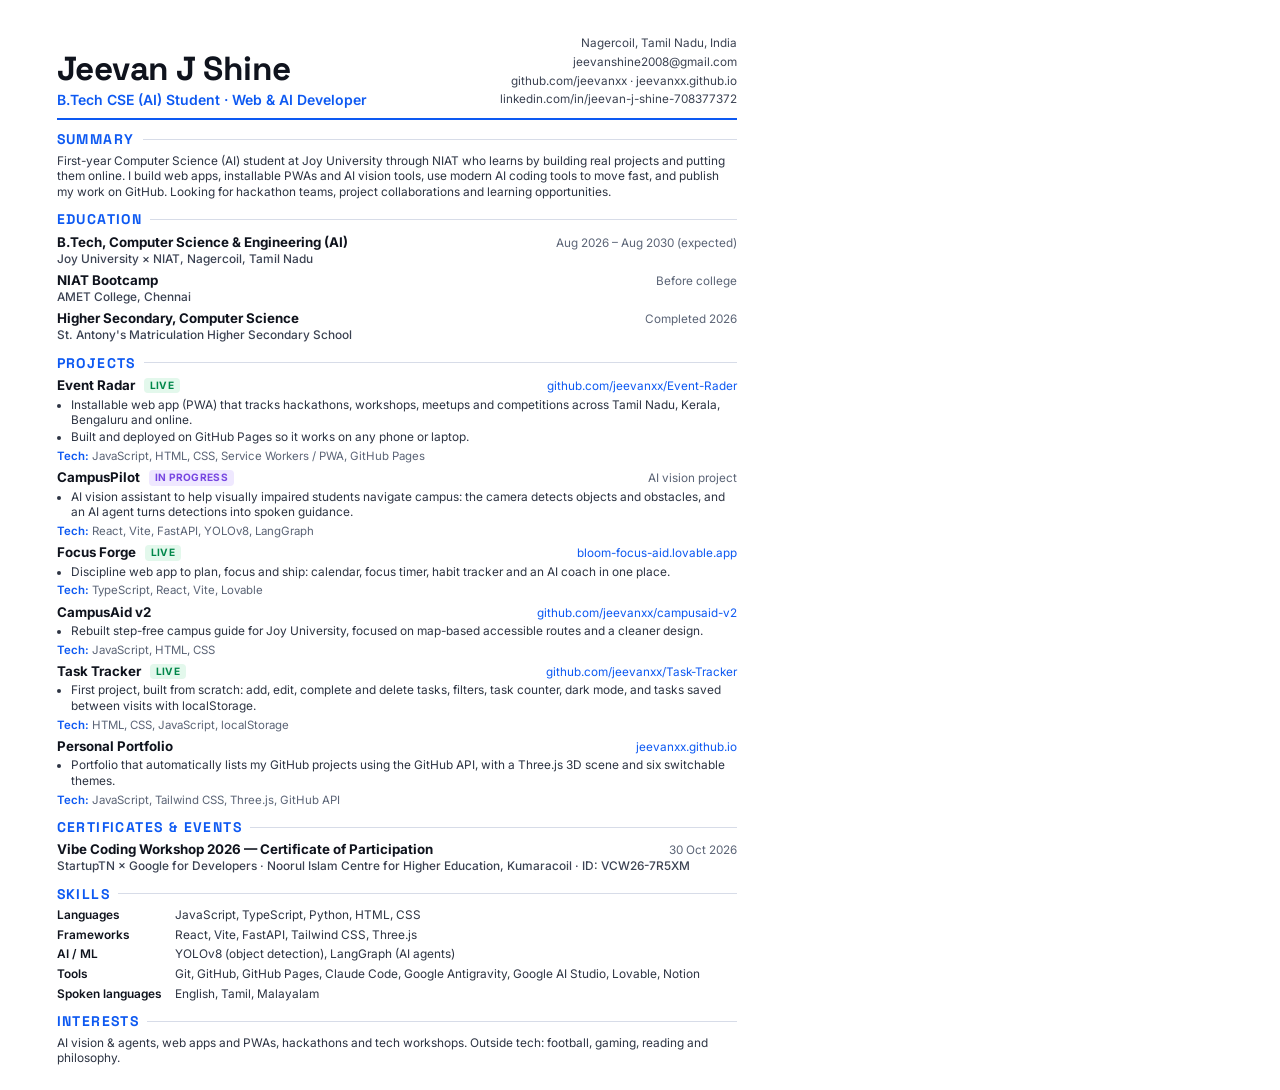
<file: resume-source.html>
<!doctype html>
<html lang="en">
<head>
<meta charset="utf-8">
<title>Jeevan J Shine — Resume</title>
<link href="https://fonts.googleapis.com/css2?family=Inter:wght@400;500;600;700&family=Space+Grotesk:wght@600;700&display=swap" rel="stylesheet">
<style>
  @page { size: A4; margin: 0; }
  * { box-sizing: border-box; margin: 0; padding: 0; }
  body { font-family: 'Inter', Helvetica, Arial, sans-serif; color: #1c2230; font-size: 8.9pt; line-height: 1.32; }
  .page { width: 210mm; padding: 9mm 15mm 6mm; }
  header { display: flex; justify-content: space-between; align-items: flex-end; border-bottom: 2.5px solid #0d59f2; padding-bottom: 9px; }
  h1 { font-family: 'Space Grotesk', 'Inter', sans-serif; font-size: 25pt; line-height: 1; letter-spacing: -.5px; color: #0f131d; }
  .role { font-size: 10.5pt; color: #0d59f2; font-weight: 600; margin-top: 5px; }
  .contact { text-align: right; font-size: 8.8pt; color: #3b4252; line-height: 1.6; }
  .contact a { color: #3b4252; text-decoration: none; }
  h2 { font-family: 'Space Grotesk', 'Inter', sans-serif; font-size: 10.5pt; text-transform: uppercase; letter-spacing: 1.4px; color: #0d59f2; margin: 10px 0 5px; display: flex; align-items: center; gap: 8px; }
  h2::after { content: ""; flex: 1; height: 1px; background: #d7dce8; }
  .summary { color: #2d3443; }
  .item { margin-bottom: 5px; break-inside: avoid; }
  .row { display: flex; justify-content: space-between; gap: 10px; align-items: baseline; }
  .title { font-weight: 700; color: #0f131d; font-size: 10pt; }
  .meta { color: #5b6476; font-size: 8.8pt; white-space: nowrap; }
  .sub { color: #3b4252; font-weight: 500; }
  ul { margin: 3px 0 0 14px; }
  li { margin: 1.5px 0; color: #2d3443; }
  .tech { margin-top: 3px; font-size: 8.6pt; color: #5b6476; }
  .tech b { color: #0d59f2; font-weight: 600; }
  .tag { display: inline-block; font-size: 7.6pt; font-weight: 700; color: #00874a; background: #e3f8ec; border-radius: 4px; padding: 1px 6px; margin-left: 6px; vertical-align: 1px; letter-spacing: .3px; }
  .skills { display: grid; grid-template-columns: 118px 1fr; row-gap: 4px; }
  .skills dt { font-weight: 600; color: #0f131d; }
  .skills dd { color: #2d3443; }
  a.link { color: #0d59f2; text-decoration: none; }
</style>
</head>
<body>
<div class="page">
  <header>
    <div>
      <h1>Jeevan J Shine</h1>
      <div class="role">B.Tech CSE (AI) Student · Web &amp; AI Developer</div>
    </div>
    <div class="contact">
      Nagercoil, Tamil Nadu, India<br>
      <a href="mailto:jeevanshine2008@gmail.com">jeevanshine2008@gmail.com</a><br>
      <a href="https://github.com/jeevanxx">github.com/jeevanxx</a> · <a href="https://jeevanxx.github.io">jeevanxx.github.io</a><br>
      <a href="https://www.linkedin.com/in/jeevan-j-shine-708377372">linkedin.com/in/jeevan-j-shine-708377372</a>
    </div>
  </header>

  <h2>Summary</h2>
  <p class="summary">First-year Computer Science (AI) student at Joy University through NIAT who learns by building real projects and putting them online. I build web apps, installable PWAs and AI vision tools, use modern AI coding tools to move fast, and publish my work on GitHub. Looking for hackathon teams, project collaborations and learning opportunities.</p>

  <h2>Education</h2>
  <div class="item">
    <div class="row"><span class="title">B.Tech, Computer Science &amp; Engineering (AI)</span><span class="meta">Aug 2026 – Aug 2030 (expected)</span></div>
    <div class="sub">Joy University × NIAT, Nagercoil, Tamil Nadu</div>
  </div>
  <div class="item">
    <div class="row"><span class="title">NIAT Bootcamp</span><span class="meta">Before college</span></div>
    <div class="sub">AMET College, Chennai</div>
  </div>
  <div class="item">
    <div class="row"><span class="title">Higher Secondary, Computer Science</span><span class="meta">Completed 2026</span></div>
    <div class="sub">St. Antony's Matriculation Higher Secondary School</div>
  </div>

  <h2>Projects</h2>
  <div class="item">
    <div class="row"><span class="title">Event Radar <span class="tag">LIVE</span></span><a class="meta link" href="https://github.com/jeevanxx/Event-Rader">github.com/jeevanxx/Event-Rader</a></div>
    <ul>
      <li>Installable web app (PWA) that tracks hackathons, workshops, meetups and competitions across Tamil Nadu, Kerala, Bengaluru and online.</li>
      <li>Built and deployed on GitHub Pages so it works on any phone or laptop.</li>
    </ul>
    <div class="tech"><b>Tech:</b> JavaScript, HTML, CSS, Service Workers / PWA, GitHub Pages</div>
  </div>
  <div class="item">
    <div class="row"><span class="title">CampusPilot <span class="tag" style="color:#7746e1;background:#efe8ff">IN PROGRESS</span></span><span class="meta">AI vision project</span></div>
    <ul>
      <li>AI vision assistant to help visually impaired students navigate campus: the camera detects objects and obstacles, and an AI agent turns detections into spoken guidance.</li>
    </ul>
    <div class="tech"><b>Tech:</b> React, Vite, FastAPI, YOLOv8, LangGraph</div>
  </div>
  <div class="item">
    <div class="row"><span class="title">Focus Forge <span class="tag">LIVE</span></span><a class="meta link" href="https://bloom-focus-aid.lovable.app/">bloom-focus-aid.lovable.app</a></div>
    <ul><li>Discipline web app to plan, focus and ship: calendar, focus timer, habit tracker and an AI coach in one place.</li></ul>
    <div class="tech"><b>Tech:</b> TypeScript, React, Vite, Lovable</div>
  </div>
  <div class="item">
    <div class="row"><span class="title">CampusAid v2</span><a class="meta link" href="https://github.com/jeevanxx/campusaid-v2">github.com/jeevanxx/campusaid-v2</a></div>
    <ul><li>Rebuilt step-free campus guide for Joy University, focused on map-based accessible routes and a cleaner design.</li></ul>
    <div class="tech"><b>Tech:</b> JavaScript, HTML, CSS</div>
  </div>
  <div class="item">
    <div class="row"><span class="title">Task Tracker <span class="tag">LIVE</span></span><a class="meta link" href="https://github.com/jeevanxx/Task-Tracker">github.com/jeevanxx/Task-Tracker</a></div>
    <ul><li>First project, built from scratch: add, edit, complete and delete tasks, filters, task counter, dark mode, and tasks saved between visits with localStorage.</li></ul>
    <div class="tech"><b>Tech:</b> HTML, CSS, JavaScript, localStorage</div>
  </div>
  <div class="item">
    <div class="row"><span class="title">Personal Portfolio</span><a class="meta link" href="https://jeevanxx.github.io">jeevanxx.github.io</a></div>
    <ul><li>Portfolio that automatically lists my GitHub projects using the GitHub API, with a Three.js 3D scene and six switchable themes.</li></ul>
    <div class="tech"><b>Tech:</b> JavaScript, Tailwind CSS, Three.js, GitHub API</div>
  </div>

  <h2>Certificates &amp; Events</h2>
  <div class="item">
    <div class="row"><span class="title">Vibe Coding Workshop 2026 — Certificate of Participation</span><span class="meta">30 Oct 2026</span></div>
    <div class="sub">StartupTN × Google for Developers · Noorul Islam Centre for Higher Education, Kumaracoil · ID: VCW26-7R5XM</div>
  </div>

  <h2>Skills</h2>
  <dl class="skills">
    <dt>Languages</dt><dd>JavaScript, TypeScript, Python, HTML, CSS</dd>
    <dt>Frameworks</dt><dd>React, Vite, FastAPI, Tailwind CSS, Three.js</dd>
    <dt>AI / ML</dt><dd>YOLOv8 (object detection), LangGraph (AI agents)</dd>
    <dt>Tools</dt><dd>Git, GitHub, GitHub Pages, Claude Code, Google Antigravity, Google AI Studio, Lovable, Notion</dd>
    <dt>Spoken languages</dt><dd>English, Tamil, Malayalam</dd>
  </dl>

  <h2>Interests</h2>
  <p class="summary">AI vision &amp; agents, web apps and PWAs, hackathons and tech workshops. Outside tech: football, gaming, reading and philosophy.</p>
</div>
</body>
</html>
</file>
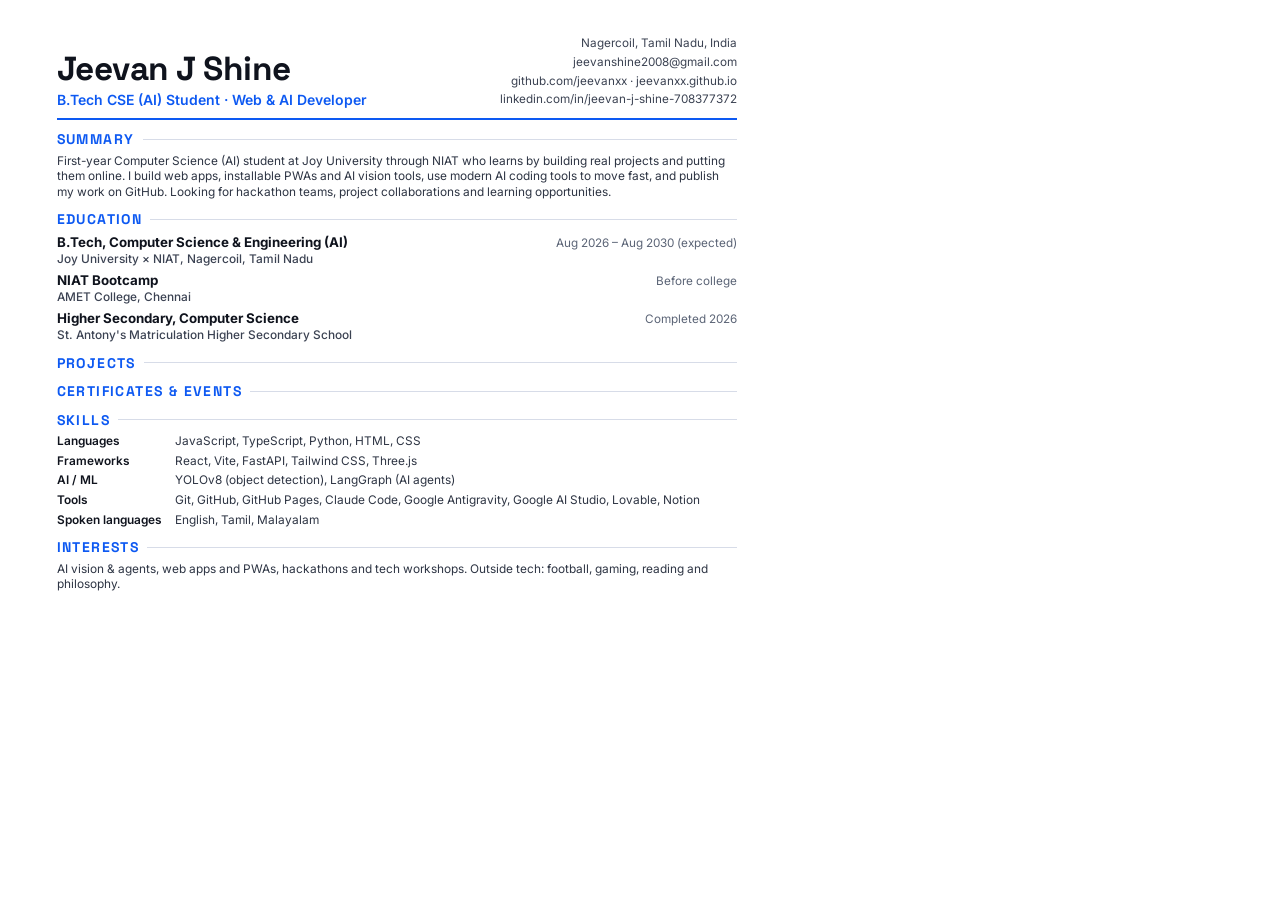
<file: resume-template.html>
<!doctype html>
<html lang="en">
<head>
<meta charset="utf-8">
<title>Jeevan J Shine — Resume</title>
<link href="https://fonts.googleapis.com/css2?family=Inter:wght@400;500;600;700&family=Space+Grotesk:wght@600;700&display=swap" rel="stylesheet">
<style>
  @page { size: A4; margin: 0; }
  * { box-sizing: border-box; margin: 0; padding: 0; }
  body { font-family: 'Inter', Helvetica, Arial, sans-serif; color: #1c2230; font-size: var(--fs, 8.9pt); line-height: 1.32; }
  .page { width: 210mm; padding: 9mm 15mm 6mm; }
  header { display: flex; justify-content: space-between; align-items: flex-end; border-bottom: 2.5px solid #0d59f2; padding-bottom: 9px; }
  h1 { font-family: 'Space Grotesk', 'Inter', sans-serif; font-size: 25pt; line-height: 1; letter-spacing: -.5px; color: #0f131d; }
  .role { font-size: 10.5pt; color: #0d59f2; font-weight: 600; margin-top: 5px; }
  .contact { text-align: right; font-size: 8.8pt; color: #3b4252; line-height: 1.6; }
  .contact a { color: #3b4252; text-decoration: none; }
  h2 { font-family: 'Space Grotesk', 'Inter', sans-serif; font-size: 10.5pt; text-transform: uppercase; letter-spacing: 1.4px; color: #0d59f2; margin: 10px 0 5px; display: flex; align-items: center; gap: 8px; }
  h2::after { content: ""; flex: 1; height: 1px; background: #d7dce8; }
  .summary { color: #2d3443; }
  .item { margin-bottom: 5px; break-inside: avoid; }
  .row { display: flex; justify-content: space-between; gap: 10px; align-items: baseline; }
  .title { font-weight: 700; color: #0f131d; font-size: 10pt; }
  .meta { color: #5b6476; font-size: 8.8pt; white-space: nowrap; }
  .sub { color: #3b4252; font-weight: 500; }
  ul { margin: 3px 0 0 14px; }
  li { margin: 1.5px 0; color: #2d3443; }
  .tech { margin-top: 3px; font-size: 8.6pt; color: #5b6476; }
  .tech b { color: #0d59f2; font-weight: 600; }
  .tag { display: inline-block; font-size: 7.6pt; font-weight: 700; color: #00874a; background: #e3f8ec; border-radius: 4px; padding: 1px 6px; margin-left: 6px; vertical-align: 1px; letter-spacing: .3px; }
  .skills { display: grid; grid-template-columns: 118px 1fr; row-gap: 4px; }
  .skills dt { font-weight: 600; color: #0f131d; }
  .skills dd { color: #2d3443; }
  a.link { color: #0d59f2; text-decoration: none; }
</style>
</head>
<!--
  Resume TEMPLATE. Edit the summary, education, skills and interests here.
  The Projects and Certificates sections are filled in automatically from GitHub
  (projects.json + the certificates folder) by scripts/build.py, and the PDF
  Jeevan-J-Shine-Resume.pdf is rebuilt by GitHub Actions. Do not edit the PDF directly.
-->
<body>
<div class="page">
  <header>
    <div>
      <h1>Jeevan J Shine</h1>
      <div class="role">B.Tech CSE (AI) Student · Web &amp; AI Developer</div>
    </div>
    <div class="contact">
      Nagercoil, Tamil Nadu, India<br>
      <a href="mailto:jeevanshine2008@gmail.com">jeevanshine2008@gmail.com</a><br>
      <a href="https://github.com/jeevanxx">github.com/jeevanxx</a> · <a href="https://jeevanxx.github.io">jeevanxx.github.io</a><br>
      <a href="https://www.linkedin.com/in/jeevan-j-shine-708377372">linkedin.com/in/jeevan-j-shine-708377372</a>
    </div>
  </header>

  <h2>Summary</h2>
  <p class="summary">First-year Computer Science (AI) student at Joy University through NIAT who learns by building real projects and putting them online. I build web apps, installable PWAs and AI vision tools, use modern AI coding tools to move fast, and publish my work on GitHub. Looking for hackathon teams, project collaborations and learning opportunities.</p>

  <h2>Education</h2>
  <div class="item">
    <div class="row"><span class="title">B.Tech, Computer Science &amp; Engineering (AI)</span><span class="meta">Aug 2026 – Aug 2030 (expected)</span></div>
    <div class="sub">Joy University × NIAT, Nagercoil, Tamil Nadu</div>
  </div>
  <div class="item">
    <div class="row"><span class="title">NIAT Bootcamp</span><span class="meta">Before college</span></div>
    <div class="sub">AMET College, Chennai</div>
  </div>
  <div class="item">
    <div class="row"><span class="title">Higher Secondary, Computer Science</span><span class="meta">Completed 2026</span></div>
    <div class="sub">St. Antony's Matriculation Higher Secondary School</div>
  </div>

  <h2>Projects</h2>
<!--PROJECTS-->

  <h2>Certificates &amp; Events</h2>
<!--CERTIFICATES-->

  <h2>Skills</h2>
  <dl class="skills">
    <dt>Languages</dt><dd>JavaScript, TypeScript, Python, HTML, CSS</dd>
    <dt>Frameworks</dt><dd>React, Vite, FastAPI, Tailwind CSS, Three.js</dd>
    <dt>AI / ML</dt><dd>YOLOv8 (object detection), LangGraph (AI agents)</dd>
    <dt>Tools</dt><dd>Git, GitHub, GitHub Pages, Claude Code, Google Antigravity, Google AI Studio, Lovable, Notion</dd>
    <dt>Spoken languages</dt><dd>English, Tamil, Malayalam</dd>
  </dl>

  <h2>Interests</h2>
  <p class="summary">AI vision &amp; agents, web apps and PWAs, hackathons and tech workshops. Outside tech: football, gaming, reading and philosophy.</p>
</div>
</body>
</html>
</file>
